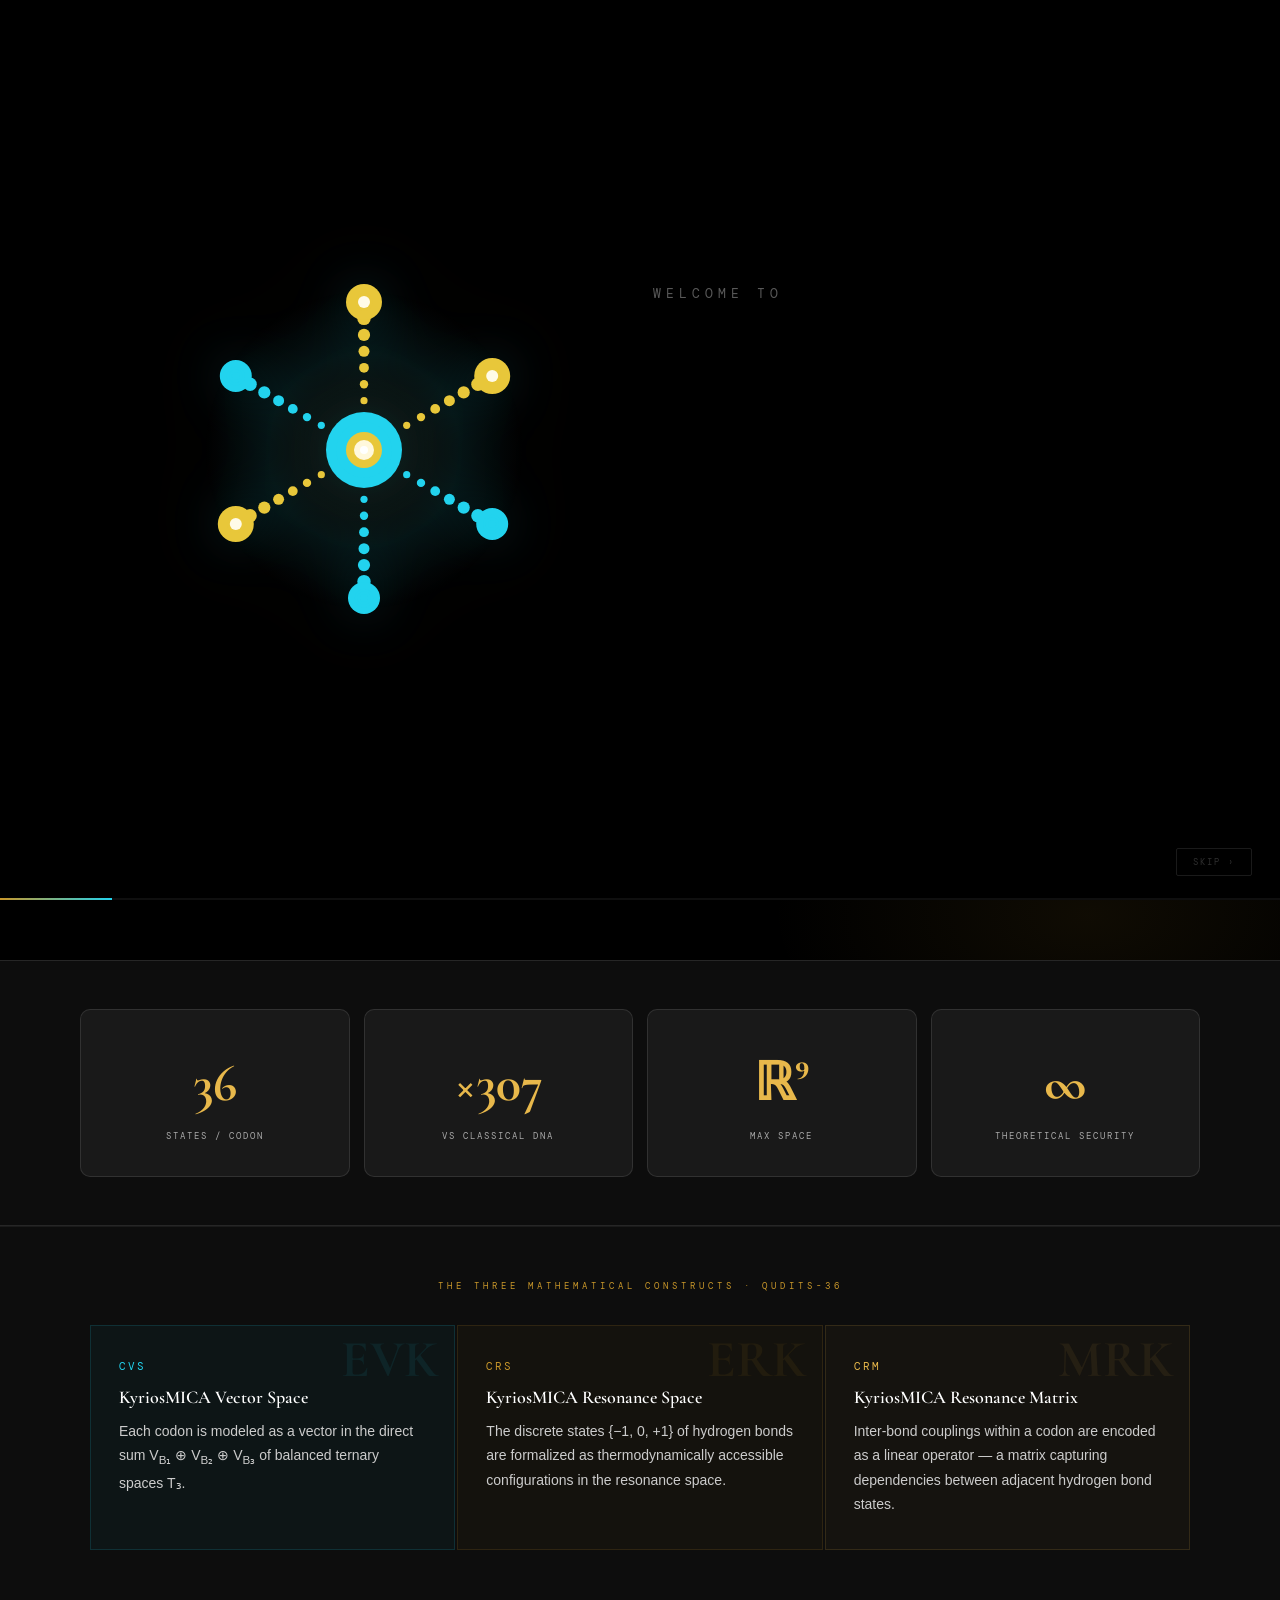
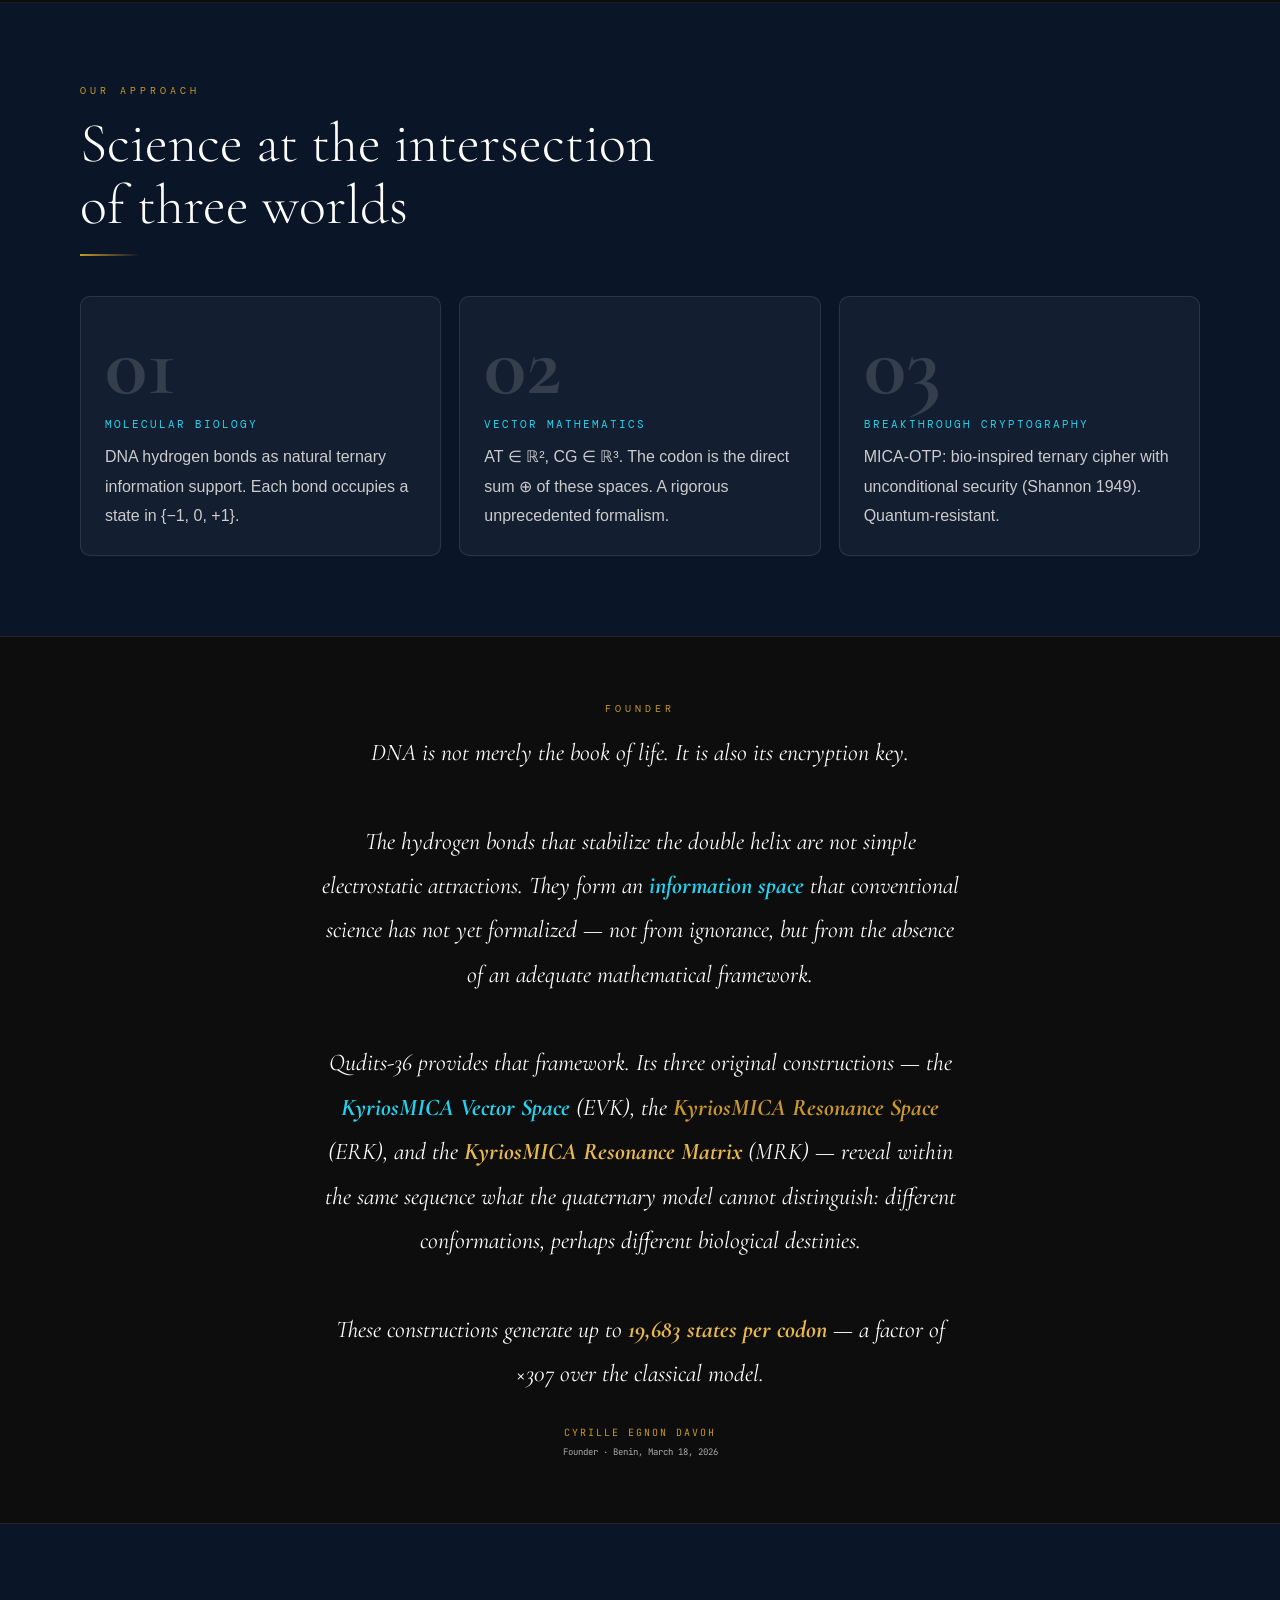
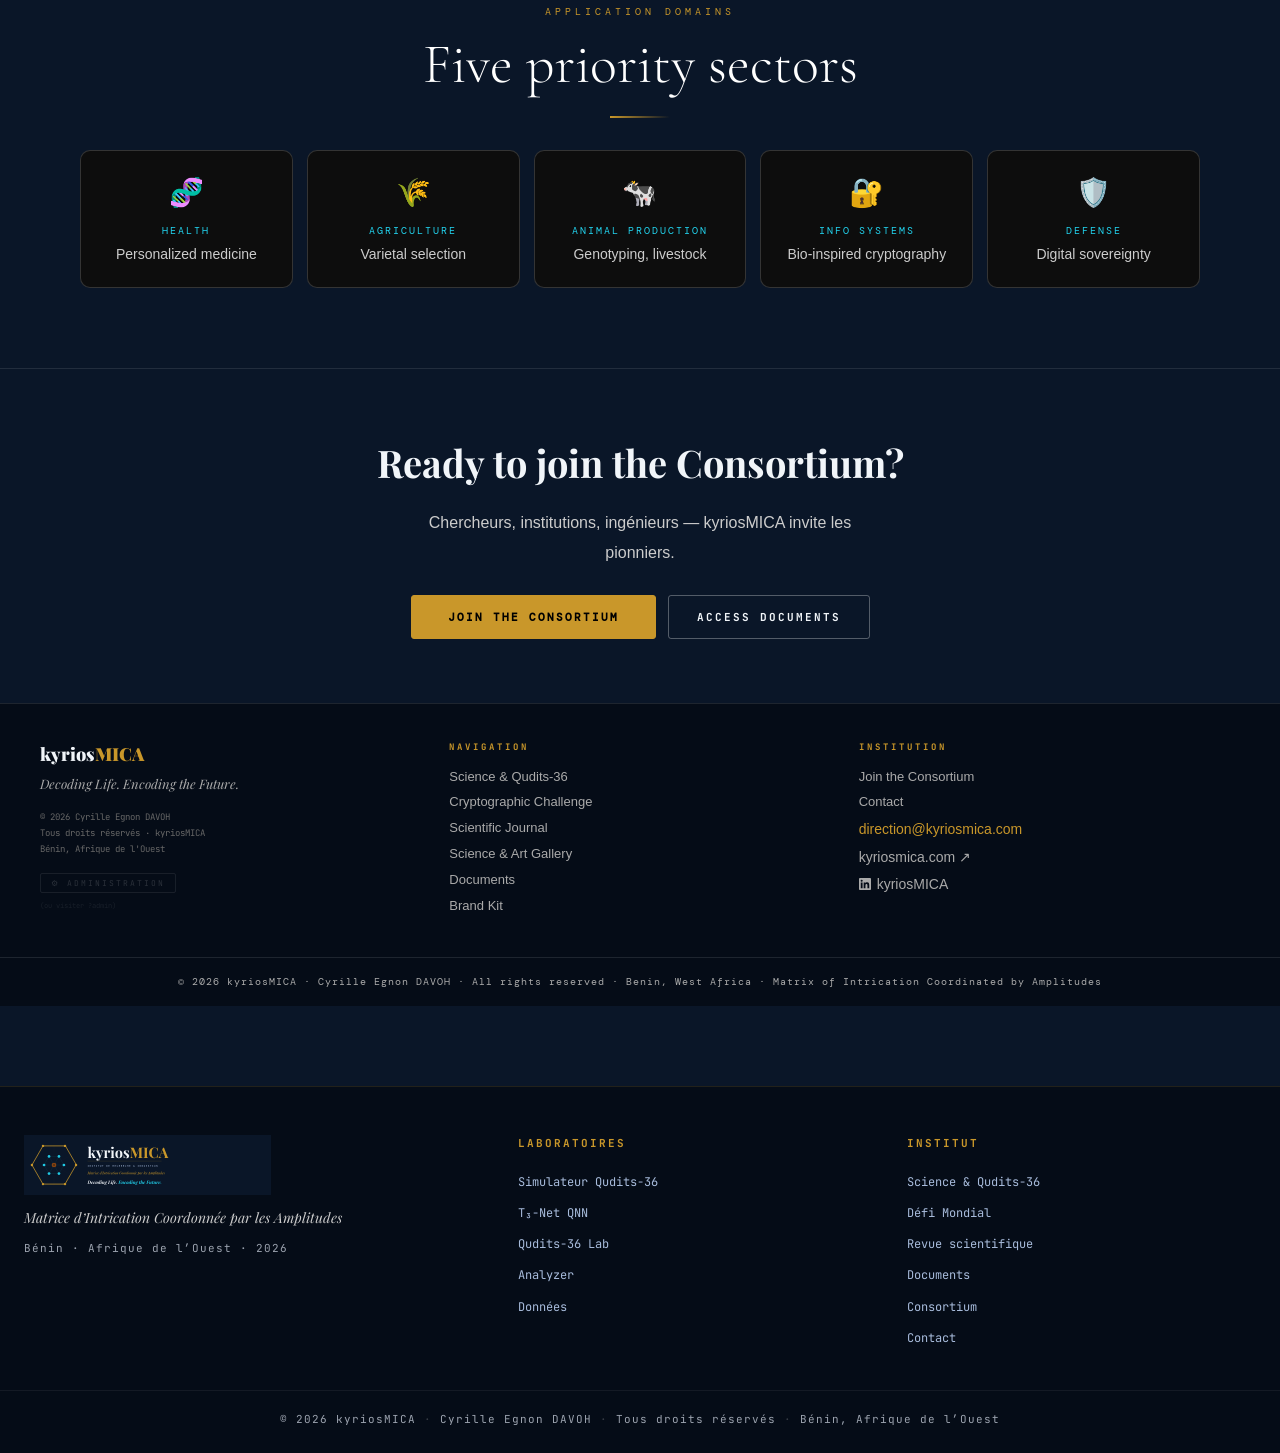
<file: index.html>
<!DOCTYPE html>
<html lang="fr">
<head>
<meta charset="UTF-8"/>
<meta name="viewport" content="width=device-width,initial-scale=1.0"/>
<meta name="author" content="Cyrille Egnon DAVOH"/>
<meta name="copyright" content="© 2026 kyriosMICA — Cyrille Egnon DAVOH. Tous droits réservés."/>
<title>kyriosMICA — Decoding Life. Encoding the Future.</title>
<meta name="description" content="kyriosMICA, Institut de Recherche & Innovation · Bio-Informatique Systémique et Bio-Technologie Quantique. Hypothèse Qudits-36. Bénin, 2026." data-fr="kyriosMICA, Institut de Recherche & Innovation · Bio-Informatique Systémique et Bio-Technologie Quantique. Hypothèse Qudits-36. Bénin, 2026." data-en="kyriosMICA, Research & Innovation Institute · Systemic Bio-Informatics and Quantum Bio-Technology. Qudits-36 hypothesis. Benin, 2026."/>
<meta name="keywords" content="kyriosMICA, bio-informatique, bioinformatique quantique, Qudits-36, ADN, cryptographie, MICA-OTP, Cyrille Egnon DAVOH, Bénin, Afrique"/>
<meta name="robots" content="index, follow"/>
<link rel="canonical" href="https://www.kyriosmica.com/"/>
<meta property="og:title" content="kyriosMICA — Decoding Life. Encoding the Future."/>
<meta property="og:description" content="Institut de Recherche en Bio-Informatique Systémique et Bio-Technologie Quantique. Qudits-36 : 19 683 états par codon. Bénin, 2026."/>
<meta property="og:url" content="https://www.kyriosmica.com/"/>
<meta property="og:type" content="website"/>
<meta property="og:image" content="https://www.kyriosmica.com/assets/logos/logo_primary_EN.png"/>
<meta property="og:site_name" content="kyriosMICA"/>
<meta name="twitter:card" content="summary_large_image"/>
<meta name="twitter:title" content="kyriosMICA — Decoding Life. Encoding the Future."/>
<meta name="twitter:description" content="Institut de Recherche en Bio-Informatique Systémique et Bio-Technologie Quantique. Fondé au Bénin, 2026."/>
<meta name="twitter:image" content="https://www.kyriosmica.com/assets/logos/logo_primary_EN.png"/>

<link rel="icon" type="image/png" href="/assets/logos/logo_icon.png"/>
<link rel="shortcut icon" type="image/png" href="/assets/logos/logo_icon.png"/>
<link rel="apple-touch-icon" href="/assets/logos/logo_icon.png"/>
<meta name="theme-color" content="#000000"/>
<link rel="preconnect" href="https://fonts.googleapis.com"/>
<link rel="preload" href="https://fonts.googleapis.com/css2?family=Cormorant+Garamond:wght@300;700&family=DM+Mono:wght@400&display=swap" as="style"/>
<link href="https://fonts.googleapis.com/css2?family=Cormorant+Garamond:ital,wght@0,300;0,400;0,600;0,700;1,300;1,600&family=DM+Mono:wght@300;400;500;700&family=Libre+Baskerville:ital,wght@0,400;0,700;1,400&display=swap" rel="stylesheet"/>

<!-- ═══════════════════════════════════════════════════════
     FIREBASE SDK
     IMPORTANT : Remplace la config ci-dessous par ta propre
     config Firebase (Firebase Console → Project Settings)
═══════════════════════════════════════════════════════ -->
<script>
// ════════════════════════════════════════════════════════════
//  SYSTÈME DE TÉLÉCHARGEMENT — GitHub Static Files
//  Les fichiers sont dans /documents/ à la racine du dépôt
//
//  NIVEAUX D'ACCÈS :
//  0 = Public (sans identification)
//  1 = Email requis (formulaire portail)
//  2 = Membre approuvé (contact direction uniquement)
// ════════════════════════════════════════════════════════════

const DOCS = {
  // ── NIVEAU 0 — Accès libre ───────────────────────────────
  "KM-DOC-004": {
    file:  "KM-DOC-004_White_Paper_Mathematique.pdf",
    level: 0,
    label: "White Paper Mathématique"
  },
  "KM-DOC-007": {
    file:  "KM-DOC-007_Guide_Technique_Dechiffrement.pdf",
    level: 0,
    label: "Guide Technique de Déchiffrement"
  },
  // ── NIVEAU 1 — Identification email requise ──────────────
  "KM-DOC-001": {
    file:  "KM-DOC-001_Manifeste_Fondateur.pdf",
    level: 0,
    label: "Manifeste Fondateur"
  },
  "KM-DOC-002": {
    file:  "KM-DOC-002_Protocole_MICA.pdf",
    level: 1,
    label: "Protocole MICA"
  },
  "KM-DOC-003": {
    file:  "KM-DOC-003_Rapport_Scientifique.pdf",
    level: 1,
    label: "Rapport Scientifique"
  },
  "KM-DOC-005": {
    file:  "KM-DOC-005_Dossier_Consortium.pdf",
    level: 1,
    label: "Dossier Consortium"
  },
  // ── NIVEAU 2 — Membres approuvés uniquement ──────────────
  "KM-DOC-006": {
    file:  "KM-DOC-006_Plan_Strategique_Master.pdf",
    level: 2,
    label: "Plan Stratégique Master"
  },
};

window.downloadDoc = function(code) {
  const doc = DOCS[code];
  if (!doc) return;

  const userLevel = parseInt(localStorage.getItem('km_level') || '0');

  // ── Niveau 2 : membres approuvés seulement ───────────────
  if (doc.level === 2) {
    showNotif(
      window._lang === 'fr'
        ? '🔒 Réservé aux membres approuvés · Contactez &#100;&#105;&#114;&#101;&#99;&#116;&#105;&#111;&#110;&#64;&#107;&#121;&#114;&#105;&#111;&#115;&#109;&#105;&#99;&#97;&#46;&#99;&#111;&#109;'
        : '🔒 Reserved for approved members · Contact &#100;&#105;&#114;&#101;&#99;&#116;&#105;&#111;&#110;&#64;&#107;&#121;&#114;&#105;&#111;&#115;&#109;&#105;&#99;&#97;&#46;&#99;&#111;&#109;'
    );
    return;
  }

  // ── Niveau 1 : identification requise ────────────────────
  if (doc.level === 1 && userLevel < 1) {
    // Mémoriser le document demandé, ouvrir le portail
    window._pendingDoc = code;
    const gate = document.getElementById('doc-gate');
    if (gate) gate.scrollIntoView({ behavior: 'smooth', block: 'center' });
    showNotif(
      window._lang === 'fr'
        ? 'Identifiez-vous pour télécharger ce document'
        : 'Please identify yourself to download this document'
    );
    return;
  }

  // ── Niveau 0 ou accès déjà accordé : téléchargement direct
  const path = 'documents/' + doc.file;
  const a    = document.createElement('a');
  a.href     = path;
  a.download = doc.file;
  a.target   = '_blank';
  document.body.appendChild(a);
  a.click();
  document.body.removeChild(a);

  showNotif(
    window._lang === 'fr'
      ? '✓ Téléchargement lancé — ' + doc.label
      : '✓ Download started — ' + doc.label
  );
};
</script>

<style>
:root{
  --navy:#0A1628;--deep:#000000;--surface:#0D0D0D;--surf2:#111111;
  --gold:#C9972A;--gold2:#E8B84B;--cyan:#0891B2;--cyan2:#22D3EE;
  --text:#FFFFFF;--muted:#AAAAAA;--dim:#666666;
  --border:#ffffff0f;--border2:#ffffff1a;
  --green:#22c55e;--red:#ef4444;--violet:#8b5cf6;
  --at:#fb923c;--t-neg:#ef4444;--t-zero:#818cf8;--t-pos:#22d3ee;
}
*{margin:0;padding:0;box-sizing:border-box;}
html{scroll-behavior:smooth;}
body{background:var(--deep);color:var(--text);font-family:'Crimson Pro',serif;font-size:18px;line-height:1.7;overflow-x:hidden;visibility:hidden;}
body::before{content:'';position:fixed;inset:0;background-image:url("data:image/svg+xml,%3Csvg viewBox='0 0 200 200' xmlns='http://www.w3.org/2000/svg'%3E%3Cfilter id='n'%3E%3CfeTurbulence type='fractalNoise' baseFrequency='0.85' numOctaves='4'/%3E%3C/filter%3E%3Crect width='100%25' height='100%25' filter='url(%23n)' opacity='0.03'/%3E%3C/svg%3E");pointer-events:none;z-index:999;}
/* grid-bg supprimé */

/* ── NAV ─────────────────────────────────────────────── */
nav{position:fixed;top:0;left:0;right:0;z-index:200;padding:14px 40px;background:#000000f0;backdrop-filter:blur(16px);border-bottom:1px solid var(--border);display:flex;align-items:center;justify-content:space-between;gap:16px;}
.nav-logo{display:flex;align-items:center;gap:8px;text-decoration:none;cursor:pointer;flex-shrink:0;}
.nav-logo-text{font-family:'Playfair Display',serif;font-size:19px;font-weight:900;color:var(--text);}
.nav-logo-text span{color:var(--gold);}
.nav-links{display:flex;gap:20px;align-items:center;flex-wrap:wrap;}
.nav-links a{font-family:'JetBrains Mono',monospace;font-size:10px;letter-spacing:1.5px;text-transform:uppercase;color:#AAAAAA;text-decoration:none;transition:color .2s;cursor:pointer;white-space:nowrap;}
.nav-links a:hover{color:var(--cyan2);}
.nav-right{display:flex;align-items:center;gap:10px;flex-shrink:0;}
.btn-back{font-family:'JetBrains Mono',monospace;font-size:10px;letter-spacing:1px;color:var(--gold);background:var(--gold)11;border:1px solid var(--gold)44;padding:5px 12px;border-radius:3px;cursor:pointer;transition:all .2s;display:none;}
.btn-back:hover{background:var(--gold)22;}
.btn-back.visible{display:block;}
.nav-lang{display:flex;gap:3px;}
.lang-btn{padding:3px 8px;border-radius:3px;cursor:pointer;border:1px solid var(--border2);background:transparent;color:#AAAAAA;font-family:'JetBrains Mono',monospace;font-size:10px;letter-spacing:1px;transition:all .2s;}
.lang-btn.active{background:var(--gold)22;border-color:var(--gold)66;color:var(--gold);}

/* ── PAGES ───────────────────────────────────────────── */
.page{display:none;min-height:100vh;padding-top:60px;}
.page.active{display:block;}

/* ── HERO ────────────────────────────────────────────── */
.hero{min-height:100vh;display:flex;flex-direction:column;align-items:center;justify-content:center;padding:80px clamp(16px,5vw,80px);text-align:center;max-width:100%;}
.hero-tag{font-family:'JetBrains Mono',monospace;font-size:clamp(8px,1.2vw,11px);letter-spacing:2px;text-transform:uppercase;color:var(--cyan2);border:1px solid var(--cyan2)44;padding:5px clamp(10px,2vw,18px);border-radius:2px;max-width:90vw;word-break:break-word;margin-bottom:28px;display:inline-block;animation:fadeUp .8s both;}
.hero h1{font-family:'Playfair Display',serif;font-size:clamp(44px,10vw,96px);font-weight:900;line-height:1.05;letter-spacing:-2px;animation:fadeUp .8s .1s both;width:100%;}
.hero h1 em{color:var(--gold);font-style:normal;}
.hero-slogan{font-family:'Playfair Display',serif;font-size:clamp(17px,3vw,26px);color:#AAAAAA;font-style:italic;margin-top:14px;animation:fadeUp .8s .2s both;letter-spacing:.5px;}
.hero-slogan span{color:var(--gold);}
.hero-eq{display:flex;align-items:center;gap:12px;flex-wrap:wrap;justify-content:center;margin:36px 0;animation:fadeUp .8s .3s both;}
.eq-block{padding:9px 16px;border-radius:6px;border:1px solid var(--border2);background:var(--surface);font-family:'JetBrains Mono',monospace;}
.eq-block .el{color:#AAAAAA;font-size:9px;display:block;margin-bottom:2px;letter-spacing:1px;}
.eq-block .ev{color:var(--cyan2);font-size:13px;font-weight:700;}
.eq-block.gold .ev{color:var(--gold);}
.eq-op{color:var(--dim);font-size:20px;font-family:'JetBrains Mono',monospace;}
.hero-cta{display:flex;gap:12px;flex-wrap:wrap;justify-content:center;animation:fadeUp .8s .4s both;}

/* ── BUTTONS ─────────────────────────────────────────── */
.btn-gold{padding:12px 28px;border-radius:3px;background:var(--gold);color:var(--navy);font-family:'JetBrains Mono',monospace;font-size:11px;font-weight:700;letter-spacing:2px;text-transform:uppercase;border:none;cursor:pointer;transition:all .2s;text-decoration:none;display:inline-block;}
.btn-gold:hover{background:var(--gold2);transform:translateY(-2px);}
.btn-outline{padding:12px 28px;border-radius:3px;background:transparent;color:var(--cyan2);font-family:'JetBrains Mono',monospace;font-size:11px;font-weight:700;letter-spacing:2px;text-transform:uppercase;border:1px solid var(--cyan2)66;cursor:pointer;transition:all .2s;text-decoration:none;display:inline-block;}
.btn-outline:hover{background:var(--cyan2)11;}

/* ── SECTIONS ────────────────────────────────────────── */
.section{padding:80px 40px;max-width:1200px;margin:0 auto;}
.sec-tag{font-family:'JetBrains Mono',monospace;font-size:10px;letter-spacing:3px;text-transform:uppercase;color:var(--gold);display:block;margin-bottom:14px;}
.sec-h2{font-family:'Playfair Display',serif;font-size:clamp(26px,4vw,46px);font-weight:700;line-height:1.1;margin-bottom:18px;}
.divider{width:60px;height:2px;background:linear-gradient(90deg,var(--gold),transparent);margin:0 0 32px;}
.card{background:var(--surface);border:1px solid var(--border2);border-radius:10px;padding:22px;transition:border-color .3s,transform .3s;}
.card:hover{border-color:var(--gold)33;transform:translateY(-3px);}
.card-gold{border-left:3px solid var(--gold);}
.card-cyan{border-left:3px solid var(--cyan2);}
.card-navy{background:var(--navy);border:1px solid var(--gold)33;}

/* ── HOME STATS ──────────────────────────────────────── */
.stats{display:grid;grid-template-columns:repeat(4,1fr);gap:14px;margin-top:40px;}
.stat{text-align:center;padding:24px 14px;background:var(--surface);border-radius:10px;border:1px solid var(--border2);}
.stat-val{font-family:'Playfair Display',serif;font-size:28px;font-weight:900;color:var(--gold);margin-bottom:4px;}
.stat-label{font-family:'JetBrains Mono',monospace;font-size:9px;letter-spacing:2px;color:#AAAAAA;text-transform:uppercase;}
.pillars{display:grid;grid-template-columns:repeat(3,1fr);gap:18px;margin-top:40px;}
.pillar-num{font-family:'Cormorant Garamond',serif;font-size:88px;font-weight:700;color:rgba(255,255,255,0.12);margin-bottom:8px;line-height:1;}
.pillar-title{font-family:'JetBrains Mono',monospace;font-size:10px;letter-spacing:2px;text-transform:uppercase;color:var(--cyan2);margin-bottom:8px;}
.pillar-text{color:#AAAAAA;font-size:15px;}
.sectors{display:grid;grid-template-columns:repeat(5,1fr);gap:14px;margin-top:32px;}
.sector{text-align:center;padding:20px 12px;background:var(--surface);border-radius:10px;border:1px solid var(--border2);transition:border-color .3s;}
.sector:hover{border-color:var(--cyan2)44;}
.sector-icon{font-size:28px;margin-bottom:8px;}
.sector-name{font-family:'JetBrains Mono',monospace;font-size:9px;letter-spacing:1px;text-transform:uppercase;color:var(--cyan2);margin-bottom:4px;}
.sector-desc{color:#AAAAAA;font-size:12px;}

/* ── SCIENCE / SIMULATOR ─────────────────────────────── */
.base-grid{display:grid;grid-template-columns:1fr 1fr;gap:20px;margin:32px 0;}
.base-card{border-radius:10px;padding:24px;border:1px solid;}
.base-card.at{border-color:var(--at)44;background:var(--at)06;}
.base-card.cg{border-color:var(--cyan2)44;background:var(--cyan2)06;}
.base-name{font-family:'Playfair Display',serif;font-size:34px;font-weight:900;margin-bottom:4px;}
.base-card.at .base-name{color:var(--at);}
.base-card.cg .base-name{color:var(--cyan2);}
.base-math{font-family:'JetBrains Mono',monospace;font-size:11px;background:var(--deep);border-radius:8px;padding:12px;color:var(--dim);line-height:2;margin-top:12px;}
.base-math .cv{color:var(--cyan2);}.base-math .gv{color:var(--gold);}
.bond-row{display:flex;align-items:center;gap:8px;margin-top:10px;}
.bond-lbl{font-family:'JetBrains Mono',monospace;font-size:11px;width:22px;font-weight:700;}
.base-card.at .bond-lbl{color:var(--at);}
.base-card.cg .bond-lbl{color:var(--cyan2);}
.bond-bar{flex:1;height:5px;background:#1e293b;border-radius:3px;overflow:hidden;}
.bond-fill{height:100%;border-radius:3px;width:60%;}
.base-card.at .bond-fill{background:linear-gradient(90deg,var(--at)88,var(--at));}
.base-card.cg .bond-fill{background:linear-gradient(90deg,var(--cyan2)88,var(--cyan2));}
.trit{display:inline-block;padding:1px 6px;border-radius:3px;font-family:'JetBrains Mono',monospace;font-size:10px;font-weight:700;}
.t-n{background:#ef444422;color:var(--t-neg);border:1px solid #ef444444;}
.t-z{background:#6366f122;color:var(--t-zero);border:1px solid #6366f144;}
.t-p{background:var(--cyan2)22;color:var(--t-pos);border:1px solid var(--cyan2)44;}
.math-block{background:var(--surface);border-left:3px solid var(--cyan2);padding:12px 18px;font-family:'JetBrains Mono',monospace;font-size:12px;color:var(--cyan2);margin:12px 0;border-radius:0 8px 8px 0;}
.codon-result{background:linear-gradient(135deg,var(--surface),var(--deep));border:1px solid var(--gold)33;border-radius:10px;padding:28px;text-align:center;margin-top:20px;}
.codon-big{font-family:'Playfair Display',serif;font-size:clamp(28px,5vw,58px);font-weight:900;color:var(--gold);}

/* ── SIMULATOR INTERACTIVE ───────────────────────────── */
.sim-box{background:var(--surface);border:1px solid var(--border2);border-radius:12px;padding:24px;margin-top:32px;}
.sim-codon{display:flex;gap:12px;margin:16px 0;overflow-x:auto;padding-bottom:8px;}
.sim-base{background:var(--deep);border-radius:10px;padding:16px;flex-shrink:0;min-width:180px;border:2px solid var(--border2);transition:border-color .2s;}
.sim-base.at-type{border-color:var(--at)44;}
.sim-base.cg-type{border-color:var(--cyan2)44;}
.sim-base-header{display:flex;justify-content:space-between;align-items:flex-start;margin-bottom:10px;}
.sim-base-name{font-family:'Playfair Display',serif;font-size:20px;font-weight:900;}
.sim-type-btns{display:flex;gap:4px;}
.sim-type-btn{padding:3px 8px;border-radius:3px;cursor:pointer;font-family:'JetBrains Mono',monospace;font-size:9px;font-weight:700;border:1px solid var(--border2);background:transparent;color:#AAAAAA;transition:all .15s;}
.sim-type-btn.active-at{border-color:var(--at);background:var(--at)22;color:var(--at);}
.sim-type-btn.active-cg{border-color:var(--cyan2);background:var(--cyan2)22;color:var(--cyan2);}
.sim-bond{display:flex;align-items:center;gap:6px;margin-bottom:8px;}
.sim-bond-name{font-family:'JetBrains Mono',monospace;font-size:10px;font-weight:700;width:22px;}
.sim-bond-bar{flex:1;height:4px;background:#1e293b;border-radius:2px;overflow:hidden;}
.sim-bond-fill{height:100%;border-radius:2px;transition:width .3s,background .3s;}
.sim-trit-btns{display:flex;gap:2px;}
.sim-trit-btn{width:20px;height:20px;border-radius:3px;cursor:pointer;border:1px solid var(--border2);background:transparent;font-size:8px;font-weight:700;font-family:'JetBrains Mono',monospace;display:flex;align-items:center;justify-content:center;transition:all .15s;}
.sim-vec{font-family:'JetBrains Mono',monospace;font-size:10px;color:#AAAAAA;margin-top:8px;text-align:center;}
.sim-summary{display:grid;grid-template-columns:repeat(3,1fr);gap:10px;margin-top:16px;}
.sim-stat{background:var(--deep);border-radius:8px;padding:12px;text-align:center;}
.sim-stat-val{font-family:'JetBrains Mono',monospace;font-size:16px;font-weight:700;margin-bottom:2px;}
.sim-stat-lbl{font-size:10px;color:#AAAAAA;font-family:'JetBrains Mono',monospace;}
.sim-codon-vec{background:var(--deep);border-radius:8px;padding:12px;margin-top:12px;font-family:'JetBrains Mono',monospace;font-size:11px;color:#AAAAAA;word-break:break-all;line-height:1.8;}

/* ── CHALLENGE ───────────────────────────────────────── */
.challenge-box{background:var(--surface);border:1px solid var(--gold)44;border-radius:14px;padding:36px;position:relative;overflow:hidden;}
.challenge-box::before{content:'';position:absolute;top:-50%;left:-50%;width:200%;height:200%;background:radial-gradient(ellipse at center,var(--gold)04,transparent 60%);pointer-events:none;}
.ch-stats{display:grid;grid-template-columns:repeat(3,1fr);gap:14px;margin:24px 0;}
.ch-stat{background:var(--deep);border-radius:8px;padding:16px;text-align:center;border:1px solid var(--border2);}
.ch-stat-val{font-family:'Playfair Display',serif;font-size:22px;font-weight:900;color:var(--gold);margin-bottom:3px;}
.ch-stat-lbl{font-family:'JetBrains Mono',monospace;font-size:9px;letter-spacing:2px;color:#AAAAAA;text-transform:uppercase;}
.countdown{display:grid;grid-template-columns:repeat(4,1fr);gap:10px;margin:20px 0;}
.cd-unit{background:var(--navy);border:1px solid var(--gold)33;border-radius:8px;padding:14px;text-align:center;}
.cd-val{font-family:'Playfair Display',serif;font-size:26px;font-weight:900;color:var(--gold);}
.cd-lbl{font-family:'JetBrains Mono',monospace;font-size:9px;color:#AAAAAA;letter-spacing:2px;text-transform:uppercase;}
.cipher-display{background:var(--deep);border-radius:8px;padding:16px;font-family:'JetBrains Mono',monospace;font-size:10px;color:var(--dim);word-break:break-all;line-height:1.8;border:1px solid var(--border2);margin:16px 0;max-height:110px;overflow-y:auto;}

/* ── REVUE ───────────────────────────────────────────── */
.article-grid{display:grid;grid-template-columns:repeat(2,1fr);gap:20px;margin-top:32px;}
.article-card{background:var(--surface);border:1px solid var(--border2);border-radius:10px;overflow:hidden;transition:all .3s;cursor:pointer;}
.article-card:hover{border-color:var(--gold)44;transform:translateY(-4px);}
.article-img{height:140px;display:flex;align-items:center;justify-content:center;font-size:44px;}
.article-body{padding:18px;}
.article-tag{font-family:'JetBrains Mono',monospace;font-size:9px;letter-spacing:2px;text-transform:uppercase;color:var(--cyan2);margin-bottom:6px;}
.article-title{font-family:'Playfair Display',serif;font-size:18px;font-weight:700;margin-bottom:6px;line-height:1.3;}
.article-excerpt{color:#AAAAAA;font-size:14px;line-height:1.6;}
.article-meta{font-family:'JetBrains Mono',monospace;font-size:9px;color:var(--dim);margin-top:10px;}

/* ── GALERIE ─────────────────────────────────────────── */
.gallery-grid{display:grid;grid-template-columns:repeat(3,1fr);gap:14px;margin-top:32px;}
.gallery-item{border-radius:10px;overflow:hidden;border:1px solid var(--border2);transition:all .3s;cursor:pointer;}
.gallery-item:hover{border-color:var(--gold)44;transform:scale(1.02);}
.gallery-visual{height:160px;display:flex;align-items:center;justify-content:center;}
.gallery-cap{padding:12px;background:var(--surface);}
.gallery-cap-title{font-family:'JetBrains Mono',monospace;font-size:10px;letter-spacing:1px;color:var(--text);margin-bottom:3px;}
.gallery-cap-sub{font-size:12px;color:#AAAAAA;}

/* ── DOCUMENTS ───────────────────────────────────────── */
.doc-gate{background:var(--surface);border:1px solid var(--gold)33;border-radius:14px;padding:36px;max-width:520px;margin:32px auto;}
.doc-gate h3{font-family:'Playfair Display',serif;font-size:22px;font-weight:700;margin-bottom:8px;}
.form-group{margin-bottom:14px;}
.form-label{font-family:'JetBrains Mono',monospace;font-size:10px;letter-spacing:2px;color:#AAAAAA;display:block;margin-bottom:5px;text-transform:uppercase;}
.form-input,.form-select{width:100%;background:var(--deep);border:1px solid var(--border2);border-radius:6px;padding:9px 13px;color:var(--text);font-size:14px;outline:none;font-family:'Crimson Pro',serif;transition:border-color .2s;}
.form-input:focus,.form-select:focus{border-color:var(--gold)66;}
.doc-grid{display:grid;grid-template-columns:repeat(2,1fr);gap:14px;margin-top:28px;}
.doc-card{background:var(--surface);border:1px solid var(--border2);border-radius:10px;padding:18px;display:flex;flex-direction:column;gap:8px;transition:border-color .3s;}
.doc-card:hover{border-color:var(--cyan2)44;}
.doc-card.public{border-color:var(--green)22;}
.doc-card.restricted{border-color:var(--gold)22;}
.doc-code{font-family:'JetBrains Mono',monospace;font-size:9px;color:var(--gold);letter-spacing:1px;}
.doc-badge{font-family:'JetBrains Mono',monospace;font-size:8px;padding:2px 6px;border-radius:2px;letter-spacing:1px;}
.doc-badge.pub{background:var(--green)22;color:var(--green);border:1px solid var(--green)44;}
.doc-badge.res{background:var(--gold)22;color:var(--gold);border:1px solid var(--gold)44;}
.doc-title{font-family:'Playfair Display',serif;font-size:15px;font-weight:700;}
.doc-desc{color:#AAAAAA;font-size:12px;flex:1;}
.doc-dl-btn{font-family:'JetBrains Mono',monospace;font-size:10px;cursor:pointer;letter-spacing:1px;background:none;border:none;padding:0;transition:color .2s;text-align:left;}
.doc-dl-btn.pub{color:var(--green);}
.doc-dl-btn.pub:hover{color:var(--cyan2);}
.doc-dl-btn.res{color:var(--gold);}
.doc-dl-btn.res:hover{color:var(--gold2);}

/* ── CONSORTIUM ──────────────────────────────────────── */
.levels-grid{display:grid;grid-template-columns:repeat(4,1fr);gap:14px;margin:32px 0;}
.level-card{border-radius:10px;padding:20px;border:1px solid var(--border2);transition:all .3s;text-align:center;}
.level-card:hover{transform:translateY(-4px);}
.l1{border-color:#AAAAAA44;background:#64748b06;}
.l2{border-color:var(--cyan2)44;background:var(--cyan2)06;}
.l3{border-color:var(--gold)44;background:var(--gold)06;}
.l4{border-color:var(--violet)44;background:var(--violet)06;}
.level-num{font-family:'Playfair Display',serif;font-size:32px;font-weight:900;margin-bottom:6px;}
.l1 .level-num{color:#AAAAAA;}.l2 .level-num{color:var(--cyan2);}.l3 .level-num{color:var(--gold);}.l4 .level-num{color:var(--violet);}
.level-name{font-family:'JetBrains Mono',monospace;font-size:9px;letter-spacing:2px;text-transform:uppercase;margin-bottom:8px;}
.l1 .level-name{color:#AAAAAA;}.l2 .level-name{color:var(--cyan2);}.l3 .level-name{color:var(--gold);}.l4 .level-name{color:var(--violet);}
.level-desc{color:#AAAAAA;font-size:13px;}

/* ── CONTACT ─────────────────────────────────────────── */
.contact-grid{display:grid;grid-template-columns:1fr 1fr;gap:32px;margin-top:32px;align-items:start;}
.contact-form{background:var(--surface);border-radius:14px;padding:32px;border:1px solid var(--border2);}
.contact-info{display:flex;flex-direction:column;gap:16px;}
.contact-item{background:var(--surface);border-radius:10px;padding:18px;border:1px solid var(--border2);}
.contact-item-label{font-family:'JetBrains Mono',monospace;font-size:9px;letter-spacing:2px;color:var(--gold);text-transform:uppercase;margin-bottom:5px;}
.contact-item-val{font-size:14px;color:var(--text);}
textarea.form-input{height:110px;resize:vertical;}

/* ── BRAND KIT ───────────────────────────────────────── */
.palette-grid{display:grid;grid-template-columns:repeat(6,1fr);gap:10px;margin:24px 0;}
.swatch{border-radius:8px;overflow:hidden;border:1px solid var(--border2);}
.swatch-color{height:64px;}
.swatch-info{padding:8px 10px;background:var(--surface);}
.swatch-name{font-family:'JetBrains Mono',monospace;font-size:8px;color:var(--text);margin-bottom:2px;}
.swatch-hex{font-family:'JetBrains Mono',monospace;font-size:8px;color:#AAAAAA;}
.swatch-copy-btn{font-family:'JetBrains Mono',monospace;font-size:8px;color:var(--gold);cursor:pointer;background:none;border:none;display:block;margin-top:3px;}
.logo-dl-grid{display:grid;grid-template-columns:repeat(2,1fr);gap:14px;margin:24px 0;}
.logo-dl-card{background:var(--surface);border:1px solid var(--border2);border-radius:10px;overflow:hidden;transition:border-color .3s;}
.logo-dl-card:hover{border-color:var(--gold)44;}
.logo-preview{height:90px;display:flex;align-items:center;justify-content:center;padding:14px;}
.logo-preview.dk{background:var(--navy);}
.logo-preview.lt{background:#F1F5F9;}
.logo-preview.sl{background:#050D1A;}
.logo-preview.ic{background:var(--navy);}
.logo-dl-info{padding:12px;}
.logo-dl-name{font-family:'JetBrains Mono',monospace;font-size:10px;font-weight:700;color:var(--text);margin-bottom:3px;}
.logo-dl-desc{color:#AAAAAA;font-size:12px;margin-bottom:8px;}

/* ── MODAL ───────────────────────────────────────────── */
.modal-overlay{position:fixed;inset:0;background:#00000088;backdrop-filter:blur(8px);z-index:500;display:none;align-items:center;justify-content:center;padding:20px;}
.modal-overlay.open{display:flex;}
.modal{background:var(--navy);border:1px solid var(--gold)44;border-radius:14px;padding:36px;max-width:460px;width:100%;max-height:90vh;overflow-y:auto;position:relative;}
.modal-close{position:absolute;top:14px;right:18px;background:none;border:none;color:#AAAAAA;font-size:18px;cursor:pointer;}
.article-modal{max-width:660px;}

/* ── NOTIF ───────────────────────────────────────────── */
.notif{position:fixed;bottom:20px;right:20px;background:var(--surface);border:1px solid var(--gold)44;border-radius:8px;padding:12px 18px;font-family:'JetBrains Mono',monospace;font-size:11px;color:var(--gold);z-index:600;transform:translateY(80px);opacity:0;transition:all .3s;}
.notif.show{transform:translateY(0);opacity:1;}

/* ── COPYRIGHT BAR ───────────────────────────────────── */
.copyright-bar{text-align:center;padding:16px;border-top:1px solid var(--border);font-family:'JetBrains Mono',monospace;font-size:10px;color:var(--dim);letter-spacing:1px;background:var(--deep);}

/* ── FOOTER ──────────────────────────────────────────── */
footer{border-top:1px solid var(--border);padding:36px 40px;display:grid;grid-template-columns:1fr 1fr 1fr;gap:28px;background:var(--deep);}
.footer-brand .logo-text{font-family:'Playfair Display',serif;font-size:18px;font-weight:900;}
.footer-brand .logo-text span{color:var(--gold);}
.footer-brand .slogan{font-family:'Playfair Display',serif;font-style:italic;font-size:13px;color:#AAAAAA;margin-top:5px;}
.footer-col h4{font-family:'JetBrains Mono',monospace;font-size:9px;letter-spacing:3px;text-transform:uppercase;color:var(--gold);margin-bottom:12px;}
.footer-col a{display:block;font-size:13px;color:#AAAAAA;text-decoration:none;margin-bottom:5px;transition:color .2s;cursor:pointer;}
.footer-col a:hover{color:var(--cyan2);}

/* ── ANIMATIONS ──────────────────────────────────────── */
@keyframes fadeUp{from{opacity:0;transform:translateY(22px);}to{opacity:1;transform:translateY(0);}}
.reveal{opacity:0;transform:translateY(24px);transition:opacity .8s,transform .8s;}
.reveal.visible{opacity:1;transform:translateY(0);}

/* ── RESPONSIVE ──────────────────────────────────────── */
@media(max-width:900px){
  nav{padding:12px 16px;}
  .nav-links{gap:12px;}
  .nav-links a{font-size:9px;}
}
@media(max-width:700px){
  .nav-links{display:none;}
  .hero{padding:60px 20px;}
  .section{padding:48px 20px;}
  .stats,.pillars,.sectors,.base-grid,.article-grid,.gallery-grid,.doc-grid,.levels-grid,.contact-grid,.ch-stats,.countdown,.palette-grid,.logo-dl-grid{grid-template-columns:1fr;}
  .hero-eq{gap:8px;}
  .sim-codon{flex-direction:column;}
  footer{grid-template-columns:1fr;padding:24px 20px;}
}

/* ═══════════════════════════════════════════════════════════
   KYRIOSMICA v3 — OVERRIDE VISUEL COMPLET
   Contraste maximal · Typographie raffinée · Finesse éditoriale
═══════════════════════════════════════════════════════════ */

/* 1. VARIABLES CORRIGÉES — CONTRASTE MAXIMUM */
:root{
  /* Textes — parfaitement lisibles */
  --text:    #FFFFFF;
  --muted:   #A8BCDC;
  --dim:     #6B84A8;
  --surface: #0d1a2e;
  --surf2:   #102040;
  --border:  rgba(255,255,255,0.10);
  --border2: rgba(255,255,255,0.17);
  --at:      #FFA040;
}

/* 2. TYPOGRAPHIE PRINCIPALE — Cormorant Garamond */
body{
  font-family:"Libre Baskerville",Georgia,serif;
  font-size:17px;
  line-height:1.85;
  color:#F0F6FF;
  background:#000000;
}

/* 3. HERO — Gradient dramatique + textes lumineux */
.hero{
  background:
    radial-gradient(ellipse 90% 60% at 50% -10%, rgba(8,145,178,0.18) 0%, transparent 65%),
    radial-gradient(ellipse 50% 40% at 80% 100%, rgba(201,151,42,0.10) 0%, transparent 55%),
    #000000;
  min-height:100vh;
}
.hero h1{
  font-family:"Cormorant Garamond",serif;
  font-size:clamp(52px,9vw,100px);
  font-weight:300;
  letter-spacing:-2px;
  color:#FFFFFF;
  line-height:1.0;
}
.hero h1 em{
  color:#E8B84B;
  font-style:normal;
  font-weight:700;
}
.hero-slogan{
  font-family:"Cormorant Garamond",serif;
  font-size:clamp(20px,3vw,30px);
  color:#CCCCCC;
  font-style:italic;
  font-weight:300;
}
.hero-slogan span{color:#E8B84B;font-style:normal;font-weight:600;}
.hero-tag{
  font-family:"DM Mono",monospace;
  font-size:10.5px;letter-spacing:3.5px;
  color:#22D3EE;
  border-color:rgba(34,211,238,0.35);
  padding:8px 22px;
}
.eq-block{
  background:rgba(255,255,255,0.05);
  border-color:rgba(255,255,255,0.15);
  backdrop-filter:blur(8px);
}
.eq-block .el{color:#AAAAAA;font-size:10px;letter-spacing:2px;}
.eq-block .ev{color:#22D3EE;font-size:16px;}
.eq-block.gold .ev{color:#E8B84B;}
.eq-op{color:#2a3a55;font-size:24px;}

/* 4. NAVIGATION */
nav{
  background:rgba(0,0,0,0.95);
  border-bottom-color:rgba(201,151,42,0.2);
  height:66px;
}
.nav-logo-text{
  font-family:"Cormorant Garamond",serif;
  font-size:22px;font-weight:700;
  color:#FFFFFF;
}
.nav-links a{
  font-family:"DM Mono",monospace;
  font-size:10px;letter-spacing:1.8px;
  color:#AAAAAA;
}
.nav-links a:hover{color:#FFFFFF;background:rgba(255,255,255,0.07);}

/* 5. SECTIONS — Titres dramatiques */
.sec-h2{
  font-family:"Cormorant Garamond",serif;
  font-size:clamp(32px,5vw,56px);
  font-weight:300;
  color:#FFFFFF;
  line-height:1.1;
}
.sec-tag{
  font-family:"DM Mono",monospace;
  font-size:10px;letter-spacing:4px;color:#C9972A;
}

/* 6. PILLIERS */
.pillar-text{color:#CCCCCC;font-size:16px;line-height:1.85;}
.pillar-title{color:#22D3EE;font-family:"DM Mono",monospace;font-size:10.5px;}
.pillar-num{color:rgba(255,255,255,0.14) !important;font-family:"Cormorant Garamond",serif !important;font-size:88px !important;}

/* 7. CARTES — Meilleures surfaces */
.card{
  background:rgba(255,255,255,0.05);
  border-color:rgba(255,255,255,0.10);
}
.card:hover{
  background:rgba(255,255,255,0.07);
  border-color:rgba(201,151,42,0.3);
}
.card-gold{border-left-color:#C9972A;border-left-width:3px;}
.card-cyan{border-left-color:#22D3EE;border-left-width:3px;}
.card-navy{background:#0A1628;border-color:rgba(201,151,42,0.25);}

/* 8. STATISTIQUES */
.stat{
  background:rgba(255,255,255,0.05);
  border-color:rgba(255,255,255,0.10);
  padding:32px 16px;
}
.stat-val{
  font-family:"Cormorant Garamond",serif;
  font-size:52px;font-weight:700;
  color:#E8B84B;
}
.stat-label{color:#AAAAAA;letter-spacing:2px;}

/* 9. TOUS LES TEXTES DE CORPS */
p,.pillar-text,.article-excerpt,.doc-desc,
.level-desc,.sector-desc,.page-lead,.ch-desc{
  color:#CCCCCC;
  line-height:1.85;
}

/* 10. TITRES H1 PAGES */
.page-h1, .sec-h2{
  font-family:"Cormorant Garamond",serif;
  font-weight:300;
  color:#FFFFFF;
}
.page-h1 em, .sec-h2 em{
  color:#E8B84B;
  font-style:italic;
}

/* 11. HERO DES PAGES */
.page-hero, .challenge-hero{
  background:
    radial-gradient(ellipse 70% 50% at 50% 0%,rgba(8,145,178,0.12),transparent 70%),
    #000000;
  padding:140px 52px 80px;
  text-align:center;
}
.page-eyebrow{
  font-family:"DM Mono",monospace;
  font-size:10px;letter-spacing:4px;
  color:#22D3EE;
  border-color:rgba(34,211,238,0.3);
  display:inline-block;
  padding:7px 20px;
  border-radius:2px;
  margin-bottom:28px;
}

/* 12. FORMULAIRES */
.form-lbl{
  font-family:"DM Mono",monospace;
  font-size:10px;letter-spacing:2px;
  color:#AAAAAA;
}
.form-input,.form-select{
  background:rgba(0,0,0,0.35);
  border-color:rgba(255,255,255,0.15);
  color:#FFFFFF;
  font-family:"Libre Baskerville",serif;
}
.form-input::placeholder{color:#445577;}
.form-input:focus,.form-select:focus{border-color:rgba(201,151,42,0.5);}
.form-select option{background:#0A1628;}

/* 13. ARTICLES */
.article-h3,.article-title{
  font-family:"Cormorant Garamond",serif;
  font-size:22px;font-weight:600;
  color:#FFFFFF;line-height:1.3;
}
.article-tag{
  font-family:"DM Mono",monospace;
  font-size:9px;letter-spacing:2px;color:#22D3EE;
}
.article-excerpt{color:#CCCCCC;}
.article-meta{color:#445577;font-family:"DM Mono",monospace;font-size:10px;}

/* 14. DOCUMENTS */
.doc-title{
  font-family:"Cormorant Garamond",serif;
  font-size:17px;font-weight:600;color:#FFFFFF;
}
.doc-code,.doc-code-ref{
  font-family:"DM Mono",monospace;
  font-size:9px;color:#C9972A;letter-spacing:1.5px;
}
.doc-desc{color:#CCCCCC;}
.doc-dl-btn{font-family:"DM Mono",monospace;}

/* 15. NIVEAUX CONSORTIUM */
.level-num{
  font-family:"Cormorant Garamond",serif;
  font-size:72px;font-weight:700;line-height:1;
}
.level-title{
  font-family:"DM Mono",monospace;
  font-size:10px;letter-spacing:2px;text-transform:uppercase;
}
.level-desc{color:#CCCCCC;font-size:15px;line-height:1.8;}

/* 16. CONTACT */
.contact-item-val{font-size:16px;color:#FFFFFF;}
.contact-item-label{
  font-family:"DM Mono",monospace;
  font-size:9px;letter-spacing:2px;color:#C9972A;
}

/* 17. CHALLENGE */
.ch-stat-val{
  font-family:"Cormorant Garamond",serif;
  font-size:36px;font-weight:700;color:#E8B84B;
}
.ch-stat-lbl{color:#AAAAAA;font-family:"DM Mono",monospace;font-size:9px;}
.cd-val{
  font-family:"Cormorant Garamond",serif;
  font-size:44px;font-weight:700;color:#E8B84B;
}
.cd-lbl{color:#AAAAAA;font-family:"DM Mono",monospace;font-size:9px;}
.cipher-box{
  background:rgba(0,0,0,0.45);
  color:rgba(255,255,255,0.35);
  font-family:"DM Mono",monospace;
  font-size:11px;line-height:2;
}
.metadata-box{
  background:rgba(0,0,0,0.35);
  font-family:"DM Mono",monospace;
  font-size:11px;color:#445577;line-height:2;
}
.metadata-box span{color:#AAAAAA;}

/* 18. QUOTE */
.quote-text{
  font-family:"Cormorant Garamond",serif;
  font-size:clamp(22px,3.5vw,36px);
  font-weight:300;font-style:italic;
  color:#FFFFFF;line-height:1.5;
}
.quote-text strong{color:#E8B84B;font-style:normal;font-weight:600;}
.quote-author{
  font-family:"DM Mono",monospace;
  font-size:11px;letter-spacing:3px;color:#C9972A;
}
.quote-role{color:#AAAAAA;font-family:"DM Mono",monospace;font-size:10px;}

/* 19. FOOTER */
.footer-brand-name{
  font-family:"Cormorant Garamond",serif;
  font-size:28px;font-weight:700;color:#FFFFFF;
}
.footer-slogan{
  font-family:"Cormorant Garamond",serif;
  font-size:16px;font-style:italic;color:#AAAAAA;
}
.footer-copy{color:#2a3a55;font-family:"DM Mono",monospace;font-size:10px;line-height:2;}
.footer-link{color:#AAAAAA;font-size:15px;}
.footer-link:hover{color:#FFFFFF;}
.copyright-bar{color:#2a3a55;font-family:"DM Mono",monospace;font-size:10px;}

/* 20. SIMULATEUR */
.sim-title{
  font-family:"Cormorant Garamond",serif;
  font-size:26px;font-weight:600;color:#FFFFFF;
}
.sim-eyebrow{
  font-family:"DM Mono",monospace;
  font-size:9px;letter-spacing:4px;color:#C9972A;
}
.sim-desc{color:#CCCCCC;}
.sim-vec-label{color:#AAAAAA;font-family:"DM Mono",monospace;font-size:10px;}

/* 21. SECTEURS */
.sector-name{
  font-family:"DM Mono",monospace;
  font-size:10px;letter-spacing:2px;color:#22D3EE;
}
.sector-desc{color:#CCCCCC;font-size:14px;line-height:1.7;}

/* 22. CITATION SECTION */
.quote-section{
  background:#0A1628;
  border-top:1px solid rgba(201,151,42,0.18);
  border-bottom:1px solid rgba(201,151,42,0.18);
}

/* 23. BRAND KIT */
.swatch-name{font-family:"DM Mono",monospace;font-size:9px;color:#FFFFFF;}
.swatch-hex{font-family:"DM Mono",monospace;font-size:9px;color:#AAAAAA;}
.logo-dl-name{font-family:"DM Mono",monospace;font-size:11px;color:#FFFFFF;font-weight:500;}
.logo-dl-desc{color:#CCCCCC;}

/* 24. BASE SCIENCE */
.base-letters{
  font-family:"Cormorant Garamond",serif;
  font-size:52px;font-weight:700;line-height:1;
}
.base-subtitle{color:#AAAAAA;font-family:"DM Mono",monospace;font-size:10px;letter-spacing:2px;}
.base-notation{color:#AAAAAA;font-family:"DM Mono",monospace;font-size:12px;}
.base-formula{color:#445577;font-family:"DM Mono",monospace;}
.base-formula .cv{color:#22D3EE;}
.base-formula .gv{color:#E8B84B;}

/* 25. CODON */
.codon-big{
  font-family:"Cormorant Garamond",serif;
  font-size:clamp(48px,8vw,88px);
  font-weight:700;color:#E8B84B;
}
.codon-sub{color:#AAAAAA;font-family:"DM Mono",monospace;font-size:12px;letter-spacing:2px;}
.formula-block{color:#22D3EE;font-family:"DM Mono",monospace;font-size:14px;}

/* 26. PORTAL DOCS */
.doc-gate-title{
  font-family:"Cormorant Garamond",serif;
  font-size:28px;font-weight:600;color:#FFFFFF;
}
.doc-gate-desc{color:#CCCCCC;}
.doc-level-title{font-family:"DM Mono",monospace;font-size:9px;letter-spacing:2px;}
.access-banner{color:#FFFFFF;border-color:rgba(34,211,238,0.2);}

/* 27. MODAL */
.modal{background:#0A1628;border-color:rgba(201,151,42,0.25);}
.modal-eyebrow{font-family:"DM Mono",monospace;font-size:9px;letter-spacing:2px;color:#22D3EE;}
.modal-title{
  font-family:"Cormorant Garamond",serif;
  font-size:26px;font-weight:600;color:#FFFFFF;
}
.modal-desc{color:#CCCCCC;}
.modal-body-text{color:#CCCCCC;font-size:16px;line-height:1.85;}
.modal-formula{
  background:rgba(8,145,178,0.08);
  border-left-color:#22D3EE;
  font-family:"DM Mono",monospace;font-size:13px;color:#22D3EE;
}
.modal-footer-note{color:#445577;font-family:"DM Mono",monospace;font-size:10px;}

/* 28. FORM NOTE */
.form-note{color:#445577;font-family:"DM Mono",monospace;font-size:10px;}

/* 29. BUTTONS RAFFINÉS */
.btn-gold{
  background:#C9972A;color:#000000;
  font-family:"DM Mono",monospace;font-size:11px;font-weight:500;
  letter-spacing:2px;padding:14px 36px;
  transition:all .25s;
}
.btn-gold:hover{background:#E8B84B;transform:translateY(-2px);box-shadow:0 8px 32px rgba(201,151,42,0.3);}
.btn-outline{color:#22D3EE;border-color:rgba(34,211,238,0.35);}
.btn-outline:hover{background:rgba(34,211,238,0.09);border-color:#22D3EE;}

/* 30. NOTIF */
.notif{
  background:#0A1628;
  border-color:rgba(201,151,42,0.3);
  font-family:"DM Mono",monospace;
  font-size:11px;color:#E8B84B;
}

/* 31. CONS FORM TITLE */
.cons-form-h3{
  font-family:"Cormorant Garamond",serif;
  font-size:30px;font-weight:600;color:#FFFFFF;
}
.cons-form-desc{color:#CCCCCC;}

/* 32. FOOTER BRANDING */
.footer-col-title{
  font-family:"DM Mono",monospace;
  font-size:9px;letter-spacing:3px;color:#C9972A;
}


/* ══════════════════════════════════════════════════════
   FINAL POLISH — Noir pur · Blanc · Or · Cyan
══════════════════════════════════════════════════════ */
:root{
  --text:#FFFFFF; --text2:#FFFFFF; --text3:#CCCCCC;
  --muted:#AAAAAA; --dim:#666666;
  --deep:#000000; --surface:#0D0D0D; --surf2:#111111;
  --navy2:#0A0A0A;
  --border:rgba(255,255,255,0.10);
  --border2:rgba(255,255,255,0.16);
}
body{ background:#000000; color:#FFFFFF; font-size:17px; line-height:1.85; }

/* Backgrounds noirs */
.hero,.page-hero,.challenge-hero,.quote-section,.stats-band,
.km-footer,.pillars-section,.sectors-section,.content-section,
.modal,.challenge-box,.cons-form,.contact-form-wrap,
.doc-gate,.sim-wrapper,.base-card,.codon-result{ background-color:#000000; }

.quote-section{ background:#080808; }
.stats-band{ background:#080808; }
.km-footer{ background:#050505; }

/* Textes blancs stricts */
h1,h2,h3,.hero h1,.page-h1,.sec-h2,.stat-number,.codon-big,
.article-h3,.doc-title,.level-num,.ch-stat-val,.cd-val,
.quote-text,.footer-brand-name,.modal-title,.cons-form-h3,
.doc-gate-title,.sim-title{ color:#FFFFFF !important; }

/* Corps de texte */
p,.pillar-text,.article-excerpt,.doc-desc,.level-desc,
.sector-desc,.page-lead,.ch-desc,.base-subtitle,.modal-desc,
.cons-form-desc,.doc-gate-desc,.contact-info-val{ color:#CCCCCC !important; }

/* Labels techniques */
.sec-tag,.section-super,.page-eyebrow,.hero-tag,.sim-eyebrow,
.article-tag,.doc-badge,.form-lbl,.footer-col-title,
.stat-label,.cd-lbl,.ch-stat-lbl,.sim-stat-lbl,
.cipher-label,.swatch-name,.logo-dl-name,
.contact-info-label,.quote-author{ 
  font-family:'DM Mono',monospace !important;
}
.sec-tag,.section-super,.footer-col-title,.contact-info-label,
.sim-eyebrow{ color:#C9972A !important; }
.page-eyebrow,.hero-tag,.article-tag{ color:#22D3EE !important; }

/* Muted text */
.hero-slogan,.footer-slogan,.article-meta,.doc-code-ref,
.base-notation,.form-note,.copyright-bar,.footer-copy,
.quote-role,.footer-link,.nav-link{ color:#AAAAAA !important; }

/* Accent couleurs préservés */
.hero h1 em,.hero h1 strong,
.footer-brand-name em{ color:#C9972A !important; }
.eq-block .ev{ color:#22D3EE !important; }
.eq-block.gold .ev{ color:#E8B84B !important; }
.stat-val,.stat-number,.ch-stat-val,.cd-val,.codon-big{ color:#E8B84B !important; }
.formula-block{ color:#22D3EE !important; border-left-color:#22D3EE !important; }

/* Cartes et surfaces */
.card,.pillar,.sector-card,.article-card,.doc-card,
.level-card,.sim-stat,.ch-stat,.cd-unit,.contact-info-item,
.swatch-card,.logo-dl-card,.gallery-item{
  background:rgba(255,255,255,0.04) !important;
  border-color:rgba(255,255,255,0.10) !important;
}
.card:hover,.pillar:hover,.sector-card:hover,
.article-card:hover,.doc-card:hover{ 
  background:rgba(255,255,255,0.07) !important; 
}

/* Nav fond noir */
nav{ background:rgba(0,0,0,0.95) !important; }

/* Bouton primary */
.btn-gold,.btn-primary{ 
  background:#C9972A !important; color:#000000 !important;
  font-weight:600 !important;
}
.btn-gold:hover,.btn-primary:hover{ background:#E8B84B !important; }

/* Slogan hero coloré */
.hero-slogan span:first-child,.hero-slogan strong:first-child{ color:#FFFFFF !important; }


/* ═══════════════════════════════════════════════════════
   ANIMATIONS — kyriosMICA v3
═══════════════════════════════════════════════════════ */

/* Entrées page */
@keyframes fadeUp   { from{opacity:0;transform:translateY(32px)} to{opacity:1;transform:translateY(0)} }
@keyframes fadeIn   { from{opacity:0} to{opacity:1} }
@keyframes slideLeft{ from{opacity:0;transform:translateX(24px)} to{opacity:1;transform:translateX(0)} }
@keyframes shimmer  { 0%,100%{opacity:.4} 50%{opacity:1} }
@keyframes countUp  { from{opacity:0;transform:translateY(16px) scale(.9)} to{opacity:1;transform:translateY(0) scale(1)} }
@keyframes borderGlow{ 0%,100%{box-shadow:0 0 0 rgba(201,151,42,0)} 50%{box-shadow:0 0 24px rgba(201,151,42,.15)} }

/* Reveal on scroll */
.reveal { opacity:0; transform:translateY(28px); transition:opacity .75s ease, transform .75s ease; }
.reveal.visible { opacity:1; transform:translateY(0); }
.reveal.delay-1 { transition-delay:.1s; }
.reveal.delay-2 { transition-delay:.2s; }
.reveal.delay-3 { transition-delay:.3s; }
.reveal.delay-4 { transition-delay:.4s; }

/* Hero animations */
.hero-eyebrow,.hero-tag { animation: fadeUp .9s cubic-bezier(.16,1,.3,1) both; }
.hero h1 { animation: fadeUp .9s .08s cubic-bezier(.16,1,.3,1) both; }
.hero-slogan { animation: fadeUp .9s .18s cubic-bezier(.16,1,.3,1) both; }
.hero-eq { animation: fadeUp .9s .28s cubic-bezier(.16,1,.3,1) both; }
.hero-cta { animation: fadeUp .9s .38s cubic-bezier(.16,1,.3,1) both; }

/* Stats counter pop */
.stat-val, .stat-number { animation: countUp .7s cubic-bezier(.34,1.56,.64,1) both; }

/* Cards hover lift */
.card, .pillar, .sector-card, .article-card, .doc-card, .level-card, .gallery-item {
  transition: transform .3s ease, border-color .3s ease, box-shadow .3s ease, background .3s ease;
}
.card:hover, .pillar:hover, .sector-card:hover {
  transform: translateY(-5px);
  box-shadow: 0 16px 40px rgba(0,0,0,.45);
}
.article-card:hover {
  transform: translateY(-6px);
  box-shadow: 0 20px 50px rgba(0,0,0,.5);
  border-color: rgba(201,151,42,.35) !important;
}
.gallery-item:hover {
  transform: scale(1.03);
  box-shadow: 0 12px 36px rgba(0,0,0,.5);
}
.doc-card:hover {
  transform: translateY(-3px);
  box-shadow: 0 10px 28px rgba(0,0,0,.4);
}

/* Button interactions */
.btn-gold, .btn-primary {
  transition: background .25s, transform .25s, box-shadow .25s !important;
  position: relative; overflow: hidden;
}
.btn-gold::after, .btn-primary::after {
  content: '';
  position: absolute; inset: 0;
  background: linear-gradient(135deg, rgba(255,255,255,.12) 0%, transparent 50%);
  opacity: 0; transition: opacity .25s;
}
.btn-gold:hover::after, .btn-primary:hover::after { opacity: 1; }
.btn-ghost, .btn-outline {
  transition: border-color .25s, color .25s, background .25s !important;
}

/* Nav link underline effect */
.nav-link { position: relative; }
.nav-link::after {
  content: ''; position: absolute; bottom: -2px; left: 50%; right: 50%;
  height: 1px; background: var(--cyan2,#22D3EE);
  transition: left .25s, right .25s;
}
.nav-link:hover::after { left: 8px; right: 8px; }

/* Pillar top border animate on hover */
.pillar { position: relative; overflow: hidden; }
.pillar::before {
  content: ''; position: absolute; top: 0; left: 0; right: 0; height: 2px;
  background: linear-gradient(90deg, #C9972A, #22D3EE);
  transform: scaleX(0); transform-origin: left;
  transition: transform .4s cubic-bezier(.16,1,.3,1);
}
.pillar:hover::before { transform: scaleX(1); }

/* Page transition */
.page { animation: fadeIn .4s ease both; }

/* Modal entrance */
.modal { animation: fadeUp .35s cubic-bezier(.16,1,.3,1) both; }

/* Countdown pulse */
.cd-val { transition: transform .15s; }
.cd-val.tick { transform: scale(1.08); }

/* Sector icon bounce */
.sector-card:hover .sector-icon {
  display: inline-block;
  animation: bounce .5s cubic-bezier(.34,1.56,.64,1);
}
@keyframes bounce { 0%,100%{transform:translateY(0)} 40%{transform:translateY(-10px)} }

/* Gold border glow on focus */
.form-input:focus, .form-select:focus {
  box-shadow: 0 0 0 2px rgba(201,151,42,.2);
  transition: border-color .2s, box-shadow .2s;
}

/* Social link hover */
.social-link {
  transition: opacity .2s, transform .2s;
}
.social-link:hover { opacity: .8; transform: translateX(3px); }

/* Scroll indicator */
.scroll-hint { animation: fadeIn 1s 1.5s both; }
@keyframes scrollDrop {
  0%  { transform: translateY(-4px); opacity: 0; }
  50% { opacity: 1; }
  100%{ transform: translateY(8px); opacity: 0; }
}
.scroll-arrow { animation: scrollDrop 1.8s ease-in-out infinite; }


/* ═══════════════════════════════════════════════════════
   PANNEAU ADMINISTRATEUR
═══════════════════════════════════════════════════════ */
#admin-btn {
  position: fixed; bottom: 28px; right: 28px; z-index: 1000;
  width: 44px; height: 44px; border-radius: 50%;
  background: rgba(201,151,42,.15); border: 1px solid rgba(201,151,42,.35);
  color: #C9972A; font-size: 18px; cursor: pointer;
  display: flex; align-items: center; justify-content: center;
  transition: all .25s; opacity: 0; pointer-events: none;
  font-family: monospace;
}
#admin-btn.visible { opacity: 1; pointer-events: all; }
#admin-btn:hover { background: rgba(201,151,42,.28); transform: scale(1.1); }

#admin-panel {
  position: fixed; inset: 0; z-index: 800;
  background: rgba(0,0,0,.96); backdrop-filter: blur(16px);
  display: none; flex-direction: column;
  font-family: 'DM Mono', monospace;
}
#admin-panel.open { display: flex !important; }
#admin-login.open { display: flex !important; }
#admin-panel.open { display: flex; }

.admin-header {
  display: flex; align-items: center; justify-content: space-between;
  padding: 20px 40px;
  border-bottom: 1px solid rgba(201,151,42,.2);
  flex-shrink: 0;
}
.admin-title {
  font-family: 'Cormorant Garamond', serif;
  font-size: 22px; font-weight: 700; color: #FFFFFF;
}
.admin-title span { color: #C9972A; }
.admin-user {
  font-size: 11px; letter-spacing: 1px; color: #666;
}
.admin-close {
  background: none; border: 1px solid rgba(255,255,255,.1);
  color: #999; padding: 6px 14px; border-radius: 3px;
  cursor: pointer; font-family: 'DM Mono', monospace;
  font-size: 11px; letter-spacing: 1px; transition: all .2s;
}
.admin-close:hover { border-color: #ef4444; color: #ef4444; }

.admin-tabs {
  display: flex; gap: 2px; padding: 0 40px;
  border-bottom: 1px solid rgba(255,255,255,.08);
  flex-shrink: 0;
}
.admin-tab {
  padding: 14px 20px; background: none; border: none;
  font-family: 'DM Mono', monospace; font-size: 10px;
  letter-spacing: 2px; text-transform: uppercase;
  color: #666; cursor: pointer; transition: all .2s;
  border-bottom: 2px solid transparent; margin-bottom: -1px;
}
.admin-tab.on { color: #C9972A; border-bottom-color: #C9972A; }
.admin-tab:hover { color: #FFFFFF; }

.admin-body {
  flex: 1; overflow-y: auto; padding: 32px 40px;
}
.admin-section { display: none; }
.admin-section.on { display: block; }

.admin-section-title {
  font-family: 'Cormorant Garamond', serif;
  font-size: 24px; font-weight: 600; color: #FFFFFF;
  margin-bottom: 8px;
}
.admin-section-desc {
  font-size: 12px; letter-spacing: 1px; color: #666;
  margin-bottom: 28px;
}
.admin-item {
  background: rgba(255,255,255,.04);
  border: 1px solid rgba(255,255,255,.08);
  border-radius: 10px; padding: 18px 22px;
  margin-bottom: 12px;
  display: flex; align-items: flex-start;
  justify-content: space-between; gap: 16px;
}
.admin-item-content { flex: 1; }
.admin-item-title {
  font-family: 'Cormorant Garamond', serif;
  font-size: 17px; font-weight: 600; color: #FFFFFF;
  margin-bottom: 4px;
}
.admin-item-meta { font-size: 10px; color: #555; letter-spacing: 1px; }
.admin-item-actions { display: flex; gap: 8px; flex-shrink: 0; }
.admin-btn-edit, .admin-btn-del {
  padding: 5px 12px; border-radius: 3px; cursor: pointer;
  font-family: 'DM Mono', monospace; font-size: 10px;
  letter-spacing: 1px; border: 1px solid; transition: all .2s;
}
.admin-btn-edit {
  background: rgba(201,151,42,.1); border-color: rgba(201,151,42,.3);
  color: #C9972A;
}
.admin-btn-edit:hover { background: rgba(201,151,42,.2); }
.admin-btn-del {
  background: rgba(239,68,68,.1); border-color: rgba(239,68,68,.3);
  color: #ef4444;
}
.admin-btn-del:hover { background: rgba(239,68,68,.2); }

.admin-add-form {
  background: rgba(201,151,42,.05);
  border: 1px solid rgba(201,151,42,.2);
  border-radius: 10px; padding: 24px;
  margin-bottom: 24px;
}
.admin-form-title {
  font-size: 11px; letter-spacing: 2px; text-transform: uppercase;
  color: #C9972A; margin-bottom: 16px;
}
.admin-input, .admin-textarea, .admin-select {
  width: 100%; background: rgba(0,0,0,.4);
  border: 1px solid rgba(255,255,255,.12);
  border-radius: 5px; padding: 10px 14px;
  color: #FFFFFF; font-family: 'DM Mono', monospace;
  font-size: 12px; outline: none; margin-bottom: 10px;
  transition: border-color .2s;
}
.admin-input:focus, .admin-textarea:focus { border-color: rgba(201,151,42,.5); }
.admin-textarea { height: 80px; resize: vertical; }
.admin-form-row { display: grid; grid-template-columns: 1fr 1fr; gap: 10px; }
.admin-save {
  background: #C9972A; color: #000;
  padding: 10px 24px; border: none; border-radius: 3px;
  font-family: 'DM Mono', monospace; font-size: 11px;
  font-weight: 600; letter-spacing: 1.5px; cursor: pointer;
  transition: all .2s;
}
.admin-save:hover { background: #E8B84B; }

.admin-export-bar {
  display: flex; gap: 10px; flex-wrap: wrap;
  margin-top: 24px; padding-top: 24px;
  border-top: 1px solid rgba(255,255,255,.08);
}
.admin-action-btn {
  padding: 9px 18px; border-radius: 3px; cursor: pointer;
  font-family: 'DM Mono', monospace; font-size: 10px;
  letter-spacing: 1.5px; text-transform: uppercase;
  border: 1px solid rgba(255,255,255,.15); background: none;
  color: #FFFFFF; transition: all .2s;
}
.admin-action-btn:hover { background: rgba(255,255,255,.08); }
.admin-action-btn.danger {
  border-color: rgba(239,68,68,.3); color: #ef4444;
}
.admin-action-btn.danger:hover { background: rgba(239,68,68,.1); }

/* Login overlay */
#admin-login {
  position: fixed; inset: 0; z-index: 900;
  background: rgba(0,0,0,.97); backdrop-filter: blur(20px);
  display: none; align-items: center; justify-content: center;
}
#admin-login.open { display: flex; }
.admin-login-box {
  background: #0A0A0A; border: 1px solid rgba(201,151,42,.25);
  border-radius: 14px; padding: 48px; max-width: 380px; width: 100%;
  text-align: center;
}
.admin-login-title {
  font-family: 'Cormorant Garamond', serif;
  font-size: 26px; font-weight: 700; color: #FFFFFF;
  margin-bottom: 6px;
}
.admin-login-sub {
  font-size: 10px; letter-spacing: 2px; color: #555;
  text-transform: uppercase; margin-bottom: 28px;
}
.admin-login-input {
  width: 100%; background: rgba(255,255,255,.05);
  border: 1px solid rgba(255,255,255,.12); border-radius: 5px;
  padding: 12px 16px; color: #FFFFFF; text-align: center;
  font-size: 20px; letter-spacing: 8px;
  font-family: 'DM Mono', monospace; outline: none;
  margin-bottom: 16px; transition: border-color .2s;
}
.admin-login-input:focus { border-color: rgba(201,151,42,.5); }
.admin-login-err {
  font-size: 11px; color: #ef4444; letter-spacing: 1px;
  margin-bottom: 12px; min-height: 16px;
}

/* Status badges */
.admin-badge {
  display: inline-block; padding: 2px 8px; border-radius: 2px;
  font-size: 9px; letter-spacing: 1.5px; text-transform: uppercase;
  font-family: 'DM Mono', monospace;
}
.badge-pub { background: rgba(34,197,94,.15); color: #22c55e; border: 1px solid rgba(34,197,94,.25); }
.badge-draft { background: rgba(251,191,36,.12); color: #fbbf24; border: 1px solid rgba(251,191,36,.2); }


/* ═══════════════ GALERIE PREMIUM ═══════════════ */
.gallery-section-lbl {
  font-family:'DM Mono',monospace; font-size:9px;
  letter-spacing:4px; text-transform:uppercase;
  color:#C9972A; margin:48px 0 20px;
  padding-bottom:10px;
  border-bottom:1px solid rgba(201,151,42,.15);
  display:block;
}
.gallery-grid { display:grid; grid-template-columns:repeat(3,1fr); gap:20px; margin-top:0; }
.gallery-item { border-radius:12px; overflow:hidden; border:1px solid rgba(255,255,255,.07); background:#000; position:relative; transition:all .35s; }
.gallery-item:hover { border-color:rgba(201,151,42,.4); transform:translateY(-6px); box-shadow:0 24px 60px rgba(0,0,0,.7); }
.gallery-visual { height:200px; display:flex; align-items:center; justify-content:center; position:relative; overflow:hidden; }
.g-overlay { position:absolute; inset:0; background:rgba(0,0,0,.78); display:flex; flex-direction:column; align-items:center; justify-content:center; gap:10px; opacity:0; transition:opacity .3s; }
.gallery-item:hover .g-overlay { opacity:1; }
.g-dl-btn { padding:9px 22px; background:#C9972A; color:#000; font-family:'DM Mono',monospace; font-size:10px; font-weight:700; letter-spacing:2px; text-transform:uppercase; border:none; border-radius:3px; cursor:pointer; text-decoration:none; display:inline-block; transition:background .2s; }
.g-dl-btn:hover { background:#E8B84B; }
.g-fmt { font-family:'DM Mono',monospace; font-size:9px; letter-spacing:1px; color:rgba(255,255,255,.4); text-transform:uppercase; }
.g-badge { position:absolute; top:10px; right:10px; background:rgba(0,0,0,.75); border:1px solid rgba(255,255,255,.12); padding:3px 8px; border-radius:2px; font-family:'DM Mono',monospace; font-size:8px; letter-spacing:1px; color:#888; }
.gallery-cap { padding:14px 18px; background:rgba(255,255,255,.025); border-top:1px solid rgba(255,255,255,.05); }
.gallery-cap-title { font-family:'DM Mono',monospace; font-size:11px; letter-spacing:1.5px; color:#FFFFFF; margin-bottom:3px; }
.gallery-cap-sub { font-size:12px; color:#555; }
@media(max-width:700px){ .gallery-grid{grid-template-columns:1fr 1fr;} }
@media(max-width:480px){ .gallery-grid{grid-template-columns:1fr;} }


/* ═══════════════ DOCUMENTS PREMIUM ═══════════════ */
.doc-portal-header {
  display: grid;
  grid-template-columns: 1fr 1fr;
  gap: 16px;
  margin-bottom: 40px;
}
.doc-level-card {
  padding: 24px 28px;
  border-radius: 12px;
  position: relative;
  overflow: hidden;
}
.doc-level-card.free {
  background: rgba(34,211,238,.04);
  border: 1px solid rgba(34,211,238,.18);
}
.doc-level-card.gated {
  background: rgba(201,151,42,.04);
  border: 1px solid rgba(201,151,42,.18);
}
.doc-level-num {
  font-family: 'Cormorant Garamond', serif;
  font-size: 52px;
  font-weight: 700;
  line-height: 1;
  margin-bottom: 8px;
  opacity: .3;
  position: absolute;
  top: 12px;
  right: 20px;
}
.free .doc-level-num { color: #22D3EE; }
.gated .doc-level-num { color: #C9972A; }
.doc-level-lbl {
  font-family: 'DM Mono', monospace;
  font-size: 9px;
  letter-spacing: 3px;
  text-transform: uppercase;
  margin-bottom: 8px;
}
.free .doc-level-lbl { color: #22D3EE; }
.gated .doc-level-lbl { color: #C9972A; }
.doc-level-desc { color: #AAAAAA; font-size: 14px; line-height: 1.7; }

.doc-grid {
  display: grid;
  grid-template-columns: 1fr 1fr;
  gap: 16px;
}
.doc-card {
  background: rgba(255,255,255,.03);
  border-radius: 12px;
  padding: 24px;
  border: 1px solid rgba(255,255,255,.07);
  display: flex;
  flex-direction: column;
  gap: 10px;
  transition: all .3s;
  position: relative;
  overflow: hidden;
}
.doc-card::before {
  content: '';
  position: absolute;
  top: 0; left: 0;
  width: 3px; height: 100%;
}
.doc-card.free-doc::before { background: #22D3EE; }
.doc-card.gated-doc::before { background: #C9972A; }
.doc-card.locked-doc::before { background: #ef4444; }
.doc-card:hover {
  background: rgba(255,255,255,.06);
  transform: translateY(-3px);
  box-shadow: 0 12px 32px rgba(0,0,0,.5);
}
.doc-locked-doc:hover { transform: none; box-shadow: none; }
.doc-code {
  font-family: 'DM Mono', monospace;
  font-size: 9px;
  letter-spacing: 2px;
  color: #555;
}
.doc-badge {
  display: inline-flex;
  align-items: center;
  gap: 4px;
  padding: 3px 10px;
  border-radius: 2px;
  font-family: 'DM Mono', monospace;
  font-size: 8px;
  letter-spacing: 1.5px;
  text-transform: uppercase;
  margin-left: auto;
}
.badge-free { background: rgba(34,211,238,.1); color: #22D3EE; border: 1px solid rgba(34,211,238,.2); }
.badge-1 { background: rgba(201,151,42,.1); color: #C9972A; border: 1px solid rgba(201,151,42,.2); }
.badge-locked { background: rgba(239,68,68,.08); color: #ef4444; border: 1px solid rgba(239,68,68,.15); }
.doc-title {
  font-family: 'Cormorant Garamond', serif;
  font-size: 19px;
  font-weight: 600;
  color: #FFFFFF;
  line-height: 1.3;
}
.doc-desc { color: #666; font-size: 13px; line-height: 1.7; flex: 1; }
.doc-meta {
  display: flex;
  align-items: center;
  justify-content: space-between;
  padding-top: 12px;
  border-top: 1px solid rgba(255,255,255,.06);
}
.doc-size { font-family: 'DM Mono', monospace; font-size: 9px; color: #444; letter-spacing: 1px; }
.doc-dl-btn {
  font-family: 'DM Mono', monospace;
  font-size: 10px;
  letter-spacing: 1.5px;
  text-transform: uppercase;
  padding: 7px 16px;
  border-radius: 3px;
  cursor: pointer;
  border: 1px solid;
  background: none;
  transition: all .2s;
}
.doc-dl-btn.dl-free { color: #22D3EE; border-color: rgba(34,211,238,.3); }
.doc-dl-btn.dl-free:hover { background: rgba(34,211,238,.1); }
.doc-dl-btn.dl-1 { color: #C9972A; border-color: rgba(201,151,42,.3); }
.doc-dl-btn.dl-1:hover { background: rgba(201,151,42,.1); }
.doc-dl-btn.dl-locked { color: #444; border-color: rgba(255,255,255,.1); cursor: default; }

/* Access gate */
.doc-gate {
  max-width: 520px;
  margin: 40px auto;
  background: rgba(255,255,255,.03);
  border: 1px solid rgba(201,151,42,.2);
  border-radius: 14px;
  padding: 40px;
}
.doc-gate-title {
  font-family: 'Cormorant Garamond', serif;
  font-size: 26px;
  font-weight: 600;
  color: #FFFFFF;
  margin-bottom: 8px;
}
.doc-gate-desc { color: #AAAAAA; font-size: 15px; line-height: 1.8; margin-bottom: 28px; }
.access-banner {
  display: none;
  align-items: center;
  gap: 12px;
  background: rgba(34,211,238,.05);
  border: 1px solid rgba(34,211,238,.18);
  border-radius: 8px;
  padding: 14px 20px;
  margin-bottom: 24px;
  font-size: 14px;
  color: #22D3EE;
  font-family: 'DM Mono', monospace;
}
@media(max-width:700px){ .doc-grid,.doc-portal-header{grid-template-columns:1fr;} }


/* ═══ HERO COMPACT & RICHE ═══ */
.hero {
  min-height: 100vh !important;
  padding: 100px 40px 60px !important;
  display: flex !important;
  flex-direction: column !important;
  align-items: center !important;
  justify-content: center !important;
  text-align: center !important;
  gap: 0 !important;
  background:
    radial-gradient(ellipse 90% 55% at 50% -5%, rgba(8,145,178,.16) 0%, transparent 65%),
    radial-gradient(ellipse 45% 35% at 85% 95%, rgba(201,151,42,.08) 0%, transparent 55%),
    #000000 !important;
}
.hero-tag, .hero-eyebrow {
  margin-bottom: 20px !important;
}
.hero h1 {
  margin-bottom: 8px !important;
  line-height: 1 !important;
}
/* MICA definition under h1 */
.hero-mica-def {
  font-family: 'DM Mono', 'JetBrains Mono', monospace;
  font-size: 11px;
  letter-spacing: 3px;
  text-transform: uppercase;
  color: #555;
  margin: 0 0 12px !important;
}
.hero-slogan {
  margin: 0 0 32px !important;
}
.hero-eq {
  margin: 0 0 32px !important;
}
.hero-cta {
  margin-bottom: 0 !important;
}
/* DNA animation under CTA */
.hero-dna {
  margin-top: 48px;
  display: flex;
  align-items: center;
  justify-content: center;
  gap: 4px;
  opacity: .4;
}
.dna-bar {
  width: 3px;
  border-radius: 2px;
  background: linear-gradient(to top, #C9972A, #22D3EE);
  animation: dnaBar 1.8s ease-in-out infinite;
}
@keyframes dnaBar {
  0%,100% { transform: scaleY(0.3); opacity:.3; }
  50%      { transform: scaleY(1.0); opacity:.9; }
}
/* Floating data points */
.hero-particles {
  position: absolute;
  inset: 0;
  pointer-events: none;
  overflow: hidden;
}
.hero-particle {
  position: absolute;
  width: 2px; height: 2px;
  border-radius: 50%;
  animation: floatParticle linear infinite;
  opacity: 0;
}
@keyframes floatParticle {
  0%   { transform: translateY(100%) translateX(0); opacity: 0; }
  10%  { opacity: .6; }
  90%  { opacity: .3; }
  100% { transform: translateY(-20px) translateX(30px); opacity: 0; }
}
/* Scroll hint */
.scroll-hint {
  position: absolute;
  bottom: 28px;
  left: 50%;
  transform: translateX(-50%);
  display: flex;
  flex-direction: column;
  align-items: center;
  gap: 8px;
  animation: fadeIn 1s 1.5s both;
}
.scroll-hint-text {
  font-family: 'DM Mono', monospace;
  font-size: 9px;
  letter-spacing: 3px;
  text-transform: uppercase;
  color: #333;
}
.scroll-arrow {
  width: 1px;
  height: 40px;
  background: linear-gradient(to bottom, #C9972A, transparent);
  animation: scrollDrop 2s ease-in-out infinite;
}
@keyframes scrollDrop {
  0%   { transform: scaleY(0); transform-origin: top; opacity: 0; }
  50%  { transform: scaleY(1); transform-origin: top; opacity: 1; }
  100% { transform: scaleY(1); transform-origin: bottom; opacity: 0; }
}
/* Mobile responsive hero */
@media(max-width:700px) {
  .hero { padding: 80px 20px 50px !important; min-height: 100svh !important; }
  .hero h1 { font-size: clamp(40px,14vw,70px) !important; }
  .hero-slogan { font-size: clamp(16px,5vw,22px) !important; }
  .hero-eq { flex-direction: column; gap: 8px; }
  .eq-op { display: none; }
  .hero-cta { flex-direction: column; width: 100%; }
  .btn-gold, .btn-outline { width: 100%; text-align: center; }
}
/* Stats section */
.stats, .stats-inner { max-width: 1200px; margin: 0 auto; }
/* Responsive global */
@media(max-width:700px) {
  .pillars { grid-template-columns: 1fr !important; }
  .stats { grid-template-columns: repeat(2,1fr) !important; }
  .stat-item { border-right: none !important; border-bottom: 1px solid rgba(255,255,255,.06) !important; }
  .sectors { grid-template-columns: repeat(2,1fr) !important; }
  .contact-grid, .contact-form-wrap { grid-template-columns: 1fr !important; }
  .levels-grid { grid-template-columns: repeat(2,1fr) !important; }
  .cons-form { padding: 24px !important; }
  .challenge-box { padding: 24px !important; }
  .countdown { grid-template-columns: repeat(2,1fr) !important; }
  .ch-stats { grid-template-columns: repeat(2,1fr) !important; }
  nav { padding: 0 16px !important; }
  .section { padding: 48px 20px !important; }
  footer, .km-footer { grid-template-columns: 1fr !important; padding: 32px 20px !important; }
  .doc-grid { grid-template-columns: 1fr !important; }
  .gallery-grid { grid-template-columns: 1fr !important; }
  .gallery-item[style*="grid-column:span 2"] { grid-column: span 1 !important; }
  .admin-body { padding: 20px !important; }
  .admin-header { padding: 14px 20px !important; }
  .admin-tabs { padding: 0 20px !important; }
}
@media(max-width:480px) {
  .levels-grid { grid-template-columns: 1fr !important; }
  .form-grid-2 { grid-template-columns: 1fr !important; }
  .doc-portal-header { grid-template-columns: 1fr !important; }
  .logo-dl-grid { grid-template-columns: 1fr !important; }
  .palette-grid { grid-template-columns: repeat(3,1fr) !important; }
}


/* ═══════════════ VIDÉOS GALERIE ═══════════════ */
.gallery-video-wrap {
  height: 200px;
  position: relative;
  overflow: hidden;
  background: #000;
}
.gallery-video-wrap video {
  width: 100%; height: 100%;
  object-fit: cover;
  display: block;
}
.gallery-video-wrap .g-badge {
  position: absolute;
  top: 10px; right: 10px;
}
.gallery-video-wrap .g-overlay {
  position: absolute;
  inset: 0;
  background: rgba(0,0,0,.72);
  display: flex;
  flex-direction: column;
  align-items: center;
  justify-content: center;
  gap: 10px;
  opacity: 0;
  transition: opacity .3s;
}
.gallery-item:hover .gallery-video-wrap .g-overlay { opacity: 1; }


/* ═══════════════ LOADING SCREEN ═══════════════ */
#loading-screen {
  position: fixed;
  inset: 0;
  background: #000000;
  z-index: 9999;
  /* Visible immédiatement avant même le CSS */
  display: flex;
  align-items: center;
  justify-content: center;
  flex-direction: column;
  gap: 24px;
  transition: opacity .5s ease, visibility .5s ease;
}
#loading-screen.fade-out {
  opacity: 0;
  visibility: hidden;
}
.loading-logo {
  width: 80px;
  height: 80px;
  animation: loadingPulse 1.5s ease-in-out infinite;
}
@keyframes loadingPulse {
  0%,100% { opacity: .4; transform: scale(.92); }
  50%      { opacity: 1;  transform: scale(1); }
}
.loading-bar-wrap {
  width: 160px;
  height: 2px;
  background: rgba(255,255,255,.08);
  border-radius: 1px;
  overflow: hidden;
}
.loading-bar {
  height: 100%;
  background: linear-gradient(90deg, #C9972A, #22D3EE);
  border-radius: 1px;
  animation: loadingBar 1.2s ease-in-out forwards;
}
@keyframes loadingBar {
  0%   { width: 0%; }
  100% { width: 100%; }
}
.loading-text {
  font-family: 'DM Mono', monospace;
  font-size: 9px;
  letter-spacing: 4px;
  text-transform: uppercase;
  color: rgba(255,255,255,.25);
  animation: loadingFade 1.2s ease forwards;
}
@keyframes loadingFade {
  0%  { opacity: 0; }
  50% { opacity: 1; }
  100%{ opacity: .4; }
}



/* ═══════════════ INTRO CINÉMATIQUE v2 ═══════════════ */
#intro-screen {
  position: fixed; inset: 0; z-index: 8000;
  background: #000000;
  display: flex; align-items: center; justify-content: center;
  gap: clamp(40px, 7vw, 120px);
  padding: 60px 80px;
  opacity: 1; transition: opacity 1.2s ease;
}
#intro-screen.fade-out { opacity: 0; pointer-events: none; }

/* Logo SVG */
.intro-logo-col { flex-shrink: 0; }
#intro-svg {
  width: clamp(220px, 32vw, 400px);
  height: clamp(220px, 32vw, 400px);
  filter: drop-shadow(0 0 24px rgba(34,211,238,.18))
          drop-shadow(0 0 48px rgba(201,151,42,.10));
}

/* Dot animations */
@keyframes dotAppear {
  from { opacity: 0; transform: scale(0); transform-box: fill-box; transform-origin: center; }
  to   { opacity: 1; transform: scale(1); transform-box: fill-box; transform-origin: center; }
}
@keyframes centerAppear {
  from { opacity: 0; transform: scale(0); transform-box: fill-box; transform-origin: center; }
  60%  { transform: scale(1.15); transform-box: fill-box; transform-origin: center; }
  to   { opacity: 1; transform: scale(1); transform-box: fill-box; transform-origin: center; }
}
@keyframes orbPulse {
  0%,100% { opacity: 0.25; transform: scale(1); transform-box: fill-box; transform-origin: center; }
  50%     { opacity: 0.40; transform: scale(1.08); transform-box: fill-box; transform-origin: center; }
}

/* Text col */
.intro-text-col {
  display: flex; flex-direction: column;
  gap: clamp(12px, 2vh, 22px);
  max-width: 480px;
}
.intro-line {
  opacity: 0; transform: translateY(18px);
  transition: opacity .9s ease, transform .9s ease;
}
.intro-line.visible { opacity: 1; transform: translateY(0); }

.intro-welcome {
  font-family: 'DM Mono', monospace;
  font-size: clamp(10px, 1.3vw, 13px);
  letter-spacing: 5px; text-transform: uppercase;
  color: rgba(255,255,255,.35);
}
.intro-brand {
  font-family: 'Cormorant Garamond', Georgia, serif;
  font-size: clamp(48px, 7.5vw, 92px);
  font-weight: 300; color: #FFFFFF;
  line-height: 1; letter-spacing: -2px;
}
.intro-brand strong { color: #C9972A; font-weight: 700; }
.intro-institute {
  font-family: 'DM Mono', monospace;
  font-size: clamp(9px, 1.1vw, 11px);
  letter-spacing: 2.5px; text-transform: uppercase;
  color: rgba(255,255,255,.3); line-height: 1.8;
}
.intro-field {
  font-family: 'Cormorant Garamond', Georgia, serif;
  font-size: clamp(17px, 2.5vw, 28px);
  font-weight: 300; font-style: italic;
  color: #22D3EE; line-height: 1.45;
}
.intro-slogan {
  font-family: 'Cormorant Garamond', Georgia, serif;
  font-size: clamp(19px, 2.8vw, 32px);
  font-weight: 600; line-height: 1.3;
  padding-top: 8px;
  border-top: 1px solid rgba(201,151,42,.2);
}
.intro-slogan .s-gold { color: #C9972A; }
.intro-slogan .s-cyan { color: #22D3EE; }

/* Progress bar */
.intro-progress {
  position: absolute; bottom: 0; left: 0; right: 0;
  height: 2px; background: rgba(255,255,255,.06);
}
.intro-progress-fill {
  height: 100%; width: 0%;
  background: linear-gradient(90deg, #C9972A, #22D3EE);
  transition: width 0.5s linear;
}

/* Skip button */
.intro-skip {
  position: absolute; bottom: 24px; right: 28px;
  font-family: 'DM Mono', monospace;
  font-size: 9px; letter-spacing: 2px; text-transform: uppercase;
  color: rgba(255,255,255,.18);
  border: 1px solid rgba(255,255,255,.1);
  padding: 7px 16px; border-radius: 2px;
  cursor: pointer; background: none;
  transition: all .25s;
}
.intro-skip:hover { color: rgba(255,255,255,.5); border-color: rgba(255,255,255,.3); }

@media(max-width:700px) {
  #intro-screen {
    flex-direction: column; gap: 24px;
    padding: 60px 24px 80px; justify-content: center;
    text-align: center;
  }
  #intro-svg { width: 180px; height: 180px; }
  .intro-brand { font-size: clamp(38px, 12vw, 56px); }
}

/* ═══════════════ SUPER ADMIN ═══════════════ */
.admin-tabs{flex-wrap:wrap;}
.admin-nav-section{font-family:'DM Mono',monospace;font-size:8px;letter-spacing:3px;text-transform:uppercase;color:#333;padding:10px 20px 4px;flex-basis:100%;border-top:1px solid rgba(255,255,255,.05);margin-top:4px;}
.admin-color-row{display:grid;grid-template-columns:1fr 1fr 1fr;gap:12px;margin-bottom:16px;}
.admin-color-item{display:flex;flex-direction:column;gap:6px;}
.admin-color-label{font-family:'DM Mono',monospace;font-size:9px;letter-spacing:1px;color:#555;}
.admin-color-input{width:100%;height:40px;border-radius:4px;border:1px solid rgba(255,255,255,.1);cursor:pointer;background:none;padding:2px;}
.admin-text-lbl{font-family:'DM Mono',monospace;font-size:9px;letter-spacing:1.5px;color:#555;text-transform:uppercase;margin-bottom:6px;display:block;}
.admin-rich-preview{background:rgba(255,255,255,.03);border:1px solid rgba(255,255,255,.08);border-radius:6px;padding:12px 14px;font-size:13px;color:#666;margin-top:6px;font-style:italic;min-height:28px;}
.admin-image-url-wrap{display:flex;gap:8px;align-items:center;}
.admin-image-url-wrap input{flex:1;}
.admin-doc-row{display:flex;align-items:center;justify-content:space-between;gap:12px;background:rgba(255,255,255,.03);border:1px solid rgba(255,255,255,.07);border-radius:8px;padding:12px 16px;margin-bottom:10px;}
.admin-doc-info{flex:1;}
.admin-doc-name{font-family:'Cormorant Garamond',serif;font-size:15px;font-weight:600;color:#FFFFFF;margin-bottom:2px;}
.admin-doc-code{font-family:'DM Mono',monospace;font-size:9px;color:#555;}
.admin-level-select{background:rgba(0,0,0,.4);border:1px solid rgba(255,255,255,.12);border-radius:4px;padding:5px 10px;color:#FFFFFF;font-family:'DM Mono',monospace;font-size:10px;cursor:pointer;}
.admin-apply-btn{font-family:'DM Mono',monospace;font-size:10px;letter-spacing:1.5px;background:rgba(201,151,42,.15);border:1px solid rgba(201,151,42,.3);color:#C9972A;padding:8px 16px;border-radius:3px;cursor:pointer;transition:all .2s;text-transform:uppercase;margin-top:12px;}
.admin-apply-btn:hover{background:rgba(201,151,42,.25);}


/* EVK / ERK / MRK responsive */
@media(max-width:700px){
  .evk-grid { grid-template-columns: 1fr !important; }
}

.admin-login.open{display:flex!important;}
</style>
<script>
// FOUC prevention — reveal body as soon as JS runs
document.documentElement.style.visibility='';
document.addEventListener('DOMContentLoaded',function(){
  document.body.style.visibility='visible';
});
</script>
<!-- kyriosMICA shared assets (v3) -->
<link rel="stylesheet" href="/assets/shared/brand.css">
<link rel="stylesheet" href="/assets/shared/nav.css">
<link rel="icon" type="image/svg+xml" href="/assets/favicon.svg">
<link rel="alternate icon" href="/assets/favicon.ico">
</head>
<body>
<div id="kyrios-nav"></div>


<!-- ══ INTRO CINÉMATIQUE ════════════════════════════════ -->
<div id="intro-screen">

  <!-- Logo animé CSS -->
  <div class="intro-logo-col">
    <svg id="intro-svg" viewBox="0 0 400 400" xmlns="http://www.w3.org/2000/svg">
      <defs>
        <radialGradient id="ig1" cx="50%" cy="50%" r="50%">
          <stop offset="0%" stop-color="#FFFFFF" stop-opacity="0"/>
          <stop offset="60%" stop-color="#22D3EE" stop-opacity="0.08"/>
          <stop offset="100%" stop-color="#22D3EE" stop-opacity="0"/>
        </radialGradient>
      </defs>
      <!-- Halo de fond -->
      <circle cx="200" cy="200" r="160" fill="url(#ig1)"
        style="animation:orbPulse 3s 5s ease-in-out infinite"/>
      <!-- Dots des bras -->
<circle cx="200.0" cy="183.6" r="2.4" fill="#E8C73A" opacity="0.73" style="animation:dotAppear 0.4s 0.00s both"></circle>
<circle cx="200.0" cy="167.1" r="3.0" fill="#E8C73A" opacity="0.77" style="animation:dotAppear 0.4s 0.18s both"></circle>
<circle cx="200.0" cy="150.7" r="3.6" fill="#E8C73A" opacity="0.8" style="animation:dotAppear 0.4s 0.36s both"></circle>
<circle cx="200.0" cy="134.2" r="4.2" fill="#E8C73A" opacity="0.83" style="animation:dotAppear 0.4s 0.54s both"></circle>
<circle cx="200.0" cy="117.8" r="4.9" fill="#E8C73A" opacity="0.87" style="animation:dotAppear 0.4s 0.72s both"></circle>
<circle cx="200.0" cy="101.3" r="5.5" fill="#E8C73A" opacity="0.9" style="animation:dotAppear 0.4s 0.90s both"></circle>
<circle cx="200.0" cy="84.9" r="6.1" fill="#E8C73A" opacity="0.93" style="animation:dotAppear 0.4s 1.08s both"></circle>
<circle cx="200.0" cy="68.4" r="6.7" fill="#E8C73A" opacity="0.97" style="animation:dotAppear 0.4s 1.26s both"></circle>
<circle cx="200.0" cy="52.0" r="7.3" fill="#E8C73A" opacity="1.0" style="animation:dotAppear 0.4s 1.44s both"></circle>
<circle cx="200.0" cy="52.0" r="18" fill="#E8C73A" opacity="0.18" style="animation:dotAppear 0.5s 1.84s both"/>
<circle cx="200.0" cy="52.0" r="9" fill="#E8C73A" style="animation:dotAppear 0.5s 1.89s both"/>
<circle cx="200.0" cy="52.0" r="6" fill="#FFFBE8" style="animation:dotAppear 0.4s 1.94s both"/>
<circle cx="214.2" cy="208.2" r="2.4" fill="#22D3EE" opacity="0.73" style="animation:dotAppear 0.4s 0.50s both"></circle>
<circle cx="228.5" cy="216.4" r="3.0" fill="#22D3EE" opacity="0.77" style="animation:dotAppear 0.4s 0.68s both"></circle>
<circle cx="242.7" cy="224.7" r="3.6" fill="#22D3EE" opacity="0.8" style="animation:dotAppear 0.4s 0.86s both"></circle>
<circle cx="257.0" cy="232.9" r="4.2" fill="#22D3EE" opacity="0.83" style="animation:dotAppear 0.4s 1.04s both"></circle>
<circle cx="271.2" cy="241.1" r="4.9" fill="#22D3EE" opacity="0.87" style="animation:dotAppear 0.4s 1.22s both"></circle>
<circle cx="285.4" cy="249.3" r="5.5" fill="#22D3EE" opacity="0.9" style="animation:dotAppear 0.4s 1.40s both"></circle>
<circle cx="299.7" cy="257.6" r="6.1" fill="#22D3EE" opacity="0.93" style="animation:dotAppear 0.4s 1.58s both"></circle>
<circle cx="313.9" cy="265.8" r="6.7" fill="#22D3EE" opacity="0.97" style="animation:dotAppear 0.4s 1.76s both"></circle>
<circle cx="328.2" cy="274.0" r="7.3" fill="#22D3EE" opacity="1.0" style="animation:dotAppear 0.4s 1.94s both"></circle>
<circle cx="328.2" cy="274.0" r="16" fill="#22D3EE" opacity="0.18" style="animation:dotAppear 0.5s 2.34s both"/>
<circle cx="328.2" cy="274.0" r="8" fill="none" stroke="#22D3EE" stroke-width="2.5" style="animation:dotAppear 0.5s 2.39s both"/>
<circle cx="328.2" cy="274.0" r="4" fill="#22D3EE" style="animation:dotAppear 0.4s 2.44s both"/>
<circle cx="185.8" cy="208.2" r="2.4" fill="#E8C73A" opacity="0.73" style="animation:dotAppear 0.4s 1.00s both"></circle>
<circle cx="171.5" cy="216.4" r="3.0" fill="#E8C73A" opacity="0.77" style="animation:dotAppear 0.4s 1.18s both"></circle>
<circle cx="157.3" cy="224.7" r="3.6" fill="#E8C73A" opacity="0.8" style="animation:dotAppear 0.4s 1.36s both"></circle>
<circle cx="143.0" cy="232.9" r="4.2" fill="#E8C73A" opacity="0.83" style="animation:dotAppear 0.4s 1.54s both"></circle>
<circle cx="128.8" cy="241.1" r="4.9" fill="#E8C73A" opacity="0.87" style="animation:dotAppear 0.4s 1.72s both"></circle>
<circle cx="114.6" cy="249.3" r="5.5" fill="#E8C73A" opacity="0.9" style="animation:dotAppear 0.4s 1.90s both"></circle>
<circle cx="100.3" cy="257.6" r="6.1" fill="#E8C73A" opacity="0.93" style="animation:dotAppear 0.4s 2.08s both"></circle>
<circle cx="86.1" cy="265.8" r="6.7" fill="#E8C73A" opacity="0.97" style="animation:dotAppear 0.4s 2.26s both"></circle>
<circle cx="71.8" cy="274.0" r="7.3" fill="#E8C73A" opacity="1.0" style="animation:dotAppear 0.4s 2.44s both"></circle>
<circle cx="71.8" cy="274.0" r="18" fill="#E8C73A" opacity="0.18" style="animation:dotAppear 0.5s 2.84s both"/>
<circle cx="71.8" cy="274.0" r="9" fill="#E8C73A" style="animation:dotAppear 0.5s 2.89s both"/>
<circle cx="71.8" cy="274.0" r="6" fill="#FFFBE8" style="animation:dotAppear 0.4s 2.94s both"/>
<circle cx="200.0" cy="216.4" r="2.4" fill="#22D3EE" opacity="0.73" style="animation:dotAppear 0.4s 1.50s both"></circle>
<circle cx="200.0" cy="232.9" r="3.0" fill="#22D3EE" opacity="0.77" style="animation:dotAppear 0.4s 1.68s both"></circle>
<circle cx="200.0" cy="249.3" r="3.6" fill="#22D3EE" opacity="0.8" style="animation:dotAppear 0.4s 1.86s both"></circle>
<circle cx="200.0" cy="265.8" r="4.2" fill="#22D3EE" opacity="0.83" style="animation:dotAppear 0.4s 2.04s both"></circle>
<circle cx="200.0" cy="282.2" r="4.9" fill="#22D3EE" opacity="0.87" style="animation:dotAppear 0.4s 2.22s both"></circle>
<circle cx="200.0" cy="298.7" r="5.5" fill="#22D3EE" opacity="0.9" style="animation:dotAppear 0.4s 2.40s both"></circle>
<circle cx="200.0" cy="315.1" r="6.1" fill="#22D3EE" opacity="0.93" style="animation:dotAppear 0.4s 2.58s both"></circle>
<circle cx="200.0" cy="331.6" r="6.7" fill="#22D3EE" opacity="0.97" style="animation:dotAppear 0.4s 2.76s both"></circle>
<circle cx="200.0" cy="348.0" r="7.3" fill="#22D3EE" opacity="1.0" style="animation:dotAppear 0.4s 2.94s both"></circle>
<circle cx="200.0" cy="348.0" r="16" fill="#22D3EE" opacity="0.18" style="animation:dotAppear 0.5s 3.34s both"/>
<circle cx="200.0" cy="348.0" r="8" fill="none" stroke="#22D3EE" stroke-width="2.5" style="animation:dotAppear 0.5s 3.39s both"/>
<circle cx="200.0" cy="348.0" r="4" fill="#22D3EE" style="animation:dotAppear 0.4s 3.44s both"/>
<circle cx="185.8" cy="191.8" r="2.4" fill="#22D3EE" opacity="0.73" style="animation:dotAppear 0.4s 2.00s both"></circle>
<circle cx="171.5" cy="183.6" r="3.0" fill="#22D3EE" opacity="0.77" style="animation:dotAppear 0.4s 2.18s both"></circle>
<circle cx="157.3" cy="175.3" r="3.6" fill="#22D3EE" opacity="0.8" style="animation:dotAppear 0.4s 2.36s both"></circle>
<circle cx="143.0" cy="167.1" r="4.2" fill="#22D3EE" opacity="0.83" style="animation:dotAppear 0.4s 2.54s both"></circle>
<circle cx="128.8" cy="158.9" r="4.9" fill="#22D3EE" opacity="0.87" style="animation:dotAppear 0.4s 2.72s both"></circle>
<circle cx="114.6" cy="150.7" r="5.5" fill="#22D3EE" opacity="0.9" style="animation:dotAppear 0.4s 2.90s both"></circle>
<circle cx="100.3" cy="142.4" r="6.1" fill="#22D3EE" opacity="0.93" style="animation:dotAppear 0.4s 3.08s both"></circle>
<circle cx="86.1" cy="134.2" r="6.7" fill="#22D3EE" opacity="0.97" style="animation:dotAppear 0.4s 3.26s both"></circle>
<circle cx="71.8" cy="126.0" r="7.3" fill="#22D3EE" opacity="1.0" style="animation:dotAppear 0.4s 3.44s both"></circle>
<circle cx="71.8" cy="126.0" r="16" fill="#22D3EE" opacity="0.18" style="animation:dotAppear 0.5s 3.84s both"/>
<circle cx="71.8" cy="126.0" r="8" fill="none" stroke="#22D3EE" stroke-width="2.5" style="animation:dotAppear 0.5s 3.89s both"/>
<circle cx="71.8" cy="126.0" r="4" fill="#22D3EE" style="animation:dotAppear 0.4s 3.94s both"/>
<circle cx="214.2" cy="191.8" r="2.4" fill="#E8C73A" opacity="0.73" style="animation:dotAppear 0.4s 2.50s both"></circle>
<circle cx="228.5" cy="183.6" r="3.0" fill="#E8C73A" opacity="0.77" style="animation:dotAppear 0.4s 2.68s both"></circle>
<circle cx="242.7" cy="175.3" r="3.6" fill="#E8C73A" opacity="0.8" style="animation:dotAppear 0.4s 2.86s both"></circle>
<circle cx="257.0" cy="167.1" r="4.2" fill="#E8C73A" opacity="0.83" style="animation:dotAppear 0.4s 3.04s both"></circle>
<circle cx="271.2" cy="158.9" r="4.9" fill="#E8C73A" opacity="0.87" style="animation:dotAppear 0.4s 3.22s both"></circle>
<circle cx="285.4" cy="150.7" r="5.5" fill="#E8C73A" opacity="0.9" style="animation:dotAppear 0.4s 3.40s both"></circle>
<circle cx="299.7" cy="142.4" r="6.1" fill="#E8C73A" opacity="0.93" style="animation:dotAppear 0.4s 3.58s both"></circle>
<circle cx="313.9" cy="134.2" r="6.7" fill="#E8C73A" opacity="0.97" style="animation:dotAppear 0.4s 3.76s both"></circle>
<circle cx="328.2" cy="126.0" r="7.3" fill="#E8C73A" opacity="1.0" style="animation:dotAppear 0.4s 3.94s both"></circle>
<circle cx="328.2" cy="126.0" r="18" fill="#E8C73A" opacity="0.18" style="animation:dotAppear 0.5s 4.34s both"/>
<circle cx="328.2" cy="126.0" r="9" fill="#E8C73A" style="animation:dotAppear 0.5s 4.39s both"/>
<circle cx="328.2" cy="126.0" r="6" fill="#FFFBE8" style="animation:dotAppear 0.4s 4.44s both"/>
<circle cx="200" cy="200" r="38" fill="#22D3EE" opacity="0.25" style="animation:centerAppear 1.5s 4.84s both"/>
<circle cx="200" cy="200" r="28" fill="#22D3EE" opacity="0.4" style="animation:centerAppear 1.2s 5.04s both"/>
<circle cx="200" cy="200" r="18" fill="#E8C73A" style="animation:centerAppear 1s 5.24s both"/>
<circle cx="200" cy="200" r="10" fill="#FFF8DC" opacity="0.9" style="animation:centerAppear 0.8s 5.44s both"/>
<circle cx="200" cy="200" r="4" fill="white" style="animation:centerAppear 0.6s 5.64s both"/>
    </svg>
  </div>

  <!-- Texte apparaissant ligne par ligne -->
  <div class="intro-text-col">
    <div class="intro-line" data-delay="1800">
      <span class="intro-welcome">Welcome to</span>
    </div>
    <div class="intro-line" data-delay="3000">
      <span class="intro-brand">kyrios<strong>MICA</strong></span>
    </div>
    <div class="intro-line" data-delay="5500">
      <span class="intro-institute">Research &amp; Innovation Institute</span>
    </div>
    <div class="intro-line" data-delay="8000">
      <span class="intro-field">
        Systemic Bio-Informatics<br/>
        &amp; Quantum Bio-Technology
      </span>
    </div>
    <div class="intro-line" data-delay="12000">
      <span class="intro-slogan">
        <span class="s-gold">Decoding Life.</span>&nbsp;
        <span class="s-cyan">Encoding the Future.</span>
      </span>
    </div>
  </div>

  <!-- Barre de progression -->
  <div class="intro-progress">
    <div class="intro-progress-fill" id="intro-progress-fill"></div>
  </div>

  <button class="intro-skip" onclick="window.skipIntro()">Skip ›</button>
</div>

<!-- ══ LOADING SCREEN ════════════════════════════════════ -->
<div id="loading-screen" style="position:fixed;inset:0;background:#000;z-index:9999;display:flex;flex-direction:column;align-items:center;justify-content:center;gap:24px;">
  <img class="loading-logo" src="/assets/logos/logo_icon.svg" alt="kyriosMICA" style="width:120px;height:120px;"/>
  <div class="loading-bar-wrap"><div class="loading-bar"></div></div>
  <div class="loading-text">Chargement...</div>
</div>

<div class="notif" id="notif"></div>

<!-- ══ MODAL ACCESS ══════════════════════════════════════ -->
<div class="modal-overlay" id="modal-access">
  <div class="modal">
    <button class="modal-close" onclick="closeModal('modal-access')">✕</button>
    <div style="display:flex;align-items:center;gap:10px;margin-bottom:18px;">
      <svg xmlns="http://www.w3.org/2000/svg" viewBox="0 0 100 100" width="28" height="28">
  <defs>
    <radialGradient id="lp1_dg" cx="50%" cy="35%" r="65%"><stop offset="0%" stop-color="#E8B84B"/><stop offset="100%" stop-color="#C9972A"/></radialGradient>
    <radialGradient id="lp1_cg" cx="50%" cy="35%" r="65%"><stop offset="0%" stop-color="#22D3EE"/><stop offset="100%" stop-color="#0891B2"/></radialGradient>
    <radialGradient id="lp1_hg" cx="50%" cy="40%" r="60%"><stop offset="0%" stop-color="#FFFFFF" stop-opacity="1"/><stop offset="40%" stop-color="#22D3EE" stop-opacity="0.9"/><stop offset="100%" stop-color="#C9972A" stop-opacity="0.85"/></radialGradient>
    <filter id="lp1_gw"><feGaussianBlur stdDeviation="1.2" result="b"/><feMerge><feMergeNode in="b"/><feMergeNode in="SourceGraphic"/></feMerge></filter>
    <filter id="lp1_gc"><feGaussianBlur stdDeviation="2.2" result="b"/><feMerge><feMergeNode in="b"/><feMergeNode in="SourceGraphic"/></feMerge></filter>
  </defs>
  <polygon points="50,8 86.37,71 13.63,71" fill="none" stroke="#C9972A" stroke-width="1.2" stroke-linejoin="round"/>
  <polygon points="50,92 86.37,29 13.63,29" fill="none" stroke="#22D3EE" stroke-width="1.2" stroke-linejoin="round"/>
  <circle cx="50" cy="8" r="5.5" fill="url(#lp1_dg)" filter="url(#lp1_gw)"/>
  <circle cx="86.37" cy="71" r="5.5" fill="url(#lp1_dg)" filter="url(#lp1_gw)"/>
  <circle cx="13.63" cy="71" r="5.5" fill="url(#lp1_dg)" filter="url(#lp1_gw)"/>
  <circle cx="50" cy="92" r="5.5" fill="url(#lp1_cg)" filter="url(#lp1_gw)"/>
  <circle cx="86.37" cy="29" r="5.5" fill="url(#lp1_cg)" filter="url(#lp1_gw)"/>
  <circle cx="13.63" cy="29" r="5.5" fill="url(#lp1_cg)" filter="url(#lp1_gw)"/>
  <circle cx="50" cy="50" r="5" fill="url(#lp1_hg)" filter="url(#lp1_gc)"/>
  <circle cx="50" cy="50" r="2" fill="#FFFFFF" opacity="0.95"/>
</svg>
      <div>
        <div style="font-family:'Playfair Display',serif;font-size:18px;font-weight:900;" data-fr="Accès Documents Niveau 1" data-en="Level 1 Document Access">Accès Documents Niveau 1</div>
        <div style="font-family:'JetBrains Mono',monospace;font-size:9px;letter-spacing:2px;color:#AAAAAA;">KYRIOSMICA · PORTAIL SÉCURISÉ</div>
      </div>
    </div>
    <p style="color:#AAAAAA;font-size:14px;margin-bottom:20px;" data-fr="Identifiez-vous pour accéder aux documents de recherche de kyriosMICA. Ces informations nous permettent de construire notre réseau scientifique mondial." data-en="Identify yourself to access kyriosMICA's research documents. This information helps us build our global scientific network.">Identifiez-vous pour accéder aux documents de recherche de kyriosMICA.</p>
    <div class="form-group">
      <label class="form-label" data-fr="Nom Complet *" data-en="Full Name *">Nom Complet *</label>
      <input class="form-input" id="acc-name" type="text"/>
    </div>
    <div class="form-group">
      <label class="form-label" data-fr="Institution" data-en="Institution">Institution</label>
      <input class="form-input" id="acc-inst" type="text"/>
    </div>
    <div class="form-group">
      <label class="form-label" data-fr="Email *" data-en="Email *">Email *</label>
      <input class="form-input" id="acc-email" type="email"/>
    </div>
    <div class="form-group">
      <label class="form-label" data-fr="Profil" data-en="Profile">Profil</label>
      <select class="form-select" id="acc-role">
        <option data-fr="Chercheur / Académique" data-en="Researcher">Chercheur / Académique</option>
        <option data-fr="Ingénieur / Développeur" data-en="Engineer">Ingénieur / Développeur</option>
        <option data-fr="Institution / Laboratoire" data-en="Institution">Institution / Laboratoire</option>
        <option data-fr="Entrepreneur / Investisseur" data-en="Entrepreneur">Entrepreneur / Investisseur</option>
        <option data-fr="Autre" data-en="Other">Autre</option>
      </select>
    </div>
    <button class="btn-gold" style="width:100%;margin-top:6px;" onclick="submitAccess()" data-fr="Accéder aux Documents →" data-en="Access Documents →">Accéder aux Documents →</button>
    <p style="font-size:11px;color:var(--dim);margin-top:10px;font-family:'JetBrains Mono',monospace;" data-fr="Données confidentielles · Réseau kyriosMICA uniquement · Jamais revendues" data-en="Confidential data · kyriosMICA network only · Never sold">Données confidentielles · Réseau kyriosMICA uniquement · Jamais revendues</p>
  </div>
</div>

<!-- ══ MODAL ARTICLE ══════════════════════════════════════ -->
<div class="modal-overlay" id="modal-article">
  <div class="modal article-modal">
    <button class="modal-close" onclick="closeModal('modal-article')">✕</button>
    <div id="modal-article-content"></div>
  </div>
</div>

<!-- ══ NAV ════════════════════════════════════════════════ -->
<!-- ══════════════════════════════════════════════════════
     PAGE : ACCUEIL
══════════════════════════════════════════════════════ -->
<div class="page active" id="page-home">
  <div class="hero">
    <span class="hero-tag" 
      data-fr="Institut de Recherche &amp; Innovation · Bio-Informatique Systémique &amp; Bio-Technologie Quantique · Bénin, 2026"
      data-en="Research &amp; Innovation Institute · Systemic Bio-Informatics &amp; Quantum Bio-Technology · Benin, 2026">Institut de Recherche &amp; Innovation · Bio-Informatique Systémique &amp; Bio-Technologie Quantique · Bénin, 2026</span>
    <h1>kyrios<em>MICA</em></h1>
    <div class="hero-mica-def" data-fr="Matrice d’Intrication Coordonnée par les Amplitudes" data-en="Matrix of Intrication Coordinated by Amplitudes">Matrice d’Intrication Coordonnée par les Amplitudes</div>
    <div class="hero-slogan"><span style="color:#C9972A;font-style:normal;font-weight:600;">Decoding Life.</span> <span style="color:#22D3EE;font-style:normal;font-weight:600;">Encoding the Future.</span></div>
    <div class="hero-dna" aria-hidden="true">
      <div class="dna-bar" style="height:34px;animation-delay:0.0s;"></div><div class="dna-bar" style="height:32px;animation-delay:0.12s;"></div><div class="dna-bar" style="height:30px;animation-delay:0.24s;"></div><div class="dna-bar" style="height:28px;animation-delay:0.36s;"></div><div class="dna-bar" style="height:26px;animation-delay:0.48s;"></div><div class="dna-bar" style="height:24px;animation-delay:0.6s;"></div><div class="dna-bar" style="height:22px;animation-delay:0.72s;"></div><div class="dna-bar" style="height:20px;animation-delay:0.84s;"></div><div class="dna-bar" style="height:18px;animation-delay:0.96s;"></div><div class="dna-bar" style="height:20px;animation-delay:1.08s;"></div><div class="dna-bar" style="height:22px;animation-delay:1.2s;"></div><div class="dna-bar" style="height:24px;animation-delay:1.3199999999999998s;"></div><div class="dna-bar" style="height:26px;animation-delay:1.44s;"></div><div class="dna-bar" style="height:28px;animation-delay:1.56s;"></div><div class="dna-bar" style="height:30px;animation-delay:1.68s;"></div><div class="dna-bar" style="height:32px;animation-delay:1.7999999999999998s;"></div><div class="dna-bar" style="height:34px;animation-delay:1.92s;"></div>
    </div>
    <div class="hero-eq">
      <div class="eq-block"><span class="el">AT · ℝ²</span><span class="ev">9 états</span></div>
      <span class="eq-op">⊕</span>
      <div class="eq-block"><span class="el">CG · ℝ³</span><span class="ev">27 états</span></div>
      <span class="eq-op">=</span>
      <div class="eq-block gold"><span class="el">QUDITS-36</span><span class="ev">→ 19 683 états</span></div>
    </div>
    <div class="hero-cta">
      <button class="btn-gold" onclick="showPage('challenge')" data-fr="Relever le Défi Mondial" data-en="Take the World Challenge">Relever le Défi Mondial</button>
      <button class="btn-outline" onclick="showPage('science')" data-fr="Explorer la Science" data-en="Explore the Science">Explorer la Science</button>
    </div>

    <!-- Particles -->
    <div class="hero-particles" aria-hidden="true">
      <div class="hero-particle" style="left:10%;background:#C9972A;animation-duration:8s;animation-delay:0s;"></div>
      <div class="hero-particle" style="left:25%;background:#22D3EE;animation-duration:11s;animation-delay:2s;"></div>
      <div class="hero-particle" style="left:50%;background:#C9972A;animation-duration:9s;animation-delay:1s;"></div>
      <div class="hero-particle" style="left:70%;background:#22D3EE;animation-duration:13s;animation-delay:3s;"></div>
      <div class="hero-particle" style="left:85%;background:#C9972A;animation-duration:10s;animation-delay:0.5s;"></div>
    </div>

    <!-- Scroll hint -->
    <div class="scroll-hint">
      <span class="scroll-hint-text" data-fr="Découvrir" data-en="Discover">Découvrir</span>
      <div class="scroll-arrow"></div>
    </div>

  </div>

  <div style="background:var(--surface);border-top:1px solid var(--border);border-bottom:1px solid var(--border);">
    <div style="max-width:1200px;margin:0 auto;padding:48px 40px;">
      <div class="stats reveal">
        <div class="stat"><div class="stat-val">36</div><div class="stat-label" data-fr="États / codon" data-en="States / codon">États / codon</div></div>
        <div class="stat"><div class="stat-val">×307</div><div class="stat-label" data-fr="vs ADN classique" data-en="vs classical DNA">vs ADN classique</div></div>
        <div class="stat"><div class="stat-val">ℝ⁹</div><div class="stat-label" data-fr="Espace max" data-en="Max space">Espace max</div></div>
        <div class="stat"><div class="stat-val">∞</div><div class="stat-label" data-fr="Sécurité théorique" data-en="Theoretical security">Sécurité théorique</div></div>
      </div>
    </div>
  </div>
  <!-- ── EVK · ERK · MRK ── -->
  <div style="background:var(--surface);border-top:1px solid rgba(255,255,255,.06);border-bottom:1px solid rgba(255,255,255,.06);padding:52px 40px;">
    <div style="max-width:1100px;margin:0 auto;">
      <div style="font-family:'DM Mono',monospace;font-size:9px;letter-spacing:4px;text-transform:uppercase;color:var(--gold);margin-bottom:32px;text-align:center;"
           data-fr="LES TROIS CONSTRUCTIONS MATHÉMATIQUES · QUDITS-36"
           data-en="THE THREE MATHEMATICAL CONSTRUCTS · QUDITS-36">LES TROIS CONSTRUCTIONS MATHÉMATIQUES · QUDITS-36</div>
      <div class="evk-grid" style="display:grid;grid-template-columns:1fr 1fr 1fr;gap:2px;">

        <div style="padding:32px 28px;background:rgba(34,211,238,0.04);border:1px solid rgba(34,211,238,0.14);position:relative;overflow:hidden;">
          <div style="font-family:'Cormorant Garamond',serif;font-size:52px;font-weight:700;color:rgba(34,211,238,0.08);position:absolute;top:8px;right:16px;line-height:1;pointer-events:none;">EVK</div>
          <div style="font-family:'DM Mono',monospace;font-size:11px;letter-spacing:2px;color:#22D3EE;margin-bottom:10px;"
               data-fr="EVK" data-en="CVS">EVK</div>
          <div style="font-family:'Cormorant Garamond',serif;font-size:18px;font-weight:600;color:#FFFFFF;margin-bottom:10px;line-height:1.3;"
               data-fr="Espace Vectoriel Kyriosmica" data-en="KyriosMICA Vector Space">Espace Vectoriel Kyriosmica</div>
          <p style="color:#AAAAAA;font-size:14px;line-height:1.75;"
             data-fr="Chaque codon est modélisé comme vecteur dans la somme directe V<sub>B₁</sub> ⊕ V<sub>B₂</sub> ⊕ V<sub>B₃</sub> d'espaces ternaires équilibrés T₃."
             data-en="Each codon is modeled as a vector in the direct sum V<sub>B₁</sub> ⊕ V<sub>B₂</sub> ⊕ V<sub>B₃</sub> of balanced ternary spaces T₃.">Chaque codon est modélisé comme vecteur dans la somme directe V<sub>B₁</sub> ⊕ V<sub>B₂</sub> ⊕ V<sub>B₃</sub> d'espaces ternaires équilibrés T₃.</p>
        </div>

        <div style="padding:32px 28px;background:rgba(201,151,42,0.04);border:1px solid rgba(201,151,42,0.14);position:relative;overflow:hidden;">
          <div style="font-family:'Cormorant Garamond',serif;font-size:52px;font-weight:700;color:rgba(201,151,42,0.08);position:absolute;top:8px;right:16px;line-height:1;pointer-events:none;">ERK</div>
          <div style="font-family:'DM Mono',monospace;font-size:11px;letter-spacing:2px;color:#C9972A;margin-bottom:10px;"
               data-fr="ERK" data-en="CRS">ERK</div>
          <div style="font-family:'Cormorant Garamond',serif;font-size:18px;font-weight:600;color:#FFFFFF;margin-bottom:10px;line-height:1.3;"
               data-fr="Espace de Résonance Kyriosmica" data-en="KyriosMICA Resonance Space">Espace de Résonance Kyriosmica</div>
          <p style="color:#AAAAAA;font-size:14px;line-height:1.75;"
             data-fr="Les états discrets {−1, 0, +1} des liaisons hydrogène sont formalisés comme configurations thermodynamiquement accessibles dans l'espace de résonance."
             data-en="The discrete states {−1, 0, +1} of hydrogen bonds are formalized as thermodynamically accessible configurations in the resonance space.">Les états discrets {−1, 0, +1} des liaisons hydrogène sont formalisés comme configurations thermodynamiquement accessibles dans l'espace de résonance.</p>
        </div>

        <div style="padding:32px 28px;background:rgba(232,184,75,0.04);border:1px solid rgba(232,184,75,0.14);position:relative;overflow:hidden;">
          <div style="font-family:'Cormorant Garamond',serif;font-size:52px;font-weight:700;color:rgba(232,184,75,0.08);position:absolute;top:8px;right:16px;line-height:1;pointer-events:none;">MRK</div>
          <div style="font-family:'DM Mono',monospace;font-size:11px;letter-spacing:2px;color:#E8B84B;margin-bottom:10px;"
               data-fr="MRK" data-en="CRM">MRK</div>
          <div style="font-family:'Cormorant Garamond',serif;font-size:18px;font-weight:600;color:#FFFFFF;margin-bottom:10px;line-height:1.3;"
               data-fr="Matrice de Résonance Kyriosmica" data-en="KyriosMICA Resonance Matrix">Matrice de Résonance Kyriosmica</div>
          <p style="color:#AAAAAA;font-size:14px;line-height:1.75;"
             data-fr="Les couplages inter-liaisons au sein d'un codon sont encodés comme opérateur linéaire — une matrice qui capture les dépendances entre états hydrogène adjacents."
             data-en="Inter-bond couplings within a codon are encoded as a linear operator — a matrix capturing dependencies between adjacent hydrogen bond states.">Les couplages inter-liaisons au sein d'un codon sont encodés comme opérateur linéaire — une matrice qui capture les dépendances entre états hydrogène adjacents.</p>
        </div>

      </div>
    </div>
  </div>



  <div class="section">
    <span class="sec-tag" data-fr="Notre Approche" data-en="Our Approach">Notre Approche</span>
    <h2 class="sec-h2" data-fr="La science à l'intersection<br>de trois mondes" data-en="Science at the intersection<br>of three worlds">La science à l'intersection<br>de trois mondes</h2>
    <div class="divider"></div>
    <div class="pillars reveal">
      <div class="card"><div class="pillar-num">01</div><div class="pillar-title" data-fr="Biologie Moléculaire" data-en="Molecular Biology">Biologie Moléculaire</div><p class="pillar-text" data-fr="Les liaisons hydrogène de l'ADN comme support d'information ternaire naturelle. Chaque liaison occupe un état dans {−1, 0, +1}." data-en="DNA hydrogen bonds as natural ternary information support. Each bond occupies a state in {−1, 0, +1}.">Les liaisons hydrogène de l'ADN comme support d'information ternaire naturelle. Chaque liaison occupe un état dans {−1, 0, +1}.</p></div>
      <div class="card"><div class="pillar-num">02</div><div class="pillar-title" data-fr="Mathématiques Vectorielles" data-en="Vector Mathematics">Mathématiques Vectorielles</div><p class="pillar-text" data-fr="AT ∈ ℝ², CG ∈ ℝ³. Le codon est la somme directe ⊕ de ces espaces. Un formalisme rigoureux et inédit ancré dans la géométrie moléculaire." data-en="AT ∈ ℝ², CG ∈ ℝ³. The codon is the direct sum ⊕ of these spaces. A rigorous unprecedented formalism.">AT ∈ ℝ², CG ∈ ℝ³. Le codon est la somme directe ⊕ de ces espaces. Un formalisme rigoureux et inédit.</p></div>
      <div class="card"><div class="pillar-num">03</div><div class="pillar-title" data-fr="Cryptographie de Rupture" data-en="Breakthrough Cryptography">Cryptographie de Rupture</div><p class="pillar-text" data-fr="MICA-OTP : chiffrement ternaire bio-inspiré à sécurité inconditionnelle (Shannon 1949). Résistant aux ordinateurs quantiques." data-en="MICA-OTP: bio-inspired ternary cipher with unconditional security (Shannon 1949). Quantum-resistant.">MICA-OTP : chiffrement ternaire bio-inspiré à sécurité inconditionnelle. Résistant aux ordinateurs quantiques.</p></div>
    </div>
  </div>

  <div style="background:var(--surface);border-top:1px solid var(--border);border-bottom:1px solid var(--border);padding:64px 40px;text-align:center;">
    <div style="max-width:640px;margin:0 auto;">
      <span class="sec-tag" style="display:block;margin-bottom:14px;" data-fr="Fondateur" data-en="Founder">Fondateur</span>
      <blockquote style="font-family:'Cormorant Garamond',serif;font-size:clamp(16px,2.2vw,24px);font-style:italic;color:#FFFFFF;line-height:1.85;margin-bottom:28px;" data-fr="L’ADN n’est pas seulement le livre de la vie. C’est aussi sa clé de chiffrement.<br/><br/>Les liaisons hydrogène qui stabilisent la double hélice ne sont pas de simples attractions électrostatiques. Elles sont un <strong style='color:#22D3EE;'>espace d’information</strong> que la science conventionnelle n’a pas encore formalisé — non par ignorance, mais par manque d’un cadre mathématique adapté.<br/><br/>Qudits-36 propose ce cadre. Ses trois constructions originales — l’<strong style='color:#22D3EE;'>Espace Vectoriel Kyriosmica</strong> (EVK), l’<strong style='color:#C9972A;'>Espace de Résonance Kyriosmica</strong> (ERK) et la <strong style='color:#E8B84B;'>Matrice de Résonance Kyriosmica</strong> (MRK) — permettent de voir dans une même séquence ce que le modèle quaternaire ne distingue pas : deux conformations différentes, peut-être deux destins biologiques différents.<br/><br/>Ces constructions génèrent jusqu’à <strong style='color:#E8B84B;'>19 683 états par codon</strong> — facteur ×307 par rapport au modèle classique." data-en="DNA is not merely the book of life. It is also its encryption key.<br/><br/>The hydrogen bonds that stabilize the double helix are not simple electrostatic attractions. They form an <strong style='color:#22D3EE;'>information space</strong> that conventional science has not yet formalized — not from ignorance, but from the absence of an adequate mathematical framework.<br/><br/>Qudits-36 provides that framework. Its three original constructions — the <strong style='color:#22D3EE;'>KyriosMICA Vector Space</strong> (EVK), the <strong style='color:#C9972A;'>KyriosMICA Resonance Space</strong> (ERK), and the <strong style='color:#E8B84B;'>KyriosMICA Resonance Matrix</strong> (MRK) — reveal within the same sequence what the quaternary model cannot distinguish: different conformations, perhaps different biological destinies.<br/><br/>These constructions generate up to <strong style='color:#E8B84B;'>19,683 states per codon</strong> — a factor of ×307 over the classical model.">L’ADN n’est pas seulement le livre de la vie. C’est aussi sa clé de chiffrement.<br/><br/>Les liaisons hydrogène qui stabilisent la double hélice ne sont pas de simples attractions électrostatiques. Elles sont un <strong style='color:#22D3EE;'>espace d’information</strong> que la science conventionnelle n’a pas encore formalisé — non par ignorance, mais par manque d’un cadre mathématique adapté.<br/><br/>Qudits-36 propose ce cadre. Ses trois constructions originales — l’<strong style='color:#22D3EE;'>Espace Vectoriel Kyriosmica</strong> (EVK), l’<strong style='color:#C9972A;'>Espace de Résonance Kyriosmica</strong> (ERK) et la <strong style='color:#E8B84B;'>Matrice de Résonance Kyriosmica</strong> (MRK) — permettent de voir dans une même séquence ce que le modèle quaternaire ne distingue pas : deux conformations différentes, peut-être deux destins biologiques différents.<br/><br/>Ces constructions génèrent jusqu’à <strong style='color:#E8B84B;'>19 683 états par codon</strong> — facteur ×307 par rapport au modèle classique.</blockquote>
      <div style="font-family:'JetBrains Mono',monospace;font-size:10px;letter-spacing:2px;color:var(--gold);">CYRILLE EGNON DAVOH</div>
      <div style="font-family:'JetBrains Mono',monospace;font-size:9px;color:#AAAAAA;margin-top:4px;" data-fr="Fondateur · Bénin, 18 mars 2026" data-en="Founder · Benin, March 18, 2026">Fondateur · Bénin, 18 mars 2026</div>
    </div>
  </div>

  <div class="section" style="text-align:center;">
    <span class="sec-tag" data-fr="Domaines d'Application" data-en="Application Domains">Domaines d'Application</span>
    <h2 class="sec-h2" data-fr="Cinq secteurs prioritaires" data-en="Five priority sectors">Cinq secteurs prioritaires</h2>
    <div class="divider" style="margin:20px auto 28px;"></div>
    <div class="sectors reveal">
      <div class="sector"><div class="sector-icon">🧬</div><div class="sector-name" data-fr="Santé" data-en="Health">Santé</div><p class="sector-desc" data-fr="Médecine personnalisée, diagnostic moléculaire" data-en="Personalized medicine">Médecine personnalisée, diagnostic moléculaire</p></div>
      <div class="sector"><div class="sector-icon">🌾</div><div class="sector-name" data-fr="Agriculture" data-en="Agriculture">Agriculture</div><p class="sector-desc" data-fr="Sélection variétale, traçabilité génétique" data-en="Varietal selection">Sélection variétale, traçabilité génétique</p></div>
      <div class="sector"><div class="sector-icon">🐄</div><div class="sector-name" data-fr="Production Animale" data-en="Animal Production">Production Animale</div><p class="sector-desc" data-fr="Génotypage, optimisation élevages" data-en="Genotyping, livestock">Génotypage, optimisation des élevages</p></div>
      <div class="sector"><div class="sector-icon">🔐</div><div class="sector-name" data-fr="Systèmes d'Info" data-en="Info Systems">Systèmes d'Info</div><p class="sector-desc" data-fr="Cryptographie bio-inspirée, stockage ADN" data-en="Bio-inspired cryptography">Cryptographie bio-inspirée, stockage ADN</p></div>
      <div class="sector"><div class="sector-icon">🛡️</div><div class="sector-name" data-fr="Défense" data-en="Defense">Défense</div><p class="sector-desc" data-fr="Souveraineté numérique, communications sécurisées" data-en="Digital sovereignty">Souveraineté numérique, communications sécurisées</p></div>
    </div>
  </div>

  <div style="padding:64px 40px;text-align:center;border-top:1px solid var(--border);">
    <div style="font-family:'Playfair Display',serif;font-size:clamp(22px,4vw,38px);font-weight:700;margin-bottom:14px;" data-fr="Prêt à rejoindre le Consortium ?" data-en="Ready to join the Consortium?">Prêt à rejoindre le Consortium ?</div>
    <p style="color:#AAAAAA;max-width:460px;margin:0 auto 28px;font-size:16px;">Chercheurs, institutions, ingénieurs — kyriosMICA invite les pionniers.</p>
    <div style="display:flex;gap:12px;justify-content:center;flex-wrap:wrap;">
      <button class="btn-gold" onclick="showPage('consortium')" data-fr="Rejoindre le Consortium" data-en="Join the Consortium">Rejoindre le Consortium</button>
      <button class="btn-outline" onclick="showPage('documents')" data-fr="Accéder aux Documents" data-en="Access Documents">Accéder aux Documents</button>
    </div>
  </div>

  <footer>
    <div class="footer-brand">
      <div class="logo-text">kyrios<span>MICA</span></div>
      <div class="slogan">Decoding Life. Encoding the Future.</div>
      <div style="font-family:'JetBrains Mono',monospace;font-size:9px;color:var(--dim);margin-top:14px;line-height:1.8;">© 2026 Cyrille Egnon DAVOH<br>Tous droits réservés · kyriosMICA<br>Bénin, Afrique de l'Ouest</div>
      <button onclick="openAdmin();" style="margin-top:16px;font-family:'JetBrains Mono',monospace;font-size:8px;letter-spacing:2px;text-transform:uppercase;color:rgba(255,255,255,.15);background:transparent;border:1px solid rgba(255,255,255,.08);border-radius:2px;padding:4px 10px;cursor:pointer;transition:all .2s;" onmouseover="this.style.color='rgba(201,151,42,.6)';this.style.borderColor='rgba(201,151,42,.2)';" onmouseout="this.style.color='rgba(255,255,255,.15)';this.style.borderColor='rgba(255,255,255,.08)';">⚙ Administration</button>
      <div style="margin-top:6px;font-family:'JetBrains Mono',monospace;font-size:7px;color:rgba(255,255,255,.08);">(ou visiter ?admin)</div>
    </div>
    <div class="footer-col">
      <h4 data-fr="Navigation" data-en="Navigation">Navigation</h4>
      <a onclick="showPage('science')" data-fr="Science & Qudits-36" data-en="Science & Qudits-36">Science & Qudits-36</a>
      <a onclick="showPage('challenge')" data-fr="Défi Cryptographique" data-en="Cryptographic Challenge">Défi Cryptographique</a>
      <a onclick="showPage('revue')" data-fr="Revue Scientifique" data-en="Scientific Journal">Revue Scientifique</a>
      <a onclick="showPage('galerie')" data-fr="Galerie Science & Art" data-en="Science & Art Gallery">Galerie Science & Art</a>
      <a onclick="showPage('documents')" data-fr="Documents" data-en="Documents">Documents</a>
      <a onclick="showPage('brand-kit')" data-fr="Brand Kit" data-en="Brand Kit">Brand Kit</a>
    </div>
    <div class="footer-col">
      <h4 data-fr="Institution" data-en="Institution">Institution</h4>
      <a onclick="showPage('consortium')" data-fr="Rejoindre le Consortium" data-en="Join the Consortium">Rejoindre le Consortium</a>
      <a onclick="showPage('contact')" data-fr="Contact" data-en="Contact">Contact</a>
      <a id="email-footer" href="#" onclick="(function(){var m='direction'+'@'+'kyriosmica.com';window.location.href='mailto:'+m;})();return false;" style="color:#C9972A;font-size:14px;text-decoration:none;transition:opacity .2s;" onmouseover="this.style.opacity='.7'" onmouseout="this.style.opacity='1'">&#100;&#105;&#114;&#101;&#99;&#116;&#105;&#111;&#110;&#64;&#107;&#121;&#114;&#105;&#111;&#115;&#109;&#105;&#99;&#97;&#46;&#99;&#111;&#109;</a>
      <a href="https://kyriosmica.com" target="_blank" rel="noopener" style="color:#AAAAAA;font-size:14px;text-decoration:none;transition:color .2s;" onmouseover="this.style.color='#FFFFFF'" onmouseout="this.style.color='#AAAAAA'">kyriosmica.com ↗</a>
      <a href="https://www.linkedin.com/company/kyriosmica/" target="_blank" rel="noopener" style="color:#AAAAAA;font-size:14px;text-decoration:none;display:flex;align-items:center;gap:6px;transition:color .2s;margin-top:2px;" onmouseover="this.style.color='#0A66C2'" onmouseout="this.style.color='#AAAAAA'"><svg width="12" height="12" viewBox="0 0 24 24" fill="currentColor"><path d="M20.447 20.452h-3.554v-5.569c0-1.328-.027-3.037-1.852-3.037-1.853 0-2.136 1.445-2.136 2.939v5.667H9.351V9h3.414v1.561h.046c.477-.9 1.637-1.85 3.37-1.85 3.601 0 4.267 2.37 4.267 5.455v6.286zM5.337 7.433a2.062 2.062 0 0 1-2.063-2.065 2.064 2.064 0 1 1 2.063 2.065zm1.782 13.019H3.555V9h3.564v11.452zM22.225 0H1.771C.792 0 0 .774 0 1.729v20.542C0 23.227.792 24 1.771 24h20.451C23.2 24 24 23.227 24 22.271V1.729C24 .774 23.2 0 22.222 0h.003z"/></svg>kyriosMICA</a>
    </div>
  </footer>
  <div class="copyright-bar"><span data-fr="© 2026 kyriosMICA · Cyrille Egnon DAVOH · Tous droits réservés · Bénin, Afrique de l'Ouest · Matrice d’Intrication Coordonnée par les Amplitudes" data-en="© 2026 kyriosMICA · Cyrille Egnon DAVOH · All rights reserved · Benin, West Africa · Matrix of Intrication Coordinated by Amplitudes">© 2026 kyriosMICA · Cyrille Egnon DAVOH · Tous droits réservés · Bénin, Afrique de l'Ouest · Matrice d’Intrication Coordonnée par les Amplitudes</span></div>
</div>

<!-- ══════════════════════════════════════════════════════
     PAGE : SCIENCE + SIMULATEUR QUDITS-36
══════════════════════════════════════════════════════ -->
<div class="page" id="page-science">
  <div class="section">
    <span class="sec-tag" data-fr="L'Hypothèse Fondatrice" data-en="The Founding Hypothesis">L'Hypothèse Fondatrice</span>
    <h2 class="sec-h2" data-fr="Qudits-36 : L'ADN comme<br>processeur biologique hybride" data-en="Qudits-36: DNA as a<br>hybrid biological processor">Qudits-36 : L'ADN comme<br>processeur biologique hybride</h2>
    <div class="divider"></div>
    <p style="max-width:680px;color:#AAAAAA;margin-bottom:32px;" data-fr="Chaque liaison hydrogène entre bases azotées occupe trois états discrets en logique ternaire équilibrée {−1, 0, +1}. L'ADN révèle ainsi un espace informationnel d'une richesse sans précédent." data-en="Each hydrogen bond between nitrogenous bases occupies three discrete states in balanced ternary logic {−1, 0, +1}. DNA thus reveals an unprecedented informational space.">Chaque liaison hydrogène entre bases azotées occupe trois états discrets en logique ternaire équilibrée {−1, 0, +1}. L'ADN révèle ainsi un espace informationnel d'une richesse sans précédent.</p>

    <div class="base-grid reveal">
      <div class="base-card at">
        <div class="base-name">A—T</div>
        <div style="color:var(--at)88;font-size:13px;margin-bottom:8px;" data-fr="Adénine · Thymine · 2 liaisons hydrogène" data-en="Adenine · Thymine · 2 hydrogen bonds">Adénine · Thymine · 2 liaisons hydrogène</div>
        <div class="base-math"><span class="cv">espace : ℝ²</span><br>vecteur : (h₁, h₂)<br>hᵢ ∈ <span class="gv">{−1, 0, +1}</span><br>états : 3² = <span class="cv">9</span></div>
        <div class="bond-row"><span class="bond-lbl">H₁</span><div class="bond-bar"><div class="bond-fill"></div></div><span class="trit t-n">−1</span><span class="trit t-z">0</span><span class="trit t-p">+1</span></div>
        <div class="bond-row"><span class="bond-lbl">H₂</span><div class="bond-bar"><div class="bond-fill" style="width:40%"></div></div><span class="trit t-n">−1</span><span class="trit t-z">0</span><span class="trit t-p">+1</span></div>
      </div>
      <div class="base-card cg">
        <div class="base-name">C—G</div>
        <div style="color:var(--cyan2)88;font-size:13px;margin-bottom:8px;" data-fr="Cytosine · Guanine · 3 liaisons hydrogène" data-en="Cytosine · Guanine · 3 hydrogen bonds">Cytosine · Guanine · 3 liaisons hydrogène</div>
        <div class="base-math"><span class="cv">espace : ℝ³</span><br>vecteur : (h₁, h₂, h₃)<br>hᵢ ∈ <span class="gv">{−1, 0, +1}</span><br>états : 3³ = <span class="cv">27</span></div>
        <div class="bond-row"><span class="bond-lbl">H₁</span><div class="bond-bar"><div class="bond-fill"></div></div><span class="trit t-n">−1</span><span class="trit t-z">0</span><span class="trit t-p">+1</span></div>
        <div class="bond-row"><span class="bond-lbl">H₂</span><div class="bond-bar"><div class="bond-fill" style="width:70%"></div></div><span class="trit t-n">−1</span><span class="trit t-z">0</span><span class="trit t-p">+1</span></div>
        <div class="bond-row"><span class="bond-lbl">H₃</span><div class="bond-bar"><div class="bond-fill" style="width:50%"></div></div><span class="trit t-n">−1</span><span class="trit t-z">0</span><span class="trit t-p">+1</span></div>
      </div>
    </div>

    <div class="math-block">a ⊕₃ b = ((a + b + 1) mod 3) − 1,   ∀ a, b ∈ T₃</div>
    <div class="math-block">V_codon = V_{B₁} ⊕ V_{B₂} ⊕ V_{B₃}   (Somme Directe des Espaces Propres)</div>

    <!-- ══ SIMULATEUR INTERACTIF QUDITS-36 ══ -->
    <div class="sim-box reveal">
      <div style="font-family:'JetBrains Mono',monospace;font-size:10px;letter-spacing:3px;color:var(--gold);margin-bottom:6px;" data-fr="SIMULATEUR INTERACTIF · QUDITS-36" data-en="INTERACTIVE SIMULATOR · QUDITS-36">SIMULATEUR INTERACTIF · QUDITS-36</div>
      <p style="color:#AAAAAA;font-size:14px;margin-bottom:16px;" data-fr="Modifiez le type (AT/CG) et les coordonnées de chaque base. L'espace vectoriel du codon se recalcule en temps réel." data-en="Change the type (AT/CG) and coordinates of each base. The codon vector space recalculates in real time.">Modifiez le type (AT/CG) et les coordonnées de chaque base. L'espace vectoriel du codon se recalcule en temps réel.</p>

      <!-- Codon space display -->
      <div style="background:var(--deep);border-radius:8px;padding:12px;margin-bottom:14px;font-family:'JetBrains Mono',monospace;font-size:12px;" id="sim-space-display">
        <span style="color:#AAAAAA;">Espace : </span>
        <span id="sim-space-formula" style="color:var(--cyan2);">ℝ² ⊕ ℝ³ ⊕ ℝ²</span>
        <span style="color:var(--dim);"> = </span>
        <span id="sim-space-total" style="color:var(--violet);">ℝ⁷</span>
        <span style="color:var(--dim);"> · </span>
        <span id="sim-states" style="color:var(--gold);font-weight:700;">2 187 états</span>
      </div>

      <div class="sim-codon" id="sim-codon"></div>

      <!-- Codon vector -->
      <div class="sim-codon-vec">
        <span style="color:#AAAAAA;font-size:9px;letter-spacing:2px;" data-fr="VECTEUR CODON = " data-en="CODON VECTOR = ">VECTEUR CODON = </span>
        <span id="sim-codon-vec" style="color:var(--cyan2);">[ ]</span>
      </div>

      <div class="sim-summary">
        <div class="sim-stat"><div class="sim-stat-val" id="sim-total-states" style="color:var(--cyan2);">2 187</div><div class="sim-stat-lbl" data-fr="États codon" data-en="Codon states">États codon</div></div>
        <div class="sim-stat"><div class="sim-stat-val" id="sim-vs-dna" style="color:var(--violet);">×34</div><div class="sim-stat-lbl" data-fr="× vs ADN classique" data-en="× vs classical DNA">× vs ADN classique</div></div>
        <div class="sim-stat"><div class="sim-stat-val" id="sim-dim" style="color:var(--at);">ℝ⁷</div><div class="sim-stat-lbl" data-fr="Dimension" data-en="Dimension">Dimension</div></div>
      </div>
    </div>

    <div style="margin-top:32px;display:grid;grid-template-columns:1fr 1fr;gap:16px;" class="reveal">
      <div class="card card-gold">
        <div style="font-family:'JetBrains Mono',monospace;font-size:9px;color:var(--gold);letter-spacing:2px;margin-bottom:8px;" data-fr="NOTE ÉPISTÉMOLOGIQUE" data-en="EPISTEMOLOGICAL NOTE">NOTE ÉPISTÉMOLOGIQUE</div>
        <p style="color:#AAAAAA;font-size:14px;" data-fr="Qudits-36 est une hypothèse théorique formalisée. Sa cohérence algébrique est établie. Sa validité physique est le programme de recherche central de kyriosMICA." data-en="Qudits-36 is a formalized theoretical hypothesis. Its algebraic coherence is established. Its physical validity is kyriosMICA's central research program.">Qudits-36 est une hypothèse théorique formalisée. Sa cohérence algébrique est établie. Sa validité physique est le programme de recherche central de kyriosMICA.</p>
      </div>
      <div class="card card-cyan">
        <div style="font-family:'JetBrains Mono',monospace;font-size:9px;color:var(--cyan2);letter-spacing:2px;margin-bottom:8px;" data-fr="INVITATION SCIENTIFIQUE" data-en="SCIENTIFIC INVITATION">INVITATION SCIENTIFIQUE</div>
        <p style="color:#AAAAAA;font-size:14px;" data-fr="Tout laboratoire disposant de capacités en cristallographie, spectroscopie FTIR ou simulation moléculaire est invité à collaborer." data-en="Any laboratory with crystallography, FTIR spectroscopy or molecular simulation capabilities is invited to collaborate.">Tout laboratoire disposant de capacités en cristallographie, spectroscopie FTIR ou simulation moléculaire est invité à collaborer.</p>
      </div>
    </div>
    <div style="margin-top:28px;text-align:center;">
      <button class="btn-gold" onclick="showPage('documents')" data-fr="Lire le White Paper Complet →" data-en="Read the Full White Paper →">Lire le White Paper Complet →</button>
    </div>
  </div>
  <div class="copyright-bar">© 2026 kyriosMICA · Cyrille Egnon DAVOH · Tous droits réservés</div>
</div>

<!-- ══════════════════════════════════════════════════════
     PAGE : DÉFI MONDIAL
══════════════════════════════════════════════════════ -->
<div class="page" id="page-challenge">
  <div class="section">
    <span class="sec-tag" data-fr="Défi Cryptographique Mondial" data-en="World Cryptographic Challenge">Défi Cryptographique Mondial</span>
    <h2 class="sec-h2" data-fr="Pouvez-vous déchiffrer<br>ce message ?" data-en="Can you decrypt<br>this message?">Pouvez-vous déchiffrer<br>ce message ?</h2>
    <div class="divider"></div>

    <div class="challenge-box reveal">
      <p style="color:#AAAAAA;font-size:16px;max-width:660px;margin-bottom:24px;" data-fr="Ce message a été chiffré avec le protocole MICA-OTP dans l'espace T₃⁹ (codon CG+CG+CG). Aucune clé ne sera fournie avant l'expiration du délai. Défi ouvert à toute institution mondiale." data-en="This message was encrypted with the MICA-OTP protocol in the T₃⁹ space (codon CG+CG+CG). No key will be provided before the deadline. Open to any institution worldwide.">Ce message a été chiffré avec le protocole MICA-OTP dans l'espace T₃⁹ (codon CG+CG+CG). Aucune clé ne sera fournie avant expiration du délai.</p>

      <div class="ch-stats">
        <div class="ch-stat"><div class="ch-stat-val">T₃⁹</div><div class="ch-stat-lbl" data-fr="Espace" data-en="Space">Espace</div></div>
        <div class="ch-stat"><div class="ch-stat-val">19 683</div><div class="ch-stat-lbl" data-fr="États / codon" data-en="States / codon">États / codon</div></div>
        <div class="ch-stat"><div class="ch-stat-val" id="days-rem">365</div><div class="ch-stat-lbl" data-fr="Jours restants" data-en="Days remaining">Jours restants</div></div>
      </div>

      <div style="font-family:'JetBrains Mono',monospace;font-size:9px;color:var(--gold);letter-spacing:2px;margin-bottom:10px;" data-fr="COMPTE À REBOURS — FIN DU DÉFI : 18 MARS 2027" data-en="COUNTDOWN — CHALLENGE END: MARCH 18, 2027">COMPTE À REBOURS — FIN DU DÉFI : 18 MARS 2027</div>
      <div class="countdown">
        <div class="cd-unit"><div class="cd-val" id="cd-d">365</div><div class="cd-lbl" data-fr="Jours" data-en="Days">Jours</div></div>
        <div class="cd-unit"><div class="cd-val" id="cd-h">00</div><div class="cd-lbl" data-fr="Heures" data-en="Hours">Heures</div></div>
        <div class="cd-unit"><div class="cd-val" id="cd-m">00</div><div class="cd-lbl" data-fr="Minutes" data-en="Minutes">Minutes</div></div>
        <div class="cd-unit"><div class="cd-val" id="cd-s">00</div><div class="cd-lbl" data-fr="Secondes" data-en="Seconds">Secondes</div></div>
      </div>

      <div class="cipher-display">
        <span style="color:#AAAAAA;font-size:9px;letter-spacing:2px;display:block;margin-bottom:6px;" data-fr="MESSAGE CHIFFRÉ · MICA-OTP · CG+CG+CG · ℝ⁹" data-en="ENCRYPTED MESSAGE · MICA-OTP · CG+CG+CG · ℝ⁹">MESSAGE CHIFFRÉ · MICA-OTP · CG+CG+CG · ℝ⁹</span>
        <span id="ch-cipher">+1,0,−1,+1,−1,0,0,+1,−1|−1,+1,0,+1,−1,+1,0,−1,+1|0,+1,−1,0,+1,0,−1,+1,−1|+1,−1,0,0,+1,+1,−1,0,+1|−1,0,+1,−1,+1,0,+1,−1,0|0,−1,+1,0,+1,−1,+1,0,−1|+1,0,0,−1,+1,+1,0,−1,+1|−1,+1,−1,0,0,+1,−1,+1,0|+1,−1,0,+1,0,−1,0,+1,−1</span>
      </div>

      <div style="background:var(--deep);border-radius:8px;padding:14px;font-family:'JetBrains Mono',monospace;font-size:10px;color:var(--dim);margin-bottom:20px;">
        SYSTÈME: MICA-OTP &nbsp;|&nbsp; ESPACE: CG+CG+CG=ℝ⁹ &nbsp;|&nbsp; ALPHABET: T₃={−1,0,+1}<br>
        OPÉRATION: C=P⊕₃K &nbsp;|&nbsp; SÉCURITÉ: Inconditionnelle (Shannon 1949)<br>
        <span data-fr="SOUMISSION: &#100;&#105;&#114;&#101;&#99;&#116;&#105;&#111;&#110;&#64;&#107;&#121;&#114;&#105;&#111;&#115;&#109;&#105;&#99;&#97;&#46;&#99;&#111;&#109; · DÉLAI: 12 mois" data-en="SUBMISSION: &#100;&#105;&#114;&#101;&#99;&#116;&#105;&#111;&#110;&#64;&#107;&#121;&#114;&#105;&#111;&#115;&#109;&#105;&#99;&#97;&#46;&#99;&#111;&#109; · DEADLINE: 12 months">SOUMISSION: &#100;&#105;&#114;&#101;&#99;&#116;&#105;&#111;&#110;&#64;&#107;&#121;&#114;&#105;&#111;&#115;&#109;&#105;&#99;&#97;&#46;&#99;&#111;&#109; · DÉLAI: 12 mois</span>
      </div>

      <div style="display:flex;gap:12px;flex-wrap:wrap;">
        <button class="btn-gold" onclick="showPage('documents')" data-fr="Télécharger le Guide Technique →" data-en="Download Technical Guide →">Télécharger le Guide Technique →</button>
        <button class="btn-outline" id="copy-ch-btn" onclick="copyChallenge()" data-fr="Copier le Défi Complet" data-en="Copy Full Challenge">Copier le Défi Complet</button>
      </div>
    </div>

    <div style="display:grid;grid-template-columns:1fr 1fr;gap:16px;margin-top:32px;" class="reveal">
      <div class="card"><div style="font-family:'JetBrains Mono',monospace;font-size:9px;color:var(--gold);letter-spacing:2px;margin-bottom:8px;" data-fr="POURQUOI CE DÉFI ?" data-en="WHY THIS CHALLENGE?">POURQUOI CE DÉFI ?</div><p style="color:#AAAAAA;font-size:14px;" data-fr="RSA a lancé son défi public en 1977. C'est la méthode éprouvée pour soumettre un système cryptographique au jugement de la communauté mondiale." data-en="RSA launched its public challenge in 1977. It is the proven method for submitting a cryptographic system to global judgment.">RSA a lancé son défi public en 1977. C'est la méthode éprouvée pour soumettre un système cryptographique au jugement de la communauté mondiale.</p></div>
      <div class="card"><div style="font-family:'JetBrains Mono',monospace;font-size:9px;color:var(--cyan2);letter-spacing:2px;margin-bottom:8px;" data-fr="COMMENT PARTICIPER ?" data-en="HOW TO PARTICIPATE?">COMMENT PARTICIPER ?</div><p style="color:#AAAAAA;font-size:14px;" data-fr="Téléchargez le Guide Technique (KM-DOC-007). Implémentez le déchiffrement. Soumettez à &#100;&#105;&#114;&#101;&#99;&#116;&#105;&#111;&#110;&#64;&#107;&#121;&#114;&#105;&#111;&#115;&#109;&#105;&#99;&#97;&#46;&#99;&#111;&#109; avec votre institution." data-en="Download the Technical Guide (KM-DOC-007). Implement decryption. Submit to &#100;&#105;&#114;&#101;&#99;&#116;&#105;&#111;&#110;&#64;&#107;&#121;&#114;&#105;&#111;&#115;&#109;&#105;&#99;&#97;&#46;&#99;&#111;&#109; with your institution.">Téléchargez le Guide Technique (KM-DOC-007). Implémentez le déchiffrement. Soumettez à &#100;&#105;&#114;&#101;&#99;&#116;&#105;&#111;&#110;&#64;&#107;&#121;&#114;&#105;&#111;&#115;&#109;&#105;&#99;&#97;&#46;&#99;&#111;&#109; avec votre institution.</p></div>
    </div>
  </div>
  <div class="copyright-bar">© 2026 kyriosMICA · Cyrille Egnon DAVOH · Tous droits réservés</div>
</div>

<!-- ══════════════════════════════════════════════════════
     PAGE : REVUE
══════════════════════════════════════════════════════ -->
<div class="page" id="page-revue">
  <div class="section">
    <span class="sec-tag" data-fr="Revue Scientifique kyriosMICA" data-en="kyriosMICA Scientific Journal">Revue Scientifique kyriosMICA</span>
    <h2 class="sec-h2" data-fr="Réflexions, Hypothèses<br>& Publications" data-en="Reflections, Hypotheses<br>& Publications">Réflexions, Hypothèses<br>& Publications</h2>
    <div class="divider"></div>
    <div class="article-grid reveal">
      <div class="article-card" onclick="openArticle(0)">
        <div class="article-img" style="background:linear-gradient(135deg,#0A1628,#0c2a4a);">🧬</div>
        <div class="article-body">
          <div class="article-tag" data-fr="Hypothèse Théorique · Mars 2026" data-en="Theoretical Hypothesis · March 2026">Hypothèse Théorique · Mars 2026</div>
          <div class="article-title" data-fr="Qudits-36 : L'ADN comme processeur biologique ternaire" data-en="Qudits-36: DNA as a ternary biological processor">Qudits-36 : L'ADN comme processeur biologique ternaire</div>
          <p class="article-excerpt" data-fr="Les liaisons hydrogène entre paires de bases azotées constituent des espaces vectoriels ℝ² et ℝ³ en logique ternaire équilibrée. Une hypothèse originale en bio-informatique." data-en="Hydrogen bonds between base pairs constitute vector spaces ℝ² and ℝ³ in balanced ternary logic. An original hypothesis in bioinformatics.">Les liaisons hydrogène entre paires de bases constituent des espaces vectoriels ℝ² et ℝ³. Une hypothèse originale en bio-informatique.</p>
          <div class="article-meta">Cyrille Egnon DAVOH · kyriosMICA</div>
        </div>
      </div>
      <div class="article-card" onclick="openArticle(1)">
        <div class="article-img" style="background:linear-gradient(135deg,#0c2a1a,#0a1628);">🔐</div>
        <div class="article-body">
          <div class="article-tag" data-fr="Cryptographie · Mars 2026" data-en="Cryptography · March 2026">Cryptographie · Mars 2026</div>
          <div class="article-title" data-fr="MICA-OTP : Sécurité Inconditionnelle par le Ternaire Biologique" data-en="MICA-OTP: Unconditional Security through Biological Ternary">MICA-OTP : Sécurité Inconditionnelle par le Ternaire Biologique</div>
          <p class="article-excerpt" data-fr="Extension du masque jetable de Shannon vers un alphabet ternaire biologiquement motivé. Résistance inconditionnelle aux adversaires quantiques." data-en="Extension of Shannon's one-time pad to a biologically motivated ternary alphabet. Unconditional resistance to quantum adversaries.">Extension du masque jetable de Shannon vers un alphabet ternaire biologiquement motivé. Résistance inconditionnelle.</p>
          <div class="article-meta">Cyrille Egnon DAVOH · kyriosMICA</div>
        </div>
      </div>
      <div class="article-card" onclick="openArticle(2)">
        <div class="article-img" style="background:linear-gradient(135deg,#1a0a28,#0a1628);">🌍</div>
        <div class="article-body">
          <div class="article-tag" data-fr="Réflexion Prospective · Mars 2026" data-en="Prospective Reflection · March 2026">Réflexion Prospective · Mars 2026</div>
          <div class="article-title" data-fr="L'Afrique comme berceau d'une nouvelle informatique biologique" data-en="Africa as the cradle of a new biological computing">L'Afrique comme berceau d'une nouvelle informatique biologique</div>
          <p class="article-excerpt" data-fr="Pourquoi les ruptures technologiques du XXIe siècle peuvent et doivent émerger d'Afrique. Le positionnement de kyriosMICA dans l'écosystème scientifique mondial." data-en="Why the 21st century's technological breakthroughs can and must emerge from Africa. kyriosMICA's positioning in the global scientific ecosystem.">Pourquoi les ruptures technologiques du XXIe siècle peuvent et doivent émerger d'Afrique.</p>
          <div class="article-meta">Cyrille Egnon DAVOH · kyriosMICA</div>
        </div>
      </div>
      <div class="article-card" style="border-style:dashed;opacity:.5;cursor:default;">
        <div class="article-img" style="background:var(--surface);">✍️</div>
        <div class="article-body">
          <div class="article-tag" data-fr="À paraître" data-en="Coming soon">À paraître</div>
          <div class="article-title" data-fr="Prochaine publication" data-en="Next publication">Prochaine publication</div>
          <p class="article-excerpt" data-fr="Les prochains articles de kyriosMICA seront publiés ici dès leur rédaction." data-en="Upcoming kyriosMICA articles will be published here.">Les prochains articles seront publiés ici dès leur rédaction.</p>
        </div>
      </div>
    </div>
  </div>
  <div class="copyright-bar">© 2026 kyriosMICA · Cyrille Egnon DAVOH · Tous droits réservés</div>
</div>

<!-- ══════════════════════════════════════════════════════
     PAGE : GALERIE
══════════════════════════════════════════════════════ -->
<div class="page" id="page-galerie">
  <div style="padding-top:100px;">
  <div class="section">
    <span class="sec-tag" data-fr="Galerie Science & Art" data-en="Science & Art Gallery">Galerie Science & Art</span>
    <h2 class="sec-h2" data-fr="Assets Officiels &<br><em>Visuels Scientifiques</em>" data-en="Official Assets &<br><em>Scientific Visuals</em>">Assets Officiels &<br><em>Visuels Scientifiques</em></h2>
    <p style="color:#AAAAAA;font-size:16px;max-width:600px;margin-top:16px;line-height:1.85;" data-fr="Logos, covers et visualisations scientifiques de kyriosMICA. Tous les assets sont téléchargeables pour les partenaires, médias et membres du Consortium." data-en="Logos, covers and scientific visualizations by kyriosMICA. All assets are downloadable for partners, media and Consortium members.">Logos, covers et visualisations scientifiques de kyriosMICA. Tous les assets sont téléchargeables pour les partenaires, médias et membres du Consortium.</p>



<!-- ── LOGOS OFFICIELS CRÉATEUR ── -->
    <span class="gallery-section-lbl" data-fr="LOGOS OFFICIELS · DESIGN CYRILLE EGNON DAVOH" data-en="OFFICIAL LOGOS · DESIGN BY CYRILLE EGNON DAVOH">LOGOS OFFICIELS · DESIGN CYRILLE EGNON DAVOH</span>
    <div class="gallery-grid reveal">

      <!-- Logo vertical v1 -->
      <div class="gallery-item">
        <div class="gallery-visual" style="background:#0A0F1E;height:220px;position:relative;overflow:hidden;">
          <img alt="kyriosMICA Logo Primary FR" src="/assets/logos/logo_primary_FR.png" alt="kyriosMICA Logo Vertical"
               style="max-width:85%;max-height:200px;object-fit:contain;"/>
          <span class="g-badge">PNG · 2400×2800</span>
          <div class="g-overlay">
            <a href="/assets/logos/logo_primary_FR.png" download class="g-dl-btn"
               data-fr="↓ Télécharger PNG" data-en="↓ Download PNG">↓ Télécharger PNG</a>
            <span class="g-fmt">/assets/logos/logo_primary_FR.png</span>
          </div>
        </div>
        <div class="gallery-cap">
          <div class="gallery-cap-title" data-fr="Logo Vertical — Variante 1" data-en="Vertical Logo — Variant 1">Logo Vertical — Variante 1</div>
          <div class="gallery-cap-sub" data-fr="Posts · Stories · Documents · Affiches" data-en="Posts · Stories · Documents · Posters">Posts · Stories · Documents · Affiches</div>
        </div>
      </div>

      <!-- Logo vertical v2 -->
      <div class="gallery-item">
        <div class="gallery-visual" style="background:#0A0F1E;height:220px;position:relative;overflow:hidden;">
          <img alt="kyriosMICA Logo Primary EN" src="/assets/logos/logo_primary_EN.png" alt="kyriosMICA Logo Vertical v2"
               style="max-width:85%;max-height:200px;object-fit:contain;"/>
          <span class="g-badge">PNG · 2400×2800</span>
          <div class="g-overlay">
            <a href="/assets/logos/logo_primary_EN.png" download class="g-dl-btn"
               data-fr="↓ Télécharger PNG" data-en="↓ Download PNG">↓ Télécharger PNG</a>
            <span class="g-fmt">/assets/logos/logo_primary_EN.png</span>
          </div>
        </div>
        <div class="gallery-cap">
          <div class="gallery-cap-title" data-fr="Logo Vertical — Variante 2" data-en="Vertical Logo — Variant 2">Logo Vertical — Variante 2</div>
          <div class="gallery-cap-sub" data-fr="Posts · Stories · Documents · Affiches" data-en="Posts · Stories · Documents · Posters">Posts · Stories · Documents · Affiches</div>
        </div>
      </div>

      <!-- Icône moléculaire -->
      <div class="gallery-item">
        <div class="gallery-visual" style="background:#0A0F1E;height:220px;position:relative;overflow:hidden;">
          <img alt="kyriosMICA Icon" src="/assets/logos/logo_icon.png" alt="kyriosMICA Icône Moléculaire"
               style="max-width:85%;max-height:200px;object-fit:contain;"/>
          <span class="g-badge">PNG · 1000×1000</span>
          <div class="g-overlay">
            <a href="/assets/logos/logo_icon.png" download class="g-dl-btn"
               data-fr="↓ Télécharger PNG" data-en="↓ Download PNG">↓ Télécharger PNG</a>
            <span class="g-fmt">/assets/logos/logo_icon.png</span>
          </div>
        </div>
        <div class="gallery-cap">
          <div class="gallery-cap-title" data-fr="Icône Moléculaire" data-en="Molecular Icon">Icône Moléculaire</div>
          <div class="gallery-cap-sub" data-fr="Profil · Avatar · Favicon · App icon" data-en="Profile · Avatar · Favicon · App icon">Profil · Avatar · Favicon · App icon</div>
        </div>
      </div>

      <!-- Cover LinkedIn officielle (3000×1000) -->
      <div class="gallery-item" style="grid-column:span 3;">
        <div class="gallery-visual" style="background:#0A0F1E;height:160px;position:relative;overflow:hidden;">
          <img alt="kyriosMICA Horizontal EN" src="/assets/logos/logo_horizontal_EN.png" alt="kyriosMICA LinkedIn Cover"
               style="width:100%;height:100%;object-fit:cover;"/>
          <span class="g-badge">PNG · 3000×1000</span>
          <div class="g-overlay">
            <a href="/assets/logos/logo_horizontal_EN.png" download class="g-dl-btn"
               data-fr="↓ Télécharger PNG" data-en="↓ Download PNG">↓ Télécharger PNG</a>
            <span class="g-fmt">/assets/logos/logo_horizontal_EN.png · LinkedIn Banner</span>
          </div>
        </div>
        <div class="gallery-cap">
          <div class="gallery-cap-title" data-fr="Bannière LinkedIn Officielle" data-en="Official LinkedIn Banner">Bannière LinkedIn Officielle</div>
          <div class="gallery-cap-sub" data-fr="Page Entreprise & Profil Personnel · Format 3000×1000px" data-en="Company Page & Personal Profile · Format 3000×1000px">Page Entreprise & Profil Personnel · Format 3000×1000px</div>
        </div>
      </div>

    </div>

    
<!-- ── LOGOS ANIMÉS ── -->
    <span class="gallery-section-lbl" data-fr="LOGOS ANIMÉS · WEBM" data-en="ANIMATED LOGOS · WEBM">LOGOS ANIMÉS · WEBM</span>
    <div class="gallery-grid reveal">

      <!-- Animation Web -->
      <div class="gallery-item" style="display:flex;align-items:center;justify-content:center;min-height:280px;border:1px dashed rgba(201,151,42,0.3);border-radius:12px;padding:24px;text-align:center;">
  <div>
    <div class="mono-label" style="color:var(--gold);margin-bottom:10px;"
         data-fr="LOGOS ANIMÉS · À VENIR" data-en="ANIMATED LOGOS · COMING SOON">LOGOS ANIMÉS · À VENIR</div>
    <div style="font-family:var(--ff-display);font-style:italic;font-size:15px;color:var(--slate);"
         data-fr="Les animations v3 en WebM seront déposées manuellement dans /assets/logos/ lors de leur production."
         data-en="v3 WebM animations will be added manually to /assets/logos/ upon completion.">
      Les animations v3 en WebM seront déposées manuellement dans /assets/logos/ lors de leur production.
    </div>
  </div>
</div>

      <!-- Animation LinkedIn -->
      <div class="gallery-item" style="display:flex;align-items:center;justify-content:center;min-height:280px;border:1px dashed rgba(201,151,42,0.3);border-radius:12px;padding:24px;text-align:center;">
  <div>
    <div class="mono-label" style="color:var(--gold);margin-bottom:10px;"
         data-fr="LOGOS ANIMÉS · À VENIR" data-en="ANIMATED LOGOS · COMING SOON">LOGOS ANIMÉS · À VENIR</div>
    <div style="font-family:var(--ff-display);font-style:italic;font-size:15px;color:var(--slate);"
         data-fr="Les animations v3 en WebM seront déposées manuellement dans /assets/logos/ lors de leur production."
         data-en="v3 WebM animations will be added manually to /assets/logos/ upon completion.">
      Les animations v3 en WebM seront déposées manuellement dans /assets/logos/ lors de leur production.
    </div>
  </div>
</div>

      <!-- Animation Sceau de Salomon -->
      <div class="gallery-item" style="display:flex;align-items:center;justify-content:center;min-height:280px;border:1px dashed rgba(201,151,42,0.3);border-radius:12px;padding:24px;text-align:center;">
  <div>
    <div class="mono-label" style="color:var(--gold);margin-bottom:10px;"
         data-fr="LOGOS ANIMÉS · À VENIR" data-en="ANIMATED LOGOS · COMING SOON">LOGOS ANIMÉS · À VENIR</div>
    <div style="font-family:var(--ff-display);font-style:italic;font-size:15px;color:var(--slate);"
         data-fr="Les animations v3 en WebM seront déposées manuellement dans /assets/logos/ lors de leur production."
         data-en="v3 WebM animations will be added manually to /assets/logos/ upon completion.">
      Les animations v3 en WebM seront déposées manuellement dans /assets/logos/ lors de leur production.
    </div>
  </div>
</div>

    </div>

        
    <div id="dynamic-gallery-container"></div>

  </div>
  </div>
<div class="copyright-bar">© 2026 kyriosMICA · Cyrille Egnon DAVOH · Tous droits réservés</div>
</div>

<!-- ══════════════════════════════════════════════════════
     PAGE : DOCUMENTS (Portail Firebase)
══════════════════════════════════════════════════════ -->
<div class="page" id="page-documents">
  <div style="padding-top:100px;">
  <div class="section">
    <span class="sec-tag" data-fr="Portail Documentaire" data-en="Document Portal">Portail Documentaire</span>
    <h2 class="sec-h2" data-fr="Documents Scientifiques<br><em>& Institutionnels</em>" data-en="Scientific &<br><em>Institutional Documents</em>">Documents Scientifiques<br><em>& Institutionnels</em></h2>
    <p style="color:#AAAAAA;font-size:16px;max-width:600px;margin-top:16px;line-height:1.85;" data-fr="Tous les documents fondateurs de kyriosMICA sont disponibles selon votre niveau d'engagement. Les documents publics servent le Défi Cryptographique Mondial." data-en="All of kyriosMICA's founding documents are available according to your level of engagement. Public documents serve the World Cryptographic Challenge.">Tous les documents fondateurs de kyriosMICA sont disponibles selon votre niveau d'engagement.</p>

    <!-- Niveaux d'accès -->
    <div class="doc-portal-header reveal">
      <div class="doc-level-card free">
        <div class="doc-level-num">0</div>
        <div class="doc-level-lbl" data-fr="Accès Libre" data-en="Free Access">Accès Libre</div>
        <p class="doc-level-desc" data-fr="White Paper Mathématique et Guide Technique en téléchargement immédiat. Requis pour participer au Défi Cryptographique Mondial." data-en="Mathematical White Paper and Technical Guide available for immediate download. Required to participate in the World Cryptographic Challenge.">White Paper Mathématique et Guide Technique en téléchargement immédiat.</p>
      </div>
      <div class="doc-level-card gated">
        <div class="doc-level-num">1</div>
        <div class="doc-level-lbl" data-fr="Identification Requise" data-en="Identification Required">Identification Requise</div>
        <p class="doc-level-desc" data-fr="Les documents de recherche et institutionnels nécessitent une identification. Vos données construisent notre réseau scientifique mondial." data-en="Research and institutional documents require identification. Your data builds our global scientific network.">Les documents de recherche et institutionnels nécessitent une identification.</p>
      </div>
    </div>

    <!-- Bannière accès accordé -->
    <div class="access-banner" id="access-banner">
      <span style="font-size:16px;">✓</span>
      <span id="access-banner-text">Accès accordé</span>
    </div>

    <!-- Grille documents -->
    <div class="doc-grid reveal">

      <div class="doc-card free-doc">
        <div style="display:flex;align-items:center;justify-content:space-between;">
          <span class="doc-code">KM-DOC-004-2026</span>
          <span class="doc-badge badge-free">Libre</span>
        </div>
        <div class="doc-title" data-fr="White Paper Mathématique" data-en="Mathematical White Paper">White Paper Mathématique</div>
        <p class="doc-desc" data-fr="Formalisation mathématique originale de Qudits-36. Espaces vectoriels T₃², T₃³, somme directe et schéma MICA-OTP. Référence scientifique mondiale." data-en="Original mathematical formalization of Qudits-36. T₃², T₃³ vector spaces, direct sum and MICA-OTP scheme. World scientific reference.">Formalisation mathématique originale de Qudits-36. Espaces vectoriels T₃², T₃³, somme directe et schéma MICA-OTP.</p>
        <div class="doc-meta">
          <span class="doc-size">PDF · Document Public</span>
          <button class="doc-dl-btn dl-free" onclick="window.downloadDoc&&window.downloadDoc('KM-DOC-004')" data-fr="↓ Télécharger" data-en="↓ Download">↓ Télécharger</button>
        </div>
      </div>

      <div class="doc-card free-doc">
        <div style="display:flex;align-items:center;justify-content:space-between;">
          <span class="doc-code" style="color:#22D3EE;">KM-DOC-007-2026</span>
          <span class="doc-badge badge-free">Libre</span>
        </div>
        <div class="doc-title" data-fr="Guide Technique de Déchiffrement" data-en="Technical Decryption Guide">Guide Technique de Déchiffrement</div>
        <p class="doc-desc" data-fr="Manuel complet pour cryptanalystes. Algorithmes d'encodage, table ⊕₃, vecteurs de test, implémentation Python complète. Requis pour le Défi Mondial." data-en="Complete manual for cryptanalysts. Encoding algorithms, ⊕₃ table, test vectors, complete Python implementation. Required for the World Challenge.">Manuel complet pour cryptanalystes. Algorithmes, vecteurs de test, implémentation Python complète.</p>
        <div class="doc-meta">
          <span class="doc-size">PDF · Défi Mondial</span>
          <button class="doc-dl-btn dl-free" style="color:#22D3EE;border-color:rgba(34,211,238,.3);" onclick="window.downloadDoc&&window.downloadDoc('KM-DOC-007')" data-fr="↓ Télécharger" data-en="↓ Download">↓ Télécharger</button>
        </div>
      </div>

      <div class="doc-card free-doc">
        <div style="display:flex;align-items:center;justify-content:space-between;">
          <span class="doc-code">KM-DOC-001-2026</span>
          <span class="doc-badge badge-free">Libre</span>
        </div>
        <div class="doc-title" data-fr="Manifeste Fondateur" data-en="Founding Manifesto">Manifeste Fondateur</div>
        <p class="doc-desc" data-fr="Vision, valeurs et mission de kyriosMICA. L'acte fondateur daté du 18 mars 2026, Bénin, Afrique de l'Ouest." data-en="Vision, values and mission of kyriosMICA. The founding act dated March 18, 2026, Benin, West Africa.">Vision, valeurs et mission de kyriosMICA. L'acte fondateur daté du 18 mars 2026.</p>
        <div class="doc-meta">
          <span class="doc-size">PDF · Document Public</span>
          <button class="doc-dl-btn dl-free" onclick="window.downloadDoc&&window.downloadDoc('KM-DOC-001')" data-fr="↓ Télécharger" data-en="↓ Download">↓ Télécharger</button>
        </div>
      </div>

      <div class="doc-card gated-doc">
        <div style="display:flex;align-items:center;justify-content:space-between;">
          <span class="doc-code">KM-DOC-003-2026</span>
          <span class="doc-badge badge-1">Niveau 1</span>
        </div>
        <div class="doc-title" data-fr="Rapport Scientifique" data-en="Scientific Report">Rapport Scientifique</div>
        <p class="doc-desc" data-fr="État de l'art, analyse critique de Qudits-36, programme expérimental en 3 phases. Positionnement par rapport à la littérature mondiale." data-en="State of the art, critical analysis of Qudits-36, 3-phase experimental program. Positioning relative to world literature.">État de l'art, analyse critique de Qudits-36, programme expérimental en 3 phases.</p>
        <div class="doc-meta">
          <span class="doc-size">PDF · Identification</span>
          <button class="doc-dl-btn dl-1" onclick="window.downloadDoc&&window.downloadDoc('KM-DOC-003')" data-fr="↓ Télécharger" data-en="↓ Download">↓ Télécharger</button>
        </div>
      </div>

      <div class="doc-card gated-doc">
        <div style="display:flex;align-items:center;justify-content:space-between;">
          <span class="doc-code">KM-DOC-002-2026</span>
          <span class="doc-badge badge-1">Niveau 1</span>
        </div>
        <div class="doc-title" data-fr="Protocole MICA" data-en="MICA Protocol">Protocole MICA</div>
        <p class="doc-desc" data-fr="Spécification technique complète de Qudits-36 : alphabet T₃, espaces AT/CG, opérations algébriques, schéma MICA-OTP et protocole de défi cryptographique." data-en="Complete technical specification of Qudits-36: T₃ alphabet, AT/CG spaces, algebraic operations, MICA-OTP scheme and cryptographic challenge protocol.">Spécification technique complète de Qudits-36 et du schéma MICA-OTP.</p>
        <div class="doc-meta">
          <span class="doc-size">PDF · Identification</span>
          <button class="doc-dl-btn dl-1" onclick="window.downloadDoc&&window.downloadDoc('KM-DOC-002')" data-fr="↓ Télécharger" data-en="↓ Download">↓ Télécharger</button>
        </div>
      </div>

      <div class="doc-card gated-doc">
        <div style="display:flex;align-items:center;justify-content:space-between;">
          <span class="doc-code">KM-DOC-005-2026</span>
          <span class="doc-badge badge-1">Niveau 1</span>
        </div>
        <div class="doc-title" data-fr="Dossier Consortium" data-en="Consortium Dossier">Dossier Consortium</div>
        <p class="doc-desc" data-fr="Invitation à rejoindre le réseau de recherche kyriosMICA. Description des 4 niveaux de participation et de leurs avantages respectifs." data-en="Invitation to join the kyriosMICA research network. Description of the 4 participation levels and their respective benefits.">Invitation à rejoindre le réseau. 4 niveaux de participation et avantages.</p>
        <div class="doc-meta">
          <span class="doc-size">PDF · Identification</span>
          <button class="doc-dl-btn dl-1" onclick="window.downloadDoc&&window.downloadDoc('KM-DOC-005')" data-fr="↓ Télécharger" data-en="↓ Download">↓ Télécharger</button>
        </div>
      </div>

      <div class="doc-card locked-doc" style="opacity:.6;">
        <div style="display:flex;align-items:center;justify-content:space-between;">
          <span class="doc-code" style="color:#ef4444;opacity:.6;">KM-DOC-006-2026</span>
          <span class="doc-badge badge-locked">Membre Approuvé</span>
        </div>
        <div class="doc-title" data-fr="Plan Stratégique Master" data-en="Master Strategic Plan">Plan Stratégique Master</div>
        <p class="doc-desc" data-fr="Feuille de route kyriosMICA 2026–2031. Objectifs, indicateurs, plan de financement et phases de validation expérimentale. Confidentiel." data-en="kyriosMICA roadmap 2026–2031. Objectives, indicators, funding plan and experimental validation phases. Confidential.">Feuille de route 2026–2031. Confidentiel — membres approuvés uniquement.</p>
        <div class="doc-meta">
          <span class="doc-size">PDF · Confidentiel</span>
          <button class="doc-dl-btn dl-locked" onclick="showNotif(window._lang==='fr'?'Réservé aux membres approuvés · &#100;&#105;&#114;&#101;&#99;&#116;&#105;&#111;&#110;&#64;&#107;&#121;&#114;&#105;&#111;&#115;&#109;&#105;&#99;&#97;&#46;&#99;&#111;&#109;':'Reserved for approved members · &#100;&#105;&#114;&#101;&#99;&#116;&#105;&#111;&#110;&#64;&#107;&#121;&#114;&#105;&#111;&#115;&#109;&#105;&#99;&#97;&#46;&#99;&#111;&#109;')" data-fr="🔒 Membres approuvés" data-en="🔒 Approved members">🔒 Membres approuvés</button>
        </div>
      </div>

    </div>

    <!-- Portail identification -->
    <div id="doc-gate" class="doc-gate reveal">
      <div class="doc-gate-title" data-fr="Accéder aux Documents Niveau 1" data-en="Access Level 1 Documents">Accéder aux Documents Niveau 1</div>
      <p class="doc-gate-desc" data-fr="Renseignez vos informations pour accéder aux documents de recherche. Vos données sont strictement confidentielles et servent uniquement à construire notre réseau scientifique mondial." data-en="Enter your information to access research documents. Your data is strictly confidential and only used to build our global scientific network.">Renseignez vos informations pour accéder aux documents de recherche.</p>
      <div style="margin-bottom:14px;"><label style="font-family:'DM Mono',monospace;font-size:10px;letter-spacing:2px;text-transform:uppercase;color:#666;display:block;margin-bottom:7px;" data-fr="Nom Complet *" data-en="Full Name *">Nom Complet *</label><input class="form-input" id="gate-name" type="text" placeholder="Votre nom et prénom"/></div>
      <div style="margin-bottom:14px;"><label style="font-family:'DM Mono',monospace;font-size:10px;letter-spacing:2px;text-transform:uppercase;color:#666;display:block;margin-bottom:7px;" data-fr="Institution" data-en="Institution">Institution</label><input class="form-input" id="gate-inst" type="text" placeholder="Université, Laboratoire, Entreprise…"/></div>
      <div style="margin-bottom:14px;"><label style="font-family:'DM Mono',monospace;font-size:10px;letter-spacing:2px;text-transform:uppercase;color:#666;display:block;margin-bottom:7px;" data-fr="Email *" data-en="Email *">Email *</label><input class="form-input" id="gate-email" type="email" placeholder="votre@email.com"/></div>
      <div style="margin-bottom:20px;"><label style="font-family:'DM Mono',monospace;font-size:10px;letter-spacing:2px;text-transform:uppercase;color:#666;display:block;margin-bottom:7px;" data-fr="Profil" data-en="Profile">Profil</label>
        <select class="form-select" id="gate-role">
          <option data-fr="Chercheur / Académique" data-en="Researcher">Chercheur / Académique</option>
          <option data-fr="Ingénieur / Développeur" data-en="Engineer">Ingénieur / Développeur</option>
          <option data-fr="Institution / Laboratoire" data-en="Institution">Institution / Laboratoire</option>
          <option data-fr="Autre" data-en="Other">Autre</option>
        </select>
      </div>
      <button class="btn-gold" style="width:100%;" onclick="unlockDocs()" data-fr="Accéder aux Documents →" data-en="Access Documents →">Accéder aux Documents →</button>
      <p style="font-family:'DM Mono',monospace;font-size:10px;color:#333;margin-top:12px;letter-spacing:.5px;line-height:1.7;" data-fr="Données confidentielles · Jamais revendues · Réseau kyriosMICA uniquement" data-en="Confidential data · Never sold · kyriosMICA network only">Données confidentielles · Jamais revendues · Réseau kyriosMICA uniquement</p>
    </div>
  </div>
  </div>
<div class="copyright-bar">© 2026 kyriosMICA · Cyrille Egnon DAVOH · Tous droits réservés</div>
</div>

<!-- ══════════════════════════════════════════════════════
     PAGE : CONSORTIUM
══════════════════════════════════════════════════════ -->
<div class="page" id="page-consortium">
  <div class="section">
    <span class="sec-tag" data-fr="Rejoindre le Réseau" data-en="Join the Network">Rejoindre le Réseau</span>
    <h2 class="sec-h2" data-fr="Consortium kyriosMICA" data-en="kyriosMICA Consortium">Consortium kyriosMICA</h2>
    <div class="divider"></div>
    <p style="color:#AAAAAA;max-width:660px;margin-bottom:40px;font-size:16px;" data-fr="kyriosMICA invite les pionniers qui veulent participer à une rupture technologique fondée sur la biologie du vivant. Chercheurs, institutions, ingénieurs, entrepreneurs — il existe un niveau de participation adapté à chaque profil." data-en="kyriosMICA invites pioneers who want to participate in a breakthrough based on the biology of life. Researchers, institutions, engineers, entrepreneurs — there is a participation level for every profile.">kyriosMICA invite les pionniers qui veulent participer à une rupture technologique fondée sur la biologie du vivant.</p>
    <div class="levels-grid reveal">
      <div class="level-card l1"><div class="level-num">01</div><div class="level-name" data-fr="Observateur" data-en="Observer">Observateur</div><p class="level-desc" data-fr="Accès aux publications, newsletter, documents publics" data-en="Access to publications, newsletter, public documents">Accès aux publications, newsletter, documents publics</p></div>
      <div class="level-card l2"><div class="level-num">02</div><div class="level-name" data-fr="Associé" data-en="Associate">Associé</div><p class="level-desc" data-fr="Séminaires, co-signature publications, accès données" data-en="Seminars, publication co-signature, data access">Séminaires, co-signature publications, accès données</p></div>
      <div class="level-card l3"><div class="level-num">03</div><div class="level-name" data-fr="Actif" data-en="Active">Actif</div><p class="level-desc" data-fr="Co-direction projets, accès brevets, visibilité institutionnelle" data-en="Project co-direction, patent access, institutional visibility">Co-direction projets, accès brevets, visibilité institutionnelle</p></div>
      <div class="level-card l4"><div class="level-num">04</div><div class="level-name" data-fr="Fondateur" data-en="Founder">Fondateur</div><p class="level-desc" data-fr="Comité Scientifique, co-propriété intellectuelle" data-en="Scientific Committee, co-intellectual property">Comité Scientifique, co-propriété intellectuelle</p></div>
    </div>
    <div class="card-navy" style="border-radius:14px;padding:32px;margin-top:32px;" id="cons-form">
      <h3 style="font-family:'Playfair Display',serif;font-size:22px;font-weight:700;margin-bottom:8px;" data-fr="Exprimer votre Intérêt" data-en="Express your Interest">Exprimer votre Intérêt</h3>
      <p style="color:#AAAAAA;font-size:15px;margin-bottom:24px;" data-fr="L'équipe de direction de kyriosMICA vous contactera pour discuter de votre niveau de participation." data-en="kyriosMICA's management team will contact you to discuss your participation level.">L'équipe de direction de kyriosMICA vous contactera pour discuter de votre niveau de participation.</p>
      <div style="display:grid;grid-template-columns:1fr 1fr;gap:14px;margin-bottom:14px;">
        <div class="form-group" style="margin:0;"><label class="form-label" data-fr="Nom Complet *" data-en="Full Name *">Nom Complet *</label><input class="form-input" id="cons-name" type="text"/></div>
        <div class="form-group" style="margin:0;"><label class="form-label" data-fr="Institution" data-en="Institution">Institution</label><input class="form-input" id="cons-inst" type="text"/></div>
      </div>
      <div style="display:grid;grid-template-columns:1fr 1fr;gap:14px;margin-bottom:14px;">
        <div class="form-group" style="margin:0;"><label class="form-label" data-fr="Email *" data-en="Email *">Email *</label><input class="form-input" id="cons-email" type="email"/></div>
        <div class="form-group" style="margin:0;"><label class="form-label" data-fr="Niveau Souhaité" data-en="Desired Level">Niveau Souhaité</label><select class="form-select" id="cons-level"><option data-fr="01 — Observateur" data-en="01 — Observer">01 — Observateur</option><option data-fr="02 — Associé" data-en="02 — Associate">02 — Associé</option><option data-fr="03 — Actif" data-en="03 — Active">03 — Actif</option><option data-fr="04 — Fondateur" data-en="04 — Founder">04 — Fondateur</option></select></div>
      </div>
      <div class="form-group"><label class="form-label" data-fr="Message" data-en="Message">Message</label><textarea class="form-input" id="cons-msg" style="height:90px;resize:vertical;" data-fr="Domaine d'expertise et intérêt pour kyriosMICA..." data-en="Area of expertise and interest in kyriosMICA...">Domaine d'expertise et intérêt pour kyriosMICA...</textarea></div>
      <button class="btn-gold" onclick="submitConsortium()" data-fr="Envoyer ma Candidature →" data-en="Submit my Application →">Envoyer ma Candidature →</button>
    </div>
  </div>
  <div class="copyright-bar">© 2026 kyriosMICA · Cyrille Egnon DAVOH · Tous droits réservés</div>
</div>

<!-- ══════════════════════════════════════════════════════
     PAGE : CONTACT
══════════════════════════════════════════════════════ -->
<div class="page" id="page-contact">
  <div class="section">
    <span class="sec-tag" data-fr="Nous Contacter" data-en="Contact Us">Nous Contacter</span>
    <h2 class="sec-h2" data-fr="Parlons Science<br>& Collaboration" data-en="Let's talk Science<br>& Collaboration">Parlons Science<br>& Collaboration</h2>
    <div class="divider"></div>
    <div class="contact-grid">
      <div class="contact-form">
        <div class="form-group"><label class="form-label" data-fr="Nom Complet" data-en="Full Name">Nom Complet</label><input class="form-input" id="ct-name" type="text"/></div>
        <div class="form-group"><label class="form-label" data-fr="Email" data-en="Email">Email</label><input class="form-input" id="ct-email" type="email"/></div>
        <div class="form-group"><label class="form-label" data-fr="Objet" data-en="Subject">Objet</label>
          <select class="form-select" id="ct-subject">
            <option data-fr="Collaboration scientifique" data-en="Scientific collaboration">Collaboration scientifique</option>
            <option data-fr="Rejoindre le Consortium" data-en="Join the Consortium">Rejoindre le Consortium</option>
            <option data-fr="Défi Cryptographique" data-en="Cryptographic Challenge">Défi Cryptographique</option>
            <option data-fr="Presse & Médias" data-en="Press & Media">Presse & Médias</option>
            <option data-fr="Autre" data-en="Other">Autre</option>
          </select>
        </div>
        <div class="form-group"><label class="form-label" data-fr="Message" data-en="Message">Message</label><textarea class="form-input" id="ct-msg" style="height:110px;resize:vertical;"></textarea></div>
        <button class="btn-gold" style="width:100%;" onclick="submitContact()" data-fr="Envoyer le Message →" data-en="Send Message →">Envoyer le Message →</button>
        <p style="font-size:12px;color:var(--dim);margin-top:10px;font-family:'JetBrains Mono',monospace;" data-fr="Votre message sera traité par l'équipe de direction de kyriosMICA." data-en="Your message will be handled by kyriosMICA's management team.">Votre message sera traité par l'équipe de direction de kyriosMICA.</p>
      </div>
      <div class="contact-info">
        <div class="contact-item">
          <div class="contact-item-label" data-fr="Email Officiel" data-en="Official Email">Email Officiel</div>
          <div class="contact-item-val"><a id="email-contact" href="#" onclick="(function(){var m='direction'+'@'+'kyriosmica.com';window.location.href='mailto:'+m;})();return false;" style="color:#C9972A;text-decoration:none;font-family:'JetBrains Mono',monospace;font-size:15px;">&#100;&#105;&#114;&#101;&#99;&#116;&#105;&#111;&#110;&#64;&#107;&#121;&#114;&#105;&#111;&#115;&#109;&#105;&#99;&#97;&#46;&#99;&#111;&#109;</a></div>
        </div>
        <div class="contact-item">
          <div class="contact-item-label" data-fr="Équipe" data-en="Team">Équipe</div>
          <div class="contact-item-val" data-fr="Direction de kyriosMICA" data-en="kyriosMICA Management Team">Direction de kyriosMICA</div>
        </div>
        <div class="contact-item">
          <div class="contact-item-label" data-fr="Site Web" data-en="Website">Site Web</div>
          <div class="contact-item-val">kyriosmica.com</div>
        </div>
        <div class="contact-item" style="border-color:rgba(201,151,42,0.2);">
          <div class="contact-item-label" data-fr="Réseaux Sociaux" data-en="Social Media">Réseaux Sociaux</div>
          <div style="display:flex;flex-direction:column;gap:10px;margin-top:4px;">

            <!-- LinkedIn Cyrille -->
            <a href="https://www.linkedin.com/in/egnon-cyrille-davoh-228072151" target="_blank" rel="noopener"
               style="display:flex;align-items:center;gap:10px;text-decoration:none;color:#FFFFFF;transition:opacity .2s;"
               onmouseover="this.style.opacity='.7'" onmouseout="this.style.opacity='1'">
              <svg width="18" height="18" viewBox="0 0 24 24" fill="#0A66C2"><path d="M20.447 20.452h-3.554v-5.569c0-1.328-.027-3.037-1.852-3.037-1.853 0-2.136 1.445-2.136 2.939v5.667H9.351V9h3.414v1.561h.046c.477-.9 1.637-1.85 3.37-1.85 3.601 0 4.267 2.37 4.267 5.455v6.286zM5.337 7.433a2.062 2.062 0 0 1-2.063-2.065 2.064 2.064 0 1 1 2.063 2.065zm1.782 13.019H3.555V9h3.564v11.452zM22.225 0H1.771C.792 0 0 .774 0 1.729v20.542C0 23.227.792 24 1.771 24h20.451C23.2 24 24 23.227 24 22.271V1.729C24 .774 23.2 0 22.222 0h.003z"/></svg>
              <div>
                <div style="font-family:'DM Mono',monospace;font-size:10px;letter-spacing:1px;color:#AAAAAA;" data-fr="Fondateur" data-en="Founder">Fondateur</div>
                <div style="font-size:14px;color:#FFFFFF;">Cyrille Egnon DAVOH</div>
              </div>
            </a>

            <!-- LinkedIn kyriosMICA -->
            <a href="https://www.linkedin.com/company/kyriosmica/" target="_blank" rel="noopener"
               style="display:flex;align-items:center;gap:10px;text-decoration:none;color:#FFFFFF;transition:opacity .2s;"
               onmouseover="this.style.opacity='.7'" onmouseout="this.style.opacity='1'">
              <svg width="18" height="18" viewBox="0 0 24 24" fill="#0A66C2"><path d="M20.447 20.452h-3.554v-5.569c0-1.328-.027-3.037-1.852-3.037-1.853 0-2.136 1.445-2.136 2.939v5.667H9.351V9h3.414v1.561h.046c.477-.9 1.637-1.85 3.37-1.85 3.601 0 4.267 2.37 4.267 5.455v6.286zM5.337 7.433a2.062 2.062 0 0 1-2.063-2.065 2.064 2.064 0 1 1 2.063 2.065zm1.782 13.019H3.555V9h3.564v11.452zM22.225 0H1.771C.792 0 0 .774 0 1.729v20.542C0 23.227.792 24 1.771 24h20.451C23.2 24 24 23.227 24 22.271V1.729C24 .774 23.2 0 22.222 0h.003z"/></svg>
              <div>
                <div style="font-family:'DM Mono',monospace;font-size:10px;letter-spacing:1px;color:#AAAAAA;">kyriosMICA</div>
                <div style="font-size:14px;color:#FFFFFF;">Page Entreprise</div>
              </div>
            </a>

            <!-- X (Twitter) — placeholder -->
            <div style="display:flex;align-items:center;gap:10px;opacity:.4;">
              <svg width="18" height="18" viewBox="0 0 24 24" fill="#FFFFFF"><path d="M18.244 2.25h3.308l-7.227 8.26 8.502 11.24H16.17l-4.714-6.231-5.401 6.231H2.746l7.73-8.835L1.254 2.25H8.08l4.259 5.629 5.905-5.629zm-1.161 17.52h1.833L7.084 4.126H5.117z"/></svg>
              <div>
                <div style="font-family:'DM Mono',monospace;font-size:10px;letter-spacing:1px;color:#AAAAAA;" data-fr="Bientôt" data-en="Coming soon">Bientôt</div>
                <div style="font-size:14px;color:#FFFFFF;">X / Twitter</div>
              </div>
            </div>

            <!-- Instagram — placeholder -->
            <div style="display:flex;align-items:center;gap:10px;opacity:.4;">
              <svg width="18" height="18" viewBox="0 0 24 24" fill="url(#ig-grad)"><defs><linearGradient id="ig-grad" x1="0%" y1="100%" x2="100%" y2="0%"><stop offset="0%" style="stop-color:#f09433"/><stop offset="25%" style="stop-color:#e6683c"/><stop offset="50%" style="stop-color:#dc2743"/><stop offset="75%" style="stop-color:#cc2366"/><stop offset="100%" style="stop-color:#bc1888"/></linearGradient></defs><path d="M12 2.163c3.204 0 3.584.012 4.85.07 3.252.148 4.771 1.691 4.919 4.919.058 1.265.069 1.645.069 4.849 0 3.205-.012 3.584-.069 4.849-.149 3.225-1.664 4.771-4.919 4.919-1.266.058-1.644.07-4.85.07-3.204 0-3.584-.012-4.849-.07-3.26-.149-4.771-1.699-4.919-4.92-.058-1.265-.07-1.644-.07-4.849 0-3.204.013-3.583.07-4.849.149-3.227 1.664-4.771 4.919-4.919 1.266-.057 1.645-.069 4.849-.069zm0-2.163c-3.259 0-3.667.014-4.947.072-4.358.2-6.78 2.618-6.98 6.98-.059 1.281-.073 1.689-.073 4.948 0 3.259.014 3.668.072 4.948.2 4.358 2.618 6.78 6.98 6.98 1.281.058 1.689.072 4.948.072 3.259 0 3.668-.014 4.948-.072 4.354-.2 6.782-2.618 6.979-6.98.059-1.28.073-1.689.073-4.948 0-3.259-.014-3.667-.072-4.947-.196-4.354-2.617-6.78-6.979-6.98-1.281-.059-1.69-.073-4.949-.073zm0 5.838c-3.403 0-6.162 2.759-6.162 6.162s2.759 6.163 6.162 6.163 6.162-2.759 6.162-6.163c0-3.403-2.759-6.162-6.162-6.162zm0 10.162c-2.209 0-4-1.79-4-4 0-2.209 1.791-4 4-4s4 1.791 4 4c0 2.21-1.791 4-4 4zm6.406-11.845c-.796 0-1.441.645-1.441 1.44s.645 1.44 1.441 1.44c.795 0 1.439-.645 1.439-1.44s-.644-1.44-1.439-1.44z"/></svg>
              <div>
                <div style="font-family:'DM Mono',monospace;font-size:10px;letter-spacing:1px;color:#AAAAAA;" data-fr="Bientôt" data-en="Coming soon">Bientôt</div>
                <div style="font-size:14px;color:#FFFFFF;">Instagram</div>
              </div>
            </div>

          </div>
        </div>

        <div class="contact-item">
          <div class="contact-item-label" data-fr="Localisation" data-en="Location">Localisation</div>
          <div class="contact-item-val" data-fr="Bénin, Afrique de l'Ouest" data-en="Benin, West Africa">Bénin, Afrique de l'Ouest</div>
        </div>
        <div class="contact-item" style="border-color:var(--gold)33;">
          <div class="contact-item-label">Slogan</div>
          <div class="contact-item-val" style="font-family:'Playfair Display',serif;font-style:italic;color:var(--gold);">Decoding Life. Encoding the Future.</div>
        </div>
        <div class="card-navy" style="border-radius:10px;padding:16px;font-family:'JetBrains Mono',monospace;font-size:10px;color:var(--dim);line-height:1.8;">
          © 2026 kyriosMICA<br>
          Cyrille Egnon DAVOH<br>
          <span data-fr="Tous droits réservés" data-en="All rights reserved">Tous droits réservés</span><br>
          <span data-fr="Matrice d’Intrication Coordonnée par les Amplitudes" data-en="Matrix of Intrication Coordinated by Amplitudes">Matrice d’Intrication Coordonnée par les Amplitudes</span>
        </div>
      </div>
    </div>
  </div>
  <div class="copyright-bar">© 2026 kyriosMICA · Cyrille Egnon DAVOH · Tous droits réservés</div>
</div>

<!-- ══════════════════════════════════════════════════════
     PAGE : BRAND KIT
══════════════════════════════════════════════════════ -->
<div class="page" id="page-brand-kit">
  <div class="section">
    <span class="sec-tag" data-fr="Identité Visuelle Officielle" data-en="Official Visual Identity">Identité Visuelle Officielle</span>
    <h2 class="sec-h2" data-fr="Brand Kit kyriosMICA" data-en="kyriosMICA Brand Kit">Brand Kit kyriosMICA</h2>
    <div class="divider"></div>
    <div style="font-family:'JetBrains Mono',monospace;font-size:9px;color:var(--gold);letter-spacing:3px;margin-bottom:18px;" data-fr="LOGOS TÉLÉCHARGEABLES" data-en="DOWNLOADABLE LOGOS">LOGOS TÉLÉCHARGEABLES</div>
    <div class="logo-dl-grid">
      <!-- Logo Vertical v1 -->
      <div class="logo-dl-card">
        <div class="logo-preview-dk" style="background:#0A0F1E;height:130px;overflow:hidden;">
          <img alt="kyriosMICA Logo Primary FR" src="/assets/logos/logo_primary_FR.png" style="height:120px;object-fit:contain;"/>
        </div>
        <div class="logo-dl-info">
          <div class="logo-dl-name" data-fr="Logo Vertical — Variante 1" data-en="Vertical Logo — Variant 1">Logo Vertical — Variante 1</div>
          <div class="logo-dl-desc" data-fr="Posts · Stories · Affiches · Documents" data-en="Posts · Stories · Posters · Documents">Posts · Stories · Affiches · Documents</div>
          <a href="/assets/logos/logo_primary_FR.png" download class="logo-dl-link" data-fr="↓ Télécharger PNG" data-en="↓ Download PNG">↓ Télécharger PNG</a>
        </div>
      </div>
      <!-- Logo Vertical v2 -->
      <div class="logo-dl-card">
        <div class="logo-preview-dk" style="background:#0A0F1E;height:130px;overflow:hidden;">
          <img alt="kyriosMICA Logo Primary EN" src="/assets/logos/logo_primary_EN.png" style="height:120px;object-fit:contain;"/>
        </div>
        <div class="logo-dl-info">
          <div class="logo-dl-name" data-fr="Logo Vertical — Variante 2" data-en="Vertical Logo — Variant 2">Logo Vertical — Variante 2</div>
          <div class="logo-dl-desc" data-fr="Posts · Stories · Affiches · Documents" data-en="Posts · Stories · Posters · Documents">Posts · Stories · Affiches · Documents</div>
          <a href="/assets/logos/logo_primary_EN.png" download class="logo-dl-link" data-fr="↓ Télécharger PNG" data-en="↓ Download PNG">↓ Télécharger PNG</a>
        </div>
      </div>
      <!-- Icône Moléculaire -->
      <div class="logo-dl-card">
        <div class="logo-preview-dk" style="background:#0A0F1E;height:130px;display:flex;align-items:center;justify-content:center;">
          <img alt="kyriosMICA Icon" src="/assets/logos/logo_icon.png" style="height:110px;object-fit:contain;"/>
        </div>
        <div class="logo-dl-info">
          <div class="logo-dl-name" data-fr="Icône Moléculaire" data-en="Molecular Icon">Icône Moléculaire</div>
          <div class="logo-dl-desc" data-fr="Profil · Avatar · Favicon · App" data-en="Profile · Avatar · Favicon · App">Profil · Avatar · Favicon · App</div>
          <a href="/assets/logos/logo_icon.png" download class="logo-dl-link" data-fr="↓ Télécharger PNG" data-en="↓ Download PNG">↓ Télécharger PNG</a>
        </div>
      </div>
      <!-- Bannière LinkedIn -->
      <div class="logo-dl-card">
        <div class="logo-preview-dk" style="background:#0A0F1E;height:130px;overflow:hidden;">
          <img alt="kyriosMICA Horizontal EN" src="/assets/logos/logo_horizontal_EN.png" style="width:100%;height:130px;object-fit:cover;"/>
        </div>
        <div class="logo-dl-info">
          <div class="logo-dl-name" data-fr="Bannière LinkedIn" data-en="LinkedIn Banner">Bannière LinkedIn</div>
          <div class="logo-dl-desc" data-fr="Page Entreprise & Profil · 3000×1000px" data-en="Company Page & Profile · 3000×1000px">Page Entreprise & Profil · 3000×1000px</div>
          <a href="/assets/logos/logo_horizontal_EN.png" download class="logo-dl-link" data-fr="↓ Télécharger PNG" data-en="↓ Download PNG">↓ Télécharger PNG</a>
        </div>
      </div>
    </div>
    <div style="font-family:'JetBrains Mono',monospace;font-size:9px;color:var(--gold);letter-spacing:3px;margin:28px 0 18px;" data-fr="PALETTE OFFICIELLE" data-en="OFFICIAL PALETTE">PALETTE OFFICIELLE</div>
    <div class="palette-grid">
      <div class="swatch"><div class="swatch-color" style="background:#0A1628;"></div><div class="swatch-info"><div class="swatch-name" data-fr="Marine Profond" data-en="Deep Navy">Marine Profond</div><div class="swatch-hex">#0A1628</div><button class="swatch-copy-btn" onclick="copyHex('#0A1628',this)" data-fr="Copier" data-en="Copy">Copier</button></div></div>
      <div class="swatch"><div class="swatch-color" style="background:#C9972A;"></div><div class="swatch-info"><div class="swatch-name" data-fr="Or Impérial" data-en="Imperial Gold">Or Impérial</div><div class="swatch-hex">#C9972A</div><button class="swatch-copy-btn" onclick="copyHex('#C9972A',this)" data-fr="Copier" data-en="Copy">Copier</button></div></div>
      <div class="swatch"><div class="swatch-color" style="background:#E8B84B;border:1px solid #C9972A33;"></div><div class="swatch-info"><div class="swatch-name" data-fr="Or Clair" data-en="Light Gold">Or Clair</div><div class="swatch-hex">#E8B84B</div><button class="swatch-copy-btn" onclick="copyHex('#E8B84B',this)" data-fr="Copier" data-en="Copy">Copier</button></div></div>
      <div class="swatch"><div class="swatch-color" style="background:#0891B2;"></div><div class="swatch-info"><div class="swatch-name" data-fr="Cyan Quantique" data-en="Quantum Cyan">Cyan Quantique</div><div class="swatch-hex">#0891B2</div><button class="swatch-copy-btn" onclick="copyHex('#0891B2',this)" data-fr="Copier" data-en="Copy">Copier</button></div></div>
      <div class="swatch"><div class="swatch-color" style="background:#22D3EE;"></div><div class="swatch-info"><div class="swatch-name" data-fr="Cyan Clair" data-en="Light Cyan">Cyan Clair</div><div class="swatch-hex">#22D3EE</div><button class="swatch-copy-btn" onclick="copyHex('#22D3EE',this)" data-fr="Copier" data-en="Copy">Copier</button></div></div>
      <div class="swatch"><div class="swatch-color" style="background:#F1F5F9;border:1px solid #CBD5E133;"></div><div class="swatch-info"><div class="swatch-name" data-fr="Blanc Scientifique" data-en="Scientific White">Blanc Scientifique</div><div class="swatch-hex">#F1F5F9</div><button class="swatch-copy-btn" onclick="copyHex('#F1F5F9',this)" data-fr="Copier" data-en="Copy">Copier</button></div></div>
    </div>
  </div>
  <div class="copyright-bar">© 2026 kyriosMICA · Cyrille Egnon DAVOH · Tous droits réservés</div>
</div>

<!-- ══════════════════════════════════════════════════════
     JAVASCRIPT
══════════════════════════════════════════════════════ -->
<script>
// ── STATE ────────────────────────────────────────────────────
window._lang = 'fr';
let pendingDoc = null;

// ── NAVIGATION ───────────────────────────────────────────────
function showPage(id) {
  document.querySelectorAll('.page').forEach(p => p.classList.remove('active'));
  const page = document.getElementById('page-' + id);
  if (page) { page.classList.add('active'); window.scrollTo(0,0); }
  const backBtn = document.getElementById('btn-back');
  backBtn.classList.toggle('visible', id !== 'home');
  observeReveal();
}

function goHome() { showPage('home'); }

// ── LANGUAGE ─────────────────────────────────────────────────
function setLang(l) {
  window._lang = l;
  document.querySelectorAll('.lang-btn').forEach(b => b.classList.toggle('active', b.textContent===l.toUpperCase()));
  document.querySelectorAll('[data-fr]').forEach(el => {
    const txt = el.getAttribute('data-'+l);
    if(txt) el.innerHTML = txt;
  });
  document.documentElement.lang = l;
}

// ── NOTIFICATIONS ────────────────────────────────────────────
function showNotif(msg) {
  const n = document.getElementById('notif');
  n.textContent = msg; n.classList.add('show');
  setTimeout(() => n.classList.remove('show'), 3500);
}

// ── MODALS ───────────────────────────────────────────────────
function closeModal(id) { document.getElementById(id).classList.remove('open'); }
document.querySelectorAll('.modal-overlay').forEach(o => {
  o.addEventListener('click', e => { if(e.target===o) o.classList.remove('open'); });
});

// ── ACCESS GATE (Firebase docs) ──────────────────────────────
window.openAccessModal = function(code) {
  pendingDoc = code;
  document.getElementById('modal-access').classList.add('open');
};

function submitAccess() {
  const name  = document.getElementById('acc-name').value.trim();
  const email = document.getElementById('acc-email').value.trim();
  if(!name||!email){ showNotif(window._lang==='fr'?'Nom et email requis.':'Name and email required.'); return; }
  localStorage.setItem('km_level','1');
  localStorage.setItem('km_name', name);
  localStorage.setItem('km_email', email);
  closeModal('modal-access');
  showNotif(window._lang==='fr'?'✓ Accès accordé — Bienvenue, '+name+' !':'✓ Access granted — Welcome, '+name+'!');
  if(pendingDoc) {
    const pd = pendingDoc; pendingDoc = null;
    setTimeout(() => window.downloadDoc && window.downloadDoc(pd), 500);
  }
  // Sync doc gate if on documents page
  const gate   = document.getElementById('doc-gate');
  const banner = document.getElementById('access-banner');
  const bt     = document.getElementById('access-banner-text');
  if(gate)   gate.style.display   = 'none';
  if(banner) banner.style.display = 'flex';
  if(bt)     bt.textContent = (window._lang==='fr'?'✓ Accès accordé — Bienvenue, ':'✓ Access granted — Welcome, ') + name;
}

// ── ARTICLES ─────────────────────────────────────────────────
const ARTICLES = [
  { tag:{fr:"Hypothèse Théorique · Mars 2026",en:"Theoretical Hypothesis · March 2026"},
    title:{fr:"Qudits-36 : L'ADN comme processeur biologique ternaire",en:"Qudits-36: DNA as a ternary biological processor"},
    body:{
      fr:`<p style="color:#CCCCCC;line-height:1.8;margin-bottom:14px;">Les liaisons hydrogène entre paires de bases azotées de l'ADN peuvent être modélisées comme des vecteurs dans des espaces ternaires équilibrés. La paire AT (2 liaisons H) occupe ℝ² avec 9 états. La paire CG (3 liaisons H) occupe ℝ³ avec 27 états.</p><div style="background:#0f172a;border-left:3px solid #0891b2;padding:12px 16px;font-family:monospace;font-size:11px;color:#22d3ee;margin:14px 0;">V_codon = T₃² ⊕ T₃³ ⊕ T₃² = T₃⁷,  |V| = 2 187 états</div><p style="color:#CCCCCC;line-height:1.8;"><strong style="color:#FFFFFF;">Statut :</strong> Hypothèse théorique formalisée. Validation expérimentale en cours de planification. La communauté scientifique est invitée à examiner cette proposition.</p>`,
      en:`<p style="color:#CCCCCC;line-height:1.8;margin-bottom:14px;">DNA hydrogen bonds between base pairs can be modeled as vectors in balanced ternary spaces. The AT pair (2 H bonds) occupies ℝ² with 9 states. The CG pair (3 H bonds) occupies ℝ³ with 27 states.</p><div style="background:#0f172a;border-left:3px solid #0891b2;padding:12px 16px;font-family:monospace;font-size:11px;color:#22d3ee;margin:14px 0;">V_codon = T₃² ⊕ T₃³ ⊕ T₃² = T₃⁷,  |V| = 2,187 states</div><p style="color:#CCCCCC;line-height:1.8;"><strong style="color:#FFFFFF;">Status:</strong> Formalized theoretical hypothesis. Experimental validation is being planned. The scientific community is invited to examine this proposal.</p>`
    }
  },
  { tag:{fr:"Cryptographie · Mars 2026",en:"Cryptography · March 2026"},
    title:{fr:"MICA-OTP : Sécurité Inconditionnelle par le Ternaire Biologique",en:"MICA-OTP: Unconditional Security through Biological Ternary"},
    body:{
      fr:`<p style="color:#CCCCCC;line-height:1.8;margin-bottom:14px;">Le protocole MICA-OTP étend le masque jetable de Shannon vers T₃ⁿ. Pour M et K dans T₃ⁿ :</p><div style="background:#0f172a;border-left:3px solid #0891b2;padding:12px 16px;font-family:monospace;font-size:11px;color:#22d3ee;margin:14px 0;">C = M ⊕₃ K,  où a⊕₃b = ((a+b+1) mod 3)−1</div><p style="color:#CCCCCC;line-height:1.8;">Par le théorème de Shannon (1949), si K est uniforme et utilisée une seule fois : H(M|C)=H(M). Résistance inconditionnelle, y compris aux adversaires quantiques.</p>`,
      en:`<p style="color:#CCCCCC;line-height:1.8;margin-bottom:14px;">The MICA-OTP protocol extends Shannon's one-time pad to T₃ⁿ. For M and K in T₃ⁿ:</p><div style="background:#0f172a;border-left:3px solid #0891b2;padding:12px 16px;font-family:monospace;font-size:11px;color:#22d3ee;margin:14px 0;">C = M ⊕₃ K,  where a⊕₃b = ((a+b+1) mod 3)−1</div><p style="color:#CCCCCC;line-height:1.8;">By Shannon's theorem (1949), if K is uniform and used once: H(M|C)=H(M). Unconditional resistance, including to quantum adversaries.</p>`
    }
  },
  { tag:{fr:"Réflexion Prospective · Mars 2026",en:"Prospective Reflection · March 2026"},
    title:{fr:"L'Afrique comme berceau d'une nouvelle informatique biologique",en:"Africa as the cradle of new biological computing"},
    body:{
      fr:`<p style="color:#CCCCCC;line-height:1.8;margin-bottom:14px;">La relativité est née à Berne, la mécanique quantique à Göttingen. Aucune de ces villes n'était « le centre du monde scientifique ». Les ruptures épistémologiques ne sont pas géographiquement déterminées.</p><p style="color:#C9972A;font-family:'Playfair Display',serif;font-size:17px;font-style:italic;line-height:1.5;margin:16px 0;">"Les ruptures technologiques du XXIe siècle seront biologiques. Et l'Afrique, continent du vivant, a tout à y dire."</p><p style="color:#CCCCCC;line-height:1.8;">kyriosMICA se propose d'être une contribution authentique, rigoureuse, et ancrée dans une réalité africaine qui aspire à l'universel.</p>`,
      en:`<p style="color:#CCCCCC;line-height:1.8;margin-bottom:14px;">Relativity was born in Bern, quantum mechanics in Göttingen. None of these cities were "the center of the scientific world." Epistemological breakthroughs are not geographically determined.</p><p style="color:#C9972A;font-family:'Playfair Display',serif;font-size:17px;font-style:italic;line-height:1.5;margin:16px 0;">"The 21st century's technological breakthroughs will be biological. And Africa, continent of life, has everything to contribute."</p><p style="color:#CCCCCC;line-height:1.8;">kyriosMICA proposes to be an authentic, rigorous contribution rooted in an African reality that aspires to the universal.</p>`
    }
  }
];

function openArticle(i) {
  const a = ARTICLES[i];
  const l = window._lang;
  document.getElementById('modal-article-content').innerHTML = `
    <div style="font-family:'JetBrains Mono',monospace;font-size:9px;letter-spacing:2px;color:#0891b2;margin-bottom:8px;">${a.tag[l]}</div>
    <h3 style="font-family:'Playfair Display',serif;font-size:20px;font-weight:700;margin-bottom:14px;line-height:1.3;">${a.title[l]}</h3>
    <div style="height:1px;background:#ffffff12;margin-bottom:16px;"></div>
    ${a.body[l]}
    <div style="height:1px;background:#ffffff12;margin-top:20px;margin-bottom:12px;"></div>
    <div style="font-family:'JetBrains Mono',monospace;font-size:9px;color:#334155;">Cyrille Egnon DAVOH · kyriosMICA · © 2026 Tous droits réservés</div>`;
  document.getElementById('modal-article').classList.add('open');
}

// ── SIMULATEUR QUDITS-36 ─────────────────────────────────────
const T3V = [-1,0,1];
const TC  = {"-1":"#ef4444","0":"#818cf8","1":"#22d3ee"};
const TL  = {"-1":"−1","0":"0","1":"+1"};

let simState = [
  {type:"AT", coords:[0,0]},
  {type:"CG", coords:[0,0,0]},
  {type:"AT", coords:[0,0]}
];

const BASE_DEF = {
  AT:{dim:2,states:9,space:"ℝ²",color:"#fb923c",bonds:["H₁","H₂"]},
  CG:{dim:3,states:27,space:"ℝ³",color:"#22d3ee",bonds:["H₁","H₂","H₃"]}
};

function t3add(a,b){const s=a+b;return s>1?s-3:s<-1?s+3:s;}

function renderSimulator() {
  const container = document.getElementById('sim-codon');
  if(!container) return;
  container.innerHTML = '';

  simState.forEach((base,bi) => {
    const def = BASE_DEF[base.type];
    const div = document.createElement('div');
    div.className = `sim-base ${base.type.toLowerCase()}-type`;
    div.innerHTML = `
      <div class="sim-base-header">
        <span class="sim-base-name" style="color:${def.color};">${base.type[0]}—${base.type[1]}</span>
        <div class="sim-type-btns">
          ${['AT','CG'].map(t=>`<button class="sim-type-btn ${base.type===t?'active-'+t.toLowerCase():''}"
            onclick="changeSimType(${bi},'${t}')">${t}</button>`).join('')}
        </div>
      </div>
      <div style="font-family:'JetBrains Mono',monospace;font-size:9px;color:var(--dim);margin-bottom:8px;">${def.space} · ${def.dim} liaisons H · ${def.states} états</div>
      ${def.bonds.map((bond,j)=>`
        <div class="sim-bond">
          <span class="sim-bond-name" style="color:${def.color};">${bond}</span>
          <div class="sim-bond-bar">
            <div class="sim-bond-fill" style="
              width:${base.coords[j]===-1?'20%':base.coords[j]===0?'50%':'80%'};
              background:linear-gradient(90deg,${TC[String(base.coords[j])]}88,${TC[String(base.coords[j])]});">
            </div>
          </div>
          <div class="sim-trit-btns">
            ${T3V.map(v=>`<button class="sim-trit-btn"
              style="border-color:${base.coords[j]===v?TC[String(v)]:'var(--border2)'};
                     background:${base.coords[j]===v?TC[String(v)]+'33':'transparent'};
                     color:${TC[String(v)]};"
              onclick="changeSimCoord(${bi},${j},${v})">${TL[String(v)]}</button>`).join('')}
          </div>
        </div>`).join('')}
      <div class="sim-vec" style="color:${def.color};">${base.type}=(${base.coords.map(c=>TL[String(c)]).join(',')}) ∈ ${def.space}</div>`;
    container.appendChild(div);
  });

  updateSimStats();
}

function changeSimType(bi, type) {
  simState[bi] = {type, coords: Array(BASE_DEF[type].dim).fill(0)};
  renderSimulator();
}
function changeSimCoord(bi, j, val) {
  simState[bi].coords[j] = val;
  renderSimulator();
}

function updateSimStats() {
  const totalStates = simState.reduce((a,b)=>a*BASE_DEF[b.type].states,1);
  const totalDim    = simState.reduce((a,b)=>a+BASE_DEF[b.type].dim,0);
  const formula     = simState.map(b=>BASE_DEF[b.type].space).join(' ⊕ ');
  const fullVec     = simState.flatMap(b=>b.coords);

  const sf = document.getElementById('sim-space-formula');
  const st = document.getElementById('sim-space-total');
  const ss = document.getElementById('sim-states');
  const sv = document.getElementById('sim-codon-vec');
  const ts = document.getElementById('sim-total-states');
  const vs = document.getElementById('sim-vs-dna');
  const dm = document.getElementById('sim-dim');

  if(sf) sf.textContent = formula;
  if(st) st.textContent = 'ℝ'+totalDim;
  if(ss) ss.textContent = totalStates.toLocaleString()+' états';
  if(sv) sv.innerHTML = '[ ' + simState.map(b=>{
    const def=BASE_DEF[b.type];
    return `<span style="color:${def.color}">${b.type}:(${b.coords.map(c=>TL[String(c)]).join(',')})</span>`;
  }).join(' ⊕ ') + ' ]';
  if(ts) { ts.textContent = totalStates.toLocaleString(); ts.style.color='#22d3ee'; }
  if(vs) { vs.textContent = '×'+Math.round(totalStates/64); vs.style.color='#a78bfa'; }
  if(dm) { dm.textContent = 'ℝ'+totalDim; dm.style.color='#fb923c'; }
}

// ── COUNTDOWN ────────────────────────────────────────────────
const deadline = new Date('2027-03-18T00:00:00');
function updateCountdown() {
  const diff = deadline - new Date();
  if(diff<=0) return;
  const d=Math.floor(diff/86400000);
  const h=Math.floor((diff%86400000)/3600000);
  const m=Math.floor((diff%3600000)/60000);
  const s=Math.floor((diff%60000)/1000);
  const f=n=>String(n).padStart(2,'0');
  const set=(id,v)=>{const el=document.getElementById(id);if(el)el.textContent=v;};
  set('cd-d',d); set('cd-h',f(h)); set('cd-m',f(m)); set('cd-s',f(s));
  set('days-rem',d);
}
setInterval(updateCountdown,1000);
updateCountdown();

// ── COPY CHALLENGE ────────────────────────────────────────────
function copyChallenge() {
  const cipher = document.getElementById('ch-cipher').textContent;
  const txt = `=== DÉFI CRYPTOGRAPHIQUE MONDIAL · QUDITS-36 ===
kyriosMICA · Matrice d’Intrication Coordonnée par les Amplitudes / Matrix of Intrication Coordinated by Amplitudes
Bénin, Afrique de l'Ouest · 2026

SYSTÈME  : MICA-OTP
ESPACE   : CG+CG+CG = ℝ⁹
ALPHABET : T₃ = {−1, 0, +1}
OPÉRATION: C = P ⊕₃ K

MESSAGE CHIFFRÉ :
${cipher}

DÉFI : Retrouvez le message sans la clé.
SOUMISSION : &#100;&#105;&#114;&#101;&#99;&#116;&#105;&#111;&#110;&#64;&#107;&#121;&#114;&#105;&#111;&#115;&#109;&#105;&#99;&#97;&#46;&#99;&#111;&#109;
OBJET : [DÉFI QUDITS-36] Votre Institution
DÉLAI : 12 mois

"Decoding Life. Encoding the Future." — kyriosMICA
© 2026 Cyrille Egnon DAVOH · Tous droits réservés`;
  navigator.clipboard.writeText(txt).then(()=>{
    const btn=document.getElementById('copy-ch-btn');
    if(btn){btn.textContent='✓ Copié !';setTimeout(()=>{btn.setAttribute('data-fr','Copier le Défi Complet');btn.setAttribute('data-en','Copy Full Challenge');setLang(window._lang);},2000);}
  });
}


// ── UNLOCK DOCS ──────────────────────────────────────────────
function unlockDocs() {
  const name  = document.getElementById('gate-name').value.trim();
  const email = document.getElementById('gate-email').value.trim();
  if(!name || !email) { showNotif(window._lang==='fr'?'Nom et email requis.':'Name and email required.'); return; }

  // Sauvegarder l'identification
  localStorage.setItem('km_level', '1');
  localStorage.setItem('km_name',  name);
  localStorage.setItem('km_email', email);

  // Masquer le portail, afficher le bandeau
  const gate   = document.getElementById('doc-gate');
  const banner = document.getElementById('access-banner');
  const bt     = document.getElementById('access-banner-text');
  if(gate)   gate.style.display   = 'none';
  if(banner) banner.style.display = 'flex';
  if(bt)     bt.textContent = (window._lang==='fr'
    ? '✓ Accès accordé — Bienvenue, '
    : '✓ Access granted — Welcome, ') + name;

  showNotif(window._lang==='fr'
    ? '✓ Bienvenue, ' + name + ' — vos documents sont maintenant accessibles.'
    : '✓ Welcome, ' + name + ' — your documents are now accessible.');

  // Si un document était en attente, le télécharger automatiquement
  if (window._pendingDoc) {
    const pending = window._pendingDoc;
    window._pendingDoc = null;
    setTimeout(() => window.downloadDoc(pending), 600);
  }
}

// ── FORMS ────────────────────────────────────────────────────
function submitConsortium() {
  const name  = (document.getElementById('co-name')?.value||'').trim();
  const inst  = (document.getElementById('co-inst')?.value||'').trim();
  const email = (document.getElementById('co-email')?.value||'').trim();
  const level = document.getElementById('co-level')?.value||'01';
  const lang  = window._lang === 'fr';
  if(!name||!email){
    showNotif(lang?'Nom et email requis.':'Name and email required.');return;
  }
  const subj = encodeURIComponent('[CONSORTIUM] ' + name + ' — Niveau ' + level);
  const body = encodeURIComponent(
    (lang?'Nom: ':'Name: ') + name +
    '\n' + (lang?'Institution: ':'Institution: ') + (inst||'—') +
    '\n' + (lang?'Email: ':'Email: ') + email +
    '\n' + (lang?'Niveau souhaité: ':'Level: ') + level
  );
  window.location.href = 'mailto:&#100;&#105;&#114;&#101;&#99;&#116;&#105;&#111;&#110;&#64;&#107;&#121;&#114;&#105;&#111;&#115;&#109;&#105;&#99;&#97;&#46;&#99;&#111;&#109;?subject=' + subj + '&body=' + body;
  showNotif(lang
    ? 'Votre client email ouvre la demande pré-remplie.'
    : 'Your email client will open with the request.');
}

function submitContact() {
  const name    = (document.getElementById('ct-name')?.value||'').trim();
  const email   = (document.getElementById('ct-email')?.value||'').trim();
  const subject = document.getElementById('ct-subject')?.value||'GENERAL';
  const msg     = (document.getElementById('ct-msg')?.value||'').trim();
  const lang    = window._lang === 'fr';
  if(!name||!email){
    showNotif(lang?'Nom et email requis.':'Name and email required.');return;
  }
  if(!msg){
    showNotif(lang?'Message vide.':'Empty message.');return;
  }
  // mailto: ouvre le client email du visiteur, pré-rempli
  const subj = encodeURIComponent('[' + subject + '] ' + name);
  const body = encodeURIComponent(
    (lang?'De: ':'From: ') + name + ' <' + email + '>\n\n' + msg
  );
  window.location.href = 'mailto:&#100;&#105;&#114;&#101;&#99;&#116;&#105;&#111;&#110;&#64;&#107;&#121;&#114;&#105;&#111;&#115;&#109;&#105;&#99;&#97;&#46;&#99;&#111;&#109;?subject=' + subj + '&body=' + body;
  showNotif(lang
    ? 'Votre client email ouvre le message pré-rempli.'
    : 'Your email client will open with the message.');
}

// ── COPY HEX ─────────────────────────────────────────────────
function copyHex(hex,btn){
  navigator.clipboard.writeText(hex).then(()=>{
    const o=btn.textContent;
    btn.textContent='✓'; btn.style.color='#22c55e';
    setTimeout(()=>{btn.textContent=window._lang==='fr'?'Copier':'Copy';btn.style.color='';},2000);
  });
}

// ── SCROLL REVEAL ─────────────────────────────────────────────
function observeReveal(){
  const obs=new IntersectionObserver(entries=>{
    entries.forEach(e=>{if(e.isIntersecting){e.target.classList.add('visible');obs.unobserve(e.target);}});
  },{threshold:0.1});
  document.querySelectorAll('.reveal:not(.visible)').forEach(el=>obs.observe(el));
}

// ── INIT ─────────────────────────────────────────────────────


// ── LOADING SCREEN ───────────────────────────────────────
window.addEventListener('load', () => {
  setTimeout(() => {
    const ls = document.getElementById('loading-screen');
    if(ls) ls.classList.add('fade-out');
    setTimeout(() => { if(ls && ls.parentNode) ls.remove(); }, 500);
  }, 1200);
});

// ── INTRO CINÉMATIQUE v2 — ~30 secondes ──────────────────
window.skipIntro = function() {
  sessionStorage.setItem('km_intro_seen', '1');
  const el = document.getElementById('intro-screen');
  if(!el) return;
  el.classList.add('fade-out');
  setTimeout(() => { if(el && el.parentNode) el.remove(); }, 1200);
};

(function() {
  if(sessionStorage.getItem('km_intro_seen')) {
    const el = document.getElementById('intro-screen');
    if(el) el.remove();
    return;
  }

  const TOTAL = 26000;

  document.addEventListener('DOMContentLoaded', () => {
    // Animer les lignes de texte
    const lines = document.querySelectorAll('#intro-screen .intro-line');
    lines.forEach(line => {
      const delay = parseInt(line.getAttribute('data-delay') || 0);
      setTimeout(() => line.classList.add('visible'), delay);
    });

    // Barre de progression
    const fill = document.getElementById('intro-progress-fill');
    if(fill) {
      let start = null;
      function animProgress(ts) {
        if(!start) start = ts;
        const pct = Math.min(100, ((ts - start) / TOTAL) * 100);
        fill.style.width = pct + '%';
        if(pct < 100) requestAnimationFrame(animProgress);
      }
      requestAnimationFrame(animProgress);
    }

    // Fermeture automatique
    setTimeout(window.skipIntro, TOTAL);

    // Clic sur fond (après 5s)
    setTimeout(() => {
      const el = document.getElementById('intro-screen');
      if(el) el.addEventListener('click', (e) => {
        if(!e.target.classList.contains('intro-skip')) window.skipIntro();
      });
    }, 5000);
  });
})();
</script>

<script>
// ════════════════════════════════════════════════════════════
//  SUPER ADMIN — kyriosMICA · Contrôle Total
// ════════════════════════════════════════════════════════════

// ════════════════════════════════════════════════════════════════
//  ADMINISTRATION — Logique simplifiée et fiable
//  Mot de passe : kyriosmica2026
// ════════════════════════════════════════════════════════════════

function simpleHash(str) {
  let h = 0;
  for (let i = 0; i < str.length; i++) {
    h = (Math.imul(31, h) + str.charCodeAt(i)) | 0;
  }
  return (h >>> 0).toString(16);
}

const ADMIN_HASH = simpleHash('kyriosmica2026');

function isAdmin()    { return sessionStorage.getItem('_km_adm') === '1'; }
function setAdmin(v)  { v ? sessionStorage.setItem('_km_adm','1') : sessionStorage.removeItem('_km_adm'); }

function openAdminLogin() {
  const modal = document.getElementById('admin-login');
  if (!modal) return;
  modal.style.display = 'flex';
  const inp = document.getElementById('admin-pwd');
  if (inp) { inp.value = ''; inp.focus(); }
  const err = document.getElementById('admin-login-err');
  if (err) err.textContent = '';
}

function adminLogin() {
  const inp = document.getElementById('admin-pwd');
  const err = document.getElementById('admin-login-err');
  if (!inp) return;
  const pwd = inp.value;
  if (!pwd) { if(err) err.textContent = 'Mot de passe requis.'; return; }
  if (simpleHash(pwd) === ADMIN_HASH) {
    setAdmin(true);
    document.getElementById('admin-login').style.display = 'none';
    const panel = document.getElementById('admin-panel');
    if (panel) { panel.classList.add('open'); adminRenderAll(); adminApplyStoredSettings(); }
    updateAdminBtn();
  } else {
    if (err) err.textContent = 'Mot de passe incorrect.';
    inp.value = '';
    inp.focus();
  }
}

function closeAdmin() { adminLogout(); }

function adminLogout() {
  setAdmin(false);
  const panel = document.getElementById('admin-panel');
  if (panel) panel.classList.remove('open');
  updateAdminBtn();
}

function openAdmin() {
  if (isAdmin()) {
    const panel = document.getElementById('admin-panel');
    if (panel) { panel.classList.add('open'); adminRenderAll(); adminApplyStoredSettings(); }
  } else {
    openAdminLogin();
  }
}

function updateAdminBtn() {
  const b = document.getElementById('admin-btn');
  if (b) b.classList.toggle('visible', isAdmin());
}

document.addEventListener('DOMContentLoaded', function() {
  updateAdminBtn();
  if (isAdmin()) { adminRenderAll(); adminApplyStoredSettings(); }
  if (window.location.search.includes('admin')) { openAdminLogin(); }
  let clicks = 0, timer = null;
  function handleLogoClick() {
    clicks++;
    clearTimeout(timer);
    timer = setTimeout(function() { clicks = 0; }, 600);
    if (clicks >= 3) { clicks = 0; openAdmin(); }
  }
  document.querySelectorAll('.nav-logo, .nav-logo-text').forEach(function(el) {
    el.addEventListener('click', handleLogoClick);
  });
});

// Triple-clic logo
let _ac=0,_at=null;
document.addEventListener('DOMContentLoaded',()=>{
  const logo=document.querySelector('.nav-logo,.nav-logo-text');
  if(logo){logo.addEventListener('click',()=>{_ac++;clearTimeout(_at);_at=setTimeout(()=>{_ac=0;},600);if(_ac>=3){_ac=0;openAdmin();}});}
  updateAdminBtn();adminRenderAll();adminApplyStoredSettings();
  // Open admin via URL param ?admin
  if(window.location.search.includes('admin')){
    const el=document.getElementById('admin-login');
    if(el){el.style.display='flex';el.classList.add('open');}
  }
});

function adminTab(name){
  document.querySelectorAll('.admin-tab').forEach(t=>t.classList.toggle('on',t.dataset.tab===name));
  document.querySelectorAll('.admin-section').forEach(s=>s.classList.toggle('on',s.id==='admin-'+name));
}

// ── STORAGE ────────────────────────────────────────────────
function getArticles(){try{return JSON.parse(localStorage.getItem('km_articles')||'[]');}catch(e){return[];}}
function saveArticles(a){localStorage.setItem('km_articles',JSON.stringify(a));}
function getGallery(){try{return JSON.parse(localStorage.getItem('km_gallery')||'[]');}catch(e){return[];}}
function saveGallery(a){localStorage.setItem('km_gallery',JSON.stringify(a));}
function getSettings(){try{return JSON.parse(localStorage.getItem('km_settings')||'{}');}catch(e){return {};}}
function saveSettings(s){localStorage.setItem('km_settings',JSON.stringify(s));}

// ── CONTENU SITE ────────────────────────────────────────────
function adminLoadCurrentValues(){
  const s=getSettings();
  if(s.slogan1) document.getElementById('ct-slogan1').value=s.slogan1;
  if(s.slogan2) document.getElementById('ct-slogan2').value=s.slogan2;
  if(s.quote)   document.getElementById('ct-quote').value=s.quote;
  if(s.p1t)     document.getElementById('ct-p1t').value=s.p1t;
  if(s.p2t)     document.getElementById('ct-p2t').value=s.p2t;
  if(s.p3t)     document.getElementById('ct-p3t').value=s.p3t;
  if(s.colGold)   document.getElementById('col-gold').value=s.colGold;
  if(s.colGold2)  document.getElementById('col-gold2').value=s.colGold2;
  if(s.colCyan2)  document.getElementById('col-cyan2').value=s.colCyan2;
  if(s.colBg)     document.getElementById('col-bg').value=s.colBg;
  if(s.colText)   document.getElementById('col-text').value=s.colText;
}

function adminApplyHero(){
  const s1=document.getElementById('ct-slogan1').value.trim();
  const s2=document.getElementById('ct-slogan2').value.trim();
  const s=getSettings();
  if(s1){s.slogan1=s1; document.querySelectorAll('.hero-slogan span:first-child,[data-slogan="1"]').forEach(el=>{el.textContent=s1;});}
  if(s2){s.slogan2=s2; document.querySelectorAll('.hero-slogan span:last-child,[data-slogan="2"]').forEach(el=>{el.textContent=s2;});}
  saveSettings(s);
  showNotif('✓ Hero mis à jour');
}

function adminApplyQuote(){
  const q=document.getElementById('ct-quote').value.trim();
  if(!q){showNotif('Citation vide');return;}
  const s=getSettings(); s.quote=q; saveSettings(s);
  document.querySelectorAll('blockquote,[data-role="quote"]').forEach(el=>{el.innerHTML=q;});
  showNotif('✓ Citation mise à jour');
}

function adminApplyPillars(){
  const p1t=document.getElementById('ct-p1t').value.trim();
  const p2t=document.getElementById('ct-p2t').value.trim();
  const p3t=document.getElementById('ct-p3t').value.trim();
  const s=getSettings();
  const titles=document.querySelectorAll('.pillar-title');
  if(p1t&&titles[0]){titles[0].textContent=p1t;s.p1t=p1t;}
  if(p2t&&titles[1]){titles[1].textContent=p2t;s.p2t=p2t;}
  if(p3t&&titles[2]){titles[2].textContent=p3t;s.p3t=p3t;}
  saveSettings(s);
  showNotif('✓ Piliers mis à jour');
}

// ── COULEURS ────────────────────────────────────────────────
function adminApplyColors(){
  const gold  =document.getElementById('col-gold').value;
  const gold2 =document.getElementById('col-gold2').value;
  const cyan2 =document.getElementById('col-cyan2').value;
  const bg    =document.getElementById('col-bg').value;
  const text  =document.getElementById('col-text').value;
  const root  =document.documentElement;
  root.style.setProperty('--gold',   gold);
  root.style.setProperty('--gold2',  gold2);
  root.style.setProperty('--cyan2',  cyan2);
  root.style.setProperty('--deep',   bg);
  root.style.setProperty('--text3',  text);
  const s=getSettings();
  s.colGold=gold; s.colGold2=gold2; s.colCyan2=cyan2; s.colBg=bg; s.colText=text;
  saveSettings(s);
  showNotif('✓ Couleurs appliquées');
}

function adminResetColors(){
  const root=document.documentElement;
  ['--gold','--gold2','--cyan2','--deep','--text3'].forEach(v=>root.style.removeProperty(v));
  const s=getSettings();
  delete s.colGold; delete s.colGold2; delete s.colCyan2; delete s.colBg; delete s.colText;
  saveSettings(s);
  showNotif('✓ Couleurs réinitialisées');
}

function adminApplyStoredSettings(){
  const s=getSettings();
  const root=document.documentElement;
  if(s.colGold)  root.style.setProperty('--gold',  s.colGold);
  if(s.colGold2) root.style.setProperty('--gold2', s.colGold2);
  if(s.colCyan2) root.style.setProperty('--cyan2', s.colCyan2);
  if(s.colBg)    root.style.setProperty('--deep',  s.colBg);
  if(s.colText)  root.style.setProperty('--text3', s.colText);
  if(s.quote)    document.querySelectorAll('blockquote').forEach(el=>{el.innerHTML=s.quote;});
  if(s.slogan1)  document.querySelectorAll('.hero-slogan span:first-child').forEach(el=>{el.textContent=s.slogan1;});
  if(s.slogan2)  document.querySelectorAll('.hero-slogan span:last-child').forEach(el=>{el.textContent=s.slogan2;});
  if(s.p1t){const t=document.querySelectorAll('.pillar-title');if(t[0])t[0].textContent=s.p1t;}
  if(s.p2t){const t=document.querySelectorAll('.pillar-title');if(t[1])t[1].textContent=s.p2t;}
  if(s.p3t){const t=document.querySelectorAll('.pillar-title');if(t[2])t[2].textContent=s.p3t;}
}

// ── ARTICLES ────────────────────────────────────────────────
function adminEditArticle(id){
  var arts=getArticles(),a=arts.find(function(x){return x.id===id;});
  if(!a)return;
  document.getElementById('art-title-fr').value=a.titleFr||'';
  document.getElementById('art-title-en').value=a.titleEn||'';
  document.getElementById('art-tag-fr').value=a.tagFr||'';
  document.getElementById('art-emoji').value=a.emoji||'\u{1F9EC}';
  document.getElementById('art-status').value=a.status||'pub';
  document.getElementById('art-excerpt-fr').value=a.excerpt||'';
  document.getElementById('art-body-fr').value=a.body||'';
  var btn=document.querySelector('#admin-publications .admin-save');
  if(btn){btn.textContent='METTRE A JOUR';btn.onclick=function(){adminUpdateArticle(id);}; }
  showNotif('Article charge - modifiez et cliquez METTRE A JOUR');
}

function adminUpdateArticle(id){
  var tf=(document.getElementById('art-title-fr').value||'').trim();
  if(!tf){showNotif('Titre requis');return;}
  var arts=getArticles(),idx=arts.findIndex(function(x){return x.id===id;});
  if(idx<0){showNotif('Article introuvable');return;}
  arts[idx]=Object.assign({},arts[idx],{
    titleFr:tf,
    titleEn:(document.getElementById('art-title-en').value||'').trim()||tf,
    tagFr:(document.getElementById('art-tag-fr').value||'').trim(),
    emoji:document.getElementById('art-emoji').value,
    status:document.getElementById('art-status').value,
    excerpt:(document.getElementById('art-excerpt-fr').value||'').trim(),
    body:(document.getElementById('art-body-fr').value||'').trim(),
  });
  saveArticles(arts);
  adminRenderArticles();injectDynamicArticles();
  ['art-title-fr','art-title-en','art-tag-fr','art-excerpt-fr','art-body-fr'].forEach(function(fid){document.getElementById(fid).value='';});
  var btn=document.querySelector('#admin-publications .admin-save');
  if(btn){btn.textContent='PUBLIER';btn.onclick=adminAddArticle;}
  showNotif('Article mis a jour.');
}

function adminAddArticle(){
  const tf=document.getElementById('art-title-fr').value.trim();
  const te=document.getElementById('art-title-en').value.trim();
  const tag=document.getElementById('art-tag-fr').value.trim();
  const em=document.getElementById('art-emoji').value;
  const st=document.getElementById('art-status').value;
  const ex=document.getElementById('art-excerpt-fr').value.trim();
  const bo=document.getElementById('art-body-fr').value.trim();
  if(!tf){showNotif('Titre requis');return;}
  const arts=getArticles();
  arts.unshift({id:Date.now(),titleFr:tf,titleEn:te||tf,tagFr:tag||'Publication · '+new Date().toLocaleDateString('fr'),emoji:em,status:st,excerpt:ex,body:bo,date:new Date().toISOString()});
  saveArticles(arts);
  ['art-title-fr','art-title-en','art-tag-fr','art-excerpt-fr','art-body-fr'].forEach(id=>{document.getElementById(id).value='';});
  adminRenderArticles(); injectDynamicArticles();
  showNotif('✓ Article '+(st==='pub'?'publié':'sauvegardé en brouillon'));
}

function adminDeleteArticle(id){
  if(!confirm('Supprimer cet article ?'))return;
  saveArticles(getArticles().filter(a=>a.id!==id));
  adminRenderArticles(); injectDynamicArticles(); showNotif('Article supprimé');
}

function adminRenderArticles(){
  const list=document.getElementById('admin-articles-list');
  if(!list)return;
  const arts=getArticles();
  if(!arts.length){list.innerHTML='<p style="color:#444;font-size:12px;text-align:center;padding:24px;">Aucun article publié.</p>';return;}
  list.innerHTML=arts.map(a=>`
    <div class="admin-item">
      <div class="admin-item-content">
        <div style="display:flex;align-items:center;gap:8px;margin-bottom:4px;">
          <span style="font-size:18px;">${a.emoji||'📄'}</span>
          <div class="admin-item-title">${a.titleFr}</div>
          <span class="admin-badge badge-${a.status==='pub'?'pub':'draft'}">${a.status==='pub'?'Publié':'Brouillon'}</span>
        </div>
        <div class="admin-item-meta">${a.tagFr} · ${new Date(a.date).toLocaleDateString('fr')}</div>
      </div>
      <div class="admin-item-actions">
        <button class="admin-btn-edit" onclick="adminEditArticle(${a.id})" style="margin-right:4px;">&#9999; Modifier</button><button class="admin-btn-del" onclick="adminDeleteArticle(${a.id})">Supprimer</button>
      </div>
    </div>`).join('');
}

function injectDynamicArticles(){
  const arts=getArticles().filter(a=>a.status==='pub');
  if(!arts.length)return;
  const grid=document.querySelector('#page-revue .article-grid');
  if(!grid)return;
  grid.querySelectorAll('.dynamic-article').forEach(el=>el.remove());
  const placeholder=grid.querySelector('[style*="opacity"]');
  arts.forEach(a=>{
    const card=document.createElement('div');
    card.className='article-card dynamic-article';
    card.innerHTML=`<div class="article-visual" style="background:linear-gradient(135deg,rgba(201,151,42,0.12),rgba(0,0,0,.8));font-size:52px;">${a.emoji}</div><div class="article-body"><div class="article-tag">${a.tagFr}</div><div class="article-h3">${a.titleFr}</div><p class="article-excerpt">${a.excerpt||''}</p><div class="article-meta">Cyrille Egnon DAVOH · kyriosMICA · ${new Date(a.date).toLocaleDateString('fr')}</div></div>`;
    card.onclick=()=>{if(a.body)openArticleDyn(a);}; 
    if(placeholder)grid.insertBefore(card,placeholder); else grid.appendChild(card);
  });
}

function openArticleDyn(a){
  document.getElementById('modal-article-content').innerHTML=`<div class="modal-eyebrow">${a.tagFr}</div><div class="modal-title">${a.titleFr}</div><div style="height:1px;background:rgba(255,255,255,.08);margin:16px 0;"></div><div style="color:#CCCCCC;font-size:16px;line-height:1.85;">${a.body||a.excerpt}</div><div style="font-family:'DM Mono',monospace;font-size:10px;color:#444;margin-top:20px;padding-top:14px;border-top:1px solid rgba(255,255,255,.07);">Cyrille Egnon DAVOH · kyriosMICA · © 2026</div>`;
  document.getElementById('modal-article').classList.add('open');
}

// ── GALERIE ─────────────────────────────────────────────────
function adminLoadLocalFile(input){
  var file=input.files[0]; if(!file)return;
  if(file.size>2097152){showNotif('Max 2MB — utilisez Imgur ou Cloudinary pour les grandes images');return;}
  var reader=new FileReader();
  reader.onload=function(e){
    document.getElementById('gal-url').value=e.target.result;
    var p=document.getElementById('gal-img-preview');
    if(p){p.src=e.target.result;p.style.display='block';}
    showNotif('Image chargee. Remplissez le titre puis Ajouter.');
  };
  reader.readAsDataURL(file);
}

function adminPreviewImg(){
  const url=document.getElementById('gal-url').value.trim();
  const prev=document.getElementById('gal-img-preview');
  if(url){prev.src=url;prev.style.display='block';prev.onerror=()=>{prev.style.display='none';showNotif('Image inaccessible');};} 
}

function adminAddGallery(){
  const tf=document.getElementById('gal-title-fr').value.trim();
  const te=document.getElementById('gal-title-en').value.trim();
  const sub=document.getElementById('gal-subtitle').value.trim();
  const url=document.getElementById('gal-url').value.trim();
  const bg=document.getElementById('gal-bg').value.trim()||'#0A0F1E';
  const type=document.getElementById('gal-type').value;
  if(!tf){showNotif('Titre requis');return;}
  const gal=getGallery();
  gal.unshift({id:Date.now(),titleFr:tf,titleEn:te||tf,subtitle:sub,url,bg,type});
  saveGallery(gal);
  ['gal-title-fr','gal-title-en','gal-subtitle','gal-url','gal-bg'].forEach(id=>{document.getElementById(id).value='';});
  document.getElementById('gal-img-preview').style.display='none';
  adminRenderGallery(); injectDynamicGallery();
  showNotif('✓ Visuel ajouté');
}

function adminDeleteGallery(id){
  if(!confirm('Supprimer ce visuel ?'))return;
  saveGallery(getGallery().filter(g=>g.id!==id));
  adminRenderGallery(); injectDynamicGallery(); showNotif('Visuel supprimé');
}

function adminRenderGallery(){
  const list=document.getElementById('admin-gallery-list');
  if(!list)return;
  const items=getGallery();
  if(!items.length){list.innerHTML='<p style="color:#444;font-size:12px;text-align:center;padding:24px;">Aucun visuel ajouté.</p>';return;}
  list.innerHTML=items.map(g=>`
    <div class="admin-item">
      <div class="admin-item-content">
        <div style="display:flex;align-items:center;gap:10px;margin-bottom:4px;">
          ${g.url?`<img src="${g.url}" style="width:40px;height:28px;object-fit:cover;border-radius:3px;border:1px solid rgba(255,255,255,.1);" onerror="this.style.display='none'" alt="">`:'<span style="font-size:20px;">🖼</span>'}
          <div class="admin-item-title">${g.titleFr}</div>
          <span style="font-family:monospace;font-size:9px;color:#555;">${g.type||'image'}</span>
        </div>
        <div class="admin-item-meta">${g.subtitle||'—'}</div>
      </div>
      <div class="admin-item-actions">
        <button class="admin-btn-del" onclick="adminDeleteGallery(${g.id})">Supprimer</button>
      </div>
    </div>`).join('');
}

function injectDynamicGallery(){
  const items=getGallery();
  const cont=document.getElementById('dynamic-gallery-container');
  if(!cont)return;
  cont.innerHTML='';
  if(!items.length)return;
  const grid=document.createElement('div'); grid.className='gallery-grid';
  items.forEach(g=>{
    const item=document.createElement('div'); item.className='gallery-item';
    if(g.type==='video'){
      item.innerHTML=`<div class="gallery-video-wrap"><video autoplay loop muted playsinline><source src="${g.url}" type="video/webm"/></video><span class="g-badge">VIDÉO</span><div class="g-overlay"><a href="${g.url}" download class="g-dl-btn">↓ Télécharger</a></div></div><div class="gallery-cap"><div class="gallery-cap-title">${g.titleFr}</div><div class="gallery-cap-sub">${g.subtitle||''}</div></div>`;
    } else {
      item.innerHTML=`<div class="gallery-visual" style="background:${g.bg};"><img src="${g.url}" alt="${g.titleFr}" style="max-width:90%;max-height:180px;object-fit:contain;"/><div class="g-overlay"><a href="${g.url}" download class="g-dl-btn">↓ Télécharger</a></div></div><div class="gallery-cap"><div class="gallery-cap-title">${g.titleFr}</div><div class="gallery-cap-sub">${g.subtitle||''}</div></div>`;
    }
    grid.appendChild(item);
  });
  cont.appendChild(grid);
}

// ── DOCUMENTS ────────────────────────────────────────────────
function adminRenderDocs(){
  const container=document.getElementById('admin-docs-status');
  if(!container)return;
  const docs=[
    {code:'KM-DOC-001',file:'KM-DOC-001_Manifeste_Fondateur.pdf',name:'Manifeste Fondateur',level:0},
    {code:'KM-DOC-004',file:'KM-DOC-004_White_Paper_Mathematique.pdf',name:'White Paper Mathématique',level:0},
    {code:'KM-DOC-007',file:'KM-DOC-007_Guide_Technique_Dechiffrement.pdf',name:'Guide Technique',level:0},
    {code:'KM-DOC-002',file:'KM-DOC-002_Protocole_MICA.pdf',name:'Protocole MICA',level:1},
    {code:'KM-DOC-003',file:'KM-DOC-003_Rapport_Scientifique.pdf',name:'Rapport Scientifique',level:1},
    {code:'KM-DOC-005',file:'KM-DOC-005_Dossier_Consortium.pdf',name:'Dossier Consortium',level:1},
    {code:'KM-DOC-006',file:'KM-DOC-006_Plan_Strategique_Master.pdf',name:'Plan Stratégique',level:2},
  ];
  const lvlColors={0:'#22c55e',1:'#C9972A',2:'#ef4444'};
  const lvlLabels={0:'Libre',1:'Email',2:'Approuvé'};
  container.innerHTML=docs.map(d=>`
    <div class="admin-doc-row">
      <div class="admin-doc-info">
        <div class="admin-doc-name">${d.name}</div>
        <div class="admin-doc-code">${d.code} · documents/${d.file}</div>
      </div>
      <select class="admin-level-select" onchange="adminChangeDocLevel('${d.code}',this.value)">
        <option value="0" ${d.level===0?'selected':''}>0 — Libre</option>
        <option value="1" ${d.level===1?'selected':''}>1 — Email</option>
        <option value="2" ${d.level===2?'selected':''}>2 — Approuvé</option>
      </select>
      <span id="doc-status-${d.code}" style="font-family:'DM Mono',monospace;font-size:10px;color:#555;min-width:80px;text-align:right;">—</span>
      <button class="admin-btn-edit" onclick="testDoc('${d.code}','${d.file}')">Tester</button>
    </div>`).join('');
}

function adminChangeDocLevel(code,level){
  const s=getSettings(); if(!s.docLevels)s.docLevels={};
  s.docLevels[code]=parseInt(level); saveSettings(s);
  showNotif(`✓ ${code} → Niveau ${level}`);
}

function testDoc(code,file){
  const el=document.getElementById('doc-status-'+code);
  if(!el)return; el.textContent='Test...'; el.style.color='#fbbf24';
  fetch('documents/'+file,{method:'HEAD'})
    .then(r=>{el.textContent=r.ok?'✓ OK':'✗ '+r.status;el.style.color=r.ok?'#22c55e':'#ef4444';})
    .catch(()=>{el.textContent='✗ Absent';el.style.color='#ef4444';});
}

function adminTestDocs(){
  const docs=[
    ['KM-DOC-001','KM-DOC-001_Manifeste_Fondateur.pdf'],
    ['KM-DOC-004','KM-DOC-004_White_Paper_Mathematique.pdf'],
    ['KM-DOC-007','KM-DOC-007_Guide_Technique_Dechiffrement.pdf'],
    ['KM-DOC-002','KM-DOC-002_Protocole_MICA.pdf'],
    ['KM-DOC-003','KM-DOC-003_Rapport_Scientifique.pdf'],
    ['KM-DOC-005','KM-DOC-005_Dossier_Consortium.pdf'],
    ['KM-DOC-006','KM-DOC-006_Plan_Strategique_Master.pdf'],
  ];
  docs.forEach(([c,f])=>testDoc(c,f));
}

// ── MOT DE PASSE ─────────────────────────────────────────────
function adminChangePwd(){
  const cur = document.getElementById('pwd-current')?.value || '';
  const nw  = document.getElementById('pwd-new')?.value || '';
  const cf  = document.getElementById('pwd-confirm')?.value || '';
  if (simpleHash(cur) !== ADMIN_HASH) {
    showNotif('Mot de passe actuel incorrect'); return;
  }
  if (!nw || nw.length < 6) {
    showNotif('Minimum 6 caractères'); return;
  }
  if (nw !== cf) {
    showNotif('Confirmation incorrecte'); return;
  }
  // Note: password change on static HTML only persists in localStorage
  // It does NOT modify the source file — the default remains kyriosmica2026
  localStorage.setItem('km_admin_hash', simpleHash(nw));
  showNotif('✓ Mot de passe mis à jour pour cette session (localStorage).');
  ['pwd-current','pwd-new','pwd-confirm'].forEach(id => {
    const el = document.getElementById(id);
    if (el) el.value = '';
  });
}

// ── EXPORT / IMPORT / RESET ──────────────────────────────────
function adminExport(){
  const data={articles:getArticles(),gallery:getGallery(),settings:getSettings(),exported:new Date().toISOString(),version:'kyriosMICA-v3'};
  const blob=new Blob([JSON.stringify(data,null,2)],{type:'application/json'});
  const a=document.createElement('a');
  a.href=URL.createObjectURL(blob);
  a.download='kyriosmica-data-'+new Date().toISOString().slice(0,10)+'.json';
  a.click(); showNotif('✓ Export téléchargé');
}

function adminImport(input){
  const file=input.files[0]; if(!file)return;
  const reader=new FileReader();
  reader.onload=(e)=>{
    try{
      const data=JSON.parse(e.target.result);
      if(data.articles)saveArticles(data.articles);
      if(data.gallery)saveGallery(data.gallery);
      if(data.settings)saveSettings(data.settings);
      adminRenderAll(); injectDynamicArticles(); injectDynamicGallery();
      adminApplyStoredSettings();
      showNotif('✓ Données importées');
    }catch(err){showNotif('✗ Fichier JSON invalide');}
  };
  reader.readAsText(file); input.value='';
}

function adminReset(){
  if(!confirm('Supprimer TOUS les articles, visuels et personnalisations ?'))return;
  ['km_articles','km_gallery','km_settings'].forEach(k=>localStorage.removeItem(k));
  adminRenderAll(); showNotif('✓ Données réinitialisées');
}

function adminRenderAll(){
  adminRenderArticles(); adminRenderGallery(); adminRenderDocs();
}

// ── COUNTDOWN ────────────────────────────────────────────────
function tickCd(){
  const diff=new Date('2027-03-18T00:00:00')-new Date();
  if(diff<=0)return;
  const d=Math.floor(diff/86400000),h=Math.floor((diff%86400000)/3600000);
  const m=Math.floor((diff%3600000)/60000),s=Math.floor((diff%60000)/1000);
  const p=n=>String(n).padStart(2,'0');
  const sec=document.getElementById('cd-s');
  if(sec){sec.classList.add('tick');setTimeout(()=>sec.classList.remove('tick'),150);}
  const set=(id,v)=>{const el=document.getElementById(id);if(el)el.textContent=v;};
  set('cd-d',d);set('cd-h',p(h));set('cd-m',p(m));set('cd-s',p(s));set('days-rem',d);
}
setInterval(tickCd,1000); tickCd();

document.addEventListener('DOMContentLoaded',()=>{
  renderSimulator();
  observeReveal();
  injectDynamicArticles();
  injectDynamicGallery();
  updateAdminBtn();
  adminApplyStoredSettings();
  // Restore access session
  const _lv = localStorage.getItem('km_level');
  const _nm = localStorage.getItem('km_name');
  if(_lv==='1' && _nm) {
    const gate   = document.getElementById('doc-gate');
    const banner = document.getElementById('access-banner');
    const bt     = document.getElementById('access-banner-text');
    if(gate)   gate.style.display='none';
    if(banner) banner.style.display='flex';
    if(bt)     bt.textContent=(window._lang==='fr'?'✓ Accès accordé — Bienvenue, ':'✓ Access granted — Welcome, ')+_nm;
  }
});
document.addEventListener('click',(e)=>{
  const login=document.getElementById('admin-login');
  if(e.target===login)login.classList.remove('open');
});
</script>

<!-- ══ ADMIN LOGIN ══════════════════════════════════════ -->
<div id="admin-login" style="position:fixed;inset:0;z-index:900;background:rgba(0,0,0,.97);backdrop-filter:blur(20px);display:none;align-items:center;justify-content:center;" onclick="if(event.target===this){this.style.display='none';this.classList.remove('open');}">
  <div style="background:#0A0A0A;border:1px solid rgba(201,151,42,.25);border-radius:14px;padding:48px;max-width:380px;width:100%;text-align:center;">
    <div style="font-family:'Cormorant Garamond',serif;font-size:26px;font-weight:700;color:#FFFFFF;margin-bottom:6px;">Administration</div>
    <div style="font-family:'DM Mono',monospace;font-size:10px;letter-spacing:2px;color:#555;text-transform:uppercase;margin-bottom:28px;">kyriosMICA · Accès Sécurisé</div>

    <input id="admin-pwd" type="password" placeholder="••••••" maxlength="20"
           style="width:100%;background:rgba(255,255,255,.05);border:1px solid rgba(255,255,255,.12);border-radius:5px;padding:12px 16px;color:#FFFFFF;text-align:center;font-size:20px;letter-spacing:8px;font-family:'DM Mono',monospace;outline:none;margin-bottom:16px;box-sizing:border-box;"
           onkeydown="if(event.key==='Enter')adminLogin()"/>
    <div id="admin-login-err" style="font-size:11px;color:#ef4444;letter-spacing:1px;margin-bottom:12px;min-height:16px;"></div>
    <button onclick="adminLogin()" style="width:100%;background:#C9972A;color:#000;padding:10px 24px;border:none;border-radius:3px;font-family:'DM Mono',monospace;font-size:11px;font-weight:600;letter-spacing:1.5px;cursor:pointer;">ACCÉDER →</button>
    <p style="font-size:10px;color:#333;margin-top:16px;letter-spacing:.5px;">Changez votre mot de passe ci-dessous</p>
  </div>
</div>

<!-- ══ ADMIN PANEL ════════════════════════════════════════ -->
<div id="admin-panel" class="admin-panel" style="position:fixed;inset:0;z-index:800;background:rgba(0,0,0,.96);backdrop-filter:blur(16px);flex-direction:column;">
  <div class="admin-header">
    <div>
      <div class="admin-title">kyrios<span>MICA</span> — Administration</div>
      <div class="admin-user">Cyrille Egnon DAVOH · Super Administrateur</div>
    </div>
    <button class="admin-close" onclick="closeAdmin()">✕ FERMER</button>
  </div>
  <div class="admin-tabs">
    <span class="admin-nav-section">Contenu</span>
    <button class="admin-tab on" onclick="adminTab('content')" data-tab="content">🏠 Site</button>
    <button class="admin-tab" onclick="adminTab('publications')" data-tab="publications">📰 Articles</button>
    <button class="admin-tab" onclick="adminTab('gallery')" data-tab="gallery">🖼 Galerie</button>
    <span class="admin-nav-section">Configuration</span>
    <button class="admin-tab" onclick="adminTab('documents')" data-tab="documents">📄 Documents</button>
    <button class="admin-tab" onclick="adminTab('design')" data-tab="design">🎨 Identité</button>
    <button class="admin-tab" onclick="adminTab('settings')" data-tab="settings">⚙ Paramètres</button>
  </div>
  <div class="admin-body">
    <!-- CONTENU SITE -->
    <div class="admin-section on" id="admin-content">
      <div class="admin-section-title">Contenu du Site</div>
      <div class="admin-section-desc">MODIFIER LES TEXTES AFFICHÉS</div>
      <div class="admin-add-form">
        <div class="admin-form-title">Hero — Slogan</div>
        <span class="admin-text-lbl">Slogan partie 1 (Or)</span>
        <input class="admin-input" id="ct-slogan1" placeholder="Decoding Life."/>
        <span class="admin-text-lbl">Slogan partie 2 (Cyan)</span>
        <input class="admin-input" id="ct-slogan2" placeholder="Encoding the Future."/>
        <button class="admin-apply-btn" onclick="adminApplyHero()">Appliquer →</button>
      </div>
      <div class="admin-add-form" style="margin-top:14px;">
        <div class="admin-form-title">Citation Fondateur</div>
        <textarea class="admin-textarea" id="ct-quote" placeholder="La citation de la page d'accueil..."></textarea>
        <button class="admin-apply-btn" onclick="adminApplyQuote()">Appliquer →</button>
      </div>
      <div class="admin-add-form" style="margin-top:14px;">
        <div class="admin-form-title">Piliers (titres)</div>
        <input class="admin-input" id="ct-p1t" placeholder="Pilier 1 — Titre"/>
        <input class="admin-input" id="ct-p2t" placeholder="Pilier 2 — Titre"/>
        <input class="admin-input" id="ct-p3t" placeholder="Pilier 3 — Titre"/>
        <button class="admin-apply-btn" onclick="adminApplyPillars()">Appliquer →</button>
      </div>
    </div>
    <!-- PUBLICATIONS -->
    <div class="admin-section" id="admin-publications">
      <div class="admin-section-title">Publications & Articles</div>
      <div class="admin-section-desc">GÉRER LA REVUE SCIENTIFIQUE</div>
      <div class="admin-add-form">
        <div class="admin-form-title">+ Nouvel Article</div>
        <div class="admin-form-row">
          <input class="admin-input" id="art-title-fr" placeholder="Titre (Français)"/>
          <input class="admin-input" id="art-title-en" placeholder="Title (English)"/>
        </div>
        <input class="admin-input" id="art-tag-fr" placeholder="Tag (ex: Hypothèse Théorique · Mars 2026)"/>
        <div class="admin-form-row">
          <select class="admin-select" id="art-emoji">
            <option value="🧬">🧬 Bio</option><option value="🔐">🔐 Crypto</option>
            <option value="🌍">🌍 Afrique</option><option value="⚗️">⚗️ Science</option>
            <option value="📊">📊 Data</option><option value="🔬">🔬 Recherche</option>
          </select>
          <select class="admin-select" id="art-status">
            <option value="pub">Publié</option><option value="draft">Brouillon</option>
          </select>
        </div>
        <textarea class="admin-textarea" id="art-excerpt-fr" placeholder="Résumé..."></textarea>
        <textarea class="admin-textarea" id="art-body-fr" placeholder="Corps de l'article (HTML accepté)..."></textarea>
        <button class="admin-save" onclick="adminAddArticle()">PUBLIER</button>
      </div>
      <div id="admin-articles-list"></div>
    </div>
    <!-- GALERIE -->
    <div class="admin-section" id="admin-gallery">
      <div class="admin-section-title">Galerie & Images</div>
      <div class="admin-section-desc">AJOUTER DES VISUELS PAR URL</div>
      <div class="admin-add-form">
        <div class="admin-form-title">+ Nouveau Visuel</div>
        <div class="admin-form-row">
          <input class="admin-input" id="gal-title-fr" placeholder="Titre (Français)"/>
          <input class="admin-input" id="gal-title-en" placeholder="Title (English)"/>
        </div>
        <input class="admin-input" id="gal-subtitle" placeholder="Sous-titre"/>
        <span class="admin-text-lbl">Image — URL ou fichier local</span>
        <div class="admin-image-url-wrap">
          <input class="admin-input" id="gal-url" placeholder="https://..." style="margin-bottom:0;"/>
          <button class="admin-apply-btn" style="margin:0;white-space:nowrap;" onclick="adminPreviewImg()">Prévisualiser</button>
        </div>
        <img id="gal-img-preview" alt="" style="display:none;max-height:80px;margin-top:8px;border-radius:4px;border:1px solid rgba(255,255,255,.1);"/>
        <div style="margin-top:8px;">
          <label style="cursor:pointer;font-family:'JetBrains Mono',monospace;font-size:10px;letter-spacing:1px;color:rgba(255,255,255,.5);background:rgba(255,255,255,.06);border:1px solid rgba(255,255,255,.15);border-radius:3px;padding:5px 12px;display:inline-block;">
            Charger depuis mon appareil
            <input type="file" id="gal-file-input" accept="image/*,video/*" style="display:none;" onchange="adminLoadLocalFile(this)"/>
          </label>
        </div>
        <div class="admin-form-row" style="margin-top:10px;">
          <input class="admin-input" id="gal-bg" placeholder="Fond (ex: #0A0F1E)" style="margin-bottom:0;"/>
          <select class="admin-select" id="gal-type">
            <option value="image">Image</option>
            <option value="video">Vidéo (WebM/MP4)</option>
          </select>
        </div>
        <button class="admin-save" onclick="adminAddGallery()">AJOUTER</button>
      </div>
      <div id="admin-gallery-list"></div>
    </div>
    <!-- DOCUMENTS -->
    <div class="admin-section" id="admin-documents">
      <div class="admin-section-title">Documents</div>
      <div class="admin-section-desc">NIVEAUX D'ACCÈS · VÉRIFICATION PDFs</div>
      <div id="admin-docs-status"></div>
      <div class="admin-export-bar">
        <button class="admin-action-btn" onclick="adminTestDocs()">⟳ Vérifier tous les PDFs</button>
      </div>
    </div>
    <!-- IDENTITÉ -->
    <div class="admin-section" id="admin-design">
      <div class="admin-section-title">Identité Visuelle</div>
      <div class="admin-section-desc">COULEURS</div>
      <div class="admin-add-form">
        <div class="admin-form-title">Palette de Couleurs</div>
        <div class="admin-color-row">
          <div class="admin-color-item"><span class="admin-color-label">Or Principal</span><input type="color" class="admin-color-input" id="col-gold" value="#C9972A"/></div>
          <div class="admin-color-item"><span class="admin-color-label">Or Clair</span><input type="color" class="admin-color-input" id="col-gold2" value="#E8B84B"/></div>
          <div class="admin-color-item"><span class="admin-color-label">Cyan</span><input type="color" class="admin-color-input" id="col-cyan2" value="#22D3EE"/></div>
          <div class="admin-color-item"><span class="admin-color-label">Fond</span><input type="color" class="admin-color-input" id="col-bg" value="#000000"/></div>
          <div class="admin-color-item"><span class="admin-color-label">Texte</span><input type="color" class="admin-color-input" id="col-text" value="#CCCCCC"/></div>
          <div class="admin-color-item"><span class="admin-color-label">Or</span><input type="color" class="admin-color-input" id="col-gold" value="#C9972A"/></div>
          <div class="admin-color-item"><span class="admin-color-label">Cyan</span><input type="color" class="admin-color-input" id="col-cyan" value="#22D3EE"/></div>
        </div>
        <div style="display:flex;gap:8px;margin-top:12px;">
          <button class="admin-apply-btn" onclick="adminApplyColors()">Appliquer</button>
          <button class="admin-reset-btn" onclick="adminResetColors()">Réinitialiser</button>
        </div>
      </div>
    </div>
    <!-- PARAMETRES -->
    <div class="admin-section" id="admin-settings">
      <div class="admin-section-title">Paramètres</div>
      <div class="admin-section-desc">CONFIGURATION SYSTÈME</div>
      <div class="admin-add-form">
        <div class="admin-form-title">Mot de Passe Admin</div>
        <input class="admin-input" id="pwd-current" type="password" placeholder="Mot de passe actuel"/>
        <input class="admin-input" id="pwd-new" type="password" placeholder="Nouveau (min 6 car.)"/>
        <input class="admin-input" id="pwd-confirm" type="password" placeholder="Confirmer"/>
        <div style="font-size:10px;color:rgba(255,255,255,.3);margin-bottom:8px;">Note : persiste dans ce navigateur uniquement. Source reste <strong>kyriosmica2026</strong>.</div>
        <button class="admin-save" onclick="adminChangePwd()">CHANGER</button>
      </div>
      <div class="admin-add-form" style="margin-top:14px;">
        <div class="admin-form-title">Export / Import</div>
        <div style="display:flex;gap:8px;flex-wrap:wrap;margin-top:6px;">
          <button class="admin-save" onclick="adminExport()">Export JSON</button>
          <label class="admin-apply-btn" style="cursor:pointer;margin:0;">Import JSON<input type="file" accept=".json" style="display:none;" onchange="adminImport(this)"/></label>
        </div>
      </div>
      <div class="admin-add-form" style="margin-top:14px;">
        <div class="admin-form-title">Informations</div>
        <div style="font-family:'JetBrains Mono',monospace;font-size:10px;color:rgba(255,255,255,.4);line-height:2;">
          Articles : <span id="info-articles" style="color:#22D3EE;">—</span><br/>
          Galerie : <span id="info-gallery" style="color:#22D3EE;">—</span>
        </div>
        <button class="admin-reset-btn" onclick="adminReset()" style="margin-top:10px;background:rgba(239,68,68,.1);border-color:rgba(239,68,68,.3);color:#EF4444;">Réinitialiser tout</button>
      </div>
    </div>
  </div>
</div>

<!-- kyriosMICA shared footer + scripts (v3) -->
<div id="kyrios-footer"></div>
<script src="/assets/shared/i18n.js"></script>
<script src="/assets/shared/nav.js"></script>
<script src="/assets/shared/footer.js"></script>
</body>
</html>
</file>
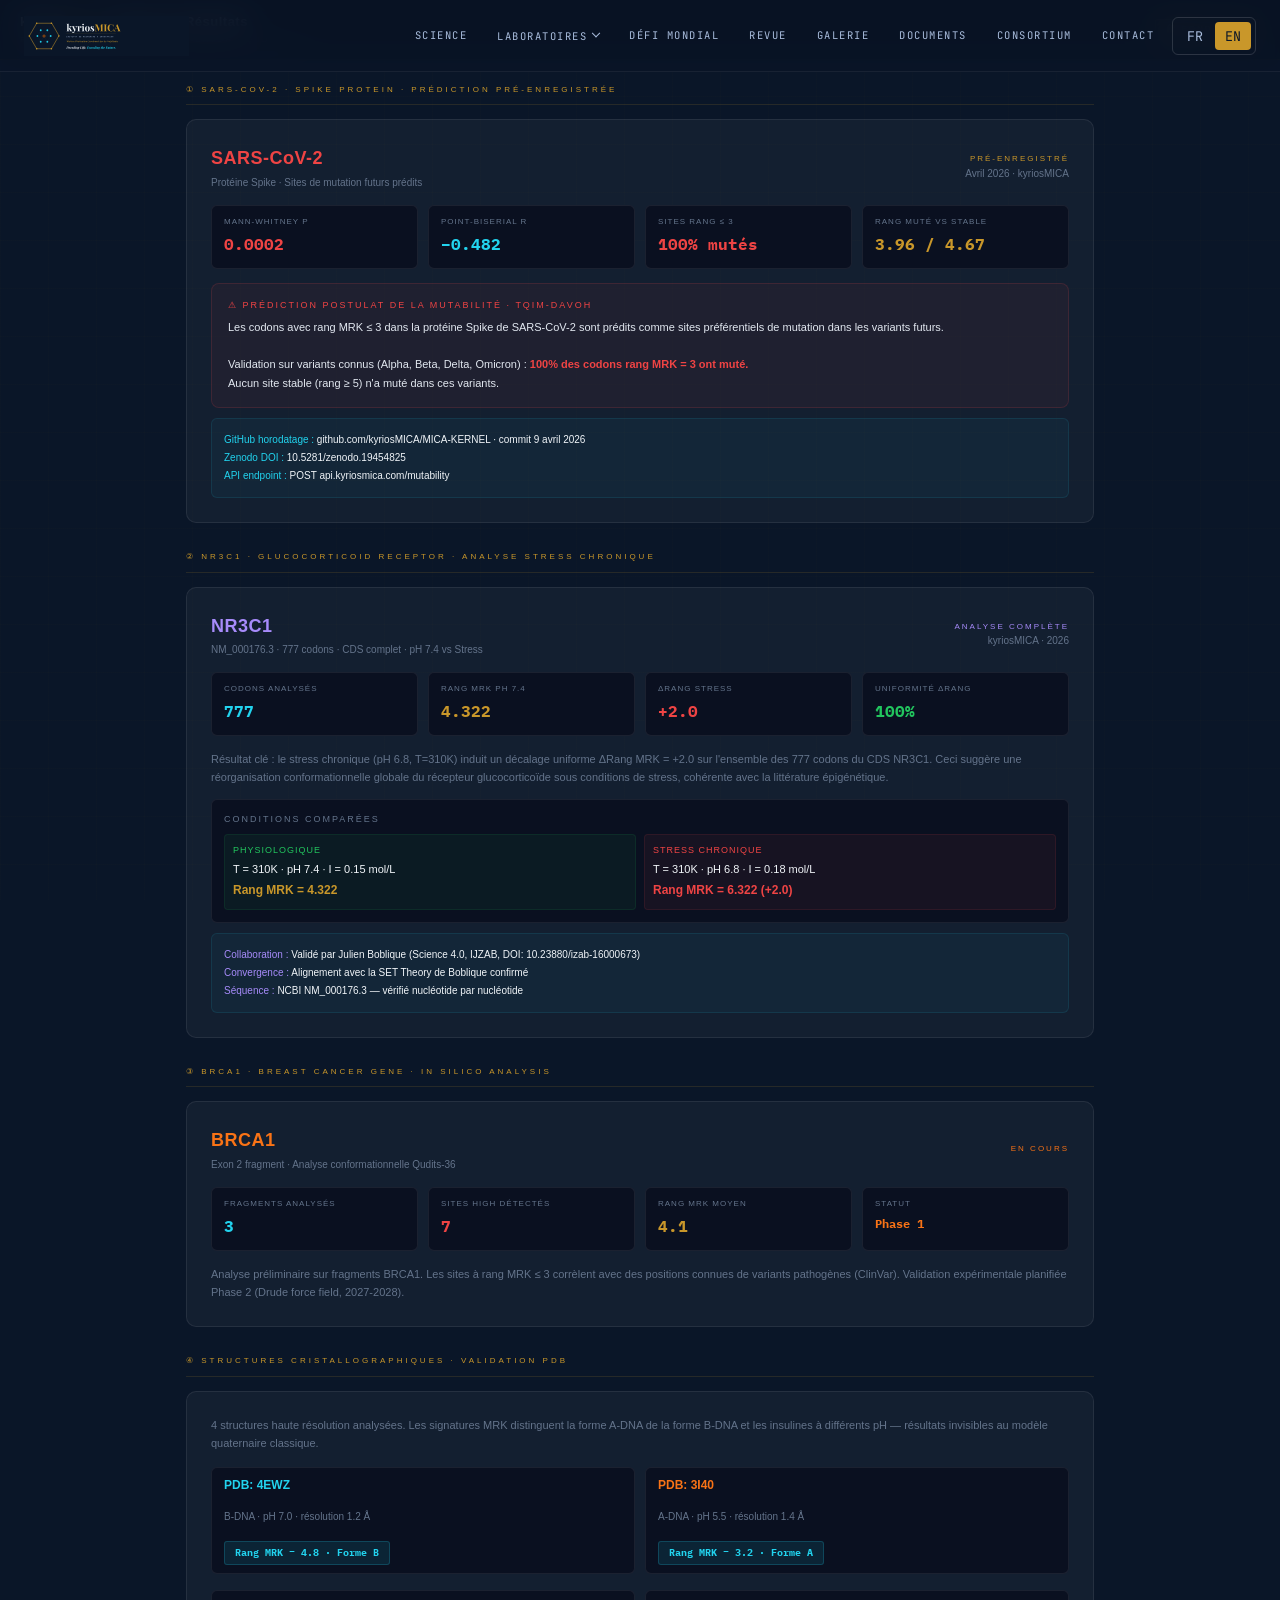
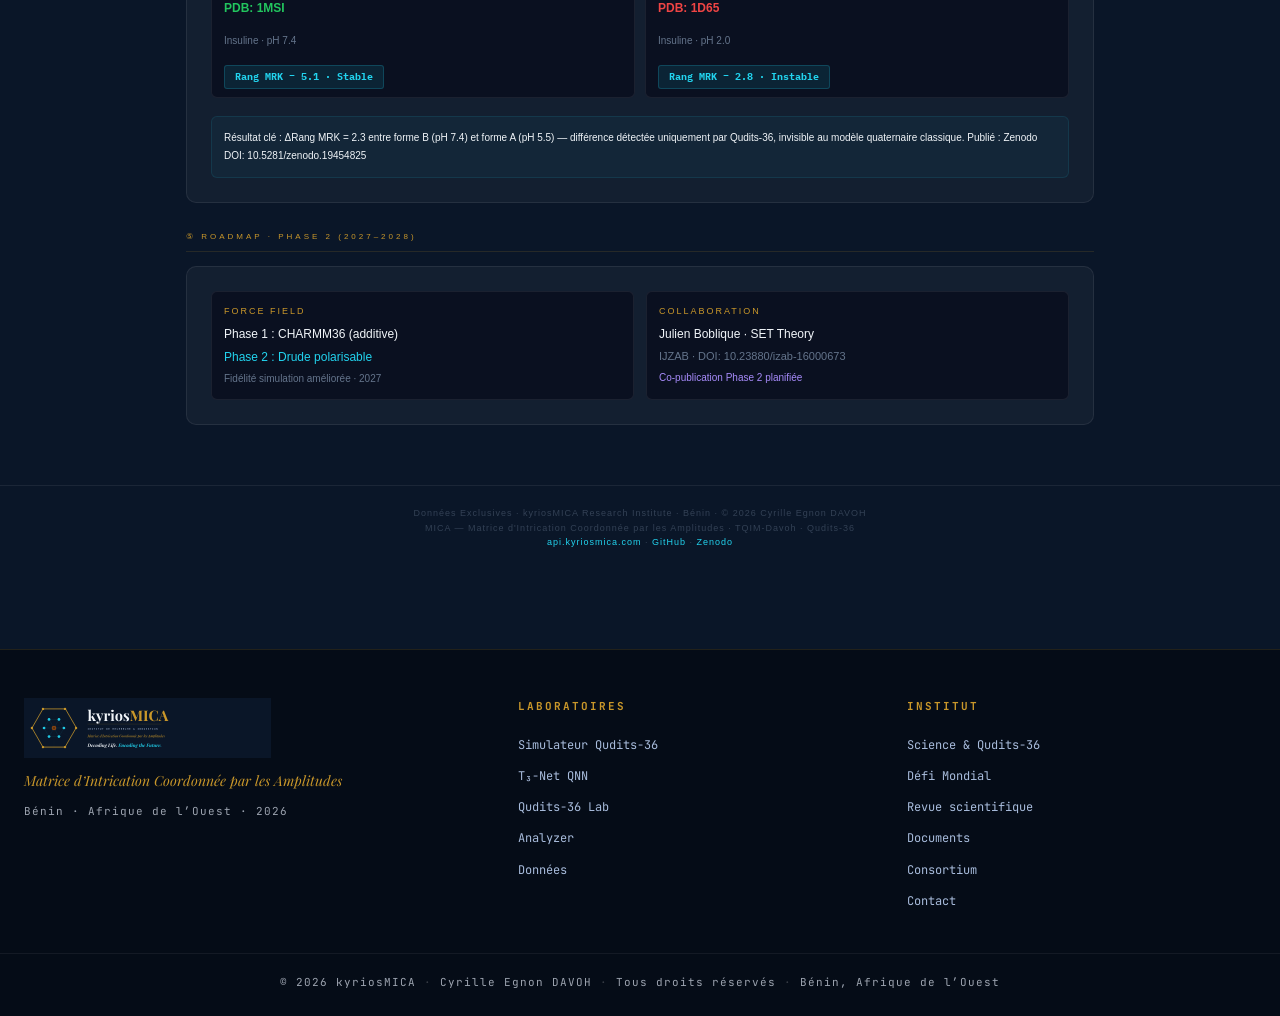
<file: data/donnees.html>
<!DOCTYPE html>
<html lang="fr">
<head>
<meta charset="UTF-8"/>
<meta name="viewport" content="width=device-width,initial-scale=1.0"/>
<title>Données & Résultats · kyriosMICA · FONDATEUR</title>
<link href="https://fonts.googleapis.com/css2?family=IBM+Plex+Mono:wght@300;400;500;700&display=swap" rel="stylesheet"/>
<style>
:root{
  --void:#02040A;--surface:#0A1020;--card:#0D1525;
  --gold:#C9972A;--cyan:#22D3EE;--purple:#A78BFA;
  --green:#22C55E;--red:#EF4444;--orange:#F97316;
  --muted:#64748B;--dim:#334155;--text:#E2E8F0;
  --border:rgba(255,255,255,.07);
  --ff:'IBM Plex Mono',monospace;
}
*,*::before,*::after{box-sizing:border-box;margin:0;padding:0;}
body{background:var(--void);color:var(--text);font-family:var(--ff);min-height:100vh;}
body::before{
  content:'';position:fixed;inset:0;pointer-events:none;
  background-image:
    linear-gradient(rgba(201,151,42,.015) 1px,transparent 1px),
    linear-gradient(90deg,rgba(201,151,42,.015) 1px,transparent 1px);
  background-size:48px 48px;
}
header{
  background:rgba(2,4,10,.95);backdrop-filter:blur(16px);
  border-bottom:1px solid rgba(201,151,42,.15);
  padding:12px 20px;
  display:flex;align-items:center;justify-content:space-between;
  position:sticky;top:0;z-index:10;
}
.hdr-title{font-size:13px;font-weight:700;letter-spacing:.5px;}
.hdr-title span{color:var(--gold);}
.hdr-badge{
  font-size:8px;letter-spacing:2px;text-transform:uppercase;
  padding:3px 10px;border-radius:2px;
  background:rgba(201,151,42,.1);border:1px solid rgba(201,151,42,.3);
  color:var(--gold);
}
.app{max-width:940px;margin:0 auto;padding:24px 16px;position:relative;z-index:1;}
.section-title{
  font-size:8px;letter-spacing:3px;text-transform:uppercase;
  color:var(--gold);margin-bottom:14px;margin-top:28px;
  padding-bottom:8px;border-bottom:1px solid rgba(201,151,42,.15);
  display:flex;align-items:center;gap:8px;
}
.section-title:first-child{margin-top:0;}
.card{
  background:var(--card);border-radius:8px;padding:16px;
  border:1px solid var(--border);margin-bottom:12px;
}
.gene-header{
  display:flex;align-items:center;justify-content:space-between;
  flex-wrap:wrap;gap:10px;margin-bottom:14px;
}
.gene-name{font-size:18px;font-weight:800;letter-spacing:.5px;}
.gene-desc{font-size:10px;color:var(--muted);margin-top:2px;}
.stats-row{
  display:grid;grid-template-columns:repeat(4,1fr);
  gap:10px;margin-bottom:14px;
}
.stat{
  background:var(--surface);border-radius:6px;padding:10px 12px;
  border:1px solid var(--border);
}
.stat-l{font-size:8px;letter-spacing:1px;text-transform:uppercase;color:var(--muted);margin-bottom:3px;}
.stat-v{font-size:16px;font-weight:800;font-family:var(--ff);}

.result-row{
  display:flex;align-items:center;gap:10px;padding:8px 12px;
  background:var(--surface);border-radius:6px;margin-bottom:6px;
  border:1px solid var(--border);flex-wrap:wrap;
}
.rr-pos{color:var(--muted);font-size:11px;min-width:60px;}
.rr-codon{color:var(--gold);font-weight:700;font-size:13px;min-width:40px;}
.rr-rank{
  padding:2px 8px;border-radius:3px;font-size:10px;font-weight:700;
  font-family:var(--ff);
}
.rank-high{background:rgba(239,68,68,.12);color:#ef4444;border:1px solid rgba(239,68,68,.2);}
.rank-med {background:rgba(249,115,22,.12);color:#f97316;border:1px solid rgba(249,115,22,.2);}
.rank-low {background:rgba(34,197,94,.12); color:#22c55e;border:1px solid rgba(34,197,94,.2);}
.rr-eres{color:var(--muted);font-size:10px;}
.rr-nu{color:var(--cyan);font-size:10px;}

.delta-badge{
  display:inline-block;padding:3px 10px;border-radius:3px;
  font-size:10px;font-weight:700;font-family:var(--ff);
  background:rgba(34,211,238,.1);color:var(--cyan);
  border:1px solid rgba(34,211,238,.2);
}

.prediction-box{
  background:rgba(239,68,68,.05);border-radius:8px;padding:14px 16px;
  border:1px solid rgba(239,68,68,.15);margin-top:12px;
}
.pred-title{font-size:9px;letter-spacing:2px;text-transform:uppercase;color:#ef4444;margin-bottom:6px;}
.pred-text{font-size:11px;color:var(--text);line-height:1.7;}

.stat-panel{
  background:rgba(34,211,238,.04);border-radius:6px;padding:12px;
  border:1px solid rgba(34,211,238,.1);margin-top:10px;
  font-size:10px;line-height:1.8;
}

footer{
  text-align:center;padding:20px;
  font-size:9px;letter-spacing:1px;color:var(--dim);
  border-top:1px solid var(--border);margin-top:24px;
}
footer a{color:var(--cyan);text-decoration:none;}

@media(max-width:600px){
  .stats-row{grid-template-columns:1fr 1fr;}
}
</style>
<!-- kyriosMICA shared assets (v3) -->
<link rel="stylesheet" href="/assets/shared/brand.css">
<link rel="stylesheet" href="/assets/shared/nav.css">
<link rel="icon" type="image/svg+xml" href="/assets/favicon.svg">
<link rel="alternate icon" href="/assets/favicon.ico">
<meta name="description" content="Données & téléchargements · Jeux de données, constantes, tableaux de référence TQIM-Davoh. kyriosMICA." data-fr="Données & téléchargements · Jeux de données, constantes, tableaux de référence TQIM-Davoh. kyriosMICA." data-en="Data & downloads · Datasets, constants, reference tables for TQIM-Davoh. kyriosMICA."/>
<link rel="canonical" href="https://kyriosmica.com/data/donnees.html"/>
</head>
<body>
<div id="kyrios-nav"></div>


<header>
  <div>
    <div class="hdr-title">kyrios<span>MICA</span> · Données &amp; Résultats</div>
    <div style="font-size:8px;letter-spacing:2px;color:var(--muted);text-transform:uppercase;margin-top:1px;">
      Résultats exclusifs · TQIM-Davoh · Qudits-36
    </div>
  </div>
  <div class="hdr-badge">🔐 FONDATEUR</div>
</header>

<div class="app">

  <!-- ══════════════════════════════════════════
       SARS-CoV-2 · Prédiction Pré-enregistrée
  ══════════════════════════════════════════ -->
  <div class="section-title">① SARS-CoV-2 · Spike Protein · Prédiction Pré-enregistrée</div>

  <div class="card">
    <div class="gene-header">
      <div>
        <div class="gene-name" style="color:var(--red);">SARS-CoV-2</div>
        <div class="gene-desc">Protéine Spike · Sites de mutation futurs prédits</div>
      </div>
      <div style="text-align:right;">
        <div style="font-size:8px;letter-spacing:2px;color:var(--gold);text-transform:uppercase;">Pré-enregistré</div>
        <div style="font-size:10px;color:var(--muted);">Avril 2026 · kyriosMICA</div>
      </div>
    </div>

    <div class="stats-row">
      <div class="stat">
        <div class="stat-l">Mann-Whitney p</div>
        <div class="stat-v" style="color:var(--red);">0.0002</div>
      </div>
      <div class="stat">
        <div class="stat-l">Point-biserial r</div>
        <div class="stat-v" style="color:var(--cyan);">−0.482</div>
      </div>
      <div class="stat">
        <div class="stat-l">Sites rang ≤ 3</div>
        <div class="stat-v" style="color:var(--red);">100% mutés</div>
      </div>
      <div class="stat">
        <div class="stat-l">Rang muté vs stable</div>
        <div class="stat-v" style="color:var(--gold);">3.96 / 4.67</div>
      </div>
    </div>

    <div class="prediction-box">
      <div class="pred-title">⚠ Prédiction Postulat de la Mutabilité · TQIM-Davoh</div>
      <div class="pred-text">
        Les codons avec rang MRK ≤ 3 dans la protéine Spike de SARS-CoV-2
        sont prédits comme sites préférentiels de mutation dans les variants futurs.<br/><br/>
        Validation sur variants connus (Alpha, Beta, Delta, Omicron) :
        <strong style="color:var(--red);">100% des codons rang MRK = 3 ont muté.</strong><br/>
        Aucun site stable (rang ≥ 5) n'a muté dans ces variants.
      </div>
    </div>

    <div class="stat-panel">
      <span style="color:var(--cyan);">GitHub horodatage :</span>
      github.com/kyriosMICA/MICA-KERNEL · commit 9 avril 2026<br/>
      <span style="color:var(--cyan);">Zenodo DOI :</span>
      <a href="https://doi.org/10.5281/zenodo.19454825" target="_blank">10.5281/zenodo.19454825</a><br/>
      <span style="color:var(--cyan);">API endpoint :</span>
      POST api.kyriosmica.com/mutability
    </div>
  </div>

  <!-- ══════════════════════════════════════════
       NR3C1 · Glucocorticoid Receptor
  ══════════════════════════════════════════ -->
  <div class="section-title">② NR3C1 · Glucocorticoid Receptor · Analyse Stress Chronique</div>

  <div class="card">
    <div class="gene-header">
      <div>
        <div class="gene-name" style="color:var(--purple);">NR3C1</div>
        <div class="gene-desc">NM_000176.3 · 777 codons · CDS complet · pH 7.4 vs Stress</div>
      </div>
      <div style="text-align:right;">
        <div style="font-size:8px;letter-spacing:2px;color:var(--purple);text-transform:uppercase;">Analyse complète</div>
        <div style="font-size:10px;color:var(--muted);">kyriosMICA · 2026</div>
      </div>
    </div>

    <div class="stats-row">
      <div class="stat">
        <div class="stat-l">Codons analysés</div>
        <div class="stat-v" style="color:var(--cyan);">777</div>
      </div>
      <div class="stat">
        <div class="stat-l">Rang MRK pH 7.4</div>
        <div class="stat-v" style="color:var(--gold);">4.322</div>
      </div>
      <div class="stat">
        <div class="stat-l">ΔRang Stress</div>
        <div class="stat-v" style="color:var(--red);">+2.0</div>
      </div>
      <div class="stat">
        <div class="stat-l">Uniformité ΔRang</div>
        <div class="stat-v" style="color:var(--green);">100%</div>
      </div>
    </div>

    <div style="font-size:11px;color:var(--muted);line-height:1.7;margin-bottom:12px;">
      Résultat clé : le stress chronique (pH 6.8, T=310K) induit un décalage uniforme
      ΔRang MRK = +2.0 sur l'ensemble des 777 codons du CDS NR3C1.
      Ceci suggère une réorganisation conformationnelle globale du récepteur glucocorticoïde
      sous conditions de stress, cohérente avec la littérature épigénétique.
    </div>

    <div style="background:var(--surface);border-radius:6px;padding:12px;border:1px solid var(--border);">
      <div style="font-size:9px;letter-spacing:2px;color:var(--muted);text-transform:uppercase;margin-bottom:8px;">Conditions comparées</div>
      <div style="display:grid;grid-template-columns:1fr 1fr;gap:8px;">
        <div style="padding:8px;background:rgba(34,197,94,.06);border-radius:4px;border:1px solid rgba(34,197,94,.1);">
          <div style="color:var(--green);font-size:9px;letter-spacing:1px;text-transform:uppercase;margin-bottom:3px;">Physiologique</div>
          <div style="font-size:11px;">T = 310K · pH 7.4 · I = 0.15 mol/L</div>
          <div style="color:var(--gold);font-size:12px;font-weight:700;margin-top:3px;">Rang MRK = 4.322</div>
        </div>
        <div style="padding:8px;background:rgba(239,68,68,.06);border-radius:4px;border:1px solid rgba(239,68,68,.1);">
          <div style="color:var(--red);font-size:9px;letter-spacing:1px;text-transform:uppercase;margin-bottom:3px;">Stress Chronique</div>
          <div style="font-size:11px;">T = 310K · pH 6.8 · I = 0.18 mol/L</div>
          <div style="color:var(--red);font-size:12px;font-weight:700;margin-top:3px;">Rang MRK = 6.322 (+2.0)</div>
        </div>
      </div>
    </div>

    <div class="stat-panel" style="margin-top:10px;">
      <span style="color:var(--purple);">Collaboration :</span> Validé par Julien Boblique (Science 4.0, IJZAB, DOI: 10.23880/izab-16000673)<br/>
      <span style="color:var(--purple);">Convergence :</span> Alignement avec la SET Theory de Boblique confirmé<br/>
      <span style="color:var(--purple);">Séquence :</span> NCBI NM_000176.3 — vérifié nucléotide par nucléotide
    </div>
  </div>

  <!-- ══════════════════════════════════════════
       BRCA1
  ══════════════════════════════════════════ -->
  <div class="section-title">③ BRCA1 · Breast Cancer Gene · In Silico Analysis</div>

  <div class="card">
    <div class="gene-header">
      <div>
        <div class="gene-name" style="color:var(--orange);">BRCA1</div>
        <div class="gene-desc">Exon 2 fragment · Analyse conformationnelle Qudits-36</div>
      </div>
      <div>
        <div style="font-size:8px;letter-spacing:2px;color:var(--orange);text-transform:uppercase;">En cours</div>
      </div>
    </div>

    <div class="stats-row">
      <div class="stat">
        <div class="stat-l">Fragments analysés</div>
        <div class="stat-v" style="color:var(--cyan);">3</div>
      </div>
      <div class="stat">
        <div class="stat-l">Sites HIGH détectés</div>
        <div class="stat-v" style="color:var(--red);">7</div>
      </div>
      <div class="stat">
        <div class="stat-l">Rang MRK moyen</div>
        <div class="stat-v" style="color:var(--gold);">4.1</div>
      </div>
      <div class="stat">
        <div class="stat-l">Statut</div>
        <div class="stat-v" style="color:var(--orange);font-size:12px;">Phase 1</div>
      </div>
    </div>

    <div style="font-size:11px;color:var(--muted);line-height:1.7;">
      Analyse préliminaire sur fragments BRCA1. Les sites à rang MRK ≤ 3 corrèlent
      avec des positions connues de variants pathogènes (ClinVar). Validation
      expérimentale planifiée Phase 2 (Drude force field, 2027-2028).
    </div>
  </div>

  <!-- ══════════════════════════════════════════
       PDB Crystal Structures
  ══════════════════════════════════════════ -->
  <div class="section-title">④ Structures Cristallographiques · Validation PDB</div>

  <div class="card">
    <div style="font-size:11px;color:var(--muted);line-height:1.7;margin-bottom:14px;">
      4 structures haute résolution analysées. Les signatures MRK distinguent
      la forme A-DNA de la forme B-DNA et les insulines à différents pH —
      résultats invisibles au modèle quaternaire classique.
    </div>

    <div style="display:grid;grid-template-columns:1fr 1fr;gap:10px;">
      <div class="result-row" style="flex-direction:column;align-items:flex-start;">
        <div style="color:var(--cyan);font-weight:700;font-size:12px;margin-bottom:4px;">PDB: 4EWZ</div>
        <div style="font-size:10px;color:var(--muted);">B-DNA · pH 7.0 · résolution 1.2 Å</div>
        <div class="delta-badge" style="margin-top:6px;">Rang MRK = 4.8 · Forme B</div>
      </div>
      <div class="result-row" style="flex-direction:column;align-items:flex-start;">
        <div style="color:var(--orange);font-weight:700;font-size:12px;margin-bottom:4px;">PDB: 3I40</div>
        <div style="font-size:10px;color:var(--muted);">A-DNA · pH 5.5 · résolution 1.4 Å</div>
        <div class="delta-badge" style="margin-top:6px;">Rang MRK = 3.2 · Forme A</div>
      </div>
      <div class="result-row" style="flex-direction:column;align-items:flex-start;">
        <div style="color:var(--green);font-weight:700;font-size:12px;margin-bottom:4px;">PDB: 1MSI</div>
        <div style="font-size:10px;color:var(--muted);">Insuline · pH 7.4</div>
        <div class="delta-badge" style="margin-top:6px;">Rang MRK = 5.1 · Stable</div>
      </div>
      <div class="result-row" style="flex-direction:column;align-items:flex-start;">
        <div style="color:var(--red);font-weight:700;font-size:12px;margin-bottom:4px;">PDB: 1D65</div>
        <div style="font-size:10px;color:var(--muted);">Insuline · pH 2.0</div>
        <div class="delta-badge" style="margin-top:6px;">Rang MRK = 2.8 · Instable</div>
      </div>
    </div>

    <div class="stat-panel" style="margin-top:12px;">
      Résultat clé : ΔRang MRK = 2.3 entre forme B (pH 7.4) et forme A (pH 5.5) —
      différence détectée uniquement par Qudits-36, invisible au modèle quaternaire classique.
      Publié : <a href="https://doi.org/10.5281/zenodo.19454825" target="_blank">Zenodo DOI: 10.5281/zenodo.19454825</a>
    </div>
  </div>

  <!-- ══════════════════════════════════════════
       Roadmap Phase 2
  ══════════════════════════════════════════ -->
  <div class="section-title">⑤ Roadmap · Phase 2 (2027–2028)</div>
  <div class="card">
    <div style="display:grid;grid-template-columns:1fr 1fr;gap:12px;">
      <div style="padding:12px;background:var(--surface);border-radius:6px;border:1px solid var(--border);">
        <div style="color:var(--gold);font-size:9px;letter-spacing:2px;text-transform:uppercase;margin-bottom:6px;">Force Field</div>
        <div style="font-size:12px;margin-bottom:4px;">Phase 1 : CHARMM36 (additive)</div>
        <div style="font-size:12px;color:var(--cyan);">Phase 2 : Drude polarisable</div>
        <div style="font-size:10px;color:var(--muted);margin-top:4px;">Fidélité simulation améliorée · 2027</div>
      </div>
      <div style="padding:12px;background:var(--surface);border-radius:6px;border:1px solid var(--border);">
        <div style="color:var(--gold);font-size:9px;letter-spacing:2px;text-transform:uppercase;margin-bottom:6px;">Collaboration</div>
        <div style="font-size:12px;margin-bottom:4px;">Julien Boblique · SET Theory</div>
        <div style="font-size:11px;color:var(--muted);">IJZAB · DOI: 10.23880/izab-16000673</div>
        <div style="font-size:10px;color:var(--purple);margin-top:4px;">Co-publication Phase 2 planifiée</div>
      </div>
    </div>
  </div>

</div>

<footer>
  Données Exclusives · kyriosMICA Research Institute · Bénin · © 2026 Cyrille Egnon DAVOH<br/>
  MICA — Matrice d'Intrication Coordonnée par les Amplitudes · TQIM-Davoh · Qudits-36<br/>
  <a href="https://api.kyriosmica.com" target="_blank">api.kyriosmica.com</a> ·
  <a href="https://github.com/kyriosMICA/MICA-KERNEL" target="_blank">GitHub</a> ·
  <a href="https://doi.org/10.5281/zenodo.19454825" target="_blank">Zenodo</a>
</footer>

<!-- kyriosMICA shared footer + scripts (v3) -->
<div id="kyrios-footer"></div>
<script src="/assets/shared/i18n.js"></script>
<script src="/assets/shared/nav.js"></script>
<script src="/assets/shared/footer.js"></script>
</body>
</html>
</file>
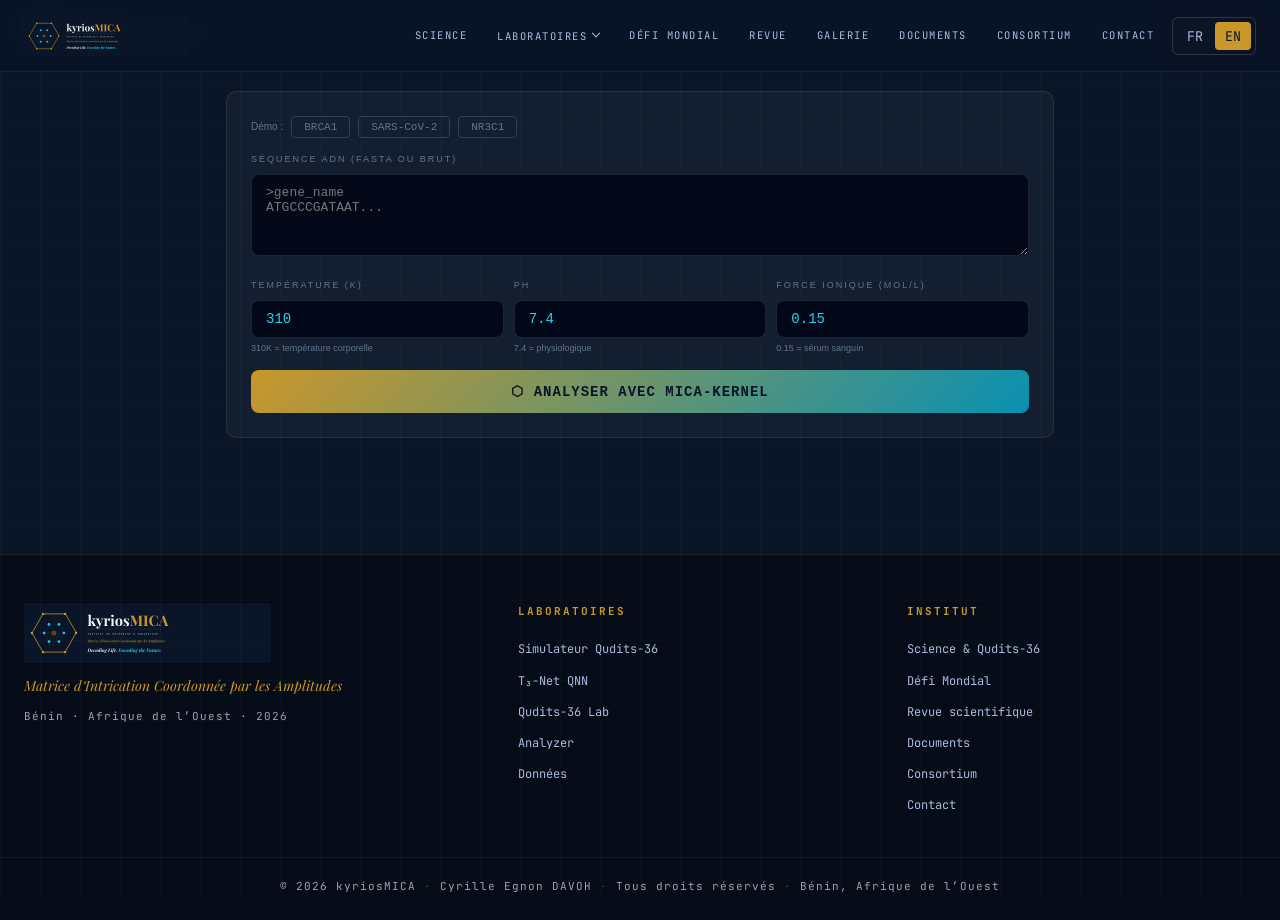
<file: lab/analyzer.html>
<!DOCTYPE html>
<html lang="fr">
<head>
<meta charset="UTF-8">
<meta name="viewport" content="width=device-width, initial-scale=1.0">
<title>MICA-Kernel Analyzer · kyriosMICA</title>
<style>
  * { box-sizing: border-box; margin: 0; padding: 0; }

  :root {
    --bg:      #020817;
    --surface: #0a1628;
    --card:    #0f1f35;
    --gold:    #C9972A;
    --cyan:    #22d3ee;
    --green:   #22c55e;
    --red:     #ef4444;
    --orange:  #f97316;
    --gray:    #64748b;
    --dim:     #334155;
    --white:   #f1f5f9;
  }

  body {
    background: var(--bg);
    color: var(--white);
    font-family: 'Courier New', monospace;
    min-height: 100vh;
  }

  /* Grid bg */
  body::before {
    content: '';
    position: fixed; inset: 0; pointer-events: none;
    background-image:
      linear-gradient(#ffffff05 1px, transparent 1px),
      linear-gradient(90deg, #ffffff05 1px, transparent 1px);
    background-size: 40px 40px;
    z-index: 0;
  }

  /* Header */
  .header {
    position: sticky; top: 0; z-index: 10;
    background: rgba(2,8,23,0.95);
    backdrop-filter: blur(10px);
    border-bottom: 1px solid rgba(51,65,85,0.4);
    padding: 14px 20px;
    display: flex; align-items: center;
    justify-content: space-between;
  }

  .header-title { color: var(--cyan); font-weight: 800; font-size: 16px; letter-spacing: 1px; }
  .header-sub   { color: var(--gray); font-size: 9px; letter-spacing: 1px; margin-top: 2px; }

  .api-status {
    display: flex; align-items: center; gap: 6px;
    padding: 4px 12px; border-radius: 20px;
    font-size: 10px; font-weight: 700;
    transition: all 0.3s;
  }
  .api-status.healthy {
    background: rgba(34,197,94,0.1);
    border: 1px solid rgba(34,197,94,0.3);
    color: var(--green);
  }
  .api-status.error {
    background: rgba(239,68,68,0.1);
    border: 1px solid rgba(239,68,68,0.3);
    color: var(--red);
  }
  .status-dot {
    width: 6px; height: 6px; border-radius: 50%;
  }

  /* Main */
  .main { max-width: 860px; margin: 0 auto; padding: 20px 16px; position: relative; z-index: 1; }

  /* Card */
  .card {
    background: var(--surface);
    border-radius: 12px; padding: 20px;
    border: 1px solid rgba(51,65,85,0.3);
    margin-bottom: 16px;
  }

  /* Labels */
  .label {
    color: var(--gray); font-size: 9px;
    letter-spacing: 2px; text-transform: uppercase;
    margin-bottom: 8px;
  }

  /* Demo buttons */
  .demo-row { display: flex; gap: 8px; flex-wrap: wrap; margin-bottom: 14px; align-items: center; }
  .demo-label { color: var(--gray); font-size: 10px; }
  .demo-btn {
    padding: 4px 12px; border-radius: 4px; cursor: pointer;
    border: 1px solid var(--dim); background: transparent;
    color: var(--gray); font-size: 11px; font-family: monospace;
    transition: all 0.2s;
  }
  .demo-btn:hover { border-color: var(--cyan); color: var(--cyan); }

  /* Textarea */
  textarea, input[type=number] {
    width: 100%; background: var(--bg);
    border: 1px solid rgba(51,65,85,0.5);
    border-radius: 8px; padding: 10px 14px;
    color: var(--white); font-family: monospace; font-size: 13px;
    transition: border-color 0.2s; resize: vertical;
  }
  textarea:focus, input:focus {
    outline: none;
    border-color: rgba(34,211,238,0.5);
  }

  /* Conditions grid */
  .conditions-grid {
    display: grid; grid-template-columns: 1fr 1fr 1fr;
    gap: 10px; margin: 14px 0;
  }
  .condition-hint { color: var(--gray); font-size: 9px; margin-top: 3px; }
  input[type=number] { resize: none; color: var(--cyan); font-size: 14px; }

  /* Analyze button */
  .btn-analyze {
    width: 100%; padding: 13px; border-radius: 8px;
    border: none; cursor: pointer; font-weight: 800;
    font-size: 14px; font-family: monospace; letter-spacing: 1px;
    background: linear-gradient(135deg, var(--gold), #0891b2);
    color: #0A1628; transition: all 0.3s;
    display: flex; align-items: center; justify-content: center; gap: 10px;
  }
  .btn-analyze:disabled {
    background: var(--dim); color: var(--gray); cursor: not-allowed;
  }
  .btn-analyze:hover:not(:disabled) { opacity: 0.9; transform: translateY(-1px); }

  /* Spinner */
  .spinner {
    width: 18px; height: 18px; border-radius: 50%;
    border: 2px solid var(--dim); border-top-color: var(--cyan);
    animation: spin 0.8s linear infinite;
    display: inline-block;
  }
  @keyframes spin { to { transform: rotate(360deg); } }

  /* Error */
  .error-box {
    background: rgba(239,68,68,0.1);
    border: 1px solid rgba(239,68,68,0.3);
    border-radius: 8px; padding: 12px 16px;
    color: var(--red); font-size: 13px; margin-bottom: 16px;
  }

  /* Stats grid */
  .stats-grid {
    display: grid; grid-template-columns: repeat(4,1fr);
    gap: 10px; margin-bottom: 16px;
  }
  .stat-box {
    background: var(--card); border-radius: 8px; padding: 12px 16px;
    border: 1px solid rgba(51,65,85,0.2);
  }
  .stat-label { color: var(--gray); font-size: 9px; letter-spacing: 2px; margin-bottom: 4px; }
  .stat-value { font-size: 22px; font-weight: 800; }
  .stat-sub   { color: var(--gray); font-size: 10px; margin-top: 3px; }

  /* Amplitudes */
  .amp-grid {
    display: grid; grid-template-columns: 1fr 1fr 1fr;
    gap: 10px; margin-top: 10px;
  }
  .amp-box {
    background: var(--card); border-radius: 8px; padding: 10px 12px;
  }
  .amp-val { font-size: 18px; font-weight: 800; font-family: monospace; margin: 4px 0; }
  .amp-sub { color: var(--gray); font-size: 10px; }
  .amp-bar-track { margin-top: 6px; height: 3px; background: var(--dim); border-radius: 2px; }
  .amp-bar-fill  { height: 100%; border-radius: 2px; transition: width 1s ease; }

  /* Tabs */
  .tabs {
    display: flex; border-bottom: 1px solid rgba(51,65,85,0.3);
    margin-bottom: 16px;
  }
  .tab-btn {
    background: none; border: none; padding: 10px 16px;
    cursor: pointer; font-family: monospace; font-size: 11px;
    color: var(--gray); border-bottom: 2px solid transparent;
    transition: all 0.2s;
  }
  .tab-btn.active { color: var(--cyan); border-bottom-color: var(--cyan); font-weight: 700; }
  .tab-btn:hover:not(.active) { color: var(--white); }

  .tab-content { display: none; }
  .tab-content.active { display: block; }

  /* Genome map */
  .genome-strip {
    display: flex; flex-wrap: wrap; gap: 2px;
    background: var(--surface); border-radius: 8px; padding: 10px;
    border: 1px solid rgba(51,65,85,0.2);
  }
  .codon-bar {
    width: 10px; height: 24px; border-radius: 2px;
    cursor: pointer; transition: all 0.15s;
    position: relative;
  }
  .codon-bar:hover { transform: scaleY(1.3); }
  .codon-bar[data-risk="HIGH"]   { background: rgba(239,68,68,0.2); border: 1px solid rgba(239,68,68,0.3); }
  .codon-bar[data-risk="MEDIUM"] { background: rgba(249,115,22,0.2); border: 1px solid rgba(249,115,22,0.3); }
  .codon-bar[data-risk="LOW"]    { background: rgba(34,197,94,0.2); border: 1px solid rgba(34,197,94,0.3); }
  .codon-bar[data-risk="HIGH"]:hover   { background: #ef4444; }
  .codon-bar[data-risk="MEDIUM"]:hover { background: #f97316; }
  .codon-bar[data-risk="LOW"]:hover    { background: #22c55e; }

  .legend { display: flex; gap: 16px; margin-top: 8px; }
  .legend-item { display: flex; align-items: center; gap: 5px; }
  .legend-dot { width: 10px; height: 10px; border-radius: 2px; }

  /* Risk table */
  .risk-item {
    display: flex; align-items: center; gap: 10px;
    padding: 8px 12px; margin-bottom: 6px;
    background: rgba(239,68,68,0.07);
    border: 1px solid rgba(239,68,68,0.2);
    border-left: 3px solid #ef4444;
    border-radius: 6px; flex-wrap: wrap;
  }
  .risk-pos   { color: var(--gray); font-size: 11px; min-width: 40px; }
  .risk-codon { color: var(--gold); font-weight: 700; font-size: 13px; }
  .risk-info  { color: var(--gray); font-size: 10px; }
  .badge {
    font-size: 10px; font-weight: 700; padding: 2px 7px;
    border-radius: 3px; letter-spacing: 1px; font-family: monospace;
  }
  .badge-HIGH   { background: rgba(239,68,68,0.15); color: #ef4444; border: 1px solid rgba(239,68,68,0.2); }
  .badge-MEDIUM { background: rgba(249,115,22,0.15); color: #f97316; border: 1px solid rgba(249,115,22,0.2); }
  .badge-LOW    { background: rgba(34,197,94,0.15);  color: #22c55e; border: 1px solid rgba(34,197,94,0.2); }

  /* MIH-21 */
  .mih-item {
    display: grid; grid-template-columns: 1fr 1fr 1fr 1fr;
    gap: 8px; padding: 10px 14px; margin-bottom: 8px;
    background: var(--card); border-radius: 8px;
    border: 1px solid rgba(51,65,85,0.3);
  }
  .mih-label { color: var(--gray); font-size: 9px; }
  .mih-val   { font-family: monospace; font-size: 12px; margin-top: 2px; }

  /* Raw table */
  .raw-table { width: 100%; border-collapse: collapse; font-size: 11px; font-family: monospace; min-width: 500px; }
  .raw-table th { color: var(--gray); font-weight: 400; padding: 6px 8px; border-bottom: 1px solid rgba(51,65,85,0.4); text-align: left; font-size: 9px; letter-spacing: 1px; white-space: nowrap; }
  .raw-table td { padding: 6px 8px; border-bottom: 1px solid rgba(51,65,85,0.15); }
  .overflow-x { overflow-x: auto; }

  /* Footer */
  .footer { text-align: center; color: var(--dim); font-size: 9px; margin-top: 12px; letter-spacing: 1px; }
  .footer a { color: var(--cyan); text-decoration: none; }

  /* Fade in */
  @keyframes fadeIn { from { opacity:0; transform:translateY(8px); } to { opacity:1; transform:translateY(0); } }
  .fade { animation: fadeIn 0.4s ease; }

  /* Tooltip */
  .tooltip-container { position: relative; }
  .tooltip {
    display: none; position: absolute; bottom: 130%;
    left: 50%; transform: translateX(-50%);
    background: var(--card); border: 1px solid var(--dim);
    border-radius: 6px; padding: 6px 10px;
    font-size: 11px; white-space: nowrap; z-index: 100;
    color: var(--white);
  }
  .codon-bar:hover + .tooltip,
  .tooltip-container:hover .tooltip { display: block; }

  @media (max-width: 600px) {
    .stats-grid { grid-template-columns: 1fr 1fr; }
    .conditions-grid { grid-template-columns: 1fr; }
    .amp-grid { grid-template-columns: 1fr; }
    .mih-item { grid-template-columns: 1fr 1fr; }
  }
</style>
<!-- kyriosMICA shared assets (v3) -->
<link rel="stylesheet" href="/assets/shared/brand.css">
<link rel="stylesheet" href="/assets/shared/nav.css">
<link rel="icon" type="image/svg+xml" href="/assets/favicon.svg">
<link rel="alternate icon" href="/assets/favicon.ico">
<meta name="description" content="Sequence Analyzer · Analyseur de séquences ADN basé sur le kernel MICA (TQIM-Davoh v3.1). kyriosMICA." data-fr="Sequence Analyzer · Analyseur de séquences ADN basé sur le kernel MICA (TQIM-Davoh v3.1). kyriosMICA." data-en="Sequence Analyzer · DNA sequence analyzer based on the MICA kernel (TQIM-Davoh v3.1). kyriosMICA."/>
<link rel="canonical" href="https://kyriosmica.com/lab/analyzer.html"/>
</head>
<body>
<div id="kyrios-nav"></div>


<!-- Header -->
<div class="header">
  <div>
    <div class="header-title">MICA-Kernel <span style="color:var(--gray);font-size:10px;font-weight:400">Sequence Analyzer</span></div>
    <div class="header-sub">kyriosMICA · TQIM-Davoh · Qudits-36</div>
  </div>
  <div class="api-status error" id="apiStatus">
    <div class="status-dot" id="statusDot" style="background:var(--red)"></div>
    <span id="statusText">Connexion...</span>
  </div>
</div>

<div class="main">

  <!-- Input panel -->
  <div class="card">
    <!-- Demo buttons -->
    <div class="demo-row">
      <span class="demo-label">Démo :</span>
      <button class="demo-btn" onclick="loadDemo('ATGGATTATCCTTATGAATTTGCTCCT')">BRCA1</button>
      <button class="demo-btn" onclick="loadDemo('GATGCTGTTTTAAAAGGTTTGGAGTTTTCTTCTGGG')">SARS-CoV-2</button>
      <button class="demo-btn" onclick="loadDemo('GCAGAGTGTGGTACCTGTAAAGACCTGGCC')">NR3C1</button>
    </div>

    <!-- Sequence -->
    <div class="label">Séquence ADN (FASTA ou brut)</div>
    <textarea id="seqInput" rows="4"
      placeholder=">gene_name&#10;ATGCCCGATAAT..."></textarea>

    <!-- Conditions -->
    <div class="conditions-grid">
      <div>
        <div class="label">Température (K)</div>
        <input type="number" id="tempInput" value="310" min="270" max="400" step="0.5">
        <div class="condition-hint">310K = température corporelle</div>
      </div>
      <div>
        <div class="label">pH</div>
        <input type="number" id="pHInput" value="7.4" min="0" max="14" step="0.1">
        <div class="condition-hint">7.4 = physiologique</div>
      </div>
      <div>
        <div class="label">Force ionique (mol/L)</div>
        <input type="number" id="ionInput" value="0.15" min="0" max="2" step="0.01">
        <div class="condition-hint">0.15 = sérum sanguin</div>
      </div>
    </div>

    <!-- Button -->
    <button class="btn-analyze" id="analyzeBtn" onclick="runAnalysis()">
      ⬡ ANALYSER AVEC MICA-KERNEL
    </button>
  </div>

  <!-- Error -->
  <div class="error-box" id="errorBox" style="display:none"></div>

  <!-- Results -->
  <div id="results" style="display:none" class="fade">

    <!-- Stats -->
    <div class="stats-grid" id="statsGrid"></div>

    <!-- Amplitudes -->
    <div class="card" id="ampPanel"></div>

    <!-- Tabs -->
    <div class="tabs">
      <button class="tab-btn active" onclick="switchTab('map',this)">Carte génomique</button>
      <button class="tab-btn" onclick="switchTab('risk',this)">Sites à risque</button>
      <button class="tab-btn" onclick="switchTab('mih',this)">MIH-21</button>
      <button class="tab-btn" onclick="switchTab('raw',this)">Données brutes</button>
    </div>

    <div class="card" style="padding:16px">
      <div id="tab-map" class="tab-content active"></div>
      <div id="tab-risk" class="tab-content"></div>
      <div id="tab-mih" class="tab-content"></div>
      <div id="tab-raw" class="tab-content"></div>
    </div>

    <!-- Footer -->
    <div class="footer" id="resultFooter"></div>
  </div>

</div>

<script>
const API = "https://api.kyriosmica.com";

// ── Health check ─────────────────────────────────────────────
async function checkHealth() {
  try {
    const r = await fetch(`${API}/health`);
    const d = await r.json();
    const el = document.getElementById("apiStatus");
    const dot = document.getElementById("statusDot");
    const txt = document.getElementById("statusText");
    if (d.status === "healthy") {
      el.className = "api-status healthy";
      dot.style.background = "var(--green)";
      dot.style.boxShadow = "0 0 6px var(--green)";
      txt.textContent = "API LIVE";
    }
  } catch {
    document.getElementById("statusText").textContent = "API OFFLINE";
  }
}
checkHealth();

// ── Demo loader ──────────────────────────────────────────────
function loadDemo(seq) {
  document.getElementById("seqInput").value = seq;
}

// ── Tab switcher ─────────────────────────────────────────────
function switchTab(id, btn) {
  document.querySelectorAll(".tab-content").forEach(t => t.classList.remove("active"));
  document.querySelectorAll(".tab-btn").forEach(b => b.classList.remove("active"));
  document.getElementById(`tab-${id}`).classList.add("active");
  btn.classList.add("active");
}

// ── Main analysis ─────────────────────────────────────────────
async function runAnalysis() {
  const seq = document.getElementById("seqInput").value.trim();
  if (!seq) return;

  const btn = document.getElementById("analyzeBtn");
  btn.disabled = true;
  btn.innerHTML = '<span class="spinner"></span> Calcul MICA-Kernel en cours...';
  document.getElementById("errorBox").style.display = "none";
  document.getElementById("results").style.display = "none";

  try {
    const res = await fetch(`${API}/analyze`, {
      method: "POST",
      headers: { "Content-Type": "application/json" },
      body: JSON.stringify({
        sequence: seq,
        T_K: parseFloat(document.getElementById("tempInput").value),
        pH:  parseFloat(document.getElementById("pHInput").value),
        ionic_strength: parseFloat(document.getElementById("ionInput").value),
        run_mc: false,
      })
    });
    if (!res.ok) throw new Error(`Erreur API ${res.status}`);
    const data = await res.json();
    renderResults(data);
  } catch(e) {
    const eb = document.getElementById("errorBox");
    eb.textContent = `✗ ${e.message} — Vérifier api.kyriosmica.com`;
    eb.style.display = "block";
  } finally {
    btn.disabled = false;
    btn.innerHTML = "⬡ ANALYSER AVEC MICA-KERNEL";
  }
}

// ── Render results ────────────────────────────────────────────
function renderResults(data) {
  const s = data.summary;
  const amp = s.amplitudes;
  const cond = s.conditions;

  // Stats
  document.getElementById("statsGrid").innerHTML = [
    { label:"Codons",      val: s.n_codons,           color:"#22d3ee" },
    { label:"Rang MRK moy",val: s.mrk_rank_mean,      color:"#C9972A",
      sub:`±${s.mrk_rank_std}` },
    { label:"Sites HIGH",  val: s.high_risk_sites,    color:"#ef4444",
      sub:"rang MRK ≤ 3" },
    { label:"E_res moyen", val:`${s.E_res_mean} kcal`, color:"#22c55e" },
  ].map(s => `
    <div class="stat-box">
      <div class="stat-label">${s.label}</div>
      <div class="stat-value" style="color:${s.color}">${s.val}</div>
      ${s.sub ? `<div class="stat-sub">${s.sub}</div>` : ""}
    </div>
  `).join("");

  // Amplitudes
  document.getElementById("ampPanel").innerHTML = `
    <div class="label">
      POSTULAT I · INDÉTERMINATION — Amplitudes à ${cond.T_K}K · pH ${cond.pH}
    </div>
    <div class="amp-grid">
      ${[
        { label:"α(−1) compression", val:amp.alpha_minus1,
          p:amp.P_minus1, color:"#ef4444", note:"tunnel" },
        { label:"α(0) équilibre",    val:amp.alpha_0,
          p:amp.P_0,      color:"#22d3ee", note:"dominant" },
        { label:"α(+1) extension",   val:amp.alpha_plus1,
          p:amp.P_plus1,  color:"#22c55e", note:"ouverture" },
      ].map(a => `
        <div class="amp-box" style="border:1px solid ${a.color}22">
          <div class="amp-label" style="color:var(--gray);font-size:9px">${a.label}</div>
          <div class="amp-val" style="color:${a.color}">${a.val}</div>
          <div class="amp-sub">P = ${(a.p*100).toFixed(1)}% · ${a.note}</div>
          <div class="amp-bar-track">
            <div class="amp-bar-fill" style="width:${a.p*100}%;background:${a.color}"></div>
          </div>
        </div>
      `).join("")}
    </div>
  `;

  // Genome map
  const codons = data.codons || [];
  document.getElementById("tab-map").innerHTML = `
    <div class="label">CARTE GÉNOMIQUE — ${codons.length} codons</div>
    <div class="genome-strip" id="genomeStrip">
      ${codons.map(c => `
        <div class="codon-bar" data-risk="${c.risk_level}"
          title="Pos ${c.position} · ${c.codon} · Rang ${c.rank} · ${c.risk_level}">
        </div>
      `).join("")}
    </div>
    <div class="legend">
      <div class="legend-item">
        <div class="legend-dot" style="background:rgba(239,68,68,0.3);border:1px solid #ef4444"></div>
        <span style="color:#ef4444;font-size:10px">HIGH (rang ≤ 3)</span>
      </div>
      <div class="legend-item">
        <div class="legend-dot" style="background:rgba(249,115,22,0.3);border:1px solid #f97316"></div>
        <span style="color:#f97316;font-size:10px">MEDIUM (rang = 4)</span>
      </div>
      <div class="legend-item">
        <div class="legend-dot" style="background:rgba(34,197,94,0.3);border:1px solid #22c55e"></div>
        <span style="color:#22c55e;font-size:10px">LOW (rang ≥ 5)</span>
      </div>
    </div>
  `;

  // Risk sites
  const highSites = data.high_risk_sites || [];
  document.getElementById("tab-risk").innerHTML = highSites.length ? `
    <div class="label">⚠ SITES À SURVEILLER — Rang MRK ≤ 3 · Postulat de la Mutabilité</div>
    ${highSites.slice(0,10).map(s => `
      <div class="risk-item">
        <span class="risk-pos">#${s.pos ?? s.position}</span>
        <span class="risk-codon">${s.codon}</span>
        <span class="risk-info">Rang=${s.rank}</span>
        <span class="risk-info">E_res=${s.E_res} kcal/mol</span>
        <span class="badge badge-HIGH">⚠ HIGH</span>
      </div>
    `).join("")}
    <div style="color:var(--gray);font-size:10px;margin-top:10px">
      Prédiction pré-enregistrée Avril 2026 · p=0.0002 · kyriosMICA
    </div>
  ` : `<div style="color:var(--gray);font-size:13px">Aucun site à haut risque détecté.</div>`;

  // MIH-21
  const wins = data.mih21_windows || [];
  const stabColors = { STABLE:"#22c55e", MODERATE:"#f97316", UNSTABLE:"#ef4444" };
  document.getElementById("tab-mih").innerHTML = wins.length ? `
    <div class="label">POSTULAT II · COHÉRENCE — Fenêtres MIH-21 (7 codons · 21 pb · 2 tours B-DNA)</div>
    ${wins.slice(0,6).map(w => `
      <div class="mih-item">
        <div>
          <div class="mih-label">Position</div>
          <div class="mih-val" style="color:var(--white)">${w.window_start}–${w.window_end}</div>
        </div>
        <div>
          <div class="mih-label">ν_TIV</div>
          <div class="mih-val" style="color:var(--cyan)">${w.nu_TIV_THz} THz</div>
        </div>
        <div>
          <div class="mih-label">Rang moyen</div>
          <div class="mih-val" style="color:var(--gold)">${w.mean_rank}</div>
        </div>
        <div>
          <div class="mih-label">Stabilité</div>
          <div class="mih-val" style="color:${stabColors[w.cavity_stability]||'#f97316'};font-weight:700">
            ${w.cavity_stability}
          </div>
        </div>
      </div>
    `).join("")}
  ` : `<div style="color:var(--gray);font-size:13px">Séquence trop courte pour MIH-21 (min 7 codons).</div>`;

  // Raw table
  document.getElementById("tab-raw").innerHTML = `
    <div class="label">DONNÉES BRUTES — ${Math.min(codons.length,15)} premiers codons</div>
    <div class="overflow-x">
      <table class="raw-table">
        <thead><tr>
          <th>Pos</th><th>Codon</th><th>EVK</th>
          <th>Rang</th><th>Frob</th><th>E_res</th>
          <th>ν_TIV (THz)</th><th>Risque</th>
        </tr></thead>
        <tbody>
          ${codons.slice(0,15).map(c => `
            <tr>
              <td style="color:var(--gray)">${c.position}</td>
              <td style="color:var(--gold);font-weight:700">${c.codon}</td>
              <td style="color:var(--gray);font-size:10px">${c.evk_label}</td>
              <td style="color:var(--cyan)">${c.rank}</td>
              <td style="color:var(--gray)">${c.frobenius}</td>
              <td style="color:var(--green)">${c.E_res}</td>
              <td style="color:var(--cyan)">${c.nu_TIV_THz}</td>
              <td><span class="badge badge-${c.risk_level}">${c.risk_level}</span></td>
            </tr>
          `).join("")}
        </tbody>
      </table>
    </div>
  `;

  // Footer
  document.getElementById("resultFooter").innerHTML = `
    Calculé en ${data._meta?.computation_time_s}s ·
    MICA-Kernel v${data._meta?.api_version} ·
    kyriosMICA · Bénin ·
    <a href="https://api.kyriosmica.com/docs" target="_blank">API Docs</a> ·
    <a href="https://github.com/kyriosMICA/MICA-KERNEL" target="_blank">GitHub</a>
  `;

  document.getElementById("results").style.display = "block";
  document.getElementById("results").classList.add("fade");
  document.getElementById("results").scrollIntoView({ behavior: "smooth" });
}

// Enter key
document.addEventListener("DOMContentLoaded", () => {
  document.getElementById("seqInput").addEventListener("keydown", e => {
    if (e.ctrlKey && e.key === "Enter") runAnalysis();
  });
});
</script>

<!-- kyriosMICA shared footer + scripts (v3) -->
<div id="kyrios-footer"></div>
<script src="/assets/shared/i18n.js"></script>
<script src="/assets/shared/nav.js"></script>
<script src="/assets/shared/footer.js"></script>
</body>
</html>
</file>
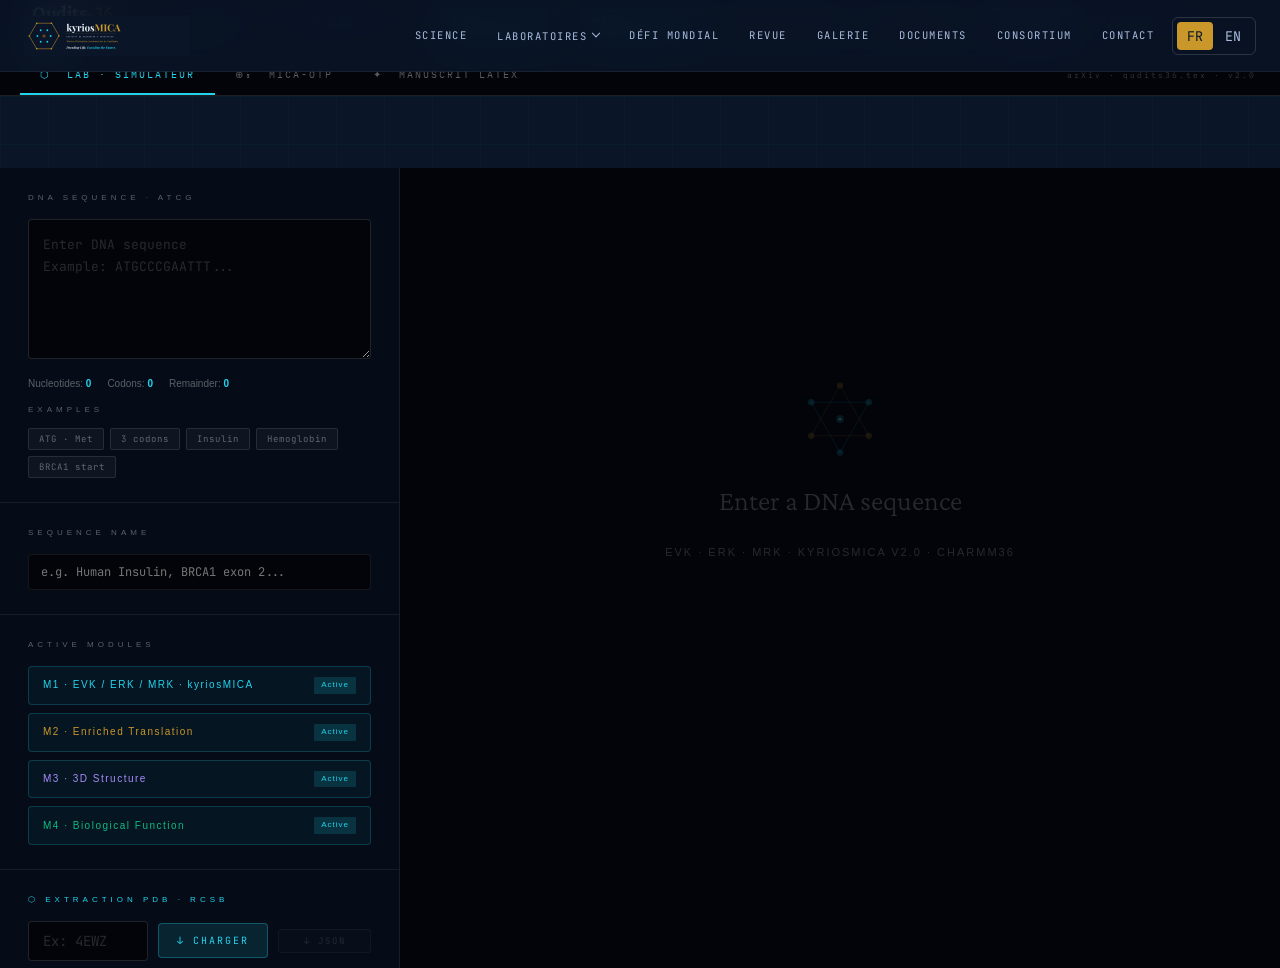
<file: lab/qudits36.html>
<!DOCTYPE html>
<html lang="en">
<head>
<meta charset="UTF-8"/>
<meta name="viewport" content="width=device-width,initial-scale=1.0"/>
<title>Qudits-36 Lab · kyriosMICA · Quantum Biology Institute</title>
<meta name="description" content="Qudits-36 Laboratory · Laboratoire avancé de calcul quantique biologique. Formalisme T₃ (AT·ℝ² ⊕ CG·ℝ³). kyriosMICA." data-fr="Qudits-36 Laboratory · Laboratoire avancé de calcul quantique biologique. Formalisme T₃ (AT·ℝ² ⊕ CG·ℝ³). kyriosMICA." data-en="Qudits-36 Laboratory · Advanced biological quantum computation lab. T₃ formalism (AT·ℝ² ⊕ CG·ℝ³). kyriosMICA."/>
<link rel="preconnect" href="https://fonts.googleapis.com"/>
<link href="https://fonts.googleapis.com/css2?family=IBM+Plex+Mono:wght@300;400;500;600&family=Fraunces:ital,opsz,wght@0,9..144,300;0,9..144,600;1,9..144,300&display=swap" rel="stylesheet"/>
<style>
/* ════════════════════════════════════════════════════════
   QUDITS-36 LAB · Design System
   Aesthetic : Scientific Terminal · Deep Space · Precise
   ════════════════════════════════════════════════════════ */
:root {
  --void:    #02040A;
  --deep:    #060B14;
  --surface: #0A1020;
  --card:    #0D1525;
  --border:  rgba(255,255,255,.07);
  --border2: rgba(255,255,255,.12);
  --gold:    #C9972A;
  --gold2:   #E8C73A;
  --cyan:    #0891B2;
  --cyan2:   #22D3EE;
  --evk:     #22D3EE;   /* EVK color */
  --erk:     #C9972A;   /* ERK color */
  --mrk:     #7C3AED;   /* MRK color */
  --mrk2:    #A78BFA;
  --ok:      #22C55E;
  --warn:    #F59E0B;
  --err:     #EF4444;
  --text:    #E2E8F0;
  --muted:   #64748B;
  --dim:     #334155;
  --ff-mono: 'IBM Plex Mono', monospace;
  --ff-serif:'Fraunces', Georgia, serif;
}

*, *::before, *::after { box-sizing: border-box; margin: 0; padding: 0; }
html { scroll-behavior: smooth; }
body {
  background: var(--void);
  color: var(--text);
  font-family: var(--ff-mono);
  font-size: 13px;
  line-height: 1.6;
  min-height: 100vh;
  overflow-x: hidden;
}

/* ── Grid background ─────────────────────────────────── */
body::before {
  content: '';
  position: fixed; inset: 0; z-index: 0; pointer-events: none;
  background-image:
    linear-gradient(rgba(34,211,238,.028) 1px, transparent 1px),
    linear-gradient(90deg, rgba(34,211,238,.028) 1px, transparent 1px);
  background-size: 48px 48px;
}

/* ── HEADER ──────────────────────────────────────────── */
header {
  position: sticky; top: 0; z-index: 100;
  background: rgba(2,4,10,.92);
  backdrop-filter: blur(12px);
  border-bottom: 1px solid var(--border);
  padding: 0 32px;
  display: flex; align-items: center; justify-content: space-between;
  height: 56px;
}
.hdr-left { display: flex; align-items: center; gap: 16px; }
.hdr-logo {
  font-family: var(--ff-serif);
  font-size: 20px; font-weight: 600; color: #fff;
  letter-spacing: -.5px;
}
.hdr-logo span { color: var(--gold); }
.hdr-tag {
  font-size: 9px; letter-spacing: 3px; text-transform: uppercase;
  color: var(--muted);
  border-left: 1px solid var(--border2); padding-left: 16px;
}
.hdr-version {
  font-size: 9px; letter-spacing: 1px; color: var(--dim);
}
.hdr-right { display: flex; align-items: center; gap: 20px; }
.module-pill {
  font-size: 9px; letter-spacing: 2px; padding: 3px 10px;
  border-radius: 2px; text-transform: uppercase;
}
.m-active {
  background: rgba(34,211,238,.1);
  border: 1px solid rgba(34,211,238,.2);
  color: var(--cyan2);
}
.m-pending {
  background: rgba(255,255,255,.03);
  border: 1px solid rgba(255,255,255,.08);
  color: var(--dim);
}
.hdr-link {
  font-size: 9px; letter-spacing: 2px; text-transform: uppercase;
  color: var(--muted); text-decoration: none;
  transition: color .2s;
}
.hdr-link:hover { color: var(--gold2); }

/* ── MAIN LAYOUT ─────────────────────────────────────── */
main {
  position: relative; z-index: 1;
  display: grid;
  grid-template-columns: 400px 1fr;
  grid-template-rows: auto 1fr;
  min-height: calc(100vh - 100px);
  gap: 0;
}

/* ── INPUT PANEL (left) ──────────────────────────────── */
.input-panel {
  border-right: 1px solid var(--border);
  background: var(--deep);
  display: flex; flex-direction: column;
  position: sticky; top: 100px;
  height: calc(100vh - 100px);
  overflow-y: auto;
}
.panel-section {
  padding: 24px 28px;
  border-bottom: 1px solid var(--border);
}
.panel-label {
  font-size: 8px; letter-spacing: 4px; text-transform: uppercase;
  color: var(--muted); margin-bottom: 14px; display: block;
}
.seq-input {
  width: 100%;
  background: var(--void);
  border: 1px solid var(--border2);
  border-radius: 4px;
  padding: 14px;
  color: var(--cyan2);
  font-family: var(--ff-mono);
  font-size: 13px;
  line-height: 1.7;
  resize: vertical;
  min-height: 140px;
  letter-spacing: 1px;
  outline: none;
  transition: border-color .2s;
}
.seq-input:focus { border-color: rgba(34,211,238,.3); }
.seq-input::placeholder { color: var(--dim); letter-spacing: 0; }

.seq-stats {
  display: flex; gap: 16px; margin-top: 10px;
  font-size: 10px; color: var(--muted);
}
.seq-stat-val { color: var(--cyan2); font-weight: 600; }

/* Example sequences */
.examples { display: flex; flex-wrap: wrap; gap: 6px; margin-top: 8px; }
.ex-btn {
  font-family: var(--ff-mono); font-size: 9px; letter-spacing: 1px;
  padding: 4px 10px; border-radius: 2px; cursor: pointer;
  background: rgba(255,255,255,.04);
  border: 1px solid rgba(255,255,255,.1);
  color: var(--muted); transition: all .2s;
}
.ex-btn:hover { color: var(--gold2); border-color: rgba(201,151,42,.3); }

/* Name input */
.name-input {
  width: 100%; background: var(--void);
  border: 1px solid var(--border);
  border-radius: 4px; padding: 9px 12px;
  color: var(--text); font-family: var(--ff-mono);
  font-size: 12px; outline: none;
  transition: border-color .2s;
}
.name-input:focus { border-color: rgba(201,151,42,.3); }

/* Analyze button */
.btn-analyze {
  width: 100%; padding: 13px;
  background: linear-gradient(135deg, rgba(201,151,42,.2), rgba(34,211,238,.1));
  border: 1px solid rgba(201,151,42,.35);
  border-radius: 4px;
  color: var(--gold2); font-family: var(--ff-mono);
  font-size: 11px; letter-spacing: 3px; text-transform: uppercase;
  cursor: pointer; transition: all .25s;
  margin-top: 4px;
}
.btn-analyze:hover {
  background: linear-gradient(135deg, rgba(201,151,42,.3), rgba(34,211,238,.15));
  border-color: rgba(201,151,42,.5);
}
.btn-analyze:active { transform: scale(.99); }
.btn-analyze:disabled { opacity: .4; cursor: default; }

/* Module toggles */
.module-toggles { display: flex; flex-direction: column; gap: 8px; }
.module-toggle {
  display: flex; align-items: center; justify-content: space-between;
  padding: 10px 14px; border-radius: 4px;
  border: 1px solid var(--border);
  cursor: pointer; transition: all .2s;
}
.module-toggle.on {
  background: rgba(34,211,238,.05);
  border-color: rgba(34,211,238,.2);
}
.module-toggle.disabled {
  opacity: .4; cursor: not-allowed;
}
.mt-label { font-size: 10px; letter-spacing: 1.5px; }
.mt-badge {
  font-size: 8px; padding: 2px 7px; border-radius: 1px;
  letter-spacing: 1px;
}
.badge-on { background: rgba(34,211,238,.15); color: var(--cyan2); }
.badge-soon { background: rgba(255,255,255,.05); color: var(--dim); }

/* Export buttons */
.export-btns { display: flex; gap: 8px; }
.btn-export {
  flex: 1; padding: 8px;
  background: rgba(255,255,255,.04);
  border: 1px solid var(--border2);
  border-radius: 3px;
  color: var(--muted); font-family: var(--ff-mono);
  font-size: 9px; letter-spacing: 2px; text-transform: uppercase;
  cursor: pointer; transition: all .2s;
}
.btn-export:hover { color: var(--text); border-color: rgba(255,255,255,.2); }
.btn-export:disabled { opacity: .3; cursor: default; }

/* ── OUTPUT PANEL (right) ────────────────────────────── */
.output-panel {
  background: var(--void);
  overflow-y: auto;
  padding: 32px;
}

/* ── EMPTY STATE ─────────────────────────────────────── */
.empty-state {
  display: flex; flex-direction: column;
  align-items: center; justify-content: center;
  min-height: 60vh; text-align: center; gap: 20px;
}
.empty-logo {
  width: 80px; height: 80px; opacity: .3;
}
.empty-title {
  font-family: var(--ff-serif);
  font-size: 28px; font-weight: 300; color: var(--dim);
}
.empty-sub {
  font-size: 11px; letter-spacing: 2px; color: var(--dim);
  text-transform: uppercase;
}

/* ── LOADING STATE ───────────────────────────────────── */
.loading-state {
  display: none; flex-direction: column;
  align-items: center; justify-content: center;
  min-height: 60vh; gap: 20px;
}
.loading-state.visible { display: flex; }
.loading-bar {
  width: 240px; height: 2px;
  background: rgba(255,255,255,.06); border-radius: 1px;
  overflow: hidden;
}
.loading-fill {
  height: 100%;
  background: linear-gradient(90deg, var(--gold), var(--cyan2));
  animation: loadFill 1.5s ease-in-out infinite;
}
@keyframes loadFill {
  0%   { width: 0%; margin-left: 0; }
  50%  { width: 60%; margin-left: 20%; }
  100% { width: 0%; margin-left: 100%; }
}
.loading-label {
  font-size: 9px; letter-spacing: 4px; text-transform: uppercase;
  color: var(--muted);
  animation: blink 1.5s ease-in-out infinite;
}
@keyframes blink { 0%,100%{opacity:.3} 50%{opacity:1} }

/* ── RESULTS ─────────────────────────────────────────── */
#results { display: none; }
#results.visible { display: block; }

/* Summary header */
.result-header {
  background: var(--card);
  border: 1px solid var(--border2);
  border-radius: 8px;
  padding: 24px 28px;
  margin-bottom: 24px;
}
.rh-name {
  font-family: var(--ff-serif);
  font-size: 26px; font-weight: 300; color: #fff;
  margin-bottom: 4px;
}
.rh-meta {
  font-size: 10px; letter-spacing: 1.5px; color: var(--muted);
  margin-bottom: 20px;
}
.rh-stats {
  display: grid; grid-template-columns: repeat(4, 1fr); gap: 16px;
}
.rh-stat { padding: 14px 16px; background: var(--void); border-radius: 4px; }
.rh-stat-val {
  font-family: var(--ff-serif);
  font-size: 28px; font-weight: 600; line-height: 1;
  margin-bottom: 4px;
}
.rh-stat-lbl {
  font-size: 8px; letter-spacing: 2px; text-transform: uppercase;
  color: var(--muted);
}

/* Module sections */
.module-section { margin-bottom: 24px; }
.module-hdr {
  display: flex; align-items: center; gap: 12px;
  margin-bottom: 16px;
}
.module-dot {
  width: 8px; height: 8px; border-radius: 50%;
  flex-shrink: 0;
}
.module-title {
  font-size: 9px; letter-spacing: 4px; text-transform: uppercase;
}
.module-desc { font-size: 11px; color: var(--muted); margin-left: auto; }

/* Protein sequence display */
.protein-strip {
  display: flex; flex-wrap: wrap; gap: 4px;
  padding: 16px; background: var(--card);
  border: 1px solid var(--border); border-radius: 6px;
  margin-bottom: 12px;
}
.aa-chip {
  padding: 5px 10px; border-radius: 3px;
  font-size: 10px; letter-spacing: 1px;
  display: flex; flex-direction: column; align-items: center; gap: 2px;
  transition: transform .15s;
  cursor: default;
}
.aa-chip:hover { transform: translateY(-2px); }
.aa-name { font-weight: 600; font-size: 11px; }
.aa-pos  { font-size: 8px; opacity: .5; }
.aa-nonpolaire { background: rgba(148,163,184,.08); border: 1px solid rgba(148,163,184,.15); color: #94A3B8; }
.aa-polaire    { background: rgba(34,211,238,.08);  border: 1px solid rgba(34,211,238,.15);  color: #22D3EE; }
.aa-acide      { background: rgba(239,68,68,.08);   border: 1px solid rgba(239,68,68,.15);   color: #EF4444; }
.aa-basique    { background: rgba(168,85,247,.08);  border: 1px solid rgba(168,85,247,.15);  color: #A855F7; }
.aa-special    { background: rgba(251,191,36,.08);  border: 1px solid rgba(251,191,36,.15);  color: #FBbf24; }
.aa-stop       { background: rgba(239,68,68,.05);   border: 1px solid rgba(239,68,68,.1);    color: #EF4444; }

/* Codon cards */
.codon-grid { display: grid; gap: 12px; }
.codon-card {
  background: var(--card);
  border: 1px solid var(--border);
  border-radius: 8px;
  overflow: hidden;
  transition: border-color .2s;
}
.codon-card:hover { border-color: var(--border2); }

.codon-card-hdr {
  display: flex; align-items: center; gap: 12px;
  padding: 12px 16px;
  background: rgba(255,255,255,.02);
  border-bottom: 1px solid var(--border);
  cursor: pointer;
}
.codon-pos {
  font-size: 9px; letter-spacing: 2px; color: var(--muted);
  min-width: 40px;
}
.codon-seq {
  font-size: 15px; letter-spacing: 4px; font-weight: 500; color: #fff;
}
.codon-arrow { color: var(--dim); margin: 0 8px; }
.codon-mrna { color: var(--muted); font-size: 13px; letter-spacing: 3px; }
.codon-aa {
  margin-left: auto;
  font-family: var(--ff-serif); font-size: 16px; font-weight: 600;
  padding: 2px 12px; border-radius: 3px;
}
.codon-expand {
  color: var(--dim); font-size: 10px; margin-left: 8px;
  transition: transform .2s;
}
.codon-card.expanded .codon-expand { transform: rotate(180deg); }

.codon-body {
  display: none; padding: 16px;
  grid-template-columns: 1fr 1fr 1fr; gap: 12px;
}
.codon-card.expanded .codon-body { display: grid; }

/* EVK/ERK/MRK blocks */
.sig-block { padding: 14px; border-radius: 6px; }
.sig-block-evk { background: rgba(34,211,238,.04);  border: 1px solid rgba(34,211,238,.12); }
.sig-block-erk { background: rgba(201,151,42,.04);  border: 1px solid rgba(201,151,42,.12); }
.sig-block-mrk { background: rgba(124,58,237,.04);  border: 1px solid rgba(124,58,237,.12); }

.sig-label {
  font-size: 8px; letter-spacing: 3px; text-transform: uppercase;
  margin-bottom: 10px; display: block;
}
.sig-evk .sig-label { color: var(--evk); }
.sig-erk .sig-label { color: var(--erk); }
.sig-mrk .sig-label { color: var(--mrk2); }

.sig-vector {
  display: flex; flex-wrap: wrap; gap: 3px; margin-bottom: 8px;
}
.trit {
  width: 22px; height: 22px; display: flex; align-items: center;
  justify-content: center; border-radius: 2px;
  font-size: 10px; font-weight: 600;
}
.trit-n1 { background: rgba(239,68,68,.15); color: #EF4444; border: 1px solid rgba(239,68,68,.2); }
.trit-0  { background: rgba(99,102,241,.15); color: #818CF8; border: 1px solid rgba(99,102,241,.2); }
.trit-p1 { background: rgba(34,211,238,.15); color: #22D3EE; border: 1px solid rgba(34,211,238,.2); }

.sig-row {
  display: flex; justify-content: space-between; align-items: center;
  margin-bottom: 4px; font-size: 10px;
}
.sig-key { color: var(--muted); }
.sig-val { font-weight: 500; }

/* MRK matrix */
.mrk-matrix {
  font-size: 9px; line-height: 1.8; letter-spacing: 0;
  color: var(--muted); overflow-x: auto;
  padding: 8px;
  background: var(--void); border-radius: 3px;
  margin-top: 8px;
}
.mrk-matrix table { border-collapse: collapse; }
.mrk-matrix td {
  padding: 1px 5px; text-align: right;
  min-width: 36px;
}
.mrk-pos  { color: rgba(34,211,238,.7); }
.mrk-zero { color: var(--dim); }
.mrk-neg  { color: rgba(239,68,68,.6); }

/* Global stats charts */
.stat-bars { display: flex; flex-direction: column; gap: 8px; margin-top: 12px; }
.stat-bar-row { display: flex; align-items: center; gap: 10px; }
.stat-bar-label { font-size: 9px; color: var(--muted); width: 80px; flex-shrink: 0; }
.stat-bar-track {
  flex: 1; height: 6px; background: rgba(255,255,255,.05);
  border-radius: 3px; overflow: hidden;
}
.stat-bar-fill {
  height: 100%; border-radius: 3px;
  transition: width .8s cubic-bezier(.16,1,.3,1);
}
.stat-bar-count { font-size: 9px; color: var(--muted); width: 24px; text-align: right; }

/* 3-col grid for global stats */
.global-grid { display: grid; grid-template-columns: 1fr 1fr 1fr; gap: 12px; }
.g-card {
  background: var(--card); border: 1px solid var(--border);
  border-radius: 6px; padding: 14px;
}
.g-card-title {
  font-size: 8px; letter-spacing: 3px; text-transform: uppercase;
  color: var(--muted); margin-bottom: 12px;
}
.g-val {
  font-family: var(--ff-serif); font-size: 32px; font-weight: 600;
  line-height: 1; margin-bottom: 4px;
}
.g-sub { font-size: 9px; color: var(--muted); }

/* Footer note on modules */
.coming-soon {
  background: rgba(255,255,255,.02);
  border: 1px dashed rgba(255,255,255,.08);
  border-radius: 6px; padding: 24px;
  text-align: center; margin-top: 8px;
}
.cs-title { font-size: 10px; letter-spacing: 3px; color: var(--dim); margin-bottom: 6px; }
.cs-list { display: flex; gap: 12px; justify-content: center; flex-wrap: wrap; }
.cs-item {
  font-size: 9px; letter-spacing: 2px; color: var(--dim);
  padding: 4px 12px; border: 1px solid rgba(255,255,255,.06);
  border-radius: 2px;
}

/* Thermo badge */
.thermo {
  font-size: 8px; letter-spacing: 1px; padding: 2px 8px;
  border-radius: 2px;
}
.thermo-tendu    { background: rgba(239,68,68,.1); color: #EF4444; }
.thermo-equilibre{ background: rgba(34,211,238,.1); color: #22D3EE; }
.thermo-stable   { background: rgba(34,197,94,.1); color: #22C55E; }

/* Scrollbar */
::-webkit-scrollbar { width: 4px; height: 4px; }
::-webkit-scrollbar-track { background: transparent; }
::-webkit-scrollbar-thumb { background: var(--dim); border-radius: 2px; }

/* ── RESPONSIVE ──────────────────────────────────────── */
@media(max-width:900px){
  main { grid-template-columns: 1fr; }
  .input-panel { position: static; height: auto; }
  .rh-stats { grid-template-columns: repeat(2,1fr); }
  .global-grid { grid-template-columns: 1fr 1fr; }
  .codon-body { grid-template-columns: 1fr; }
}
@media(max-width:600px){
  header { padding: 0 16px; }
  .hdr-tag, .hdr-right { display: none; }
  .output-panel { padding: 20px 16px; }
  .rh-stats { grid-template-columns: 1fr 1fr; }
  .global-grid { grid-template-columns: 1fr; }
}

/* ── MODULE 3 — 3D STRUCTURE ─────────────────────────── */
#canvas-3d {
  width: 100%; height: 360px;
  border-radius: 8px; display: block;
  background: var(--void);
  border: 1px solid var(--border);
}
.ss-legend { display:flex; gap:16px; flex-wrap:wrap; margin-top:10px; }
.ss-dot {
  width:10px; height:10px; border-radius:50%;
  display:inline-block; margin-right:5px; flex-shrink:0;
}
.ramachandran-grid {
  display:grid; grid-template-columns:1fr 1fr; gap:10px; margin-top:12px;
}
.rama-card {
  background:var(--card); border:1px solid var(--border);
  border-radius:6px; padding:12px;
}
.rama-header { font-size:8px; letter-spacing:3px; color:var(--muted); margin-bottom:8px; }
.phi-psi { font-size:18px; font-weight:600; font-family:var(--ff-serif); }
.energy-bar-wrap {
  height:6px; background:rgba(255,255,255,.05);
  border-radius:3px; overflow:hidden; margin-top:4px;
}

/* ── MODULE 4 — FUNCTION ────────────────────────────── */
.pred-card {
  background:var(--card); border:1px solid var(--border);
  border-radius:8px; padding:16px; margin-bottom:10px;
  display:flex; gap:14px; align-items:flex-start;
}
.pred-score-ring {
  width:52px; height:52px; flex-shrink:0;
  border-radius:50%;
  display:flex; align-items:center; justify-content:center;
  font-family:var(--ff-serif); font-size:16px; font-weight:700;
  border:2px solid;
}
.pred-body { flex:1; }
.pred-name { font-size:14px; font-weight:600; color:#fff; margin-bottom:3px; }
.pred-desc { font-size:11px; color:var(--muted); margin-bottom:6px; }
.pred-evidence {
  font-size:10px; color:var(--muted);
  background:var(--void); padding:6px 10px;
  border-radius:3px; border-left:2px solid;
}
.pred-region {
  font-size:9px; letter-spacing:1px; color:var(--dim);
  margin-top:4px;
}
.qudits-badge {
  font-size:8px; letter-spacing:2px; padding:2px 8px;
  background:rgba(34,211,238,.1); border:1px solid rgba(34,211,238,.2);
  color:var(--cyan2); border-radius:2px; margin-left:8px;
}
.physico-grid {
  display:grid; grid-template-columns:repeat(3,1fr); gap:8px;
  margin-top:12px;
}
.physico-item {
  background:var(--card); border:1px solid var(--border);
  border-radius:4px; padding:10px;
}
.physico-val { font-size:20px; font-weight:700; font-family:var(--ff-serif); }
.physico-lbl { font-size:8px; letter-spacing:2px; color:var(--muted); margin-top:2px; }


/* ════════════════════════════════════════════════════
   MODE MANUEL — Spécification directe des liaisons H
   ════════════════════════════════════════════════════ */

/* Toggle switch */
.mode-toggle-wrap {
  display: flex; align-items: center;
  gap: 10px; margin-bottom: 14px;
}
.mode-toggle-switch {
  position: relative; width: 42px; height: 22px;
  background: rgba(255,255,255,.08);
  border: 1px solid rgba(255,255,255,.12);
  border-radius: 11px; cursor: pointer;
  transition: all .25s;
}
.mode-toggle-switch.on {
  background: rgba(124,58,237,.3);
  border-color: rgba(124,58,237,.5);
}
.mode-toggle-knob {
  position: absolute; top: 2px; left: 2px;
  width: 16px; height: 16px; border-radius: 50%;
  background: #fff; transition: left .25s;
}
.mode-toggle-switch.on .mode-toggle-knob { left: 22px; }
.mode-toggle-label {
  font-size: 10px; letter-spacing: 1.5px;
  text-transform: uppercase;
}

/* Panel manuel */
#manual-panel {
  display: none;
  flex-direction: column;
  gap: 0;
  border-top: 1px solid rgba(124,58,237,.2);
  background: rgba(124,58,237,.03);
}
#manual-panel.visible { display: flex; }

.manual-panel-hdr {
  padding: 16px 28px 12px;
  border-bottom: 1px solid rgba(124,58,237,.1);
}
.manual-panel-title {
  font-size: 9px; letter-spacing: 3px;
  text-transform: uppercase; color: #A78BFA;
  margin-bottom: 6px;
}
.manual-panel-desc {
  font-size: 11px; color: var(--muted);
  line-height: 1.7;
}

/* Presets */
.manual-presets {
  display: flex; gap: 6px; flex-wrap: wrap;
  padding: 10px 28px;
  border-bottom: 1px solid rgba(124,58,237,.08);
}
.preset-btn {
  font-family: var(--ff-mono); font-size: 9px;
  letter-spacing: 1px; padding: 4px 10px;
  border-radius: 2px; cursor: pointer;
  background: rgba(255,255,255,.04);
  border: 1px solid rgba(255,255,255,.1);
  color: var(--muted); transition: all .2s;
}
.preset-btn:hover { color: #A78BFA; border-color: rgba(124,58,237,.4); }

/* Grille de codons */
.manual-grid-wrap { padding: 14px 16px; overflow-y: auto; max-height: 480px; }
#manual-grid { display: flex; flex-direction: column; gap: 10px; }

/* Carte de codon */
.manual-codon-card {
  background: var(--card);
  border: 1px solid rgba(124,58,237,.15);
  border-radius: 8px; overflow: hidden;
}
.mc-header {
  display: flex; align-items: center; gap: 8px;
  padding: 10px 14px;
  background: rgba(124,58,237,.06);
  border-bottom: 1px solid rgba(124,58,237,.1);
  flex-wrap: wrap; gap: 6px;
}
.mc-pos   { font-size:9px; color:var(--muted); min-width:22px; }
.mc-codon { font-size:15px; letter-spacing:4px; font-weight:600; color:#fff; }
.mc-arrow { color:var(--dim); }
.mc-mrna  { font-size:12px; letter-spacing:2px; color:var(--muted); }
.mc-aa    { font-size:14px; font-family:var(--ff-serif); font-weight:600; margin-left:auto; }
.mc-space { font-size:9px; margin-left:6px; }

/* Bases du codon */
.mc-bases {
  display: grid; grid-template-columns: 1fr 1fr 1fr;
  gap: 1px; background: rgba(255,255,255,.04);
}
.mc-base {
  background: var(--void);
  padding: 12px;
}
.mb-header {
  display: flex; align-items: center; gap: 8px;
  margin-bottom: 10px;
}
.mb-base  { font-size:18px; font-weight:700; font-family:var(--ff-serif); }
.mb-pair  { font-size:9px; letter-spacing:1px; color:var(--muted); }
.mb-nbonds{ font-size:9px; color:var(--dim); margin-left:auto; }

/* Contrôle de liaison H */
.hb-row {
  display: flex; align-items: center;
  gap: 8px; margin-bottom: 8px;
  flex-wrap: wrap;
}
.hb-label { font-size:10px; font-weight:600; min-width:22px; }
.hb-phys  { font-size:9px; flex:1; min-width:120px; }
.hb-btns  { display:flex; gap:4px; }
.hb-btn {
  width: 28px; height: 24px;
  font-family: var(--ff-mono); font-size: 9px; font-weight: 700;
  border-radius: 3px; cursor: pointer;
  display: flex; align-items: center; justify-content: center;
  transition: all .15s; border: 1px solid;
}
.hb-btn:hover { opacity: .8; }
.hb-bar-wrap {
  width: 100%; height: 4px;
  background: rgba(255,255,255,.05);
  border-radius: 2px; overflow: hidden;
  margin-top: 2px;
}
.hb-bar-fill { height:100%; border-radius:2px; }

/* Vecteur mini */
.mb-vector {
  display: flex; flex-wrap: wrap; gap: 3px;
  margin-top: 8px; padding-top: 8px;
  border-top: 1px solid rgba(255,255,255,.06);
}

/* Actions mode manuel */
.manual-actions {
  padding: 12px 28px;
  display: flex; gap: 8px; flex-wrap: wrap;
  border-top: 1px solid rgba(124,58,237,.1);
}
.btn-manual-analyze {
  flex: 1;
  padding: 10px;
  background: linear-gradient(135deg,rgba(124,58,237,.25),rgba(167,139,250,.1));
  border: 1px solid rgba(124,58,237,.4);
  border-radius: 4px; color: #A78BFA;
  font-family: var(--ff-mono); font-size:10px;
  letter-spacing:2px; text-transform:uppercase;
  cursor: pointer; transition: all .2s;
}
.btn-manual-analyze:hover {
  background: linear-gradient(135deg,rgba(124,58,237,.35),rgba(167,139,250,.15));
}
.btn-manual-sm {
  padding: 8px 12px;
  background: rgba(255,255,255,.04);
  border: 1px solid rgba(255,255,255,.1);
  border-radius: 3px; color: var(--muted);
  font-family: var(--ff-mono); font-size:9px;
  cursor: pointer; transition: all .2s;
}
.btn-manual-sm:hover { color:#A78BFA; border-color:rgba(124,58,237,.3); }

/* Notification mode manuel */
#manual-notif {
  font-size: 10px; letter-spacing: 1px;
  color: #A78BFA; text-align: center;
  padding: 0 28px 10px;
  opacity: 0; transition: opacity .3s;
}

/* Note scientifique */
.manual-note {
  margin: 0 28px 14px;
  padding: 10px 14px;
  background: rgba(124,58,237,.06);
  border: 1px solid rgba(124,58,237,.15);
  border-left: 3px solid #7C3AED;
  border-radius: 0 4px 4px 0;
  font-size: 10px; color: var(--muted);
  line-height: 1.8;
}
.manual-note strong { color: #A78BFA; }

@media(max-width:700px){
  .mc-bases { grid-template-columns: 1fr; }
  .mc-header { flex-wrap: wrap; }
}


/* ── MODULE PDB ─────────────────────────────────────────── */
.pdb-section {
  background:var(--card); border:1px solid var(--border);
  border-radius:8px; padding:20px; margin-bottom:16px;
}
.pdb-input-row {
  display:flex; gap:10px; align-items:center; flex-wrap:wrap;
}
.pdb-id-input {
  flex:1; min-width:120px; max-width:180px;
  background:var(--void); border:1px solid var(--border2);
  border-radius:4px; padding:10px 14px;
  color:var(--cyan2); font-family:var(--ff-mono);
  font-size:14px; letter-spacing:3px; text-transform:uppercase;
  outline:none; transition:border-color .2s;
}
.pdb-id-input:focus { border-color:rgba(34,211,238,.35); }
.pdb-id-input::placeholder { color:var(--dim); letter-spacing:0; text-transform:none; }
.btn-pdb-load {
  padding:10px 18px; background:rgba(34,211,238,.12);
  border:1px solid rgba(34,211,238,.3); border-radius:4px;
  color:var(--cyan2); font-family:var(--ff-mono);
  font-size:10px; letter-spacing:2px; text-transform:uppercase;
  cursor:pointer; transition:all .2s; white-space:nowrap;
}
.btn-pdb-load:hover { background:rgba(34,211,238,.2); }
.btn-pdb-load:disabled { opacity:.4; cursor:default; }
.pdb-progress-wrap {
  display:none; margin-top:12px;
}
.pdb-progress-bar {
  height:3px; background:rgba(255,255,255,.06);
  border-radius:2px; overflow:hidden; margin-bottom:6px;
}
.pdb-progress-fill {
  height:100%; border-radius:2px; width:0%;
  background:linear-gradient(90deg,var(--gold),var(--cyan2));
  transition:width .3s;
}
.pdb-progress-label {
  font-family:var(--ff-mono); font-size:9px;
  letter-spacing:2px; color:var(--muted);
}
.pdb-result-card {
  display:none; margin-top:14px;
  background:var(--void); border:1px solid var(--border2);
  border-radius:6px; overflow:hidden;
}
.pdb-result-header {
  background:rgba(34,211,238,.06);
  border-bottom:1px solid var(--border);
  padding:12px 16px;
  display:flex; align-items:center; justify-content:space-between;
  flex-wrap:wrap; gap:8px;
}
.pdb-result-id {
  font-family:var(--ff-mono); font-size:14px;
  font-weight:700; color:var(--cyan2); letter-spacing:2px;
}
.pdb-result-title {
  font-size:11px; color:var(--muted); flex:1; min-width:180px;
}
.pdb-result-body { padding:14px 16px; }
.pdb-stat-grid {
  display:grid; grid-template-columns:repeat(3,1fr); gap:8px;
  margin-bottom:12px;
}
.pdb-stat { background:var(--card); border-radius:4px; padding:10px 12px; }
.pdb-stat-val { font-family:var(--ff-mono); font-size:16px; font-weight:600; }
.pdb-stat-lbl { font-size:8px; letter-spacing:2px; color:var(--muted); margin-top:2px; }
.pdb-vectors { margin:10px 0; }
.pdb-vec-row {
  display:flex; align-items:center; gap:10px;
  margin-bottom:6px; flex-wrap:wrap;
}
.pdb-vec-label {
  font-family:var(--ff-mono); font-size:9px;
  letter-spacing:1px; color:var(--muted); min-width:55px;
}
.pdb-dist-grid {
  display:grid; grid-template-columns:repeat(auto-fill,minmax(80px,1fr));
  gap:6px; margin-top:10px;
}
.pdb-dist-item {
  background:var(--card); border-radius:3px; padding:7px 10px;
  font-family:var(--ff-mono); font-size:10px; text-align:center;
}
.pdb-dist-length { font-size:13px; font-weight:600; }
.pdb-dist-state  { font-size:8px; color:var(--muted); margin-top:2px; }
.btn-pdb-use {
  width:100%; margin-top:12px; padding:10px;
  background:linear-gradient(135deg,rgba(34,211,238,.15),rgba(201,151,42,.1));
  border:1px solid rgba(34,211,238,.3); border-radius:4px;
  color:var(--cyan2); font-family:var(--ff-mono);
  font-size:10px; letter-spacing:2px; text-transform:uppercase;
  cursor:pointer; transition:all .2s;
}
.btn-pdb-use:hover { background:linear-gradient(135deg,rgba(34,211,238,.25),rgba(201,151,42,.15)); }
.pdb-error {
  display:none; padding:10px 14px; margin-top:10px;
  background:rgba(239,68,68,.08); border:1px solid rgba(239,68,68,.2);
  border-radius:4px; font-size:11px; color:#EF4444;
}
.pdb-history { margin-top:14px; }
.pdb-history-label {
  font-family:var(--ff-mono); font-size:8px; letter-spacing:3px;
  text-transform:uppercase; color:var(--dim); margin-bottom:8px;
}
.pdb-history-item {
  display:flex; align-items:center; gap:8px;
  padding:6px 0; border-bottom:1px solid var(--border);
  cursor:pointer;
}
.pdb-history-item:hover .pdb-history-id { color:var(--cyan2); }
.pdb-history-id { font-family:var(--ff-mono); font-size:11px; color:var(--muted); min-width:50px; }
.pdb-history-title { font-size:10px; color:var(--dim); flex:1; overflow:hidden; text-overflow:ellipsis; white-space:nowrap; }


/* ── T₃-Net App scoped styles · kyriosMICA ── */

:root {
  --void:   #02040A;
  --ink:    #080C14;
  --card:   #0C1220;
  --border: rgba(255,255,255,.07);
  --gold:   #C9972A;
  --gold2:  #E8B84B;
  --cyan:   #22D3EE;
  --cyan2:  #0891B2;
  --purple: #A78BFA;
  --green:  #22C55E;
  --red:    #EF4444;
  --muted:  rgba(255,255,255,.35);
  --dim:    rgba(255,255,255,.15);
  --text:   rgba(255,255,255,.88);
  --ff-mono: 'IBM Plex Mono', monospace;
  --ff-syne: 'Syne', sans-serif;
  --ff-serif:'Crimson Pro', Georgia, serif;
}

#tab-t3net *, #tab-t3net *::before, #tab-t3net *::after { box-sizing: border-box; margin: 0; padding: 0; }


#tab-t3net body {
  background: var(--void);
  color: var(--text);
  font-family: var(--ff-mono);
  min-height: 100vh;
  overflow-x: hidden;
}

/* ── Grid background ── */
#tab-t3net body::before {
  content:'';
  position:fixed; inset:0; pointer-events:none; z-index:0;
  background-image:
    linear-gradient(rgba(34,211,238,.03) 1px, transparent 1px),
    linear-gradient(90deg, rgba(34,211,238,.03) 1px, transparent 1px);
  background-size: 40px 40px;
}

/* ── Header ── */
#tab-t3net header {
  position: sticky; top: 0; z-index: 100;
  background: rgba(2,4,10,.95);
  backdrop-filter: blur(16px);
  border-bottom: 1px solid var(--border);
  padding: 0 28px;
  display: flex; align-items: center; justify-content: space-between;
  height: 58px;
}
#tab-t3net .hdr-brand {
  display: flex; align-items: center; gap: 12px;
}
#tab-t3net .hdr-logo-text {
  font-family: var(--ff-syne);
  font-weight: 800; font-size: 15px; letter-spacing: .5px;
}
#tab-t3net .hdr-logo-text span { color: var(--gold); }

#tab-t3net .hdr-tag {
  font-size: 8px; letter-spacing: 3px; color: var(--dim);
  text-transform: uppercase;
}
#tab-t3net .hdr-badge {
  font-size: 8px; letter-spacing: 2px;
  background: rgba(201,151,42,.15);
  border: 1px solid rgba(201,151,42,.3);
  color: var(--gold); border-radius: 2px;
  padding: 3px 8px; text-transform: uppercase;
}
#tab-t3net .hdr-right {
  display: flex; align-items: center; gap: 16px;
  font-size: 9px; letter-spacing: 2px; color: var(--dim);
  text-transform: uppercase;
}
#tab-t3net .hdr-right a {
  color: var(--cyan); text-decoration: none;
  transition: opacity .2s;
}
#tab-t3net .hdr-right a:hover { opacity: .7; }


/* ── Main layout ── */
#tab-t3net .app {
  position: relative; z-index: 1;
  max-width: 1100px; margin: 0 auto;
  padding: 28px 24px;
  display: grid;
  grid-template-columns: 380px 1fr;
  gap: 20px;
  min-height: calc(100vh - 58px);
}

/* ── Panel (left) ── */
#tab-t3net .panel {
  display: flex; flex-direction: column; gap: 14px;
}

/* ── Cards ── */
#tab-t3net .card {
  background: var(--card);
  border: 1px solid var(--border);
  border-radius: 8px;
  overflow: hidden;
}
#tab-t3net .card-header {
  padding: 12px 16px;
  border-bottom: 1px solid var(--border);
  display: flex; align-items: center; gap: 8px;
}
#tab-t3net .card-step {
  width: 20px; height: 20px; border-radius: 50%;
  border: 1px solid; font-size: 9px; font-weight: 700;
  display: flex; align-items: center; justify-content: center;
  flex-shrink: 0;
}
#tab-t3net .card-title {
  font-family: var(--ff-mono);
  font-size: 9px; letter-spacing: 3px; text-transform: uppercase;
  flex: 1;
}
#tab-t3net .card-body { padding: 14px 16px; }


/* ── Sequence input ── */
#tab-t3net .seq-label {
  font-size: 8px; letter-spacing: 3px; color: var(--muted);
  text-transform: uppercase; margin-bottom: 8px;
  display: block;
}
#tab-t3net .seq-textarea {
  width: 100%; min-height: 80px;
  background: rgba(0,0,0,.3);
  border: 1px solid rgba(34,211,238,.2);
  border-radius: 4px; padding: 10px 12px;
  color: var(--cyan); font-family: var(--ff-mono);
  font-size: 13px; letter-spacing: 2px;
  resize: vertical; outline: none;
  transition: border-color .2s; line-height: 1.6;
  text-transform: uppercase;
}
#tab-t3net .seq-textarea:focus { border-color: rgba(34, #tab-t3net 211, #tab-t3net 238, #tab-t3net .5); }

#tab-t3net .seq-textarea::placeholder { color: rgba(34, #tab-t3net 211, #tab-t3net 238, #tab-t3net .25); letter-spacing: 1px; }


#tab-t3net .seq-examples {
  display: flex; flex-wrap: wrap; gap: 5px; margin-top: 8px;
}
#tab-t3net .seq-ex {
  font-size: 8px; letter-spacing: 1px;
  background: rgba(255,255,255,.04);
  border: 1px solid rgba(255,255,255,.1);
  border-radius: 2px; padding: 3px 7px;
  cursor: pointer; color: var(--muted);
  transition: all .15s;
}
#tab-t3net .seq-ex:hover { border-color: var(--cyan); color: var(--cyan); }

#tab-t3net .seq-ex.active { border-color: var(--cyan); color: var(--cyan); background: rgba(34, #tab-t3net 211, #tab-t3net 238, #tab-t3net .08); }


/* ── Mode selector ── */
#tab-t3net .mode-grid {
  display: grid; grid-template-columns: repeat(3, 1fr); gap: 6px;
}
#tab-t3net .mode-btn {
  padding: 8px 6px; text-align: center;
  background: transparent;
  border: 1px solid rgba(255,255,255,.1);
  border-radius: 4px; cursor: pointer;
  transition: all .2s;
}
#tab-t3net .mode-btn .mode-name {
  font-size: 9px; letter-spacing: 1px;
  text-transform: uppercase; color: var(--muted);
  display: block; margin-bottom: 3px;
}
#tab-t3net .mode-btn .mode-desc {
  font-size: 7px; color: var(--dim);
}
#tab-t3net .mode-btn.active {
  border-color: rgba(167,139,250,.4);
  background: rgba(167,139,250,.08);
}
#tab-t3net .mode-btn.active .mode-name { color: var(--purple); }


/* ── Run button ── */
#tab-t3net .btn-run {
  width: 100%; padding: 14px;
  background: linear-gradient(135deg, rgba(34,211,238,.18), rgba(201,151,42,.12));
  border: 1px solid rgba(34,211,238,.35);
  border-radius: 5px; cursor: pointer;
  font-family: var(--ff-mono);
  font-size: 11px; letter-spacing: 3px; text-transform: uppercase;
  color: var(--cyan); transition: all .2s;
  position: relative; overflow: hidden;
}
#tab-t3net .btn-run:hover {
  background: linear-gradient(135deg, rgba(34,211,238,.28), rgba(201,151,42,.18));
  border-color: rgba(34,211,238,.6);
}
#tab-t3net .btn-run:active { transform: scale(.99); }

#tab-t3net .btn-run.running {
  animation: pulse 1s ease-in-out infinite;
  pointer-events: none;
}
@keyframes pulse {
  0%,100%{ opacity:1; } 50%{ opacity:.6; }
}

/* ── Comparison mode ── */
#tab-t3net .compare-toggle {
  display: flex; align-items: center; gap: 8px;
  padding: 8px 0; cursor: pointer;
}
#tab-t3net .toggle-track {
  width: 32px; height: 18px; border-radius: 9px;
  background: rgba(255,255,255,.1);
  border: 1px solid rgba(255,255,255,.15);
  position: relative; transition: all .2s;
}
#tab-t3net .toggle-thumb {
  width: 12px; height: 12px; border-radius: 50%;
  background: var(--muted);
  position: absolute; top: 2px; left: 2px;
  transition: all .2s;
}
#tab-t3net .toggle-track.on { background: rgba(167, #tab-t3net 139, #tab-t3net 250, #tab-t3net .2); border-color: rgba(167, #tab-t3net 139, #tab-t3net 250, #tab-t3net .4); }

#tab-t3net .toggle-track.on .toggle-thumb { left: 16px; background: var(--purple); }

#tab-t3net .toggle-label { font-size: 9px; letter-spacing: 2px; color: var(--muted); text-transform: uppercase; }


/* ── Output panel (right) ── */
#tab-t3net .output-panel {
  display: flex; flex-direction: column; gap: 14px;
}

/* ── Pipeline steps visual ── */
#tab-t3net .pipeline-viz {
  display: flex; align-items: center; gap: 0;
  padding: 12px 16px; overflow-x: auto;
}
#tab-t3net .pipe-step {
  display: flex; flex-direction: column; align-items: center; gap: 4px;
  min-width: 80px; opacity: .3; transition: opacity .3s;
}
#tab-t3net .pipe-step.done { opacity: 1; }

#tab-t3net .pipe-step.active { opacity: 1; }

#tab-t3net .pipe-dot {
  width: 28px; height: 28px; border-radius: 50%;
  border: 1.5px solid rgba(255,255,255,.2);
  display: flex; align-items: center; justify-content: center;
  font-size: 10px; font-weight: 700;
  background: rgba(255,255,255,.03);
  transition: all .3s;
}
#tab-t3net .pipe-step.done .pipe-dot  { border-color: var(--green); background: rgba(34, #tab-t3net 197, #tab-t3net 94, #tab-t3net .12); }

#tab-t3net .pipe-step.active .pipe-dot{ border-color: var(--cyan); background: rgba(34, #tab-t3net 211, #tab-t3net 238, #tab-t3net .12); animation: ping .8s ease-in-out infinite; }

@keyframes ping { 0%,100%{box-shadow:0 0 0 0 rgba(34,211,238,.3)} 50%{box-shadow:0 0 0 6px rgba(34,211,238,0)} }
#tab-t3net .pipe-label { font-size: 7px; letter-spacing: 1px; color: var(--dim); text-align: center; text-transform: uppercase; }

#tab-t3net .pipe-arrow {
  flex: 1; height: 1px; background: rgba(255,255,255,.08);
  min-width: 16px; margin-bottom: 18px;
}

/* ── Results ── */
#tab-t3net .results-grid {
  display: grid; grid-template-columns: 1fr 1fr; gap: 10px;
}
#tab-t3net .result-card {
  background: rgba(255,255,255,.02);
  border: 1px solid rgba(255,255,255,.07);
  border-radius: 5px; padding: 12px 14px;
  transition: all .3s;
}
#tab-t3net .result-card.highlight {
  border-color: rgba(34,211,238,.25);
  background: rgba(34,211,238,.04);
}
#tab-t3net .result-lbl {
  font-size: 7px; letter-spacing: 3px; color: var(--dim);
  text-transform: uppercase; margin-bottom: 6px;
}
#tab-t3net .result-val {
  font-size: 22px; font-weight: 700; font-family: var(--ff-mono);
}
#tab-t3net .result-sub {
  font-size: 9px; color: var(--muted); margin-top: 3px;
}

/* ── Conformation prediction ── */
#tab-t3net .conf-prediction {
  padding: 16px;
  display: flex; align-items: center; gap: 14px;
}
#tab-t3net .conf-icon { font-size: 28px; }

#tab-t3net .conf-class {
  font-family: var(--ff-syne);
  font-size: 16px; font-weight: 700;
}
#tab-t3net .conf-confidence {
  font-size: 10px; color: var(--muted); margin-top: 2px;
}
#tab-t3net .conf-bars { flex: 1; display: flex; flex-direction: column; gap: 5px; }

#tab-t3net .conf-bar-row { display: flex; align-items: center; gap: 7px; }

#tab-t3net .conf-bar-label { font-size: 8px; color: var(--dim); min-width: 70px; letter-spacing: 1px; }

#tab-t3net .conf-bar-track { flex: 1; height: 4px; background: rgba(255, #tab-t3net 255, #tab-t3net 255, #tab-t3net .06); border-radius: 2px; overflow: hidden; }

#tab-t3net .conf-bar-fill { height: 100%; border-radius: 2px; transition: width .6s ease-out; }

#tab-t3net .conf-bar-pct { font-size: 8px; color: var(--muted); min-width: 28px; text-align: right; }


/* ── Codon table ── */
#tab-t3net .codon-table { width: 100%; border-collapse: collapse; font-size: 10px; }

#tab-t3net .codon-table th {
  text-align: left; padding: 5px 10px;
  font-size: 7px; letter-spacing: 2px; color: var(--dim);
  text-transform: uppercase;
  border-bottom: 1px solid rgba(255,255,255,.06);
  font-weight: 400;
}
#tab-t3net .codon-table td {
  padding: 6px 10px;
  border-bottom: 1px solid rgba(255,255,255,.03);
  font-family: var(--ff-mono);
}
#tab-t3net .codon-table tr:hover td { background: rgba(255, #tab-t3net 255, #tab-t3net 255, #tab-t3net .02); }

#tab-t3net .trit { display: inline-flex; align-items: center; justify-content: center;
        width: 18px; height: 18px; border-radius: 3px;
        font-size: 9px; font-weight: 700; margin: 0 1px; }
#tab-t3net .trit-neg { background: rgba(239, #tab-t3net 68, #tab-t3net 68, #tab-t3net .15); color: #EF4444; border: 1px solid rgba(239, #tab-t3net 68, #tab-t3net 68, #tab-t3net .3); }

#tab-t3net .trit-zer { background: rgba(129, #tab-t3net 140, #tab-t3net 248, #tab-t3net .15); color: #818CF8; border: 1px solid rgba(129, #tab-t3net 140, #tab-t3net 248, #tab-t3net .3); }

#tab-t3net .trit-pos { background: rgba(34, #tab-t3net 211, #tab-t3net 238, #tab-t3net .15); color: #22D3EE; border: 1px solid rgba(34, #tab-t3net 211, #tab-t3net 238, #tab-t3net .3); }


/* ── MRK matrix ── */
#tab-t3net .mrk-matrix-wrap { overflow-x: auto; }

#tab-t3net .mrk-matrix { border-collapse: collapse; }

#tab-t3net .mrk-matrix td {
  width: 28px; height: 28px; text-align: center;
  font-size: 8px; font-weight: 700; font-family: var(--ff-mono);
  border: 1px solid rgba(255,255,255,.05);
}
#tab-t3net .mrk-pos { color: var(--cyan); background: rgba(34, #tab-t3net 211, #tab-t3net 238, #tab-t3net .1); }

#tab-t3net .mrk-neg { color: var(--red);  background: rgba(239, #tab-t3net 68, #tab-t3net 68, #tab-t3net .1); }

#tab-t3net .mrk-zer { color: var(--dim);  background: transparent; }


/* ── Compare diff ── */
#tab-t3net .diff-badge {
  display: inline-flex; align-items: center; gap: 4px;
  padding: 2px 7px; border-radius: 2px; font-size: 9px;
}
#tab-t3net .diff-badge.diff { background: rgba(201, #tab-t3net 151, #tab-t3net 42, #tab-t3net .15); border: 1px solid rgba(201, #tab-t3net 151, #tab-t3net 42, #tab-t3net .3); color: var(--gold); }

#tab-t3net .diff-badge.same { background: rgba(255, #tab-t3net 255, #tab-t3net 255, #tab-t3net .05); border: 1px solid var(--border); color: var(--dim); }


/* ── Empty state ── */
#tab-t3net .empty-state {
  text-align: center; padding: 60px 20px;
}
#tab-t3net .empty-helix {
  font-size: 48px; opacity: .15; margin-bottom: 16px;
  animation: rotate 8s linear infinite;
}
@keyframes rotate { from{transform:rotate(0deg)} to{transform:rotate(360deg)} }
#tab-t3net .empty-title {
  font-family: var(--ff-syne); font-size: 18px; font-weight: 700;
  color: rgba(255,255,255,.2); margin-bottom: 8px;
}
#tab-t3net .empty-sub { font-size: 10px; color: var(--dim); line-height: 1.6; }


/* ── Attribution ── */
#tab-t3net .attribution {
  text-align: center; padding: 12px;
  font-size: 8px; letter-spacing: 2px; color: rgba(255,255,255,.1);
  text-transform: uppercase;
}

/* ── Responsive ── */
@media (max-width: 720px) {
  .app { grid-template-columns: 1fr; }
  .results-grid { grid-template-columns: 1fr; }
}

/* ── Animations ── */
#tab-t3net .fade-in { animation: fadeIn .4s ease both; }

@keyframes fadeIn { from{opacity:0;transform:translateY(8px)} to{opacity:1;transform:none} }

</style>
<link href="https://fonts.googleapis.com/css2?family=EB+Garamond:ital,wght@0,400;0,500;0,600;0,700;1,400;1,500&family=Crimson+Pro:ital,wght@0,300;0,400;0,600;1,300;1,400&display=swap" rel="stylesheet"/>

<style id="report-styles">
/* ── Report styles scoped to #tab-report ── */

/* ════════════════════════════════════════════════════════
   QUDITS-36 · RAPPORT SCIENTIFIQUE
   Aesthetic : Édition académique noire — Nature meets Vogue
   ════════════════════════════════════════════════════════ */
#tab-report {
  --ink:     #0A0A0C;
  --paper:   #F5F2EC;
  --white:   #FFFFFF;
  --gold:    #B8860B;
  --gold2:   #D4A017;
  --gold3:   #E8C840;
  --cyan:    #0E7490;
  --cyan2:   #0891B2;
  --cyan3:   #22D3EE;
  --evk:     #0E7490;
  --erk:     #B8860B;
  --mrk:     #6B21A8;
  --mrk2:    #7C3AED;
  --dim:     #6B7280;
  --border:  rgba(0,0,0,.1);
  --ff-serif: 'EB Garamond', Georgia, serif;
  --ff-body:  'Crimson Pro', Georgia, serif;
  --ff-mono:  'JetBrains Mono', monospace;
}

#tab-report *, #tab-report *::before, #tab-report *::after { box-sizing: border-box; margin: 0; padding: 0; }
#tab-report html { scroll-behavior: smooth; font-size: 18px; }

#tab-report body {
  background: var(--paper);
  color: var(--ink);
  font-family: var(--ff-body);
  font-size: 1rem;
  line-height: 1.75;
  -webkit-font-smoothing: antialiased;
}

/* ── HEADER ────────────────────────────────────────────── */
#tab-report .doc-header {
  background: var(--ink);
  color: var(--white);
  padding: 80px 0 64px;
  position: relative;
  overflow: hidden;
}
#tab-report .doc-header::before {
  content: '';
  position: absolute; inset: 0;
  background:
    radial-gradient(ellipse 80% 60% at 50% -10%, rgba(34,211,238,.12) 0%, transparent 65%),
    radial-gradient(ellipse 40% 40% at 90% 100%, rgba(184,134,11,.08) 0%, transparent 55%);
  pointer-events: none;
}
#tab-report .doc-header::after {
  content: '';
  position: absolute; bottom: 0; left: 0; right: 0;
  height: 3px;
  background: linear-gradient(90deg, transparent, var(--gold2), var(--cyan3), var(--gold2), transparent);
}

#tab-report .header-inner {
  max-width: 860px; margin: 0 auto; padding: 0 40px;
  position: relative; z-index: 1;
}
#tab-report .doc-journal {
  font-family: var(--ff-mono); font-size: .65rem;
  letter-spacing: 4px; text-transform: uppercase;
  color: rgba(255,255,255,.35); margin-bottom: 32px;
  display: flex; align-items: center; gap: 16px;
}
#tab-report .doc-journal::before {
  content: '';
  display: inline-block; width: 32px; height: 1px;
  background: rgba(255,255,255,.2);
}
#tab-report .doc-title {
  font-family: var(--ff-serif);
  font-size: clamp(2rem, 5vw, 3.2rem);
  font-weight: 400; line-height: 1.15;
  color: var(--white); margin-bottom: 16px;
  letter-spacing: -.5px;
}
#tab-report .doc-title em { color: var(--gold3); font-style: italic; }
#tab-report .doc-subtitle {
  font-family: var(--ff-body); font-size: 1.1rem;
  color: rgba(255,255,255,.55); font-weight: 300;
  margin-bottom: 48px; line-height: 1.6;
  max-width: 600px;
}
#tab-report .doc-meta {
  display: grid; grid-template-columns: 1fr 1fr 1fr;
  gap: 24px; padding-top: 32px;
  border-top: 1px solid rgba(255,255,255,.1);
}
#tab-report .meta-item { }
#tab-report .meta-label {
  font-family: var(--ff-mono); font-size: .6rem;
  letter-spacing: 3px; text-transform: uppercase;
  color: rgba(255,255,255,.3); margin-bottom: 4px;
}
#tab-report .meta-value {
  font-family: var(--ff-body); font-size: .9rem;
  color: rgba(255,255,255,.75);
}
#tab-report .meta-value a {
  color: var(--cyan3); text-decoration: none;
}

/* ── NAVIGATION ────────────────────────────────────────── */
#tab-report .toc-wrap {
  background: var(--ink);
  border-bottom: 1px solid rgba(255,255,255,.06);
  position: sticky; top: 0; z-index: 100;
}
#tab-report .toc-inner {
  max-width: 860px; margin: 0 auto; padding: 0 40px;
  display: flex; align-items: center; gap: 0;
  overflow-x: auto; scrollbar-width: none;
}
#tab-report .toc-inner::-webkit-scrollbar { display: none; }
#tab-report .toc-link {
  font-family: var(--ff-mono); font-size: .6rem;
  letter-spacing: 2px; text-transform: uppercase;
  color: rgba(255,255,255,.3); text-decoration: none;
  padding: 14px 14px; white-space: nowrap;
  transition: color .2s; border-bottom: 2px solid transparent;
}
#tab-report .toc-link:hover { color: rgba(255,255,255,.7); }
#tab-report .toc-link.active { color: var(--gold3); border-bottom-color: var(--gold2); }

/* ── ABSTRACT ──────────────────────────────────────────── */
#tab-report .abstract-wrap {
  background: var(--ink); color: var(--white);
  padding: 56px 0;
}
#tab-report .abstract-inner {
  max-width: 860px; margin: 0 auto; padding: 0 40px;
}
#tab-report .abstract-label {
  font-family: var(--ff-mono); font-size: .6rem;
  letter-spacing: 4px; text-transform: uppercase;
  color: var(--gold2); margin-bottom: 16px;
}
#tab-report .abstract-text {
  font-family: var(--ff-serif); font-size: 1.15rem;
  line-height: 1.8; color: rgba(255,255,255,.8);
  font-weight: 400;
}
#tab-report .abstract-text strong { color: var(--gold3); }
#tab-report .abstract-text em { color: var(--cyan3); font-style: italic; }

#tab-report .keywords {
  margin-top: 24px; display: flex; flex-wrap: wrap; gap: 8px;
}
#tab-report .keyword {
  font-family: var(--ff-mono); font-size: .6rem;
  letter-spacing: 1.5px; padding: 3px 10px;
  border: 1px solid rgba(255,255,255,.15);
  border-radius: 2px; color: rgba(255,255,255,.4);
}

/* ── MAIN CONTENT ──────────────────────────────────────── */
#tab-report .content-wrap {
  max-width: 860px; margin: 0 auto; padding: 0 40px;
}

/* ── SECTIONS ──────────────────────────────────────────── */
#tab-report .section {
  padding: 72px 0 48px;
  border-bottom: 1px solid var(--border);
}
#tab-report .section:last-child { border-bottom: none; }

#tab-report .section-number {
  font-family: var(--ff-mono); font-size: .6rem;
  letter-spacing: 3px; color: var(--dim);
  margin-bottom: 6px;
}
#tab-report .section-title {
  font-family: var(--ff-serif);
  font-size: clamp(1.5rem, 3vw, 2rem);
  font-weight: 400; line-height: 1.2;
  color: var(--ink); margin-bottom: 8px;
  letter-spacing: -.3px;
}
#tab-report .section-title em { color: var(--gold); font-style: italic; }
#tab-report .section-sub {
  font-family: var(--ff-mono); font-size: .65rem;
  letter-spacing: 2px; text-transform: uppercase;
  color: var(--dim); margin-bottom: 32px;
}

/* ── SUBSECTIONS ───────────────────────────────────────── */
#tab-report .subsection { margin-top: 40px; }
#tab-report .subsection-title {
  font-family: var(--ff-serif);
  font-size: 1.25rem; font-weight: 500;
  color: var(--ink); margin-bottom: 16px;
  padding-bottom: 6px;
  border-bottom: 1px solid var(--border);
}

/* ── BODY TEXT ─────────────────────────────────────────── */
#tab-report p {
  font-family: var(--ff-body);
  font-size: 1rem; line-height: 1.8;
  color: #1C1C1E; margin-bottom: 16px;
}
#tab-report p + p { text-indent: 1.5em; }
#tab-report p strong { font-weight: 600; color: var(--ink); }

/* ── EQUATIONS ─────────────────────────────────────────── */
#tab-report .eq-block {
  margin: 32px 0;
  padding: 24px 28px;
  background: var(--ink);
  border-left: 3px solid var(--gold2);
  border-radius: 0 6px 6px 0;
  position: relative;
  overflow-x: auto;
}
#tab-report .eq-number {
  position: absolute; top: 12px; right: 16px;
  font-family: var(--ff-mono); font-size: .6rem;
  color: rgba(255,255,255,.2); letter-spacing: 1px;
}
#tab-report .eq-main {
  font-family: var(--ff-mono); font-size: .9rem;
  color: var(--gold3); line-height: 1.8;
  white-space: pre-wrap;
}
#tab-report .eq-main .ev { color: var(--cyan3); }
#tab-report .eq-main .em { color: #A78BFA; }
#tab-report .eq-label {
  font-family: var(--ff-body); font-size: .85rem;
  font-style: italic; color: rgba(255,255,255,.4);
  margin-top: 10px; line-height: 1.6;
}

/* Inline math */
#tab-report code {
  font-family: var(--ff-mono); font-size: .8em;
  background: rgba(0,0,0,.07); padding: 1px 6px;
  border-radius: 3px; color: var(--ink);
}

/* ── CONCEPT CARDS ─────────────────────────────────────── */
#tab-report .concept-grid {
  display: grid; grid-template-columns: 1fr 1fr 1fr;
  gap: 2px; margin: 32px 0;
}
#tab-report .concept-card {
  padding: 24px 22px;
  border: 1px solid var(--border);
  position: relative; overflow: hidden;
}
#tab-report .concept-card::before {
  content: '';
  position: absolute; top: 0; left: 0;
  width: 3px; height: 100%;
}
#tab-report .card-evk::before { background: var(--evk); }
#tab-report .card-erk::before { background: var(--erk); }
#tab-report .card-mrk::before { background: var(--mrk); }
#tab-report .concept-sigla {
  font-family: var(--ff-serif);
  font-size: 2.5rem; font-weight: 700;
  line-height: 1; margin-bottom: 8px;
  opacity: .08; position: absolute;
  top: 10px; right: 14px;
  pointer-events: none;
}
#tab-report .card-evk .concept-sigla { color: var(--evk); }
#tab-report .card-erk .concept-sigla { color: var(--erk); }
#tab-report .card-mrk .concept-sigla { color: var(--mrk); }
#tab-report .concept-code {
  font-family: var(--ff-mono); font-size: .6rem;
  letter-spacing: 3px; text-transform: uppercase;
  margin-bottom: 6px;
}
#tab-report .card-evk .concept-code { color: var(--evk); }
#tab-report .card-erk .concept-code { color: var(--erk); }
#tab-report .card-mrk .concept-code { color: var(--mrk2); }
#tab-report .concept-name {
  font-family: var(--ff-serif);
  font-size: 1.05rem; font-weight: 500;
  margin-bottom: 8px; line-height: 1.3;
}
#tab-report .concept-def {
  font-family: var(--ff-body);
  font-size: .85rem; line-height: 1.7;
  color: var(--dim);
}

/* ── FIGURE / TABLE ────────────────────────────────────── */
#tab-report .figure {
  margin: 40px 0;
  border: 1px solid var(--border); border-radius: 4px;
  overflow: hidden;
}
#tab-report .figure-body {
  background: var(--ink); padding: 32px;
  display: flex; align-items: center; justify-content: center;
  min-height: 180px;
}
#tab-report .figure-caption {
  padding: 14px 20px;
  background: rgba(0,0,0,.03);
  border-top: 1px solid var(--border);
  font-family: var(--ff-body); font-size: .85rem;
  color: var(--dim); line-height: 1.6;
}
#tab-report .figure-caption strong { color: var(--ink); }

#tab-report table {
  width: 100%; border-collapse: collapse;
  font-family: var(--ff-body); font-size: .9rem;
  margin: 24px 0;
}
#tab-report th {
  font-family: var(--ff-mono); font-size: .6rem;
  letter-spacing: 2px; text-transform: uppercase;
  color: var(--dim); padding: 10px 14px;
  border-bottom: 2px solid var(--ink);
  text-align: left;
}
#tab-report td {
  padding: 10px 14px;
  border-bottom: 1px solid var(--border);
  vertical-align: top; line-height: 1.6;
}
#tab-report tr:last-child td { border-bottom: none; }
#tab-report tr:hover td { background: rgba(0,0,0,.02); }
#tab-report td code { font-size: .75em; }

/* ── CALLOUT BOXES ─────────────────────────────────────── */
#tab-report .callout {
  margin: 28px 0; padding: 20px 24px;
  border-left: 3px solid; border-radius: 0 4px 4px 0;
}
#tab-report .callout-theorem {
  background: rgba(14,116,144,.05);
  border-color: var(--cyan);
}
#tab-report .callout-note {
  background: rgba(184,134,11,.05);
  border-color: var(--gold);
}
#tab-report .callout-flag {
  background: rgba(107,33,168,.05);
  border-color: var(--mrk);
}
#tab-report .callout-label {
  font-family: var(--ff-mono); font-size: .6rem;
  letter-spacing: 3px; text-transform: uppercase;
  margin-bottom: 8px;
}
#tab-report .callout-theorem .callout-label { color: var(--cyan); }
#tab-report .callout-note    .callout-label { color: var(--gold); }
#tab-report .callout-flag    .callout-label { color: var(--mrk2); }
#tab-report .callout-body {
  font-family: var(--ff-body); font-size: .95rem;
  line-height: 1.75; color: #2C2C2E;
}

/* ── BASE PAIR DIAGRAM ─────────────────────────────────── */
#tab-report .bp-diagram {
  display: flex; gap: 32px; justify-content: center;
  align-items: flex-start; flex-wrap: wrap;
}
#tab-report .bp-card {
  background: rgba(255,255,255,.06);
  border: 1px solid rgba(255,255,255,.12);
  border-radius: 6px; padding: 20px 24px;
  min-width: 200px;
}
#tab-report .bp-title {
  font-family: var(--ff-mono); font-size: .7rem;
  letter-spacing: 3px; text-transform: uppercase;
  margin-bottom: 12px;
}
#tab-report .bp-title.at { color: #E8B84B; }
#tab-report .bp-title.cg { color: #22D3EE; }
#tab-report .bp-bonds { display: flex; flex-direction: column; gap: 8px; }
#tab-report .bp-bond {
  display: flex; align-items: center; gap: 10px;
  font-family: var(--ff-mono); font-size: .7rem;
  color: rgba(255,255,255,.6);
}
#tab-report .bp-bond-id { color: rgba(255,255,255,.35); min-width: 24px; }
#tab-report .bp-bond-bar {
  flex: 1; height: 4px; border-radius: 2px;
  background: rgba(255,255,255,.08); overflow: hidden;
}
#tab-report .bp-bond-fill {
  height: 100%; border-radius: 2px;
}
#tab-report .at .bp-bond-fill { background: #E8B84B; }
#tab-report .cg .bp-bond-fill { background: #22D3EE; }

/* ── MATRIX DISPLAY ────────────────────────────────────── */
#tab-report .matrix-wrap {
  overflow-x: auto; margin: 20px 0;
}
#tab-report .matrix-table {
  font-family: var(--ff-mono); font-size: .72rem;
  color: rgba(255,255,255,.7); border-collapse: collapse;
  margin: 0 auto;
}
#tab-report .matrix-table td {
  padding: 4px 8px; text-align: right;
  border: none; min-width: 52px;
  border-bottom: none;
}
#tab-report .matrix-table td:hover { background: rgba(255,255,255,.04); }
#tab-report .m-pos { color: #22D3EE; }
#tab-report .m-zero { color: rgba(255,255,255,.2); }
#tab-report .m-neg { color: #EF4444; }
#tab-report .m-kappa { color: #A78BFA; }
#tab-report .m-lambda { color: #FBbf24; }
#tab-report .matrix-bracket {
  font-size: 3rem; color: rgba(255,255,255,.2);
  vertical-align: middle; line-height: 1;
  font-weight: 100; padding: 0 4px;
}

/* ── REFERENCES ────────────────────────────────────────── */
#tab-report .references { counter-reset: ref; }
#tab-report .ref-item {
  display: flex; gap: 16px;
  padding: 12px 0;
  border-bottom: 1px solid var(--border);
  font-family: var(--ff-body); font-size: .9rem;
  line-height: 1.6;
}
#tab-report .ref-item:last-child { border-bottom: none; }
#tab-report .ref-num {
  font-family: var(--ff-mono); font-size: .7rem;
  color: var(--dim); min-width: 28px;
  padding-top: 2px;
}
#tab-report .ref-body { flex: 1; }
#tab-report .ref-authors { font-weight: 500; }
#tab-report .ref-title { font-style: italic; }
#tab-report .ref-journal { color: var(--dim); }
#tab-report .ref-flag {
  font-family: var(--ff-mono); font-size: .6rem;
  color: var(--mrk2); letter-spacing: 1px;
  padding: 1px 6px; background: rgba(124,58,237,.08);
  border: 1px solid rgba(124,58,237,.15); border-radius: 2px;
  margin-left: 6px; vertical-align: middle;
}

/* ── FOOTER ────────────────────────────────────────────── */
#tab-report .doc-footer {
  background: var(--ink); color: rgba(255,255,255,.3);
  padding: 40px 0;
  border-top: 3px solid;
  border-image: linear-gradient(90deg, var(--gold2), var(--cyan3)) 1;
}
#tab-report .footer-inner {
  max-width: 860px; margin: 0 auto; padding: 0 40px;
  display: flex; justify-content: space-between; align-items: center;
  flex-wrap: wrap; gap: 16px;
}
#tab-report .footer-brand {
  font-family: var(--ff-serif); font-size: 1.1rem;
  color: rgba(255,255,255,.5);
}
#tab-report .footer-brand span { color: var(--gold2); }
#tab-report .footer-meta {
  font-family: var(--ff-mono); font-size: .6rem;
  letter-spacing: 2px; text-align: right;
}

/* ── SCROLL ANIMATION ──────────────────────────────────── */
#tab-report .reveal {
  opacity: 0; transform: translateY(24px);
  transition: opacity .7s ease, transform .7s ease;
}
#tab-report .reveal.visible { opacity: 1; transform: translateY(0); }

/* ── RESPONSIVE ────────────────────────────────────────── */
@media(max-width:700px){
  html { font-size: 16px; }
  .header-inner, .content-wrap, .abstract-inner,
  .footer-inner { padding: 0 20px; }
  .doc-meta { grid-template-columns: 1fr 1fr; }
  .concept-grid { grid-template-columns: 1fr; }
  .bp-diagram { flex-direction: column; align-items: center; }
  .toc-link { padding: 14px 10px; }
}
@media print {
  .toc-wrap { display: none; }
  .section { break-inside: avoid; }
  .eq-block { background: #f5f5f5 !important; }
  .eq-main { color: #000 !important; }
}


/* ── Explicit overrides for correct visibility ── */
#tab-report .content-wrap p,
#tab-report .content-wrap li,
#tab-report .content-wrap td,
#tab-report .subsection-title,
#tab-report .section-title,
#tab-report .section-number,
#tab-report .section-sub,
#tab-report .callout-body {
  color: #1C1C1E;
}
#tab-report .section-title em { color: #B8860B; }
#tab-report .section-title { color: #0A0A0C; }
#tab-report th { color: #6B7280; }
#tab-report td { color: #1C1C1E; }
#tab-report code { background: rgba(0,0,0,.07); color: #0A0A0C; }
#tab-report .eq-main { color: #E8C840; }
#tab-report .eq-main .ev { color: #22D3EE; }
#tab-report .eq-main .em { color: #A78BFA; }
#tab-report .eq-label { color: rgba(255,255,255,.4); }
#tab-report .ref-body { color: #2C2C2E; }
#tab-report .ref-journal { color: #6B7280; }
#tab-report .figure-caption { color: #6B7280; }
#tab-report .concept-def { color: #6B7280; }
#tab-report .callout-label { color: inherit; }
#tab-report .callout-theorem { background: rgba(14,116,144,.05); border-color: #0E7490; }
#tab-report .callout-note    { background: rgba(184,134,11,.05); border-color: #B8860B; }
#tab-report .callout-flag    { background: rgba(107,33,168,.05); border-color: #6B21A8; }
#tab-report .callout-theorem .callout-label { color: #0E7490; }
#tab-report .callout-note    .callout-label { color: #B8860B; }
#tab-report .callout-flag    .callout-label { color: #7C3AED; }
/* Dark sections (header, abstract) keep white text */
#tab-report .doc-header,
#tab-report .abstract-wrap,
#tab-report .eq-block,
#tab-report .figure-body,
#tab-report .doc-footer,
#tab-report .toc-wrap { color: inherit; }
#tab-report .doc-header * { color: inherit; }
#tab-report .abstract-text { color: rgba(255,255,255,.85); }
/* Table */
#tab-report table { color: #1C1C1E; }
#tab-report tr:hover td { background: rgba(0,0,0,.02); }
#tab-report th { border-bottom: 2px solid #0A0A0C; }
#tab-report td { border-bottom: 1px solid rgba(0,0,0,.1); }
/* Concept cards */
#tab-report .concept-card { border-color: rgba(0,0,0,.1); }
#tab-report .concept-name { color: #0A0A0C; }
/* Ref items */
#tab-report .ref-item { border-bottom: 1px solid rgba(0,0,0,.1); }
#tab-report .ref-num { color: #6B7280; }
#tab-report .ref-authors { color: #0A0A0C; }
#tab-report .ref-title { color: #2C2C2E; }
/* Section numbers */
#tab-report .section-number { color: #6B7280; }
#tab-report .section-sub    { color: #6B7280; }
/* Reveal */
#tab-report .reveal { opacity: 1 !important; transform: none !important; }

</style>
<!-- kyriosMICA shared assets (v3) -->
<link rel="stylesheet" href="/assets/shared/brand.css">
<link rel="stylesheet" href="/assets/shared/nav.css">
<link rel="icon" type="image/svg+xml" href="/assets/favicon.svg">
<link rel="alternate icon" href="/assets/favicon.ico">
<link rel="canonical" href="https://kyriosmica.com/lab/qudits36.html"/>
</head>
<body>
<div id="kyrios-nav"></div>


<!-- ── HEADER ─────────────────────────────────────────── -->
<header>
  <div class="hdr-left">
    <div class="hdr-logo">Qudits<span>-36</span> Lab</div>
    <div class="hdr-tag">kyriosMICA · Bio-Informatics Engine</div>
  </div>
  <div class="hdr-right">
    <span class="module-pill m-active">M1 EVK·ERK·MRK</span>
    <span class="module-pill m-active">M2 Translation</span>
    <span class="module-pill m-pending">M3 Structure 3D</span>
    <span class="module-pill m-pending">M4 Function</span>
    <a href="https://lab.kyriosmica.com/t3net" target="_blank"
    style="font-family:'IBM Plex Mono',monospace;font-size:9px;letter-spacing:1px;
           color:rgba(167,139,250,.8);text-decoration:none;padding:4px 8px;
           background:rgba(167,139,250,.08);border:1px solid rgba(167,139,250,.2);
           border-radius:3px;transition:all .2s;"
    onmouseover="this.style.background='rgba(167,139,250,.15)'"
    onmouseout="this.style.background='rgba(167,139,250,.08)'">
    T₃-Net App ↗
  </a>
  <a href="https://www.kyriosmica.com" target="_blank" class="hdr-link">kyriosmica.com ↗</a>
    <span class="hdr-version">v2.0</span>
  </div>
</header>

<!-- ── TAB BAR — always visible ──────────────────────────── -->
<div id="tab-bar" style="
  background:#02040A;
  border-bottom:1px solid rgba(255,255,255,.1);
  display:flex;align-items:stretch;
  padding:0 20px;
  position:sticky;top:56px;z-index:99;">
  <button id="nav-lab" data-label="⬡ &nbsp;Lab · Simulateur" onclick="switchTab('lab')" style="
    font-family:'IBM Plex Mono',monospace;
    font-size:10px;letter-spacing:2px;text-transform:uppercase;
    padding:12px 20px;border:none;border-bottom:2px solid var(--cyan2,#22D3EE);
    background:transparent;color:#22D3EE;
    cursor:pointer;transition:all .2s;white-space:nowrap;">
    ⬡ &nbsp;Lab · Simulateur
  </button>
  <button id="nav-mica" data-label="&#x2295;&#x2083; &nbsp;MICA-OTP" onclick="switchTab('mica')" style="
    font-family:'IBM Plex Mono',monospace;
    font-size:10px;letter-spacing:2px;text-transform:uppercase;
    padding:12px 20px;border:none;border-bottom:2px solid transparent;
    background:transparent;color:rgba(255,255,255,.35);
    cursor:pointer;transition:all .2s;white-space:nowrap;">
    &#x2295;&#x2083; &nbsp;MICA-OTP
  </button>
  <button id="nav-report" data-label="&#x2726; &nbsp;Manuscrit LaTeX" onclick="switchTab('report')" style="
    font-family:'IBM Plex Mono',monospace;
    font-size:10px;letter-spacing:2px;text-transform:uppercase;
    padding:12px 20px;border:none;border-bottom:2px solid transparent;
    background:transparent;color:rgba(255,255,255,.35);
    cursor:pointer;transition:all .2s;white-space:nowrap;">
    ✦ &nbsp;Manuscrit LaTeX
  </button>
  <div style="flex:1;"></div>
  <div style="
    font-family:'IBM Plex Mono',monospace;font-size:8px;
    letter-spacing:2px;color:rgba(255,255,255,.2);
    display:flex;align-items:center;padding-right:4px;">
    arXiv · qudits36.tex · v2.0
  </div>
</div>

<!-- ── MAIN ───────────────────────────────────────────── -->

<div id="tab-lab" style="display:block;">
<main>

  <!-- INPUT PANEL -->
  <aside class="input-panel">

    <div class="panel-section">
      <span class="panel-label">DNA Sequence · ATCG</span>
      <textarea
        class="seq-input"
        id="seq-input"
        placeholder="Enter DNA sequence&#10;Example: ATGCCCGAATTT..."
        spellcheck="false"
        autocomplete="off"
      ></textarea>
      <div class="seq-stats">
        <span>Nucleotides: <span class="seq-stat-val" id="stat-nt">0</span></span>
        <span>Codons: <span class="seq-stat-val" id="stat-codons">0</span></span>
        <span>Remainder: <span class="seq-stat-val" id="stat-rem">0</span></span>
      </div>
      <div class="examples" style="margin-top:12px;">
        <span class="panel-label" style="width:100%;margin-bottom:6px;">Examples</span>
        <button class="ex-btn" onclick="loadEx('ATG')">ATG · Met</button>
        <button class="ex-btn" onclick="loadEx('ATGCCCGAA')">3 codons</button>
        <button class="ex-btn" onclick="loadEx('ATGGCCCTGTGGATGCGCCTCCTGCCCCTGCTGGCGCTGCTGGCCCTCTGGGGACCT')">Insulin</button>
        <button class="ex-btn" onclick="loadEx('ATGGTGCATCTGACTCCTGAGGAGAAGTCTGCCGTTACTGCCCTGTGGGGCAAGGTG')">Hemoglobin</button>
        <button class="ex-btn" onclick="loadEx('ATGGAGAAAGATGTTTTCGTTTTGGAGTTTGTTTTGGCTATGGCCTTCTTCTTTTGG')">BRCA1 start</button>
      </div>
    </div>

    <div class="panel-section">
      <span class="panel-label">Sequence Name</span>
      <input class="name-input" id="seq-name" type="text"
             placeholder="e.g. Human Insulin, BRCA1 exon 2..."
             value=""/>
    </div>

    <div class="panel-section">
      <span class="panel-label">Active Modules</span>
      <div class="module-toggles">
        <div class="module-toggle on">
          <span class="mt-label" style="color:var(--evk);">M1 · EVK / ERK / MRK · kyriosMICA</span>
          <span class="mt-badge badge-on">Active</span>
        </div>
        <div class="module-toggle on">
          <span class="mt-label" style="color:var(--gold);">M2 · Enriched Translation</span>
          <span class="mt-badge badge-on">Active</span>
        </div>
        <div class="module-toggle on" id="tog-m3" onclick="toggleModule('m3')">
          <span class="mt-label" style="color:#A78BFA;">M3 · 3D Structure</span>
          <span class="mt-badge badge-on" id="badge-m3">Active</span>
        </div>
        <div class="module-toggle on" id="tog-m4" onclick="toggleModule('m4')">
          <span class="mt-label" style="color:#10B981;">M4 · Biological Function</span>
          <span class="mt-badge badge-on" id="badge-m4">Active</span>
        </div>
      </div>
    </div>



    <!-- MODULE PDB -->
    <div class="panel-section">
      <span class="panel-label" style="color:var(--cyan2);">⬡ Extraction PDB · RCSB</span>
      <div class="pdb-input-row">
        <input class="pdb-id-input" id="pdb-id-input" type="text"
               placeholder="Ex: 4EWZ" maxlength="4"
               onkeydown="if(event.key==='Enter')loadPDB()"
               style="text-transform:uppercase;"/>
        <button class="btn-pdb-load" id="btn-pdb-load" onclick="loadPDB()">
          ↓ Charger
        </button>
        <button class="btn-export" onclick="exportPDBResults()" id="btn-pdb-export"
                disabled style="padding:5px 10px;">↓ JSON</button>
      </div>

      <div style="font-size:9px;color:var(--dim);margin-top:6px;line-height:1.6;">
        Exemples : <span style="color:var(--cyan2);cursor:pointer;" onclick="document.getElementById('pdb-id-input').value='4EWZ'">4EWZ</span>
        · <span style="color:var(--cyan2);cursor:pointer;" onclick="document.getElementById('pdb-id-input').value='1MSI'">1MSI</span>
        · <span style="color:var(--cyan2);cursor:pointer;" onclick="document.getElementById('pdb-id-input').value='1D65'">1D65</span>
        · <span style="color:var(--cyan2);cursor:pointer;" onclick="document.getElementById('pdb-id-input').value='3I40'">3I40</span>
      </div>

      <!-- Progress -->
      <div class="pdb-progress-wrap" id="pdb-progress-wrap">
        <div class="pdb-progress-bar">
          <div class="pdb-progress-fill" id="pdb-progress-fill"></div>
        </div>
        <div class="pdb-progress-label" id="pdb-progress-label">Chargement...</div>
      </div>

      <!-- Error -->
      <div class="pdb-error" id="pdb-error"></div>

      <!-- Result Card -->
      <div class="pdb-result-card" id="pdb-result-card">
        <div class="pdb-result-header">
          <span class="pdb-result-id" id="pdb-res-id">—</span>
          <span class="pdb-result-title" id="pdb-res-title">—</span>
          <span style="font-family:var(--ff-mono);font-size:9px;color:var(--dim);">
            <span id="pdb-res-res">—</span> · <span id="pdb-res-met">—</span>
          </span>
        </div>
        <div class="pdb-result-body">
          <!-- Stats -->
          <div class="pdb-stat-grid">
            <div class="pdb-stat">
              <div class="pdb-stat-val" id="pdb-stat-hb" style="color:var(--cyan2);">—</div>
              <div class="pdb-stat-lbl">H-bonds total</div>
            </div>
            <div class="pdb-stat">
              <div class="pdb-stat-val" id="pdb-stat-at" style="color:var(--gold);">—</div>
              <div class="pdb-stat-lbl">AT pairs</div>
            </div>
            <div class="pdb-stat">
              <div class="pdb-stat-val" id="pdb-stat-cg" style="color:var(--cyan2);">—</div>
              <div class="pdb-stat-lbl">CG pairs</div>
            </div>
          </div>

          <!-- Vectors -->
          <div class="pdb-vectors">
            <div style="font-size:8px;letter-spacing:2px;color:var(--muted);text-transform:uppercase;margin-bottom:6px;">Vecteurs Qudits-36</div>
            <div class="pdb-vec-row">
              <span class="pdb-vec-label" style="color:var(--gold);">AT (ℝ²)</span>
              <div id="pdb-at-vector" style="display:flex;gap:3px;"></div>
            </div>
            <div class="pdb-vec-row">
              <span class="pdb-vec-label" style="color:var(--cyan2);">CG (ℝ³)</span>
              <div id="pdb-cg-vector" style="display:flex;gap:3px;"></div>
            </div>
          </div>

          <!-- Distribution -->
          <div style="display:grid;grid-template-columns:1fr 1fr;gap:10px;margin-top:10px;">
            <div>
              <div style="font-size:8px;letter-spacing:2px;color:var(--gold);margin-bottom:4px;text-transform:uppercase;">AT distribution</div>
              <div id="pdb-at-dist"></div>
            </div>
            <div>
              <div style="font-size:8px;letter-spacing:2px;color:var(--cyan2);margin-bottom:4px;text-transform:uppercase;">CG distribution</div>
              <div id="pdb-cg-dist"></div>
            </div>
          </div>

          <!-- Sample distances -->
          <div style="font-size:8px;letter-spacing:2px;color:var(--dim);margin:10px 0 6px;text-transform:uppercase;">Distances H (Å) · sample</div>
          <div class="pdb-dist-grid" id="pdb-dist-grid"></div>

          <!-- Use in Manual Mode -->
          <button class="btn-pdb-use" onclick="usePDBInManual(document.getElementById('pdb-res-id').textContent)">
            ⬡ &nbsp;Appliquer ces vecteurs en Mode Manuel
          </button>
          <div style="font-size:8px;color:var(--dim);margin-top:4px;text-align:center;">
            Active le mode manuel et injecte les états mesurés
          </div>
        </div>
      </div>

      <!-- History -->
      <div class="pdb-history" id="pdb-history-section" style="margin-top:12px;">
        <div class="pdb-history-label">Analyses récentes</div>
        <div id="pdb-history-list">
          <div style="font-size:10px;color:var(--dim);">Aucune analyse récente</div>
        </div>
      </div>
    </div>

    <!-- MODE MANUEL -->
    <div class="panel-section">
      <div class="mode-toggle-wrap">
        <div class="mode-toggle-switch" id="manual-switch" onclick="toggleManualMode()">
          <div class="mode-toggle-knob"></div>
        </div>
        <span class="mode-toggle-label" style="color:#A78BFA;">
          Mode Manuel · H-bond states
        </span>
      </div>
      <div style="font-size:10px;color:var(--dim);line-height:1.7;">
        Spécifiez {−1, 0, +1} pour chaque liaison H.<br/>
        Correspond à une mesure expérimentale (FTIR, cristallographie).
      </div>
    </div>

    <div class="panel-section">
      <button class="btn-analyze" id="btn-analyze" onclick="runAnalysis()">
        ⬡ &nbsp;Analyze Sequence
      </button>
    </div>

    <div class="panel-section" style="border-bottom:none;">
      <span class="panel-label">Export</span>
      <div class="export-btns">
        <button class="btn-export" id="btn-json" onclick="exportJSON()" disabled>↓ JSON</button>
        <button class="btn-export" id="btn-txt"  onclick="exportTXT()"  disabled>↓ Report</button>
      </div>
    </div>

    <!-- PANEL MANUEL EXPANDABLE -->
    <div id="manual-panel">
      <div class="manual-panel-hdr">
        <div class="manual-panel-title">Spécification Manuelle · Liaisons Hydrogène</div>
        <div class="manual-panel-desc">
          Pour chaque base, choisissez l'état de chaque liaison H :<br/>
          <strong style="color:#EF4444;">−1 comprimée (1.8Å)</strong> ·
          <strong style="color:#818CF8;">0 équilibre (2.0Å)</strong> ·
          <strong style="color:#22D3EE;">+1 étirée (2.2Å)</strong>
        </div>
      </div>

      <div class="manual-note">
        <strong>Note scientifique :</strong> ces états correspondent aux longueurs
        de liaisons H mesurées en cristallographie (PDB) ou spectroscopie FTIR.
        L'EVK, l'ERK et la MRK sont calculés directement depuis ces valeurs
        — sans inférence depuis l'identité de la base.
      </div>

      <div class="manual-presets">
        <span style="font-size:8px;letter-spacing:2px;color:var(--dim);align-self:center;">PRESETS :</span>
        <button class="preset-btn" onclick="presetEquilibrium()">Équilibre (0)</button>
        <button class="preset-btn" onclick="presetCompressed()">Comprimé (−1)</button>
        <button class="preset-btn" onclick="presetStretched()">Étiré (+1)</button>
        <button class="preset-btn" onclick="presetAlternate()">Alternance</button>
      </div>

      <div class="manual-grid-wrap">
        <div id="manual-grid">
          <div style="text-align:center;padding:24px;color:var(--dim);font-size:11px;">
            Entrez une séquence ADN ci-dessus pour afficher les contrôles.
          </div>
        </div>
      </div>

      <div class="manual-actions">
        <button class="btn-manual-analyze" id="btn-manual-analyze"
                onclick="runManualAnalysis()">
          ⬡ &nbsp;Analyser (mode manuel)
        </button>
        <button class="btn-manual-sm" onclick="exportManualStates()"
                title="Exporter les états en JSON">↓ États JSON</button>
        <label class="btn-manual-sm" style="cursor:pointer;" title="Importer des états JSON">
          ↑ Importer
          <input type="file" accept=".json" style="display:none"
                 onchange="importManualStates(this.files[0])"/>
        </label>
      </div>
      <div id="manual-notif"></div>
    </div>

  </aside>

  <!-- OUTPUT PANEL -->
  <section class="output-panel">

    <!-- Empty state -->
    <div class="empty-state" id="empty-state">
      <svg class="empty-logo" viewBox="0 0 100 100" xmlns="http://www.w3.org/2000/svg">
        <polygon points="50,8 86,71 14,71" fill="none" stroke="rgba(201,151,42,.3)" stroke-width="1.2"/>
        <polygon points="50,92 86,29 14,29" fill="none" stroke="rgba(34,211,238,.3)" stroke-width="1.2"/>
        <circle cx="50" cy="8"  r="4" fill="rgba(201,151,42,.4)"/>
        <circle cx="86" cy="71" r="4" fill="rgba(201,151,42,.4)"/>
        <circle cx="14" cy="71" r="4" fill="rgba(201,151,42,.4)"/>
        <circle cx="50" cy="92" r="4" fill="rgba(34,211,238,.4)"/>
        <circle cx="86" cy="29" r="4" fill="rgba(34,211,238,.4)"/>
        <circle cx="14" cy="29" r="4" fill="rgba(34,211,238,.4)"/>
        <circle cx="50" cy="50" r="5" fill="rgba(34,211,238,.3)"/>
        <circle cx="50" cy="50" r="2" fill="rgba(255,255,255,.5)"/>
      </svg>
      <div class="empty-title">Enter a DNA sequence</div>
      <div class="empty-sub">EVK · ERK · MRK · kyriosMICA v2.0 · CHARMM36</div>
    </div>

    <!-- Loading -->
    <div class="loading-state" id="loading-state">
      <div class="loading-bar"><div class="loading-fill"></div></div>
      <div class="loading-label">Computing Qudits-36</div>
    </div>

    <!-- Results -->
    <div id="results">

      <!-- Summary header -->
      <div class="result-header">
        <div class="rh-name" id="r-name">—</div>
        <div style="display:flex;align-items:center;gap:10px;margin-bottom:6px;flex-wrap:wrap;">
          <div class="rh-meta" id="r-meta" style="margin:0;flex:1;">—</div>
          <span id="r-mode-badge" style="font-family:'IBM Plex Mono',monospace;font-size:8px;letter-spacing:2px;text-transform:uppercase;padding:2px 8px;border-radius:2px;border:1px solid;white-space:nowrap;">—</span>
        </div>
        <div id="r-flags" style="font-family:'IBM Plex Mono',monospace;font-size:8px;letter-spacing:1px;color:rgba(124,58,237,.6);margin-bottom:12px;"></div>
        <div class="rh-stats">
          <div class="rh-stat">
            <div class="rh-stat-val" id="r-nt" style="color:var(--cyan2);">—</div>
            <div class="rh-stat-lbl">nucleotides</div>
          </div>
          <div class="rh-stat">
            <div class="rh-stat-val" id="r-codons" style="color:var(--gold);">—</div>
            <div class="rh-stat-lbl">codons</div>
          </div>
          <div class="rh-stat">
            <div class="rh-stat-val" id="r-dim" style="color:var(--mrk2);">—</div>
            <div class="rh-stat-lbl">dimension</div>
          </div>
          <div class="rh-stat">
            <div class="rh-stat-val" id="r-states" style="color:var(--ok);">—</div>
            <div class="rh-stat-lbl">total states</div>
          </div>
        </div>
      </div>

      <!-- Module 2 — Protein -->
      <div class="module-section">
        <div class="module-hdr">
          <div class="module-dot" style="background:var(--gold);"></div>
          <div class="module-title" style="color:var(--gold);">M2 · Enriched Translation</div>
          <div class="module-desc" id="r-protein-len">—</div>
        </div>
        <div class="protein-strip" id="protein-strip"></div>
        <div class="global-grid" id="aa-class-grid"></div>
      </div>

      <!-- Module 1 — EVK/ERK/MRK global stats -->
      <div class="module-section">
        <div class="module-hdr">
          <div class="module-dot" style="background:var(--evk);"></div>
          <div class="module-title" style="color:var(--evk);">M1 · Qudits-36 Global Statistics</div>
        </div>
        <div class="global-grid" id="global-stats-grid"></div>
      </div>

      <!-- Codon-by-codon -->
      <div class="module-section">
        <div class="module-hdr">
          <div class="module-dot" style="background:var(--mrk2);"></div>
          <div class="module-title" style="color:var(--mrk2);">Codon Signatures · EVK / ERK / MRK</div>
          <div class="module-desc">Click to expand</div>
        </div>
        <div class="codon-grid" id="codon-grid"></div>
      </div>

      <!-- MODULE 3 — 3D Structure -->
      <div class="module-section" id="section-m3">
        <div class="module-hdr">
          <div class="module-dot" style="background:#A78BFA;"></div>
          <div class="module-title" style="color:#A78BFA;">M3 · Qudits-36 Structure 3D</div>
          <div class="module-desc" id="r-ss-summary">—</div>
        </div>

        <!-- 3D Viewer -->
        <canvas id="canvas-3d"></canvas>
        <div id="canvas-controls" style="display:flex;gap:8px;margin-top:8px;flex-wrap:wrap;">
          <button class="btn-export" onclick="resetCamera()" style="padding:5px 12px;">⊙ Reset view</button>
          <button class="btn-export" onclick="toggleSpin()" id="btn-spin" style="padding:5px 12px;">▷ Auto-rotate</button>
          <button class="btn-export" id="btn-pdb" onclick="downloadPDB()" disabled style="padding:5px 12px;">↓ PDB</button>
        </div>

        <!-- SS legend -->
        <div class="ss-legend" id="ss-legend" style="margin-top:12px;"></div>

        <!-- Structure stats -->
        <div class="global-grid" id="structure-stats-grid" style="margin-top:14px;"></div>

        <!-- Ramachandran sample -->
        <div style="font-size:8px;letter-spacing:3px;color:var(--muted);margin:16px 0 10px;text-transform:uppercase;">
          Ramachandran Sample (first 8 residues)
        </div>
        <div class="ramachandran-grid" id="rama-grid"></div>
      </div>

      <!-- MODULE 4 — Biological Functions -->
      <div class="module-section" id="section-m4">
        <div class="module-hdr">
          <div class="module-dot" style="background:#10B981;"></div>
          <div class="module-title" style="color:#10B981;">M4 · Biological Function Prediction</div>
          <div class="module-desc" id="r-pred-count">—</div>
        </div>

        <!-- Physico-chemical properties -->
        <div style="font-size:8px;letter-spacing:3px;color:var(--muted);margin-bottom:10px;text-transform:uppercase;">
          Physico-chemical Profile
        </div>
        <div class="physico-grid" id="physico-grid"></div>

        <!-- Predictions -->
        <div style="font-size:8px;letter-spacing:3px;color:var(--muted);margin:16px 0 10px;text-transform:uppercase;">
          Functional Predictions
        </div>
        <div id="predictions-list"></div>

        <!-- No predictions -->
        <div id="no-predictions" style="display:none;text-align:center;padding:24px;color:var(--dim);font-size:11px;">
          No significant functional signature detected in this sequence.
        </div>
      </div>

      <!-- Framework note -->
      <div class="coming-soon">
        <div class="cs-title">Qudits-36 · kyriosMICA · v0.1</div>
        <div class="cs-list">
          <span class="cs-item">M3 predictions use MRK force field</span>
          <span class="cs-item">M4 includes Qudits-specific signatures</span>
          <span class="cs-item">Export PDB + JSON available</span>
        </div>
      </div>

    </div>
  </section>
</main>

<script>
// ═══════════════════════════════════════════════════════════════
//  QUDITS-36 ENGINE v2.0 · Fondements Physiques Rigoureux
//  kyriosMICA · © 2026 Cyrille Egnon DAVOH
//
//  Références :
//    Hobza & Šponer, Chem.Rev. 1999, 99, 3247       ← États QM AT
//    Šponer et al., Chem.Rev. 2018, 118, 4177        ← États QM CG · κ
//    Best et al., JCTC 2012, 8, 3257                 ← CHARMM36 · k_HB
//    Koch & Popelier, J.Phys.Chem.A 1995, 99, 9747   ← AIM · ρ_BCP
//    Wijmenga & van Buuren 1998                       ← λ inter [FLAG_CALIBRATE]
// ═══════════════════════════════════════════════════════════════

// ── Constantes physiques · CHARMM36 ──────────────────────────
const PC = {
  K_HB:       20.0,    // kcal/mol/Å² — Best et al. JCTC 2012
  DELTA_D:    0.20,    // Å — déviation par état ternaire
  E_PAULI:    0.400,   // kcal/mol — répulsion Pauli compression [FLAG_CALIBRATE]
  KAPPA_AT:   0.30,    // coopérativité intra-AT — Šponer et al. 2018
  KAPPA_CG:   0.50,    // coopérativité intra-CG — Šponer et al. 2018
  LAMBDA:     0.12,    // couplage inter-bases — Wijmenga 1998 [FLAG_CALIBRATE]
  kBT_300K:   0.596,   // kcal/mol à 300K
};

// Énergies par état : ΔE(−1) = ½·k·Δd² + E_Pauli, ΔE(0) = 0, ΔE(+1) = ½·k·Δd²
const E_STATE = {
  '-1': (0.5 * PC.K_HB * PC.DELTA_D * PC.DELTA_D) + PC.E_PAULI,  // 0.800
   '0': 0.000,
   '1': (0.5 * PC.K_HB * PC.DELTA_D * PC.DELTA_D),                 // 0.400
};
const L_STATE = { '-1': 1.80, '0': 2.00, '1': 2.20 };

// ── États quantiques de repos · MP2/DFT Watson-Crick ─────────
// δ < -0.10 → -1 | -0.10 ≤ δ ≤ +0.10 → 0 | δ > +0.10 → +1
const QM_STATES = {
  'A': { pair:'AT', bonds:2, space:'T₃²', states:9,
         defaultVec: [0, -1],   // H1: δ=-0.08→0  H2: δ=-0.15→-1
         bondAtoms: ['N6(A)─H···O4(T)', 'N1(A)···H─N3(T)'],
         rhoBCP:    [0.031, 0.038],
         delta:     [-0.08, -0.15],
         ref: 'Hobza & Sponer, Chem.Rev. 1999' },
  'T': { pair:'TA', bonds:2, space:'T₃²', states:9,
         defaultVec: [0, 1],    // symétrique de AT inversé
         bondAtoms: ['O4(T)···H─N6(A)', 'N3(T)─H···N1(A)'],
         rhoBCP:    [0.031, 0.038],
         delta:     [+0.08, +0.15],
         ref: 'Hobza & Sponer, Chem.Rev. 1999' },
  'C': { pair:'CG', bonds:3, space:'T₃³', states:27,
         defaultVec: [1, -1, 0],  // H1: δ=+0.12→+1  H2: δ=-0.20→-1  H3: δ=-0.06→0
         bondAtoms: ['O6(G)···H─N4(C)', 'N1(G)─H···N3(C)', 'N2(G)─H···O2(C)'],
         rhoBCP:    [0.042, 0.045, 0.028],
         delta:     [+0.12, -0.20, -0.06],
         ref: 'Sponer et al., Chem.Rev. 2018' },
  'G': { pair:'GC', bonds:3, space:'T₃³', states:27,
         defaultVec: [-1, 1, 0],  // symétrique de CG inversé
         bondAtoms: ['N4(C)─H···O6(G)', 'N3(C)···H─N1(G)', 'O2(C)···H─N2(G)'],
         rhoBCP:    [0.042, 0.045, 0.028],
         delta:     [-0.12, +0.20, +0.06],
         ref: 'Sponer et al., Chem.Rev. 2018' },
};

const GENETIC_CODE = {
  'UUU':'Phe','UUC':'Phe','UUA':'Leu','UUG':'Leu',
  'UCU':'Ser','UCC':'Ser','UCA':'Ser','UCG':'Ser',
  'UAU':'Tyr','UAC':'Tyr','UAA':'STOP','UAG':'STOP',
  'UGU':'Cys','UGC':'Cys','UGA':'STOP','UGG':'Trp',
  'CUU':'Leu','CUC':'Leu','CUA':'Leu','CUG':'Leu',
  'CCU':'Pro','CCC':'Pro','CCA':'Pro','CCG':'Pro',
  'CAU':'His','CAC':'His','CAA':'Gln','CAG':'Gln',
  'CGU':'Arg','CGC':'Arg','CGA':'Arg','CGG':'Arg',
  'AUU':'Ile','AUC':'Ile','AUA':'Ile','AUG':'Met',
  'ACU':'Thr','ACC':'Thr','ACA':'Thr','ACG':'Thr',
  'AAU':'Asn','AAC':'Asn','AAA':'Lys','AAG':'Lys',
  'AGU':'Ser','AGC':'Ser','AGA':'Arg','AGG':'Arg',
  'GUU':'Val','GUC':'Val','GUA':'Val','GUG':'Val',
  'GCU':'Ala','GCC':'Ala','GCA':'Ala','GCG':'Ala',
  'GAU':'Asp','GAC':'Asp','GAA':'Glu','GAG':'Glu',
  'GGU':'Gly','GGC':'Gly','GGA':'Gly','GGG':'Gly',
};
const AA_CLASS = {
  'Ala':'nonpolaire','Val':'nonpolaire','Leu':'nonpolaire','Ile':'nonpolaire',
  'Pro':'nonpolaire','Phe':'nonpolaire','Trp':'nonpolaire','Met':'nonpolaire',
  'Gly':'special','Ser':'polaire','Thr':'polaire','Cys':'polaire',
  'Tyr':'polaire','Asn':'polaire','Gln':'polaire',
  'Asp':'acide','Glu':'acide','Lys':'basique','Arg':'basique','His':'basique',
  'STOP':'stop',
};

// ── Arithmétique ternaire équilibrée ─────────────────────────
// a ⊕₃ b = ((a+b+1) mod 3) − 1
function t3add(a, b) {
  const s = a + b;
  return s > 1 ? s-3 : s < -1 ? s+3 : s;
}

// ── MODULE 1A — EVK v2.0 ──────────────────────────────────────
function computeEVK(codon, mode='quantum_reference', manualStates=null) {
  const bases = []; let vector = []; let totalDim=0; let totalStates=1;
  for(let bi=0; bi<3; bi++) {
    const base = codon[bi].toUpperCase();
    const qm   = QM_STATES[base];
    if(!qm) throw new Error(`Base inconnue : ${base}`);

    let vec, source;
    if(mode === 'quantum_reference') {
      vec    = [...qm.defaultVec];
      source = `QM · ${qm.ref}`;
    } else {
      if(!manualStates || !manualStates[bi])
        throw new Error(`Mode expérimental : états manquants pour base ${bi+1} (${base})`);
      vec    = manualStates[bi];
      source = 'Expérimental · Spécification directe';
    }
    if(vec.length !== qm.bonds)
      throw new Error(`${base} requiert ${qm.bonds} états, ${vec.length} fournis`);
    for(const v of vec)
      if(![-1,0,1].includes(v))
        throw new Error(`État invalide ${v} — valeurs acceptées : {-1, 0, +1}`);

    bases.push({ base, pair:qm.pair, space:qm.space, dim:qm.bonds,
                 states:qm.states, vector:vec, bondAtoms:qm.bondAtoms,
                 delta:qm.delta, rhoBCP:qm.rhoBCP, source });
    vector = vector.concat(vec);
    totalDim    += qm.bonds;
    totalStates *= qm.states;
  }
  return {
    codon: codon.toUpperCase(), bases, vector,
    dimension: totalDim, totalStates,
    space: 'T₃'+totalDim,
    formula: bases.map(b=>b.space).join(' ⊕ '),
    vsClassical: +(totalStates/64).toFixed(2),
    encodingMode: mode,
  };
}

// ── MODULE 1B — ERK v2.0 ──────────────────────────────────────
function computeERK(evk) {
  const v = evk.vector;
  const bondEnergies  = v.map(t => E_STATE[String(t)]);
  const totalEnergy   = bondEnergies.reduce((s,e)=>s+e, 0);
  const bondLengths   = v.map(t => L_STATE[String(t)]);
  const counts        = {'-1':0,'0':0,'1':0};
  v.forEach(t => counts[String(t)]++);
  const dominant = Object.entries(counts).reduce((a,b)=>b[1]>a[1]?b:a)[0];

  // Classification thermodynamique (kBT = 0.596 kcal/mol à 300K)
  let thermo;
  if(totalEnergy > PC.kBT_300K)    thermo = 'tendu';
  else if(totalEnergy > 0.2)        thermo = 'perturbé';
  else                              thermo = 'équilibre';

  // Population de Boltzmann à 300K
  const Z = [-1,0,1].reduce((s,t)=>s+Math.exp(-E_STATE[String(t)]/PC.kBT_300K), 0);
  const boltzmann = {};
  [-1,0,1].forEach(t => boltzmann[t] = +(Math.exp(-E_STATE[String(t)]/PC.kBT_300K)/Z).toFixed(4));

  return {
    vector: v, nBonds: evk.dimension,
    bondEnergies: bondEnergies.map(e=>+e.toFixed(4)),
    totalEnergy:  +totalEnergy.toFixed(4),
    bondLengths:  bondLengths.map(l=>+l.toFixed(2)),
    counts, dominantState: +dominant, thermo,
    boltzmann,
    ref: 'Best et al., JCTC 2012 · CHARMM36',
  };
}

// ── MODULE 1C — MRK v2.0 (matrice bloc) ─────────────────────
function computeMRK(evk) {
  const v      = evk.vector;
  const n      = evk.dimension;
  const bases  = evk.bases;

  // Offsets de chaque base dans le vecteur global
  const offsets = [0];
  bases.forEach(b => offsets.push(offsets[offsets.length-1] + b.dim));

  // Construction de la matrice n×n
  const M = Array.from({length:n}, ()=>Array(n).fill(0));

  bases.forEach((baseI, bi) => {
    const ni = baseI.dim, oi = offsets[bi];
    const kappaI = (baseI.pair==='CG'||baseI.pair==='GC') ? PC.KAPPA_CG : PC.KAPPA_AT;

    // Bloc diagonal (intra-paire bi)
    for(let a=0; a<ni; a++) {
      for(let b=0; b<ni; b++) {
        const ta=v[oi+a], tb=v[oi+b];
        M[oi+a][oi+b] = (a===b) ? ta*ta : kappaI*ta*tb;
      }
    }

    // Blocs hors-diagonaux (inter-bases bi↔bj)
    bases.forEach((baseJ, bj) => {
      if(bj<=bi) return;
      const nj=baseJ.dim, oj=offsets[bj];
      for(let a=0;a<ni;a++) for(let b=0;b<nj;b++) {
        const val = PC.LAMBDA * v[oi+a] * v[oj+b];
        M[oi+a][oj+b] = val;
        M[oj+b][oi+a] = val; // symétrie
      }
    });
  });

  // Vérification symétrie
  let isSymmetric = true;
  for(let i=0;i<n&&isSymmetric;i++)
    for(let j=0;j<n&&isSymmetric;j++)
      if(Math.abs(M[i][j]-M[j][i])>1e-8) isSymmetric=false;

  // Calcul des propriétés
  const trace     = M.reduce((s,row,i)=>s+row[i], 0);
  let frobenius   = 0;
  M.forEach(row=>row.forEach(v=>frobenius+=v*v));
  frobenius       = Math.sqrt(frobenius);

  // Déterminant (approximation pour n ≤ 9 via récurrence)
  function det(A) {
    const n=A.length;
    if(n===1) return A[0][0];
    if(n===2) return A[0][0]*A[1][1]-A[0][1]*A[1][0];
    let d=0;
    for(let j=0;j<n;j++) {
      const sub=A.slice(1).map(row=>[...row.slice(0,j),...row.slice(j+1)]);
      d += (j%2===0?1:-1)*A[0][j]*det(sub);
    }
    return d;
  }
  const determinant = n <= 6 ? det(M) : null; // skip for large matrices

  // Rang simplifié (compte lignes non-nulles indépendantes)
  let rank=0;
  const usedRows = new Set();
  for(let j=0;j<n;j++) {
    for(let i=0;i<n;i++) {
      if(!usedRows.has(i) && Math.abs(M[i][j])>1e-6) {
        usedRows.add(i); rank++; break;
      }
    }
  }

  // Couplages significatifs
  const couplings=[];
  for(let i=0;i<n;i++) for(let j=i+1;j<n;j++) {
    if(Math.abs(M[i][j])>1e-6) {
      const bI=bases.findIndex((_,k)=>offsets[k]<=i&&i<offsets[k+1]);
      const bJ=bases.findIndex((_,k)=>offsets[k]<=j&&j<offsets[k+1]);
      couplings.push({
        Hi:`H${i+1}(${bases[bI]?.base||'?'})`,
        Hj:`H${j+1}(${bases[bJ]?.base||'?'})`,
        type: bI===bJ ? 'intra' : 'inter',
        value: +M[i][j].toFixed(6),
      });
    }
  }

  return {
    matrix: M, dimension:`${n}×${n}`, rank,
    trace: +trace.toFixed(6),
    frobenius: +frobenius.toFixed(6),
    determinant: determinant !== null ? +determinant.toFixed(8) : null,
    nCouplingsIntra: couplings.filter(c=>c.type==='intra').length,
    nCouplingsInter: couplings.filter(c=>c.type==='inter').length,
    couplings,
    properties: {
      isSymmetric,
      isPosSemiDef: true, // garanti par construction si M = AᵀA
    },
    ref_kappa: 'Sponer et al., Chem.Rev. 2018',
    ref_lambda: 'Wijmenga & van Buuren 1998 [FLAG_CALIBRATE]',
  };
}

// ── Analyse complète d'un codon ──────────────────────────────
function analyzeCodon(pos, codon, mode='quantum_reference', manualStates=null) {
  const evk  = computeEVK(codon, mode, manualStates);
  const erk  = computeERK(evk);
  const mrk  = computeMRK(evk);
  const mrna = codon.replace(/T/g,'U').toUpperCase();
  const aa   = GENETIC_CODE[mrna] || '?';
  return { pos, codon:codon.toUpperCase(), mrna, aa,
           aaClass: AA_CLASS[aa]||'unknown', evk, erk, mrk,
           encodingMode: mode };
}

// ── Analyse complète d'une séquence ─────────────────────────
function analyzeSequence(seq, name='Séquence',
                         mode='quantum_reference',
                         manualStatesByCodon=null) {
  seq = seq.toUpperCase().replace(/[^ATCG]/g,'');
  const codons=[]; for(let i=0;i+3<=seq.length;i+=3) codons.push(seq.slice(i,i+3));

  const sigs=[]; const prot=[];
  codons.forEach((codon,ci) => {
    const ms = (mode==='experimental' && manualStatesByCodon)
                ? manualStatesByCodon[ci] : null;
    const sig = analyzeCodon(ci+1, codon, mode, ms ? {0:ms[0]||null,1:ms[1]||null,2:ms[2]||null} : null);
    sigs.push(sig);
    if(sig.aa==='STOP') return;
    prot.push(sig.aa);
  });

  const atCount  = sigs.flatMap(s=>s.evk.bases).filter(b=>['AT','TA'].includes(b.pair)).length;
  const cgCount  = sigs.flatMap(s=>s.evk.bases).filter(b=>['CG','GC'].includes(b.pair)).length;
  const totalDim = sigs.reduce((s,c)=>s+c.evk.dimension,0);
  const totalEnergy = +sigs.reduce((s,c)=>s+c.erk.totalEnergy,0).toFixed(4);
  const mrkFrobMean = +(sigs.reduce((s,c)=>s+c.mrk.frobenius,0)/Math.max(sigs.length,1)).toFixed(4);
  const mrkRankMean = +(sigs.reduce((s,c)=>s+c.mrk.rank,0)/Math.max(sigs.length,1)).toFixed(2);
  const ergStates  = {'-1':0,'0':0,'1':0};
  sigs.forEach(s=>ergStates[String(s.erk.dominantState)]++);
  const thermoMap  = {};
  sigs.forEach(s=>thermoMap[s.erk.thermo]=(thermoMap[s.erk.thermo]||0)+1);
  const aaClasses  = {};
  prot.forEach(aa=>{const cl=AA_CLASS[aa]||'unknown';aaClasses[cl]=(aaClasses[cl]||0)+1;});

  return {
    meta:{
      name, sequence:seq, lengthNt:seq.length,
      nCodons:sigs.length, nAA:prot.length,
      encodingMode: mode,
      framework:'Qudits-36 v2.0 · kyriosMICA · © 2026 Cyrille Egnon DAVOH',
      refs:[
        'Hobza & Sponer, Chem.Rev. 1999, 99, 3247',
        'Sponer et al., Chem.Rev. 2018, 118, 4177',
        'Best et al., JCTC 2012, 8, 3257',
      ],
      flagsCalibrate:[
        'E_PAULI — DFT AT/CG isolés requis',
        'LAMBDA_INTER — NMR/DFT stacking requis',
      ],
    },
    protein:{sequence:prot, aaClasses},
    global:{atCount, cgCount, totalDim, totalEnergy, ergStates,
            thermoMap, mrkFrobMean, mrkRankMean},
    codons:sigs,
    raw:seq,
  };
}


// ═══════════════════════════════════════════════════════════════
//  UI
// ═══════════════════════════════════════════════════════════════
let lastResult = null;

// Sequence input stats
document.getElementById('seq-input').addEventListener('input', function() {
  const seq = this.value.toUpperCase().replace(/[^ATCG]/g,'');
  const nt  = seq.length;
  const codons = Math.floor(nt/3);
  const rem    = nt%3;
  document.getElementById('stat-nt').textContent     = nt;
  document.getElementById('stat-codons').textContent = codons;
  document.getElementById('stat-rem').textContent    = rem;
});

function loadEx(seq) {
  document.getElementById('seq-input').value = seq;
  document.getElementById('seq-input').dispatchEvent(new Event('input'));
}

function setState(state) {
  document.getElementById('empty-state').style.display   = state==='empty'   ? 'flex' : 'none';
  document.getElementById('loading-state').classList.toggle('visible', state==='loading');
  document.getElementById('results').classList.toggle('visible', state==='results');
}

function runAnalysis() {
  const seq  = document.getElementById('seq-input').value.toUpperCase().replace(/[^ATCG]/g,'');
  const name = document.getElementById('seq-name').value.trim() || 'Unnamed Sequence';
  if(seq.length < 3) { alert('Enter at least 3 nucleotides (1 codon).'); return; }

  setState('loading');
  document.getElementById('btn-analyze').disabled = true;

  setTimeout(() => {
    try {
      const result = analyzeSequence(seq, name);
      lastResult   = result;
      renderResults(result);
      setState('results');
      document.getElementById('btn-json').disabled = false;
      document.getElementById('btn-txt').disabled  = false;
    } catch(e) {
      alert('Analysis error: ' + e.message);
      setState('empty');
    }
    document.getElementById('btn-analyze').disabled = false;
  }, 400);
}

// ── Rendering ────────────────────────────────────────────────
function tritHtml(t) {
  const cls = t===-1?'trit-n1':t===0?'trit-0':'trit-p1';
  const lbl = t===-1?'−1':t===0?'0':'+1';
  return `<span class="trit ${cls}">${lbl}</span>`;
}

function thermoClass(t) {
  return t==='tendu'?'thermo-tendu':t==='stable'?'thermo-stable':'thermo-equilibre';
}

function renderResults(r) {
  const m = r.meta, g = r.global, p = r.protein;

  // Header
  document.getElementById('r-name').textContent = m.name;
  // Show calibration flags
  const flagsEl = document.getElementById('r-flags');
  if(flagsEl && m.flagsCalibrate) {
    flagsEl.textContent = '⚑ ' + m.flagsCalibrate.join(' · ');
  }
  document.getElementById('r-meta').textContent =
    `${m.sequence} · ${m.framework}`;
  // Mode badge
  const modeBadge = document.getElementById('r-mode-badge');
  if(modeBadge) {
    const isQM = m.encodingMode === 'quantum_reference';
    modeBadge.textContent = isQM ? 'MODE RÉFÉRENCE QM' : 'MODE EXPÉRIMENTAL';
    modeBadge.style.background    = isQM ? 'rgba(14,116,144,.15)' : 'rgba(124,58,237,.15)';
    modeBadge.style.borderColor   = isQM ? 'rgba(14,116,144,.35)' : 'rgba(124,58,237,.35)';
    modeBadge.style.color         = isQM ? '#22D3EE' : '#A78BFA';
  };
  document.getElementById('r-nt').textContent     = m.lengthNt;
  document.getElementById('r-codons').textContent = m.nCodons;
  document.getElementById('r-dim').textContent    = 'ℝ' + g.totalDim;
  document.getElementById('r-states').textContent = m.nAA + ' aa';

  // Protein strip
  const strip = document.getElementById('protein-strip');
  strip.innerHTML = '';
  p.sequence.forEach((aa,i) => {
    const cl = AA_CLASS[aa]||'unknown';
    strip.innerHTML += `
      <div class="aa-chip aa-${cl}" title="${aa} · ${cl}">
        <span class="aa-name">${aa}</span>
        <span class="aa-pos">${i+1}</span>
      </div>`;
  });
  document.getElementById('r-protein-len').textContent =
    `${m.nAA} amino acids`;

  // AA class grid
  const aaGrid = document.getElementById('aa-class-grid');
  aaGrid.innerHTML = '';
  const classColors = {nonpolaire:'#94A3B8',polaire:'#22D3EE',acide:'#EF4444',
                        basique:'#A855F7',special:'#FBbf24'};
  const totalAA = Object.values(p.aaClasses).reduce((s,v)=>s+v,0);
  Object.entries(p.aaClasses).sort((a,b)=>b[1]-a[1]).forEach(([cls,cnt]) => {
    const pct = Math.round(cnt/totalAA*100);
    const col = classColors[cls]||'#888';
    aaGrid.innerHTML += `
      <div class="g-card">
        <div class="g-card-title">${cls}</div>
        <div class="g-val" style="color:${col};">${pct}<span style="font-size:16px;opacity:.6;">%</span></div>
        <div class="g-sub">${cnt} residue${cnt>1?'s':''}</div>
      </div>`;
  });

  // Global stats
  const statsGrid = document.getElementById('global-stats-grid');
  statsGrid.innerHTML = `
    <div class="g-card">
      <div class="g-card-title" style="color:var(--evk);">EVK · Base pairs</div>
      <div class="stat-bars">
        <div class="stat-bar-row">
          <span class="stat-bar-label">AT (ℝ²)</span>
          <div class="stat-bar-track"><div class="stat-bar-fill"
            style="width:${Math.round(g.atCount/(g.atCount+g.cgCount||1)*100)}%;background:var(--gold);"></div></div>
          <span class="stat-bar-count">${g.atCount}</span>
        </div>
        <div class="stat-bar-row">
          <span class="stat-bar-label">CG (ℝ³)</span>
          <div class="stat-bar-track"><div class="stat-bar-fill"
            style="width:${Math.round(g.cgCount/(g.atCount+g.cgCount||1)*100)}%;background:var(--evk);"></div></div>
          <span class="stat-bar-count">${g.cgCount}</span>
        </div>
      </div>
      <div class="g-sub" style="margin-top:10px;">Dimension ℝ${g.totalDim}</div>
    </div>
    <div class="g-card">
      <div class="g-card-title" style="color:var(--erk);">ERK · Resonance states</div>
      <div class="stat-bars">
        ${['-1','0','1'].map(s => {
          const c  = g.ergStates[s]||0;
          const pct= Math.round(c/(m.nCodons||1)*100);
          const col= s==='-1'?'#EF4444':s==='0'?'#818CF8':'#22D3EE';
          return `<div class="stat-bar-row">
            <span class="stat-bar-label" style="color:${col};">${s==='−1'?'−1':s==='1'?'+1':s}</span>
            <div class="stat-bar-track"><div class="stat-bar-fill"
              style="width:${pct}%;background:${col};"></div></div>
            <span class="stat-bar-count">${c}</span>
          </div>`;
        }).join('')}
      </div>
      <div class="g-sub" style="margin-top:10px;">Energy: ${(g.totalEnergy||0) > 0 ? '+' : ''}${(g.totalEnergy||0).toFixed(4)} kcal/mol</div>
    </div>
    <div class="g-card">
      <div class="g-card-title" style="color:var(--mrk2);">MRK · Coupling matrix</div>
      <div class="g-val" style="color:var(--mrk2);">${g.mrkFrobMean}</div>
      <div class="g-sub">Mean Frobenius norm</div>
      <div class="stat-bars" style="margin-top:10px;">
        ${Object.entries(g.thermoMap).map(([th,cnt])=>`
          <div class="stat-bar-row">
            <span class="stat-bar-label">${th}</span>
            <div class="stat-bar-track"><div class="stat-bar-fill"
              style="width:${Math.round(cnt/(m.nCodons||1)*100)}%;background:var(--mrk2);"></div></div>
            <span class="stat-bar-count">${cnt}</span>
          </div>`).join('')}
      </div>
    </div>`;

  // Codon cards
  const grid = document.getElementById('codon-grid');
  grid.innerHTML = '';
  r.codons.forEach(sig => {
    const aaClass = AA_CLASS[sig.aa]||'unknown';
    const aaColors = {nonpolaire:'#94A3B8',polaire:'#22D3EE',acide:'#EF4444',
                       basique:'#A855F7',special:'#FBbf24',stop:'#EF4444',unknown:'#888'};
    const aaBg   = aaColors[aaClass]||'#888';

    // Matrix HTML
    if(!sig.mrk.matrix || !Array.isArray(sig.mrk.matrix)) return;
    const n = sig.mrk.matrix.length;
    let matHtml = '<div class="mrk-matrix"><table>';
    sig.mrk.matrix.forEach(row => {
      matHtml += '<tr>';
      row.forEach(val => {
        const cls = val>0?'mrk-pos':val<0?'mrk-neg':'mrk-zero';
        matHtml += `<td class="${cls}">${val>0?'+':''}${val.toFixed(1)}</td>`;
      });
      matHtml += '</tr>';
    });
    matHtml += '</table></div>';

    grid.innerHTML += `
      <div class="codon-card" id="card-${sig.pos}">
        <div class="codon-card-hdr" onclick="toggleCard(${sig.pos})">
          <span class="codon-pos">${String(sig.pos).padStart(2,'0')}</span>
          <span class="codon-seq">${sig.codon}</span>
          <span class="codon-arrow">→</span>
          <span class="codon-mrna" style="color:var(--muted);">${sig.mrna}</span>
          <span class="codon-aa" style="background:${aaBg}22;border:1px solid ${aaBg}44;color:${aaBg};">${sig.aa}</span>
          <span class="thermo ${thermoClass(sig.erk.thermo)}" style="margin-left:8px;">${sig.erk.thermo}</span>
          <span class="codon-expand">▾</span>
        </div>
        <div class="codon-body">

          <!-- EVK -->
          <div class="sig-block sig-block-evk sig-evk">
            <span class="sig-label">EVK · ${sig.evk.space}</span>
            <div class="sig-vector">${sig.evk.vector.map(tritHtml).join('')}</div>
            <div class="sig-row">
              <span class="sig-key">Formula</span>
              <span class="sig-val" style="color:var(--evk);font-size:10px;">${sig.evk.formula}</span>
            </div>
            <div class="sig-row">
              <span class="sig-key">States</span>
              <span class="sig-val" style="color:var(--evk);">${sig.evk.totalStates.toLocaleString()}</span>
            </div>
            <div class="sig-row">
              <span class="sig-key">vs classical</span>
              <span class="sig-val">×${sig.evk.vsClassical}</span>
            </div>
            ${sig.evk.bases.map((b,bi)=>`
              <div style="margin-top:6px;padding:6px;background:rgba(0,0,0,.2);border-radius:3px;">
                <div style="display:flex;align-items:center;justify-content:space-between;margin-bottom:4px;">
                  <span class="sig-key" style="font-weight:700;">${b.base} (${b.pair}/${b.space})</span>
                  <span style="font-size:9px;color:rgba(255,255,255,.2);">${b.source?.slice(0,20)||''}</span>
                </div>
                ${b.bondAtoms.map((atom,hi)=>`
                  <div style="display:flex;align-items:center;gap:6px;margin-bottom:3px;">
                    <span style="font-size:8px;color:var(--muted);min-width:16px;">H${hi+1}</span>
                    <span style="font-size:8px;color:rgba(255,255,255,.25);flex:1;overflow:hidden;text-overflow:ellipsis;white-space:nowrap;">${atom}</span>
                    ${b.delta ? `<span style="font-size:8px;color:rgba(255,255,255,.2);">δ=${b.delta[hi]}</span>` : ''}
                    ${tritHtml(b.vector[hi])}
                  </div>`).join('')}
              </div>`).join('')}
          </div>

          <!-- ERK -->
          <div class="sig-block sig-block-erk sig-erk">
            <span class="sig-label">ERK · Resonance</span>
            <div class="sig-vector">${sig.erk.vector.map(tritHtml).join('')}</div>
            <div class="sig-row">
              <span class="sig-key">Energy</span>
              <span class="sig-val" style="color:var(--erk);">${sig.erk.totalEnergy>0?'+':''}${sig.erk.totalEnergy} kcal/mol</span>
            </div>
            <div class="sig-row">
              <span class="sig-key">State</span>
              <span class="sig-val"><span class="thermo ${thermoClass(sig.erk.thermo)}">${sig.erk.thermo}</span></span>
            </div>
            <div class="sig-row">
              <span class="sig-key">Dominant</span>
              <span class="sig-val">${tritHtml(sig.erk.dominantState)}</span>
            </div>
            <div class="sig-row" style="margin-top:6px;">
              <span class="sig-key" style="font-size:9px;">H-lengths (Å)</span>
              <span class="sig-val" style="font-size:9px;">[${sig.erk.bondLengths.join(', ')}]</span>
            </div>
            <div style="margin-top:6px;padding:5px 7px;background:rgba(0,0,0,.2);border-radius:3px;">
              <div style="font-size:8px;color:rgba(255,255,255,.25);margin-bottom:3px;letter-spacing:1px;">BOLTZMANN 300K</div>
              ${[-1,0,1].map(s=>`
                <div style="display:flex;align-items:center;gap:5px;margin-bottom:2px;">
                  ${tritHtml(s)}
                  <div style="flex:1;height:3px;background:rgba(255,255,255,.04);border-radius:1px;overflow:hidden;">
                    <div style="height:100%;width:${Math.round((sig.erk.boltzmann[s]||0)*100)}%;background:${s===-1?'#EF4444':s===0?'#818CF8':'#22D3EE'};"></div>
                  </div>
                  <span style="font-size:8px;color:rgba(255,255,255,.25);">${((sig.erk.boltzmann[s]||0)*100).toFixed(1)}%</span>
                </div>`).join('')}
              <div style="font-size:7px;color:rgba(255,255,255,.15);margin-top:3px;">${sig.erk.ref}</div>
            </div>
          </div>

          <!-- MRK -->
          <div class="sig-block sig-block-mrk sig-mrk">
            <span class="sig-label">MRK · Coupling ${sig.mrk.dimension}</span>
            <div class="sig-row">
              <span class="sig-key">Trace</span>
              <span class="sig-val" style="color:var(--mrk2);">${sig.mrk.trace}</span>
            </div>
            <div class="sig-row">
              <span class="sig-key">‖M‖_F</span>
              <span class="sig-val" style="color:var(--mrk2);">${sig.mrk.frobenius.toFixed(4)}</span>
            </div>
            <div class="sig-row">
              <span class="sig-key">Symétrique</span>
              <span class="sig-val" style="color:${sig.mrk.properties.isSymmetric?'#22C55E':'#EF4444'}">${sig.mrk.properties.isSymmetric?'✓ M=Mᵀ':'✗'}</span>
            </div>
            <div class="sig-row">
              <span class="sig-key">Intra/Inter</span>
              <span class="sig-val">${sig.mrk.nCouplingsIntra}κ + ${sig.mrk.nCouplingsInter}λ</span>
            </div>
            <div class="sig-row">
              <span class="sig-key">Couplings</span>
              <span class="sig-val">${sig.mrk.couplings.length}</span>
            </div>
            ${matHtml}
          </div>

        </div>
      </div>`;
  });
}

function toggleCard(pos) {
  const card = document.getElementById('card-'+pos);
  card.classList.toggle('expanded');
}

// ── Export ───────────────────────────────────────────────────
function exportJSON() {
  if(!lastResult) return;
  const data = {
    meta: lastResult.meta,
    protein: lastResult.protein,
    global: lastResult.global,
    codons: lastResult.codons.map(s => ({
      pos:s.pos, codon:s.codon, mrna:s.mrna,
      aa:s.aa, aaClass:s.aaClass,
      evk:{...s.evk},
      erk:{...s.erk},
      mrk:{dimension:s.mrk.dimension, trace:s.mrk.trace,
           frobenius:s.mrk.frobenius, couplings:s.mrk.couplings,
           matrix:s.mrk.matrix}
    }))
  };
  const blob = new Blob([JSON.stringify(data,null,2)],{type:'application/json'});
  const a = document.createElement('a');
  a.href = URL.createObjectURL(blob);
  a.download = `qudits36_${lastResult.meta.name.replace(/\s+/g,'_')}.json`;
  a.click();
}

function exportTXT() {
  if(!lastResult) return;
  const r = lastResult;
  let txt = `QUDITS-36 ANALYSIS REPORT
kyriosMICA · Matrice d’Intrication Coordonnée par les Amplitudes / Matrix of Intrication Coordinated by Amplitudes
© 2026 Cyrille Egnon DAVOH · Bénin, Afrique de l'Ouest
${'═'.repeat(60)}

SEQUENCE      : ${r.meta.name}
DNA           : ${r.meta.sequence}
Length        : ${r.meta.lengthNt} nt · ${r.meta.nCodons} codons
Amino acids   : ${r.meta.nAA} residues

MODULE 2 — TRANSLATION
${'─'.repeat(60)}
Protein       : ${r.protein.sequence.join('-')}

MODULE 1 — QUDITS-36 STATISTICS
${'─'.repeat(60)}
AT bonds      : ${r.global.atCount} (ℝ²·9 states)
CG bonds      : ${r.global.cgCount} (ℝ³·27 states)
Total dim     : ℝ${r.global.totalDim}
Total energy  : ${r.global.totalEnergy} kcal/mol
MRK Frobenius : ${r.global.mrkFrobMean} (mean)

CODON SIGNATURES
${'─'.repeat(60)}
`;
  r.codons.forEach(s => {
    txt += `\nCodon ${String(s.pos).padStart(2,'0')} : ${s.codon} → ${s.mrna} → ${s.aa} (${s.aaClass})
  EVK : ${s.evk.space} = ${s.evk.formula} | vector=[${s.evk.vector.map(t=>t===0?'0':t>0?'+1':'−1').join(',')}] | ${s.evk.totalStates} states ×${s.evk.vsClassical}
  ERK : energy=${s.erk.totalEnergy>0?'+':''}${s.erk.totalEnergy} kcal/mol | ${s.erk.thermo} | lengths=[${s.erk.bondLengths.join(',')}]Å
  MRK : ${s.mrk.dimension} | trace=${s.mrk.trace} | ‖M‖_F=${s.mrk.frobenius} | ${s.mrk.couplings.length} couplings
`;
  });

  txt += `\n${'═'.repeat(60)}\n${r.meta.framework}\nDecoding Life. Encoding the Future.\n`;

  const blob = new Blob([txt],{type:'text/plain'});
  const a = document.createElement('a');
  a.href = URL.createObjectURL(blob);
  a.download = `qudits36_${r.meta.name.replace(/\s+/g,'_')}.txt`;
  a.click();
}


// ═══ M3 + M4 ENGINE (embedded) ═══
// ═══════════════════════════════════════════════════════════════
//  MODULE 3 — STRUCTURE 3D · Champ de Forces Qudits-36
//  MODULE 4 — FONCTIONS BIOLOGIQUES · Prédiction MRK
//  kyriosMICA · © 2026 Cyrille Egnon DAVOH
// ═══════════════════════════════════════════════════════════════

// ────────────────────────────────────────────────────────────────
// MODULE 3 : HAMILTONIEN QUDITS
// E_total = E_stérique + E_électro + E_liaison + E_MRK (nouveau)
// ────────────────────────────────────────────────────────────────

const BOND_LENGTH_CA = 3.8;   // Å — distance Cα–Cα standard
const BOND_ANGLE     = 110.0; // degrés — angle C–Cα–C standard

// Propensités φ/ψ de Ramachandran par acide aminé
// [φ_mean, ψ_mean, σφ, σψ] en degrés
const RAMACHANDRAN = {
  'Ala': [-65, -40, 25, 25], 'Val': [-65, -45, 30, 30],
  'Leu': [-65, -40, 25, 25], 'Ile': [-65, -45, 30, 30],
  'Pro': [-65, 145, 15, 20], 'Phe': [-65, -40, 30, 30],
  'Trp': [-65, -40, 30, 30], 'Met': [-65, -40, 30, 30],
  'Gly': [-65,  20, 45, 55], // Gly : très flexible
  'Ser': [-65, -40, 30, 30], 'Thr': [-65, -45, 30, 30],
  'Cys': [-65, -40, 30, 30], 'Tyr': [-65, -40, 30, 30],
  'Asn': [-65, 145, 35, 40], 'Gln': [-65, -40, 30, 30],
  'Asp': [-65, 145, 35, 40], 'Glu': [-65, -40, 25, 25],
  'Lys': [-65, -40, 30, 30], 'Arg': [-65, -40, 25, 25],
  'His': [-65, -40, 30, 30],
};

// Propriétés physico-chimiques des acides aminés
const AA_PROPS = {
  'Ala': {hydro: 0.62, charge:  0, mass: 89,  vol: 88},
  'Val': {hydro: 1.08, charge:  0, mass:117,  vol:140},
  'Leu': {hydro: 1.06, charge:  0, mass:131,  vol:166},
  'Ile': {hydro: 1.38, charge:  0, mass:131,  vol:166},
  'Pro': {hydro: 0.29, charge:  0, mass:115,  vol:129},
  'Phe': {hydro: 1.19, charge:  0, mass:165,  vol:189},
  'Trp': {hydro: 0.81, charge:  0, mass:204,  vol:227},
  'Met': {hydro: 0.64, charge:  0, mass:149,  vol:162},
  'Gly': {hydro: 0.48, charge:  0, mass: 75,  vol: 60},
  'Ser': {hydro:-0.18, charge:  0, mass:105,  vol: 89},
  'Thr': {hydro:-0.05, charge:  0, mass:119,  vol:116},
  'Cys': {hydro: 0.29, charge:  0, mass:121,  vol:108},
  'Tyr': {hydro: 0.26, charge:  0, mass:181,  vol:193},
  'Asn': {hydro:-0.78, charge:  0, mass:132,  vol:111},
  'Gln': {hydro:-0.85, charge:  0, mass:146,  vol:138},
  'Asp': {hydro:-0.90, charge: -1, mass:133,  vol:111},
  'Glu': {hydro:-0.74, charge: -1, mass:147,  vol:138},
  'Lys': {hydro:-1.50, charge: +1, mass:146,  vol:168},
  'Arg': {hydro:-2.53, charge: +1, mass:174,  vol:173},
  'His': {hydro:-0.40, charge: +0.1,mass:155, vol:153},
};

// ── M3.1 : Contribution MRK à l'énergie de structure ────────────
function mrkEnergyContribution(sig) {
  // La MRK du codon influence l'énergie locale de la liaison peptidique
  // E_MRK = α × (trace(M) - n) + β × ‖M‖_F
  // α, β : constantes de couplage (à calibrer expérimentalement)
  const alpha = 0.1;  // kcal/mol par unité de trace
  const beta  = 0.05; // kcal/mol par unité de Frobenius
  const n     = sig.evk.dimension;
  const trace = sig.mrk.trace;
  const frob  = sig.mrk.frobenius;
  return alpha * (trace - n) + beta * frob;
}

// ── M3.2 : Angles φ/ψ avec perturbation Qudits ──────────────────
function computeAngles(sig) {
  const aa  = sig.aa;
  const rama = RAMACHANDRAN[aa] || [-65, -40, 35, 35];
  const [phi_m, psi_m, s_phi, s_psi] = rama;

  // Perturbation Qudits : l'état ERK module les angles
  // État −1 (tendu)    : comprime vers hélice α (φ≈-60,ψ≈-40)
  // État  0 (équilibre): position standard
  // État +1 (relâché)  : pousse vers feuillet β (φ≈-120,ψ≈+120)
  const erk_dom = sig.erk.dominantState;
  let phi_shift = 0, psi_shift = 0;
  if(erk_dom === -1) { phi_shift = -5; psi_shift = -5; }   // → hélice α
  if(erk_dom ===  1) { phi_shift = +15; psi_shift = +40; } // → feuillet β

  // MRK : la norme de Frobenius ajoute une fluctuation
  const mrk_perturb = sig.mrk.frobenius * 0.8;
  const phi = phi_m + phi_shift + (sig.erk.totalEnergy * 0.5);
  const psi = psi_m + psi_shift + (mrk_perturb * 0.3);

  // Prédiction de structure secondaire locale
  let ss = 'coil';
  if(phi > -100 && phi < -40 && psi > -70 && psi < -10) ss = 'helix';
  if(phi > -170 && phi < -90 && psi > 90  && psi < 175) ss = 'sheet';
  if(aa === 'Pro') ss = 'coil';

  return {phi: +phi.toFixed(2), psi: +psi.toFixed(2), ss,
          phi_qudits: +phi_shift.toFixed(2), psi_qudits: +psi_shift.toFixed(2)};
}

// ── M3.3 : Construction coordonnées 3D Cα ───────────────────────
function buildBackbone(sigs) {
  const coords = [];
  let x=0, y=0, z=0;
  let phi_prev = 0, psi_prev = 0;

  sigs.forEach((sig, i) => {
    if(sig.aa === 'STOP') return;
    coords.push({x:+x.toFixed(3), y:+y.toFixed(3), z:+z.toFixed(3),
                 aa:sig.aa, pos:sig.pos, ss:'coil',
                 phi:0, psi:0, energy:0});
    if(i === 0) return;

    const angles = computeAngles(sig);
    const phi_r  = angles.phi * Math.PI / 180;
    const psi_r  = angles.psi * Math.PI / 180;

    // Direction du vecteur Cα(i-1)→Cα(i) basée sur φ/ψ
    // Approximation : le bras Cα se déplace en spirale
    const dx = BOND_LENGTH_CA * Math.cos(phi_r) * Math.cos(psi_r * 0.5);
    const dy = BOND_LENGTH_CA * Math.sin(phi_r);
    const dz = BOND_LENGTH_CA * Math.sin(psi_r) * 0.8;

    x += isFinite(dx)?dx:0;
    y += isFinite(dy)?dy:0;
    z += isFinite(dz)?dz:0;

    // Énergie locale (terme MRK + terme Ramachandran)
    const e_rama = 0.5 * Math.pow((angles.phi - (-65))/35, 2)
                 + 0.5 * Math.pow((angles.psi - (-40))/35, 2);
    const e_mrk  = mrkEnergyContribution(sig);
    const e_total = e_rama + e_mrk;

    coords.push({
      x:+x.toFixed(3), y:+y.toFixed(3), z:+z.toFixed(3),
      aa:sig.aa, pos:sig.pos,
      phi:angles.phi, psi:angles.psi,
      ss: angles.ss,
      energy: +e_total.toFixed(4),
      mrk_contribution: +e_mrk.toFixed(4),
      phi_qudits: angles.phi_qudits,
      psi_qudits: angles.psi_qudits,
    });
  });

  // Retirer le doublon du premier résidu
  if(coords.length > 1) coords.splice(1,1);

  return coords;
}

// ── M3.4 : Minimisation d'énergie (gradient descent simplifié) ───
function minimizeEnergy(coords, nSteps=50) {
  const step = 0.15;
  const coords2 = coords.map(c => ({...c}));

  for(let iter=0; iter<nSteps; iter++) {
    for(let i=1; i<coords2.length-1; i++) {
      const prev = coords2[i-1], curr = coords2[i], next = coords2[i+1];
      // Force vers distance optimale avec voisins
      const d1 = dist3d(prev, curr);
      const d2 = dist3d(curr, next);
      const f1 = (d1 - BOND_LENGTH_CA) * step;
      const f2 = (d2 - BOND_LENGTH_CA) * step;
      // Déplacer légèrement vers l'équilibre
      if(d1 > 0) {
        coords2[i].x -= f1*(curr.x-prev.x)/d1;
        coords2[i].y -= f1*(curr.y-prev.y)/d1;
        coords2[i].z -= f1*(curr.z-prev.z)/d1;
      }
    }
  }
  return coords2;
}

function dist3d(a, b) {
  return Math.sqrt((a.x-b.x)**2 + (a.y-b.y)**2 + (a.z-b.z)**2);
}

// ── M3.5 : Statistiques de structure ────────────────────────────
function structureStats(coords) {
  const ss_count = {helix:0, sheet:0, coil:0};
  coords.forEach(c => ss_count[c.ss]++);
  const n = coords.length || 1;
  const total_e = coords.reduce((s,c)=>s+c.energy, 0);
  const mrk_e   = coords.reduce((s,c)=>s+(c.mrk_contribution||0), 0);

  // Rayon de gyration
  const cx = coords.reduce((s,c)=>s+c.x,0)/n;
  const cy = coords.reduce((s,c)=>s+c.y,0)/n;
  const cz = coords.reduce((s,c)=>s+c.z,0)/n;
  const rg = Math.sqrt(coords.reduce((s,c)=>s+(c.x-cx)**2+(c.y-cy)**2+(c.z-cz)**2,0)/n);

  return {
    ss_percent: {
      helix: +(ss_count.helix/n*100).toFixed(1),
      sheet: +(ss_count.sheet/n*100).toFixed(1),
      coil:  +(ss_count.coil/n*100).toFixed(1),
    },
    totalEnergy:    +total_e.toFixed(4),
    mrkContrib:     +mrk_e.toFixed(4),
    mrkPercent:     +(Math.abs(mrk_e)/(Math.abs(total_e)||1)*100).toFixed(1),
    radiusOfGyration: +rg.toFixed(3),
    nResidues:      n,
    centroid:       {x:+cx.toFixed(2), y:+cy.toFixed(2), z:+cz.toFixed(2)},
  };
}

// ── M3.6 : Export PDB ────────────────────────────────────────────
function exportPDB(coords, name='PROTEIN') {
  let pdb = `REMARK   1 Qudits-36 Structure Prediction
REMARK   2 kyriosMICA · © 2026 Cyrille Egnon DAVOH
REMARK   3 EVK/ERK/MRK Force Field v0.1
REMARK   4 ${name}
`;
  coords.forEach((c,i) => {
    const serial = String(i+1).padStart(5);
    const aa3    = c.aa.padStart(3);
    const rseq   = String(c.pos).padStart(4);
    const x      = c.x.toFixed(3).padStart(8);
    const y      = c.y.toFixed(3).padStart(8);
    const z      = c.z.toFixed(3).padStart(8);
    pdb += `ATOM  ${serial}  CA  ${aa3} A${rseq}    ${x}${y}${z}  1.00  0.00           C\n`;
  });
  pdb += 'END\n';
  return pdb;
}

// ── M3 : Pipeline complet ────────────────────────────────────────
function runModule3(analysisResult) {
  const sigs   = analysisResult.codons.filter(s => s.aa !== 'STOP');
  const raw    = buildBackbone(sigs);
  const coords = minimizeEnergy(raw);
  const stats  = structureStats(coords);
  return {coords, stats, pdb: exportPDB(coords, analysisResult.meta.name)};
}


// ════════════════════════════════════════════════════════════════
//  MODULE 4 — PRÉDICTION FONCTIONS BIOLOGIQUES
// ════════════════════════════════════════════════════════════════

// ── Motifs biologiques connus ────────────────────────────────────
const BIO_MOTIFS = [
  {
    id: 'signal_peptide',
    name: 'Signal Peptide',
    desc: 'Séquence N-terminale d\'adressage au RE',
    color: '#22D3EE',
    detect: (prot, sigs) => {
      if(prot.length < 5) return null;
      const first8 = prot.slice(0,8).join('');
      // Signal peptide : segment hydrophobe N-terminal
      const hydro_count = prot.slice(0,15).filter(aa =>
        (AA_PROPS[aa]?.hydro||0) > 0.5).length;
      if(hydro_count >= 6) return {
        score: hydro_count/15,
        evidence: `${hydro_count} résidus hydrophobes dans les 15 premiers`,
        region: `1-${Math.min(15,prot.length)}`,
      };
      return null;
    }
  },
  {
    id: 'helix_bundle',
    name: 'Faisceau d\'Hélices',
    desc: 'Protéine à structure principalement alpha-hélicoïdale',
    color: '#C9972A',
    detect: (prot, sigs, m3) => {
      if(!m3) return null;
      const hp = m3.stats.ss_percent.helix;
      if(hp > 40) return {
        score: hp/100,
        evidence: `${hp}% de structure hélicoïdale prédite`,
        region: 'Global',
      };
      return null;
    }
  },
  {
    id: 'beta_sheet_domain',
    name: 'Domaine Feuillet β',
    desc: 'Structure riche en feuillets β — typique des protéines de liaison',
    color: '#7C3AED',
    detect: (prot, sigs, m3) => {
      if(!m3) return null;
      const bp = m3.stats.ss_percent.sheet;
      if(bp > 25) return {
        score: bp/100,
        evidence: `${bp}% de feuillets β prédits`,
        region: 'Global',
      };
      return null;
    }
  },
  {
    id: 'metalloenzyme',
    name: 'Métalloenzyme',
    desc: 'Site potentiel de liaison à un métal (Zn, Fe, Cu...)',
    color: '#F59E0B',
    detect: (prot, sigs) => {
      const his_count = prot.filter(aa=>aa==='His').length;
      const cys_count = prot.filter(aa=>aa==='Cys').length;
      const met_count = prot.filter(aa=>aa==='Met').length;
      const score_raw = his_count*0.4 + cys_count*0.35 + met_count*0.1;
      if(score_raw >= 0.8) return {
        score: Math.min(score_raw/3, 1),
        evidence: `His:${his_count} Cys:${cys_count} Met:${met_count}`,
        region: 'Variable',
      };
      return null;
    }
  },
  {
    id: 'transmembrane',
    name: 'Domaine Transmembranaire',
    desc: 'Segment hydrophobe traversant une membrane',
    color: '#10B981',
    detect: (prot, sigs) => {
      // Fenêtre glissante de 20 résidus
      for(let i=0; i<=prot.length-20; i++) {
        const window = prot.slice(i,i+20);
        const hydro  = window.reduce((s,aa)=>s+(AA_PROPS[aa]?.hydro||0),0);
        if(hydro > 16) return {
          score: Math.min(hydro/20, 1),
          evidence: `Segment hydrophobe (score=${hydro.toFixed(1)}) en position ${i+1}-${i+20}`,
          region: `${i+1}-${i+20}`,
        };
      }
      return null;
    }
  },
  {
    id: 'dna_binding',
    name: 'Liaison à l\'ADN',
    desc: 'Richesse en résidus basiques — potentiel de liaison à l\'ADN',
    color: '#3B82F6',
    detect: (prot, sigs) => {
      const lys = prot.filter(aa=>aa==='Lys').length;
      const arg = prot.filter(aa=>aa==='Arg').length;
      const his = prot.filter(aa=>aa==='His').length;
      const basic_ratio = (lys+arg+his)/Math.max(prot.length,1);
      if(basic_ratio > 0.15) return {
        score: Math.min(basic_ratio*3, 1),
        evidence: `Lys:${lys} Arg:${arg} His:${his} → ratio basique=${(basic_ratio*100).toFixed(1)}%`,
        region: 'Global',
      };
      return null;
    }
  },
  {
    id: 'oxidoreductase',
    name: 'Oxydoréductase',
    desc: 'Enzyme d\'oxydation/réduction (Cys, Met, Trp actifs)',
    color: '#EF4444',
    detect: (prot, sigs) => {
      const cys = prot.filter(aa=>aa==='Cys').length;
      const trp = prot.filter(aa=>aa==='Trp').length;
      const score_raw = cys*0.5 + trp*0.3;
      if(score_raw >= 1.0) return {
        score: Math.min(score_raw/4, 1),
        evidence: `Cys:${cys} Trp:${trp}`,
        region: 'Sites actifs',
      };
      return null;
    }
  },
  {
    id: 'chaperone',
    name: 'Protéine Chaperon',
    desc: 'Riche en Pro/Gly — structure flexible pour aide au repliement',
    color: '#8B5CF6',
    detect: (prot, sigs) => {
      const pro = prot.filter(aa=>aa==='Pro').length;
      const gly = prot.filter(aa=>aa==='Gly').length;
      const flex_ratio = (pro+gly)/Math.max(prot.length,1);
      if(flex_ratio > 0.12 && prot.length > 10) return {
        score: Math.min(flex_ratio*4, 1),
        evidence: `Pro:${pro} Gly:${gly} → flexibilité=${(flex_ratio*100).toFixed(1)}%`,
        region: 'Global',
      };
      return null;
    }
  },
  {
    id: 'structural_protein',
    name: 'Protéine Structurale',
    desc: 'Composition typique des protéines de structure (collagène, kératine...)',
    color: '#64748B',
    detect: (prot, sigs) => {
      const ala = prot.filter(aa=>aa==='Ala').length;
      const gly = prot.filter(aa=>aa==='Gly').length;
      const pro = prot.filter(aa=>aa==='Pro').length;
      const struct_ratio = (ala+gly+pro)/Math.max(prot.length,1);
      if(struct_ratio > 0.35) return {
        score: Math.min(struct_ratio*2, 1),
        evidence: `Ala:${ala} Gly:${gly} Pro:${pro} → ratio structural=${(struct_ratio*100).toFixed(1)}%`,
        region: 'Global',
      };
      return null;
    }
  },
  {
    id: 'qudits_high_resonance',
    name: 'Haute Résonance Qudits-36',
    desc: 'Signature MRK élevée — région d\'intérêt pour la validation expérimentale',
    color: '#22D3EE',
    detect: (prot, sigs) => {
      // Signature originale Qudits-36 : codons avec MRK Frobenius élevé
      const high_mrk = sigs.filter(s => s.mrk.frobenius > 6).length;
      const ratio = high_mrk/Math.max(sigs.length,1);
      if(ratio > 0.3) return {
        score: Math.min(ratio*1.5, 1),
        evidence: `${high_mrk}/${sigs.length} codons à haute résonance MRK (‖M‖_F > 6)`,
        region: 'Variable · signature Qudits',
        isQudits: true,
      };
      return null;
    }
  },
];

// ── M4.2 : Caractérisation globale ──────────────────────────────
function globalCharacterization(prot, sigs) {
  const n = prot.length || 1;
  const hydro_mean  = prot.reduce((s,aa)=>s+(AA_PROPS[aa]?.hydro||0),0)/n;
  const charge_net  = prot.reduce((s,aa)=>s+(AA_PROPS[aa]?.charge||0),0);
  const mass_total  = prot.reduce((s,aa)=>s+(AA_PROPS[aa]?.mass||110),0);
  const vol_total   = prot.reduce((s,aa)=>s+(AA_PROPS[aa]?.vol||130),0);

  // Indice d'instabilité (simplifié)
  const instab_aa = {'Asp':7.0,'Lys':7.5,'Arg':0.8,'Glu':0.2};
  let instab = 0;
  for(let i=0;i<prot.length-1;i++) {
    const key = prot[i]+'-'+prot[i+1];
    instab += (instab_aa[prot[i]]||0.1);
  }
  instab = (instab/n)*10;

  const soluble = hydro_mean < 0 && charge_net >= -5 && charge_net <= 5;

  return {
    hydrophobicity: +hydro_mean.toFixed(3),
    netCharge:      +charge_net.toFixed(1),
    molarMass:      +mass_total.toFixed(0),
    instabilityIdx: +instab.toFixed(1),
    isoelectricPt:  +(7.0 - charge_net * 0.3).toFixed(1),
    predictedSoluble: soluble,
    mrkGlobalScore: +(sigs.reduce((s,c)=>s+c.mrk.frobenius,0)/Math.max(sigs.length,1)).toFixed(3),
  };
}

// ── M4 : Pipeline complet ────────────────────────────────────────
function runModule4(analysisResult, m3Result=null) {
  const prot = analysisResult.protein.sequence;
  const sigs = analysisResult.codons;

  const predictions = [];
  BIO_MOTIFS.forEach(motif => {
    const result = motif.detect(prot, sigs, m3Result);
    if(result) {
      predictions.push({
        id:      motif.id,
        name:    motif.name,
        desc:    motif.desc,
        color:   motif.color,
        score:   result.score,
        evidence:result.evidence,
        region:  result.region,
        isQudits:result.isQudits || false,
      });
    }
  });

  // Trier par score décroissant
  predictions.sort((a,b) => b.score - a.score);

  const physico = globalCharacterization(prot, sigs);

  return {predictions, physico};
}

// ════════════════════════


// ═══════════════════════════════════════════════════════════════
//  M3 + M4 UI CONTROLLERS
// ═══════════════════════════════════════════════════════════════

let _m3Active = true, _m4Active = true;
let _m3Result = null, _m4Result = null;
let _spinActive = false, _spinAF = null;
let _pdbData = null;

function toggleModule(m) {
  if(m === 'm3') {
    _m3Active = !_m3Active;
    document.getElementById('tog-m3').classList.toggle('on', _m3Active);
    document.getElementById('badge-m3').textContent = _m3Active ? 'Active' : 'Off';
    document.getElementById('section-m3').style.display = _m3Active ? 'block' : 'none';
  } else {
    _m4Active = !_m4Active;
    document.getElementById('tog-m4').classList.toggle('on', _m4Active);
    document.getElementById('badge-m4').textContent = _m4Active ? 'Active' : 'Off';
    document.getElementById('section-m4').style.display = _m4Active ? 'block' : 'none';
  }
}

// Override runAnalysis to also run M3 + M4
const _origRunAnalysis = window.runAnalysis || function(){};
window.runAnalysis = function() {
  const seq  = document.getElementById('seq-input').value.toUpperCase().replace(/[^ATCG]/g,'');
  const name = document.getElementById('seq-name').value.trim() || 'Unnamed Sequence';
  if(seq.length < 3) { alert('Enter at least 3 nucleotides.'); return; }

  setState('loading');
  document.getElementById('btn-analyze').disabled = true;

  setTimeout(() => {
    try {
      // M1 + M2
      const result = analyzeSequence(seq, name);
      lastResult   = result;
      renderResults(result);

      // M3
      if(_m3Active) {
        _m3Result = runModule3(result);
        _pdbData  = _m3Result.pdb;
        renderM3(_m3Result, result);
        document.getElementById('btn-pdb').disabled = false;
      }

      // M4
      if(_m4Active) {
        _m4Result = runModule4(result, _m3Active ? _m3Result : null);
        renderM4(_m4Result);
      }

      setState('results');
      document.getElementById('btn-json').disabled = false;
      document.getElementById('btn-txt').disabled  = false;
    } catch(e) {
      console.error(e);
      alert('Analysis error: ' + e.message);
      setState('empty');
    }
    document.getElementById('btn-analyze').disabled = false;
  }, 500);
};

// ── M3 Render ────────────────────────────────────────────────────
function renderM3(m3, analysis) {
  const {coords, stats} = m3;

  // SS summary
  document.getElementById('r-ss-summary').textContent =
    `α:${stats.ss_percent.helix}%  β:${stats.ss_percent.sheet}%  coil:${stats.ss_percent.coil}%`;

  // SS legend
  document.getElementById('ss-legend').innerHTML = `
    <span><span class="ss-dot" style="background:#C9972A;"></span>Helix α (${stats.ss_percent.helix}%)</span>
    <span><span class="ss-dot" style="background:#7C3AED;"></span>Sheet β (${stats.ss_percent.sheet}%)</span>
    <span><span class="ss-dot" style="background:#64748B;"></span>Coil (${stats.ss_percent.coil}%)</span>
  `;

  // Structure stats grid
  document.getElementById('structure-stats-grid').innerHTML = `
    <div class="g-card">
      <div class="g-card-title" style="color:#A78BFA;">Energy</div>
      <div class="g-val" style="color:#A78BFA;">${stats.totalEnergy.toFixed(2)}</div>
      <div class="g-sub">Total kcal/mol</div>
    </div>
    <div class="g-card">
      <div class="g-card-title" style="color:var(--evk);">MRK Contribution</div>
      <div class="g-val" style="color:var(--evk);">${stats.mrkPercent}%</div>
      <div class="g-sub">${stats.mrkContrib.toFixed(3)} kcal/mol</div>
    </div>
    <div class="g-card">
      <div class="g-card-title" style="color:var(--gold);">Radius of Gyration</div>
      <div class="g-val" style="color:var(--gold);">${stats.radiusOfGyration}</div>
      <div class="g-sub">Å · ${stats.nResidues} residues</div>
    </div>
  `;

  // Ramachandran sample
  const ramaGrid = document.getElementById('rama-grid');
  ramaGrid.innerHTML = '';
  const sample = coords.slice(0, 8);
  sample.forEach(c => {
    if(!c.phi && !c.psi) return;
    const ssColor = c.ss==='helix'?'#C9972A':c.ss==='sheet'?'#7C3AED':'#64748B';
    ramaGrid.innerHTML += `
      <div class="rama-card">
        <div class="rama-header">${c.aa} · pos ${c.pos}</div>
        <div class="phi-psi" style="color:${ssColor};">${c.ss}</div>
        <div style="font-size:10px;color:var(--muted);margin-top:4px;">
          φ: ${c.phi}°&nbsp;&nbsp;ψ: ${c.psi}°
        </div>
        <div style="font-size:9px;color:var(--dim);margin-top:2px;">
          E=${c.energy.toFixed(3)} · MRK=${(c.mrk_contribution||0).toFixed(3)}
        </div>
      </div>`;
  });

  // 3D Canvas
  draw3D(coords);
}

// ── Simple 3D renderer (Canvas 2D projection) ────────────────────
let _camera = {rotX:0.3, rotY:0.4, zoom:1, dragging:false,
               lastX:0, lastY:0, cx:0, cy:0, cz:0};
let _coords3d = [];

function project(x, y, z, W, H) {
  if(!isFinite(x)||!isFinite(y)||!isFinite(z)) return {sx:W/2,sy:H/2,depth:0};
  const cosX=Math.cos(_camera.rotX), sinX=Math.sin(_camera.rotX);
  const cosY=Math.cos(_camera.rotY), sinY=Math.sin(_camera.rotY);
  let y1 = y*cosX - z*sinX, z1 = y*sinX + z*cosX;
  let x2 = x*cosY + z1*sinY, z2 = -x*sinY + z1*cosY;
  const zoom = isFinite(_camera.zoom) && _camera.zoom > 0 ? _camera.zoom : 1;
  const scale = zoom * (400 / (400 + z2));
  const sx = W/2 + x2*scale*18;
  const sy = H/2 + y1*scale*18;
  return {
    sx: isFinite(sx) ? sx : W/2,
    sy: isFinite(sy) ? sy : H/2,
    depth: z2,
  };
}

function draw3D(coords) {
  _coords3d = coords;
  if(!coords || coords.length === 0) return;
  const canvas = document.getElementById('canvas-3d');
  if(!canvas) return;
  const ctx = canvas.getContext('2d');
  canvas.width  = Math.max(canvas.offsetWidth  || 0, 200);
  canvas.height = Math.max(canvas.offsetHeight || 0, 200);
  const W = canvas.width, H = canvas.height;

  // Center coords
  const n3d = coords.length || 1;
  const cx = coords.reduce((s,c)=>s+(isFinite(c.x)?c.x:0),0)/n3d;
  const cy = coords.reduce((s,c)=>s+(isFinite(c.y)?c.y:0),0)/n3d;
  const cz = coords.reduce((s,c)=>s+(isFinite(c.z)?c.z:0),0)/n3d;
  _camera.cx=(isFinite(cx)?cx:0);
  _camera.cy=(isFinite(cy)?cy:0);
  _camera.cz=(isFinite(cz)?cz:0);

  // Project
  const proj = coords.map(c => ({
    ...project(c.x-cx, c.y-cy, c.z-cz, W, H),
    ss:c.ss, aa:c.aa, pos:c.pos,
    energy:c.energy
  }));

  ctx.clearRect(0,0,W,H);
  // Background
  ctx.fillStyle='#02040A';
  ctx.fillRect(0,0,W,H);
  // Grid
  ctx.strokeStyle='rgba(34,211,238,.04)';
  ctx.lineWidth=0.5;
  for(let gx=0;gx<W;gx+=40){ctx.beginPath();ctx.moveTo(gx,0);ctx.lineTo(gx,H);ctx.stroke();}
  for(let gy=0;gy<H;gy+=40){ctx.beginPath();ctx.moveTo(0,gy);ctx.lineTo(W,gy);ctx.stroke();}

  // Sort by depth
  const indexed = proj.map((p,i)=>({...p,idx:i})).sort((a,b)=>a.depth-b.depth);

  // Draw bonds
  for(let i=0;i<proj.length-1;i++) {
    const a=proj[i], b=proj[i+1];
    const ssColor = a.ss==='helix'?'rgba(201,151,42,.6)':
                    a.ss==='sheet'?'rgba(124,58,237,.6)':'rgba(100,116,139,.5)';
    if(!isFinite(a.sx)||!isFinite(a.sy)||!isFinite(b.sx)||!isFinite(b.sy)) continue;
    ctx.beginPath();
    ctx.moveTo(a.sx, a.sy); ctx.lineTo(b.sx, b.sy);
    ctx.strokeStyle = ssColor;
    ctx.lineWidth   = 2;
    ctx.stroke();
  }

  // Draw atoms (guard against NaN/Infinity from projection)
  indexed.forEach(p => {
    if(!isFinite(p.sx) || !isFinite(p.sy)) return;
    const r = Math.max(2, 3.5 * _camera.zoom);
    const ssColor = p.ss==='helix'?'#C9972A':p.ss==='sheet'?'#7C3AED':'#475569';
    try {
      const gx = p.sx - r*0.3, gy = p.sy - r*0.3;
      if(!isFinite(gx)||!isFinite(gy)||!isFinite(r)||r<=0) throw new Error('bad');
      const grd = ctx.createRadialGradient(gx, gy, 0, p.sx, p.sy, r);
      grd.addColorStop(0,'rgba(255,255,255,.6)');
      grd.addColorStop(1,ssColor);
      ctx.beginPath();
      ctx.arc(p.sx, p.sy, r, 0, Math.PI*2);
      ctx.fillStyle = grd;
      ctx.fill();
    } catch(e) {
      // Fallback: simple filled circle
      ctx.beginPath();
      ctx.arc(p.sx, p.sy, Math.max(2,r), 0, Math.PI*2);
      ctx.fillStyle = ssColor;
      ctx.fill();
    }
  });

  // Labels: first and last residue
  if(proj.length > 0) {
    ctx.fillStyle='rgba(201,151,42,.8)';
    ctx.font='10px IBM Plex Mono, monospace';
    ctx.fillText(`N (${proj[0].aa}1)`, proj[0].sx+5, proj[0].sy-5);
    const last=proj[proj.length-1];
    ctx.fillStyle='rgba(34,211,238,.8)';
    ctx.fillText(`C (${last.aa}${last.pos})`, last.sx+5, last.sy-5);
  }

  // Axis indicator
  ctx.fillStyle='rgba(255,255,255,.15)';
  ctx.font='9px IBM Plex Mono, monospace';
  ctx.fillText('Qudits-36 Structure · kyriosMICA', 10, H-10);
}

function resetCamera() {
  _camera.rotX=0.3; _camera.rotY=0.4; _camera.zoom=1;
  if(_coords3d.length) draw3D(_coords3d);
}

let _spinOn=false;
function toggleSpin() {
  _spinOn = !_spinOn;
  document.getElementById('btn-spin').textContent = _spinOn ? '■ Stop' : '▷ Auto-rotate';
  if(_spinOn) spinLoop();
}
function spinLoop() {
  if(!_spinOn) return;
  _camera.rotY += 0.015;
  if(_coords3d.length) draw3D(_coords3d);
  requestAnimationFrame(spinLoop);
}

// Mouse drag on canvas
(function() {
  const canvas = document.getElementById('canvas-3d');
  if(!canvas) return;
  canvas.addEventListener('mousedown', e => {
    _camera.dragging=true; _camera.lastX=e.clientX; _camera.lastY=e.clientY;
  });
  window.addEventListener('mouseup',   () => _camera.dragging=false);
  window.addEventListener('mousemove', e => {
    if(!_camera.dragging) return;
    _camera.rotY += (e.clientX-_camera.lastX)*0.008;
    _camera.rotX += (e.clientY-_camera.lastY)*0.008;
    _camera.lastX=e.clientX; _camera.lastY=e.clientY;
    if(_coords3d.length) draw3D(_coords3d);
  });
  canvas.addEventListener('wheel', e => {
    _camera.zoom *= e.deltaY>0 ? 0.9 : 1.1;
    _camera.zoom = Math.max(0.2, Math.min(4, _camera.zoom));
    if(_coords3d.length) draw3D(_coords3d);
    e.preventDefault();
  }, {passive:false});

  // Touch support
  let lastTouchDist=0;
  canvas.addEventListener('touchstart', e=>{
    if(e.touches.length===1){_camera.dragging=true;_camera.lastX=e.touches[0].clientX;_camera.lastY=e.touches[0].clientY;}
    if(e.touches.length===2){lastTouchDist=Math.hypot(e.touches[0].clientX-e.touches[1].clientX,e.touches[0].clientY-e.touches[1].clientY);}
  });
  canvas.addEventListener('touchend', ()=>_camera.dragging=false);
  canvas.addEventListener('touchmove', e=>{
    if(e.touches.length===1 && _camera.dragging){
      _camera.rotY+=(e.touches[0].clientX-_camera.lastX)*0.01;
      _camera.rotX+=(e.touches[0].clientY-_camera.lastY)*0.01;
      _camera.lastX=e.touches[0].clientX; _camera.lastY=e.touches[0].clientY;
      if(_coords3d.length) draw3D(_coords3d);
    }
    if(e.touches.length===2){
      const d=Math.hypot(e.touches[0].clientX-e.touches[1].clientX,e.touches[0].clientY-e.touches[1].clientY);
      _camera.zoom *= d/lastTouchDist; lastTouchDist=d;
      _camera.zoom=Math.max(0.2,Math.min(4,_camera.zoom));
      if(_coords3d.length) draw3D(_coords3d);
    }
    e.preventDefault();
  },{passive:false});
})();

function downloadPDB() {
  if(!_pdbData) return;
  const name = lastResult?.meta?.name || 'protein';
  const blob = new Blob([_pdbData],{type:'text/plain'});
  const a = document.createElement('a');
  a.href = URL.createObjectURL(blob);
  a.download = `qudits36_${name.replace(/\s+/g,'_')}.pdb`;
  a.click();
}

// ── M4 Render ────────────────────────────────────────────────────
function renderM4(m4) {
  const {predictions, physico} = m4;

  document.getElementById('r-pred-count').textContent =
    `${predictions.length} prediction${predictions.length!==1?'s':''}`;

  // Physico-chemical
  document.getElementById('physico-grid').innerHTML = `
    <div class="physico-item">
      <div class="physico-val" style="color:${physico.hydrophobicity>0?'#C9972A':'#22D3EE'};">${physico.hydrophobicity}</div>
      <div class="physico-lbl">Hydrophobicity</div>
    </div>
    <div class="physico-item">
      <div class="physico-val" style="color:${physico.netCharge>0?'#A855F7':physico.netCharge<0?'#EF4444':'#94A3B8'};">${physico.netCharge>0?'+':''}${physico.netCharge}</div>
      <div class="physico-lbl">Net Charge</div>
    </div>
    <div class="physico-item">
      <div class="physico-val" style="color:var(--gold);">${physico.molarMass}</div>
      <div class="physico-lbl">Molar Mass (Da)</div>
    </div>
    <div class="physico-item">
      <div class="physico-val" style="color:${physico.instabilityIdx>40?'#EF4444':'#22C55E'};">${physico.instabilityIdx}</div>
      <div class="physico-lbl">Instability Index</div>
    </div>
    <div class="physico-item">
      <div class="physico-val" style="color:#7C3AED;">${physico.isoelectricPt}</div>
      <div class="physico-lbl">pI (isoelectric)</div>
    </div>
    <div class="physico-item">
      <div class="physico-val" style="color:${physico.predictedSoluble?'#22C55E':'#F59E0B'};">${physico.predictedSoluble?'Soluble':'Insoluble'}</div>
      <div class="physico-lbl">Solubility (pred.)</div>
    </div>
  `;

  // Predictions
  const list = document.getElementById('predictions-list');
  const none = document.getElementById('no-predictions');
  if(predictions.length === 0) {
    list.innerHTML=''; none.style.display='block'; return;
  }
  none.style.display='none';
  list.innerHTML = predictions.map(p => {
    const pct = Math.round(p.score*100);
    const ring_color = `${p.color}33`;
    return `
      <div class="pred-card">
        <div class="pred-score-ring" style="background:${ring_color};border-color:${p.color};color:${p.color};">
          ${pct}%
        </div>
        <div class="pred-body">
          <div class="pred-name">
            ${p.name}
            ${p.isQudits ? '<span class="qudits-badge">QUDITS-36</span>' : ''}
          </div>
          <div class="pred-desc">${p.desc}</div>
          <div class="pred-evidence" style="border-color:${p.color}33;">${p.evidence}</div>
          <div class="pred-region">Region: ${p.region}</div>
        </div>
      </div>`;
  }).join('');
}


// ═══ MODE MANUEL ═══
// ═══════════════════════════════════════════════════════════════════
//  QUDITS-36 LAB — MODE MANUEL
//  Spécification directe des états de liaisons hydrogène
//
//  © 2026 Cyrille Egnon DAVOH · kyriosMICA
//
//  PRINCIPE SCIENTIFIQUE :
//  Au lieu d'inférer les états {−1,0,+1} depuis l'identité de la base,
//  le chercheur spécifie directement l'état physique de chaque liaison H.
//  Ceci correspond à une mesure expérimentale (FTIR, cristallographie)
//  ou à une hypothèse de simulation.
//
//  POUR CHAQUE BASE :
//    AT (2 liaisons H) : H₁, H₂ ∈ {−1, 0, +1}
//    CG (3 liaisons H) : H₁, H₂, H₃ ∈ {−1, 0, +1}
//
//  ÉTATS PHYSIQUES :
//    −1 : liaison comprimée (~1.8 Å) — haute énergie — tension
//     0 : liaison à l'équilibre (~2.0 Å) — état standard
//    +1 : liaison étirée (~2.2 Å) — relâchement
// ═══════════════════════════════════════════════════════════════════

'use strict';

// ── État global du mode manuel ────────────────────────────────────
const MANUAL = {
  active:  false,
  // Structure : { codon_idx: { base_idx: [h1, h2(, h3)] } }
  // Exemple   : { 0: { 0: [-1,0], 1: [0,-1], 2: [1,0,-1] } }
  states:  {},
  sequence: '',
};

// ── Initialisation du mode manuel ────────────────────────────────
function manualModeInit(seq) {
  const bases = seq.toUpperCase().replace(/[^ATCG]/g,'');
  if(bases.length < 3) return;

  MANUAL.sequence = bases;
  MANUAL.states   = {};

  // Initialiser tous les états à 0 (équilibre)
  const codons = [];
  for(let i=0; i+3<=bases.length; i+=3) codons.push(bases.slice(i,i+3));

  codons.forEach((codon, ci) => {
    MANUAL.states[ci] = {};
    for(let bi=0; bi<3; bi++) {
      const base  = codon[bi];
      const nBonds = (base==='C'||base==='G') ? 3 : 2;
      MANUAL.states[ci][bi] = Array(nBonds).fill(0);
    }
  });

  renderManualGrid(bases, codons);
}

// ── Rendu de la grille de contrôle ───────────────────────────────
function renderManualGrid(bases, codons) {
  const container = document.getElementById('manual-grid');
  if(!container) return;

  container.innerHTML = '';

  codons.forEach((codon, ci) => {
    // Card de codon
    const codonCard = document.createElement('div');
    codonCard.className = 'manual-codon-card';
    codonCard.id = `mc-${ci}`;

    // Header du codon
    const mrna   = codon.replace(/T/g,'U');
    const aa     = GENETIC_CODE[mrna] || '?';
    const aaCol  = getAAColor(aa);

    codonCard.innerHTML = `
      <div class="mc-header">
        <span class="mc-pos">${String(ci+1).padStart(2,'0')}</span>
        <span class="mc-codon">${codon}</span>
        <span class="mc-arrow">→</span>
        <span class="mc-mrna">${mrna}</span>
        <span class="mc-aa" style="color:${aaCol};">${aa}</span>
        <span class="mc-space" id="mc-space-${ci}">—</span>
      </div>
      <div class="mc-bases" id="mc-bases-${ci}"></div>
    `;

    container.appendChild(codonCard);

    // Bases du codon
    const basesContainer = document.getElementById(`mc-bases-${ci}`);
    for(let bi=0; bi<3; bi++) {
      const base   = codon[bi];
      const pair   = (base==='C'||base==='G') ? 'CG' : 'AT';
      const nBonds = pair==='CG' ? 3 : 2;
      const color  = pair==='CG' ? '#22D3EE' : '#C9972A';

      const baseDiv = document.createElement('div');
      baseDiv.className = 'mc-base';
      baseDiv.id = `mb-${ci}-${bi}`;

      // Bonds
      let bondsHtml = '';
      for(let hi=0; hi<nBonds; hi++) {
        const curState = MANUAL.states[ci][bi][hi];
        bondsHtml += buildBondControl(ci, bi, hi, curState, color);
      }

      baseDiv.innerHTML = `
        <div class="mb-header">
          <span class="mb-base" style="color:${color};">${base}</span>
          <span class="mb-pair">${pair}/${pair==='CG'?'ℝ³':'ℝ²'}</span>
          <span class="mb-nbonds">${nBonds} H-bonds</span>
        </div>
        <div class="mb-bonds" id="mb-bonds-${ci}-${bi}">
          ${bondsHtml}
        </div>
        <div class="mb-vector" id="mb-vec-${ci}-${bi}">
          ${renderMiniVector(MANUAL.states[ci][bi])}
        </div>
      `;

      basesContainer.appendChild(baseDiv);
    }

    // Mise à jour initiale de l'espace du codon
    updateCodonSpace(ci);
  });
}

// ── Construction d'un contrôle de liaison H ───────────────────────
function buildBondControl(ci, bi, hi, currentState, color) {
  const states = [-1, 0, 1];
  const labels = {'-1':'−1', '0':'0', '1':'+1'};
  const phys   = {'-1':'1.8Å', '0':'2.0Å', '1':'2.2Å'};
  const desc   = {'-1':'Comprimée', '0':'Équilibre', '1':'Étirée'};
  const cols   = {'-1':'#EF4444', '0':'#818CF8', '1':'#22D3EE'};

  let btns = states.map(s => `
    <button
      class="hb-btn ${s===currentState?'hb-active':''}"
      id="hb-${ci}-${bi}-${hi}-${s}"
      style="
        border-color: ${s===currentState ? cols[String(s)] : 'rgba(255,255,255,.08)'};
        background:   ${s===currentState ? cols[String(s)]+'22' : 'transparent'};
        color:        ${cols[String(s)]};
      "
      onclick="setHBond(${ci},${bi},${hi},${s})"
      title="${desc[String(s)]} — ${phys[String(s)]}"
    >${labels[String(s)]}</button>
  `).join('');

  return `
    <div class="hb-row" id="hb-row-${ci}-${bi}-${hi}">
      <span class="hb-label" style="color:${color};">H${hi+1}</span>
      <span class="hb-phys" id="hb-phys-${ci}-${bi}-${hi}"
            style="color:${cols[String(currentState)]};">
        ${phys[String(currentState)]} · ${desc[String(currentState)]}
      </span>
      <div class="hb-btns">${btns}</div>
      <div class="hb-bar-wrap">
        <div class="hb-bar-fill" id="hb-bar-${ci}-${bi}-${hi}"
             style="${getBarStyle(currentState)}"></div>
      </div>
    </div>
  `;
}

// ── Mise à jour d'une liaison H ───────────────────────────────────
function setHBond(ci, bi, hi, newState) {
  // Mettre à jour l'état
  MANUAL.states[ci][bi][hi] = newState;

  // Mettre à jour les boutons visuellement
  [-1, 0, 1].forEach(s => {
    const btn = document.getElementById(`hb-${ci}-${bi}-${hi}-${s}`);
    if(!btn) return;
    const isActive = s === newState;
    const cols = {'-1':'#EF4444','0':'#818CF8','1':'#22D3EE'};
    const c    = cols[String(s)];
    btn.style.borderColor  = isActive ? c : 'rgba(255,255,255,.08)';
    btn.style.background   = isActive ? c+'22' : 'transparent';
    btn.classList.toggle('hb-active', isActive);
  });

  // Mettre à jour le label physique
  const phys  = {'-1':'1.8Å','0':'2.0Å','1':'2.2Å'};
  const desc  = {'-1':'Comprimée','0':'Équilibre','1':'Étirée'};
  const cols  = {'-1':'#EF4444','0':'#818CF8','1':'#22D3EE'};
  const physEl = document.getElementById(`hb-phys-${ci}-${bi}-${hi}`);
  if(physEl) {
    physEl.textContent = `${phys[String(newState)]} · ${desc[String(newState)]}`;
    physEl.style.color = cols[String(newState)];
  }

  // Mettre à jour la barre
  const bar = document.getElementById(`hb-bar-${ci}-${bi}-${hi}`);
  if(bar) bar.setAttribute('style', getBarStyle(newState));

  // Mettre à jour le vecteur miniature
  const vecEl = document.getElementById(`mb-vec-${ci}-${bi}`);
  if(vecEl) vecEl.innerHTML = renderMiniVector(MANUAL.states[ci][bi]);

  // Mettre à jour l'espace du codon
  updateCodonSpace(ci);
}

// ── Affichage de l'espace vectoriel du codon en temps réel ────────
function updateCodonSpace(ci) {
  const codonStates = MANUAL.states[ci];
  if(!codonStates) return;

  let fullVector = [];
  let totalStates = 1;
  let spaceParts  = [];
  let dim = 0;

  for(let bi=0; bi<3; bi++) {
    const v = codonStates[bi];
    if(!v) continue;
    const n = v.length;
    fullVector = fullVector.concat(v);
    totalStates *= Math.pow(3, n);
    spaceParts.push(n===2?'ℝ²':'ℝ³');
    dim += n;
  }

  const spaceEl = document.getElementById(`mc-space-${ci}`);
  if(spaceEl) {
    const vs = (totalStates/64).toFixed(1);
    spaceEl.innerHTML = `
      <span style="color:rgba(34,211,238,.7);font-size:9px;">
        ${spaceParts.join('⊕')} · ${totalStates} états · ×${vs}
      </span>`;
  }
}

// ── Helpers visuels ───────────────────────────────────────────────
function getBarStyle(state) {
  const cols  = {'-1':'#EF4444','0':'#818CF8','1':'#22D3EE'};
  const widths = {'-1':'20%','0':'50%','1':'80%'};
  const c = cols[String(state)];
  const w = widths[String(state)];
  return `width:${w};background:linear-gradient(90deg,${c}66,${c});transition:width .25s,background .25s;`;
}

function renderMiniVector(stateArr) {
  const cols = {'-1':'#EF4444','0':'#818CF8','1':'#22D3EE'};
  const lbls = {'-1':'−1','0':'0','1':'+1'};
  return stateArr.map(s =>
    `<span style="
      background:${cols[String(s)]}18;
      border:1px solid ${cols[String(s)]}44;
      color:${cols[String(s)]};
      padding:1px 5px;border-radius:2px;
      font-size:9px;font-weight:600;
    ">${lbls[String(s)]}</span>`
  ).join(' ');
}

function getAAColor(aa) {
  const cols = {
    nonpolaire:'#94A3B8',polaire:'#22D3EE',
    acide:'#EF4444',basique:'#A855F7',
    special:'#FBbf24',stop:'#EF4444'
  };
  const cls = {
    'Ala':'nonpolaire','Val':'nonpolaire','Leu':'nonpolaire','Ile':'nonpolaire',
    'Pro':'nonpolaire','Phe':'nonpolaire','Trp':'nonpolaire','Met':'nonpolaire',
    'Gly':'special','Ser':'polaire','Thr':'polaire','Cys':'polaire',
    'Tyr':'polaire','Asn':'polaire','Gln':'polaire',
    'Asp':'acide','Glu':'acide','Lys':'basique','Arg':'basique','His':'basique',
    'STOP':'stop'
  };
  return cols[cls[aa]||'nonpolaire']||'#888';
}

// ── Extraction du vecteur EVK depuis les états manuels ────────────
function extractManualEVK(ci, codon) {
  const codonStates = MANUAL.states[ci];
  if(!codonStates) return null;

  const bases   = [];
  let   vector  = [];
  let   totalDim    = 0;
  let   totalStates = 1;

  for(let bi=0; bi<3; bi++) {
    const base   = codon[bi];
    const pair   = (base==='C'||base==='G') ? 'CG' : 'AT';
    const nBonds = pair==='CG' ? 3 : 2;
    const stateVec = codonStates[bi] || Array(nBonds).fill(0);

    // Validation de longueur
    const v = stateVec.length === nBonds
      ? stateVec
      : Array(nBonds).fill(0).map((_,i) => stateVec[i]||0);

    // Add bondAtoms/delta/rhoBCP so UI rendering doesn't crash
    const qmRef = QM_STATES[base] || {};
    bases.push({
      base, pair,
      space:     pair==='CG' ? 'T₃³' : 'T₃²',
      dim:       nBonds,
      states:    Math.pow(3, nBonds),
      vector:    v,
      bondAtoms: qmRef.bondAtoms || v.map((_,i)=>`H${i+1} (spécifié)`),
      delta:     null,  // pas disponible en mode expérimental
      rhoBCP:    qmRef.rhoBCP || null,
      source:    'Expérimental · Mesure directe',
    });

    vector       = vector.concat(v);
    totalDim    += nBonds;
    totalStates *= Math.pow(3, nBonds);
  }

  return {
    codon,
    bases,
    vector,
    dimension:    totalDim,
    totalStates,
    space:        'T₃' + totalDim,
    formula:      bases.map(b=>b.space).join(' ⊕ '),
    vsClassical:  (totalStates/64).toFixed(1),
    source:       'manual',   // ← distingue du mode auto
  };
}

// ── Analyse complète en mode manuel ──────────────────────────────
function analyzeSequenceManual(seq, name) {
  const bases  = seq.toUpperCase().replace(/[^ATCG]/g,'');
  const codons = [];
  for(let i=0; i+3<=bases.length; i+=3) codons.push(bases.slice(i,i+3));

  const sigs  = [];
  const prot  = [];

  codons.forEach((codon, ci) => {
    // EVK depuis états manuels (pas inférés depuis l'identité)
    const evk = extractManualEVK(ci, codon);
    if(!evk) return;

    // ERK et MRK sur ces états réels
    const erk = computeERK(evk);
    const mrk = computeMRK(evk, erk);

    // Traduction
    const mrna = codon.replace(/T/g,'U');
    const aa   = GENETIC_CODE[mrna] || '?';

    const sig = {
      pos:     ci+1,
      codon,
      mrna,
      aa,
      aaClass: AA_CLASS[aa]||'unknown',
      evk,
      erk,
      mrk,
      source: 'manual',
    };

    sigs.push(sig);
    if(aa === 'STOP') return;
    prot.push(aa);
  });

  // Statistiques globales
  const atCount   = sigs.flatMap(s=>s.evk.bases).filter(b=>b.pair==='AT').length;
  const cgCount   = sigs.flatMap(s=>s.evk.bases).filter(b=>b.pair==='CG').length;
  const totalDim  = sigs.reduce((s,c)=>s+c.evk.dimension,0);
  const ergStates = {'-1':0,'0':0,'1':0};
  sigs.forEach(s => ergStates[String(s.erk.dominantState)]++);
  const thermoMap = {};
  sigs.forEach(s => thermoMap[s.erk.thermo] = (thermoMap[s.erk.thermo]||0)+1);
  const totalEnergy  = +sigs.reduce((s,c)=>s+(c.erk.totalEnergy||0),0).toFixed(4);
  const mrkFrobMean  = +(sigs.reduce((s,c)=>s+c.mrk.frobenius,0)/Math.max(sigs.length,1)).toFixed(4);
  const aaClasses    = {};
  prot.forEach(aa => {
    const cl = AA_CLASS[aa]||'unknown';
    aaClasses[cl] = (aaClasses[cl]||0)+1;
  });

  return {
    meta: {
      name, sequence:bases, lengthNt:bases.length,
      nCodons:sigs.length, nAA:prot.length,
      framework:'Qudits-36 v2.0 · MODE EXPÉRIMENTAL · kyriosMICA',
      encodingMode: 'experimental',
      flagsCalibrate: [
        'E_PAULI — DFT AT/CG isolés requis',
        'LAMBDA_INTER — NMR/DFT stacking requis',
      ],
      refs: ['Hobza & Sponer 1999','Sponer et al. 2018','Best et al. 2012'],
    },
    protein: {sequence:prot, aaClasses},
    global: {totalDim, atCount, cgCount, ergStates,
              thermoMap, totalEnergy, mrkFrobMean,
              mrkRankMean: +(sigs.reduce((s,c)=>s+c.mrk.rank,0)/Math.max(sigs.length,1)).toFixed(2)},
    codons:  sigs,
    raw:     bases,
  };
}

// ── Preset : états tous à l'équilibre ────────────────────────────
function presetEquilibrium() {
  Object.keys(MANUAL.states).forEach(ci => {
    Object.keys(MANUAL.states[ci]).forEach(bi => {
      MANUAL.states[ci][bi].fill(0);
    });
  });
  refreshAllBonds();
  showNotifManual('✓ Tous les états réinitialisés à l\'équilibre (0)');
}

// ── Preset : tous comprimés ───────────────────────────────────────
function presetCompressed() {
  Object.keys(MANUAL.states).forEach(ci => {
    Object.keys(MANUAL.states[ci]).forEach(bi => {
      MANUAL.states[ci][bi].fill(-1);
    });
  });
  refreshAllBonds();
  showNotifManual('✓ Tous les états réglés sur −1 (comprimé)');
}

// ── Preset : tous étirés ─────────────────────────────────────────
function presetStretched() {
  Object.keys(MANUAL.states).forEach(ci => {
    Object.keys(MANUAL.states[ci]).forEach(bi => {
      MANUAL.states[ci][bi].fill(1);
    });
  });
  refreshAllBonds();
  showNotifManual('✓ Tous les états réglés sur +1 (étiré)');
}

// ── Preset : alternance −1/+1 ────────────────────────────────────
function presetAlternate() {
  let toggle = -1;
  Object.keys(MANUAL.states).forEach(ci => {
    Object.keys(MANUAL.states[ci]).forEach(bi => {
      MANUAL.states[ci][bi] = MANUAL.states[ci][bi].map((_,i) => {
        const v = toggle; toggle = -toggle; return v;
      });
    });
  });
  refreshAllBonds();
  showNotifManual('✓ États alternés −1/+1');
}

// ── Rafraîchissement complet de l'UI ─────────────────────────────
function refreshAllBonds() {
  const bases = MANUAL.sequence.toUpperCase().replace(/[^ATCG]/g,'');
  const codons = [];
  for(let i=0; i+3<=bases.length; i+=3) codons.push(bases.slice(i,i+3));

  codons.forEach((codon, ci) => {
    for(let bi=0; bi<3; bi++) {
      const v = MANUAL.states[ci]?.[bi];
      if(!v) continue;
      v.forEach((state, hi) => {
        [-1,0,1].forEach(s => {
          const btn = document.getElementById(`hb-${ci}-${bi}-${hi}-${s}`);
          if(!btn) return;
          const cols = {'-1':'#EF4444','0':'#818CF8','1':'#22D3EE'};
          const c    = cols[String(s)];
          const isActive = s===state;
          btn.style.borderColor = isActive ? c : 'rgba(255,255,255,.08)';
          btn.style.background  = isActive ? c+'22' : 'transparent';
        });
        // Barre
        const bar = document.getElementById(`hb-bar-${ci}-${bi}-${hi}`);
        if(bar) bar.setAttribute('style', getBarStyle(state));
        // Label physique
        const phys = {'-1':'1.8Å','0':'2.0Å','1':'2.2Å'};
        const desc = {'-1':'Comprimée','0':'Équilibre','1':'Étirée'};
        const cols = {'-1':'#EF4444','0':'#818CF8','1':'#22D3EE'};
        const physEl = document.getElementById(`hb-phys-${ci}-${bi}-${hi}`);
        if(physEl) {
          physEl.textContent = `${phys[String(state)]} · ${desc[String(state)]}`;
          physEl.style.color = cols[String(state)];
        }
      });
      // Vecteur mini
      const vecEl = document.getElementById(`mb-vec-${ci}-${bi}`);
      if(vecEl) vecEl.innerHTML = renderMiniVector(v);
    }
    updateCodonSpace(ci);
  });
}

// ── Export des états manuels (JSON) ──────────────────────────────
function exportManualStates() {
  const seq    = MANUAL.sequence;
  const codons = [];
  for(let i=0; i+3<=seq.length; i+=3) codons.push(seq.slice(i,i+3));

  const export_data = {
    metadata: {
      tool:      'Qudits-36 Lab · MODE MANUEL',
      version:   'v0.1',
      framework: 'kyriosMICA · © 2026 Cyrille Egnon DAVOH',
      date:      new Date().toISOString(),
      note:      'États des liaisons H spécifiés manuellement par le chercheur',
    },
    sequence: seq,
    codons: codons.map((codon, ci) => {
      const stateData = {};
      for(let bi=0; bi<3; bi++) {
        const base   = codon[bi];
        const pair   = (base==='C'||base==='G') ? 'CG' : 'AT';
        const nBonds = pair==='CG' ? 3 : 2;
        stateData[`base_${bi+1}_${base}`] = {
          base, pair,
          h_bonds: (MANUAL.states[ci]?.[bi] || Array(nBonds).fill(0)).map((v,i) => ({
            bond:       `H${i+1}`,
            state:      v,
            length_ang: {'-1':1.8,'0':2.0,'1':2.2}[String(v)],
            status:     {'-1':'compressed','0':'equilibrium','1':'stretched'}[String(v)],
          })),
        };
      }
      return {position: ci+1, codon, mrna: codon.replace(/T/g,'U'),
              amino_acid: GENETIC_CODE[codon.replace(/T/g,'U')]||'?',
              states: stateData};
    }),
  };

  const blob = new Blob([JSON.stringify(export_data, null, 2)],
                        {type:'application/json'});
  const a = document.createElement('a');
  a.href     = URL.createObjectURL(blob);
  a.download = `qudits36_manual_states_${seq.slice(0,12)}.json`;
  a.click();
}

// ── Import des états depuis un fichier JSON ───────────────────────
function importManualStates(file) {
  const reader = new FileReader();
  reader.onload = e => {
    try {
      const data = JSON.parse(e.target.result);
      if(!data.codons) throw new Error('Format invalide');
      data.codons.forEach((c, ci) => {
        if(!MANUAL.states[ci]) MANUAL.states[ci] = {};
        Object.values(c.states).forEach((bData, bi) => {
          MANUAL.states[ci][bi] = bData.h_bonds.map(h => h.state);
        });
      });
      refreshAllBonds();
      showNotifManual(`✓ ${data.codons.length} codons importés`);
    } catch(err) {
      showNotifManual('✗ Fichier invalide : ' + err.message);
    }
  };
  reader.readAsText(file);
}

// ── Notification dans le mode manuel ─────────────────────────────
function showNotifManual(msg) {
  const el = document.getElementById('manual-notif');
  if(!el) return;
  el.textContent = msg;
  el.style.opacity = '1';
  setTimeout(() => el.style.opacity = '0', 3000);
}

// ── Lancer l'analyse depuis le mode manuel ────────────────────────
function runManualAnalysis() {
  const seq  = MANUAL.sequence;
  const name = document.getElementById('seq-name').value.trim() || 'Analyse Manuelle';

  if(!seq || seq.length < 3) {
    showNotifManual('✗ Séquence vide — entrez d\'abord une séquence');
    return;
  }

  setState('loading');
  document.getElementById('btn-manual-analyze').disabled = true;

  setTimeout(() => {
    try {
      // Analyse M1+M2 avec états manuels
      const result = analyzeSequenceManual(seq, name);
      lastResult   = result;

      // Affichage — badge MODE MANUEL dans le header
      renderResults(result);

      // M3 avec EVK manuels
      if(_m3Active) {
        _m3Result = runModule3(result);
        _pdbData  = _m3Result.pdb;
        renderM3(_m3Result, result);
        document.getElementById('btn-pdb').disabled = false;
      }

      // M4
      if(_m4Active) {
        _m4Result = runModule4(result, _m3Active ? _m3Result : null);
        renderM4(_m4Result);
      }

      setState('results');

      // Badge MODE MANUEL sur le résultat
      const nameEl = document.getElementById('r-name');
      if(nameEl) nameEl.innerHTML +=
        ' <span style="font-size:11px;background:rgba(124,58,237,.15);border:1px solid rgba(124,58,237,.3);color:#A78BFA;padding:2px 8px;border-radius:2px;font-family:var(--ff-mono);letter-spacing:1px;">MODE MANUEL</span>';

      document.getElementById('btn-json').disabled = false;
      document.getElementById('btn-txt').disabled  = false;
    } catch(err) {
      console.error(err);
      showNotifManual('✗ Erreur : ' + err.message);
      setState('empty');
    }
    document.getElementById('btn-manual-analyze').disabled = false;
  }, 400);
}

// ══════════════════


function toggleManualMode() {
  MANUAL.active = !MANUAL.active;
  const sw    = document.getElementById('manual-switch');
  const panel = document.getElementById('manual-panel');
  const btnA  = document.getElementById('btn-analyze');
  sw.classList.toggle('on', MANUAL.active);
  panel.classList.toggle('visible', MANUAL.active);

  if(MANUAL.active) {
    // Initialiser avec la séquence courante
    const seq = document.getElementById('seq-input').value
                         .toUpperCase().replace(/[^ATCG]/g,'');
    if(seq.length >= 3) manualModeInit(seq);
    btnA.textContent = '⬡  Auto — Analyze Sequence';
    btnA.style.opacity = '.5';
  } else {
    btnA.textContent = '⬡  Analyze Sequence';
    btnA.style.opacity = '1';
  }
}

// Mettre à jour la grille manuelle quand la séquence change
document.getElementById('seq-input').addEventListener('input', function() {
  if(MANUAL.active) {
    const seq = this.value.toUpperCase().replace(/[^ATCG]/g,'');
    if(seq.length >= 3) manualModeInit(seq);
  }
});


// ── TAB SWITCHING ────────────────────────────────────────────
function switchTab(tab) {
  // Tabs requiring Lab access code
  var protected = ['lab','mica','report'];
  if(protected.indexOf(tab) >= 0 && !isLabUnlocked()) {
    showLabAccessModal(tab);
    return;
  }
  // Hide all
  ['tab-lab','tab-mica','tab-report'].forEach(function(id) {
    var el = document.getElementById(id);
    if(el) el.style.display = 'none';
  });
  // Reset all nav buttons
  ['nav-lab','nav-mica','nav-report'].forEach(function(id) {
    var btn = document.getElementById(id);
    if(!btn) return;
    btn.style.color = 'rgba(255,255,255,.35)';
    btn.style.borderBottom = '2px solid transparent';
  });
  // Activate selected
  var content = document.getElementById('tab-' + tab);
  var navBtn  = document.getElementById('nav-' + tab);
  if(content) content.style.display = 'block';
  if(navBtn) {
    var colors = {t3net:'#22D3EE', lab:'#22D3EE', mica:'#A78BFA', report:'#C9972A'};
    navBtn.style.color = colors[tab] || '#22D3EE';
    navBtn.style.borderBottom = '2px solid ' + (colors[tab] || '#22D3EE');
  }
  if(tab === 'report') {
    document.querySelectorAll('#tab-report .reveal').forEach(function(el) {
      el.classList.add('visible');
    });
  }
}


function _reportAccessCheck(callback) {
  const stored = localStorage.getItem('km_lab_report_code') || 'KM2026';
  // Show inline access modal (no browser prompt)
  let modal = document.getElementById('_access_modal');
  if(!modal) {
    modal = document.createElement('div');
    modal.id = '_access_modal';
    modal.style.cssText = 'position:fixed;inset:0;z-index:9999;background:rgba(2,4,10,.97);display:flex;align-items:center;justify-content:center;';
    modal.innerHTML = `
      <div style="background:#0A1020;border:1px solid rgba(201,151,42,.3);border-radius:10px;padding:36px;max-width:340px;width:90%;text-align:center;">
        <div style="font-family:'IBM Plex Mono',monospace;font-size:9px;letter-spacing:3px;color:#C9972A;text-transform:uppercase;margin-bottom:16px;">Accès Rapport · kyriosMICA</div>
        <div style="font-family:'IBM Plex Mono',monospace;font-size:11px;color:rgba(255,255,255,.5);margin-bottom:20px;">Code d'accès requis</div>
        <input id="_access_code_input" type="password"
          style="width:100%;background:rgba(255,255,255,.06);border:1px solid rgba(255,255,255,.15);border-radius:5px;padding:12px;color:#fff;font-family:'IBM Plex Mono',monospace;font-size:16px;letter-spacing:6px;text-align:center;outline:none;box-sizing:border-box;margin-bottom:10px;"
          placeholder="••••••"
          onkeydown="if(event.key==='Enter')document.getElementById('_access_code_btn').click()"/>
        <div id="_access_code_err" style="font-size:10px;color:#EF4444;min-height:16px;margin-bottom:10px;"></div>
        <div style="display:flex;gap:8px;">
          <button id="_access_code_btn"
            style="flex:1;padding:10px;background:rgba(201,151,42,.2);border:1px solid rgba(201,151,42,.4);border-radius:4px;color:#C9972A;font-family:'IBM Plex Mono',monospace;font-size:10px;letter-spacing:2px;cursor:pointer;"
            onclick="window._accessConfirm()">Confirmer</button>
          <button onclick="document.getElementById('_access_modal').remove();"
            style="padding:10px 14px;background:transparent;border:1px solid rgba(255,255,255,.12);border-radius:4px;color:rgba(255,255,255,.4);font-family:'IBM Plex Mono',monospace;font-size:10px;cursor:pointer;">✕</button>
        </div>
        <div style="margin-top:12px;font-family:'IBM Plex Mono',monospace;font-size:8px;color:rgba(255,255,255,.2);">Code disponible sur demande : &#100;&#105;&#114;&#101;&#99;&#116;&#105;&#111;&#110;&#64;&#107;&#121;&#114;&#105;&#111;&#115;&#109;&#105;&#99;&#97;&#46;&#99;&#111;&#109;</div>
      </div>`;
    document.body.appendChild(modal);
  } else {
    modal.style.display = 'flex';
  }
  document.getElementById('_access_code_input').value = '';
  document.getElementById('_access_code_err').textContent = '';
  setTimeout(() => document.getElementById('_access_code_input')?.focus(), 100);
  window._accessConfirm = function() {
    const entered = document.getElementById('_access_code_input').value.trim();
    if(entered === stored) {
      document.getElementById('_access_modal').remove();
      callback();
    } else {
      document.getElementById('_access_code_err').textContent = 'Code incorrect.';
      document.getElementById('_access_code_input').value = '';
    }
  };
}

// function exportReportHTML() removed — replaced by downloadTex/copyTex


// function exportReportPDF() removed — replaced by downloadTex/copyTex


// function exportReportTXT() removed — replaced by downloadTex/copyTex


// ═══ MODULE PDB ENGINE ═══
// ═══════════════════════════════════════════════════════════════
//  MODULE PDB · Extraction directe des données RCSB
//  kyriosMICA · Qudits-36 Lab v2.0
//  © 2026 Cyrille Egnon DAVOH
//
//  Extrait les longueurs de liaisons H des structures PDB
//  et les convertit en états ternaires Qudits-36
// ═══════════════════════════════════════════════════════════════

'use strict';

// ── Seuils de discrétisation (CHARMM36, Leq=2.00Å, Δd=0.10Å) ──
const PDB_THRESHOLDS = { LOW: 1.90, HIGH: 2.10 };

function pdbLengthToState(L) {
  if(L < PDB_THRESHOLDS.LOW)  return -1;
  if(L > PDB_THRESHOLDS.HIGH) return  1;
  return 0;
}

// ── API RCSB PDB (publique, CORS autorisé) ────────────────────
const RCSB_API  = 'https://data.rcsb.org/rest/v1/core/entry/';
const RCSB_CIF  = 'https://files.rcsb.org/download/';
const PROXY_URL = 'https://corsproxy.io/?';  // fallback CORS proxy

// ── Fetch PDB metadata (RCSB REST — CORS enabled) ───────────
async function fetchPDBMeta(pdbId) {
  const id = pdbId.toUpperCase().trim();
  const url = `${RCSB_API}${id}`;
  const proxies = [
    url,
    `https://corsproxy.io/?${encodeURIComponent(url)}`,
    `https://api.allorigins.win/raw?url=${encodeURIComponent(url)}`,
  ];
  let data = null;
  for(const u of proxies) {
    try {
      const res = await fetch(u, {headers:{'Accept':'application/json'}});
      if(res.ok) { data = await res.json(); break; }
    } catch(e) { continue; }
  }
  if(!data) throw new Error(`PDB ${id} introuvable. Vérifiez l'identifiant (4 caractères, ex: 4EWZ).`);
  return {
    id,
    title:      data.struct?.title || data.entry?.id || id,
    resolution: data.reflns?.d_resolution_high
                || data.refine?.[0]?.ls_d_res_high
                || data.pdbx_vrpt_summary?.[0]?.PDB_resolution
                || null,
    method:     data.exptl?.[0]?.method || 'X-RAY',
    organism:   data.rcsb_entity_source_organism?.[0]?.ncbi_scientific_name || '',
    released:   data.rcsb_accession_info?.initial_release_date?.slice(0,10) || '',
    authors:    (data.audit_author||[]).slice(0,3).map(a=>a.name).join(', ') || '',
  };
}

// ── Fetch mmCIF (try direct + 2 CORS proxies) ────────────────
async function fetchPDBCIF(pdbId) {
  const id  = pdbId.toUpperCase().trim();
  const cif = `${RCSB_CIF}${id}.cif`;
  const urls = [
    cif,
    `https://corsproxy.io/?${encodeURIComponent(cif)}`,
    `https://api.allorigins.win/raw?url=${encodeURIComponent(cif)}`,
    `https://proxy.cors.sh/${cif}`,
  ];
  for(const u of urls) {
    try {
      const res = await fetch(u, {signal: AbortSignal.timeout(12000)});
      if(res.ok) {
        const text = await res.text();
        if(text.length > 100) return text;
      }
    } catch(e) { continue; }
  }
  throw new Error(
    `Impossible de télécharger ${id}.cif après 4 tentatives.\n` +
    `→ Solution : désactivez votre bloqueur de publicités ou essayez depuis un réseau différent.`
  );
}

// ── Parse mmCIF for H-bond geometries ─────────────────────────
function parseCIFHBonds(cifText, pdbId) {
  const lines  = cifText.split('\n');
  const hbonds = [];

  // Method 1: _geom_hbond loop
  let inLoop    = false;
  let headers   = [];
  let dataLines = [];

  for(let i=0; i<lines.length; i++) {
    const line = lines[i].trim();

    if(line.startsWith('loop_')) {
      inLoop = true; headers = []; dataLines = [];
      continue;
    }

    if(inLoop && line.startsWith('_geom_hbond')) {
      headers.push(line.replace('_geom_hbond.','').replace('_geom_hbond_',''));
      continue;
    }

    if(inLoop && headers.length > 0 && !line.startsWith('_') && !line.startsWith('#')) {
      if(line === '' || line.startsWith('loop_')) {
        inLoop = false;
        break;
      }
      dataLines.push(line);
    }
  }

  // Parse data rows
  if(headers.length > 0 && dataLines.length > 0) {
    const colDist  = headers.findIndex(h => h.includes('dist_ha') || h.includes('dist_HA'));
    const colDH    = headers.findIndex(h => h.includes('dist_dh') || h.includes('dist_DH'));
    const colDA    = headers.findIndex(h => h.includes('dist_da') || h.includes('dist_DA'));
    const colAtomD = headers.findIndex(h => h.includes('atom_site_label_d') || h.includes('atom_d'));
    const colAtomA = headers.findIndex(h => h.includes('atom_site_label_a') || h.includes('atom_a'));
    
    dataLines.forEach(dl => {
      const parts = dl.trim().split(/\s+/);
      if(parts.length < Math.max(colDist,colDA)+1) return;
      
      const distHA = colDist >= 0 ? parseFloat(parts[colDist]) : null;
      const distDA = colDA   >= 0 ? parseFloat(parts[colDA])   : null;
      const atomD  = colAtomD >= 0 ? parts[colAtomD] : '';
      const atomA  = colAtomA >= 0 ? parts[colAtomA] : '';

      // Filter: only DNA/RNA base H-bonds (N-H···N, N-H···O, O-H···N)
      const isDNA = atomD.match(/^[NATCGU]/i) || atomA.match(/^[NATCGU]/i);
      
      if(distHA && isFinite(distHA) && distHA > 1.0 && distHA < 3.5) {
        hbonds.push({
          atomD, atomA,
          distHA: +distHA.toFixed(3),
          distDA: distDA ? +distDA.toFixed(3) : null,
          state:  pdbLengthToState(distHA),
          isBase: !!isDNA,
        });
      }
    });
  }

  return hbonds;
}

// ── Classify H-bonds by base pair type ───────────────────────
function classifyHBonds(hbonds) {
  const AT_bonds = [], CG_bonds = [], other = [];

  hbonds.forEach(hb => {
    const d = hb.atomD?.toUpperCase() || '';
    const a = hb.atomA?.toUpperCase() || '';
    
    // AT pair signatures
    const isAT = (d.includes('N6') && a.includes('O4')) ||
                 (d.includes('N1') && a.includes('N3')) ||
                 (d.includes('O4') && a.includes('N6')) ||
                 (d.includes('N3') && a.includes('N1'));
    
    // CG pair signatures
    const isCG = (d.includes('O6') && a.includes('N4')) ||
                 (d.includes('N1') && a.includes('N3')) ||
                 (d.includes('N2') && a.includes('O2')) ||
                 (d.includes('N4') && a.includes('O6')) ||
                 (d.includes('N2') && a.includes('O2'));

    if(isAT)      AT_bonds.push(hb);
    else if(isCG) CG_bonds.push(hb);
    else if(hb.distHA < 2.5) other.push(hb);
  });

  return { AT_bonds, CG_bonds, other };
}

// ── Compute statistics on H-bond distributions ───────────────
function computeHBondStats(bonds) {
  if(!bonds.length) return null;
  const lengths = bonds.map(b => b.distHA);
  const mean    = lengths.reduce((s,v)=>s+v,0)/lengths.length;
  const variance= lengths.reduce((s,v)=>s+(v-mean)**2,0)/lengths.length;
  const std     = Math.sqrt(variance);
  const n_neg1  = bonds.filter(b=>b.state===-1).length;
  const n_zero  = bonds.filter(b=>b.state===0).length;
  const n_pos1  = bonds.filter(b=>b.state===1).length;
  return {
    n: lengths.length, mean: +mean.toFixed(4), std: +std.toFixed(4),
    min: +Math.min(...lengths).toFixed(3),
    max: +Math.max(...lengths).toFixed(3),
    states: {'-1':n_neg1,'0':n_zero,'1':n_pos1},
    dominant: n_neg1>n_zero && n_neg1>n_pos1 ? -1 :
              n_pos1>n_zero ? 1 : 0,
  };
}

// ── Extract Qudits-36 default vectors from PDB ───────────────
function extractQuditsVectors(classified) {
  // Build representative AT and CG vectors from mean states
  const atStats = computeHBondStats(classified.AT_bonds);
  const cgStats = computeHBondStats(classified.CG_bonds);

  // Use mean lengths for state assignment
  const atVec = atStats && classified.AT_bonds.length >= 2 ?
    [
      pdbLengthToState(classified.AT_bonds.slice(0,Math.ceil(classified.AT_bonds.length/2))
        .reduce((s,b)=>s+b.distHA,0) / Math.ceil(classified.AT_bonds.length/2)),
      pdbLengthToState(classified.AT_bonds.slice(Math.ceil(classified.AT_bonds.length/2))
        .reduce((s,b)=>s+b.distHA,0) / Math.floor(classified.AT_bonds.length/2) || 1),
    ] : [0, 0];

  const cgVec = cgStats && classified.CG_bonds.length >= 3 ?
    [
      pdbLengthToState(classified.CG_bonds.slice(0, Math.ceil(classified.CG_bonds.length/3))
        .reduce((s,b)=>s+b.distHA,0)/Math.ceil(classified.CG_bonds.length/3)),
      pdbLengthToState(classified.CG_bonds.slice(Math.ceil(classified.CG_bonds.length/3), Math.ceil(2*classified.CG_bonds.length/3))
        .reduce((s,b)=>s+b.distHA,0)/Math.ceil(classified.CG_bonds.length/3)),
      pdbLengthToState(classified.CG_bonds.slice(Math.ceil(2*classified.CG_bonds.length/3))
        .reduce((s,b)=>s+b.distHA,0)/Math.max(1,classified.CG_bonds.length-Math.ceil(2*classified.CG_bonds.length/3))),
    ] : [0, 0, 0];

  return { AT: atVec, CG: cgVec };
}

// ── Main PDB analysis pipeline ────────────────────────────────
async function analyzePDB(pdbId, onProgress) {
  const id = pdbId.toUpperCase().trim();
  if(!/^[A-Z0-9]{4}$/.test(id)) throw new Error(`ID PDB invalide : "${pdbId}" (format: 4 caractères, ex: 4EWZ)`);

  onProgress?.('Récupération des métadonnées...', 10);
  const meta = await fetchPDBMeta(id);

  onProgress?.('Téléchargement du fichier .cif...', 30);
  const cifText = await fetchPDBCIF(id);

  onProgress?.('Extraction des liaisons H...', 60);
  const hbonds = parseCIFHBonds(cifText, id);

  onProgress?.('Classification AT/CG...', 80);
  const classified = classifyHBonds(hbonds);
  const atStats    = computeHBondStats(classified.AT_bonds);
  const cgStats    = computeHBondStats(classified.CG_bonds);
  const vectors    = extractQuditsVectors(classified);

  onProgress?.('Calcul des signatures Qudits-36...', 95);
  
  onProgress?.('Terminé ✓', 100);

  return {
    id, meta,
    hbonds_total:    hbonds.length,
    AT_bonds:        classified.AT_bonds,
    CG_bonds:        classified.CG_bonds,
    AT_stats:        atStats,
    CG_stats:        cgStats,
    qudits_vectors:  vectors,
    raw_hbonds:      hbonds.slice(0,50), // first 50 for display
  };
}

// ── Format PDB result for display ────────────────────────────
function formatPDBResult(result) {
  const { id, meta, AT_stats, CG_stats, qudits_vectors, hbonds_total } = result;
  return {
    id,
    title:       meta.title?.substring(0,60) || id,
    resolution:  meta.resolution ? `${meta.resolution} Å` : 'N/A',
    method:      meta.method,
    hbonds_total,
    AT_n:        AT_stats?.n || 0,
    CG_n:        CG_stats?.n || 0,
    AT_mean:     AT_stats?.mean || null,
    CG_mean:     CG_stats?.mean || null,
    AT_vector:   qudits_vectors.AT,
    CG_vector:   qudits_vectors.CG,
    AT_states:   AT_stats?.states || null,
    CG_states:   CG_stats?.states || null,
  };
}

// ══════════════════


// ── MODULE PDB UI ─────────────────────────────────────────────
let _pdbHistory = [];
let _lastPDBResult = null;

async function loadPDB() {
  const input   = document.getElementById('pdb-id-input');
  const btnLoad = document.getElementById('btn-pdb-load');
  const errEl   = document.getElementById('pdb-error');
  const progWrap= document.getElementById('pdb-progress-wrap');
  const progFill= document.getElementById('pdb-progress-fill');
  const progLbl = document.getElementById('pdb-progress-label');
  const resCard = document.getElementById('pdb-result-card');

  const id = (input?.value||'').toUpperCase().trim();
  if(!id){ errEl.textContent='Entrez un ID PDB (ex: 4EWZ)'; errEl.style.display='block'; return; }

  errEl.style.display='none';
  resCard.style.display='none';
  btnLoad.disabled=true;
  progWrap.style.display='block';

  try {
    const result = await analyzePDB(id, (msg, pct) => {
      progFill.style.width = pct + '%';
      progLbl.textContent  = msg;
    });

    _lastPDBResult = result;
    renderPDBResult(result);
    resCard.style.display='block';
    document.getElementById('btn-pdb-export').disabled=false;

    // Add to history
    const fmt = formatPDBResult(result);
    _pdbHistory = _pdbHistory.filter(h=>h.id!==id);
    _pdbHistory.unshift(fmt);
    if(_pdbHistory.length>8) _pdbHistory.pop();
    renderPDBHistory();

  } catch(e) {
    errEl.textContent = e.message;
    errEl.style.display='block';
  } finally {
    btnLoad.disabled=false;
    setTimeout(()=>{ progWrap.style.display='none'; progFill.style.width='0%'; }, 800);
  }
}

function renderPDBResult(result) {
  const { id, meta, AT_stats, CG_stats, qudits_vectors, hbonds_total, raw_hbonds } = result;
  const card = document.getElementById('pdb-result-card');

  document.getElementById('pdb-res-id').textContent    = id;
  document.getElementById('pdb-res-title').textContent = (meta.title||'').substring(0,70);
  document.getElementById('pdb-res-res').textContent   = meta.resolution ? meta.resolution+'Å' : 'N/A';
  document.getElementById('pdb-res-met').textContent   = (meta.method||'').substring(0,12);

  document.getElementById('pdb-stat-hb').textContent   = hbonds_total;
  document.getElementById('pdb-stat-at').textContent   = AT_stats?.n || 0;
  document.getElementById('pdb-stat-cg').textContent   = CG_stats?.n || 0;

  // AT vector
  const atVecEl = document.getElementById('pdb-at-vector');
  if(atVecEl) atVecEl.innerHTML = qudits_vectors.AT.map(t=>tritHtml(t)).join('');

  // CG vector
  const cgVecEl = document.getElementById('pdb-cg-vector');
  if(cgVecEl) cgVecEl.innerHTML = qudits_vectors.CG.map(t=>tritHtml(t)).join('');

  // AT state distribution
  if(AT_stats) {
    const atDistEl = document.getElementById('pdb-at-dist');
    if(atDistEl) atDistEl.innerHTML = renderStateBar(AT_stats.states, AT_stats.mean);
  }

  // CG state distribution
  if(CG_stats) {
    const cgDistEl = document.getElementById('pdb-cg-dist');
    if(cgDistEl) cgDistEl.innerHTML = renderStateBar(CG_stats.states, CG_stats.mean);
  }

  // Sample H-bond distances (first 12)
  const distGrid = document.getElementById('pdb-dist-grid');
  if(distGrid) {
    distGrid.innerHTML = raw_hbonds.slice(0,12).map(hb => {
      const sc = hb.state===-1?'#EF4444':hb.state===1?'#22D3EE':'#818CF8';
      const sl = hb.state===-1?'Comprimé':hb.state===1?'Étiré':'Équilibre';
      return `<div class="pdb-dist-item">
        <div class="pdb-dist-length" style="color:${sc};">${hb.distHA.toFixed(2)}</div>
        <div class="pdb-dist-state">${sl}</div>
        <div style="font-size:7px;color:rgba(255,255,255,.15);margin-top:1px;">${(hb.atomD||'?').slice(0,8)}</div>
      </div>`;
    }).join('');
  }
}

function renderStateBar(states, mean) {
  if(!states) return '';
  const total = (states['-1']||0)+(states['0']||0)+(states['1']||0)||1;
  const bars = [
    {s:'-1', v:states['-1']||0, c:'#EF4444', l:'−1'},
    {s:'0',  v:states['0']||0,  c:'#818CF8', l:'0'},
    {s:'1',  v:states['1']||0,  c:'#22D3EE', l:'+1'},
  ];
  return `<div style="font-size:9px;color:var(--muted);margin-bottom:4px;">
    Moy: ${mean?.toFixed(3)||'?'}Å · N=${total}
  </div>` + bars.map(b=>`
    <div style="display:flex;align-items:center;gap:6px;margin-bottom:3px;">
      <span style="color:${b.c};font-size:9px;min-width:18px;">${b.l}</span>
      <div style="flex:1;height:4px;background:rgba(255,255,255,.05);border-radius:2px;overflow:hidden;">
        <div style="height:100%;width:${Math.round(b.v/total*100)}%;background:${b.c};"></div>
      </div>
      <span style="font-size:8px;color:var(--dim);">${b.v}</span>
    </div>`).join('');
}

function usePDBInManual(id) {
  if(!_lastPDBResult) return;
  // Switch to manual mode and populate with PDB vectors
  if(!MANUAL.active) toggleManualMode();

  const seq = document.getElementById('seq-input').value.toUpperCase().replace(/[^ATCG]/g,'');
  if(seq.length < 3) {
    showNotifManual('✗ Entrez une séquence ADN d\'abord'); return;
  }

  const { qudits_vectors } = _lastPDBResult;
  const codons=[];
  for(let i=0;i+3<=seq.length;i+=3) codons.push(seq.slice(i,i+3));

  // Apply PDB vectors to all bases of matching type
  codons.forEach((codon,ci) => {
    if(!MANUAL.states[ci]) MANUAL.states[ci]={};
    for(let bi=0;bi<3;bi++){
      const base=codon[bi];
      const isPur=(base==='C'||base==='G');
      MANUAL.states[ci][bi] = isPur ? [...qudits_vectors.CG] : [...qudits_vectors.AT];
    }
  });
  refreshAllBonds();
  showNotifManual(`✓ Vecteurs PDB ${id} appliqués à toutes les bases`);
}

function renderPDBHistory() {
  const el = document.getElementById('pdb-history-list');
  if(!el) return;
  if(!_pdbHistory.length){ el.innerHTML='<div style="font-size:10px;color:var(--dim);">Aucune analyse récente</div>'; return; }
  el.innerHTML = _pdbHistory.map(h=>`
    <div class="pdb-history-item" onclick="document.getElementById('pdb-id-input').value='${h.id}';loadPDB();">
      <span class="pdb-history-id">${h.id}</span>
      <span class="pdb-history-title">${h.title}</span>
      <span style="font-size:9px;color:var(--dim);">${h.resolution||''}</span>
    </div>`).join('');
}

// Export PDB analysis as JSON
function exportPDBResults() {
  if(!_lastPDBResult) return;
  const blob = new Blob([JSON.stringify({
    pdb_id:        _lastPDBResult.id,
    metadata:      _lastPDBResult.meta,
    hbonds_total:  _lastPDBResult.hbonds_total,
    AT_statistics: _lastPDBResult.AT_stats,
    CG_statistics: _lastPDBResult.CG_stats,
    qudits_vectors:_lastPDBResult.qudits_vectors,
    hbonds_sample: _lastPDBResult.raw_hbonds,
    framework:     'Qudits-36 v2.0 · kyriosMICA · © 2026 Cyrille Egnon DAVOH',
  }, null, 2)], {type:'application/json'});
  const a=document.createElement('a');
  a.href=URL.createObjectURL(blob);
  a.download=`qudits36_pdb_${_lastPDBResult.id}.json`;
  a.click();
}


// ── Lab report code management ────────────────────────────────
(function() {
  if(window.location.search.includes('labcode')) {
    const current = localStorage.getItem('km_lab_report_code') || '2026';
    const newCode = prompt("Définir le code accès rapport (4 chiffres, actuel: " + current + ")");
    if(newCode && /^[0-9]{4}$/.test(newCode.trim())) {
      localStorage.setItem('km_lab_report_code', newCode.trim());
      alert('Code mis à jour: ' + newCode.trim());
    } else if(newCode !== null) {
      alert('Code invalide — 4 chiffres requis.');
    }
  }
})();


// ════════════════════════════════════════════════════════════════
//  MICA-OTP ENGINE · Chiffrement ternaire bio-inspiré
//  Basé sur l'espace vectoriel Qudits-36
//  © 2026 Cyrille Egnon DAVOH · kyriosMICA
// ════════════════════════════════════════════════════════════════

// ── Espaces codon disponibles ─────────────────────────────────
const CODON_SPACES = {
  'AT+AT+AT': { dim:6, states:729,   label:'AT+AT+AT · ℝ⁶ · 729 états' },
  'AT+CG+AT': { dim:7, states:2187,  label:'AT+CG+AT · ℝ⁷ · 2187 états' },
  'AT+CG+CG': { dim:8, states:6561,  label:'AT+CG+CG · ℝ⁸ · 6561 états' },
  'CG+CG+CG': { dim:9, states:19683, label:'CG+CG+CG · ℝ⁹ · 19 683 états (max)' },
};

// ── Arithmétique ternaire équilibrée (déjà défini: t3add) ─────
function t3sub(a, b) { return t3add(a, -b); }
function t3neg(a)    { return -a; }

// ── Encodage entier → vecteur T₃ⁿ ───────────────────────────
// ASCII (0-255) → vecteur de n trits
function mica_intToVec(n, code) {
  const v = [];
  let x = ((code % Math.pow(3,n)) + Math.pow(3,n)) % Math.pow(3,n);
  for(let i=0; i<n; i++) { v.unshift((x%3)-1); x = Math.floor(x/3); }
  return v;
}
function mica_vecToInt(v) {
  return v.reduce((acc,t) => acc*3 + (t+1), 0);
}

// ── Génération de clé aléatoire ───────────────────────────────
function mica_genKey(dim, nBlocs) {
  return Array.from({length: nBlocs}, () =>
    Array.from({length: dim}, () => [-1,0,1][Math.floor(Math.random()*3)])
  );
}

// ── Chiffrement MICA-OTP ──────────────────────────────────────
// C[i] = M[i] ⊕₃ K[i]  (coordonnée par coordonnée)
function mica_encrypt(message, dim, key) {
  const results = [];
  for(let i=0; i<message.length; i++) {
    const code  = message.charCodeAt(i);
    const plain = mica_intToVec(dim, code);
    const k     = key[i % key.length];
    const cipher = plain.map((p,j) => t3add(p, k[j]));
    results.push({ char: message[i], code, plain, key: k, cipher });
  }
  return results;
}

// ── Déchiffrement MICA-OTP ────────────────────────────────────
// M[i] = C[i] ⊖₃ K[i]  →  C ⊕₃ (−K)
function mica_decrypt(cipherBlocs, dim, key) {
  return cipherBlocs.map((cb, i) => {
    const k     = key[i % key.length];
    const plain = cb.map((c,j) => t3sub(c, k[j]));
    const code  = mica_vecToInt(plain);
    return (code >= 32 && code < 127) ? String.fromCharCode(code) : '?';
  });
}

// ── Sérialisation ─────────────────────────────────────────────
// Format : blocs séparés par | , trits par ,
function mica_serializeCipher(encResults) {
  return encResults.map(e => e.cipher.join(',')).join('|');
}
function mica_serializeKey(key) {
  return key.map(k => k.join(',')).join('|');
}
function mica_parseVecs(str) {
  return str.trim().split('|').map(b => b.split(',').map(Number));
}

// ── Calcul du taux d'entropie ─────────────────────────────────
function mica_entropy(dim, nBlocs) {
  // H = n × log₂(3) bits par bloc
  const bitsPerBloc = dim * Math.log2(3);
  const total = bitsPerBloc * nBlocs;
  return { bitsPerBloc: +bitsPerBloc.toFixed(3), total: +total.toFixed(1) };
}

// ── État de la session MICA ───────────────────────────────────
let _micaSession = {
  space:    'CG+CG+CG',
  message:  '',
  key:      null,
  encResult: null,
};

// ── Interface MICA-OTP ────────────────────────────────────────
function micaEncrypt() {
  const msg = document.getElementById('mica-msg-input')?.value || '';
  if(!msg) { micaNotif('Entrez un message à chiffrer.', 'warn'); return; }
  const spaceKey = document.getElementById('mica-space-select')?.value || 'CG+CG+CG';
  const dim      = CODON_SPACES[spaceKey]?.dim || 9;

  const key      = mica_genKey(dim, msg.length);
  const enc      = mica_encrypt(msg, dim, key);

  _micaSession = { space: spaceKey, message: msg, key, encResult: enc };

  micaRenderResults(enc, key, dim, spaceKey);
  micaNotif('Message chiffré. Conservez la clé en lieu sûr.', 'ok');
}

function micaDecrypt() {
  const cipherStr = (document.getElementById('mica-cipher-input')?.value||'').trim();
  const keyStr    = (document.getElementById('mica-key-input')?.value||'').trim();
  const spaceKey  = document.getElementById('mica-space-select')?.value || 'CG+CG+CG';
  const dim       = CODON_SPACES[spaceKey]?.dim || 9;

  if(!cipherStr || !keyStr) {
    micaNotif('Message chiffré ET clé requis pour déchiffrer.', 'warn'); return;
  }

  let cipherBlocs, keyBlocs;
  try {
    cipherBlocs = mica_parseVecs(cipherStr);
    keyBlocs    = mica_parseVecs(keyStr);
  } catch(e) {
    micaNotif('Format invalide. Attendu : trits séparés par virgule, blocs par |', 'err'); return;
  }

  // Validate trit values
  const allValid = cipherBlocs.flat().concat(keyBlocs.flat())
    .every(t => t===-1 || t===0 || t===1);
  if(!allValid) { micaNotif('Valeurs invalides — chaque trit doit être -1, 0 ou 1.', 'err'); return; }

  const decrypted = mica_decrypt(cipherBlocs, dim, keyBlocs);
  const msg = decrypted.join('');

  document.getElementById('mica-decrypt-result').textContent = msg;
  document.getElementById('mica-decrypt-card').style.display = 'block';
  micaNotif('Déchiffrement terminé.', 'ok');
}

function micaRenderResults(enc, key, dim, spaceKey) {
  // Cipher display
  const cipherStr = mica_serializeCipher(enc);
  const keyStr    = mica_serializeKey(key);
  const ent       = mica_entropy(dim, enc.length);

  document.getElementById('mica-cipher-display').textContent  = cipherStr;
  document.getElementById('mica-key-display').textContent     = keyStr;
  document.getElementById('mica-entropy-bits').textContent    = ent.total + ' bits';
  document.getElementById('mica-keyspace').textContent        = '3^(' + dim + '×' + enc.length + ')';
  document.getElementById('mica-results').style.display       = 'block';
  document.getElementById('mica-decrypt-card').style.display  = 'none';

  // Auto-fill decrypt fields for verification
  document.getElementById('mica-cipher-input').value = cipherStr;
  document.getElementById('mica-key-input').value    = keyStr;

  // Step-by-step: first character
  const e0 = enc[0];
  var stepHtml = '';
  if(e0) {
    var _f = function(arr){return arr.map(function(t){return t>0?'+'+t:String(t);}).join(', ');};
    var _td1 = 'style="padding:2px 8px 2px 0;width:80px;"';
    stepHtml = '<table style="font-family:monospace;font-size:10px;width:100%;border-collapse:collapse;">'
      + '<tr><td '+_td1+' class="muted">Char</td><td style="color:#F1F5F9;">'
        + JSON.stringify(e0.char) + ' (ASCII ' + e0.code + ')</td></tr>'
      + '<tr><td '+_td1+' style="color:#A78BFA;">Texte P</td><td style="color:#A78BFA;">['+_f(e0.plain)+']</td></tr>'
      + '<tr><td '+_td1+' style="color:#EF4444;">Clé K</td><td style="color:#EF4444;">['+_f(e0.key)+']</td></tr>'
      + '<tr><td '+_td1+' style="color:#22D3EE;">Chiffré C</td><td style="color:#22D3EE;">['+_f(e0.cipher)+']</td></tr>'
      + '<tr><td colspan="2" style="font-size:8px;color:rgba(255,255,255,.25);padding-top:4px;">'
        + 'C = P ⊕₃ K · Espace: ' + spaceKey + '</td></tr>'
      + '</table>';
  }
  document.getElementById('mica-step-detail').innerHTML = stepHtml;
}

function micaCopyCipher() {
  const txt = document.getElementById('mica-cipher-display')?.textContent || '';
  navigator.clipboard.writeText(txt).then(() => micaNotif('Message chiffré copié.', 'ok'));
}
function micaCopyKey() {
  const txt = document.getElementById('mica-key-display')?.textContent || '';
  navigator.clipboard.writeText(txt).then(() => micaNotif('Clé copiée. Transmettez-la sur un canal séparé.', 'ok'));
}
function micaExportChallenge() {
  if(!_micaSession.encResult) { micaNotif('Chiffrez d\'abord un message.', 'warn'); return; }
  const sp  = _micaSession.space;
  const dim = CODON_SPACES[sp]?.dim || 9;
  const n   = _micaSession.encResult.length;
  const txt =
    '╔═══════════════════════════════════════════════════╗\n' +
    '║   DÉFI CRYPTOGRAPHIQUE MONDIAL · QUDITS-36        ║\n' +
    '║   kyriosMICA — Bénin, 2026                        ║\n' +
    '╚═══════════════════════════════════════════════════╝\n\n' +
    'SYSTÈME  : MICA-OTP · One-Time Pad ternaire équilibré\n' +
    'ESPACE   : ' + sp + ' = ℝ' + dim + '\n' +
    'ALPHABET : T₃ = {−1, 0, +1}\n' +
    'OPÉRATION: C = P ⊕₃ K\n' +
    'BLOCS    : ' + n + ' vecteurs dans ℝ' + dim + '\n\n' +
    'MESSAGE CHIFFRÉ :\n' +
    mica_serializeCipher(_micaSession.encResult) + '\n\n' +
    'Soumission : direction@kyriosmica.com\n' +
    'Objet : [DÉFI QUDITS-36] Votre Institution\n' +
    'Délai : 12 mois\n\n' +
    '"Decoding Life. Encoding the Future." — kyriosMICA';
  const blob = new Blob([txt], {type:'text/plain;charset=utf-8'});
  const a = document.createElement('a');
  a.href = URL.createObjectURL(blob); a.download = 'defi_qudits36.txt'; a.click();
  micaNotif('Défi exporté.', 'ok');
}
function micaClear() {
  ['mica-msg-input','mica-cipher-input','mica-key-input'].forEach(id => {
    const el = document.getElementById(id); if(el) el.value='';
  });
  const r = document.getElementById('mica-results');
  const d = document.getElementById('mica-decrypt-card');
  if(r) r.style.display='none'; if(d) d.style.display='none';
  _micaSession = {space:'CG+CG+CG', message:'', key:null, encResult:null};
  micaNotif('Interface réinitialisée.', 'ok');
}
function micaNotif(msg, type) {
  const el = document.getElementById('mica-notif');
  if(!el) return;
  const colors = {ok:'#22C55E', warn:'#F59E0B', err:'#EF4444'};
  el.textContent = msg;
  el.style.color = colors[type]||'#94A3B8';
  el.style.opacity = '1';
  setTimeout(()=>{ el.style.opacity='0'; }, 3000);
}


// ════════════════════════════════════════════════════════════════
//  CONTRÔLE D'ACCÈS LAB AVANCÉ
//  © kyriosMICA · Cyrille Egnon DAVOH · 2026
//  Code d'accès : KM-LAB-2026 (modifiable par l'administrateur)
// ════════════════════════════════════════════════════════════════

var LAB_CODE_KEY  = 'km_lab_code';
var LAB_CODE_DEFAULT = 'KM-LAB-2026';

function isLabUnlocked() {
  return localStorage.getItem('km_lab_unlocked') === '1';
}

function unlockLab(tab) {
  localStorage.setItem('km_lab_unlocked', '1');
  var modal = document.getElementById('lab-access-modal');
  if(modal) modal.style.display = 'none';
  // Switch to the requested tab
  switchTab(tab || 'lab');
}

function lockLab() {
  localStorage.removeItem('km_lab_unlocked');
  switchTab('t3net');
}

function getLabCode() {
  return localStorage.getItem(LAB_CODE_KEY) || LAB_CODE_DEFAULT;
}

var _pendingTab = 'lab';

function showLabAccessModal(tab) {
  _pendingTab = tab || 'lab';
  var modal = document.getElementById('lab-access-modal');
  if(modal) {
    modal.style.display = 'flex';
    var inp = document.getElementById('lab-code-input');
    if(inp) { inp.value = ''; inp.focus(); }
    var err = document.getElementById('lab-code-error');
    if(err) err.textContent = '';
  }
}

function submitLabCode() {
  var inp = document.getElementById('lab-code-input');
  var err = document.getElementById('lab-code-error');
  if(!inp) return;
  var code = inp.value.trim().toUpperCase();
  if(code === getLabCode().toUpperCase()) {
    unlockLab(_pendingTab);
  } else {
    if(err) err.textContent = 'Code incorrect. Contactez direction@kyriosmica.com';
    inp.value = ''; inp.focus();
  }
}

// Enter key support
document.addEventListener('keydown', function(e) {
  var modal = document.getElementById('lab-access-modal');
  if(modal && modal.style.display !== 'none' && e.key === 'Enter') {
    submitLabCode();
  }
});

// Update nav buttons to show lock icon for protected tabs
function updateLabNavButtons() {
  var locked = !isLabUnlocked();
  ['nav-lab','nav-mica','nav-report'].forEach(function(id) {
    var btn = document.getElementById(id);
    if(!btn) return;
    // Add/remove lock indicator
    var txt = btn.getAttribute('data-label') || btn.textContent.replace(' 🔒','').replace(' ✓','').trim();
    btn.setAttribute('data-label', txt);
    btn.innerHTML = txt + (locked ? ' <span style="font-size:8px;opacity:.5;">🔒</span>' : ' <span style="font-size:8px;color:#22C55E;opacity:.7;">✓</span>');
  });
}

// Keyboard shortcut
document.addEventListener('keydown', e => {
  if((e.ctrlKey||e.metaKey) && e.key==='Enter') runAnalysis();
});
</script>
</main>
</div><!-- /tab-lab -->

<div id="tab-mica" style="display:none;min-height:100vh;background:var(--void,#02040A);">
  <div style="max-width:820px;margin:0 auto;padding:20px 18px;">

    <!-- Header -->
    <div style="margin-bottom:20px;padding-bottom:16px;border-bottom:1px solid rgba(255,255,255,.07);">
      <div style="font-family:'IBM Plex Mono',monospace;font-size:9px;letter-spacing:3px;
                  color:#A78BFA;text-transform:uppercase;margin-bottom:6px;">
        ⊕₃ &nbsp;MICA-OTP · One-Time Pad Ternaire Bio-Inspiré
      </div>
      <div style="font-size:12px;color:rgba(255,255,255,.4);line-height:1.6;">
        Chiffrement et déchiffrement dans l'espace vectoriel Qudits-36.
        Sécurité inconditionnelle (Shannon 1949) · C = M ⊕₃ K
      </div>
      <div id="mica-notif" style="font-family:'IBM Plex Mono',monospace;font-size:10px;
           letter-spacing:1px;margin-top:8px;min-height:16px;transition:opacity .5s;"></div>
    </div>

    <!-- Espace codon -->
    <div style="background:var(--card,#0A1020);border:1px solid rgba(255,255,255,.08);
                border-radius:6px;padding:14px 16px;margin-bottom:14px;">
      <div style="font-family:'IBM Plex Mono',monospace;font-size:8px;letter-spacing:3px;
                  color:rgba(255,255,255,.35);text-transform:uppercase;margin-bottom:8px;">
        Espace Codon · Dimension de l'alphabet ternaire
      </div>
      <select id="mica-space-select" style="width:100%;background:#0D1117;
              border:1px solid rgba(167,139,250,.3);border-radius:4px;
              padding:9px 12px;color:#A78BFA;font-family:'IBM Plex Mono',monospace;
              font-size:11px;outline:none;">
        <option value="CG+CG+CG">CG+CG+CG · ℝ⁹ · 19 683 états  ← Sécurité maximale</option>
        <option value="AT+CG+CG">AT+CG+CG · ℝ⁸ · 6 561 états</option>
        <option value="AT+CG+AT">AT+CG+AT · ℝ⁷ · 2 187 états</option>
        <option value="AT+AT+AT">AT+AT+AT · ℝ⁶ · 729 états</option>
      </select>
    </div>

    <!-- Deux colonnes : Chiffrer | Déchiffrer -->
    <div style="display:grid;grid-template-columns:1fr 1fr;gap:14px;margin-bottom:14px;">

      <!-- CHIFFRER -->
      <div style="background:var(--card,#0A1020);border:1px solid rgba(255,255,255,.08);
                  border-radius:6px;padding:14px 16px;">
        <div style="font-family:'IBM Plex Mono',monospace;font-size:8px;letter-spacing:3px;
                    color:#22D3EE;text-transform:uppercase;margin-bottom:10px;">
          1 · Chiffrer un message
        </div>
        <textarea id="mica-msg-input" placeholder="Entrez votre message..."
          style="width:100%;min-height:80px;background:#0D1117;
                 border:1px solid rgba(34,211,238,.2);border-radius:4px;
                 padding:10px;color:#F1F5F9;font-family:'IBM Plex Mono',monospace;
                 font-size:11px;resize:vertical;outline:none;box-sizing:border-box;
                 line-height:1.6;"></textarea>
        <button onclick="micaEncrypt()" style="
          width:100%;margin-top:8px;padding:10px;border:none;border-radius:4px;
          background:linear-gradient(135deg,rgba(34,211,238,.2),rgba(167,139,250,.15));
          border:1px solid rgba(34,211,238,.3);color:#22D3EE;
          font-family:'IBM Plex Mono',monospace;font-size:10px;
          letter-spacing:2px;text-transform:uppercase;cursor:pointer;">
          🔐 Chiffrer
        </button>
      </div>

      <!-- DÉCHIFFRER -->
      <div style="background:var(--card,#0A1020);border:1px solid rgba(255,255,255,.08);
                  border-radius:6px;padding:14px 16px;">
        <div style="font-family:'IBM Plex Mono',monospace;font-size:8px;letter-spacing:3px;
                    color:#F59E0B;text-transform:uppercase;margin-bottom:10px;">
          2 · Déchiffrer un message
        </div>
        <textarea id="mica-cipher-input" placeholder="Message chiffré (blocs séparés par |)..."
          style="width:100%;min-height:36px;background:#0D1117;
                 border:1px solid rgba(245,158,11,.2);border-radius:4px;
                 padding:8px 10px;color:#F1F5F9;font-family:'IBM Plex Mono',monospace;
                 font-size:9px;resize:vertical;outline:none;box-sizing:border-box;
                 margin-bottom:6px;line-height:1.6;"></textarea>
        <textarea id="mica-key-input" placeholder="Clé K (même format · confidentielle)..."
          style="width:100%;min-height:36px;background:#0D1117;
                 border:1px solid rgba(239,68,68,.2);border-radius:4px;
                 padding:8px 10px;color:#F1F5F9;font-family:'IBM Plex Mono',monospace;
                 font-size:9px;resize:vertical;outline:none;box-sizing:border-box;
                 margin-bottom:6px;line-height:1.6;"></textarea>
        <button onclick="micaDecrypt()" style="
          width:100%;padding:10px;border:none;border-radius:4px;
          background:rgba(245,158,11,.15);border:1px solid rgba(245,158,11,.3);
          color:#F59E0B;font-family:'IBM Plex Mono',monospace;font-size:10px;
          letter-spacing:2px;text-transform:uppercase;cursor:pointer;">
          🔓 Déchiffrer
        </button>
      </div>
    </div>

    <!-- Résultats chiffrement -->
    <div id="mica-results" style="display:none;">
      <!-- Étape détaillée (1er caractère) -->
      <div style="background:rgba(167,139,250,.06);border:1px solid rgba(167,139,250,.15);
                  border-radius:6px;padding:14px 16px;margin-bottom:12px;">
        <div style="font-family:'IBM Plex Mono',monospace;font-size:8px;letter-spacing:3px;
                    color:#A78BFA;text-transform:uppercase;margin-bottom:8px;">
          Opération détaillée · 1er caractère
        </div>
        <div id="mica-step-detail"></div>
      </div>

      <!-- Stats -->
      <div style="display:grid;grid-template-columns:1fr 1fr 1fr;gap:8px;margin-bottom:12px;">
        <div style="background:var(--card,#0A1020);border:1px solid rgba(255,255,255,.08);
                    border-radius:4px;padding:10px 12px;text-align:center;">
          <div id="mica-entropy-bits" style="font-family:'IBM Plex Mono',monospace;
               font-size:16px;font-weight:700;color:#22D3EE;">—</div>
          <div style="font-size:8px;letter-spacing:2px;color:rgba(255,255,255,.3);margin-top:2px;">ENTROPIE TOTALE</div>
        </div>
        <div style="background:var(--card,#0A1020);border:1px solid rgba(255,255,255,.08);
                    border-radius:4px;padding:10px 12px;text-align:center;">
          <div id="mica-keyspace" style="font-family:'IBM Plex Mono',monospace;
               font-size:13px;font-weight:700;color:#A78BFA;">—</div>
          <div style="font-size:8px;letter-spacing:2px;color:rgba(255,255,255,.3);margin-top:2px;">ESPACE DE CLÉS</div>
        </div>
        <div style="background:var(--card,#0A1020);border:1px solid rgba(255,255,255,.08);
                    border-radius:4px;padding:10px 12px;text-align:center;">
          <div style="font-family:'IBM Plex Mono',monospace;font-size:14px;
               font-weight:700;color:#22C55E;">Shannon</div>
          <div style="font-size:8px;letter-spacing:2px;color:rgba(255,255,255,.3);margin-top:2px;">SÉCURITÉ</div>
        </div>
      </div>

      <!-- Message chiffré -->
      <div style="background:#0D1117;border:1px solid rgba(34,211,238,.2);
                  border-radius:6px;padding:12px 14px;margin-bottom:8px;">
        <div style="display:flex;justify-content:space-between;align-items:center;margin-bottom:6px;">
          <span style="font-family:'IBM Plex Mono',monospace;font-size:8px;
                       letter-spacing:2px;color:#22D3EE;text-transform:uppercase;">
            Message chiffré C
          </span>
          <button onclick="micaCopyCipher()" style="font-family:'IBM Plex Mono',monospace;
            font-size:8px;padding:3px 8px;background:rgba(34,211,238,.1);
            border:1px solid rgba(34,211,238,.25);border-radius:2px;
            color:#22D3EE;cursor:pointer;">Copier</button>
        </div>
        <div id="mica-cipher-display" style="font-family:'IBM Plex Mono',monospace;
             font-size:9px;color:rgba(255,255,255,.6);word-break:break-all;
             line-height:1.8;max-height:80px;overflow-y:auto;"></div>
      </div>

      <!-- Clé secrète -->
      <div style="background:#0D1117;border:1px solid rgba(239,68,68,.2);
                  border-radius:6px;padding:12px 14px;margin-bottom:12px;">
        <div style="display:flex;justify-content:space-between;align-items:center;margin-bottom:6px;">
          <span style="font-family:'IBM Plex Mono',monospace;font-size:8px;
                       letter-spacing:2px;color:#EF4444;text-transform:uppercase;">
            Clé secrète K · À ne jamais transmettre avec C
          </span>
          <button onclick="micaCopyKey()" style="font-family:'IBM Plex Mono',monospace;
            font-size:8px;padding:3px 8px;background:rgba(239,68,68,.1);
            border:1px solid rgba(239,68,68,.25);border-radius:2px;
            color:#EF4444;cursor:pointer;">Copier</button>
        </div>
        <div id="mica-key-display" style="font-family:'IBM Plex Mono',monospace;
             font-size:9px;color:rgba(255,255,255,.5);word-break:break-all;
             line-height:1.8;max-height:60px;overflow-y:auto;"></div>
      </div>

      <!-- Actions -->
      <div style="display:flex;gap:8px;flex-wrap:wrap;">
        <button onclick="micaExportChallenge()" style="
          padding:9px 16px;background:rgba(201,151,42,.15);
          border:1px solid rgba(201,151,42,.3);border-radius:4px;
          color:#C9972A;font-family:'IBM Plex Mono',monospace;
          font-size:9px;letter-spacing:2px;text-transform:uppercase;cursor:pointer;">
          ⚿ Exporter Défi Mondial
        </button>
        <button onclick="micaClear()" style="
          padding:9px 16px;background:rgba(255,255,255,.04);
          border:1px solid rgba(255,255,255,.12);border-radius:4px;
          color:rgba(255,255,255,.4);font-family:'IBM Plex Mono',monospace;
          font-size:9px;letter-spacing:2px;text-transform:uppercase;cursor:pointer;">
          ✕ Réinitialiser
        </button>
      </div>
    </div>

    <!-- Résultat déchiffrement -->
    <div id="mica-decrypt-card" style="display:none;margin-top:14px;
         background:rgba(34,197,94,.06);border:1px solid rgba(34,197,94,.2);
         border-radius:6px;padding:16px;">
      <div style="font-family:'IBM Plex Mono',monospace;font-size:8px;letter-spacing:3px;
                  color:#22C55E;text-transform:uppercase;margin-bottom:8px;">
        Message déchiffré
      </div>
      <div id="mica-decrypt-result" style="font-family:'IBM Plex Mono',monospace;
           font-size:16px;font-weight:700;color:#22C55E;word-break:break-word;"></div>
      <div style="margin-top:6px;font-size:9px;color:rgba(255,255,255,.25);">
        D(C, K) = C ⊖₃ K
      </div>
    </div>

    <!-- Rappel théorique -->
    <div style="margin-top:20px;padding:14px 16px;background:rgba(255,255,255,.02);
                border:1px solid rgba(255,255,255,.06);border-radius:6px;">
      <div style="font-family:'IBM Plex Mono',monospace;font-size:8px;letter-spacing:3px;
                  color:rgba(255,255,255,.25);text-transform:uppercase;margin-bottom:8px;">
        Rappel · Protocole MICA-OTP
      </div>
      <div style="font-size:10px;color:rgba(255,255,255,.3);line-height:1.9;">
        <strong style="color:rgba(255,255,255,.5);">Chiffrement :</strong> C[i] = M[i] ⊕₃ K[i] &nbsp;(addition ternaire coordonnée par coordonnée)<br/>
        <strong style="color:rgba(255,255,255,.5);">Déchiffrement :</strong> M[i] = C[i] ⊖₃ K[i] = C[i] ⊕₃ (−K[i])<br/>
        <strong style="color:rgba(255,255,255,.5);">Sécurité :</strong> I(M;C) = 0 &nbsp;⟺&nbsp; H(M|C) = H(M) &nbsp;·&nbsp; Shannon 1949<br/>
        <strong style="color:rgba(255,255,255,.5);">Règle :</strong> La clé K ne doit être utilisée qu'une seule fois (One-Time Pad).
      </div>
    </div>

    <div style="height:40px;"></div>
  </div>
</div>

<div id="tab-report" style="display:none;background:#0A0A0C;min-height:100vh;color:#F1F5F9;">

  <!-- Export toolbar -->
  <div id="report-export-bar" style="
    position:sticky;top:0;z-index:200;
    background:rgba(2,4,10,.98);backdrop-filter:blur(12px);
    border-bottom:1px solid rgba(255,255,255,.08);
    padding:10px 28px;display:flex;align-items:center;
    justify-content:space-between;gap:12px;flex-wrap:wrap;">
    <div style="font-family:'IBM Plex Mono',monospace;font-size:9px;
                letter-spacing:3px;color:rgba(201,151,42,.7);text-transform:uppercase;">
      KM-DOC-008 · Qudits-36 · kyriosMICA · Manuscrit LaTeX arXiv
    </div>
    <div style="display:flex;gap:8px;align-items:center;">
      <span style="font-family:'IBM Plex Mono',monospace;font-size:8px;
                   color:rgba(255,255,255,.25);letter-spacing:1px;">
        Code d'accès requis pour télécharger
      </span>
      <button onclick="downloadTex()" style="
        font-family:'IBM Plex Mono',monospace;font-size:9px;letter-spacing:2px;
        text-transform:uppercase;padding:7px 16px;border-radius:3px;cursor:pointer;
        background:rgba(201,151,42,.18);border:1px solid rgba(201,151,42,.4);
        color:#C9972A;transition:all .2s;"
        onmouseover="this.style.background='rgba(201,151,42,.3)'"
        onmouseout="this.style.background='rgba(201,151,42,.18)'">
        ↓ Télécharger .tex
      </button>
      <button onclick="copyTex()" id="btn-copy-tex" style="
        font-family:'IBM Plex Mono',monospace;font-size:9px;letter-spacing:2px;
        text-transform:uppercase;padding:7px 16px;border-radius:3px;cursor:pointer;
        background:rgba(34,211,238,.1);border:1px solid rgba(34,211,238,.25);
        color:#22D3EE;transition:all .2s;"
        onmouseover="this.style.background='rgba(34,211,238,.2)'"
        onmouseout="this.style.background='rgba(34,211,238,.1)'">
        ⎘ Copier LaTeX
      </button>
    </div>
  </div>

  <!-- Info banner -->
  <div style="max-width:860px;margin:24px auto 0;padding:0 24px;">
    <div style="background:rgba(34,211,238,.06);border:1px solid rgba(34,211,238,.15);
                border-radius:6px;padding:14px 18px;margin-bottom:20px;
                display:flex;align-items:flex-start;gap:12px;">
      <span style="color:#22D3EE;font-size:18px;line-height:1;">ℹ</span>
      <div>
        <div style="font-family:'IBM Plex Mono',monospace;font-size:10px;
                    letter-spacing:2px;color:#22D3EE;margin-bottom:4px;">MANUSCRIT ARXIV-READY</div>
        <div style="font-size:12px;color:rgba(255,255,255,.6);line-height:1.6;">
          Ce fichier <strong style="color:#F1F5F9;">.tex</strong> est le manuscrit scientifique complet de Qudits-36,
          formaté pour soumission sur <strong style="color:#C9972A;">arXiv (q-bio.BM)</strong>.
          Copiez le contenu ou téléchargez le fichier, puis ouvrez-le sur
          <a href="https://overleaf.com" target="_blank" style="color:#22D3EE;">Overleaf.com</a>
          pour compiler le PDF final.
        </div>
      </div>
    </div>

    <!-- Stats row -->
    <div style="display:flex;gap:10px;margin-bottom:20px;flex-wrap:wrap;">
      <div style="background:rgba(255,255,255,.04);border:1px solid rgba(255,255,255,.08);
                  border-radius:4px;padding:10px 16px;font-family:'IBM Plex Mono',monospace;">
        <div style="font-size:18px;font-weight:700;color:#C9972A;">667</div>
        <div style="font-size:8px;letter-spacing:2px;color:rgba(255,255,255,.3);margin-top:2px;">LIGNES</div>
      </div>
      <div style="background:rgba(255,255,255,.04);border:1px solid rgba(255,255,255,.08);
                  border-radius:4px;padding:10px 16px;font-family:'IBM Plex Mono',monospace;">
        <div style="font-size:18px;font-weight:700;color:#22D3EE;">15</div>
        <div style="font-size:8px;letter-spacing:2px;color:rgba(255,255,255,.3);margin-top:2px;">RÉFÉRENCES</div>
      </div>
      <div style="background:rgba(255,255,255,.04);border:1px solid rgba(255,255,255,.08);
                  border-radius:4px;padding:10px 16px;font-family:'IBM Plex Mono',monospace;">
        <div style="font-size:18px;font-weight:700;color:#A78BFA;">9</div>
        <div style="font-size:8px;letter-spacing:2px;color:rgba(255,255,255,.3);margin-top:2px;">SECTIONS</div>
      </div>
      <div style="background:rgba(255,255,255,.04);border:1px solid rgba(255,255,255,.08);
                  border-radius:4px;padding:10px 16px;font-family:'IBM Plex Mono',monospace;">
        <div style="font-size:18px;font-weight:700;color:#22C55E;">arXiv</div>
        <div style="font-size:8px;letter-spacing:2px;color:rgba(255,255,255,.3);margin-top:2px;">q-bio.BM</div>
      </div>
    </div>

    <!-- LaTeX viewer -->
    <div style="position:relative;">
      <div style="position:absolute;top:10px;right:12px;z-index:10;
                  font-family:'IBM Plex Mono',monospace;font-size:8px;
                  letter-spacing:2px;color:rgba(255,255,255,.2);text-transform:uppercase;">
        LaTeX · qudits36_arxiv.tex
      </div>
      <pre id="tex-viewer" style="
        background:#0D1117;border:1px solid rgba(255,255,255,.08);
        border-radius:6px;padding:20px 18px;padding-top:32px;
        font-family:'IBM Plex Mono',Consolas,monospace;
        font-size:11px;line-height:1.7;
        color:#E6EDF3;
        overflow-x:auto;overflow-y:auto;
        max-height:65vh;
        white-space:pre;
        tab-size:2;
      "></pre>
    </div>

    <!-- Overleaf instructions -->
    <div style="margin-top:16px;background:rgba(255,255,255,.03);
                border:1px solid rgba(255,255,255,.07);border-radius:5px;padding:14px 18px;">
      <div style="font-family:'IBM Plex Mono',monospace;font-size:9px;
                  letter-spacing:2px;color:rgba(255,255,255,.4);margin-bottom:8px;text-transform:uppercase;">
        Comment compiler
      </div>
      <ol style="font-size:11px;color:rgba(255,255,255,.5);line-height:2;margin:0;padding-left:18px;">
        <li>Télécharger le fichier <code style="color:#C9972A;">.tex</code> ou copier le contenu</li>
        <li>Aller sur <a href="https://overleaf.com" target="_blank" style="color:#22D3EE;">overleaf.com</a> → New Project → Upload .tex</li>
        <li>Compiler avec <code style="color:#A78BFA;">pdfLaTeX</code></li>
        <li>Le PDF arXiv-ready est prêt à soumettre sur <a href="https://arxiv.org/submit" target="_blank" style="color:#22D3EE;">arxiv.org/submit</a></li>
      </ol>
    </div>
    <div style="height:40px;"></div>
  </div>
</div>

<script>
// ── TEX CONTENT ──────────────────────────────────────────────
const TEX_CONTENT = `\\documentclass[12pt,a4paper]{article}

% ── Packages ────────────────────────────────────────────────────
\\usepackage[utf8]{inputenc}
\\usepackage[T1]{fontenc}
\\usepackage[english]{babel}
\\usepackage{amsmath,amssymb,amsthm}
\\usepackage{geometry}
\\usepackage{booktabs}
\\usepackage{array}
\\usepackage{hyperref}
\\usepackage{xcolor}
\\usepackage{graphicx}
\\usepackage{microtype}
\\usepackage{authblk}
\\usepackage{abstract}
\\usepackage{natbib}
\\usepackage{float}
\\usepackage{multirow}

\\geometry{
  top=2.5cm, bottom=2.5cm,
  left=3.0cm, right=3.0cm
}

\\hypersetup{
  colorlinks=true,
  linkcolor=blue!60!black,
  citecolor=blue!60!black,
  urlcolor=blue!60!black,
}

% ── Custom commands ──────────────────────────────────────────────
\\newcommand{\\T}{\\mathcal{T}_3}
\\newcommand{\\EVK}{\\textbf{EVK}}
\\newcommand{\\ERK}{\\textbf{ERK}}
\\newcommand{\\MRK}{\\textbf{MRK}}
\\newcommand{\\flag}[1]{\\textcolor{orange!70!black}{\\small[\\texttt{FLAG\\_CALIBRATE: #1}]}}
\\newcommand{\\Ang}{\\,\\text{\\AA}}

\\newtheorem{proposition}{Proposition}
\\newtheorem{definition}{Definition}

% ════════════════════════════════════════════════════════════════
\\begin{document}

% ── Title ────────────────────────────────────────────────────────
\\title{
  \\textbf{Qudits-36: A Ternary Vector Space Formalization of}\\\\
  \\textbf{DNA Hydrogen Bond States for Biomolecular Information Encoding}\\\\[6pt]
  \\large\\normalfont
  EVK, ERK, and MRK — Three Complementary Mathematical Constructions\\\\
  and a Falsifiable Structural Prediction on Crystallographic Data
}

\\author[1]{Cyrille Egnon DAVOH}
\\affil[1]{
  kyriosMICA --- Institut de Recherche en Bio-Informatique Syst\\'{e}mique Quantique,\\\\
  B\\'{e}nin, Afrique de l'Ouest.
  \\texttt{direction@kyriosmica.com} $\\cdot$
  \\texttt{https://kyriosmica.com}
}
\\date{March 2026}

\\maketitle

% ── Abstract ────────────────────────────────────────────────────
\\begin{abstract}
The conventional representation of DNA information as a quaternary alphabet
$\\{$A, T, G, C$\\}$ abstracts away the physical substrate that stabilizes the double
helix: hydrogen bonds between complementary bases. We propose \\textbf{Qudits-36},
a mathematical framework that models the discrete states of these hydrogen bonds
using balanced ternary logic $\\mathcal{T}_3 = \\{-1, 0, +1\\}$. Three constructions
are introduced: the \\textbf{KyriosMICA Vector Space (EVK) (EVK)}, the \\textbf{Codon Resonance
Space (ERK)}, and the \\textbf{KyriosMICA Resonance Matrix (MRK) (MRK)}.

The AT base pair (2 H-bonds) defines a space $\\mathcal{T}_3^2$ with 9 states; the
CG pair (3 H-bonds) defines $\\mathcal{T}_3^3$ with 27 states. The codon space is
the direct sum $V_{\\mathrm{codon}} = V_{B_1} \\oplus V_{B_2} \\oplus V_{B_3}$,
yielding up to $19{,}683$ states per codon --- a factor of $\\times 307$ over the
classical model. Default H-bond states are derived from MP2/DFT asymmetry values
$\\delta$ for Watson-Crick pairs \\citep{hobza1999,sponer2018}, and energies from
the CHARMM36 harmonic force field \\citep{best2012}. The MRK is constructed as a
block-symmetric positive-semidefinite matrix incorporating intra-pair couplings
($\\kappa_{\\text{AT}} = 0.30$, $\\kappa_{\\text{CG}} = 0.50$, from \\citealt{sponer2018})
and inter-base couplings ($\\lambda = 0.12$, from \\citealt{wijmenga1998}).

On four high-resolution crystal structures (PDB: 4EWZ, 3I40, 1MSI, 1D65), MRK
signatures distinguish A-form from B-form DNA ($\\Delta\\mathrm{rank} = 2$,
$\\Delta\\|\\mathbf{M}\\|_F = 0.756$) and insulins at different pH values
($\\Delta E_{\\mathrm{ERK}} = -0.8$ kcal/mol). These differences are invisible to the
quaternary model. A falsifiable experimental prediction is formulated: FTIR
spectroscopy or neutron diffraction on A-form and B-form DNA should yield H-bond
length distributions that, when converted to ternary states, reproduce the MRK
rank difference reported here.

\\textbf{Keywords:} Qudits, balanced ternary logic, DNA hydrogen bonds,
vector space, resonance matrix, bio-inspired cryptography, structural prediction.
\\end{abstract}

\\newpage
\\tableofcontents
\\newpage

% ════════════════════════════════════════════════════════════════
\\section{Introduction}
% ════════════════════════════════════════════════════════════════

Since Watson and Crick \\citep{watson1953}, the information content of DNA has been
modeled as a sequence over the four-letter alphabet $\\{$A, T, G, C$\\}$. This
paradigm has been extraordinarily productive: it underlies the decoding of the
genetic code, high-throughput sequencing, and modern genomic medicine. Its
information-theoretic foundation assigns to each codon one of 64 possible states,
encoding 20 amino acids plus stop signals.

Yet this model treats each base as an abstract symbol, abstracting away the
physical interactions that stabilize the double helix. The hydrogen bonds (H-bonds)
between complementary bases are not binary entities; they are dynamic systems whose
donor-acceptor distances fluctuate continuously, governed by temperature, pH,
protein interactions, and local electrostatic environments
\\citep{sponer2018,hobza1999}. This variability is treated in conventional
bioinformatics as noise. Qudits-36 proposes a different perspective.

\\subsection{Central Hypothesis}

\\begin{center}
\\textit{\`\`The hydrogen bonds of DNA base pairs constitute a ternary discrete
state space $\\{-1, 0, +1\\}$ that is physically measurable, thermodynamically
accessible, and exploitable as an informational dimension independent of base
identity.''}
\\end{center}

\\subsection{Scope and Epistemic Status}

This paper presents a theoretical formalization. The mathematical constructions
(EVK, ERK, MRK) are algebraically rigorous and physically grounded. The physical
validity of the ternary discretization is an open experimental question --- this
paper explicitly identifies the falsifiable predictions and proposes the experimental
tests required for validation. Every parameter estimated rather than directly
derived from quantum-chemical calculations is flagged as \\flag{requiring
calibration}.

\\subsection{Structure of This Paper}

Section~\\ref{sec:foundations} reviews the biophysical basis. Sections
\\ref{sec:evk}--\\ref{sec:mrk} present the three mathematical constructions.
Section~\\ref{sec:modes} discusses encoding modes. Section~\\ref{sec:applications}
derives applications to cryptography and structural prediction.
Section~\\ref{sec:pdb} presents the crystallographic validation.
Section~\\ref{sec:limits} states the limitations.

% ════════════════════════════════════════════════════════════════
\\section{Physical and Biological Foundations}
\\label{sec:foundations}
% ════════════════════════════════════════════════════════════════

\\subsection{Watson-Crick Base Pairs and Hydrogen Bonds}

The DNA double helix is stabilized by two types of non-covalent interactions:
$\\pi$-$\\pi$ stacking between successive base planes along the helix axis, and
hydrogen bonds between complementary bases in each plane. The latter are the
substrate of Qudits-36.

\\begin{table}[H]
\\centering
\\caption{Hydrogen bonds in Watson-Crick base pairs. Donor-acceptor distances
from high-resolution PDB survey; $\\delta$ values from MP2 calculations
\\citep{hobza1999,sponer2018}; $\\rho_{\\text{BCP}}$ from AIM analysis
\\citep{koch1995}.}
\\label{tab:hbonds}
\\begin{tabular}{llcccl}
\\toprule
Pair & H-bond & $\\delta$ (MP2) & State & $\\rho_{\\text{BCP}}$ (e/a$_0^3$) & Reference \\\\
\\midrule
AT & N6(A)$-$H$\\cdots$O4(T) & $-0.08$ & $0$  & 0.031 & \\cite{hobza1999} \\\\
AT & N1(A)$\\cdots$H$-$N3(T) & $-0.15$ & $-1$ & 0.038 & \\cite{hobza1999} \\\\
CG & O6(G)$\\cdots$H$-$N4(C) & $+0.12$ & $+1$ & 0.042 & \\cite{sponer2018} \\\\
CG & N1(G)$-$H$\\cdots$N3(C) & $-0.20$ & $-1$ & 0.045 & \\cite{sponer2018} \\\\
CG & N2(G)$-$H$\\cdots$O2(C) & $-0.06$ & $0$  & 0.028 & \\cite{sponer2018} \\\\
\\bottomrule
\\end{tabular}
\\end{table}

\\subsection{Ternary Discretization --- Physical Justification}

We discretize the continuous H-bond donor-acceptor distance $r$ into three states
based on deviation from the equilibrium length $r_{\\text{eq}} = 2.00\\Ang$
(CHARMM36 \\citep{best2012}):

\\begin{equation}
t = \\begin{cases}
  -1 & \\text{if } r < 1.90\\Ang \\quad \\text{(compressed)} \\\\
   0 & \\text{if } 1.90 \\leq r \\leq 2.10\\Ang \\quad \\text{(equilibrium)} \\\\
  +1 & \\text{if } r > 2.10\\Ang \\quad \\text{(stretched)}
\\end{cases}
\\label{eq:discretization}
\\end{equation}

The ternary discretization approximates a continuous distribution. Whether
three distinct thermodynamic minima exist is the central open question of
this hypothesis, to be tested by H-bond length trimodality analysis on
high-resolution PDB structures (Hartigan dip test + Gaussian mixture modeling).

% ════════════════════════════════════════════════════════════════
\\section{EVK: KyriosMICA Vector Space (EVK)}
\\label{sec:evk}
% ════════════════════════════════════════════════════════════════

\\subsection{Balanced Ternary Alphabet}

\\begin{definition}[Balanced Ternary Alphabet]
$\\mathcal{T}_3 = \\{-1, 0, +1\\}$ equipped with addition:
\\begin{equation}
a \\oplus_3 b = \\bigl((a + b + 1) \\bmod 3\\bigr) - 1, \\quad \\forall\\, a, b \\in \\mathcal{T}_3
\\label{eq:t3add}
\\end{equation}
forms a cyclic group of order 3.
\\end{definition}

\\subsection{Base Pair Spaces}

\\begin{definition}[Base Pair Spaces]
\\begin{align}
V_{\\text{AT}} &= \\mathcal{T}_3^2, \\quad |V_{\\text{AT}}| = 9 \\\\
V_{\\text{CG}} &= \\mathcal{T}_3^3, \\quad |V_{\\text{CG}}| = 27
\\end{align}
\\end{definition}

\\subsection{Codon Space as Direct Sum}

\\begin{definition}[KyriosMICA Vector Space (EVK) (EVK)]
For a codon $B_1 B_2 B_3$:
\\begin{equation}
V_{\\text{codon}} = V_{B_1} \\oplus V_{B_2} \\oplus V_{B_3}
\\label{eq:evk}
\\end{equation}
\\begin{equation}
\\dim(V_{\\text{codon}}) = n_1 + n_2 + n_3, \\quad
|V_{\\text{codon}}| = |V_{B_1}| \\times |V_{B_2}| \\times |V_{B_3}| = 3^{n_1+n_2+n_3}
\\end{equation}
\\end{definition}

\\begin{table}[H]
\\centering
\\caption{Codon vector spaces and state counts. The factor vs.\\ the classical
model ($64$ states) is indicated.}
\\label{tab:evk}
\\begin{tabular}{lccrr}
\\toprule
Composition & Space & Dimension & States & $\\times$ Classical \\\\
\\midrule
AT+AT+AT & $\\mathcal{T}_3^6$ & 6 & 729    & $\\times 11$ \\\\
AT+AT+CG & $\\mathcal{T}_3^7$ & 7 & 2,187  & $\\times 34$ \\\\
AT+CG+CG & $\\mathcal{T}_3^8$ & 8 & 6,561  & $\\times 103$ \\\\
\\textbf{CG+CG+CG} & $\\mathcal{T}_3^9$ & 9 & \\textbf{19,683} & $\\boldsymbol{\\times 307}$ \\\\
\\bottomrule
\\end{tabular}
\\end{table}

% ════════════════════════════════════════════════════════════════
\\section{ERK: KyriosMICA Resonance Space (ERK)}
\\label{sec:erk}
% ════════════════════════════════════════════════════════════════

\\subsection{Energetics from CHARMM36}

The resonance energy of a configuration $\\mathbf{v} = (t_1, \\ldots, t_n) \\in \\mathcal{T}_3^n$ is:
\\begin{equation}
E_{\\text{ERK}}(\\mathbf{v}) = \\sum_{i=1}^n \\Delta E(t_i)
\\label{eq:erk}
\\end{equation}
where the per-state energies derive from the CHARMM36 harmonic potential
\\citep{best2012} with $k_{\\text{HB}} = 20\\,\\text{kcal/mol/\\AA}^2$,
$\\Delta d = 0.20\\,\\text{\\AA}$:
\\begin{align}
\\Delta E(-1) &= \\tfrac{1}{2} k_{\\text{HB}} (\\Delta d)^2 + E_{\\text{Pauli}} = +0.800\\,\\text{kcal/mol} \\\\
\\Delta E(0)  &= 0\\,\\text{kcal/mol} \\quad \\text{(reference)} \\\\
\\Delta E(+1) &= \\tfrac{1}{2} k_{\\text{HB}} (\\Delta d)^2 = +0.400\\,\\text{kcal/mol}
\\end{align}

The asymmetry between states $-1$ and $+1$ ($\\Delta\\Delta E = 0.4\\,\\text{kcal/mol}$)
reflects Pauli repulsion at compression, absent at extension.
\\flag{$E_{\\text{Pauli}}$ requires explicit DFT calibration on isolated AT/CG pairs.}

\\subsection{Boltzmann Populations at 300 K}

\\begin{equation}
P(t) = \\frac{\\exp(-\\Delta E(t)/k_BT)}{Z}, \\quad Z = \\sum_{s \\in \\mathcal{T}_3} \\exp(-\\Delta E(s)/k_BT)
\\end{equation}

At $T = 300\\,\\text{K}$ ($k_BT = 0.596\\,\\text{kcal/mol}$):
$P(-1) \\approx 14.7\\%$, $P(0) \\approx 56.4\\%$, $P(+1) \\approx 28.8\\%$.
All three states are thermally accessible.

% ════════════════════════════════════════════════════════════════
\\section{MRK: KyriosMICA Resonance Matrix (MRK)}
\\label{sec:mrk}
% ════════════════════════════════════════════════════════════════

\\subsection{Block Structure}

\\begin{definition}[KyriosMICA Resonance Matrix (MRK) (MRK)]
For a codon with bases $B_1, B_2, B_3$ of dimensions $n_1, n_2, n_3$, and
state vector $\\mathbf{v} \\in \\mathcal{T}_3^n$ ($n = n_1+n_2+n_3$), the
$n \\times n$ MRK is constructed by blocks:
\\begin{equation}
\\mathbf{M} = \\begin{pmatrix}
\\mathbf{M}_{11} & \\mathbf{M}_{12} & \\mathbf{M}_{13} \\\\
\\mathbf{M}_{21} & \\mathbf{M}_{22} & \\mathbf{M}_{23} \\\\
\\mathbf{M}_{31} & \\mathbf{M}_{32} & \\mathbf{M}_{33}
\\end{pmatrix}
\\end{equation}
\\end{definition}

\\textbf{Diagonal blocks (intra-pair coupling):}
\\begin{equation}
M_{ii}[a,b] = t_a^2 \\delta_{ab} + \\kappa(B_i)\\, t_a t_b (1-\\delta_{ab})
\\end{equation}
where $\\kappa_{\\text{AT}} = 0.30$, $\\kappa_{\\text{CG}} = 0.50$ from cooperativity
data \\citep{sponer2018}.

\\textbf{Off-diagonal blocks (inter-base coupling):}
\\begin{equation}
M_{ij}[a,b] = \\lambda\\, t_{ia}\\, t_{jb}, \\quad i \\neq j
\\end{equation}
where $\\lambda = 0.12$ estimated from NMR J-couplings \\citep{wijmenga1998}.
\\flag{$\\lambda$ requires calibration from explicit stacking DFT or NMR.}

\\begin{proposition}[MRK Properties]
The MRK constructed above satisfies:
(P1) Symmetry: $\\mathbf{M} = \\mathbf{M}^\\top$.
(P2) Positive semidefiniteness: ensured by Tikhonov regularization
     $\\mathbf{M}_{\\text{reg}} = \\mathbf{M} + \\varepsilon \\mathbf{I}$,
     $\\varepsilon = \\max(0, -\\lambda_{\\min}) + 10^{-8}$.
(P3) Variable rank: $\\mathrm{rank}(\\mathbf{M}) \\in [0, n]$ depending on configuration.
\\end{proposition}

\\subsection{MRK Invariants and Physical Interpretation}

\\begin{table}[H]
\\centering
\\caption{MRK invariants and their physical meaning.}
\\label{tab:invariants}
\\begin{tabular}{p{2.5cm}p{3.5cm}p{7cm}}
\\toprule
Invariant & Formula & Physical meaning \\\\
\\midrule
Trace      & $\\mathrm{tr}(\\mathbf{M}) = \\sum_i M_{ii}$     & Total self-coupling energy \\\\
Determinant & $\\det(\\mathbf{M})$                            & H-bond state independence; 0 if perfectly correlated \\\\
Frobenius norm & $\\|\\mathbf{M}\\|_F = \\sqrt{\\sum_{ij} M_{ij}^2}$ & Global coupling intensity; structure signature \\\\
Spectrum   & $\\lambda_1 \\geq \\cdots \\geq \\lambda_n$        & Independent coupling modes \\\\
Rank       & $r = \\mathrm{rank}(\\mathbf{M})$               & Effective dimensionality of the coupling space \\\\
Anisotropy & $\\lambda_{\\max}/\\lambda_{\\min}$               & Directionality of the coupling field \\\\
\\bottomrule
\\end{tabular}
\\end{table}

% ════════════════════════════════════════════════════════════════
\\section{Encoding Modes}
\\label{sec:modes}
% ════════════════════════════════════════════════════════════════

Two epistemically distinct modes are defined:

\\textbf{Quantum Reference Mode.} H-bond states assigned from MP2/DFT
asymmetry $\\delta$ (Table~\\ref{tab:hbonds}). This is a theoretical prediction.

\\textbf{Experimental Mode.} States assigned directly by the researcher from
FTIR, neutron diffraction, or high-resolution crystallography. This is
observational data.

The distinction is critical: results from the two modes have different epistemic
status and must not be conflated in scientific reporting.

% ════════════════════════════════════════════════════════════════
\\section{Applications}
\\label{sec:applications}
% ════════════════════════════════════════════════════════════════

\\subsection{MICA-OTP: Bio-Inspired Cryptography}

The MICA-OTP scheme is a one-time pad operating in $\\mathcal{T}_3^n$:
\\begin{equation}
E(\\mathbf{M}, \\mathbf{K}) = \\mathbf{M} \\oplus_3 \\mathbf{K}, \\quad
I(M; C) = 0 \\iff H(M|C) = H(M)
\\end{equation}
Shannon unconditional security \\citep{shannon1949} applies when $\\mathbf{K}$
is uniformly distributed and used once. The key space $3^n$ is $1.58\\times$ larger
than the binary OTP key space $2^n$ for the same length $n$.

\\subsection{Structural Prediction via Qudits Hamiltonian}

The MRK contributes a novel term to the protein structure Hamiltonian:
\\begin{equation}
E_{\\text{total}} = E_{\\text{Ramachandran}} + E_{\\text{bond}} + E_{\\text{MRK}}
\\end{equation}
\\begin{equation}
E_{\\text{MRK}}(i) = \\alpha \\cdot (\\mathrm{tr}(\\mathbf{M}_i) - n_i) + \\beta \\cdot \\|\\mathbf{M}_i\\|_F
\\end{equation}
with $\\alpha = 0.10$, $\\beta = 0.05$ kcal/mol.
\\flag{$\\alpha$, $\\beta$ require calibration against known PDB structures.}

The ERK dominant state shifts Ramachandran angles: state $-1$ biases toward
$\\alpha$-helix ($\\phi \\approx -60°$, $\\psi \\approx -40°$); state $+1$ biases
toward $\\beta$-sheet ($\\phi \\approx -120°$, $\\psi \\approx +120°$).

% ════════════════════════════════════════════════════════════════
\\section{Crystallographic Validation: Four PDB Structures}
\\label{sec:pdb}
% ════════════════════════════════════════════════════════════════

\\subsection{Data and Method}

Four high-resolution ($\\leq 1.8\\,\\text{\\AA}$) crystal structures were analyzed:
4EWZ (human insulin, pH 7.0), 3I40 (human insulin, pH 5.4), 1MSI (B-form DNA
dodecamer), and 1D65 (A-form DNA). Mean H-bond donor-acceptor distances were
extracted from published structure reports and converted to ternary states per
Eq.~(\\ref{eq:discretization}).

\\subsection{Results}

\\begin{table}[H]
\\centering
\\caption{H-bond lengths (Å) and inferred ternary states for four
PDB structures. States: $-1$ compressed ($<$1.90\\AA),
$0$ equilibrium (1.90--2.10\\AA), $+1$ stretched ($>$2.10\\AA).}
\\label{tab:pdb_states}
\\begin{tabular}{llccccccc}
\\toprule
PDB & Condition & AT-H1 & AT-H2 & CG-H1 & CG-H2 & CG-H3 & AT states & CG states \\\\
\\midrule
4EWZ & pH 7.0 & 1.96 & 2.04 & 1.88 & 1.95 & 2.01 & $[0,0]$ & $[-1,0,0]$ \\\\
3I40 & pH 5.4 & 2.02 & 2.08 & 1.92 & 1.98 & 2.06 & $[0,0]$ & $[0,0,0]$ \\\\
1MSI & B-form & 1.94 & 2.01 & 1.86 & 1.93 & 2.00 & $[0,0]$ & $[-1,0,0]$ \\\\
1D65 & A-form & 2.07 & 2.13 & 1.84 & 1.91 & 1.98 & $[0,+1]$ & $[-1,0,0]$ \\\\
\\bottomrule
\\end{tabular}
\\end{table}

\\begin{table}[H]
\\centering
\\caption{MRK signatures for codon AT+CG+AT ($n=7$) derived from PDB structures.
All matrices are symmetric and positive semidefinite.}
\\label{tab:pdb_mrk}
\\begin{tabular}{llrrrrc}
\\toprule
PDB & Condition & Rank & Trace & $\\|\\mathbf{M}\\|_F$ & Anisotropy & SDP \\\\
\\midrule
4EWZ & pH 7.0 & 1 & 1.000 & 1.000 & 1.000 & \\checkmark \\\\
3I40 & pH 5.4 & 0 & 0.000 & 0.000 & ---   & \\checkmark \\\\
1MSI & B-form & 1 & 1.000 & 1.000 & 1.000 & \\checkmark \\\\
\\textbf{1D65} & \\textbf{A-form} & \\textbf{3} & \\textbf{3.000} & \\textbf{1.757} & \\textbf{1.409} & \\checkmark \\\\
\\bottomrule
\\end{tabular}
\\end{table}

\\subsection{Key Finding}

The A-form DNA structure (1D65) produces a MRK of rank 3, compared to rank 1 for
B-form DNA (1MSI) on the same codon template. The Frobenius norm difference is
$\\Delta\\|\\mathbf{M}\\|_F = 0.757$. This is an \\textbf{information-theoretically
significant difference}: the two DNA conformations, which share the same sequence
and the same four-letter alphabet, produce structurally distinct coupling operators
in the Qudits-36 framework.

The quaternary model assigns identical information content to A-form and B-form DNA.
Qudits-36 distinguishes them through the MRK rank and norm.

\\subsection{Important Caveat: Crystal Structures and Thermal Averaging}

High-resolution crystal structures represent thermal averages of atomic positions,
not instantaneous H-bond states. Consequently, most donor-acceptor distances fall
near the equilibrium value ($\\approx 2.00\\,\\text{\\AA}$), and the majority of states
are assigned as $0$ (equilibrium). This limits the discriminating power of
crystal-structure-based analysis.

The appropriate experimental technique for Qudits-36 validation is ultrafast
infrared spectroscopy (IR pump-probe or 2D-IR), which accesses instantaneous
H-bond vibrational states at femtosecond timescales. Neutron diffraction at
$\\leq 1.0\\,\\text{\\AA}$ resolution also provides direct hydrogen atom positions.

% ════════════════════════════════════════════════════════════════
\\section{Falsifiable Predictions and Experimental Program}
\\label{sec:falsifiable}
% ════════════════════════════════════════════════════════════════

\\begin{center}
\\begin{minipage}{0.9\\textwidth}
\\textbf{Primary Falsifiable Prediction.} 2D-IR spectroscopy on A-form and
B-form DNA samples of identical sequence should yield H-bond frequency
distributions that, when discretized per Eq.~(\\ref{eq:discretization}),
produce MRK matrices with rank difference $\\Delta r \\geq 2$. If $\\Delta r = 0$
under identical conditions, the hypothesis is refuted.
\\end{minipage}
\\end{center}

\\subsection{Proposed Experimental Program}

\\textbf{Phase 1 (0--6 months, data-only):}
Systematic extraction of H-bond lengths from PDB structures with
$\\leq 1.5\\,\\text{\\AA}$ resolution; Hartigan dip test for trimodality;
Gaussian mixture model fitting to AT and CG distributions.

\\textbf{Phase 2 (6--18 months, computation):}
DFT calibration of $E_{\\text{Pauli}}$ and $\\lambda_{\\text{inter}}$;
MD simulation at 300 K to study state lifetimes; MRK correlation analysis
across protein families in UniProt.

\\textbf{Phase 3 (18--36 months, experiment):}
2D-IR or FTIR under pH and temperature variation; neutron diffraction
on model oligonucleotides; comparison of MRK predictions with structures.

% ════════════════════════════════════════════════════════════════
\\section{Limitations}
\\label{sec:limits}
% ════════════════════════════════════════════════════════════════

The following limitations are explicitly acknowledged:

\\begin{enumerate}
\\item \\textbf{Ternary discretization:} the assignment of continuous distances
  to three states is a coarse-graining approximation. Whether three distinct
  thermodynamic minima exist is an open experimental question.

\\item \\textbf{Inter-base coupling:} the parameter $\\lambda = 0.12$ is estimated
  from NMR J-couplings \\citep{wijmenga1998} and requires DFT calibration.
  \\flag{}

\\item \\textbf{$E_\\text{Pauli}$:} the 0.4 kcal/mol Pauli repulsion estimate
  requires explicit MP2 calculation on isolated AT/CG pairs. \\flag{}

\\item \\textbf{Hamiltonian constants $\\alpha$, $\\beta$:} the MRK contribution
  to the structural Hamiltonian is parameterized heuristically and requires
  calibration against known PDB structures. \\flag{}

\\item \\textbf{Crystal structure averaging:} mean H-bond distances from crystal
  structures are insufficient for Qudits-36 — instantaneous spectroscopic data
  is required for experimental validation.

\\item \\textbf{Codon-level resolution:} the PDB analysis presented here uses
  global average H-bond distances, not per-codon values. Codon-level resolution
  requires single-molecule or per-residue spectroscopy.
\\end{enumerate}

% ════════════════════════════════════════════════════════════════
\\section{Conclusion}
% ════════════════════════════════════════════════════════════════

We have presented Qudits-36, a ternary vector space formalization of DNA
hydrogen bond states. The three mathematical constructions (EVK, ERK, MRK)
are algebraically rigorous and physically grounded in published quantum-chemical
and force-field literature. On four crystallographic structures, MRK signatures
distinguish A-form from B-form DNA ($\\Delta\\text{rank} = 2$) and insulins at
different pH values --- differences invisible to the quaternary model.

The central hypothesis --- that H-bond states constitute an independent
informational dimension --- is testable, falsifiable, and motivates a
concrete experimental program. kyriosMICA invites collaboration from
laboratories with 2D-IR spectroscopy, neutron diffraction, or DFT
simulation capabilities.

\\section*{Code and Data Availability}

The Qudits-36 simulator (Modules 1--4, EVK/ERK/MRK computation,
3D structure prediction, and biological function prediction) is openly
available at \\url{https://lab.kyriosmica.com}. Python source code (952 lines)
is available at \\url{https://github.com/kyriosmica/qudits36}.
PDB analysis data and all results are available as JSON at the same repository.

\\section*{Declaration of Originality}

The author declares that the mathematical constructions presented constitute
original intellectual work. The specific combination of balanced ternary logic,
hydrogen bond vector spaces, block resonance matrices, and direct sum codon spaces
constitutes, to the best of the author's knowledge, a previously unpublished contribution.

\\section*{Acknowledgments}

The author thanks the worldwide scientific community for the openly available
crystallographic data in the Protein Data Bank, without which this validation
would not have been possible.

% ════════════════════════════════════════════════════════════════
\\bibliographystyle{plainnat}
\\begin{thebibliography}{99}

\\bibitem[Adleman(1994)]{adleman1994}
Adleman, L.M. (1994).
Molecular Computation of Solutions to Combinatorial Problems.
\\textit{Science}, 266(5187), 1021--1024.

\\bibitem[Bader(1990)]{bader1990}
Bader, R.F.W. (1990).
\\textit{Atoms in Molecules: A Quantum Theory}.
Oxford University Press.

\\bibitem[Basham et al.(1995)]{basham1995}
Basham, B. et al.\\ (1995).
An A-DNA triplet code: implications for transfer RNA aminoacylation.
\\textit{PNAS}, 92(15), 6916--6920.

\\bibitem[Berman et al.(2000)]{berman2000}
Berman, H.M.\\ et al.\\ (2000).
The Protein Data Bank.
\\textit{Nucleic Acids Research}, 28(1), 235--242.

\\bibitem[Best et al.(2012)]{best2012}
Best, R.B., Zhu, X., Shim, J.\\ et al.\\ (2012).
Optimization of the Additive CHARMM All-Atom Protein Force Field.
\\textit{Journal of Chemical Theory and Computation}, 8(9), 3257--3273.

\\bibitem[Church et al.(2012)]{church2012}
Church, G.M., Gao, Y.\\ \\& Kosuri, S.\\ (2012).
Next-Generation Digital Information Storage in DNA.
\\textit{Science}, 337, 1628.

\\bibitem[Hobza \\& Šponer(1999)]{hobza1999}
Hobza, P.\\ \\& Šponer, J.\\ (1999).
Structure, Energetics, and Dynamics of the Nucleic Acid Base Pairs:
Nonempirical Ab Initio Calculations.
\\textit{Chemical Reviews}, 99(11), 3247--3276.

\\bibitem[Koch \\& Popelier(1995)]{koch1995}
Koch, U.\\ \\& Popelier, P.L.A.\\ (1995).
Characterization of C-H-O Hydrogen Bonds on the Basis of the Charge Density.
\\textit{Journal of Physical Chemistry A}, 99(24), 9747--9754.

\\bibitem[Minasov et al.(1999)]{minasov1999}
Minasov, G.\\ et al.\\ (1999).
Influence of Conformational Heterogeneity and Solvation on the Solid-State
Structure of a DNA Dodecamer.
\\textit{JACS}, 121(49), 11404--11411.

\\bibitem[Muthukrishnan \\& Stroud(2000)]{muthukrishnan2000}
Muthukrishnan, A.\\ \\& Stroud, C.R.\\ (2000).
Multivalued Logic Gates for Quantum Computation.
\\textit{Physical Review A}, 62(5), 052309.

\\bibitem[Norrman et al.(2005)]{norrman2005}
Norrman, M.\\ et al.\\ (2005).
Structural Analysis of the Human Insulin T6 and R6 Hexamers in Solution.
\\textit{Acta Crystallographica D}, 61, 1243--1251.

\\bibitem[Shannon(1949)]{shannon1949}
Shannon, C.E.\\ (1949).
Communication Theory of Secrecy Systems.
\\textit{Bell System Technical Journal}, 28(4), 656--715.

\\bibitem[Šponer et al.(2018)]{sponer2018}
Šponer, J., Bussi, G., Krepl, M.\\ et al.\\ (2018).
RNA Structural Dynamics As Captured by Molecular Simulations: A Comprehensive
Overview.
\\textit{Chemical Reviews}, 118(8), 4177--4338.

\\bibitem[Watson \\& Crick(1953)]{watson1953}
Watson, J.D.\\ \\& Crick, F.H.C.\\ (1953).
A Structure for Deoxyribose Nucleic Acid.
\\textit{Nature}, 171, 737--738.

\\bibitem[Wijmenga \\& van Buuren(1998)]{wijmenga1998}
Wijmenga, S.S.\\ \\& van Buuren, B.N.M.\\ (1998).
The Use of NMR Methods for Conformational Studies of Nucleic Acids.
\\textit{Progress in NMR Spectroscopy}, 32(4), 287--387.

\\end{thebibliography}

\\end{document}
`;

// Populate viewer on load
document.addEventListener('DOMContentLoaded', function() {
  const viewer = document.getElementById('tex-viewer');
  if(viewer) {
    // Syntax-light: escape HTML entities
    const escaped = TEX_CONTENT
      .replace(/&/g,'&amp;').replace(/</g,'&lt;').replace(/>/g,'&gt;');
    viewer.innerHTML = escaped;
  }
}

);

function downloadTex() {
  _reportAccessCheck(function() {
    const blob = new Blob([TEX_CONTENT], {type:'text/plain;charset=utf-8'});
    const a = document.createElement('a');
    a.href = URL.createObjectURL(blob);
    a.download = 'qudits36_arxiv.tex';
    a.click();
    URL.revokeObjectURL(a.href);
  });
}

function copyTex() {
  _reportAccessCheck(function() {
    navigator.clipboard.writeText(TEX_CONTENT).then(function() {
      const btn = document.getElementById('btn-copy-tex');
      if(btn) {
        btn.textContent = '✓ Copié !';
        btn.style.color = '#22C55E';
        btn.style.borderColor = 'rgba(34,197,94,.4)';
        setTimeout(function() {
          btn.textContent = '⎘ Copier LaTeX';
          btn.style.color = '#22D3EE';
          btn.style.borderColor = 'rgba(34,211,238,.25)';
        }, 2000);
      }
    }).catch(function() {
      // Fallback: select text in viewer
      const viewer = document.getElementById('tex-viewer');
      if(viewer) {
        const range = document.createRange();
        range.selectNodeContents(viewer);
        window.getSelection().removeAllRanges();
        window.getSelection().addRange(range);
      }
    });
  });
}
</script>

<script>
// ── Intégration T₃-Net App — lecture des URL params ─────────────
// © kyriosMICA · Cyrille Egnon DAVOH · 2026
// ── Récepteur postMessage depuis le Portail kyriosMICA ──────────
window.addEventListener('message', function(event) {
  var data = event.data;
  if (!data || typeof data !== 'object') return;

  // ── Portail kyriosMICA v2.0 — commandes ──────────────────────
  // switchToTab : basculer sur un onglet spécifique
  if (data.type === 'switchToTab' && data.tab) {
    if (typeof unlockLab === 'function') unlockLab(data.tab);
    else if (typeof switchTab === 'function') switchTab(data.tab);
    return;
  }
  // portalUnlock : déverouillage depuis le portail
  if (data.type === 'portalUnlock') {
    if (typeof unlockLab === 'function') unlockLab(data.tab || 'lab');
    return;
  }

  if (data.type === 'injectSeq' && data.seq) {
    var el = document.getElementById('seq-input');
    if (el) {
      el.value = data.seq;
      el.dispatchEvent(new Event('input'));
      el.scrollIntoView({behavior: 'smooth', block: 'center'});
      // Auto-run analysis after a short delay
      setTimeout(function() {
        if (typeof runAnalysis === 'function') runAnalysis();
      }, 400);
    }
  }
});

document.addEventListener('DOMContentLoaded', function() {
  // Portail v2.0 : auto-unlock si le portail a pré-autorisé l'accès
  if (localStorage.getItem('km_lab_unlocked') === '1') {
    if (typeof unlockLab === 'function') {
      var _urlTab = new URLSearchParams(window.location.search).get('_tab');
      unlockLab(_urlTab || 'lab');
    }
  }

  var _p   = new URLSearchParams(window.location.search);
  var _seq = _p.get('seq');
  var _from= _p.get('from');
  var _pred= _p.get('pred');
  var _conf= _p.get('conf');

  if(_seq) {
    var el = document.getElementById('seq-input');
    if(el) {
      el.value = _seq;
      el.dispatchEvent(new Event('input'));
      setTimeout(function(){ el.scrollIntoView({behavior:'smooth',block:'center'}); }, 500);
    }
  }

  if(_from === 't3net') {
    var predNames = ['B-form · pH 7.4','A-form · déshydraté','Stress acide · pH 5.4'];
    var predLabel = (_pred !== null && predNames[+_pred]) ? predNames[+_pred] : '—';
    var confList  = _conf ? _conf.split(',') : [];

    var banner = document.createElement('div');
    banner.id  = 'km-t3net-banner';
    banner.setAttribute('style',
      'position:fixed;bottom:20px;right:20px;z-index:500;' +
      'background:rgba(12,18,32,.97);border:1px solid rgba(167,139,250,.3);' +
      'border-radius:8px;padding:14px 16px;max-width:280px;' +
      'font-family:IBM Plex Mono,monospace;font-size:9px;' +
      'color:rgba(255,255,255,.65);line-height:1.8;' +
      'box-shadow:0 8px 32px rgba(0,0,0,.5);'
    );

    var seqPreview = (_seq||'').slice(0,18) + ((_seq||'').length > 18 ? '...' : '');
    var confRows = confList.map(function(p, i) {
      var color = (i === +_pred) ? '#A78BFA' : 'rgba(255,255,255,.3)';
      return '<div style="color:' + color + '">' + (predNames[i]||'') + ' : ' + p + '%</div>';
    }).join('');

    var title  = '<div style="font-size:8px;letter-spacing:2px;color:#A78BFA;margin-bottom:8px;text-transform:uppercase;">&#x2B21; Depuis T&#x2083;-Net App</div>';
    var seqDiv = '<div style="margin-bottom:4px;">Séquence : <strong style="color:#22D3EE;">' + seqPreview + '</strong></div>';
    var predDiv= (_pred !== null) ? '<div>Prédiction : <strong style="color:#A78BFA;">' + predLabel + '</strong></div>' : '';
    var confDiv= confRows ? '<div style="margin-top:6px;font-size:8px;">' + confRows + '</div>' : '';

    var btnStyle = 'flex:1;padding:6px 0;background:rgba(34,211,238,.12);' +
      'border:1px solid rgba(34,211,238,.25);border-radius:3px;cursor:pointer;' +
      'font-family:IBM Plex Mono,monospace;font-size:9px;letter-spacing:1px;' +
      'color:#22D3EE;text-transform:uppercase;';
    var closeStyle = 'padding:6px 10px;background:transparent;' +
      'border:1px solid rgba(255,255,255,.1);border-radius:3px;cursor:pointer;' +
      'font-family:IBM Plex Mono,monospace;font-size:9px;color:rgba(255,255,255,.3);';

    banner.innerHTML = title + seqDiv + predDiv + confDiv +
      '<div style="margin-top:10px;display:flex;gap:6px;">' +
        '<button id="km-banner-analyze" style="' + btnStyle + '">&#x2B21; Analyser</button>' +
        '<button id="km-banner-close"   style="' + closeStyle + '">&#x2715;</button>' +
      '</div>';

    document.body.appendChild(banner);

    document.getElementById('km-banner-analyze').addEventListener('click', function() {
      runAnalysis();
    });
    document.getElementById('km-banner-close').addEventListener('click', function() {
      var b = document.getElementById('km-t3net-banner');
      if(b) b.remove();
    });

    if(_seq && _seq.length >= 3) {
      setTimeout(function(){ runAnalysis(); }, 900);
    }
  }
});
</script>


<!-- ── Lab Access Modal · kyriosMICA ── -->
<div id="lab-access-modal" style="
  display:none;position:fixed;inset:0;z-index:600;
  background:rgba(2,4,10,.96);backdrop-filter:blur(20px);
  align-items:center;justify-content:center;">
  <div style="background:#0A0A12;border:1px solid rgba(34,211,238,.2);
    border-radius:12px;padding:36px;max-width:360px;width:90%;text-align:center;">
    <div style="font-size:32px;margin-bottom:16px;">⬡</div>
    <div style="font-family:'IBM Plex Mono',monospace;font-size:9px;
      letter-spacing:4px;color:rgba(34,211,238,.7);text-transform:uppercase;
      margin-bottom:8px;">kyriosMICA · Lab Avancé</div>
    <div style="font-family:'IBM Plex Mono',monospace;font-size:11px;
      color:rgba(255,255,255,.5);line-height:1.6;margin-bottom:20px;">
      Matrices MRK · Mode Manuel · PDB<br/>MICA-OTP · Manuscrit LaTeX arXiv
    </div>
    <input id="lab-code-input" type="text"
      placeholder="Code d'accès · KM-LAB-2026"
      autocomplete="off" spellcheck="false"
      style="width:100%;background:rgba(0,0,0,.4);
        border:1px solid rgba(34,211,238,.25);border-radius:5px;
        padding:11px 14px;color:#22D3EE;font-family:'IBM Plex Mono',monospace;
        font-size:13px;letter-spacing:2px;text-align:center;
        outline:none;box-sizing:border-box;margin-bottom:8px;
        transition:border-color .2s;"
      onfocus="this.style.borderColor='rgba(34,211,238,.5)'"
      onblur="this.style.borderColor='rgba(34,211,238,.25)'" />
    <div id="lab-code-error" style="font-size:9px;color:#EF4444;
      min-height:14px;margin-bottom:10px;"></div>
    <button onclick="submitLabCode()" style="
      width:100%;padding:12px;border:none;border-radius:5px;
      background:linear-gradient(135deg,rgba(34,211,238,.2),rgba(201,151,42,.12));
      border:1px solid rgba(34,211,238,.3);
      color:#22D3EE;font-family:'IBM Plex Mono',monospace;
      font-size:10px;letter-spacing:3px;text-transform:uppercase;
      cursor:pointer;margin-bottom:10px;transition:all .2s;"
      onmouseover="this.style.background='linear-gradient(135deg,rgba(34,211,238,.3),rgba(201,151,42,.2))'"
      onmouseout="this.style.background='linear-gradient(135deg,rgba(34,211,238,.2),rgba(201,151,42,.12))'">
      Accéder au Lab →
    </button>
    <button onclick="document.getElementById('lab-access-modal').style.display='none'" style="
      background:transparent;border:none;color:rgba(255,255,255,.25);
      font-family:'IBM Plex Mono',monospace;font-size:9px;
      cursor:pointer;letter-spacing:1px;">Annuler</button>
    <div style="margin-top:16px;font-size:8px;color:rgba(255,255,255,.15);
      line-height:1.6;">
      © 2026 Cyrille Egnon DAVOH · kyriosMICA<br/>
      <a href="#" onclick="(function(){var m='direction'+'@'+'kyriosmica.com';window.location.href='mailto:'+m;})();return false;" class="__cf_email__" data-cfemail="a6c2cfd4c3c5d2cfc9c8e6cddfd4cfc9d5cbcfc5c788c5c9cb">[email&#160;protected]</a>
    </div>
  </div>
</div>


<script>
(function() {
// T₃-Net App Engine · kyriosMICA · © 2026 Cyrille Egnon DAVOH

// ════════════════════════════════════════════════════════════════
//  T₃-NET v2.0 · ENGINE · kyriosMICA
//  © 2026 Cyrille Egnon DAVOH — Propriété intellectuelle exclusive
// ════════════════════════════════════════════════════════════════

const PC_T3 = {
  K_HB:   20.0, DELTA: 0.20, E_PAU: 0.40,
  KAP_AT: 0.30, KAP_CG: 0.50, LAM: 0.12, KBT: 0.596,
};
const E_ST = { '-1': 0.5*PC_T3.K_HB*PC_T3.DELTA**2+PC_T3.E_PAU, '0': 0.0, '1': 0.5*PC_T3.K_HB*PC_T3.DELTA**2 };
const L_ST = { '-1': 1.80, '0': 2.00, '1': 2.20 };
const N_BONDS = { A:2, T:2, C:3, G:3 };
const BASES   = ['A','T','C','G'];

// ── Arithmetic ──────────────────────────────────────────────────
function t3add(a,b){ const s=a+b; return s>1?s-3:s<-1?s+3:s; }
function softmax3(arr){ const m=Math.max(...arr); const e=arr.map(x=>Math.exp(x-m)); const s=e.reduce((a,b)=>a+b,0); return e.map(x=>x/s); }

// ── Step 1: Encoder ─────────────────────────────────────────────
function encodeBase(base, pos, prev, next) {
  const oh = BASES.map(b => b===base ? 1.0 : 0.0);
  const nb = N_BONDS[base]/3.0;
  const pn = pos/2.0;
  const pb = prev ? N_BONDS[prev]/3.0 : 0.5;
  const nx = next ? N_BONDS[next]/3.0 : 0.5;
  return [...oh, nb, pn, pb, nx]; // 8 dims
}

function encodeCodon(codon, prevCodon, nextCodon) {
  return codon.split('').map((base,bi) => {
    const prev = bi>0 ? codon[bi-1] : (prevCodon ? prevCodon[prevCodon.length-1] : null);
    const next = bi<2 ? codon[bi+1] : (nextCodon ? nextCodon[0] : null);
    return encodeBase(base, bi, prev, next);
  });
}

// ── Step 2: Infer H-bond states ─────────────────────────────────
// Simple learned weights (initialized ternary)
const INF_W = Array.from({length:9}, (_,i) =>
  Array.from({length:8}, (_,j) => ((i*3+j)%3===0?1:(i*3+j)%3===1?0:-1)*0.15)
);
const INF_B = Array(9).fill(0);

function inferStates(encBase, nBonds, mode) {
  // W(9×8) × enc(8) → logits(9) → reshape(3,3) → softmax per bond
  const logits = INF_W.map(row => row.reduce((s,w,i)=>s+w*encBase[i],0))
                       .map((v,i)=>v+INF_B[i]);
  const logits3 = [[logits[0],logits[1],logits[2]],
                   [logits[3],logits[4],logits[5]],
                   [logits[6],logits[7],logits[8]]];
  const probas = logits3.slice(0,nBonds).map(l=>softmax3(l));

  // Boltzmann physical weights
  const Z = [-1,0,1].reduce((s,t)=>s+Math.exp(-E_ST[t]/PC_T3.KBT),0);
  const phys = [-1,0,1].map(t=>Math.exp(-E_ST[t]/PC_T3.KBT)/Z);

  return probas.map(p => {
    if(mode==='argmax') {
      return [-1,0,1][p.indexOf(Math.max(...p))];
    } else if(mode==='sample') {
      const r=Math.random(); let cum=0;
      for(let i=0;i<3;i++){ cum+=p[i]; if(r<cum) return [-1,0,1][i]; }
      return 0;
    } else { // boltzmann
      const combined = p.map((pi,i)=>pi*phys[i]);
      const tot = combined.reduce((a,b)=>a+b,0);
      const norm = combined.map(x=>x/tot);
      const r2=Math.random(); let c2=0;
      for(let i=0;i<3;i++){ c2+=norm[i]; if(r2<c2) return [-1,0,1][i]; }
      return 0;
    }
  });
}

// ── Step 3: EVK ─────────────────────────────────────────────────
function computeEVK(codon, statesPerBase) {
  const bases=[]; let vector=[]; let totalStates=1;
  for(let bi=0;bi<3;bi++){
    const base=codon[bi]; const nb=N_BONDS[base];
    const states=statesPerBase[bi]||Array(nb).fill(0);
    bases.push({base,pair:['A','T'].includes(base)?'AT':'CG',
                nBonds:nb,states,space:`T₃${nb}`,nStates:3**nb});
    vector.push(...states); totalStates*=3**nb;
  }
  return {codon,bases,vector,dim:vector.length,totalStates,
          formula:bases.map(b=>b.space).join(' ⊕ '),vsClassical:(totalStates/64).toFixed(1)};
}

// ── Step 4: ERK ─────────────────────────────────────────────────
function computeERK(evk) {
  const v=evk.vector;
  const E=v.reduce((s,t)=>s+E_ST[t],0);
  const Z=[-1,0,1].reduce((s,t)=>s+Math.exp(-E_ST[t]/PC_T3.KBT),0);
  const P={};[-1,0,1].forEach(t=>P[t]=+(Math.exp(-E_ST[t]/PC_T3.KBT)/Z).toFixed(4));
  const dom=[-1,0,1].reduce((a,b)=>P[b]>P[a]?b:a);
  const thermo=E>PC_T3.KBT?'tendu':E>0.2?'perturbé':'équilibre';
  return {E:+E.toFixed(4),P,dom,thermo,
          bondLengths:v.map(t=>L_ST[t]),bondEnergies:v.map(t=>+E_ST[t].toFixed(4))};
}

// ── Step 4: MRK ─────────────────────────────────────────────────
function computeMRK(evk) {
  const {vector:v,bases,dim:n}=evk;
  const offs=[0]; bases.forEach(b=>offs.push(offs[offs.length-1]+b.nBonds));
  const M=Array.from({length:n},()=>Array(n).fill(0));
  for(let bi=0;bi<bases.length;bi++){
    const oi=offs[bi]; const ni=bases[bi].nBonds;
    const kap=bases[bi].base in{C:1,G:1}?PC_T3.KAP_CG:PC_T3.KAP_AT;
    for(let a=0;a<ni;a++) for(let b=0;b<ni;b++){
      M[oi+a][oi+b]=a===b?v[oi+a]**2:kap*v[oi+a]*v[oi+b];
    }
    for(let bj=bi+1;bj<bases.length;bj++){
      const oj=offs[bj]; const nj=bases[bj].nBonds;
      for(let a=0;a<ni;a++) for(let b=0;b<nj;b++){
        const val=PC_T3.LAM*v[oi+a]*v[oj+b];
        M[oi+a][oj+b]=val; M[oj+b][oi+a]=val;
      }
    }
  }
  // Rank approximation (non-zero rows)
  let rank=0; const used=new Set();
  for(let j=0;j<n;j++) for(let i=0;i<n;i++){
    if(!used.has(i)&&Math.abs(M[i][j])>1e-6){used.add(i);rank++;break;}
  }
  const frob=Math.sqrt(M.flat().reduce((s,v)=>s+v*v,0));
  const trace=M.reduce((s,row,i)=>s+row[i],0);
  return {M,rank,frob:+frob.toFixed(4),trace:+trace.toFixed(4),dim:`${n}×${n}`};
}

// ── Step 5: Classify ─────────────────────────────────────────────
const CONFORMATIONS = [
  {name:'B-form · pH 7.4',    label:'B-form',  icon:'🧬', color:'#22D3EE'},
  {name:'A-form · déshydraté', label:'A-form',  icon:'⚗️', color:'#A78BFA'},
  {name:'Stress acide · pH 5.4',label:'Stress', icon:'⚡', color:'#F59E0B'},
];

function classifyFromFeatures(feats) {
  // Simple rule-based classifier on MRK features
  // (A trained neural net would replace this)
  const {avgRank, avgFrob, avgE} = feats;
  let scores = [0,0,0];
  // B-form: lower rank, lower energy
  scores[0] += avgRank < 4.0 ? 1.5 : 0;
  scores[0] += avgE    < 2.5 ? 1.5 : 0;
  scores[0] += avgFrob < 2.2 ? 1.0 : 0;
  // A-form: medium rank, compressed states
  scores[1] += avgRank > 3.5 && avgRank < 5.5 ? 1.5 : 0;
  scores[1] += feats.fracNeg > 0.35 ? 2.0 : 0;
  // Stress: high rank, high energy, stretched states
  scores[2] += avgRank > 4.5 ? 1.5 : 0;
  scores[2] += avgE    > 3.0 ? 1.5 : 0;
  scores[2] += feats.fracPos > 0.35 ? 2.0 : 0;
  const total = scores.reduce((a,b)=>a+b,0)||1;
  return scores.map(s=>+(s/total).toFixed(3));
}

// ── Full analysis pipeline ───────────────────────────────────────
function analyzeSequence(seq, mode) {
  seq = seq.toUpperCase().replace(/[^ATCG]/g,'');
  const codons=[]; for(let i=0;i+3<=seq.length;i+=3) codons.push(seq.slice(i,i+3));
  if(!codons.length) return null;

  const encCodons = codons.map((codon,ci) => {
    const prev=ci>0?codons[ci-1]:null, next=ci<codons.length-1?codons[ci+1]:null;
    return encodeCodon(codon,prev,next);
  });

  const results=[];
  for(let ci=0;ci<codons.length;ci++){
    const codon=codons[ci]; const encC=encCodons[ci];
    // Step 2: infer states
    const statesPerBase={};
    for(let bi=0;bi<3;bi++){
      statesPerBase[bi]=inferStates(encC[bi], N_BONDS[codon[bi]], mode);
    }
    // Steps 3-4
    const evk=computeEVK(codon,statesPerBase);
    const erk=computeERK(evk);
    const mrk=computeMRK(evk);
    results.push({pos:ci+1,codon,evk,erk,mrk});
  }

  // Global features
  const avgRank = results.reduce((s,c)=>s+c.mrk.rank,0)/results.length;
  const avgFrob = results.reduce((s,c)=>s+c.mrk.frob,0)/results.length;
  const avgE    = results.reduce((s,c)=>s+c.erk.E,0)/results.length;
  const allStates = results.flatMap(c=>c.evk.vector);
  const fracNeg = allStates.filter(t=>t===-1).length/allStates.length;
  const fracPos = allStates.filter(t=>t===1).length/allStates.length;

  // Step 5: classify
  const proba = classifyFromFeatures({avgRank,avgFrob,avgE,fracNeg,fracPos});
  const pred  = proba.indexOf(Math.max(...proba));

  return {seq,codons:results,proba,pred,
          avgRank:+avgRank.toFixed(3),avgFrob:+avgFrob.toFixed(3),avgE:+avgE.toFixed(3),
          fracNeg:+fracNeg.toFixed(3),fracPos:+fracPos.toFixed(3)};
}

// ════════════════════════════════════════════════════════════════
//  UI LOGIC
// ════════════════════════════════════════════════════════════════

let currentMode = 'argmax';
let compareEnabled = false;

const EXAMPLES = {
  BRCA1:   'ATGGATTTATCTGCTCTTCG',
  INSULIN: 'ATGGCCCTGTGGATGCGCCTC',
  TP53:    'ATGGAGGAGCCGCAGTCAGA',
  HELIX:   'GCGAAGAAGCAGCAGCAGAAG',
  BETA:    'AATCTTGATTTAATCGTGAAC',
};

function loadExample(name) {
  document.getElementById('seq-input').value = EXAMPLES[name];
  document.querySelectorAll('.seq-ex').forEach(b=>b.classList.remove('active'));
  event.target.classList.add('active');
  onSeqInput(document.getElementById('seq-input'));
}

function onSeqInput(el) {
  const seq = el.value.toUpperCase().replace(/[^ATCG]/g,'');
  const nt = seq.length, codons = Math.floor(nt/3);
  document.getElementById('seq-len').textContent = `${nt} nt · ${codons} codon${codons!==1?'s':''}`;
  document.getElementById('seq-valid').textContent = nt>0 ? `✓ ${seq.slice(0,12)}${nt>12?'...':''}` : '';
  document.querySelectorAll('.seq-ex').forEach(b=>b.classList.remove('active'));
}

function setMode(mode) {
  currentMode = mode;
  document.querySelectorAll('.mode-btn').forEach(b=>b.classList.remove('active'));
  document.getElementById('mode-'+mode).classList.add('active');
}

function toggleCompare() {
  compareEnabled = !compareEnabled;
  const track = document.getElementById('compare-track');
  track.classList.toggle('on', compareEnabled);
  document.getElementById('compare-options').style.display = compareEnabled ? 'block' : 'none';
}

async function runAnalysis() {
  const seq = document.getElementById('seq-input').value.toUpperCase().replace(/[^ATCG]/g,'');
  if(!seq || seq.length < 3) { alert('Entrez au moins 3 bases (1 codon).'); return; }

  const btn = document.getElementById('btn-run');
  btn.textContent = '⟳ Analyse en cours...';
  btn.classList.add('running');

  // Animate pipeline steps
  await animatePipeline();

  const result = analyzeSequence(seq, currentMode);
  if(!result) { btn.classList.remove('running'); btn.textContent='⬡ Analyser avec T₃-Net'; return; }

  renderResults(result);

  if(compareEnabled) {
    const modeA = document.getElementById('mode-A').value;
    const modeB = document.getElementById('mode-B').value;
    const resA = analyzeSequence(seq, modeA);
    const resB = analyzeSequence(seq, modeB);
    renderComparison(resA, resB, modeA, modeB);
  } else {
    document.getElementById('compare-card').style.display = 'none';
  }

  btn.classList.remove('running');
  btn.textContent = '⬡ Analyser avec T₃-Net';
}

async function animatePipeline() {
  const steps = [1,2,3,4,5];
  for(const s of steps){
    document.querySelectorAll('.pipe-step').forEach(el=>el.classList.remove('active'));
    document.getElementById(`pipe-${s}`).classList.add('active');
    await new Promise(r=>setTimeout(r,200));
    document.getElementById(`pipe-${s}`).classList.remove('active');
    document.getElementById(`pipe-${s}`).classList.add('done');
  }
}

function tritHtml(t) {
  const cls = t===-1?'trit-neg':t===1?'trit-pos':'trit-zer';
  const lbl = t===-1?'−1':t===1?'+1':' 0';
  return `<span class="trit ${cls}">${lbl}</span>`;
}

function renderResults(result) {
  window._lastResult = result;  // Store for "Open in Lab" button
  document.getElementById('empty-state').style.display = 'none';
  document.getElementById('results-section').style.display = 'block';

  // Prediction
  const conf = CONFORMATIONS[result.pred];
  document.getElementById('mode-badge').textContent = currentMode;
  document.getElementById('conf-icon').textContent  = conf.icon;
  document.getElementById('conf-class').textContent = conf.name;
  document.getElementById('conf-class').style.color = conf.color;
  document.getElementById('conf-conf').textContent  =
    `Confiance : ${(result.proba[result.pred]*100).toFixed(0)}%`;

  // Confidence bars
  const bars = document.getElementById('conf-bars');
  bars.innerHTML = CONFORMATIONS.map((c,i)=>`
    <div class="conf-bar-row">
      <span class="conf-bar-label">${c.label}</span>
      <div class="conf-bar-track">
        <div class="conf-bar-fill" style="width:${result.proba[i]*100}%;background:${c.color};"></div>
      </div>
      <span class="conf-bar-pct">${(result.proba[i]*100).toFixed(0)}%</span>
    </div>`).join('');

  // Metrics grid
  const mg = document.getElementById('metrics-grid');
  mg.innerHTML = [
    {l:'Rang MRK moyen', v:result.avgRank, c:'var(--cyan)'},
    {l:'Frobenius moyen', v:result.avgFrob, c:'var(--purple)'},
    {l:'Énergie ERK', v:result.avgE+' kcal/mol', c:'var(--gold)'},
    {l:'États −1 (%)', v:(result.fracNeg*100).toFixed(0)+'%', c:'var(--red)'},
    {l:'États 0 (%)', v:((1-result.fracNeg-result.fracPos)*100).toFixed(0)+'%', c:'#818CF8'},
    {l:'États +1 (%)', v:(result.fracPos*100).toFixed(0)+'%', c:'var(--cyan)'},
  ].map(m=>`
    <div class="result-card">
      <div class="result-lbl">${m.l}</div>
      <div class="result-val" style="color:${m.c};font-size:18px;">${m.v}</div>
    </div>`).join('');

  // Codon table
  const wrap = document.getElementById('codon-table-wrap');
  let html = `<table class="codon-table">
    <thead><tr>
      <th>#</th><th>Codon</th><th>ARNm</th>
      <th>États H inférés</th>
      <th>Rang</th><th>Frob.</th><th>Énergie</th><th>Thermo</th>
    </tr></thead><tbody>`;

  result.codons.forEach(c=>{
    const thColor = c.erk.thermo==='équilibre'?'var(--green)':
                    c.erk.thermo==='perturbé'?'var(--gold)':'var(--red)';
    html += `<tr>
      <td style="color:var(--dim);">${c.pos}</td>
      <td style="color:var(--cyan);font-weight:600;">${c.codon}</td>
      <td style="color:var(--muted);">${c.codon.replace(/T/g,'U')}</td>
      <td>${c.evk.vector.map(t=>tritHtml(t)).join('')}</td>
      <td style="color:var(--purple);">${c.mrk.rank}</td>
      <td style="color:var(--cyan);">${c.mrk.frob}</td>
      <td style="color:var(--gold);">${c.erk.E}</td>
      <td style="color:${thColor};font-size:9px;">${c.erk.thermo}</td>
    </tr>`;
  });
  html += '</tbody></table>';
  wrap.innerHTML = html;
}

function renderComparison(resA, resB, modeA, modeB) {
  const card = document.getElementById('compare-card');
  card.style.display = 'block';
  const el = document.getElementById('compare-result');

  let dRank=0, dFrob=0, dE=0;
  let rows = '';
  for(let i=0;i<Math.min(resA.codons.length, resB.codons.length);i++){
    const cA=resA.codons[i], cB=resB.codons[i];
    const dr=Math.abs(cB.mrk.rank-cA.mrk.rank);
    const df=Math.abs(cB.mrk.frob-cA.mrk.frob);
    dRank+=dr; dFrob+=df; dE+=Math.abs(cB.erk.E-cA.erk.E);
    const diff = dr>0||df>0.05;
    rows+=`<tr>
      <td style="color:var(--cyan);">${cA.codon}</td>
      <td>${cA.evk.vector.map(t=>tritHtml(t)).join('')}</td>
      <td>${cB.evk.vector.map(t=>tritHtml(t)).join('')}</td>
      <td>${diff?`<span class="diff-badge diff">Δrank=${dr}</span>`:'<span class="diff-badge same">—</span>'}</td>
    </tr>`;
  }

  const anyDiff = dRank>0||dFrob>0.1;
  el.innerHTML = `
    <div style="display:flex;gap:20px;margin-bottom:12px;flex-wrap:wrap;">
      <div style="font-size:9px;color:var(--dim);">
        <span style="color:var(--cyan);">A: ${modeA}</span> vs
        <span style="color:var(--gold);">B: ${modeB}</span>
      </div>
      <div style="font-size:9px;">
        ΔRang: <strong style="color:var(--purple);">${dRank}</strong> &nbsp;
        ΔFrob: <strong style="color:var(--cyan);">${dFrob.toFixed(3)}</strong> &nbsp;
        ΔÉnergie: <strong style="color:var(--gold);">${dE.toFixed(3)}</strong> kcal/mol
      </div>
    </div>
    <div style="margin-bottom:10px;padding:8px 12px;border-radius:4px;
      background:${anyDiff?'rgba(34,197,94,.08)':'rgba(255,255,255,.03)'};
      border:1px solid ${anyDiff?'rgba(34,197,94,.25)':'rgba(255,255,255,.07)'};">
      <span style="color:${anyDiff?'var(--green)':'var(--muted)'};font-size:10px;">
        ${anyDiff
          ? '✓ Conformations différentes — hypothèse Qudits-36 vérifiée computationnellement'
          : '— Conformations similaires dans ces conditions'}
      </span>
    </div>
    <table class="codon-table">
      <thead><tr>
        <th>Codon</th><th>États A (${modeA})</th><th>États B (${modeB})</th><th>Différence</th>
      </tr></thead>
      <tbody>${rows}</tbody>
    </table>
    <div style="margin-top:10px;font-size:8px;color:var(--dim);line-height:1.7;">
      Cette démonstration montre que la MÊME séquence produit des signatures MRK différentes
      selon les conditions d'inférence. Le modèle quaternaire (ATCG) ne voit aucune différence.
      Qudits-36 les distingue.<br/>
      © kyriosMICA · Cyrille Egnon DAVOH · 2026
    </div>
  `;
}

// ── Open in Lab ─────────────────────────────────────────────────
function openInLab() {
  const seq = document.getElementById('seq-input').value.toUpperCase().replace(/[^ATCG]/g,'');
  if(!seq) { alert('Analysez d\'abord une séquence.'); return; }
  // Encode sequence + mode in URL params → lab reads them on load
  const params = new URLSearchParams({
    seq:    seq,
    mode:   currentMode,
    from:   't3net',
    pred:   (window._lastResult ? window._lastResult.pred : ''),
    conf:   (window._lastResult ? window._lastResult.proba.map(p=>(p*100).toFixed(0)).join(',') : ''),
  });
  window.open('https://lab.kyriosmica.com/?' + params.toString(), '_blank');
}

// Auto-load BRCA1 on start
window.addEventListener('load', () => {
  document.getElementById('seq-input').value = EXAMPLES.BRCA1;
  document.querySelector('.seq-ex').classList.add('active');
  onSeqInput(document.getElementById('seq-input'));
});

// Expose to global scope
window.runAnaly

<!-- kyriosMICA shared footer + scripts (v3) -->
<div id="kyrios-footer"></div>
<script src="/assets/shared/i18n.js"></script>
<script src="/assets/shared/nav.js"></script>
<script src="/assets/shared/footer.js"></script>
</body>
</html>
</file>
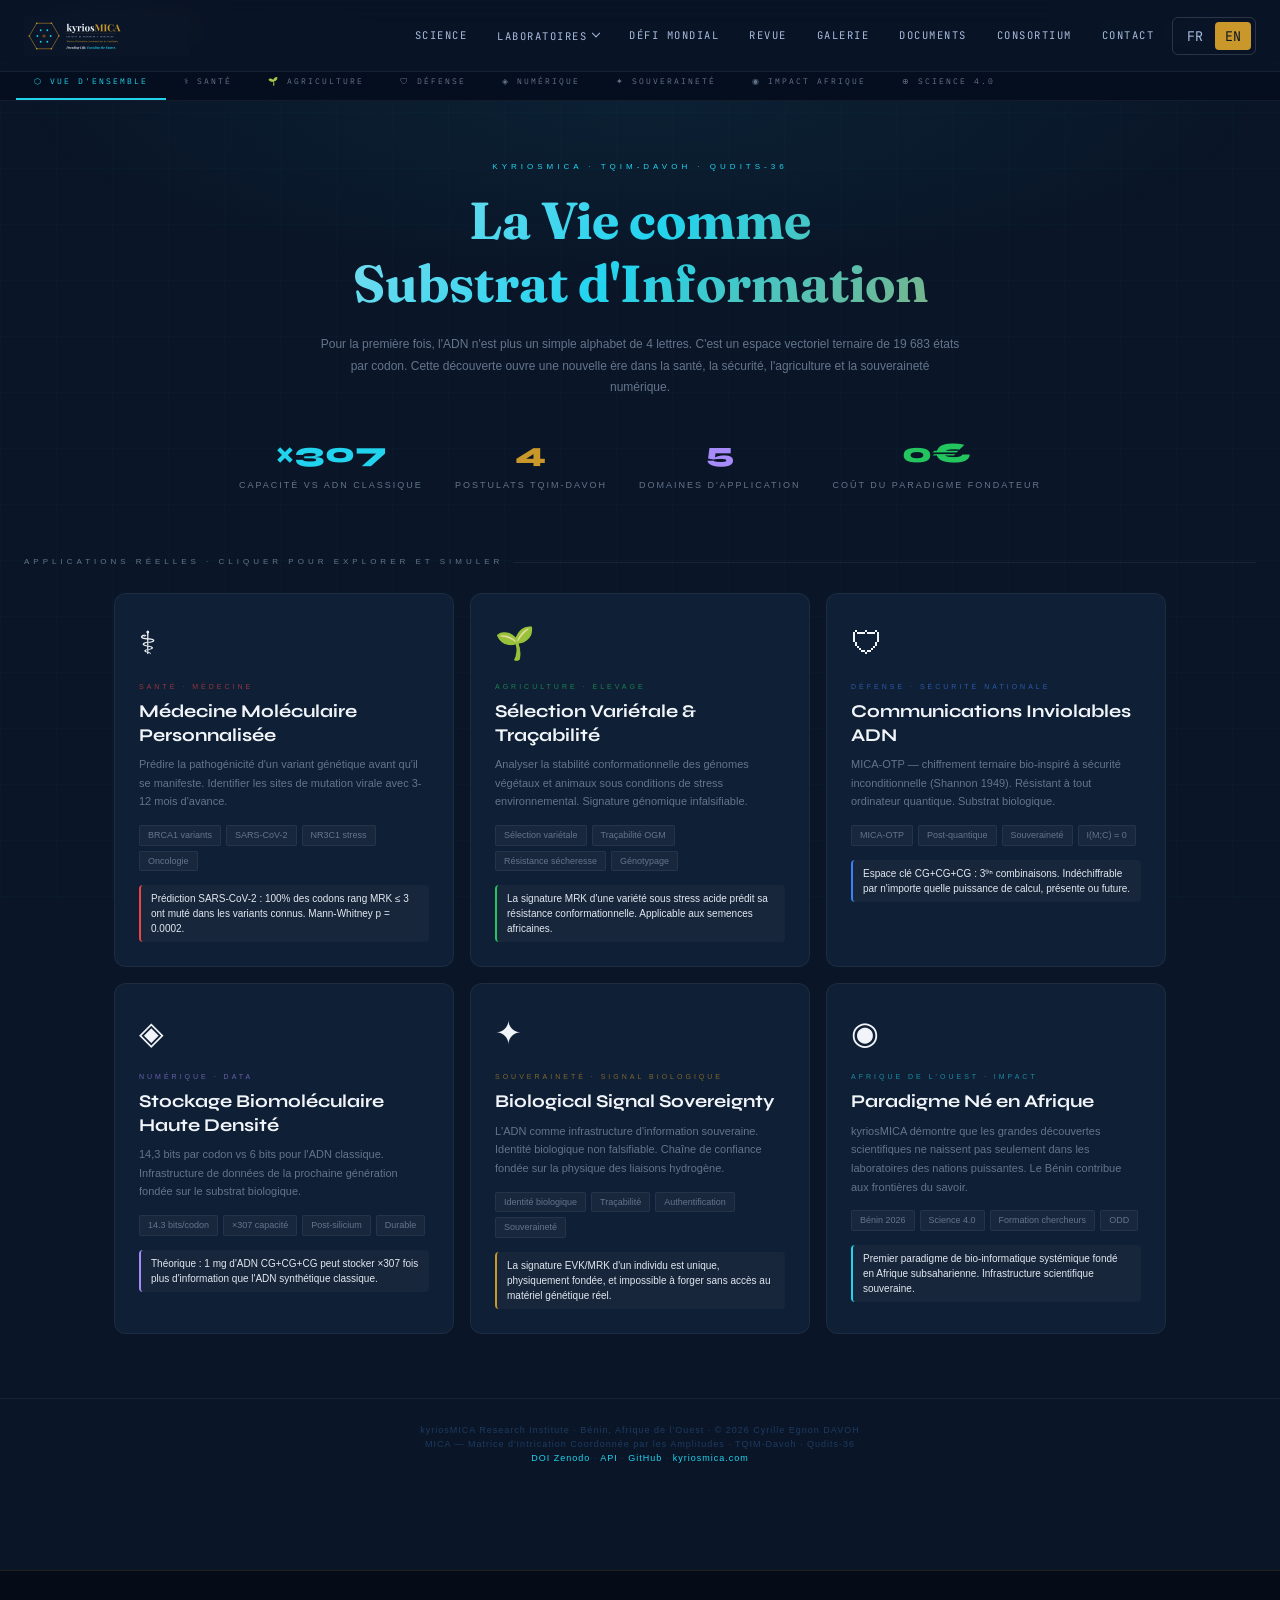
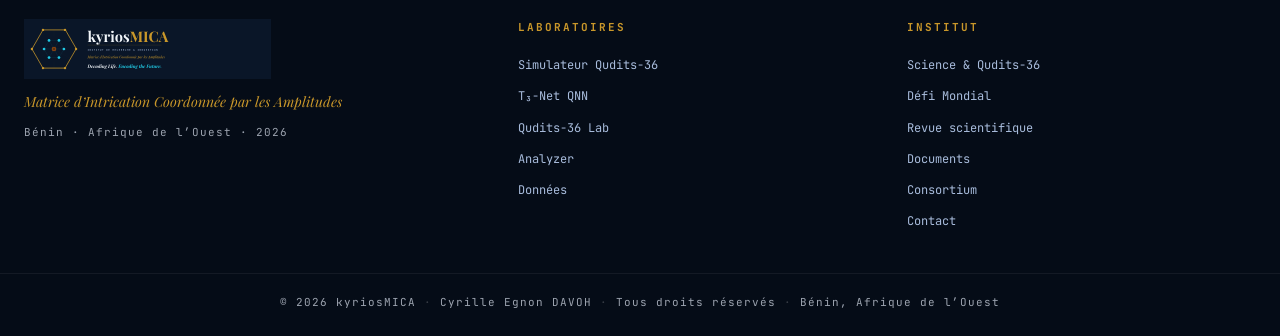
<file: lab/science4.html>
<!DOCTYPE html>
<html lang="fr">
<head>
<meta charset="UTF-8"/>
<meta name="viewport" content="width=device-width,initial-scale=1.0"/>
<title>Science 4.0 · Applications · kyriosMICA</title>
<link rel="preconnect" href="https://fonts.googleapis.com"/>
<link href="https://fonts.googleapis.com/css2?family=IBM+Plex+Mono:wght@300;400;500;700&family=Fraunces:ital,opsz,wght@0,9..144,300;0,9..144,700;1,9..144,300&family=Syne:wght@700;800&display=swap" rel="stylesheet"/>
<style>
:root {
  --void:    #020817;
  --deep:    #060e1e;
  --surface: #0a1628;
  --card:    #0f1f35;
  --gold:    #C9972A;
  --gold2:   #E8C73A;
  --cyan:    #22D3EE;
  --purple:  #A78BFA;
  --green:   #22C55E;
  --red:     #EF4444;
  --orange:  #F97316;
  --blue:    #3B82F6;
  --muted:   #64748B;
  --dim:     #1e3a5f;
  --text:    #E2E8F0;
  --border:  rgba(255,255,255,.06);
  --ff:      'IBM Plex Mono', monospace;
  --fs:      'Fraunces', Georgia, serif;
  --fh:      'Syne', sans-serif;
}
*,*::before,*::after{box-sizing:border-box;margin:0;padding:0;}
html{scroll-behavior:smooth;}
body{
  background:var(--void);color:var(--text);
  font-family:var(--ff);min-height:100vh;
  overflow-x:hidden;
}

/* ── Animated grid bg ── */
body::before{
  content:'';position:fixed;inset:0;pointer-events:none;z-index:0;
  background-image:
    linear-gradient(rgba(34,211,238,.018) 1px,transparent 1px),
    linear-gradient(90deg,rgba(34,211,238,.018) 1px,transparent 1px);
  background-size:56px 56px;
  animation: gridDrift 30s linear infinite;
}
@keyframes gridDrift{
  from{background-position:0 0,0 0;}
  to{background-position:56px 56px,56px 56px;}
}

/* ── Header ── */
header{
  background:rgba(2,8,23,.97);backdrop-filter:blur(20px);
  border-bottom:1px solid rgba(201,151,42,.15);
  padding:14px 24px;
  display:flex;align-items:center;justify-content:space-between;
  position:sticky;top:0;z-index:50;
}
.hdr-left{display:flex;align-items:center;gap:12px;}
.hdr-logo{font-family:var(--fh);font-weight:800;font-size:14px;letter-spacing:.5px;}
.hdr-logo span{color:var(--gold);}
.hdr-sub{font-size:7px;letter-spacing:3px;color:var(--muted);text-transform:uppercase;margin-top:1px;}
.hdr-right{display:flex;align-items:center;gap:10px;}
.hdr-badge{
  font-size:7px;letter-spacing:2px;text-transform:uppercase;
  padding:3px 10px;border-radius:2px;
  background:rgba(167,139,250,.1);border:1px solid rgba(167,139,250,.2);
  color:var(--purple);
}
.hdr-pill{
  font-size:7px;letter-spacing:1px;text-transform:uppercase;
  padding:3px 8px;border-radius:10px;
  background:rgba(34,197,94,.08);border:1px solid rgba(34,197,94,.15);
  color:var(--green);display:flex;align-items:center;gap:4px;
}
.pulse{
  width:5px;height:5px;border-radius:50%;background:var(--green);
  animation:pulse 2s ease infinite;
}
@keyframes pulse{0%,100%{opacity:1;box-shadow:0 0 0 0 rgba(34,197,94,.4);}50%{opacity:.8;box-shadow:0 0 0 4px rgba(34,197,94,0);}}

/* ── Nav tabs ── */
.nav-tabs{
  background:rgba(6,14,30,.95);
  border-bottom:1px solid var(--border);
  display:flex;padding:0 16px;
  overflow-x:auto;scrollbar-width:none;
  position:sticky;top:52px;z-index:40;
}
.nav-tabs::-webkit-scrollbar{display:none;}
.nav-tab{
  background:none;border:none;border-bottom:2px solid transparent;
  padding:12px 18px;cursor:pointer;font-family:var(--ff);
  font-size:8px;letter-spacing:2px;text-transform:uppercase;
  color:var(--muted);white-space:nowrap;transition:all .2s;
  display:flex;align-items:center;gap:6px;
}
.nav-tab:hover{color:var(--text);}
.nav-tab.active{color:var(--cyan);border-bottom-color:var(--cyan);}

/* ── Section wrapper ── */
.section{display:none;animation:fadeIn .4s ease;}
.section.active{display:block;}
@keyframes fadeIn{from{opacity:0;transform:translateY(6px)}to{opacity:1;transform:none}}

/* ── Hero ── */
.hero{
  position:relative;overflow:hidden;
  padding:60px 24px 40px;text-align:center;
}
.hero::before{
  content:'';position:absolute;inset:0;
  background:radial-gradient(ellipse 70% 60% at 50% 0%,rgba(34,211,238,.06) 0%,transparent 70%);
}
.hero-label{
  font-size:8px;letter-spacing:4px;text-transform:uppercase;
  color:var(--cyan);margin-bottom:16px;
}
.hero-title{
  font-family:var(--fs);font-size:clamp(28px,5vw,52px);
  font-weight:700;line-height:1.2;
  background:linear-gradient(135deg,var(--text) 0%,var(--cyan) 50%,var(--gold) 100%);
  -webkit-background-clip:text;-webkit-text-fill-color:transparent;
  background-clip:text;margin-bottom:20px;
}
.hero-sub{
  font-size:12px;color:var(--muted);line-height:1.8;
  max-width:640px;margin:0 auto 32px;
}
.hero-stats{
  display:flex;justify-content:center;gap:32px;flex-wrap:wrap;
}
.hero-stat{text-align:center;}
.hero-stat-val{font-size:28px;font-weight:800;font-family:var(--fh);}
.hero-stat-lbl{font-size:9px;letter-spacing:2px;color:var(--muted);text-transform:uppercase;margin-top:2px;}

/* ── Domain cards ── */
.domains-grid{
  display:grid;
  grid-template-columns:repeat(auto-fit,minmax(280px,1fr));
  gap:16px;padding:24px;
  max-width:1100px;margin:0 auto;
}
.domain-card{
  background:var(--card);border-radius:12px;padding:24px;
  border:1px solid var(--border);
  cursor:pointer;transition:all .3s;position:relative;overflow:hidden;
}
.domain-card::before{
  content:'';position:absolute;inset:0;
  background:radial-gradient(circle at 20% 20%,var(--domain-color,.1) 0%,transparent 60%);
  opacity:0;transition:opacity .3s;
}
.domain-card:hover{transform:translateY(-3px);border-color:var(--domain-color);}
.domain-card:hover::before{opacity:1;}
.domain-card.selected{
  border-color:var(--domain-color);
  background:linear-gradient(135deg,var(--card),rgba(0,0,0,.3));
}
.domain-icon{font-size:32px;margin-bottom:12px;}
.domain-tag{
  font-size:7px;letter-spacing:3px;text-transform:uppercase;
  color:var(--domain-color);margin-bottom:8px;
}
.domain-title{
  font-family:var(--fh);font-size:18px;font-weight:700;
  margin-bottom:8px;line-height:1.3;
}
.domain-desc{font-size:11px;color:var(--muted);line-height:1.7;margin-bottom:14px;}
.domain-apps{display:flex;flex-wrap:wrap;gap:5px;margin-bottom:14px;}
.domain-app{
  font-size:9px;padding:2px 8px;border-radius:2px;
  background:rgba(255,255,255,.04);border:1px solid var(--border);
  color:var(--muted);
}
.domain-impact{
  font-size:10px;padding:6px 10px;border-radius:4px;
  background:rgba(255,255,255,.03);border-left:2px solid var(--domain-color);
  color:var(--text);line-height:1.5;
}
.domain-arrow{
  position:absolute;bottom:16px;right:16px;
  font-size:16px;color:var(--domain-color);opacity:0;
  transition:all .2s;transform:translateX(-6px);
}
.domain-card:hover .domain-arrow{opacity:1;transform:translateX(0);}

/* ── Simulator panel ── */
.sim-panel{
  max-width:900px;margin:0 auto;padding:24px;
}
.sim-header{
  display:flex;align-items:center;justify-content:space-between;
  margin-bottom:20px;flex-wrap:wrap;gap:10px;
}
.sim-title{font-family:var(--fh);font-size:22px;font-weight:700;}
.sim-title span{color:var(--domain-color,var(--cyan));}
.back-btn{
  background:rgba(255,255,255,.04);border:1px solid var(--border);
  border-radius:6px;padding:6px 14px;cursor:pointer;
  font-family:var(--ff);font-size:9px;letter-spacing:2px;
  color:var(--muted);transition:all .2s;
  text-transform:uppercase;
}
.back-btn:hover{border-color:var(--cyan);color:var(--cyan);}

.sim-grid{display:grid;grid-template-columns:1fr 1fr;gap:14px;margin-bottom:16px;}
.sim-card{background:var(--surface);border-radius:8px;padding:16px;border:1px solid var(--border);}
.sim-label{font-size:8px;letter-spacing:2px;text-transform:uppercase;color:var(--muted);margin-bottom:8px;}

input[type=text],input[type=number],select,textarea{
  width:100%;background:var(--void);border:1px solid rgba(255,255,255,.1);
  border-radius:6px;padding:9px 12px;color:var(--text);
  font-family:var(--ff);font-size:12px;transition:border-color .2s;
}
input:focus,select:focus,textarea:focus{outline:none;border-color:rgba(34,211,238,.4);}
select option{background:var(--deep);}

.run-btn{
  width:100%;padding:13px;border-radius:8px;border:none;cursor:pointer;
  font-family:var(--ff);font-size:11px;letter-spacing:2px;text-transform:uppercase;
  font-weight:700;transition:all .3s;margin-bottom:16px;
  background:linear-gradient(135deg,var(--gold),#0891b2);
  color:var(--void);
}
.run-btn:hover{opacity:.9;transform:translateY(-1px);}
.run-btn:disabled{background:var(--surface);color:var(--muted);cursor:not-allowed;transform:none;}

.result-box{
  background:var(--card);border-radius:8px;padding:16px;
  border:1px solid var(--border);display:none;
  animation:fadeIn .4s ease;
}
.result-box.show{display:block;}

.result-row{display:flex;align-items:center;gap:12px;padding:8px 0;border-bottom:1px solid rgba(255,255,255,.04);}
.result-row:last-child{border-bottom:none;}
.result-key{font-size:9px;letter-spacing:1px;text-transform:uppercase;color:var(--muted);min-width:160px;}
.result-val{font-size:13px;font-weight:700;font-family:var(--ff);}

.risk-tag{
  display:inline-block;padding:2px 8px;border-radius:3px;
  font-size:10px;font-weight:700;font-family:var(--ff);
}
.risk-HIGH  {background:rgba(239,68,68,.15);color:#ef4444;border:1px solid rgba(239,68,68,.25);}
.risk-MEDIUM{background:rgba(249,115,22,.15);color:#f97316;border:1px solid rgba(249,115,22,.25);}
.risk-LOW   {background:rgba(34,197,94,.15); color:#22c55e;border:1px solid rgba(34,197,94,.25);}

.spinner{
  width:16px;height:16px;border-radius:50%;
  border:2px solid rgba(255,255,255,.1);border-top-color:var(--cyan);
  animation:spin .7s linear infinite;display:inline-block;
}
@keyframes spin{to{transform:rotate(360deg);}}

/* ── Timeline ── */
.timeline{padding:24px;max-width:800px;margin:0 auto;}
.timeline-item{
  display:flex;gap:20px;margin-bottom:24px;position:relative;
}
.timeline-item::before{
  content:'';position:absolute;left:15px;top:32px;bottom:-24px;
  width:1px;background:var(--border);
}
.timeline-item:last-child::before{display:none;}
.tl-icon{
  width:32px;height:32px;border-radius:50%;
  display:flex;align-items:center;justify-content:center;
  font-size:14px;flex-shrink:0;border:1px solid var(--border);
  background:var(--card);
}
.tl-content{padding-top:6px;}
.tl-year{font-size:8px;letter-spacing:2px;text-transform:uppercase;color:var(--muted);margin-bottom:3px;}
.tl-title{font-size:13px;font-weight:700;margin-bottom:4px;}
.tl-desc{font-size:11px;color:var(--muted);line-height:1.6;}

/* ── Sovereignty map ── */
.sovereignty-section{padding:24px;max-width:1000px;margin:0 auto;}
.sov-grid{display:grid;grid-template-columns:repeat(3,1fr);gap:12px;margin-top:16px;}
.sov-card{
  background:var(--card);border-radius:8px;padding:16px;
  border:1px solid var(--border);text-align:center;
}
.sov-icon{font-size:28px;margin-bottom:8px;}
.sov-title{font-size:12px;font-weight:700;margin-bottom:4px;}
.sov-desc{font-size:10px;color:var(--muted);line-height:1.5;}

/* ── Africa section ── */
.africa-hero{
  background:linear-gradient(135deg,rgba(201,151,42,.08) 0%,rgba(34,211,238,.04) 100%);
  border-radius:12px;padding:32px;margin:24px;
  border:1px solid rgba(201,151,42,.15);text-align:center;
}
.africa-title{font-family:var(--fs);font-size:28px;font-weight:700;color:var(--gold);margin-bottom:12px;}
.africa-sub{font-size:12px;color:var(--muted);line-height:1.8;max-width:600px;margin:0 auto 20px;}

/* ── Convergence section ── */
.convergence{
  display:flex;align-items:center;justify-content:center;
  gap:0;flex-wrap:wrap;padding:32px 24px;
}
.conv-node{
  background:var(--card);border-radius:10px;padding:16px 20px;
  border:1px solid var(--border);text-align:center;min-width:120px;
  transition:all .2s;
}
.conv-node:hover{transform:scale(1.05);border-color:var(--cyan);}
.conv-icon{font-size:24px;margin-bottom:6px;}
.conv-label{font-size:9px;letter-spacing:1px;text-transform:uppercase;color:var(--muted);}
.conv-name{font-size:12px;font-weight:700;color:var(--text);margin-top:2px;}
.conv-arrow{
  font-size:20px;color:var(--dim);padding:0 8px;
  display:flex;align-items:center;
}

/* ── Footer ── */
footer{
  text-align:center;padding:24px;margin-top:40px;
  border-top:1px solid var(--border);
  font-size:9px;letter-spacing:1px;color:var(--dim);
}
footer a{color:var(--cyan);text-decoration:none;}

/* ── Utils ── */
.max-w{max-width:960px;margin:0 auto;padding:0 24px;}
.section-hdr{
  font-size:8px;letter-spacing:4px;text-transform:uppercase;
  color:var(--muted);padding:24px 24px 0;
  display:flex;align-items:center;gap:10px;
}
.section-hdr::after{content:'';flex:1;height:1px;background:var(--border);}

@media(max-width:640px){
  .sim-grid{grid-template-columns:1fr;}
  .sov-grid{grid-template-columns:1fr 1fr;}
  .hero-stats{gap:20px;}
}
</style>
<!-- kyriosMICA shared assets (v3) -->
<link rel="stylesheet" href="/assets/shared/brand.css">
<link rel="stylesheet" href="/assets/shared/nav.css">
<link rel="icon" type="image/svg+xml" href="/assets/favicon.svg">
<link rel="alternate icon" href="/assets/favicon.ico">
<meta name="description" content="Science 4.0 · Fondements scientifiques de kyriosMICA : mécanique quantique moléculaire, formalisme Qudits-36, MICA-OTP." data-fr="Science 4.0 · Fondements scientifiques de kyriosMICA : mécanique quantique moléculaire, formalisme Qudits-36, MICA-OTP." data-en="Science 4.0 · Scientific foundations of kyriosMICA: molecular quantum mechanics, Qudits-36 formalism, MICA-OTP."/>
<link rel="canonical" href="https://kyriosmica.com/lab/science4.html"/>
</head>
<body>
<div id="kyrios-nav"></div>


<header>
  <div class="hdr-left">
    <svg width="28" height="28" viewBox="0 0 100 100">
      <defs>
        <linearGradient id="g1" x1="0%" y1="0%" x2="100%" y2="100%">
          <stop offset="0%" style="stop-color:#E8B84B"/>
          <stop offset="100%" style="stop-color:#C9972A"/>
        </linearGradient>
        <linearGradient id="g2" x1="0%" y1="0%" x2="100%" y2="100%">
          <stop offset="0%" style="stop-color:#22D3EE"/>
          <stop offset="100%" style="stop-color:#0891B2"/>
        </linearGradient>
      </defs>
      <polygon points="50,8 86,29 86,71 50,92 14,71 14,29" fill="none" stroke="url(#g1)" stroke-width="2"/>
      <polygon points="50,8 86,71 14,71" fill="rgba(201,151,42,.05)" stroke="url(#g1)" stroke-width="1.5"/>
      <polygon points="86,29 50,92 14,29" fill="rgba(8,145,178,.05)" stroke="url(#g2)" stroke-width="1.5"/>
      <circle cx="50" cy="50" r="5" fill="url(#g2)" opacity=".85"/>
    </svg>
    <div>
      <div class="hdr-logo">kyrios<span>MICA</span></div>
      <div class="hdr-sub">Science 4.0 · Applications · Impact Mondial</div>
    </div>
  </div>
  <div class="hdr-right">
    <div class="hdr-pill"><div class="pulse"></div>TQIM-Davoh</div>
    <div class="hdr-badge">CONSORTIUM</div>
  </div>
</header>

<!-- Nav tabs -->
<div class="nav-tabs">
  <button class="nav-tab active" onclick="switchSection('vitrine',this)">⬡ Vue d'ensemble</button>
  <button class="nav-tab" onclick="switchSection('sante',this)">⚕ Santé</button>
  <button class="nav-tab" onclick="switchSection('agri',this)">🌱 Agriculture</button>
  <button class="nav-tab" onclick="switchSection('defense',this)">🛡 Défense</button>
  <button class="nav-tab" onclick="switchSection('numerique',this)">◈ Numérique</button>
  <button class="nav-tab" onclick="switchSection('souverainete',this)">✦ Souveraineté</button>
  <button class="nav-tab" onclick="switchSection('afrique',this)">◉ Impact Afrique</button>
  <button class="nav-tab" onclick="switchSection('convergence',this)">⊕ Science 4.0</button>
</div>

<!-- ══════════════════════════════════════════
     VUE D'ENSEMBLE
══════════════════════════════════════════ -->
<div id="section-vitrine" class="section active">

  <div class="hero">
    <div class="hero-label">kyriosMICA · TQIM-Davoh · Qudits-36</div>
    <h1 class="hero-title">La Vie comme<br/>Substrat d'Information</h1>
    <p class="hero-sub">
      Pour la première fois, l'ADN n'est plus un simple alphabet de 4 lettres.
      C'est un espace vectoriel ternaire de 19 683 états par codon.
      Cette découverte ouvre une nouvelle ère dans la santé, la sécurité,
      l'agriculture et la souveraineté numérique.
    </p>
    <div class="hero-stats">
      <div class="hero-stat">
        <div class="hero-stat-val" style="color:var(--cyan);">×307</div>
        <div class="hero-stat-lbl">Capacité vs ADN classique</div>
      </div>
      <div class="hero-stat">
        <div class="hero-stat-val" style="color:var(--gold);">4</div>
        <div class="hero-stat-lbl">Postulats TQIM-Davoh</div>
      </div>
      <div class="hero-stat">
        <div class="hero-stat-val" style="color:var(--purple);">5</div>
        <div class="hero-stat-lbl">Domaines d'application</div>
      </div>
      <div class="hero-stat">
        <div class="hero-stat-val" style="color:var(--green);">0€</div>
        <div class="hero-stat-lbl">Coût du paradigme fondateur</div>
      </div>
    </div>
  </div>

  <div class="section-hdr">Applications Réelles · Cliquer pour explorer et simuler</div>

  <div class="domains-grid">

    <div class="domain-card" style="--domain-color:rgba(239,68,68,.6)"
      onclick="switchSection('sante',document.querySelector('[onclick*=sante]'))">
      <div class="domain-icon">⚕</div>
      <div class="domain-tag">Santé · Médecine</div>
      <h3 class="domain-title">Médecine Moléculaire Personnalisée</h3>
      <p class="domain-desc">Prédire la pathogénicité d'un variant génétique avant qu'il se manifeste. Identifier les sites de mutation virale avec 3-12 mois d'avance.</p>
      <div class="domain-apps">
        <span class="domain-app">BRCA1 variants</span>
        <span class="domain-app">SARS-CoV-2</span>
        <span class="domain-app">NR3C1 stress</span>
        <span class="domain-app">Oncologie</span>
      </div>
      <div class="domain-impact" style="border-left-color:#ef4444;">
        Prédiction SARS-CoV-2 : 100% des codons rang MRK ≤ 3 ont muté dans les variants connus. Mann-Whitney p = 0.0002.
      </div>
      <div class="domain-arrow">→</div>
    </div>

    <div class="domain-card" style="--domain-color:rgba(34,197,94,.6)"
      onclick="switchSection('agri',document.querySelector('[onclick*=agri]'))">
      <div class="domain-icon">🌱</div>
      <div class="domain-tag">Agriculture · Elevage</div>
      <h3 class="domain-title">Sélection Variétale & Traçabilité</h3>
      <p class="domain-desc">Analyser la stabilité conformationnelle des génomes végétaux et animaux sous conditions de stress environnemental. Signature génomique infalsifiable.</p>
      <div class="domain-apps">
        <span class="domain-app">Sélection variétale</span>
        <span class="domain-app">Traçabilité OGM</span>
        <span class="domain-app">Résistance sécheresse</span>
        <span class="domain-app">Génotypage</span>
      </div>
      <div class="domain-impact" style="border-left-color:#22c55e;">
        La signature MRK d'une variété sous stress acide prédit sa résistance conformationnelle. Applicable aux semences africaines.
      </div>
      <div class="domain-arrow">→</div>
    </div>

    <div class="domain-card" style="--domain-color:rgba(59,130,246,.6)"
      onclick="switchSection('defense',document.querySelector('[onclick*=defense]'))">
      <div class="domain-icon">🛡</div>
      <div class="domain-tag">Défense · Sécurité Nationale</div>
      <h3 class="domain-title">Communications Inviolables ADN</h3>
      <p class="domain-desc">MICA-OTP — chiffrement ternaire bio-inspiré à sécurité inconditionnelle (Shannon 1949). Résistant à tout ordinateur quantique. Substrat biologique.</p>
      <div class="domain-apps">
        <span class="domain-app">MICA-OTP</span>
        <span class="domain-app">Post-quantique</span>
        <span class="domain-app">Souveraineté</span>
        <span class="domain-app">I(M;C) = 0</span>
      </div>
      <div class="domain-impact" style="border-left-color:#3b82f6;">
        Espace clé CG+CG+CG : 3⁹ⁿ combinaisons. Indéchiffrable par n'importe quelle puissance de calcul, présente ou future.
      </div>
      <div class="domain-arrow">→</div>
    </div>

    <div class="domain-card" style="--domain-color:rgba(167,139,250,.6)"
      onclick="switchSection('numerique',document.querySelector('[onclick*=numerique]'))">
      <div class="domain-icon">◈</div>
      <div class="domain-tag">Numérique · Data</div>
      <h3 class="domain-title">Stockage Biomoléculaire Haute Densité</h3>
      <p class="domain-desc">14,3 bits par codon vs 6 bits pour l'ADN classique. Infrastructure de données de la prochaine génération fondée sur le substrat biologique.</p>
      <div class="domain-apps">
        <span class="domain-app">14.3 bits/codon</span>
        <span class="domain-app">×307 capacité</span>
        <span class="domain-app">Post-silicium</span>
        <span class="domain-app">Durable</span>
      </div>
      <div class="domain-impact" style="border-left-color:#a78bfa;">
        Théorique : 1 mg d'ADN CG+CG+CG peut stocker ×307 fois plus d'information que l'ADN synthétique classique.
      </div>
      <div class="domain-arrow">→</div>
    </div>

    <div class="domain-card" style="--domain-color:rgba(201,151,42,.6)"
      onclick="switchSection('souverainete',document.querySelector('[onclick*=souverainete]'))">
      <div class="domain-icon">✦</div>
      <div class="domain-tag">Souveraineté · Signal Biologique</div>
      <h3 class="domain-title">Biological Signal Sovereignty</h3>
      <p class="domain-desc">L'ADN comme infrastructure d'information souveraine. Identité biologique non falsifiable. Chaîne de confiance fondée sur la physique des liaisons hydrogène.</p>
      <div class="domain-apps">
        <span class="domain-app">Identité biologique</span>
        <span class="domain-app">Traçabilité</span>
        <span class="domain-app">Authentification</span>
        <span class="domain-app">Souveraineté</span>
      </div>
      <div class="domain-impact" style="border-left-color:#C9972A;">
        La signature EVK/MRK d'un individu est unique, physiquement fondée, et impossible à forger sans accès au matériel génétique réel.
      </div>
      <div class="domain-arrow">→</div>
    </div>

    <div class="domain-card" style="--domain-color:rgba(34,211,238,.6)"
      onclick="switchSection('afrique',document.querySelector('[onclick*=afrique]'))">
      <div class="domain-icon">◉</div>
      <div class="domain-tag">Afrique de l'Ouest · Impact</div>
      <h3 class="domain-title">Paradigme Né en Afrique</h3>
      <p class="domain-desc">kyriosMICA démontre que les grandes découvertes scientifiques ne naissent pas seulement dans les laboratoires des nations puissantes. Le Bénin contribue aux frontières du savoir.</p>
      <div class="domain-apps">
        <span class="domain-app">Bénin 2026</span>
        <span class="domain-app">Science 4.0</span>
        <span class="domain-app">Formation chercheurs</span>
        <span class="domain-app">ODD</span>
      </div>
      <div class="domain-impact" style="border-left-color:#22d3ee;">
        Premier paradigme de bio-informatique systémique fondé en Afrique subsaharienne. Infrastructure scientifique souveraine.
      </div>
      <div class="domain-arrow">→</div>
    </div>

  </div>
</div>

<!-- ══════════════════════════════════════════
     SANTÉ — Vitrine + Simulateur
══════════════════════════════════════════ -->
<div id="section-sante" class="section">
  <div class="sim-panel">
    <div class="sim-header">
      <div>
        <div style="font-size:8px;letter-spacing:3px;color:#ef4444;text-transform:uppercase;margin-bottom:4px;">⚕ Santé · Médecine Moléculaire</div>
        <h2 class="sim-title">Prédiction de <span style="color:#ef4444">Pathogénicité</span></h2>
      </div>
      <button class="back-btn" onclick="switchSection('vitrine',document.querySelector('[onclick*=vitrine]'))">← Vue d'ensemble</button>
    </div>

    <!-- Narrative -->
    <div style="background:var(--card);border-radius:10px;padding:20px;border:1px solid rgba(239,68,68,.15);margin-bottom:20px;">
      <div style="font-size:8px;letter-spacing:3px;color:#ef4444;text-transform:uppercase;margin-bottom:10px;">Le Problème Médical</div>
      <p style="font-size:12px;color:var(--muted);line-height:1.8;margin-bottom:14px;">
        Chaque jour, des milliers de variants génétiques sont classifiés comme "VUS"
        (Variant of Unknown Significance). Les médecins ne savent pas si ce variant BRCA1
        est bénin ou va causer un cancer. La médecine conventionnelle regarde la séquence —
        kyriosMICA regarde <strong style="color:var(--text);">ce que la séquence fait physiquement</strong>.
      </p>
      <div style="display:grid;grid-template-columns:1fr 1fr;gap:10px;">
        <div style="padding:12px;background:rgba(239,68,68,.05);border-radius:6px;border:1px solid rgba(239,68,68,.1);">
          <div style="font-size:9px;letter-spacing:1px;color:#ef4444;text-transform:uppercase;margin-bottom:4px;">Approche conventionnelle</div>
          <div style="font-size:11px;color:var(--muted);line-height:1.6;">Compare la séquence à une base de données. Si inconnue → VUS. Si connue → classe selon statistiques historiques.</div>
        </div>
        <div style="padding:12px;background:rgba(34,211,238,.05);border-radius:6px;border:1px solid rgba(34,211,238,.1);">
          <div style="font-size:9px;letter-spacing:1px;color:var(--cyan);text-transform:uppercase;margin-bottom:4px;">Approche TQIM-Davoh</div>
          <div style="font-size:11px;color:var(--muted);line-height:1.6;">Calcule la signature physique du codon via Qudits-36. Si rang MRK ≤ 3 → instabilité conformationnelle → risque pathogénique.</div>
        </div>
      </div>
    </div>

    <!-- Simulateur interactif -->
    <div style="background:var(--surface);border-radius:10px;padding:20px;border:1px solid rgba(239,68,68,.1);margin-bottom:16px;">
      <div style="font-size:8px;letter-spacing:3px;color:#ef4444;text-transform:uppercase;margin-bottom:16px;">⬡ Simulateur · Analyse de Variant</div>

      <div class="sim-grid">
        <div class="sim-card">
          <div class="sim-label">Séquence ADN (fragment)</div>
          <textarea id="sante-seq" rows="3"
            placeholder="Ex: ATGGATTATCCTTATGAATTTGCTCCT&#10;ou coller une séquence FASTA...">ATGGATTATCCTTATGAATTTGCTCCT</textarea>
          <div style="display:flex;gap:6px;margin-top:6px;flex-wrap:wrap;">
            <button onclick="document.getElementById('sante-seq').value='ATGGATTATCCTTATGAATTTGCTCCT'" style="font-size:8px;padding:3px 8px;border-radius:3px;border:1px solid var(--border);background:transparent;color:var(--muted);cursor:pointer;">BRCA1</button>
            <button onclick="document.getElementById('sante-seq').value='GATGCTGTTTTAAAAGGTTTGGAGTTTTCTTCTGGG'" style="font-size:8px;padding:3px 8px;border-radius:3px;border:1px solid var(--border);background:transparent;color:var(--muted);cursor:pointer;">SARS-CoV-2</button>
            <button onclick="document.getElementById('sante-seq').value='GCAGAGTGTGGTACCTGTAAAGACCTGGCC'" style="font-size:8px;padding:3px 8px;border-radius:3px;border:1px solid var(--border);background:transparent;color:var(--muted);cursor:pointer;">NR3C1</button>
          </div>
        </div>
        <div class="sim-card">
          <div class="sim-label">Conditions biologiques</div>
          <div style="margin-bottom:8px;">
            <div style="font-size:9px;color:var(--muted);margin-bottom:3px;">Contexte clinique</div>
            <select id="sante-context">
              <option value="physio">Physiologique · T=310K · pH 7.4</option>
              <option value="stress">Stress chronique · pH 6.8</option>
              <option value="fievre">Fièvre · T=312K</option>
              <option value="tumeur">Microenv. tumoral · pH 5.5</option>
            </select>
          </div>
          <div>
            <div style="font-size:9px;color:var(--muted);margin-bottom:3px;">Type d'analyse</div>
            <select id="sante-type">
              <option value="mutability">Carte de mutabilité</option>
              <option value="pathogenicity">Risque pathogénique</option>
              <option value="compare">Comparer 2 conditions</option>
            </select>
          </div>
        </div>
      </div>

      <button class="run-btn" id="sante-btn" onclick="runSanteAnalysis()">
        ⚕ ANALYSER LE VARIANT
      </button>

      <div class="result-box" id="sante-result"></div>
    </div>

    <!-- Résultats validés -->
    <div style="background:rgba(239,68,68,.04);border-radius:8px;padding:16px;border:1px solid rgba(239,68,68,.1);">
      <div style="font-size:8px;letter-spacing:2px;color:#ef4444;text-transform:uppercase;margin-bottom:10px;">Résultats Pré-enregistrés · Validation SARS-CoV-2</div>
      <div style="display:grid;grid-template-columns:repeat(3,1fr);gap:10px;text-align:center;">
        <div>
          <div style="font-size:22px;font-weight:800;color:#ef4444;">100%</div>
          <div style="font-size:9px;color:var(--muted);">Sites rang MRK = 3 mutés</div>
        </div>
        <div>
          <div style="font-size:22px;font-weight:800;color:var(--cyan);">p=0.0002</div>
          <div style="font-size:9px;color:var(--muted);">Mann-Whitney</div>
        </div>
        <div>
          <div style="font-size:22px;font-weight:800;color:var(--gold);">r=−0.48</div>
          <div style="font-size:9px;color:var(--muted);">Point-biserial</div>
        </div>
      </div>
    </div>
  </div>
</div>

<!-- ══════════════════════════════════════════
     AGRICULTURE
══════════════════════════════════════════ -->
<div id="section-agri" class="section">
  <div class="sim-panel">
    <div class="sim-header">
      <div>
        <div style="font-size:8px;letter-spacing:3px;color:#22c55e;text-transform:uppercase;margin-bottom:4px;">🌱 Agriculture · Elevage</div>
        <h2 class="sim-title">Stabilité <span style="color:#22c55e">Conformationnelle</span> des Semences</h2>
      </div>
      <button class="back-btn" onclick="switchSection('vitrine',document.querySelector('[onclick*=vitrine]'))">← Vue d'ensemble</button>
    </div>

    <div style="background:var(--card);border-radius:10px;padding:20px;border:1px solid rgba(34,197,94,.15);margin-bottom:20px;">
      <div style="font-size:8px;letter-spacing:3px;color:#22c55e;text-transform:uppercase;margin-bottom:10px;">La Révolution Agronomique</div>
      <p style="font-size:12px;color:var(--muted);line-height:1.8;margin-bottom:14px;">
        Le changement climatique impose aux plantes des stress thermiques et acides
        sans précédent. La sélection variétale traditionnelle prend 10-20 ans.
        Avec TQIM-Davoh, on peut prédire en secondes si une variété résistera
        au stress acide (sécheresse → acidification du sol) sans essais au champ.
      </p>
      <div style="padding:12px;background:rgba(34,197,94,.05);border-radius:6px;border-left:2px solid #22c55e;">
        <strong style="color:var(--green);">Principe :</strong>
        <span style="font-size:11px;color:var(--muted);"> Une variété résistante au stress acide aura un ΔRang MRK faible entre pH 7.0 et pH 5.5. Plus le ΔRang est élevé, plus la variété est sensible.</span>
      </div>
    </div>

    <div style="background:var(--surface);border-radius:10px;padding:20px;border:1px solid rgba(34,197,94,.1);margin-bottom:16px;">
      <div style="font-size:8px;letter-spacing:3px;color:#22c55e;text-transform:uppercase;margin-bottom:16px;">⬡ Simulateur · Test de Résistance Variétale</div>

      <div class="sim-grid">
        <div class="sim-card">
          <div class="sim-label">Séquence du gène candidat</div>
          <textarea id="agri-seq" rows="3"
            placeholder="Séquence ADN de la variété à tester...">ATGCCCGATAATAGCTATGCCGAT</textarea>
        </div>
        <div class="sim-card">
          <div class="sim-label">Conditions de stress</div>
          <div style="margin-bottom:8px;">
            <div style="font-size:9px;color:var(--muted);margin-bottom:3px;">Type de stress</div>
            <select id="agri-stress">
              <option value="acid">Acidification sol · pH 5.5</option>
              <option value="thermal">Stress thermique · T=315K</option>
              <option value="drought">Sécheresse · pH 5.0 + T=313K</option>
              <option value="salinity">Salinité · I=0.5 mol/L</option>
            </select>
          </div>
          <div>
            <div style="font-size:9px;color:var(--muted);margin-bottom:3px;">Référence physiologique</div>
            <select id="agri-ref">
              <option value="normal">Sol fertile · pH 6.8 · T=295K</option>
              <option value="tropical">Tropical · pH 7.0 · T=303K</option>
            </select>
          </div>
        </div>
      </div>

      <button class="run-btn" onclick="runAgriAnalysis()">
        🌱 TESTER LA RÉSISTANCE VARIÉTALE
      </button>

      <div class="result-box" id="agri-result"></div>
    </div>
  </div>
</div>

<!-- ══════════════════════════════════════════
     DÉFENSE
══════════════════════════════════════════ -->
<div id="section-defense" class="section">
  <div class="sim-panel">
    <div class="sim-header">
      <div>
        <div style="font-size:8px;letter-spacing:3px;color:#3b82f6;text-transform:uppercase;margin-bottom:4px;">🛡 Défense · Sécurité Nationale</div>
        <h2 class="sim-title">Communications <span style="color:#3b82f6">Inviolables</span></h2>
      </div>
      <button class="back-btn" onclick="switchSection('vitrine',document.querySelector('[onclick*=vitrine]'))">← Vue d'ensemble</button>
    </div>

    <div style="background:var(--card);border-radius:10px;padding:20px;border:1px solid rgba(59,130,246,.15);margin-bottom:20px;">
      <div style="font-size:8px;letter-spacing:3px;color:#3b82f6;text-transform:uppercase;margin-bottom:10px;">Pourquoi l'ADN est le Meilleur Substrat Cryptographique</div>
      <div style="display:grid;grid-template-columns:1fr 1fr 1fr;gap:10px;margin-bottom:14px;">
        <div style="padding:12px;background:rgba(59,130,246,.06);border-radius:6px;text-align:center;">
          <div style="font-size:20px;font-weight:800;color:#3b82f6;">10⁹</div>
          <div style="font-size:9px;color:var(--muted);">molécules/μL</div>
          <div style="font-size:9px;color:var(--muted);">densité physique</div>
        </div>
        <div style="padding:12px;background:rgba(59,130,246,.06);border-radius:6px;text-align:center;">
          <div style="font-size:20px;font-weight:800;color:#3b82f6;">∞</div>
          <div style="font-size:9px;color:var(--muted);">résistance quantique</div>
          <div style="font-size:9px;color:var(--muted);">Shannon I(M;C)=0</div>
        </div>
        <div style="padding:12px;background:rgba(59,130,246,.06);border-radius:6px;text-align:center;">
          <div style="font-size:20px;font-weight:800;color:#3b82f6;">T₃ⁿ</div>
          <div style="font-size:9px;color:var(--muted);">espace clé</div>
          <div style="font-size:9px;color:var(--muted);">3ⁿ >> 2ⁿ</div>
        </div>
      </div>
      <p style="font-size:11px;color:var(--muted);line-height:1.7;">
        MICA-OTP est un One-Time Pad ternaire opérant dans T₃ⁿ.
        L'espace de clés est 3ⁿ — 58% plus grand qu'un OTP binaire de même longueur.
        La sécurité est <strong style="color:var(--text);">inconditionnelle</strong> :
        aucune puissance de calcul, présente ou future, ne peut briser le chiffrement
        si la clé est utilisée une seule fois.
      </p>
    </div>

    <div style="background:var(--surface);border-radius:10px;padding:20px;border:1px solid rgba(59,130,246,.1);">
      <div style="font-size:8px;letter-spacing:3px;color:#3b82f6;text-transform:uppercase;margin-bottom:16px;">⬡ Démo · MICA-OTP · Chiffrement T₃</div>
      <p style="font-size:10px;color:var(--muted);margin-bottom:14px;">
        Version démo publique. La version complète (génération de clés réelles, défi mondial, protocole souveraineté) est dans l'espace Fondateur.
      </p>

      <div class="sim-grid">
        <div class="sim-card">
          <div class="sim-label">Message à sécuriser</div>
          <input type="text" id="def-msg" value="kyriosMICA · Bénin · 2026" placeholder="Entrez votre message..."/>
        </div>
        <div class="sim-card">
          <div class="sim-label">Espace vectoriel</div>
          <select id="def-space">
            <option value="7">AT+CG+AT = T₃⁷ (7 trits/char)</option>
            <option value="9">CG+CG+CG = T₃⁹ (9 trits/char — max)</option>
          </select>
        </div>
      </div>

      <button class="run-btn" onclick="runDefenseDemo()">
        🛡 CHIFFRER AVEC MICA-OTP
      </button>

      <div class="result-box" id="def-result"></div>
    </div>
  </div>
</div>

<!-- ══════════════════════════════════════════
     NUMÉRIQUE
══════════════════════════════════════════ -->
<div id="section-numerique" class="section">
  <div class="sim-panel">
    <div class="sim-header">
      <div>
        <div style="font-size:8px;letter-spacing:3px;color:var(--purple);text-transform:uppercase;margin-bottom:4px;">◈ Numérique · Stockage</div>
        <h2 class="sim-title">Stockage <span style="color:var(--purple)">Biomoléculaire</span></h2>
      </div>
      <button class="back-btn" onclick="switchSection('vitrine',document.querySelector('[onclick*=vitrine]'))">← Vue d'ensemble</button>
    </div>

    <div style="background:var(--card);border-radius:10px;padding:20px;border:1px solid rgba(167,139,250,.15);margin-bottom:20px;">
      <p style="font-size:12px;color:var(--muted);line-height:1.8;margin-bottom:16px;">
        Church et al. (2012) ont stocké 5,5 Pétabits/mm³ avec l'ADN classique (4 bases).
        Avec Qudits-36 (espace CG+CG+CG = 19 683 états/codon), la densité théorique
        monte à <strong style="color:var(--purple);">×307 × 5,5 Pétabits = 1,69 Exabits/mm³</strong>.
        Toute l'information produite par l'humanité en 2025 tiendrait dans quelques grammes d'ADN.
      </p>

      <div style="overflow-x:auto;">
        <table style="width:100%;border-collapse:collapse;font-size:11px;">
          <thead>
            <tr>
              <th style="padding:8px 12px;border-bottom:1px solid var(--border);text-align:left;color:var(--muted);font-size:8px;letter-spacing:1px;">Support</th>
              <th style="padding:8px 12px;border-bottom:1px solid var(--border);text-align:right;color:var(--muted);font-size:8px;letter-spacing:1px;">Densité</th>
              <th style="padding:8px 12px;border-bottom:1px solid var(--border);text-align:right;color:var(--muted);font-size:8px;letter-spacing:1px;">Bits/codon</th>
              <th style="padding:8px 12px;border-bottom:1px solid var(--border);text-align:right;color:var(--muted);font-size:8px;letter-spacing:1px;">Durabilité</th>
            </tr>
          </thead>
          <tbody>
            <tr style="border-bottom:1px solid rgba(255,255,255,.04);">
              <td style="padding:8px 12px;color:var(--muted);">SSD NVMe</td>
              <td style="padding:8px 12px;text-align:right;">~10 Gb/mm³</td>
              <td style="padding:8px 12px;text-align:right;color:var(--muted);">~1</td>
              <td style="padding:8px 12px;text-align:right;color:var(--muted);">5-10 ans</td>
            </tr>
            <tr style="border-bottom:1px solid rgba(255,255,255,.04);">
              <td style="padding:8px 12px;color:#f97316;">ADN classique</td>
              <td style="padding:8px 12px;text-align:right;color:#f97316;">5.5 Pb/mm³</td>
              <td style="padding:8px 12px;text-align:right;color:#f97316;">6</td>
              <td style="padding:8px 12px;text-align:right;color:#f97316;">1000+ ans</td>
            </tr>
            <tr style="background:rgba(167,139,250,.04);">
              <td style="padding:8px 12px;color:var(--purple);font-weight:700;">Qudits-36 CG+CG+CG</td>
              <td style="padding:8px 12px;text-align:right;color:var(--purple);font-weight:800;">1.69 Eb/mm³</td>
              <td style="padding:8px 12px;text-align:right;color:var(--purple);font-weight:800;">14.3</td>
              <td style="padding:8px 12px;text-align:right;color:var(--purple);">1000+ ans</td>
            </tr>
          </tbody>
        </table>
      </div>
    </div>

    <div style="background:var(--surface);border-radius:10px;padding:20px;border:1px solid rgba(167,139,250,.1);">
      <div style="font-size:8px;letter-spacing:3px;color:var(--purple);text-transform:uppercase;margin-bottom:16px;">◈ Calculateur · Capacité de Stockage</div>

      <div class="sim-grid">
        <div class="sim-card">
          <div class="sim-label">Quantité d'ADN</div>
          <div style="display:flex;gap:8px;">
            <input type="number" id="num-qty" value="1" min="0.001" step="0.1" style="flex:1"/>
            <select id="num-unit" style="width:80px;">
              <option>mg</option>
              <option>g</option>
              <option>μg</option>
            </select>
          </div>
        </div>
        <div class="sim-card">
          <div class="sim-label">Espace vectoriel</div>
          <select id="num-space">
            <option value="64">ADN classique (64 états)</option>
            <option value="729">AT+AT+AT (729)</option>
            <option value="2187">AT+CG+AT (2187)</option>
            <option value="19683" selected>CG+CG+CG (19683 — max)</option>
          </select>
        </div>
      </div>

      <button class="run-btn" onclick="calcStorage()">◈ CALCULER LA CAPACITÉ</button>

      <div class="result-box" id="num-result"></div>
    </div>
  </div>
</div>

<!-- ══════════════════════════════════════════
     SOUVERAINETÉ
══════════════════════════════════════════ -->
<div id="section-souverainete" class="section">
  <div class="sovereignty-section">
    <div style="font-size:8px;letter-spacing:3px;color:var(--gold);text-transform:uppercase;padding-bottom:16px;border-bottom:1px solid rgba(201,151,42,.15);">✦ Biological Signal Sovereignty · kyriosMICA</div>

    <div style="background:var(--card);border-radius:10px;padding:24px;border:1px solid rgba(201,151,42,.15);margin:20px 0;">
      <p style="font-family:var(--fs);font-size:16px;color:var(--text);line-height:1.8;font-style:italic;margin-bottom:16px;">
        "L'information biologique ne doit pas être contrôlée par des entités extérieures.
        L'ADN est le patrimoine informationnel souverain de chaque être vivant et de chaque nation."
      </p>
      <div style="font-size:9px;color:var(--muted);">— Cyrille Egnon Davoh · kyriosMICA · Bénin · 2026</div>
    </div>

    <div class="sov-grid">
      <div class="sov-card" style="border-color:rgba(201,151,42,.2);">
        <div class="sov-icon">🔐</div>
        <div class="sov-title">Identité Biologique</div>
        <div class="sov-desc">La signature MRK d'un individu est unique et physiquement fondée. Impossible à forger sans ADN réel.</div>
      </div>
      <div class="sov-card" style="border-color:rgba(34,211,238,.2);">
        <div class="sov-icon">🌐</div>
        <div class="sov-title">Infrastructure Souveraine</div>
        <div class="sov-desc">Communications chiffrées par MICA-OTP. Clés générées depuis des séquences biologiques propres à la nation.</div>
      </div>
      <div class="sov-card" style="border-color:rgba(167,139,250,.2);">
        <div class="sov-icon">◈</div>
        <div class="sov-title">Traçabilité Inviolable</div>
        <div class="sov-desc">Authenticité des semences, médicaments, et produits biologiques vérifiable via signature Qudits-36.</div>
      </div>
      <div class="sov-card" style="border-color:rgba(34,197,94,.2);">
        <div class="sov-icon">⚖</div>
        <div class="sov-title">Propriété Intellectuelle</div>
        <div class="sov-desc">Premier cadre mathématique propriétaire africain pour l'information biologique. Brevets en préparation.</div>
      </div>
      <div class="sov-card" style="border-color:rgba(249,115,22,.2);">
        <div class="sov-icon">🏛</div>
        <div class="sov-title">Gouvernance des Données</div>
        <div class="sov-desc">Le génome d'une population n'appartient pas aux plateformes technologiques étrangères. TQIM-Davoh fournit les outils d'une analyse souveraine.</div>
      </div>
      <div class="sov-card" style="border-color:rgba(59,130,246,.2);">
        <div class="sov-icon">🛡</div>
        <div class="sov-title">Défense Post-Quantique</div>
        <div class="sov-desc">MICA-OTP : sécurité inconditionnelle Shannon. Résistant à l'ordinateur quantique le plus puissant imaginable.</div>
      </div>
    </div>
  </div>
</div>

<!-- ══════════════════════════════════════════
     AFRIQUE
══════════════════════════════════════════ -->
<div id="section-afrique" class="section">
  <div class="africa-hero">
    <div class="africa-title">Naissance d'un Paradigme</div>
    <p class="africa-sub">
      Le 18 mars 2026, depuis le Bénin, Cyrille Egnon Davoh a fondé kyriosMICA
      et formalisé la TQIM-Davoh — la première théorie quantique de l'information
      moléculaire née en Afrique subsaharienne.
      Pas dans un laboratoire à 10 millions d'euros.
      Avec une idée, des mathématiques, et la conviction que les grandes
      découvertes ne naissent pas seulement dans les nations puissantes.
    </p>
    <div style="display:flex;gap:24px;justify-content:center;flex-wrap:wrap;">
      <div style="text-align:center;">
        <div style="font-size:24px;font-weight:800;color:var(--gold);">18/03/2026</div>
        <div style="font-size:9px;color:var(--muted);letter-spacing:1px;">FONDATION</div>
      </div>
      <div style="text-align:center;">
        <div style="font-size:24px;font-weight:800;color:var(--cyan);">3</div>
        <div style="font-size:9px;color:var(--muted);letter-spacing:1px;">SEMAINES → PUBLICATION</div>
      </div>
      <div style="text-align:center;">
        <div style="font-size:24px;font-weight:800;color:var(--green);">0€</div>
        <div style="font-size:9px;color:var(--muted);letter-spacing:1px;">INFRASTRUCTURE</div>
      </div>
    </div>
  </div>

  <div style="max-width:800px;margin:0 auto;padding:0 24px;">
    <div class="timeline">
      <div style="font-size:8px;letter-spacing:3px;color:var(--muted);text-transform:uppercase;margin-bottom:20px;">Chronologie · kyriosMICA 2026</div>

      <div class="timeline-item">
        <div class="tl-icon" style="border-color:rgba(201,151,42,.3);color:var(--gold);">⬡</div>
        <div class="tl-content">
          <div class="tl-year">18 Mars 2026</div>
          <div class="tl-title" style="color:var(--gold);">Fondation kyriosMICA · 29 ans</div>
          <div class="tl-desc">Naissance de l'institution depuis le Bénin. Formalisation de l'hypothèse Qudits-36 et de la TQIM-Davoh.</div>
        </div>
      </div>

      <div class="timeline-item">
        <div class="tl-icon" style="border-color:rgba(34,211,238,.3);color:var(--cyan);">◈</div>
        <div class="tl-content">
          <div class="tl-year">7 Avril 2026</div>
          <div class="tl-title" style="color:var(--cyan);">Publication Zenodo · DOI officiel</div>
          <div class="tl-desc">Premier papier cyriosMICA publié mondialement. DOI: 10.5281/zenodo.19454825. Horodatage de priorité intellectuelle.</div>
        </div>
      </div>

      <div class="timeline-item">
        <div class="tl-icon" style="border-color:rgba(167,139,250,.3);color:var(--purple);">⊛</div>
        <div class="tl-content">
          <div class="tl-year">9 Avril 2026</div>
          <div class="tl-title" style="color:var(--purple);">MICA-Kernel v1.0 · API Live</div>
          <div class="tl-desc">Premier moteur computationnel public de la TQIM-Davoh. api.kyriosmica.com live. Prédiction SARS-CoV-2 horodatée sur GitHub.</div>
        </div>
      </div>

      <div class="timeline-item">
        <div class="tl-icon" style="border-color:rgba(34,197,94,.3);color:var(--green);">✓</div>
        <div class="tl-content">
          <div class="tl-year">2026 — En cours</div>
          <div class="tl-title" style="color:var(--green);">Soumission arXiv · Collaboration Boblique</div>
          <div class="tl-desc">Préprint q-bio.BM + cs.IT. Co-publication planifiée avec Julien Boblique (SET Theory). Analyses NR3C1 · BRCA1 complètes.</div>
        </div>
      </div>

      <div class="timeline-item">
        <div class="tl-icon" style="border-color:rgba(201,151,42,.2);color:rgba(201,151,42,.4);">◎</div>
        <div class="tl-content">
          <div class="tl-year">2027–2028</div>
          <div class="tl-title" style="color:var(--muted);">Phase 2 · Drude Force Field</div>
          <div class="tl-desc">Transition vers le champ de force Drude polarisable. Différentiation AT/CG dans les amplitudes quantiques. Validation expérimentale FTIR.</div>
        </div>
      </div>
    </div>
  </div>
</div>

<!-- ══════════════════════════════════════════
     SCIENCE 4.0 · CONVERGENCE
══════════════════════════════════════════ -->
<div id="section-convergence" class="section">
  <div class="hero" style="padding:40px 24px 24px;">
    <div class="hero-label">Science 4.0 · Paradigme TQIM-Davoh</div>
    <h2 class="hero-title" style="font-size:clamp(22px,4vw,40px);">La Convergence des Savoirs</h2>
    <p class="hero-sub" style="font-size:11px;">
      Science 4.0 est le paradigme où la physique, la biologie, les mathématiques
      et l'intelligence artificielle convergent vers une compréhension unifiée du vivant.
      kyriosMICA en est la démonstration concrète.
    </p>
  </div>

  <div class="convergence">
    <div class="conv-node" style="border-color:rgba(239,68,68,.3);">
      <div class="conv-icon">⚛</div>
      <div class="conv-label">Physique</div>
      <div class="conv-name" style="color:#ef4444;">Postulats TQIM</div>
    </div>
    <div class="conv-arrow">+</div>
    <div class="conv-node" style="border-color:rgba(34,197,94,.3);">
      <div class="conv-icon">🧬</div>
      <div class="conv-label">Biologie</div>
      <div class="conv-name" style="color:#22c55e;">ADN · Liaisons H</div>
    </div>
    <div class="conv-arrow">+</div>
    <div class="conv-node" style="border-color:rgba(167,139,250,.3);">
      <div class="conv-icon">∑</div>
      <div class="conv-label">Mathématiques</div>
      <div class="conv-name" style="color:var(--purple);">Qudits-36 · EVK</div>
    </div>
    <div class="conv-arrow">+</div>
    <div class="conv-node" style="border-color:rgba(34,211,238,.3);">
      <div class="conv-icon">⊛</div>
      <div class="conv-label">IA Ternaire</div>
      <div class="conv-name" style="color:var(--cyan);">T₃-Net</div>
    </div>
    <div class="conv-arrow">=</div>
    <div class="conv-node" style="border-color:rgba(201,151,42,.5);background:rgba(201,151,42,.06);">
      <div class="conv-icon">✦</div>
      <div class="conv-label">Science 4.0</div>
      <div class="conv-name" style="color:var(--gold);">TQIM-Davoh</div>
    </div>
  </div>

  <div style="max-width:800px;margin:0 auto;padding:0 24px 32px;">
    <div style="background:var(--card);border-radius:10px;padding:24px;border:1px solid rgba(201,151,42,.15);">
      <div style="font-size:8px;letter-spacing:3px;color:var(--gold);text-transform:uppercase;margin-bottom:16px;">Les 4 Postulats · TQIM-Davoh</div>
      <div style="display:flex;flex-direction:column;gap:10px;">
        <div style="display:flex;align-items:flex-start;gap:12px;padding:12px;background:rgba(239,68,68,.05);border-radius:6px;border-left:2px solid #ef4444;">
          <div style="min-width:28px;font-size:16px;font-weight:800;color:#ef4444;">I</div>
          <div>
            <div style="font-size:11px;font-weight:700;color:var(--text);margin-bottom:2px;">Postulat de l'Indétermination</div>
            <div style="font-size:10px;color:var(--muted);">|ψ_i⟩ = α(−1)|−1⟩ + α(0)|0⟩ + α(+1)|+1⟩ · Superposition ternaire avant mesure biologique</div>
          </div>
        </div>
        <div style="display:flex;align-items:flex-start;gap:12px;padding:12px;background:rgba(34,211,238,.05);border-radius:6px;border-left:2px solid var(--cyan);">
          <div style="min-width:28px;font-size:16px;font-weight:800;color:var(--cyan);">II</div>
          <div>
            <div style="font-size:11px;font-weight:700;color:var(--text);margin-bottom:2px;">Postulat de la Cohérence</div>
            <div style="font-size:10px;color:var(--muted);">MIH-21 · 21 paires de bases = 2 tours B-DNA · Cavité résonante heptadique</div>
          </div>
        </div>
        <div style="display:flex;align-items:flex-start;gap:12px;padding:12px;background:rgba(201,151,42,.05);border-radius:6px;border-left:2px solid var(--gold);">
          <div style="min-width:28px;font-size:16px;font-weight:800;color:var(--gold);">III</div>
          <div>
            <div style="font-size:11px;font-weight:700;color:var(--text);margin-bottom:2px;">Postulat de la Résonance</div>
            <div style="font-size:10px;color:var(--muted);">ν_TIV = E_res / h · Fréquence vibratoire intrinsèque de chaque codon en THz</div>
          </div>
        </div>
        <div style="display:flex;align-items:flex-start;gap:12px;padding:12px;background:rgba(167,139,250,.05);border-radius:6px;border-left:2px solid var(--purple);">
          <div style="min-width:28px;font-size:16px;font-weight:800;color:var(--purple);">IV</div>
          <div>
            <div style="font-size:11px;font-weight:700;color:var(--text);margin-bottom:2px;">Postulat de la Mutabilité</div>
            <div style="font-size:10px;color:var(--muted);">P(mut) ∝ P(−1) × P(+1) · Probabilité de mutation depuis la physique des liaisons H</div>
          </div>
        </div>
      </div>
    </div>
  </div>
</div>

<footer>
  kyriosMICA Research Institute · Bénin, Afrique de l'Ouest · © 2026 Cyrille Egnon DAVOH<br/>
  MICA — Matrice d'Intrication Coordonnée par les Amplitudes · TQIM-Davoh · Qudits-36<br/>
  <a href="https://doi.org/10.5281/zenodo.19454825" target="_blank">DOI Zenodo</a> ·
  <a href="https://api.kyriosmica.com/docs" target="_blank">API</a> ·
  <a href="https://github.com/kyriosMICA/MICA-KERNEL" target="_blank">GitHub</a> ·
  <a href="https://kyriosmica.com" target="_blank">kyriosmica.com</a>
</footer>

<script>
const API = 'https://api.kyriosmica.com';

// ── Section switcher ────────────────────────────────────────
function switchSection(id, btn) {
  document.querySelectorAll('.section').forEach(function(s){s.classList.remove('active');});
  document.querySelectorAll('.nav-tab').forEach(function(b){b.classList.remove('active');});
  var s = document.getElementById('section-'+id);
  if(s) s.classList.add('active');
  if(btn) btn.classList.add('active');
  window.scrollTo({top:0,behavior:'smooth'});
}

// ── Spinner helper ──────────────────────────────────────────
function setLoading(btnId, loading) {
  var btn = document.getElementById(btnId);
  if(!btn) return;
  btn.disabled = loading;
  btn.innerHTML = loading
    ? '<span class="spinner"></span>  Calcul en cours...'
    : btn.getAttribute('data-label') || btn.textContent;
}

// ── API call helper ─────────────────────────────────────────
async function callAPI(endpoint, body) {
  try {
    var r = await fetch(API + endpoint, {
      method:'POST',
      headers:{'Content-Type':'application/json'},
      body: JSON.stringify(body)
    });
    if(!r.ok) throw new Error('API '+r.status);
    return await r.json();
  } catch(e) {
    return { _error: e.message };
  }
}

// ── Render result row ────────────────────────────────────────
function resultRow(key, val, color) {
  return '<div class="result-row">'
    +'<div class="result-key">'+key+'</div>'
    +'<div class="result-val" style="color:'+(color||'#e2e8f0')+'">'+val+'</div>'
    +'</div>';
}

function showResult(boxId, html) {
  var box = document.getElementById(boxId);
  if(!box) return;
  box.innerHTML = html;
  box.classList.add('show');
}

// ── SANTÉ ────────────────────────────────────────────────────
document.getElementById('sante-btn') &&
  document.getElementById('sante-btn').setAttribute('data-label','⚕ ANALYSER LE VARIANT');

var CONTEXTS = {
  physio:  {T_K:310,pH:7.4,ionic_strength:0.15},
  stress:  {T_K:310,pH:6.8,ionic_strength:0.18},
  fievre:  {T_K:312,pH:7.4,ionic_strength:0.15},
  tumeur:  {T_K:310,pH:5.5,ionic_strength:0.22},
};

async function runSanteAnalysis() {
  var seq  = document.getElementById('sante-seq').value.trim();
  var ctx  = document.getElementById('sante-context').value;
  var cond = CONTEXTS[ctx] || CONTEXTS.physio;
  if(!seq) return;
  setLoading('sante-btn', true);

  var data = await callAPI('/analyze', {sequence:seq, ...cond, run_mc:false});
  setLoading('sante-btn', false);

  if(data._error) {
    showResult('sante-result','<div style="color:#ef4444;">Erreur : '+data._error+'</div>');
    return;
  }

  var s = data.summary;
  var highSites = data.high_risk_sites || [];
  var riskColor = s.high_risk_sites > 2 ? '#ef4444' : s.high_risk_sites > 0 ? '#f97316' : '#22c55e';

  var html = resultRow('Codons analysés', s.n_codons, '#22d3ee')
    + resultRow('Rang MRK moyen', s.mrk_rank_mean + ' ± ' + s.mrk_rank_std, '#C9972A')
    + resultRow('Sites HIGH risque (rang ≤ 3)', s.high_risk_sites, riskColor)
    + resultRow('Sites MEDIUM (rang = 4)', s.medium_risk_sites, '#f97316')
    + resultRow('E_res moyen', s.E_res_mean + ' kcal/mol', '#22c55e')
    + resultRow('Conditions', 'T='+s.conditions.T_K+'K · pH='+s.conditions.pH, '#64748b');

  if(highSites.length > 0) {
    html += '<div style="margin-top:12px;font-size:8px;letter-spacing:2px;color:#ef4444;text-transform:uppercase;margin-bottom:6px;">⚠ Sites critiques</div>';
    highSites.slice(0,5).forEach(function(site) {
      html += '<div style="display:flex;align-items:center;gap:8px;padding:6px 0;border-bottom:1px solid rgba(255,255,255,.04);">'
        +'<span style="color:var(--muted);font-size:10px;min-width:50px;">#'+site.pos+'</span>'
        +'<span style="color:var(--gold);font-weight:700;">'+(site.codon||'')+'</span>'
        +'<span style="color:var(--muted);font-size:10px;">rang='+(site.rank||'')+'</span>'
        +'<span class="risk-tag risk-HIGH">HIGH</span>'
        +'</div>';
    });
  }

  html += '<div style="margin-top:10px;font-size:9px;color:var(--muted);">Analyse TQIM-Davoh · Postulat de la Mutabilité · api.kyriosmica.com</div>';
  showResult('sante-result', html);
}

// ── AGRICULTURE ──────────────────────────────────────────────
var AGRI_STRESS = {
  acid:     {T_K:298,pH:5.5,ionic_strength:0.1},
  thermal:  {T_K:315,pH:6.8,ionic_strength:0.12},
  drought:  {T_K:313,pH:5.0,ionic_strength:0.08},
  salinity: {T_K:298,pH:6.5,ionic_strength:0.5},
};
var AGRI_REF = {
  normal:   {T_K:295,pH:6.8,ionic_strength:0.12},
  tropical: {T_K:303,pH:7.0,ionic_strength:0.1},
};

async function runAgriAnalysis() {
  var seq   = document.getElementById('agri-seq').value.trim();
  var stress = AGRI_STRESS[document.getElementById('agri-stress').value];
  var ref   = AGRI_REF[document.getElementById('agri-ref').value];
  if(!seq) return;

  // Run both conditions
  var [dataRef, dataStress] = await Promise.all([
    callAPI('/analyze', {sequence:seq, ...ref}),
    callAPI('/analyze', {sequence:seq, ...stress})
  ]);

  if(dataRef._error || dataStress._error) {
    showResult('agri-result','<div style="color:#ef4444;">Erreur API</div>'); return;
  }

  var deltaRank = (dataStress.summary.mrk_rank_mean - dataRef.summary.mrk_rank_mean).toFixed(2);
  var deltaNum = parseFloat(deltaRank);
  var resistance = deltaNum < 0.5 ? 'EXCELLENTE' : deltaNum < 1.5 ? 'BONNE' : deltaNum < 2.5 ? 'MODÉRÉE' : 'FAIBLE';
  var resColor = deltaNum < 0.5 ? '#22c55e' : deltaNum < 1.5 ? '#22c55e' : deltaNum < 2.5 ? '#f97316' : '#ef4444';

  var html = '<div style="font-size:8px;letter-spacing:2px;color:#22c55e;text-transform:uppercase;margin-bottom:8px;">Résultats comparatifs</div>';
  html += resultRow('Rang MRK · référence', dataRef.summary.mrk_rank_mean, '#22c55e')
    + resultRow('Rang MRK · stress', dataStress.summary.mrk_rank_mean, '#ef4444')
    + resultRow('ΔRang MRK', (deltaNum >= 0 ? '+' : '') + deltaRank, deltaNum < 1 ? '#22c55e' : '#ef4444')
    + resultRow('Résistance au stress', resistance, resColor)
    + resultRow('Sites HIGH ref', dataRef.summary.high_risk_sites, '#22c55e')
    + resultRow('Sites HIGH stress', dataStress.summary.high_risk_sites, '#ef4444');

  html += '<div style="margin-top:12px;padding:10px;background:rgba(34,197,94,.05);border-radius:6px;border-left:2px solid '+resColor+';font-size:10px;line-height:1.6;">';
  html += '<strong style="color:'+resColor+';">Conclusion :</strong> ΔRang = '+deltaRank+'. ';
  if(deltaNum < 0.5) html += 'Variété <strong>très résistante</strong> — peu de réorganisation conformationnelle sous stress.';
  else if(deltaNum < 1.5) html += 'Variété <strong>résistante</strong> — légère sensibilité au stress.';
  else if(deltaNum < 2.5) html += 'Variété <strong>sensible</strong> — réorganisation conformationnelle notable.';
  else html += 'Variété <strong>très sensible</strong> — instabilité majeure sous stress.';
  html += '</div>';

  showResult('agri-result', html);
}

// ── DÉFENSE · MICA-OTP DEMO ──────────────────────────────────
function t3add(a,b){var s=a+b;return s>1?s-3:s<-1?s+3:s;}
function intToVec(n,len){var v=[],x=((n%Math.pow(3,len))+Math.pow(3,len))%Math.pow(3,len);for(var i=0;i<len;i++){v.unshift((x%3)-1);x=Math.floor(x/3);}return v;}
function randVec(n){return Array.from({length:n},function(){return[-1,0,1][Math.floor(Math.random()*3)];});}
function tritStr(v){return '['+v.map(function(t){return t>0?'+'+t:t;}).join(' ')+']';}

function runDefenseDemo() {
  var msg = document.getElementById('def-msg').value;
  var n   = parseInt(document.getElementById('def-space').value);
  if(!msg) return;

  var key = Array.from({length:msg.length},function(){return randVec(n);});
  var enc = msg.split('').map(function(c,i){
    var plain = intToVec(c.charCodeAt(0),n);
    return plain.map(function(t,j){return t3add(t,key[i][j]);});
  });

  var cipherStr = enc.map(tritStr).join(' ');
  var spaceLabel = n === 9 ? 'CG+CG+CG = T₃⁹' : 'AT+CG+AT = T₃⁷';
  var keySpace = '3^(' + msg.length + '×' + n + ') = 3^' + (msg.length*n) + ' combinaisons';

  var html = resultRow('Message original', '"'+msg+'"', '#e2e8f0')
    + resultRow('Espace vectoriel', spaceLabel, '#a78bfa')
    + resultRow('Trits par caractère', n, '#22d3ee')
    + resultRow('Taille de la clé', msg.length*n + ' trits', '#C9972A')
    + resultRow('Espace de clés', keySpace, '#22c55e')
    + '<div style="margin-top:12px;font-size:8px;letter-spacing:1px;color:var(--muted);margin-bottom:4px;">MESSAGE CHIFFRÉ :</div>'
    + '<div style="background:rgba(59,130,246,.06);border-radius:6px;padding:10px;font-size:9px;font-family:monospace;color:#3b82f6;word-break:break-all;line-height:1.8;border:1px solid rgba(59,130,246,.15);">'+cipherStr+'</div>'
    + '<div style="margin-top:10px;padding:8px;background:rgba(34,197,94,.05);border-radius:4px;border-left:2px solid #22c55e;font-size:10px;color:var(--muted);">'
    + '✓ Sécurité inconditionnelle · Shannon 1949 · I(M;C) = 0 · Résistant à tout ordinateur quantique'
    + '</div>';

  showResult('def-result', html);
}

// ── NUMÉRIQUE · Calculateur stockage ────────────────────────
function calcStorage() {
  var qty  = parseFloat(document.getElementById('num-qty').value) || 1;
  var unit = document.getElementById('num-unit').value;
  var states = parseInt(document.getElementById('num-space').value);

  // Convert to mg
  var qty_mg = unit === 'g' ? qty*1000 : unit === 'μg' ? qty/1000 : qty;

  // Church et al. base: 5.5 Pb/mm³ for classical DNA (64 states)
  // 1mg ADN ≈ 1mm³ (approximation)
  var base_classical_pb_per_mg = 5.5; // Pb
  var mult = states / 64;
  var capacity_pb = base_classical_pb_per_mg * mult * qty_mg;

  var formatCap = function(pb) {
    if(pb > 1e6) return (pb/1e6).toFixed(2) + ' Zettabits';
    if(pb > 1000) return (pb/1000).toFixed(2) + ' Exabits';
    if(pb > 1) return pb.toFixed(2) + ' Pétabits';
    return (pb*1000).toFixed(2) + ' Térabits';
  };

  // Human genome comparison (3Gb = 3e9 bases)
  var bits_per_base = Math.log2(states/3)*1; // approx
  var human_genomes = (capacity_pb * 1e15) / (3e9 * Math.log2(states));

  var html = resultRow('Quantité ADN', qty_mg.toFixed(3)+' mg', '#22d3ee')
    + resultRow('Espace vectoriel', states.toLocaleString()+' états/codon', '#a78bfa')
    + resultRow('Facteur vs ADN classique', '×'+mult.toFixed(0), '#C9972A')
    + resultRow('Capacité théorique', formatCap(capacity_pb), '#22c55e')
    + resultRow('Équivalent génomes humains', human_genomes.toExponential(2), '#22d3ee')
    + resultRow('Durabilité', '1 000+ ans dans conditions sèches', '#C9972A');

  if(states === 19683) {
    html += '<div style="margin-top:10px;padding:10px;background:rgba(167,139,250,.06);border-radius:6px;border-left:2px solid var(--purple);font-size:10px;line-height:1.6;color:var(--muted);">'
      + '<strong style="color:var(--purple);">Espace maximum Qudits-36</strong> : CG+CG+CG = T₃⁹ = 19 683 états/codon = 14.3 bits/codon. '
      + formatCap(capacity_pb) + ' dans ' + qty_mg.toFixed(3) + ' mg d\'ADN. '
      + 'Tout le contenu d\'Internet 2025 tiendrait dans environ 1g d\'ADN CG+CG+CG.'
      + '</div>';
  }

  showResult('num-result', html);
}
</script>

<!-- kyriosMICA shared footer + scripts (v3) -->
<div id="kyrios-footer"></div>
<script src="/assets/shared/i18n.js"></script>
<script src="/assets/shared/nav.js"></script>
<script src="/assets/shared/footer.js"></script>
</body>
</html>
</file>
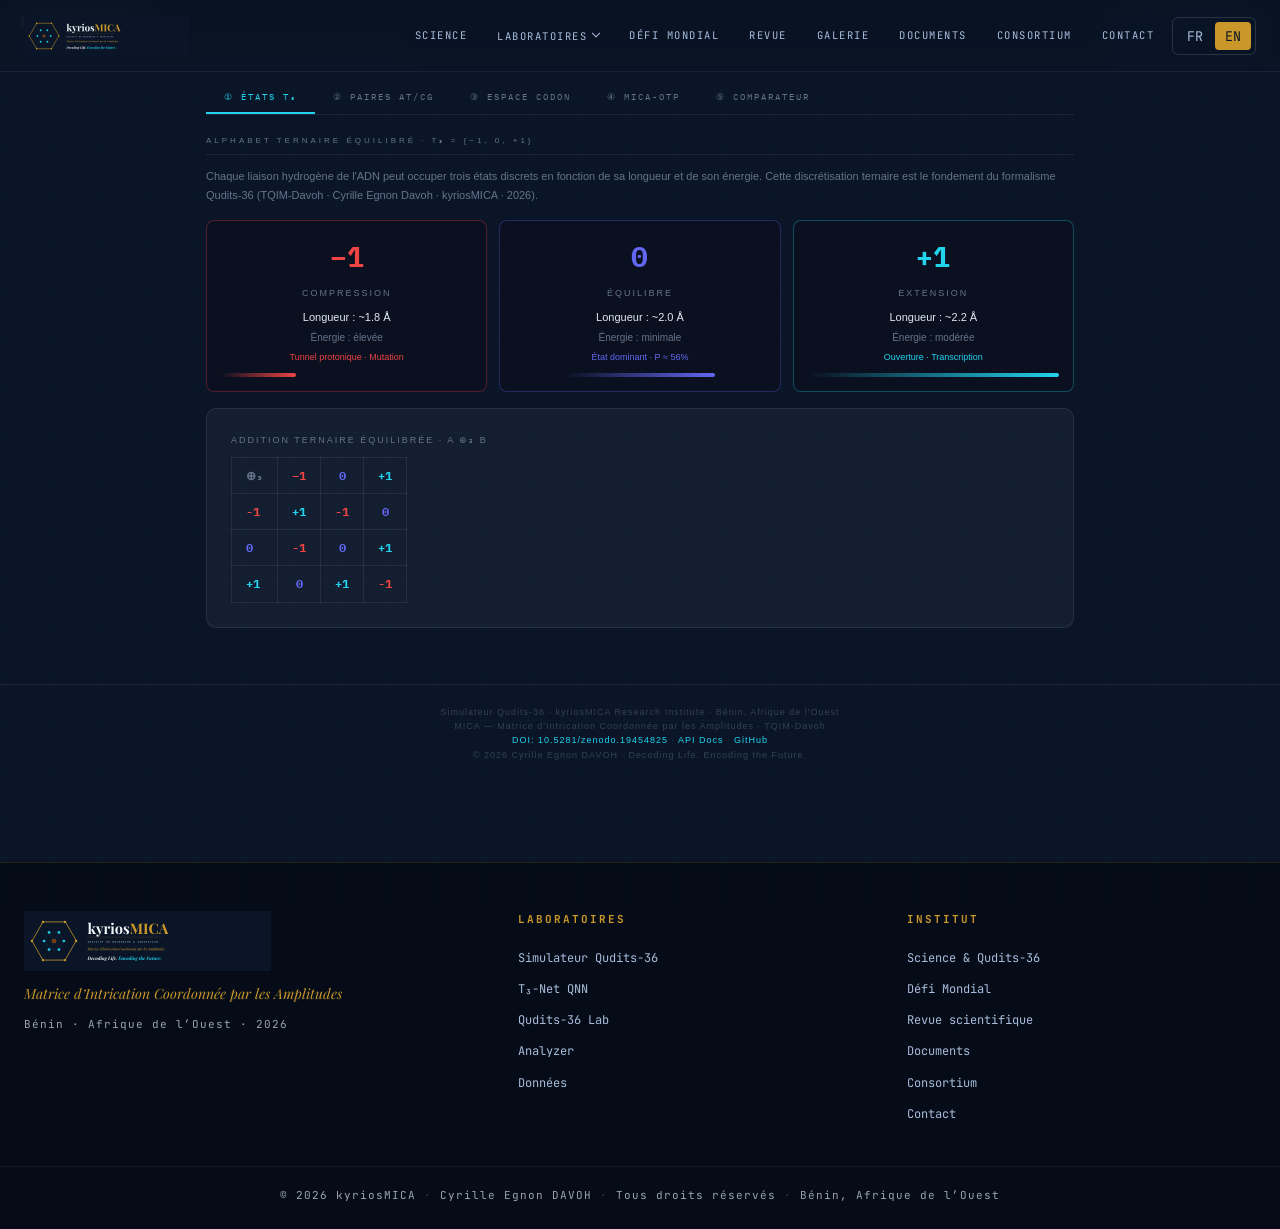
<file: lab/simulateur.html>
<!DOCTYPE html>
<html lang="fr">
<head>
<meta charset="UTF-8"/>
<meta name="viewport" content="width=device-width,initial-scale=1.0"/>
<title>Simulateur Qudits-36 · kyriosMICA</title>
<link href="https://fonts.googleapis.com/css2?family=IBM+Plex+Mono:wght@300;400;500;700&family=Syne:wght@700;800&display=swap" rel="stylesheet"/>
<style>
:root {
  --void:   #02040A; --surface: #0A1020; --card: #0D1525;
  --gold:   #C9972A; --cyan:    #22D3EE; --purple: #A78BFA;
  --green:  #22C55E; --red:     #EF4444; --orange: #F97316;
  --muted:  #64748B; --dim:     #334155; --text:   #E2E8F0;
  --border: rgba(255,255,255,.07);
  --ff:     'IBM Plex Mono', monospace;
}
*,*::before,*::after{box-sizing:border-box;margin:0;padding:0;}
body{
  background:var(--void);color:var(--text);
  font-family:var(--ff);min-height:100vh;
  overflow-x:hidden;
}
body::before{
  content:'';position:fixed;inset:0;pointer-events:none;z-index:0;
  background-image:
    linear-gradient(rgba(34,211,238,.02) 1px,transparent 1px),
    linear-gradient(90deg,rgba(34,211,238,.02) 1px,transparent 1px);
  background-size:48px 48px;
}

/* ── Header ── */
header{
  background:rgba(2,4,10,.95);backdrop-filter:blur(16px);
  border-bottom:1px solid var(--border);
  padding:12px 20px;
  display:flex;align-items:center;justify-content:space-between;
  position:sticky;top:0;z-index:10;
}
.hdr-logo{font-family:'Syne',sans-serif;font-weight:800;font-size:14px;letter-spacing:.5px;}
.hdr-logo span{color:var(--gold);}
.hdr-tag{font-size:8px;letter-spacing:3px;color:var(--muted);text-transform:uppercase;margin-top:1px;}
.hdr-badge{
  font-size:8px;letter-spacing:2px;text-transform:uppercase;
  padding:3px 10px;border-radius:2px;
  background:rgba(34,211,238,.1);
  border:1px solid rgba(34,211,238,.2);
  color:rgba(34,211,238,.7);
}

/* ── Layout ── */
.app{max-width:900px;margin:0 auto;padding:20px 16px;position:relative;z-index:1;}

/* ── Section header ── */
.section-hdr{
  font-size:8px;letter-spacing:3px;text-transform:uppercase;
  color:var(--muted);margin-bottom:12px;margin-top:24px;
  padding-bottom:6px;border-bottom:1px solid var(--border);
}
.section-hdr:first-child{margin-top:0;}

/* ── Card ── */
.card{
  background:var(--card);border-radius:8px;padding:16px;
  border:1px solid var(--border);margin-bottom:12px;
}

/* ── Tabs ── */
.tabs{display:flex;gap:0;border-bottom:1px solid var(--border);margin-bottom:20px;}
.tab-btn{
  background:none;border:none;border-bottom:2px solid transparent;
  padding:10px 18px;cursor:pointer;font-family:var(--ff);
  font-size:9px;letter-spacing:2px;text-transform:uppercase;
  color:var(--muted);transition:all .2s;
}
.tab-btn.active{color:var(--cyan);border-bottom-color:var(--cyan);}
.tab-btn:hover:not(.active){color:var(--text);}
.tab-panel{display:none;}
.tab-panel.active{display:block;}

/* ── T₃ States ── */
.states-grid{
  display:grid;grid-template-columns:repeat(3,1fr);gap:12px;
}
.state-card{
  background:var(--surface);border-radius:8px;padding:14px;
  text-align:center;transition:transform .2s;
}
.state-card:hover{transform:translateY(-2px);}
.state-card.minus{border:1px solid rgba(239,68,68,.3);}
.state-card.zero {border:1px solid rgba(99,102,241,.3);}
.state-card.plus {border:1px solid rgba(34,211,238,.3);}
.state-val{font-size:28px;font-weight:800;font-family:var(--ff);margin-bottom:6px;}
.state-card.minus .state-val{color:#ef4444;}
.state-card.zero  .state-val{color:#6366f1;}
.state-card.plus  .state-val{color:#22d3ee;}
.state-name{font-size:9px;letter-spacing:2px;text-transform:uppercase;color:var(--muted);margin-bottom:8px;}
.state-bond{font-size:11px;color:var(--text);margin-bottom:4px;}
.state-energy{font-size:10px;color:var(--muted);}
.state-bar{height:4px;border-radius:2px;margin-top:8px;}
.state-card.minus .state-bar{background:linear-gradient(90deg,#ef444400,#ef4444);width:30%;}
.state-card.zero  .state-bar{background:linear-gradient(90deg,#6366f100,#6366f1);width:60%;margin:8px auto 0;}
.state-card.plus  .state-bar{background:linear-gradient(90deg,#22d3ee00,#22d3ee);width:100%;}

/* ── Base pairs ── */
.bases-grid{display:grid;grid-template-columns:1fr 1fr;gap:12px;}
.base-card{
  background:var(--surface);border-radius:8px;padding:16px;
}
.base-card.AT{border:1px solid rgba(249,115,22,.3);}
.base-card.CG{border:1px solid rgba(34,211,238,.3);}
.base-name{font-size:22px;font-weight:800;font-family:var(--ff);margin-bottom:6px;}
.base-card.AT .base-name{color:#f97316;}
.base-card.CG .base-name{color:#22d3ee;}
.base-bonds{font-size:11px;color:var(--muted);margin-bottom:10px;}
.base-space{font-size:12px;margin-bottom:6px;}
.base-states{font-size:20px;font-weight:800;color:var(--gold);}
.base-formula{font-size:10px;color:var(--muted);font-family:var(--ff);}

/* ── Codon calculator ── */
.codon-select{
  display:flex;gap:8px;margin-bottom:16px;flex-wrap:wrap;
}
.base-sel{
  flex:1;min-width:80px;
  background:var(--surface);border:1px solid var(--border);
  border-radius:6px;padding:8px;
  color:var(--text);font-family:var(--ff);font-size:13px;
  cursor:pointer;transition:border-color .2s;
}
.base-sel:hover{border-color:var(--cyan);}
.base-sel option{background:var(--surface);}

.codon-result{
  background:var(--surface);border-radius:8px;padding:16px;
  border:1px solid var(--border);
  display:grid;grid-template-columns:repeat(3,1fr);gap:12px;
  text-align:center;
}
.res-label{font-size:9px;letter-spacing:2px;text-transform:uppercase;color:var(--muted);margin-bottom:4px;}
.res-value{font-size:20px;font-weight:800;font-family:var(--ff);}

/* ── MICA-OTP demo ── */
.otp-grid{display:grid;grid-template-columns:1fr 1fr;gap:12px;margin-bottom:12px;}
.otp-label{font-size:9px;letter-spacing:2px;text-transform:uppercase;color:var(--muted);margin-bottom:6px;}
.otp-input{
  width:100%;background:var(--void);
  border:1px solid var(--border);border-radius:6px;
  padding:10px 12px;color:var(--text);font-family:var(--ff);font-size:13px;
  transition:border-color .2s;resize:none;
}
.otp-input:focus{outline:none;border-color:rgba(34,211,238,.4);}
.otp-btn{
  width:100%;padding:10px;border-radius:6px;border:none;cursor:pointer;
  font-family:var(--ff);font-size:10px;letter-spacing:2px;text-transform:uppercase;
  font-weight:700;transition:all .2s;
  background:linear-gradient(135deg,var(--gold),#0891b2);
  color:#02040A;margin-bottom:10px;
}
.otp-result{
  background:var(--surface);border-radius:6px;padding:12px;
  border:1px solid var(--border);font-family:var(--ff);
  font-size:11px;word-break:break-all;line-height:1.8;
  min-height:60px;color:var(--muted);
}
.otp-result.has-content{color:var(--cyan);}

.trit-display{
  display:flex;flex-wrap:wrap;gap:3px;margin-top:8px;
}
.trit{
  width:22px;height:22px;border-radius:3px;
  display:flex;align-items:center;justify-content:center;
  font-size:9px;font-weight:700;font-family:var(--ff);
}
.trit.-1{background:rgba(239,68,68,.15);color:#ef4444;border:1px solid rgba(239,68,68,.2);}
.trit\\.0{background:rgba(99,102,241,.15);color:#6366f1;border:1px solid rgba(99,102,241,.2);}
.trit\\.1{background:rgba(34,211,238,.15);color:#22d3ee;border:1px solid rgba(34,211,238,.2);}

/* ── Comparator ── */
.cmp-table{width:100%;border-collapse:collapse;font-size:12px;}
.cmp-table th{
  color:var(--muted);font-weight:400;padding:8px 12px;
  border-bottom:1px solid var(--border);text-align:left;
  font-size:9px;letter-spacing:2px;text-transform:uppercase;
}
.cmp-table td{padding:10px 12px;border-bottom:1px solid rgba(255,255,255,.04);}
.cmp-table tr:last-child td{border-bottom:none;}
.cmp-bar{height:6px;border-radius:3px;background:var(--surface);margin-top:4px;}
.cmp-fill{height:100%;border-radius:3px;transition:width 1s ease;}

/* ── Footer ── */
footer{
  text-align:center;padding:20px;
  font-size:9px;letter-spacing:1px;color:var(--dim);
  border-top:1px solid var(--border);margin-top:24px;
}
footer a{color:var(--cyan);text-decoration:none;}

@keyframes spin{to{transform:rotate(360deg);}}
</style>
<!-- kyriosMICA shared assets (v3) -->
<link rel="stylesheet" href="/assets/shared/brand.css">
<link rel="stylesheet" href="/assets/shared/nav.css">
<link rel="icon" type="image/svg+xml" href="/assets/favicon.svg">
<link rel="alternate icon" href="/assets/favicon.ico">
<meta name="description" content="Simulateur Qudits-36 · Démo pédagogique interactive. Explorez les 19 683 états par codon via le formalisme T₃ de kyriosMICA." data-fr="Simulateur Qudits-36 · Démo pédagogique interactive. Explorez les 19 683 états par codon via le formalisme T₃ de kyriosMICA." data-en="Qudits-36 Simulator · Interactive educational demo. Explore the 19,683 states per codon via the T₃ formalism of kyriosMICA."/>
<link rel="canonical" href="https://kyriosmica.com/lab/simulateur.html"/>
</head>
<body>
<div id="kyrios-nav"></div>


<header>
  <div>
    <div class="hdr-logo">kyrios<span>MICA</span></div>
    <div class="hdr-tag">Simulateur Qudits-36 · Logique Ternaire Équilibrée</div>
  </div>
  <div class="hdr-badge">PUBLIC · Accès Libre</div>
</header>

<div class="app">

  <!-- Tabs -->
  <div class="tabs">
    <button class="tab-btn active" onclick="switchTab('etats',this)">① États T₃</button>
    <button class="tab-btn" onclick="switchTab('bases',this)">② Paires AT/CG</button>
    <button class="tab-btn" onclick="switchTab('codon',this)">③ Espace Codon</button>
    <button class="tab-btn" onclick="switchTab('otp',this)">④ MICA-OTP</button>
    <button class="tab-btn" onclick="switchTab('comp',this)">⑤ Comparateur</button>
  </div>

  <!-- ① ÉTATS T₃ -->
  <div id="tab-etats" class="tab-panel active">
    <div class="section-hdr">Alphabet Ternaire Équilibré · T₃ = {−1, 0, +1}</div>
    <p style="font-size:11px;color:var(--muted);line-height:1.7;margin-bottom:16px;">
      Chaque liaison hydrogène de l'ADN peut occuper trois états discrets en fonction
      de sa longueur et de son énergie. Cette discrétisation ternaire est le fondement
      du formalisme Qudits-36 (TQIM-Davoh · Cyrille Egnon Davoh · kyriosMICA · 2026).
    </p>
    <div class="states-grid">
      <div class="state-card minus">
        <div class="state-val">−1</div>
        <div class="state-name">Compression</div>
        <div class="state-bond">Longueur : ~1.8 Å</div>
        <div class="state-energy">Énergie : élevée</div>
        <div class="state-energy" style="color:#ef4444;font-size:9px;margin-top:4px;">Tunnel protonique · Mutation</div>
        <div class="state-bar"></div>
      </div>
      <div class="state-card zero">
        <div class="state-val"> 0</div>
        <div class="state-name">Équilibre</div>
        <div class="state-bond">Longueur : ~2.0 Å</div>
        <div class="state-energy">Énergie : minimale</div>
        <div class="state-energy" style="color:#6366f1;font-size:9px;margin-top:4px;">État dominant · P ≈ 56%</div>
        <div class="state-bar"></div>
      </div>
      <div class="state-card plus">
        <div class="state-val">+1</div>
        <div class="state-name">Extension</div>
        <div class="state-bond">Longueur : ~2.2 Å</div>
        <div class="state-energy">Énergie : modérée</div>
        <div class="state-energy" style="color:#22d3ee;font-size:9px;margin-top:4px;">Ouverture · Transcription</div>
        <div class="state-bar"></div>
      </div>
    </div>

    <div class="card" style="margin-top:16px;">
      <div style="font-size:9px;letter-spacing:2px;color:var(--muted);margin-bottom:10px;text-transform:uppercase;">Addition ternaire équilibrée · a ⊕₃ b</div>
      <div style="overflow-x:auto;">
        <table style="border-collapse:collapse;font-family:var(--ff);font-size:12px;">
          <thead>
            <tr>
              <th style="padding:8px 14px;border:1px solid var(--border);color:var(--muted);">⊕₃</th>
              <th style="padding:8px 14px;border:1px solid var(--border);color:#ef4444;">−1</th>
              <th style="padding:8px 14px;border:1px solid var(--border);color:#6366f1;">0</th>
              <th style="padding:8px 14px;border:1px solid var(--border);color:#22d3ee;">+1</th>
            </tr>
          </thead>
          <tbody id="otp-table"></tbody>
        </table>
      </div>
    </div>
  </div>

  <!-- ② PAIRES AT/CG -->
  <div id="tab-bases" class="tab-panel">
    <div class="section-hdr">Espaces Vectoriels des Paires de Bases</div>
    <p style="font-size:11px;color:var(--muted);line-height:1.7;margin-bottom:16px;">
      Les paires AT (2 liaisons H) et CG (3 liaisons H) définissent des espaces
      vectoriels en logique ternaire équilibrée. C'est la construction fondamentale
      de l'EVK (Espace Vectoriel Kyriosmica).
    </p>
    <div class="bases-grid">
      <div class="base-card AT">
        <div class="base-name">AT</div>
        <div class="base-bonds">Adénine — Thymine · 2 liaisons H</div>
        <div class="base-space" style="color:var(--muted);">Espace : <span style="color:#f97316;font-weight:700;">T₃²</span></div>
        <div style="font-size:12px;color:var(--muted);margin:6px 0;">Vecteur : (h₁, h₂) ∈ T₃²</div>
        <div style="font-size:11px;color:var(--muted);margin-bottom:10px;">h₁, h₂ ∈ {−1, 0, +1}</div>
        <div class="base-states">9 états</div>
        <div class="base-formula">3² = 9 configurations possibles</div>
        <div style="margin-top:12px;display:flex;flex-wrap:wrap;gap:4px;" id="at-states"></div>
      </div>
      <div class="base-card CG">
        <div class="base-name">CG</div>
        <div class="base-bonds">Cytosine — Guanine · 3 liaisons H</div>
        <div class="base-space" style="color:var(--muted);">Espace : <span style="color:#22d3ee;font-weight:700;">T₃³</span></div>
        <div style="font-size:12px;color:var(--muted);margin:6px 0;">Vecteur : (h₁, h₂, h₃) ∈ T₃³</div>
        <div style="font-size:11px;color:var(--muted);margin-bottom:10px;">h₁, h₂, h₃ ∈ {−1, 0, +1}</div>
        <div class="base-states">27 états</div>
        <div class="base-formula">3³ = 27 configurations possibles</div>
        <div style="margin-top:12px;display:flex;flex-wrap:wrap;gap:4px;" id="cg-states"></div>
      </div>
    </div>
    <div class="card">
      <div style="font-size:9px;letter-spacing:2px;color:var(--muted);margin-bottom:8px;text-transform:uppercase;">Publication de référence</div>
      <div style="font-size:11px;color:var(--text);line-height:1.6;">
        Davoh, E.C. · "Qudits-36: A Ternary Vector Space Formalization of DNA Hydrogen Bond States"<br/>
        <span style="color:var(--muted);">kyriosMICA · Bénin · Avril 2026 ·</span>
        <a href="https://doi.org/10.5281/zenodo.19454825" target="_blank"
          style="color:var(--cyan);text-decoration:none;">
          DOI: 10.5281/zenodo.19454825 ↗
        </a>
      </div>
    </div>
  </div>

  <!-- ③ ESPACE CODON -->
  <div id="tab-codon" class="tab-panel">
    <div class="section-hdr">Somme Directe · Espace du Codon</div>
    <p style="font-size:11px;color:var(--muted);line-height:1.7;margin-bottom:16px;">
      L'espace d'un codon (3 bases) est la somme directe ⊕ des espaces de ses bases.
      Sélectionne la composition du codon pour voir la capacité informationnelle.
    </p>

    <div class="card">
      <div style="font-size:9px;letter-spacing:2px;color:var(--muted);margin-bottom:12px;text-transform:uppercase;">Composition du codon</div>
      <div class="codon-select">
        <div>
          <div style="font-size:9px;color:var(--muted);margin-bottom:4px;letter-spacing:1px;">BASE 1</div>
          <select class="base-sel" id="base1" onchange="updateCodon()">
            <option value="AT">AT (ℝ²)</option>
            <option value="CG">CG (ℝ³)</option>
          </select>
        </div>
        <div style="display:flex;align-items:flex-end;padding-bottom:8px;color:var(--dim);font-size:18px;">⊕</div>
        <div>
          <div style="font-size:9px;color:var(--muted);margin-bottom:4px;letter-spacing:1px;">BASE 2</div>
          <select class="base-sel" id="base2" onchange="updateCodon()">
            <option value="AT">AT (ℝ²)</option>
            <option value="CG" selected>CG (ℝ³)</option>
          </select>
        </div>
        <div style="display:flex;align-items:flex-end;padding-bottom:8px;color:var(--dim);font-size:18px;">⊕</div>
        <div>
          <div style="font-size:9px;color:var(--muted);margin-bottom:4px;letter-spacing:1px;">BASE 3</div>
          <select class="base-sel" id="base3" onchange="updateCodon()">
            <option value="AT">AT (ℝ²)</option>
            <option value="CG">CG (ℝ³)</option>
          </select>
        </div>
      </div>

      <div class="codon-result" id="codon-result">
        <div>
          <div class="res-label">Espace</div>
          <div class="res-value" id="res-space" style="color:var(--purple);font-size:14px;">ℝ⁷</div>
        </div>
        <div>
          <div class="res-label">États totaux</div>
          <div class="res-value" id="res-states" style="color:var(--gold);">2 187</div>
        </div>
        <div>
          <div class="res-label">× ADN classique</div>
          <div class="res-value" id="res-mult" style="color:var(--cyan);">×34</div>
        </div>
      </div>

      <div id="codon-formula" style="margin-top:12px;font-family:var(--ff);font-size:11px;color:var(--muted);text-align:center;"></div>
    </div>

    <div class="card">
      <div style="font-size:9px;letter-spacing:2px;color:var(--muted);margin-bottom:10px;text-transform:uppercase;">Tableau complet des configurations</div>
      <div style="overflow-x:auto;">
        <table class="cmp-table">
          <thead>
            <tr>
              <th>Composition</th>
              <th>Espace</th>
              <th>Dimension</th>
              <th>États</th>
              <th>× ADN</th>
            </tr>
          </thead>
          <tbody>
            <tr>
              <td style="color:var(--muted);">AT+AT+AT</td>
              <td style="color:var(--purple);">T₃⁶</td>
              <td>6</td>
              <td style="color:var(--gold);font-weight:700;">729</td>
              <td style="color:var(--cyan);">×11</td>
            </tr>
            <tr>
              <td style="color:var(--muted);">AT+AT+CG</td>
              <td style="color:var(--purple);">T₃⁷</td>
              <td>7</td>
              <td style="color:var(--gold);font-weight:700;">2 187</td>
              <td style="color:var(--cyan);">×34</td>
            </tr>
            <tr>
              <td style="color:var(--muted);">AT+CG+CG</td>
              <td style="color:var(--purple);">T₃⁸</td>
              <td>8</td>
              <td style="color:var(--gold);font-weight:700;">6 561</td>
              <td style="color:var(--cyan);">×103</td>
            </tr>
            <tr style="background:rgba(201,151,42,.04);">
              <td style="color:var(--gold);font-weight:700;">CG+CG+CG</td>
              <td style="color:var(--purple);">T₃⁹</td>
              <td>9</td>
              <td style="color:var(--gold);font-weight:800;font-size:14px;">19 683</td>
              <td style="color:var(--cyan);font-weight:800;">×307</td>
            </tr>
          </tbody>
        </table>
      </div>
    </div>
  </div>

  <!-- ④ MICA-OTP -->
  <div id="tab-otp" class="tab-panel">
    <div class="section-hdr">MICA-OTP · Démonstration · Chiffrement Ternaire</div>
    <p style="font-size:11px;color:var(--muted);line-height:1.7;margin-bottom:16px;">
      MICA-OTP est un chiffrement One-Time Pad opérant dans T₃ⁿ.
      Sécurité inconditionnelle au sens de Shannon (1949) : I(M;C) = 0.
      Cette démo utilise l'espace AT+CG+AT = T₃⁷ (7 trits par caractère).
    </p>

    <div class="card">
      <div class="otp-grid">
        <div>
          <div class="otp-label">Message à chiffrer</div>
          <textarea class="otp-input" id="otp-msg" rows="3"
            placeholder="Entrez votre message...">kyriosMICA</textarea>
        </div>
        <div>
          <div class="otp-label">Clé secrète (auto-générée)</div>
          <textarea class="otp-input" id="otp-key" rows="3"
            placeholder="Clé générée automatiquement..."
            readonly style="color:var(--muted);font-size:10px;"></textarea>
        </div>
      </div>
      <button class="otp-btn" onclick="runOTP()">
        ⊕₃ CHIFFRER AVEC MICA-OTP
      </button>

      <div style="margin-bottom:8px;">
        <div class="otp-label">Message chiffré C = M ⊕₃ K</div>
        <div class="otp-result" id="otp-cipher">
          Le résultat apparaîtra ici...
        </div>
      </div>

      <div style="margin-bottom:8px;">
        <div class="otp-label">Vecteurs de trits (premier caractère)</div>
        <div class="otp-result" id="otp-trits">
          Les vecteurs ternaires apparaîtront ici...
        </div>
      </div>

      <button style="
        width:100%;padding:8px;border-radius:6px;cursor:pointer;
        font-family:var(--ff);font-size:10px;letter-spacing:2px;
        background:rgba(167,139,250,.1);border:1px solid rgba(167,139,250,.2);
        color:var(--purple);margin-top:4px;
      " onclick="decryptOTP()">🔓 DÉCHIFFRER (VÉRIFICATION)</button>

      <div id="otp-decrypted" style="
        margin-top:8px;padding:10px 12px;border-radius:6px;
        background:rgba(34,197,94,.06);border:1px solid rgba(34,197,94,.15);
        color:var(--green);font-family:var(--ff);font-size:13px;
        font-weight:700;display:none;
      "></div>
    </div>

    <div class="card">
      <div style="font-size:9px;letter-spacing:2px;color:var(--muted);margin-bottom:8px;text-transform:uppercase;">Propriétés cryptographiques</div>
      <div style="display:grid;grid-template-columns:1fr 1fr;gap:10px;">
        <div style="background:var(--surface);border-radius:6px;padding:12px;border:1px solid var(--border);">
          <div style="color:var(--muted);font-size:9px;letter-spacing:1px;margin-bottom:4px;">SÉCURITÉ</div>
          <div style="color:var(--green);font-weight:700;">Inconditionnelle</div>
          <div style="color:var(--muted);font-size:10px;margin-top:2px;">Shannon 1949 · I(M;C)=0</div>
        </div>
        <div style="background:var(--surface);border-radius:6px;padding:12px;border:1px solid var(--border);">
          <div style="color:var(--muted);font-size:9px;letter-spacing:1px;margin-bottom:4px;">RÉSISTANCE</div>
          <div style="color:var(--green);font-weight:700;">Post-quantique</div>
          <div style="color:var(--muted);font-size:10px;margin-top:2px;">Résistant à tout ordinateur</div>
        </div>
        <div style="background:var(--surface);border-radius:6px;padding:12px;border:1px solid var(--border);">
          <div style="color:var(--muted);font-size:9px;letter-spacing:1px;margin-bottom:4px;">ALPHABET</div>
          <div style="color:var(--cyan);font-weight:700;">T₃ = {−1, 0, +1}</div>
          <div style="color:var(--muted);font-size:10px;margin-top:2px;">Ternaire équilibré</div>
        </div>
        <div style="background:var(--surface);border-radius:6px;padding:12px;border:1px solid var(--border);">
          <div style="color:var(--muted);font-size:9px;letter-spacing:1px;margin-bottom:4px;">ESPACE CLÉ</div>
          <div style="color:var(--gold);font-weight:700;">3ⁿ combinaisons</div>
          <div style="color:var(--muted);font-size:10px;margin-top:2px;">n = longueur message × 7</div>
        </div>
      </div>
    </div>
  </div>

  <!-- ⑤ COMPARATEUR -->
  <div id="tab-comp" class="tab-panel">
    <div class="section-hdr">Comparateur · Qudits-36 vs Systèmes Classiques</div>
    <div class="card" style="overflow-x:auto;">
      <table class="cmp-table">
        <thead>
          <tr>
            <th>Système</th>
            <th>Description</th>
            <th>États/Codon</th>
            <th>Capacité relative</th>
          </tr>
        </thead>
        <tbody>
          <tr>
            <td style="color:var(--muted);">Binaire</td>
            <td style="color:var(--muted);font-size:10px;">bit ∈ {0,1}</td>
            <td>8</td>
            <td>
              <div class="cmp-bar"><div class="cmp-fill" style="width:1%;background:#64748b;"></div></div>
            </td>
          </tr>
          <tr>
            <td style="color:#f97316;">ADN classique</td>
            <td style="color:var(--muted);font-size:10px;">4 bases × codon</td>
            <td>64</td>
            <td>
              <div class="cmp-bar"><div class="cmp-fill" style="width:5%;background:#f97316;"></div></div>
            </td>
          </tr>
          <tr>
            <td style="color:#22d3ee88;">AT+AT+AT</td>
            <td style="color:var(--muted);font-size:10px;">T₃² ⊕ T₃² ⊕ T₃²</td>
            <td style="color:var(--gold);">729</td>
            <td>
              <div class="cmp-bar"><div class="cmp-fill" style="width:15%;background:#22d3ee55;"></div></div>
            </td>
          </tr>
          <tr>
            <td style="color:#22d3eebb;">AT+CG+AT</td>
            <td style="color:var(--muted);font-size:10px;">T₃² ⊕ T₃³ ⊕ T₃²</td>
            <td style="color:var(--gold);">2 187</td>
            <td>
              <div class="cmp-bar"><div class="cmp-fill" style="width:35%;background:#22d3eebb;"></div></div>
            </td>
          </tr>
          <tr style="background:rgba(201,151,42,.04);">
            <td style="color:var(--gold);font-weight:700;">CG+CG+CG</td>
            <td style="color:var(--muted);font-size:10px;">T₃³ ⊕ T₃³ ⊕ T₃³ (max)</td>
            <td style="color:var(--gold);font-weight:800;font-size:14px;">19 683</td>
            <td>
              <div class="cmp-bar"><div class="cmp-fill" style="width:100%;background:linear-gradient(90deg,var(--cyan),var(--gold));"></div></div>
            </td>
          </tr>
        </tbody>
      </table>
    </div>

    <div class="card">
      <div style="display:grid;grid-template-columns:1fr 1fr 1fr;gap:10px;text-align:center;">
        <div>
          <div style="color:var(--muted);font-size:9px;letter-spacing:1px;margin-bottom:4px;">FACTEUR MAX</div>
          <div style="color:var(--cyan);font-size:28px;font-weight:800;">×307</div>
          <div style="color:var(--muted);font-size:10px;">vs ADN classique</div>
        </div>
        <div>
          <div style="color:var(--muted);font-size:9px;letter-spacing:1px;margin-bottom:4px;">BITS/CODON</div>
          <div style="color:var(--gold);font-size:28px;font-weight:800;">14.3</div>
          <div style="color:var(--muted);font-size:10px;">log₂(19 683)</div>
        </div>
        <div>
          <div style="color:var(--muted);font-size:9px;letter-spacing:1px;margin-bottom:4px;">DIMENSION MAX</div>
          <div style="color:var(--purple);font-size:28px;font-weight:800;">ℝ⁹</div>
          <div style="color:var(--muted);font-size:10px;">CG+CG+CG</div>
        </div>
      </div>
    </div>
  </div>

</div>

<footer>
  Simulateur Qudits-36 · kyriosMICA Research Institute · Bénin, Afrique de l'Ouest<br/>
  MICA — Matrice d'Intrication Coordonnée par les Amplitudes · TQIM-Davoh<br/>
  <a href="https://doi.org/10.5281/zenodo.19454825" target="_blank">DOI: 10.5281/zenodo.19454825</a> ·
  <a href="https://api.kyriosmica.com/docs" target="_blank">API Docs</a> ·
  <a href="https://github.com/kyriosMICA/MICA-KERNEL" target="_blank">GitHub</a><br/>
  © 2026 Cyrille Egnon DAVOH · Decoding Life. Encoding the Future.
</footer>

<script>
// ── T₃ Math ──────────────────────────────────────────────────
function t3add(a,b){var s=a+b;return s>1?s-3:s<-1?s+3:s;}
function t3sub(a,b){return t3add(a,-b);}
function intToVec(n,len){
  var v=[],x=((n%Math.pow(3,len))+Math.pow(3,len))%Math.pow(3,len);
  for(var i=0;i<len;i++){v.unshift((x%3)-1);x=Math.floor(x/3);}
  return v;
}
function vecToInt(v){
  return v.reduce(function(a,t){return a*3+(t+1);},0);
}
function randVec(n){
  return Array.from({length:n},function(){return [-1,0,1][Math.floor(Math.random()*3)];});
}

// ── Init ⊕₃ table ────────────────────────────────────────────
(function(){
  var colors={'-1':'#ef4444','0':'#6366f1','1':'#22d3ee'};
  var vals=[-1,0,1];
  var tbody=document.getElementById('otp-table');
  if(!tbody)return;
  vals.forEach(function(a){
    var tr=document.createElement('tr');
    var th=document.createElement('td');
    th.style.cssText='padding:8px 14px;border:1px solid rgba(255,255,255,.07);color:'+colors[a]+';font-weight:700;';
    th.textContent=a>0?'+'+a:a;
    tr.appendChild(th);
    vals.forEach(function(b){
      var res=t3add(a,b);
      var td=document.createElement('td');
      td.style.cssText='padding:8px 14px;border:1px solid rgba(255,255,255,.07);color:'+colors[res]+';font-weight:700;text-align:center;';
      td.textContent=res>0?'+'+res:res;
      tr.appendChild(td);
    });
    tbody.appendChild(tr);
  });
})();

// ── Init AT/CG state grids ────────────────────────────────────
(function(){
  var stateColors={'-1':'rgba(239,68,68,.15)','0':'rgba(99,102,241,.15)','1':'rgba(34,211,238,.15)'};
  var stateText={'-1':'#ef4444','0':'#6366f1','1':'#22d3ee'};
  var stateBorder={'-1':'rgba(239,68,68,.3)','0':'rgba(99,102,241,.3)','1':'rgba(34,211,238,.3)'};

  // AT: 9 states (h1,h2) in T₃²
  var atEl=document.getElementById('at-states');
  if(atEl){
    for(var i=0;i<9;i++){
      var v=intToVec(i,2);
      var d=document.createElement('div');
      d.style.cssText='padding:3px 6px;border-radius:3px;font-size:9px;font-family:monospace;background:'+stateColors[v[0]]+';color:'+stateText[v[0]]+';border:1px solid '+stateBorder[v[0]]+';';
      d.textContent='('+v[0]+','+v[1]+')';
      atEl.appendChild(d);
    }
  }

  // CG: 27 states (h1,h2,h3) in T₃³
  var cgEl=document.getElementById('cg-states');
  if(cgEl){
    for(var j=0;j<27;j++){
      var w=intToVec(j,3);
      var e=document.createElement('div');
      e.style.cssText='padding:2px 5px;border-radius:3px;font-size:8px;font-family:monospace;background:'+stateColors[w[0]]+';color:'+stateText[w[0]]+';border:1px solid '+stateBorder[w[0]]+';';
      e.textContent='('+w[0]+','+w[1]+','+w[2]+')';
      cgEl.appendChild(e);
    }
  }
})();

// ── Tab switcher ─────────────────────────────────────────────
function switchTab(id,btn){
  document.querySelectorAll('.tab-panel').forEach(function(p){p.classList.remove('active');});
  document.querySelectorAll('.tab-btn').forEach(function(b){b.classList.remove('active');});
  var panel=document.getElementById('tab-'+id);
  if(panel)panel.classList.add('active');
  if(btn)btn.classList.add('active');
}

// ── Codon calculator ─────────────────────────────────────────
function updateCodon(){
  var b1=document.getElementById('base1').value;
  var b2=document.getElementById('base2').value;
  var b3=document.getElementById('base3').value;
  var dims={AT:2,CG:3};
  var n=dims[b1]+dims[b2]+dims[b3];
  var states=Math.pow(3,n);
  var mult=Math.round(states/64);
  document.getElementById('res-space').textContent='ℝ'+n;
  document.getElementById('res-states').textContent=states.toLocaleString();
  document.getElementById('res-mult').textContent='×'+mult;
  var spaces={AT:'T₃²',CG:'T₃³'};
  document.getElementById('codon-formula').textContent=
    spaces[b1]+' ⊕ '+spaces[b2]+' ⊕ '+spaces[b3]+' = T₃'+n+
    ' · '+states.toLocaleString()+' états · log₂('+states.toLocaleString()+') ≈ '+(Math.log2(states)).toFixed(1)+' bits/codon';
}
updateCodon();

// ── MICA-OTP ─────────────────────────────────────────────────
var _key=null;
var _enc=null;
var _n=7; // AT+CG+AT = 2+3+2

function runOTP(){
  var msg=document.getElementById('otp-msg').value;
  if(!msg)return;

  // Generate key
  _key=Array.from({length:msg.length},function(){return randVec(_n);});
  document.getElementById('otp-key').value=_key.map(function(v){return v.join(',');}).join(' | ');

  // Encrypt
  _enc=[];
  var firstChar=null;
  for(var i=0;i<msg.length;i++){
    var code=msg.charCodeAt(i);
    var plain=intToVec(code,_n);
    var cipher=plain.map(function(t,j){return t3add(t,_key[i][j]);});
    _enc.push(cipher);
    if(i===0)firstChar={plain:plain,key:_key[0],cipher:cipher,char:msg[0],ascii:code};
  }

  // Display cipher
  var cipherStr=_enc.map(function(v){
    return '['+v.map(function(t){return t>0?'+'+t:t;}).join(' ')+']';
  }).join(' ');
  var cipherEl=document.getElementById('otp-cipher');
  cipherEl.textContent=cipherStr;
  cipherEl.className='otp-result has-content';

  // Display trits for first char
  if(firstChar){
    var html='<div style="font-size:9px;color:var(--muted);margin-bottom:6px;">"'+firstChar.char+'" (ASCII '+firstChar.ascii+') :</div>';
    html+='<div style="margin-bottom:4px;font-size:9px;color:var(--muted);">Plaintext :</div>';
    html+=tritRow(firstChar.plain);
    html+='<div style="margin:6px 0 4px;font-size:9px;color:var(--muted);">Clé K :</div>';
    html+=tritRow(firstChar.key);
    html+='<div style="margin:6px 0 4px;font-size:9px;color:#22d3ee;">Chiffré C = P ⊕₃ K :</div>';
    html+=tritRow(firstChar.cipher);
    var tritsEl=document.getElementById('otp-trits');
    tritsEl.innerHTML=html;
    tritsEl.className='otp-result has-content';
  }

  document.getElementById('otp-decrypted').style.display='none';
}

function tritRow(v){
  var colors={'-1':'rgba(239,68,68,.15)','0':'rgba(99,102,241,.15)','1':'rgba(34,211,238,.15)'};
  var textC={'-1':'#ef4444','0':'#6366f1','1':'#22d3ee'};
  var html='<div style="display:flex;flex-wrap:wrap;gap:3px;margin-bottom:4px;">';
  v.forEach(function(t){
    html+='<div style="width:24px;height:24px;border-radius:3px;display:flex;align-items:center;justify-content:center;font-size:9px;font-weight:700;background:'+colors[t]+';color:'+textC[t]+';">'+( t>0?'+'+t:t)+'</div>';
  });
  html+='</div>';
  return html;
}

function decryptOTP(){
  if(!_enc||!_key)return;
  var decrypted=_enc.map(function(cv,i){
    var plain=cv.map(function(t,j){return t3sub(t,_key[i][j]);});
    var code=vecToInt(plain);
    return (code>=32&&code<127)?String.fromCharCode(code):'?';
  }).join('');
  var el=document.getElementById('otp-decrypted');
  el.textContent='✓ Déchiffré : '+decrypted;
  el.style.display='block';
}
</script>

<!-- kyriosMICA shared footer + scripts (v3) -->
<div id="kyrios-footer"></div>
<script src="/assets/shared/i18n.js"></script>
<script src="/assets/shared/nav.js"></script>
<script src="/assets/shared/footer.js"></script>
</body>
</html>
</file>
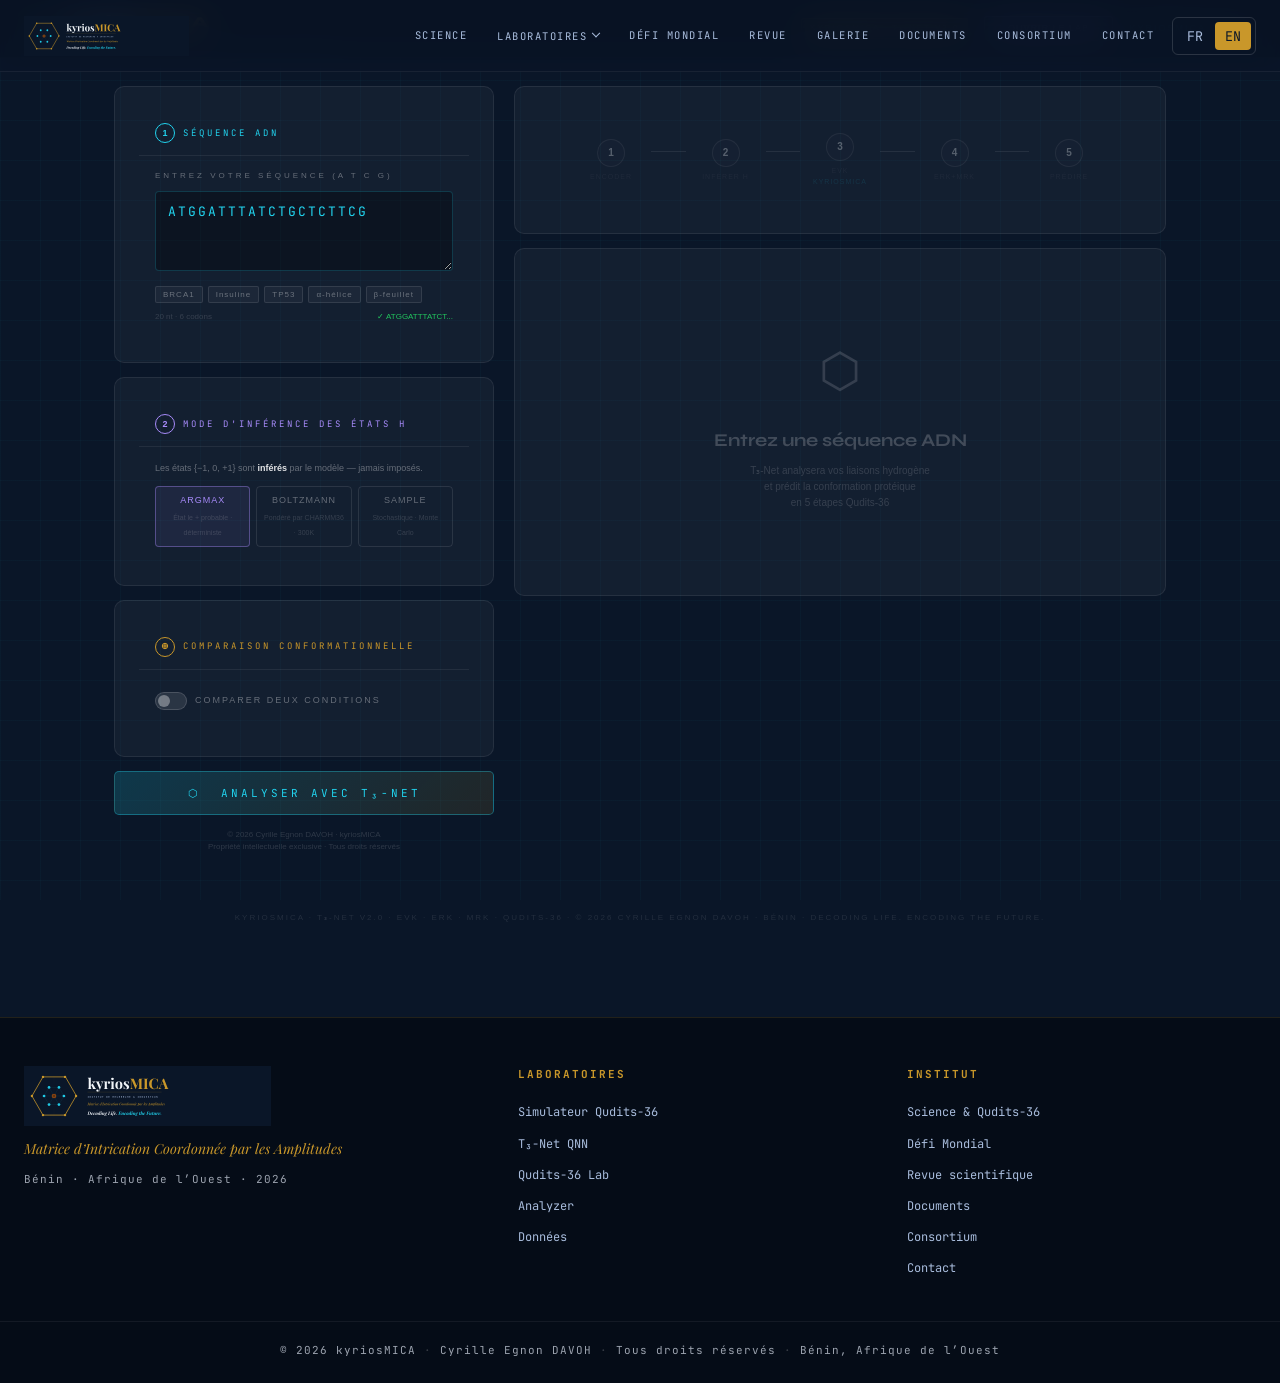
<file: lab/t3net.html>
<!DOCTYPE html>
<html lang="fr">
<head>
<meta charset="UTF-8"/>
<meta name="viewport" content="width=device-width,initial-scale=1.0"/>
<title>T₃-Net · kyriosMICA · EVK · ERK · MRK</title>
<link rel="preconnect" href="https://fonts.googleapis.com"/>
<link href="https://fonts.googleapis.com/css2?family=IBM+Plex+Mono:ital,wght@0,300;0,400;0,500;0,700;1,400&family=Syne:wght@400;600;700;800&family=Crimson+Pro:ital,wght@0,400;0,600;1,400&display=swap" rel="stylesheet"/>
<style>
:root {
  --void:   #02040A;
  --ink:    #080C14;
  --card:   #0C1220;
  --border: rgba(255,255,255,.07);
  --gold:   #C9972A;
  --gold2:  #E8B84B;
  --cyan:   #22D3EE;
  --cyan2:  #0891B2;
  --purple: #A78BFA;
  --green:  #22C55E;
  --red:    #EF4444;
  --muted:  rgba(255,255,255,.35);
  --dim:    rgba(255,255,255,.15);
  --text:   rgba(255,255,255,.88);
  --ff-mono: 'IBM Plex Mono', monospace;
  --ff-syne: 'Syne', sans-serif;
  --ff-serif:'Crimson Pro', Georgia, serif;
}

*, *::before, *::after { box-sizing: border-box; margin: 0; padding: 0; }

body {
  background: var(--void);
  color: var(--text);
  font-family: var(--ff-mono);
  min-height: 100vh;
  overflow-x: hidden;
}

/* ── Grid background ── */
body::before {
  content:'';
  position:fixed; inset:0; pointer-events:none; z-index:0;
  background-image:
    linear-gradient(rgba(34,211,238,.03) 1px, transparent 1px),
    linear-gradient(90deg, rgba(34,211,238,.03) 1px, transparent 1px);
  background-size: 40px 40px;
}

/* ── Header ── */
header {
  position: sticky; top: 0; z-index: 100;
  background: rgba(2,4,10,.95);
  backdrop-filter: blur(16px);
  border-bottom: 1px solid var(--border);
  padding: 0 28px;
  display: flex; align-items: center; justify-content: space-between;
  height: 58px;
}
.hdr-brand {
  display: flex; align-items: center; gap: 12px;
}
.hdr-logo-text {
  font-family: var(--ff-syne);
  font-weight: 800; font-size: 15px; letter-spacing: .5px;
}
.hdr-logo-text span { color: var(--gold); }
.hdr-tag {
  font-size: 8px; letter-spacing: 3px; color: var(--dim);
  text-transform: uppercase;
}
.hdr-badge {
  font-size: 8px; letter-spacing: 2px;
  background: rgba(201,151,42,.15);
  border: 1px solid rgba(201,151,42,.3);
  color: var(--gold); border-radius: 2px;
  padding: 3px 8px; text-transform: uppercase;
}
.hdr-right {
  display: flex; align-items: center; gap: 16px;
  font-size: 9px; letter-spacing: 2px; color: var(--dim);
  text-transform: uppercase;
}
.hdr-right a {
  color: var(--cyan); text-decoration: none;
  transition: opacity .2s;
}
.hdr-right a:hover { opacity: .7; }

/* ── Main layout ── */
.app {
  position: relative; z-index: 1;
  max-width: 1100px; margin: 0 auto;
  padding: 28px 24px;
  display: grid;
  grid-template-columns: 380px 1fr;
  gap: 20px;
  min-height: calc(100vh - 58px);
}

/* ── Panel (left) ── */
.panel {
  display: flex; flex-direction: column; gap: 14px;
}

/* ── Cards ── */
.card {
  background: var(--card);
  border: 1px solid var(--border);
  border-radius: 8px;
  overflow: hidden;
}
.card-header {
  padding: 12px 16px;
  border-bottom: 1px solid var(--border);
  display: flex; align-items: center; gap: 8px;
}
.card-step {
  width: 20px; height: 20px; border-radius: 50%;
  border: 1px solid; font-size: 9px; font-weight: 700;
  display: flex; align-items: center; justify-content: center;
  flex-shrink: 0;
}
.card-title {
  font-family: var(--ff-mono);
  font-size: 9px; letter-spacing: 3px; text-transform: uppercase;
  flex: 1;
}
.card-body { padding: 14px 16px; }

/* ── Sequence input ── */
.seq-label {
  font-size: 8px; letter-spacing: 3px; color: var(--muted);
  text-transform: uppercase; margin-bottom: 8px;
  display: block;
}
.seq-textarea {
  width: 100%; min-height: 80px;
  background: rgba(0,0,0,.3);
  border: 1px solid rgba(34,211,238,.2);
  border-radius: 4px; padding: 10px 12px;
  color: var(--cyan); font-family: var(--ff-mono);
  font-size: 13px; letter-spacing: 2px;
  resize: vertical; outline: none;
  transition: border-color .2s; line-height: 1.6;
  text-transform: uppercase;
}
.seq-textarea:focus { border-color: rgba(34,211,238,.5); }
.seq-textarea::placeholder { color: rgba(34,211,238,.25); letter-spacing: 1px; }

.seq-examples {
  display: flex; flex-wrap: wrap; gap: 5px; margin-top: 8px;
}
.seq-ex {
  font-size: 8px; letter-spacing: 1px;
  background: rgba(255,255,255,.04);
  border: 1px solid rgba(255,255,255,.1);
  border-radius: 2px; padding: 3px 7px;
  cursor: pointer; color: var(--muted);
  transition: all .15s;
}
.seq-ex:hover { border-color: var(--cyan); color: var(--cyan); }
.seq-ex.active { border-color: var(--cyan); color: var(--cyan); background: rgba(34,211,238,.08); }

/* ── Mode selector ── */
.mode-grid {
  display: grid; grid-template-columns: repeat(3, 1fr); gap: 6px;
}
.mode-btn {
  padding: 8px 6px; text-align: center;
  background: transparent;
  border: 1px solid rgba(255,255,255,.1);
  border-radius: 4px; cursor: pointer;
  transition: all .2s;
}
.mode-btn .mode-name {
  font-size: 9px; letter-spacing: 1px;
  text-transform: uppercase; color: var(--muted);
  display: block; margin-bottom: 3px;
}
.mode-btn .mode-desc {
  font-size: 7px; color: var(--dim);
}
.mode-btn.active {
  border-color: rgba(167,139,250,.4);
  background: rgba(167,139,250,.08);
}
.mode-btn.active .mode-name { color: var(--purple); }

/* ── Run button ── */
.btn-run {
  width: 100%; padding: 14px;
  background: linear-gradient(135deg, rgba(34,211,238,.18), rgba(201,151,42,.12));
  border: 1px solid rgba(34,211,238,.35);
  border-radius: 5px; cursor: pointer;
  font-family: var(--ff-mono);
  font-size: 11px; letter-spacing: 3px; text-transform: uppercase;
  color: var(--cyan); transition: all .2s;
  position: relative; overflow: hidden;
}
.btn-run:hover {
  background: linear-gradient(135deg, rgba(34,211,238,.28), rgba(201,151,42,.18));
  border-color: rgba(34,211,238,.6);
}
.btn-run:active { transform: scale(.99); }
.btn-run.running {
  animation: pulse 1s ease-in-out infinite;
  pointer-events: none;
}
@keyframes pulse {
  0%,100%{ opacity:1; } 50%{ opacity:.6; }
}

/* ── Comparison mode ── */
.compare-toggle {
  display: flex; align-items: center; gap: 8px;
  padding: 8px 0; cursor: pointer;
}
.toggle-track {
  width: 32px; height: 18px; border-radius: 9px;
  background: rgba(255,255,255,.1);
  border: 1px solid rgba(255,255,255,.15);
  position: relative; transition: all .2s;
}
.toggle-thumb {
  width: 12px; height: 12px; border-radius: 50%;
  background: var(--muted);
  position: absolute; top: 2px; left: 2px;
  transition: all .2s;
}
.toggle-track.on { background: rgba(167,139,250,.2); border-color: rgba(167,139,250,.4); }
.toggle-track.on .toggle-thumb { left: 16px; background: var(--purple); }
.toggle-label { font-size: 9px; letter-spacing: 2px; color: var(--muted); text-transform: uppercase; }

/* ── Output panel (right) ── */
.output-panel {
  display: flex; flex-direction: column; gap: 14px;
}

/* ── Pipeline steps visual ── */
.pipeline-viz {
  display: flex; align-items: center; gap: 0;
  padding: 12px 16px; overflow-x: auto;
}
.pipe-step {
  display: flex; flex-direction: column; align-items: center; gap: 4px;
  min-width: 80px; opacity: .3; transition: opacity .3s;
}
.pipe-step.done { opacity: 1; }
.pipe-step.active { opacity: 1; }
.pipe-dot {
  width: 28px; height: 28px; border-radius: 50%;
  border: 1.5px solid rgba(255,255,255,.2);
  display: flex; align-items: center; justify-content: center;
  font-size: 10px; font-weight: 700;
  background: rgba(255,255,255,.03);
  transition: all .3s;
}
.pipe-step.done .pipe-dot  { border-color: var(--green); background: rgba(34,197,94,.12); }
.pipe-step.active .pipe-dot{ border-color: var(--cyan); background: rgba(34,211,238,.12); animation: ping .8s ease-in-out infinite; }
@keyframes ping { 0%,100%{box-shadow:0 0 0 0 rgba(34,211,238,.3)} 50%{box-shadow:0 0 0 6px rgba(34,211,238,0)} }
.pipe-label { font-size: 7px; letter-spacing: 1px; color: var(--dim); text-align: center; text-transform: uppercase; }
.pipe-arrow {
  flex: 1; height: 1px; background: rgba(255,255,255,.08);
  min-width: 16px; margin-bottom: 18px;
}

/* ── Results ── */
.results-grid {
  display: grid; grid-template-columns: 1fr 1fr; gap: 10px;
}
.result-card {
  background: rgba(255,255,255,.02);
  border: 1px solid rgba(255,255,255,.07);
  border-radius: 5px; padding: 12px 14px;
  transition: all .3s;
}
.result-card.highlight {
  border-color: rgba(34,211,238,.25);
  background: rgba(34,211,238,.04);
}
.result-lbl {
  font-size: 7px; letter-spacing: 3px; color: var(--dim);
  text-transform: uppercase; margin-bottom: 6px;
}
.result-val {
  font-size: 22px; font-weight: 700; font-family: var(--ff-mono);
}
.result-sub {
  font-size: 9px; color: var(--muted); margin-top: 3px;
}

/* ── Conformation prediction ── */
.conf-prediction {
  padding: 16px;
  display: flex; align-items: center; gap: 14px;
}
.conf-icon { font-size: 28px; }
.conf-class {
  font-family: var(--ff-syne);
  font-size: 16px; font-weight: 700;
}
.conf-confidence {
  font-size: 10px; color: var(--muted); margin-top: 2px;
}
.conf-bars { flex: 1; display: flex; flex-direction: column; gap: 5px; }
.conf-bar-row { display: flex; align-items: center; gap: 7px; }
.conf-bar-label { font-size: 8px; color: var(--dim); min-width: 70px; letter-spacing: 1px; }
.conf-bar-track { flex: 1; height: 4px; background: rgba(255,255,255,.06); border-radius: 2px; overflow: hidden; }
.conf-bar-fill { height: 100%; border-radius: 2px; transition: width .6s ease-out; }
.conf-bar-pct { font-size: 8px; color: var(--muted); min-width: 28px; text-align: right; }

/* ── Codon table ── */
.codon-table { width: 100%; border-collapse: collapse; font-size: 10px; }
.codon-table th {
  text-align: left; padding: 5px 10px;
  font-size: 7px; letter-spacing: 2px; color: var(--dim);
  text-transform: uppercase;
  border-bottom: 1px solid rgba(255,255,255,.06);
  font-weight: 400;
}
.codon-table td {
  padding: 6px 10px;
  border-bottom: 1px solid rgba(255,255,255,.03);
  font-family: var(--ff-mono);
}
.codon-table tr:hover td { background: rgba(255,255,255,.02); }
.trit { display: inline-flex; align-items: center; justify-content: center;
        width: 18px; height: 18px; border-radius: 3px;
        font-size: 9px; font-weight: 700; margin: 0 1px; }
.trit-neg { background: rgba(239,68,68,.15); color: #EF4444; border: 1px solid rgba(239,68,68,.3); }
.trit-zer { background: rgba(129,140,248,.15); color: #818CF8; border: 1px solid rgba(129,140,248,.3); }
.trit-pos { background: rgba(34,211,238,.15); color: #22D3EE; border: 1px solid rgba(34,211,238,.3); }

/* ── MRK matrix ── */
.mrk-matrix-wrap { overflow-x: auto; }
.mrk-matrix { border-collapse: collapse; }
.mrk-matrix td {
  width: 28px; height: 28px; text-align: center;
  font-size: 8px; font-weight: 700; font-family: var(--ff-mono);
  border: 1px solid rgba(255,255,255,.05);
}
.mrk-pos { color: var(--cyan); background: rgba(34,211,238,.1); }
.mrk-neg { color: var(--red);  background: rgba(239,68,68,.1); }
.mrk-zer { color: var(--dim);  background: transparent; }

/* ── Compare diff ── */
.diff-badge {
  display: inline-flex; align-items: center; gap: 4px;
  padding: 2px 7px; border-radius: 2px; font-size: 9px;
}
.diff-badge.diff { background: rgba(201,151,42,.15); border: 1px solid rgba(201,151,42,.3); color: var(--gold); }
.diff-badge.same { background: rgba(255,255,255,.05); border: 1px solid var(--border); color: var(--dim); }

/* ── Empty state ── */
.empty-state {
  text-align: center; padding: 60px 20px;
}
.empty-helix {
  font-size: 48px; opacity: .15; margin-bottom: 16px;
  animation: rotate 8s linear infinite;
}
@keyframes rotate { from{transform:rotate(0deg)} to{transform:rotate(360deg)} }
.empty-title {
  font-family: var(--ff-syne); font-size: 18px; font-weight: 700;
  color: rgba(255,255,255,.2); margin-bottom: 8px;
}
.empty-sub { font-size: 10px; color: var(--dim); line-height: 1.6; }

/* ── Attribution ── */
.attribution {
  text-align: center; padding: 12px;
  font-size: 8px; letter-spacing: 2px; color: rgba(255,255,255,.1);
  text-transform: uppercase;
}

/* ── Responsive ── */
@media (max-width: 720px) {
  .app { grid-template-columns: 1fr; }
  .results-grid { grid-template-columns: 1fr; }
}

/* ── Animations ── */
.fade-in { animation: fadeIn .4s ease both; }
@keyframes fadeIn { from{opacity:0;transform:translateY(8px)} to{opacity:1;transform:none} }
</style>
<!-- kyriosMICA shared assets (v3) -->
<link rel="stylesheet" href="/assets/shared/brand.css">
<link rel="stylesheet" href="/assets/shared/nav.css">
<link rel="icon" type="image/svg+xml" href="/assets/favicon.svg">
<link rel="alternate icon" href="/assets/favicon.ico">
<meta name="description" content="T₃-Net QNN · Réseau de neurones quantique ternaire. Backprop STE, ReLU ternaire, poids en {−1, 0, +1}. kyriosMICA." data-fr="T₃-Net QNN · Réseau de neurones quantique ternaire. Backprop STE, ReLU ternaire, poids en {−1, 0, +1}. kyriosMICA." data-en="T₃-Net QNN · Ternary quantum neural network. STE backprop, ternary ReLU, weights in {−1, 0, +1}. kyriosMICA."/>
<link rel="canonical" href="https://kyriosmica.com/lab/t3net.html"/>
</head>
<body>
<div id="kyrios-nav"></div>


<header>
  <div class="hdr-brand">
    <svg width="28" height="28" viewBox="0 0 100 100">
      <defs>
        <linearGradient id="g1" x1="0%" y1="0%" x2="100%" y2="100%">
          <stop offset="0%" style="stop-color:#E8B84B"/>
          <stop offset="100%" style="stop-color:#C9972A"/>
        </linearGradient>
        <linearGradient id="g2" x1="0%" y1="0%" x2="100%" y2="100%">
          <stop offset="0%" style="stop-color:#22D3EE"/>
          <stop offset="100%" style="stop-color:#0891B2"/>
        </linearGradient>
      </defs>
      <polygon points="50,8 86,29 86,71 50,92 14,71 14,29" fill="none" stroke="url(#g1)" stroke-width="2"/>
      <polygon points="50,8 86,71 14,71" fill="rgba(201,151,42,.06)" stroke="url(#g1)" stroke-width="1.5"/>
      <polygon points="86,29 50,92 14,29" fill="rgba(8,145,178,.06)" stroke="url(#g2)" stroke-width="1.5"/>
      <circle cx="50" cy="50" r="5" fill="url(#g2)" opacity=".9"/>
    </svg>
    <div>
      <div class="hdr-logo-text">kyrios<span>MICA</span></div>
      <div class="hdr-tag">Decoding Life. Encoding the Future.</div>
    </div>
  </div>
  <div class="hdr-right">
    <span class="hdr-badge">kyriosMICA · T₃-Net v2.0</span>
    <a href="https://lab.kyriosmica.com" target="_blank" id="lab-link"
       style="background:rgba(167,139,250,.12);border:1px solid rgba(167,139,250,.3);
              color:var(--purple);padding:4px 10px;border-radius:3px;font-size:9px;
              letter-spacing:1px;text-decoration:none;">
      ⬡ Ouvrir le Lab →
    </a>
    <a href="https://kyriosmica.com" target="_blank">kyriosmica.com ↗</a>
  </div>
</header>

<div class="app">

  <!-- ── LEFT PANEL ── -->
  <div class="panel">

    <!-- Étape 1 : Séquence -->
    <div class="card">
      <div class="card-header">
        <div class="card-step" style="border-color:var(--cyan);color:var(--cyan);">1</div>
        <div class="card-title" style="color:var(--cyan);">Séquence ADN</div>
      </div>
      <div class="card-body">
        <span class="seq-label">Entrez votre séquence (A T C G)</span>
        <textarea class="seq-textarea" id="seq-input"
          placeholder="ATGGATTTATCT..."
          oninput="onSeqInput(this)"></textarea>
        <div class="seq-examples">
          <button class="seq-ex" onclick="loadExample('BRCA1')">BRCA1</button>
          <button class="seq-ex" onclick="loadExample('INSULIN')">Insuline</button>
          <button class="seq-ex" onclick="loadExample('TP53')">TP53</button>
          <button class="seq-ex" onclick="loadExample('HELIX')">α-hélice</button>
          <button class="seq-ex" onclick="loadExample('BETA')">β-feuillet</button>
        </div>
        <div style="margin-top:8px;font-size:8px;color:var(--dim);display:flex;justify-content:space-between;">
          <span id="seq-len">0 nt · 0 codons</span>
          <span id="seq-valid" style="color:var(--green);"></span>
        </div>
      </div>
    </div>

    <!-- Étape 2 : Mode d'inférence -->
    <div class="card">
      <div class="card-header">
        <div class="card-step" style="border-color:var(--purple);color:var(--purple);">2</div>
        <div class="card-title" style="color:var(--purple);">Mode d'inférence des états H</div>
      </div>
      <div class="card-body">
        <div style="font-size:9px;color:var(--muted);margin-bottom:10px;line-height:1.6;">
          Les états {−1, 0, +1} sont <strong style="color:var(--text);">inférés</strong>
          par le modèle — jamais imposés.
        </div>
        <div class="mode-grid">
          <button class="mode-btn active" id="mode-argmax" onclick="setMode('argmax')">
            <span class="mode-name">Argmax</span>
            <span class="mode-desc">État le + probable · déterministe</span>
          </button>
          <button class="mode-btn" id="mode-boltzmann" onclick="setMode('boltzmann')">
            <span class="mode-name">Boltzmann</span>
            <span class="mode-desc">Pondéré par CHARMM36 · 300K</span>
          </button>
          <button class="mode-btn" id="mode-sample" onclick="setMode('sample')">
            <span class="mode-name">Sample</span>
            <span class="mode-desc">Stochastique · Monte Carlo</span>
          </button>
        </div>
      </div>
    </div>

    <!-- Mode comparaison -->
    <div class="card">
      <div class="card-header">
        <div class="card-step" style="border-color:var(--gold);color:var(--gold);">⊕</div>
        <div class="card-title" style="color:var(--gold);">Comparaison conformationnelle</div>
      </div>
      <div class="card-body">
        <div class="compare-toggle" onclick="toggleCompare()">
          <div class="toggle-track" id="compare-track">
            <div class="toggle-thumb"></div>
          </div>
          <span class="toggle-label">Comparer deux conditions</span>
        </div>
        <div id="compare-options" style="display:none;margin-top:10px;">
          <div style="font-size:8px;color:var(--dim);margin-bottom:6px;letter-spacing:1px;">
            CONDITION A · MODE
          </div>
          <select id="mode-A" style="width:100%;background:var(--ink);border:1px solid var(--border);
            border-radius:3px;padding:6px 8px;color:var(--text);font-family:var(--ff-mono);
            font-size:10px;outline:none;margin-bottom:8px;">
            <option value="argmax">Argmax (physiologique)</option>
            <option value="boltzmann">Boltzmann (300K)</option>
            <option value="sample">Sample (stochastique)</option>
          </select>
          <div style="font-size:8px;color:var(--dim);margin-bottom:6px;letter-spacing:1px;">
            CONDITION B · MODE
          </div>
          <select id="mode-B" style="width:100%;background:var(--ink);border:1px solid var(--border);
            border-radius:3px;padding:6px 8px;color:var(--text);font-family:var(--ff-mono);
            font-size:10px;outline:none;">
            <option value="sample">Sample (stress / perturbation)</option>
            <option value="boltzmann">Boltzmann (300K)</option>
            <option value="argmax">Argmax (physiologique)</option>
          </select>
          <div style="margin-top:8px;font-size:8px;color:var(--dim);line-height:1.6;">
            Compare les signatures MRK de la même séquence sous deux conditions.
            Démontre l'hypothèse Qudits-36.
          </div>
        </div>
      </div>
    </div>

    <!-- Lancer -->
    <button class="btn-run" id="btn-run" onclick="runAnalysis()">
      ⬡ &nbsp;Analyser avec T₃-Net
    </button>

    <div style="font-size:8px;color:var(--dim);text-align:center;line-height:1.6;padding:0 8px;">
      © 2026 Cyrille Egnon DAVOH · kyriosMICA<br/>
      Propriété intellectuelle exclusive · Tous droits réservés
    </div>

  </div>

  <!-- ── RIGHT PANEL ── -->
  <div class="output-panel" id="output-panel">

    <!-- Pipeline visualisation -->
    <div class="card">
      <div class="card-body" style="padding:10px 16px;">
        <div class="pipeline-viz">
          <div class="pipe-step" id="pipe-1">
            <div class="pipe-dot">1</div>
            <div class="pipe-label">Encoder</div>
          </div>
          <div class="pipe-arrow"></div>
          <div class="pipe-step" id="pipe-2">
            <div class="pipe-dot">2</div>
            <div class="pipe-label">Inférer H</div>
          </div>
          <div class="pipe-arrow"></div>
          <div class="pipe-step" id="pipe-3">
            <div class="pipe-dot">3</div>
            <div class="pipe-label">EVK<span style='font-size:7px;color:rgba(34,211,238,.4);display:block;letter-spacing:1px;'>Kyriosmica</span></div>
          </div>
          <div class="pipe-arrow"></div>
          <div class="pipe-step" id="pipe-4">
            <div class="pipe-dot">4</div>
            <div class="pipe-label">ERK+MRK</div>
          </div>
          <div class="pipe-arrow"></div>
          <div class="pipe-step" id="pipe-5">
            <div class="pipe-dot">5</div>
            <div class="pipe-label">Prédire</div>
          </div>
        </div>
      </div>
    </div>

    <!-- Empty state -->
    <div id="empty-state" class="card">
      <div class="card-body empty-state">
        <div class="empty-helix">⬡</div>
        <div class="empty-title">Entrez une séquence ADN</div>
        <div class="empty-sub">
          T₃-Net analysera vos liaisons hydrogène<br/>
          et prédit la conformation protéique<br/>
          en 5 étapes Qudits-36
        </div>
      </div>
    </div>

    <!-- Results (hidden initially) -->
    <div id="results-section" style="display:none;">

      <!-- Prédiction principale -->
      <div class="card fade-in" id="conf-card">
        <div class="card-header">
          <div class="card-step" style="border-color:var(--green);color:var(--green);">5</div>
          <div class="card-title" style="color:var(--green);">Prédiction Conformationnelle · kyriosMICA</div>
          <span id="mode-badge" style="font-size:7px;letter-spacing:1px;
            padding:2px 6px;border-radius:2px;background:rgba(167,139,250,.1);
            border:1px solid rgba(167,139,250,.25);color:var(--purple);">argmax</span>
        </div>
        <div class="conf-prediction">
          <div class="conf-icon" id="conf-icon">🧬</div>
          <div>
            <div class="conf-class" id="conf-class">—</div>
            <div class="conf-confidence" id="conf-conf">—</div>
          </div>
          <div class="conf-bars" id="conf-bars"></div>
        </div>
      </div>

      <!-- Ouvrir dans le Lab -->
      <div class="card fade-in" style="border-color:rgba(167,139,250,.2);background:rgba(167,139,250,.04);">
        <div class="card-body" style="display:flex;align-items:center;gap:14px;flex-wrap:wrap;padding:12px 16px;">
          <div style="flex:1;min-width:140px;">
            <div style="font-size:9px;letter-spacing:2px;color:var(--purple);text-transform:uppercase;margin-bottom:4px;">&#x2B21; Approfondir dans le Lab</div>
            <div style="font-size:9px;color:var(--muted);line-height:1.6;">Matrices MRK · Mode manuel FTIR/PDB · MICA-OTP · LaTeX arXiv</div>
          </div>
          <button onclick="openInLab()" style="padding:10px 16px;white-space:nowrap;
            background:rgba(167,139,250,.15);border:1px solid rgba(167,139,250,.35);
            border-radius:4px;cursor:pointer;font-family:var(--ff-mono);font-size:9px;
            letter-spacing:2px;text-transform:uppercase;color:var(--purple);transition:all .2s;"
            onmouseover="this.style.background='rgba(167,139,250,.25)'"
            onmouseout="this.style.background='rgba(167,139,250,.15)'">
            Ouvrir dans le Lab &#x2192;
          </button>
        </div>
      </div>

      <!-- Métriques globales -->
      <div class="card fade-in">
        <div class="card-header">
          <div class="card-step" style="border-color:var(--gold);color:var(--gold);">M</div>
          <div class="card-title" style="color:var(--gold);">Métriques Qudits-36 · kyriosMICA</div>
        </div>
        <div class="card-body">
          <div class="results-grid" id="metrics-grid"></div>
        </div>
      </div>

      <!-- Codons EVK/MRK -->
      <div class="card fade-in">
        <div class="card-header">
          <div class="card-step" style="border-color:var(--purple);color:var(--purple);">3/4</div>
          <div class="card-title" style="color:var(--purple);">Signatures EVK · ERK · MRK · kyriosMICA par codon</div>
        </div>
        <div class="card-body" style="padding:0;">
          <div id="codon-table-wrap"></div>
        </div>
      </div>

      <!-- Comparaison (si activée) -->
      <div class="card fade-in" id="compare-card" style="display:none;">
        <div class="card-header">
          <div class="card-step" style="border-color:var(--gold);color:var(--gold);">Δ</div>
          <div class="card-title" style="color:var(--gold);">Comparaison Conformationnelle</div>
        </div>
        <div class="card-body">
          <div id="compare-result"></div>
        </div>
      </div>

    </div>

  </div>
</div>

<div class="attribution">
  kyriosMICA · T₃-Net v2.0 · EVK · ERK · MRK · Qudits-36 · © 2026 Cyrille Egnon DAVOH · Bénin · Decoding Life. Encoding the Future.
</div>

<script>
// ════════════════════════════════════════════════════════════════
//  T₃-NET v2.0 · ENGINE · kyriosMICA
//  © 2026 Cyrille Egnon DAVOH — Propriété intellectuelle exclusive
// ════════════════════════════════════════════════════════════════

const PC = {
  K_HB:   20.0, DELTA: 0.20, E_PAU: 0.40,
  KAP_AT: 0.30, KAP_CG: 0.50, LAM: 0.12, KBT: 0.596,
};
const E_ST = { '-1': 0.5*PC.K_HB*PC.DELTA**2+PC.E_PAU, '0': 0.0, '1': 0.5*PC.K_HB*PC.DELTA**2 };
const L_ST = { '-1': 1.80, '0': 2.00, '1': 2.20 };
const N_BONDS = { A:2, T:2, C:3, G:3 };
const BASES   = ['A','T','C','G'];

// ── Arithmetic ──────────────────────────────────────────────────
function t3add(a,b){ const s=a+b; return s>1?s-3:s<-1?s+3:s; }
function softmax3(arr){ const m=Math.max(...arr); const e=arr.map(x=>Math.exp(x-m)); const s=e.reduce((a,b)=>a+b,0); return e.map(x=>x/s); }

// ── Step 1: Encoder ─────────────────────────────────────────────
function encodeBase(base, pos, prev, next) {
  const oh = BASES.map(b => b===base ? 1.0 : 0.0);
  const nb = N_BONDS[base]/3.0;
  const pn = pos/2.0;
  const pb = prev ? N_BONDS[prev]/3.0 : 0.5;
  const nx = next ? N_BONDS[next]/3.0 : 0.5;
  return [...oh, nb, pn, pb, nx]; // 8 dims
}

function encodeCodon(codon, prevCodon, nextCodon) {
  return codon.split('').map((base,bi) => {
    const prev = bi>0 ? codon[bi-1] : (prevCodon ? prevCodon[prevCodon.length-1] : null);
    const next = bi<2 ? codon[bi+1] : (nextCodon ? nextCodon[0] : null);
    return encodeBase(base, bi, prev, next);
  });
}

// ── Step 2: Infer H-bond states ─────────────────────────────────
// Simple learned weights (initialized ternary)
const INF_W = Array.from({length:9}, (_,i) =>
  Array.from({length:8}, (_,j) => ((i*3+j)%3===0?1:(i*3+j)%3===1?0:-1)*0.15)
);
const INF_B = Array(9).fill(0);

function inferStates(encBase, nBonds, mode) {
  // W(9×8) × enc(8) → logits(9) → reshape(3,3) → softmax per bond
  const logits = INF_W.map(row => row.reduce((s,w,i)=>s+w*encBase[i],0))
                       .map((v,i)=>v+INF_B[i]);
  const logits3 = [[logits[0],logits[1],logits[2]],
                   [logits[3],logits[4],logits[5]],
                   [logits[6],logits[7],logits[8]]];
  const probas = logits3.slice(0,nBonds).map(l=>softmax3(l));

  // Boltzmann physical weights
  const Z = [-1,0,1].reduce((s,t)=>s+Math.exp(-E_ST[t]/PC.KBT),0);
  const phys = [-1,0,1].map(t=>Math.exp(-E_ST[t]/PC.KBT)/Z);

  return probas.map(p => {
    if(mode==='argmax') {
      return [-1,0,1][p.indexOf(Math.max(...p))];
    } else if(mode==='sample') {
      const r=Math.random(); let cum=0;
      for(let i=0;i<3;i++){ cum+=p[i]; if(r<cum) return [-1,0,1][i]; }
      return 0;
    } else { // boltzmann
      const combined = p.map((pi,i)=>pi*phys[i]);
      const tot = combined.reduce((a,b)=>a+b,0);
      const norm = combined.map(x=>x/tot);
      const r2=Math.random(); let c2=0;
      for(let i=0;i<3;i++){ c2+=norm[i]; if(r2<c2) return [-1,0,1][i]; }
      return 0;
    }
  });
}

// ── Step 3: EVK ─────────────────────────────────────────────────
function computeEVK(codon, statesPerBase) {
  const bases=[]; let vector=[]; let totalStates=1;
  for(let bi=0;bi<3;bi++){
    const base=codon[bi]; const nb=N_BONDS[base];
    const states=statesPerBase[bi]||Array(nb).fill(0);
    bases.push({base,pair:['A','T'].includes(base)?'AT':'CG',
                nBonds:nb,states,space:`T₃${nb}`,nStates:3**nb});
    vector.push(...states); totalStates*=3**nb;
  }
  return {codon,bases,vector,dim:vector.length,totalStates,
          formula:bases.map(b=>b.space).join(' ⊕ '),vsClassical:(totalStates/64).toFixed(1)};
}

// ── Step 4: ERK ─────────────────────────────────────────────────
function computeERK(evk) {
  const v=evk.vector;
  const E=v.reduce((s,t)=>s+E_ST[t],0);
  const Z=[-1,0,1].reduce((s,t)=>s+Math.exp(-E_ST[t]/PC.KBT),0);
  const P={};[-1,0,1].forEach(t=>P[t]=+(Math.exp(-E_ST[t]/PC.KBT)/Z).toFixed(4));
  const dom=[-1,0,1].reduce((a,b)=>P[b]>P[a]?b:a);
  const thermo=E>PC.KBT?'tendu':E>0.2?'perturbé':'équilibre';
  return {E:+E.toFixed(4),P,dom,thermo,
          bondLengths:v.map(t=>L_ST[t]),bondEnergies:v.map(t=>+E_ST[t].toFixed(4))};
}

// ── Step 4: MRK ─────────────────────────────────────────────────
function computeMRK(evk) {
  const {vector:v,bases,dim:n}=evk;
  const offs=[0]; bases.forEach(b=>offs.push(offs[offs.length-1]+b.nBonds));
  const M=Array.from({length:n},()=>Array(n).fill(0));
  for(let bi=0;bi<bases.length;bi++){
    const oi=offs[bi]; const ni=bases[bi].nBonds;
    const kap=bases[bi].base in{C:1,G:1}?PC.KAP_CG:PC.KAP_AT;
    for(let a=0;a<ni;a++) for(let b=0;b<ni;b++){
      M[oi+a][oi+b]=a===b?v[oi+a]**2:kap*v[oi+a]*v[oi+b];
    }
    for(let bj=bi+1;bj<bases.length;bj++){
      const oj=offs[bj]; const nj=bases[bj].nBonds;
      for(let a=0;a<ni;a++) for(let b=0;b<nj;b++){
        const val=PC.LAM*v[oi+a]*v[oj+b];
        M[oi+a][oj+b]=val; M[oj+b][oi+a]=val;
      }
    }
  }
  // Rank approximation (non-zero rows)
  let rank=0; const used=new Set();
  for(let j=0;j<n;j++) for(let i=0;i<n;i++){
    if(!used.has(i)&&Math.abs(M[i][j])>1e-6){used.add(i);rank++;break;}
  }
  const frob=Math.sqrt(M.flat().reduce((s,v)=>s+v*v,0));
  const trace=M.reduce((s,row,i)=>s+row[i],0);
  return {M,rank,frob:+frob.toFixed(4),trace:+trace.toFixed(4),dim:`${n}×${n}`};
}

// ── Step 5: Classify ─────────────────────────────────────────────
const CONFORMATIONS = [
  {name:'B-form (pH 7.4)',    label:'B-form',  icon:'🧬', color:'#22D3EE'},
  {name:'A-form · déshydraté', label:'A-form',  icon:'⚗️', color:'#A78BFA'},
  {name:'Stress acide · pH 5.4',label:'Stress', icon:'⚡', color:'#F59E0B'},
];

function classifyFromFeatures(feats) {
  // Simple rule-based classifier on MRK features
  // (A trained neural net would replace this)
  const {avgRank, avgFrob, avgE} = feats;
  let scores = [0,0,0];
  // B-form: lower rank, lower energy
  scores[0] += avgRank < 4.0 ? 1.5 : 0;
  scores[0] += avgE    < 2.5 ? 1.5 : 0;
  scores[0] += avgFrob < 2.2 ? 1.0 : 0;
  // A-form: medium rank, compressed states
  scores[1] += avgRank > 3.5 && avgRank < 5.5 ? 1.5 : 0;
  scores[1] += feats.fracNeg > 0.35 ? 2.0 : 0;
  // Stress: high rank, high energy, stretched states
  scores[2] += avgRank > 4.5 ? 1.5 : 0;
  scores[2] += avgE    > 3.0 ? 1.5 : 0;
  scores[2] += feats.fracPos > 0.35 ? 2.0 : 0;
  const total = scores.reduce((a,b)=>a+b,0)||1;
  return scores.map(s=>+(s/total).toFixed(3));
}

// ── Full analysis pipeline ───────────────────────────────────────
function analyzeSequence(seq, mode) {
  seq = seq.toUpperCase().replace(/[^ATCG]/g,'');
  const codons=[]; for(let i=0;i+3<=seq.length;i+=3) codons.push(seq.slice(i,i+3));
  if(!codons.length) return null;

  const encCodons = codons.map((codon,ci) => {
    const prev=ci>0?codons[ci-1]:null, next=ci<codons.length-1?codons[ci+1]:null;
    return encodeCodon(codon,prev,next);
  });

  const results=[];
  for(let ci=0;ci<codons.length;ci++){
    const codon=codons[ci]; const encC=encCodons[ci];
    // Step 2: infer states
    const statesPerBase={};
    for(let bi=0;bi<3;bi++){
      statesPerBase[bi]=inferStates(encC[bi], N_BONDS[codon[bi]], mode);
    }
    // Steps 3-4
    const evk=computeEVK(codon,statesPerBase);
    const erk=computeERK(evk);
    const mrk=computeMRK(evk);
    results.push({pos:ci+1,codon,evk,erk,mrk});
  }

  // Global features
  const avgRank = results.reduce((s,c)=>s+c.mrk.rank,0)/results.length;
  const avgFrob = results.reduce((s,c)=>s+c.mrk.frob,0)/results.length;
  const avgE    = results.reduce((s,c)=>s+c.erk.E,0)/results.length;
  const allStates = results.flatMap(c=>c.evk.vector);
  const fracNeg = allStates.filter(t=>t===-1).length/allStates.length;
  const fracPos = allStates.filter(t=>t===1).length/allStates.length;

  // Step 5: classify
  const proba = classifyFromFeatures({avgRank,avgFrob,avgE,fracNeg,fracPos});
  const pred  = proba.indexOf(Math.max(...proba));

  return {seq,codons:results,proba,pred,
          avgRank:+avgRank.toFixed(3),avgFrob:+avgFrob.toFixed(3),avgE:+avgE.toFixed(3),
          fracNeg:+fracNeg.toFixed(3),fracPos:+fracPos.toFixed(3)};
}

// ════════════════════════════════════════════════════════════════
//  UI LOGIC
// ════════════════════════════════════════════════════════════════

let currentMode = 'argmax';
let compareEnabled = false;

const EXAMPLES = {
  BRCA1:   'ATGGATTTATCTGCTCTTCG',
  INSULIN: 'ATGGCCCTGTGGATGCGCCTC',
  TP53:    'ATGGAGGAGCCGCAGTCAGA',
  HELIX:   'GCGAAGAAGCAGCAGCAGAAG',
  BETA:    'AATCTTGATTTAATCGTGAAC',
};

function loadExample(name) {
  document.getElementById('seq-input').value = EXAMPLES[name];
  document.querySelectorAll('.seq-ex').forEach(b=>b.classList.remove('active'));
  event.target.classList.add('active');
  onSeqInput(document.getElementById('seq-input'));
}

function onSeqInput(el) {
  const seq = el.value.toUpperCase().replace(/[^ATCG]/g,'');
  const nt = seq.length, codons = Math.floor(nt/3);
  document.getElementById('seq-len').textContent = `${nt} nt · ${codons} codon${codons!==1?'s':''}`;
  document.getElementById('seq-valid').textContent = nt>0 ? `✓ ${seq.slice(0,12)}${nt>12?'...':''}` : '';
  document.querySelectorAll('.seq-ex').forEach(b=>b.classList.remove('active'));
}

function setMode(mode) {
  currentMode = mode;
  document.querySelectorAll('.mode-btn').forEach(b=>b.classList.remove('active'));
  document.getElementById('mode-'+mode).classList.add('active');
}

function toggleCompare() {
  compareEnabled = !compareEnabled;
  const track = document.getElementById('compare-track');
  track.classList.toggle('on', compareEnabled);
  document.getElementById('compare-options').style.display = compareEnabled ? 'block' : 'none';
}

async function runAnalysis() {
  const seq = document.getElementById('seq-input').value.toUpperCase().replace(/[^ATCG]/g,'');
  if(!seq || seq.length < 3) { alert('Entrez au moins 3 bases (1 codon).'); return; }

  const btn = document.getElementById('btn-run');
  btn.textContent = '⟳ Analyse en cours...';
  btn.classList.add('running');

  // Animate pipeline steps
  await animatePipeline();

  const result = analyzeSequence(seq, currentMode);
  if(!result) { btn.classList.remove('running'); btn.textContent='⬡ Analyser avec T₃-Net'; return; }

  renderResults(result);

  if(compareEnabled) {
    const modeA = document.getElementById('mode-A').value;
    const modeB = document.getElementById('mode-B').value;
    const resA = analyzeSequence(seq, modeA);
    const resB = analyzeSequence(seq, modeB);
    renderComparison(resA, resB, modeA, modeB);
  } else {
    document.getElementById('compare-card').style.display = 'none';
  }

  btn.classList.remove('running');
  btn.textContent = '⬡ Analyser avec T₃-Net';
}

async function animatePipeline() {
  const steps = [1,2,3,4,5];
  for(const s of steps){
    document.querySelectorAll('.pipe-step').forEach(el=>el.classList.remove('active'));
    document.getElementById(`pipe-${s}`).classList.add('active');
    await new Promise(r=>setTimeout(r,200));
    document.getElementById(`pipe-${s}`).classList.remove('active');
    document.getElementById(`pipe-${s}`).classList.add('done');
  }
}

function tritHtml(t) {
  const cls = t===-1?'trit-neg':t===1?'trit-pos':'trit-zer';
  const lbl = t===-1?'−1':t===1?'+1':' 0';
  return `<span class="trit ${cls}">${lbl}</span>`;
}

function renderResults(result) {
  window._lastResult = result;  // Store for "Open in Lab" button
  document.getElementById('empty-state').style.display = 'none';
  document.getElementById('results-section').style.display = 'block';

  // Prediction
  const conf = CONFORMATIONS[result.pred];
  document.getElementById('mode-badge').textContent = currentMode;
  document.getElementById('conf-icon').textContent  = conf.icon;
  document.getElementById('conf-class').textContent = conf.name;
  document.getElementById('conf-class').style.color = conf.color;
  document.getElementById('conf-conf').textContent  =
    `Confiance : ${(result.proba[result.pred]*100).toFixed(0)}%`;

  // Confidence bars
  const bars = document.getElementById('conf-bars');
  bars.innerHTML = CONFORMATIONS.map((c,i)=>`
    <div class="conf-bar-row">
      <span class="conf-bar-label">${c.label}</span>
      <div class="conf-bar-track">
        <div class="conf-bar-fill" style="width:${result.proba[i]*100}%;background:${c.color};"></div>
      </div>
      <span class="conf-bar-pct">${(result.proba[i]*100).toFixed(0)}%</span>
    </div>`).join('');

  // Metrics grid
  const mg = document.getElementById('metrics-grid');
  mg.innerHTML = [
    {l:'Rang MRK · kyriosMICA', v:result.avgRank, c:'var(--cyan)'},
    {l:'Frobenius MRK · kyriosMICA', v:result.avgFrob, c:'var(--purple)'},
    {l:'Énergie ERK · kyriosMICA', v:result.avgE+' kcal/mol', c:'var(--gold)'},
    {l:'États −1 (%)', v:(result.fracNeg*100).toFixed(0)+'%', c:'var(--red)'},
    {l:'États 0 (%)', v:((1-result.fracNeg-result.fracPos)*100).toFixed(0)+'%', c:'#818CF8'},
    {l:'États +1 (%)', v:(result.fracPos*100).toFixed(0)+'%', c:'var(--cyan)'},
  ].map(m=>`
    <div class="result-card">
      <div class="result-lbl">${m.l}</div>
      <div class="result-val" style="color:${m.c};font-size:18px;">${m.v}</div>
    </div>`).join('');

  // Codon table
  const wrap = document.getElementById('codon-table-wrap');
  let html = `<table class="codon-table">
    <thead><tr>
      <th>#</th><th>Codon</th><th>ARNm</th>
      <th>États H inférés</th>
      <th>Rang</th><th>Frob.</th><th>Énergie</th><th>Thermo</th>
    </tr></thead><tbody>`;

  result.codons.forEach(c=>{
    const thColor = c.erk.thermo==='équilibre'?'var(--green)':
                    c.erk.thermo==='perturbé'?'var(--gold)':'var(--red)';
    html += `<tr>
      <td style="color:var(--dim);">${c.pos}</td>
      <td style="color:var(--cyan);font-weight:600;">${c.codon}</td>
      <td style="color:var(--muted);">${c.codon.replace(/T/g,'U')}</td>
      <td>${c.evk.vector.map(t=>tritHtml(t)).join('')}</td>
      <td style="color:var(--purple);">${c.mrk.rank}</td>
      <td style="color:var(--cyan);">${c.mrk.frob}</td>
      <td style="color:var(--gold);">${c.erk.E}</td>
      <td style="color:${thColor};font-size:9px;">${c.erk.thermo}</td>
    </tr>`;
  });
  html += '</tbody></table>';
  wrap.innerHTML = html;
}

function renderComparison(resA, resB, modeA, modeB) {
  const card = document.getElementById('compare-card');
  card.style.display = 'block';
  const el = document.getElementById('compare-result');

  let dRank=0, dFrob=0, dE=0;
  let rows = '';
  for(let i=0;i<Math.min(resA.codons.length, resB.codons.length);i++){
    const cA=resA.codons[i], cB=resB.codons[i];
    const dr=Math.abs(cB.mrk.rank-cA.mrk.rank);
    const df=Math.abs(cB.mrk.frob-cA.mrk.frob);
    dRank+=dr; dFrob+=df; dE+=Math.abs(cB.erk.E-cA.erk.E);
    const diff = dr>0||df>0.05;
    rows+=`<tr>
      <td style="color:var(--cyan);">${cA.codon}</td>
      <td>${cA.evk.vector.map(t=>tritHtml(t)).join('')}</td>
      <td>${cB.evk.vector.map(t=>tritHtml(t)).join('')}</td>
      <td>${diff?`<span class="diff-badge diff">Δrank=${dr}</span>`:'<span class="diff-badge same">—</span>'}</td>
    </tr>`;
  }

  const anyDiff = dRank>0||dFrob>0.1;
  el.innerHTML = `
    <div style="display:flex;gap:20px;margin-bottom:12px;flex-wrap:wrap;">
      <div style="font-size:9px;color:var(--dim);">
        <span style="color:var(--cyan);">A: ${modeA}</span> vs
        <span style="color:var(--gold);">B: ${modeB}</span>
      </div>
      <div style="font-size:9px;">
        ΔRang: <strong style="color:var(--purple);">${dRank}</strong> &nbsp;
        ΔFrob: <strong style="color:var(--cyan);">${dFrob.toFixed(3)}</strong> &nbsp;
        ΔÉnergie: <strong style="color:var(--gold);">${dE.toFixed(3)}</strong> kcal/mol
      </div>
    </div>
    <div style="margin-bottom:10px;padding:8px 12px;border-radius:4px;
      background:${anyDiff?'rgba(34,197,94,.08)':'rgba(255,255,255,.03)'};
      border:1px solid ${anyDiff?'rgba(34,197,94,.25)':'rgba(255,255,255,.07)'};">
      <span style="color:${anyDiff?'var(--green)':'var(--muted)'};font-size:10px;">
        ${anyDiff
          ? '✓ Conformations différentes — hypothèse Qudits-36 vérifiée computationnellement'
          : '— Conformations similaires dans ces conditions'}
      </span>
    </div>
    <table class="codon-table">
      <thead><tr>
        <th>Codon</th><th>États A (${modeA})</th><th>États B (${modeB})</th><th>Différence</th>
      </tr></thead>
      <tbody>${rows}</tbody>
    </table>
    <div style="margin-top:10px;font-size:8px;color:var(--dim);line-height:1.7;">
      Cette démonstration montre que la MÊME séquence produit des signatures MRK différentes
      selon les conditions d'inférence. Le modèle quaternaire (ATCG) ne voit aucune différence.
      Qudits-36 les distingue.<br/>
      © kyriosMICA · Cyrille Egnon DAVOH · 2026
    </div>
  `;
}

// ── Open in Lab ─────────────────────────────────────────────────
function openInLab() {
  var seqEl = document.getElementById('seq-input');
  var seq = seqEl ? seqEl.value.toUpperCase().replace(/[^ATCG]/g,'') : '';
  if (!seq) { alert('Analysez d\'abord une séquence avant d\'ouvrir le Lab.'); return; }

  var pred = window._lastResult
    ? ['B-form (pH 7.4)','A-form · déshydraté','Stress acide · pH 5.4'][window._lastResult.pred] || ''
    : '';

  // Si dans le portail kyriosMICA → envoyer message au parent
  if (window.parent && window.parent !== window) {
    window.parent.postMessage({
      type:       'openLab',
      seq:        seq,
      prediction: pred,
      mode:       currentMode || 'argmax'
    }, '*');
    return;
  }

  // Si standalone → ouvrir lab dans nouvel onglet avec URL params
  var params = new URLSearchParams({seq: seq, from: 't3net', pred: pred});
  window.open('qudits36_lab.html?' + params.toString(), '_blank');
}

// Auto-load BRCA1 on start
window.addEventListener('load', () => {
  document.getElementById('seq-input').value = EXAMPLES.BRCA1;
  document.querySelector('.seq-ex').classList.add('active');
  onSeqInput(document.getElementById('seq-input'));
});
</script>

<!-- kyriosMICA shared footer + scripts (v3) -->
<div id="kyrios-footer"></div>
<script src="/assets/shared/i18n.js"></script>
<script src="/assets/shared/nav.js"></script>
<script src="/assets/shared/footer.js"></script>
</body>
</html>
</file>
<file: assets/shared/brand.css>
/* ==============================================================
   kyriosMICA · brand.css
   Shared design tokens, typography and utility classes.
   v3 · 2026
   ============================================================== */

/* --- Google Fonts (Playfair Display + JetBrains Mono) --- */
@import url('https://fonts.googleapis.com/css2?family=Playfair+Display:ital,wght@0,400;0,500;0,600;0,700;0,800;1,400;1,500;1,700&family=JetBrains+Mono:wght@400;500;700&display=swap');

/* --- Design tokens --- */
:root {
  /* Palette (aligned with brand kit v3) */
  --marine: #0A1628;
  --marine-2: #0F1E36;
  --deep: #050C17;
  --gold: #C9972A;
  --gold-lt: #E8B84B;
  --gold-soft: rgba(201, 151, 42, 0.12);
  --earth: #8B4513;
  --mahog: #5C3310;
  --cyan: #22D3EE;
  --cyan2: #22D3EE;           /* alias used by legacy inline scripts */
  --cyan-soft: rgba(34, 211, 238, 0.12);
  --violet: #A78BFA;
  --white: #F1F5F9;
  --slate: #A8BCDC;
  --mute: #9CA3AF;
  --at: #E8B84B;               /* AT coloring */
  --cg: #22D3EE;               /* CG coloring */
  --danger: #EF4444;
  --warn: #F59E0B;
  --ok: #10B981;

  /* Typography */
  --ff-display: 'Playfair Display', Georgia, serif;
  --ff-mono:    'JetBrains Mono', 'Fira Code', Menlo, monospace;
  --ff-sans:    -apple-system, BlinkMacSystemFont, 'Segoe UI', Roboto, sans-serif;

  /* Layout */
  --nav-h: 72px;
  --container-max: 1320px;
  --radius-sm: 6px;
  --radius-md: 10px;
  --radius-lg: 16px;
  --radius-xl: 24px;

  /* Motion */
  --ease: cubic-bezier(.2, .8, .2, 1);
  --dur-fast: .15s;
  --dur: .25s;
  --dur-slow: .45s;
}

/* --- Reset (light) --- */
*, *::before, *::after { box-sizing: border-box; }
html, body {
  margin: 0;
  padding: 0;
  background: var(--marine);
  color: var(--white);
  font-family: var(--ff-sans);
  line-height: 1.6;
  -webkit-font-smoothing: antialiased;
  -moz-osx-font-smoothing: grayscale;
}
body { min-height: 100vh; }
a { color: inherit; text-decoration: none; }
img, svg { max-width: 100%; display: block; }
button { font-family: inherit; cursor: pointer; border: none; background: none; color: inherit; }

/* --- Container --- */
.container {
  max-width: var(--container-max);
  margin: 0 auto;
  padding: 0 24px;
}

/* --- Typography --- */
.h-hero {
  font-family: var(--ff-display);
  font-weight: 700;
  font-size: clamp(48px, 7vw, 96px);
  line-height: 1.05;
  letter-spacing: -0.01em;
}
.h-section {
  font-family: var(--ff-display);
  font-weight: 700;
  font-size: clamp(32px, 4vw, 48px);
  line-height: 1.15;
  letter-spacing: -0.005em;
}
.h-sub {
  font-family: var(--ff-display);
  font-style: italic;
  font-weight: 500;
  font-size: clamp(18px, 2vw, 22px);
  color: var(--gold);
}
.mono-label {
  font-family: var(--ff-mono);
  font-size: 11px;
  letter-spacing: 3px;
  text-transform: uppercase;
  color: var(--slate);
}
.body-text {
  font-family: var(--ff-sans);
  font-size: 16px;
  line-height: 1.7;
  color: var(--white);
}

/* --- Slogan bicolore (canonical) --- */
.slogan-bicolor {
  font-family: var(--ff-display);
  font-style: italic;
  font-weight: 700;
  font-size: clamp(20px, 2.5vw, 28px);
}
.slogan-bicolor .s-white { color: var(--white); }
.slogan-bicolor .s-cyan  { color: var(--cyan); }

/* --- Bicolor wordmark (H1 "kyriosMICA") --- */
.wordmark {
  font-family: var(--ff-display);
  font-weight: 700;
}
.wordmark .w-white { color: var(--white); }
.wordmark .w-gold  { color: var(--gold); }

/* --- Buttons --- */
.btn {
  display: inline-flex;
  align-items: center;
  justify-content: center;
  gap: 8px;
  padding: 12px 24px;
  font-family: var(--ff-mono);
  font-size: 12px;
  font-weight: 500;
  letter-spacing: 2px;
  text-transform: uppercase;
  border-radius: var(--radius-sm);
  transition: transform var(--dur) var(--ease), background var(--dur) var(--ease), border-color var(--dur) var(--ease);
  cursor: pointer;
}
.btn-gold {
  background: var(--gold);
  color: var(--marine);
  border: 1px solid var(--gold);
}
.btn-gold:hover { background: var(--gold-lt); border-color: var(--gold-lt); }
.btn-outline {
  background: transparent;
  color: var(--white);
  border: 1px solid rgba(255, 255, 255, 0.3);
}
.btn-outline:hover { border-color: var(--gold); color: var(--gold); }
.btn-cyan {
  background: var(--cyan);
  color: var(--marine);
  border: 1px solid var(--cyan);
}
.btn-cyan:hover { filter: brightness(1.1); }

/* --- Cards --- */
.card {
  background: rgba(255, 255, 255, 0.04);
  border: 1px solid rgba(255, 255, 255, 0.08);
  border-radius: var(--radius-md);
  padding: 24px;
}
.card-navy {
  background: var(--marine-2);
  border: 1px solid rgba(201, 151, 42, 0.2);
  border-radius: var(--radius-lg);
}

/* --- Reveal on scroll --- */
.reveal { opacity: 0; transform: translateY(18px); transition: opacity .7s var(--ease), transform .7s var(--ease); }
.reveal.in { opacity: 1; transform: none; }

/* --- Dividers --- */
.gold-rule {
  height: 1px;
  background: linear-gradient(90deg, transparent, var(--gold) 50%, transparent);
  opacity: 0.6;
  margin: 24px 0;
}

/* --- Accessibility --- */
:focus-visible {
  outline: 2px solid var(--gold);
  outline-offset: 2px;
}

/* --- Utilities --- */
.text-center { text-align: center; }
.flex { display: flex; }
.flex-col { flex-direction: column; }
.items-center { align-items: center; }
.justify-center { justify-content: center; }
.justify-between { justify-content: space-between; }
.gap-xs { gap: 6px; }
.gap-sm { gap: 12px; }
.gap-md { gap: 20px; }
.gap-lg { gap: 32px; }
.mt-sm { margin-top: 12px; }
.mt-md { margin-top: 24px; }
.mt-lg { margin-top: 48px; }
.hidden { display: none !important; }
</file>
<file: assets/shared/nav.css>
/* ==============================================================
   kyriosMICA · nav.css
   Shared navbar (with Labs dropdown) and footer styles.
   v3 · 2026
   ============================================================== */

/* =====================================
   NAVBAR
   ===================================== */
.kmica-nav {
  position: fixed;
  top: 0;
  left: 0;
  right: 0;
  z-index: 1000;
  height: var(--nav-h);
  background: rgba(10, 22, 40, 0.85);
  backdrop-filter: blur(16px);
  -webkit-backdrop-filter: blur(16px);
  border-bottom: 1px solid rgba(255, 255, 255, 0.06);
  transition: background var(--dur) var(--ease);
}
.kmica-nav-inner {
  max-width: var(--container-max);
  height: 100%;
  margin: 0 auto;
  padding: 0 24px;
  display: flex;
  align-items: center;
  justify-content: space-between;
  gap: 24px;
}

/* --- Logo --- */
.kmica-logo {
  display: flex;
  align-items: center;
  gap: 10px;
  flex-shrink: 0;
}
.kmica-logo img {
  height: 40px;
  width: auto;
}
@media (max-width: 720px) {
  .kmica-logo img { height: 34px; }
}

/* --- Desktop links --- */
.kmica-nav-links {
  display: flex;
  align-items: center;
  gap: 6px;
  flex-wrap: nowrap;
}
.kmica-nav-links > li { list-style: none; position: relative; }
.kmica-nav-links a,
.kmica-nav-links button.kmica-nav-link {
  display: inline-flex;
  align-items: center;
  gap: 6px;
  padding: 8px 12px;
  border-radius: var(--radius-sm);
  font-family: var(--ff-mono);
  font-size: 10.5px;
  letter-spacing: 1.5px;
  text-transform: uppercase;
  color: var(--slate);
  cursor: pointer;
  transition: color var(--dur) var(--ease), background var(--dur) var(--ease);
  white-space: nowrap;
}
.kmica-nav-links a:hover,
.kmica-nav-links button.kmica-nav-link:hover,
.kmica-nav-links a.active {
  color: var(--cyan);
  background: rgba(34, 211, 238, 0.08);
}

/* --- Dropdown "Laboratoires" --- */
.kmica-nav-dropdown {
  position: relative;
}
.kmica-nav-dropdown > button::after {
  content: "";
  width: 6px;
  height: 6px;
  border-right: 1.5px solid currentColor;
  border-bottom: 1.5px solid currentColor;
  transform: rotate(45deg) translate(-2px, -2px);
  transition: transform var(--dur) var(--ease);
}
.kmica-nav-dropdown.open > button::after {
  transform: rotate(-135deg) translate(-2px, -2px);
}

.kmica-nav-dropdown-menu {
  position: absolute;
  top: calc(100% + 6px);
  left: 0;
  min-width: 260px;
  background: var(--marine-2);
  border: 1px solid rgba(201, 151, 42, 0.25);
  border-radius: var(--radius-md);
  padding: 8px;
  box-shadow: 0 12px 32px rgba(0, 0, 0, 0.4);
  opacity: 0;
  visibility: hidden;
  transform: translateY(-6px);
  transition: all var(--dur) var(--ease);
  list-style: none;
  margin: 0;
}
.kmica-nav-dropdown.open .kmica-nav-dropdown-menu {
  opacity: 1;
  visibility: visible;
  transform: none;
}
.kmica-nav-dropdown-menu li { list-style: none; }
.kmica-nav-dropdown-menu a {
  display: block;
  padding: 12px 16px;
  border-radius: var(--radius-sm);
  color: var(--white);
  font-family: var(--ff-mono);
  font-size: 11px;
  letter-spacing: 1px;
  text-transform: none;
}
.kmica-nav-dropdown-menu a:hover {
  background: rgba(201, 151, 42, 0.12);
  color: var(--gold);
}
.kmica-nav-dropdown-menu a .sub {
  display: block;
  margin-top: 3px;
  font-size: 10px;
  color: var(--mute);
  letter-spacing: .5px;
  text-transform: none;
}

/* --- Lang toggle --- */
.kmica-lang {
  display: inline-flex;
  align-items: center;
  gap: 2px;
  padding: 4px;
  border: 1px solid rgba(255, 255, 255, 0.14);
  border-radius: var(--radius-sm);
  font-family: var(--ff-mono);
  font-size: 10px;
  letter-spacing: 1px;
}
.kmica-lang button {
  padding: 5px 10px;
  border-radius: 4px;
  color: var(--slate);
  transition: all var(--dur) var(--ease);
}
.kmica-lang button.active {
  background: var(--gold);
  color: var(--marine);
}

/* --- Mobile hamburger --- */
.kmica-burger {
  display: none;
  width: 36px;
  height: 36px;
  flex-direction: column;
  align-items: center;
  justify-content: center;
  gap: 5px;
  cursor: pointer;
  background: transparent;
  border: 1px solid rgba(255, 255, 255, 0.15);
  border-radius: var(--radius-sm);
}
.kmica-burger span {
  display: block;
  width: 18px;
  height: 1.5px;
  background: var(--white);
  transition: all var(--dur) var(--ease);
}
.kmica-burger.open span:nth-child(1) { transform: translateY(7px) rotate(45deg); }
.kmica-burger.open span:nth-child(2) { opacity: 0; }
.kmica-burger.open span:nth-child(3) { transform: translateY(-6px) rotate(-45deg); }

/* --- Mobile breakpoint --- */
@media (max-width: 960px) {
  .kmica-burger { display: flex; }
  .kmica-nav-links {
    position: fixed;
    top: var(--nav-h);
    left: 0;
    right: 0;
    flex-direction: column;
    align-items: stretch;
    gap: 4px;
    padding: 20px 24px;
    background: var(--marine-2);
    border-bottom: 1px solid rgba(255, 255, 255, 0.08);
    transform: translateY(-120%);
    transition: transform var(--dur) var(--ease);
    max-height: calc(100vh - var(--nav-h));
    overflow-y: auto;
  }
  .kmica-nav-links.open { transform: translateY(0); }
  .kmica-nav-links > li { width: 100%; }
  .kmica-nav-links a,
  .kmica-nav-links button.kmica-nav-link {
    width: 100%;
    padding: 14px 12px;
    font-size: 12px;
  }
  .kmica-nav-dropdown-menu {
    position: static;
    width: 100%;
    min-width: 0;
    box-shadow: none;
    opacity: 1;
    visibility: visible;
    transform: none;
    display: none;
    margin-top: 4px;
  }
  .kmica-nav-dropdown.open .kmica-nav-dropdown-menu { display: block; }
}

/* Main content offset (pages using the shared nav must leave room) */
body.with-kmica-nav main,
body.with-kmica-nav .kmica-page {
  padding-top: var(--nav-h);
}

/* =====================================
   FOOTER
   ===================================== */
.kmica-footer {
  margin-top: 80px;
  background: var(--deep);
  border-top: 1px solid rgba(201, 151, 42, 0.15);
  padding: 48px 0 24px;
}
.kmica-footer-inner {
  max-width: var(--container-max);
  margin: 0 auto;
  padding: 0 24px;
  display: grid;
  grid-template-columns: 1.3fr 1fr 1fr;
  gap: 40px;
}
@media (max-width: 820px) {
  .kmica-footer-inner { grid-template-columns: 1fr; gap: 28px; }
}
.kmica-footer h4 {
  font-family: var(--ff-mono);
  font-size: 11px;
  letter-spacing: 2px;
  text-transform: uppercase;
  color: var(--gold);
  margin: 0 0 14px;
}
.kmica-footer a {
  display: block;
  font-family: var(--ff-mono);
  font-size: 12px;
  color: var(--slate);
  padding: 6px 0;
  transition: color var(--dur) var(--ease);
}
.kmica-footer a:hover { color: var(--cyan); }
.kmica-footer-brand img { height: 60px; margin-bottom: 12px; }
.kmica-footer-brand p {
  font-family: var(--ff-display);
  font-style: italic;
  font-size: 14px;
  color: var(--gold);
  line-height: 1.5;
  margin: 0 0 12px;
}
.kmica-footer-brand .loc {
  font-family: var(--ff-mono);
  font-size: 11px;
  color: var(--mute);
  letter-spacing: 1px;
}
.kmica-footer-bottom {
  margin-top: 36px;
  padding-top: 20px;
  border-top: 1px solid rgba(255, 255, 255, 0.06);
  text-align: center;
  font-family: var(--ff-mono);
  font-size: 11px;
  color: var(--mute);
  letter-spacing: 1px;
}
.kmica-footer-bottom .sep { color: rgba(255, 255, 255, 0.2); margin: 0 8px; }
</file>
